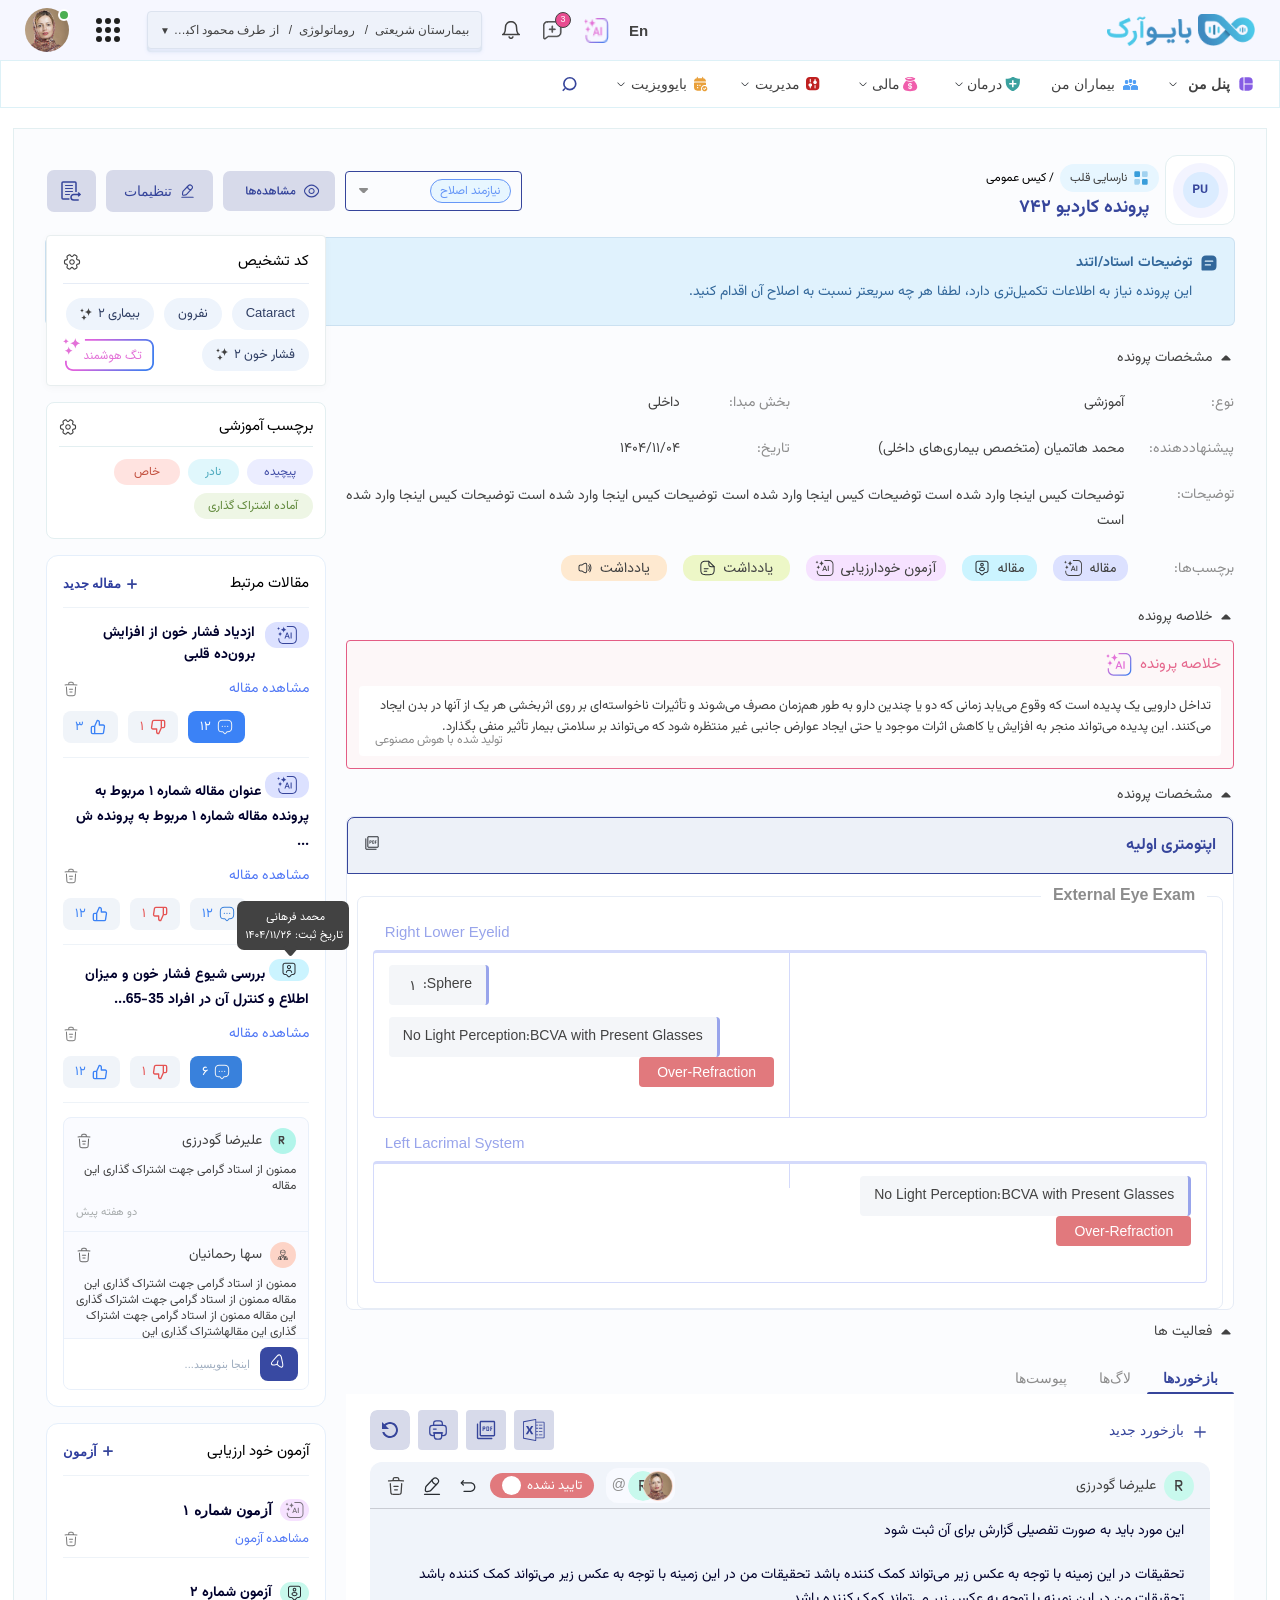
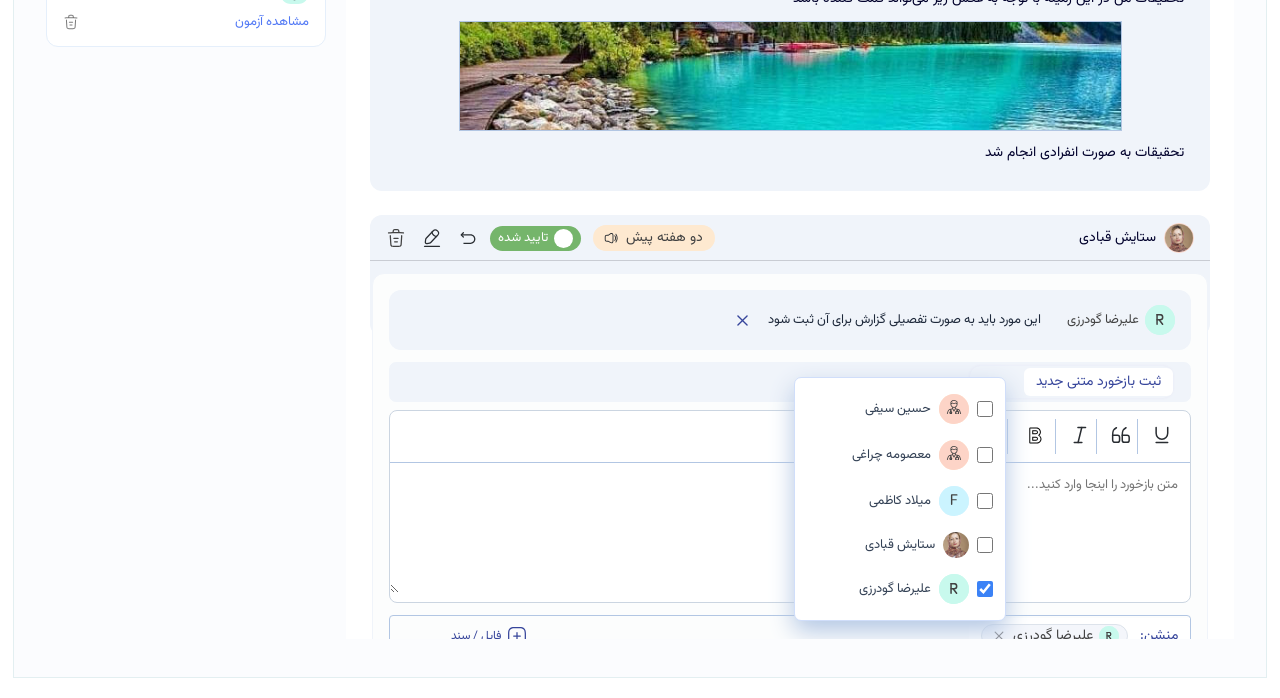
<file: task01-b/index.html>
<!DOCTYPE html>
<html lang="fa">
<head>
    <meta charset="UTF-8">
    <meta name="viewport" content="width=device-width, initial-scale=1.0">
    <title>بایوآرک</title>
    <link rel="stylesheet" href="./style.css">
</head>

<body>

    <header class="navbar">

        <!-- logo-bioarc -->
        <div class="logo">
            <img src="./image/bioarc.png" alt="bioarc">
        </div>

        <!-- left - part -->
        <div class="nav-left">

            <!-- logo-doctor -->
        <div class="log-dr">
            <img src="./image/dr.png" alt="logo doctor" class="logo-doctor">
            <span class="online-status"></span>
        </div>


            <!-- dot-9 -->
            <div class="menu-dots">
                <span></span>
                <span></span>
                <span></span>
                <span></span>
                <span></span>
                <span></span>
                <span></span>
                <span></span>
                <span></span>
            </div>

            <div class="hospital">
                <span>
                    بیمارستان شریعتی&nbsp; / &nbsp;
                     روماتولوژی&nbsp; / &nbsp;
                     از طرف محمود اکبریان
                </span>
                <span class="arrow">▼</span>
            </div>

            <!-- bell -->
            <div class="bell">
                <svg width="18" height="18" viewBox="0 0 18 18" fill="none" xmlns="http://www.w3.org/2000/svg">
                <g clip-path="url(#clip0_44_186)">
                <path d="M9 0.642857C10.4629 0.642857 11.8658 1.22397 12.9002 2.25837C13.9346 3.29277 14.5157 4.69571 14.5157 6.15857C14.5157 12.2914 16.7529 13.5 17.3571 13.5H0.642853C1.26 13.5 3.48428 12.2786 3.48428 6.15857C3.48428 4.69571 4.0654 3.29277 5.0998 2.25837C6.13419 1.22397 7.53714 0.642857 9 0.642857V0.642857Z" stroke="#424242" stroke-width="1.5" stroke-linecap="round" stroke-linejoin="round"/>
                <path d="M7.07141 15.8529C7.18255 16.2797 7.43218 16.6577 7.78119 16.9275C8.1302 17.1973 8.55886 17.3436 8.99998 17.3436C9.44111 17.3436 9.86976 17.1973 10.2188 16.9275C10.5678 16.6577 10.8174 16.2797 10.9286 15.8529" stroke="#424242" stroke-width="1.5" stroke-linecap="round" stroke-linejoin="round"/>
                </g>
                <defs>
                <clipPath id="clip0_44_186">
                <rect width="18" height="18" fill="white"/>
                </clipPath>
                </defs>
                </svg>
            </div>


            <!-- پیام -->
            <div class="message">
                <svg width="19" height="19" viewBox="0 0 19 19" fill="none" xmlns="http://www.w3.org/2000/svg">
                <path fill-rule="evenodd" clip-rule="evenodd" d="M4.51316 1.19737C2.6819 1.19736 1.19737 2.6819 1.19737 4.51316L1.19737 16.8651C1.19737 17.2521 1.63622 17.4758 1.94935 17.2484L5.16095 14.9167L13.9868 14.9167C15.8181 14.9167 17.3026 13.4321 17.3026 11.6009V4.51318C17.3026 2.68192 15.8181 1.19739 13.9868 1.19739L4.51316 1.19737ZM0.250001 4.51316C0.250001 2.15868 2.15869 0.249995 4.51317 0.25L13.9869 0.250019C16.3413 0.250024 18.25 2.1587 18.25 4.51318V11.6009C18.25 13.9553 16.3413 15.864 13.9868 15.864L5.4686 15.864L2.50595 18.015C1.56655 18.6971 0.25 18.026 0.25 16.8651L0.250001 4.51316ZM9.25003 4.98684C9.51164 4.98684 9.72371 5.19891 9.72371 5.46052V7.82894H12.0921C12.3537 7.82894 12.5658 8.04102 12.5658 8.30262C12.5658 8.56423 12.3537 8.77631 12.0921 8.77631H9.72371V11.1447C9.72371 11.4063 9.51164 11.6184 9.25003 11.6184C8.98842 11.6184 8.77634 11.4063 8.77634 11.1447V8.77631H6.40792C6.14631 8.77631 5.93424 8.56423 5.93424 8.30262C5.93424 8.04102 6.14631 7.82894 6.40792 7.82894H8.77634V5.46052C8.77634 5.19891 8.98842 4.98684 9.25003 4.98684Z" fill="#424242" stroke="#424242" stroke-width="0.5" stroke-linecap="round"/>
                </svg>
                <span class="badge">3</span>
            </div>

            <!-- AI -->
            <div class="ai">
                <img src="./image/ai.png" alt="AI LOGO">
            </div>

            <!-- language-->
            <div class="language">
                En
            </div>

        </div>
    </header>
    <!-- part-menu -->
    <div class="menu">
        <div class="menu-panel">
                <svg width="16" height="16" viewBox="0 0 16 16" fill="none" xmlns="http://www.w3.org/2000/svg">
                <path d="M5.50004 1.33334V14.6667H5.20671C2.78004 14.6667 1.33337 13.22 1.33337 10.7933V5.20667C1.33337 2.78 2.78004 1.33334 5.20671 1.33334H5.50004Z" fill="#865DE4"/>
                <path d="M14.6667 5.20667V7.5H6.5V1.33334H10.7933C13.22 1.33334 14.6667 2.78 14.6667 5.20667Z" fill="#865DE4"/>
                <path d="M14.6667 8.5V10.7933C14.6667 13.22 13.22 14.6667 10.7933 14.6667H6.5V8.5H14.6667Z" fill="#865DE4"/>
                </svg>
            <span > پنل من</span>
            <svg width="10" height="10" viewBox="0 0 10 10" fill="none" xmlns="http://www.w3.org/2000/svg">
            <path d="M5.00001 7C4.70834 7 4.41667 6.8875 4.19584 6.66667L1.47917 3.95C1.35834 3.82917 1.35834 3.62917 1.47917 3.50833C1.60001 3.3875 1.80001 3.3875 1.92084 3.50833L4.63751 6.225C4.83751 6.425 5.16251 6.425 5.36251 6.225L8.07917 3.50833C8.20001 3.3875 8.40001 3.3875 8.52084 3.50833C8.64167 3.62917 8.64167 3.82917 8.52084 3.95L5.80417 6.66667C5.58334 6.8875 5.29167 7 5.00001 7Z" fill="#292D32"/>
            </svg>
        </div>
        <div class="my-patyients">
        
            <span class="patients-icon">
                 <svg width="15" height="11" viewBox="0 0 15 11" fill="none" xmlns="http://www.w3.org/2000/svg">
                <path d="M5.22252 2.94557C5.22252 4.03048 4.47701 4.9092 3.55657 4.9092C2.63614 4.9092 1.89062 4.03048 1.89062 2.94557C1.89062 1.86066 2.63614 0.981934 3.55657 0.981934C4.47701 0.981934 5.22252 1.86066 5.22252 2.94557Z" fill="#519FF5"/>
                <path fill-rule="evenodd" clip-rule="evenodd" d="M3.55657 3.92739C4.01696 3.92739 4.38955 3.48822 4.38955 2.94557C4.38955 2.40292 4.01696 1.96375 3.55657 1.96375C3.09619 1.96375 2.7236 2.40292 2.7236 2.94557C2.7236 3.48822 3.09619 3.92739 3.55657 3.92739ZM3.55657 4.9092C4.47701 4.9092 5.22252 4.03048 5.22252 2.94557C5.22252 1.86066 4.47701 0.981934 3.55657 0.981934C2.63614 0.981934 1.89062 1.86066 1.89062 2.94557C1.89062 4.03048 2.63614 4.9092 3.55657 4.9092Z" fill="#519FF5"/>
                <path d="M0 8.12229C0 6.63838 2.35861 5.89087 3.54014 5.89087C4.72167 5.89087 7.08028 6.63838 7.08028 8.12229V10.8H0V8.12229Z" fill="#519FF5"/>
                <path fill-rule="evenodd" clip-rule="evenodd" d="M0.972164 7.84635C0.840579 7.99942 0.832974 8.08724 0.832974 8.12229V9.81814H6.24731V8.12229C6.24731 8.08724 6.23968 7.99942 6.10812 7.84635C5.96922 7.68475 5.73977 7.51141 5.42524 7.3526C4.79243 7.03302 4.0191 6.87269 3.54014 6.87269C3.06118 6.87269 2.28785 7.03302 1.65504 7.3526C1.34052 7.51141 1.11105 7.68475 0.972164 7.84635ZM3.54014 5.89087C2.35861 5.89087 0 6.63838 0 8.12229V10.8H7.08028V8.12229C7.08028 6.63838 4.72167 5.89087 3.54014 5.89087Z" fill="#519FF5"/>
                <path d="M13.1366 2.94557C13.1366 4.03048 12.3911 4.9092 11.4706 4.9092C10.5502 4.9092 9.80469 4.03048 9.80469 2.94557C9.80469 1.86066 10.5502 0.981934 11.4706 0.981934C12.3911 0.981934 13.1366 1.86066 13.1366 2.94557Z" fill="#519FF5"/>
                <path fill-rule="evenodd" clip-rule="evenodd" d="M11.4706 3.92739C11.931 3.92739 12.3036 3.48822 12.3036 2.94557C12.3036 2.40292 11.931 1.96375 11.4706 1.96375C11.0103 1.96375 10.6377 2.40292 10.6377 2.94557C10.6377 3.48822 11.0103 3.92739 11.4706 3.92739ZM11.4706 4.9092C12.3911 4.9092 13.1366 4.03048 13.1366 2.94557C13.1366 1.86066 12.3911 0.981934 11.4706 0.981934C10.5502 0.981934 9.80469 1.86066 9.80469 2.94557C9.80469 4.03048 10.5502 4.9092 11.4706 4.9092Z" fill="#519FF5"/>
                <path d="M9.17565 1.96363C9.17565 3.04854 8.43013 3.92727 7.5097 3.92727C6.58926 3.92727 5.84375 3.04854 5.84375 1.96363C5.84375 0.878726 6.58926 0 7.5097 0C8.43013 0 9.17565 0.878726 9.17565 1.96363Z" fill="#519FF5"/>
                <path fill-rule="evenodd" clip-rule="evenodd" d="M7.5097 2.94545C7.97008 2.94545 8.34267 2.50628 8.34267 1.96363C8.34267 1.42098 7.97008 0.981817 7.5097 0.981817C7.04931 0.981817 6.67672 1.42098 6.67672 1.96363C6.67672 2.50628 7.04931 2.94545 7.5097 2.94545ZM7.5097 3.92727C8.43013 3.92727 9.17565 3.04854 9.17565 1.96363C9.17565 0.878726 8.43013 0 7.5097 0C6.58926 0 5.84375 0.878726 5.84375 1.96363C5.84375 3.04854 6.58926 3.92727 7.5097 3.92727Z" fill="#519FF5"/>
                <path d="M7.92188 8.12229C7.92188 6.63838 10.2805 5.89087 11.462 5.89087C12.6435 5.89087 15.0022 6.63838 15.0022 8.12229V10.8H7.92188V8.12229Z" fill="#519FF5"/>
                <path fill-rule="evenodd" clip-rule="evenodd" d="M8.89404 7.84635C8.76247 7.99942 8.75485 8.08724 8.75485 8.12229V9.81814H14.1692V8.12229C14.1692 8.08724 14.1616 7.99942 14.03 7.84635C13.8911 7.68475 13.6616 7.51141 13.3471 7.3526C12.7143 7.03302 11.941 6.87269 11.462 6.87269C10.9831 6.87269 10.2097 7.03302 9.57691 7.3526C9.26238 7.51141 9.03294 7.68475 8.89404 7.84635ZM11.462 5.89087C10.2805 5.89087 7.92188 6.63838 7.92188 8.12229V10.8H15.0022V8.12229C15.0022 6.63838 12.6435 5.89087 11.462 5.89087Z" fill="#519FF5"/>
                <path fill-rule="evenodd" clip-rule="evenodd" d="M7.51174 7.14061C7.51174 6.31696 6.74236 5.72016 5.84375 5.35218C6.30534 5.09715 6.86902 4.90918 7.51178 4.90918C8.15454 4.90918 8.71818 5.09715 9.17981 5.35218C8.2812 5.72016 7.51174 6.31696 7.51174 7.14061Z" fill="#519FF5"/>
                <path fill-rule="evenodd" clip-rule="evenodd" d="M7.51178 7.14061C7.51178 6.70178 7.73019 6.32737 8.07012 6.01765C8.08928 6.00017 8.10886 5.9829 8.12876 5.96586C8.41876 5.71766 8.78694 5.51305 9.17981 5.35218C8.82463 5.15596 8.40902 4.99941 7.94347 4.93765C7.80399 4.91919 7.65997 4.90918 7.51178 4.90918C7.36355 4.90918 7.21957 4.91919 7.08005 4.93765C6.6145 4.99941 6.19893 5.15596 5.84375 5.35218C6.23662 5.51305 6.6048 5.71766 6.89475 5.96586C6.91466 5.9829 6.93424 6.00017 6.9534 6.01765C7.29337 6.32737 7.51178 6.70178 7.51178 7.14061Z" fill="#519FF5"/>
                </svg>
            </span>

            <span>
                بیماران من
            </span>

        </div>
        <div class="therapy">
            <span class="therapy-icon">
                <svg width="16" height="16" viewBox="0 0 16 16" fill="none" xmlns="http://www.w3.org/2000/svg">
                <g clip-path="url(#clip0_1_2587)">
                <path fill-rule="evenodd" clip-rule="evenodd" d="M6.88828 1.19675C7.57889 0.786263 8.46512 0.786267 9.15576 1.19675L9.96127 1.67551C11.0905 2.34672 12.3774 2.49654 13.6697 2.64702C14.0875 2.69569 14.5059 2.74439 14.9197 2.81081C14.9197 2.81081 14.9288 3.51558 14.9192 3.83554L14.8367 6.58431C14.7658 8.94166 13.6878 11.1771 11.8386 12.8013C10.9662 13.5676 10.064 14.2597 9.02726 14.8349C8.41258 15.1758 7.65213 15.2029 7.01097 14.9065C5.81395 14.3531 4.75385 13.6513 3.78612 12.8013C1.93688 11.1771 0.858891 8.94166 0.788068 6.58431L0.70575 3.8443C0.695999 3.5198 0.70575 2.81081 0.70575 2.81081C1.04172 2.77222 1.38415 2.74058 1.72917 2.70872C3.25232 2.56795 4.82595 2.42253 6.11692 1.65522L6.88828 1.19675ZM7.01825 7.03904V4.34835H8.59931V7.03904H11.3662V8.57657H8.59931V11.2673H7.01825V8.57657H4.25139V7.03904H7.01825Z" fill="#3BA19F"/>
                </g>
                <defs>
                <clipPath id="clip0_1_2587">
                <rect width="16" height="16" fill="white"/>
                </clipPath>
                </defs>
                </svg>
            </span>
            <span class="therapy-txt">
                درمان
            </span>
            <span class="therapy-menu">
            <svg width="10" height="10" viewBox="0 0 10 10" fill="none" xmlns="http://www.w3.org/2000/svg">
            <path d="M5.00001 7C4.70834 7 4.41667 6.8875 4.19584 6.66667L1.47917 3.95C1.35834 3.82917 1.35834 3.62917 1.47917 3.50833C1.60001 3.3875 1.80001 3.3875 1.92084 3.50833L4.63751 6.225C4.83751 6.425 5.16251 6.425 5.36251 6.225L8.07917 3.50833C8.20001 3.3875 8.40001 3.3875 8.52084 3.50833C8.64167 3.62917 8.64167 3.82917 8.52084 3.95L5.80417 6.66667C5.58334 6.8875 5.29167 7 5.00001 7Z" fill="#292D32"/>
            </svg>
            </span>
        </div>
        <div class="Financial">
            <span class="financial-icon">
                <svg width="15" height="15" viewBox="0 0 15 15" fill="none" xmlns="http://www.w3.org/2000/svg">
                <path fill-rule="evenodd" clip-rule="evenodd" d="M7.12661 0C5.25138 0 3.54255 0.589365 2.53182 1.07113C2.44073 1.11454 2.35533 1.15708 2.27599 1.19823C2.11896 1.27967 1.98565 1.35569 1.87907 1.42234L3.02909 3.03337L3.57037 3.23846C5.68633 4.25437 8.52379 4.25437 10.6397 3.23846L11.2544 2.93499L12.3418 1.42234C12.1824 1.32124 11.962 1.1986 11.6909 1.06818C11.6744 1.06024 11.6576 1.05226 11.6407 1.04426C10.6344 0.567738 8.96705 0 7.12661 0ZM4.45185 1.82383C4.03795 1.75113 3.63132 1.65094 3.24744 1.53594C4.1946 1.13571 5.60615 0.711168 7.12661 0.711168C8.18006 0.711168 9.17613 0.915009 9.99999 1.17311C9.03451 1.30281 8.00423 1.52174 7.02273 1.79191C6.25048 2.00451 5.34778 1.98112 4.45185 1.82383ZM11.0782 3.82451L10.9764 3.87338C8.64872 4.99098 5.5614 4.99098 3.23374 3.87338L3.137 3.82692C-0.359545 7.47809 -3.02929 14.2222 7.12661 14.2222C17.2825 14.2222 14.5476 7.3521 11.0782 3.82451ZM6.69523 7.11168C6.23661 7.11168 5.86486 7.46545 5.86486 7.90187C5.86486 8.33829 6.23661 8.69206 6.69523 8.69206V7.11168ZM7.5256 6.3215V5.9264H6.69523V6.3215C5.77804 6.3215 5.03448 7.02907 5.03448 7.90187C5.03448 8.77467 5.77804 9.48225 6.69523 9.48225V11.0626C6.33431 11.0626 6.0262 10.8433 5.91198 10.5359C5.83559 10.3301 5.59839 10.2223 5.3822 10.295C5.16597 10.3677 5.05267 10.5934 5.12911 10.7992C5.35688 11.4125 5.97148 11.8528 6.69523 11.8528V12.2479H7.5256V11.8528C8.44279 11.8528 9.18635 11.1452 9.18635 10.2724C9.18635 9.39963 8.44279 8.69206 7.5256 8.69206V7.11168C7.88652 7.11168 8.19463 7.331 8.30885 7.63842C8.38525 7.84419 8.62244 7.95201 8.83863 7.87927C9.05486 7.80657 9.16816 7.58086 9.09173 7.37513C8.86396 6.76183 8.24936 6.3215 7.5256 6.3215ZM7.5256 9.48225V11.0626C7.98422 11.0626 8.35598 10.7089 8.35598 10.2724C8.35598 9.83601 7.98422 9.48225 7.5256 9.48225Z" fill="#F05EAC"/>
                </svg>
            </span>
            <span class="financial-txt">
                مالی
            </span>
            <span class="financial-menu">
            <svg width="10" height="10" viewBox="0 0 10 10" fill="none" xmlns="http://www.w3.org/2000/svg">
            <path d="M5.00001 7C4.70834 7 4.41667 6.8875 4.19584 6.66667L1.47917 3.95C1.35834 3.82917 1.35834 3.62917 1.47917 3.50833C1.60001 3.3875 1.80001 3.3875 1.92084 3.50833L4.63751 6.225C4.83751 6.425 5.16251 6.425 5.36251 6.225L8.07917 3.50833C8.20001 3.3875 8.40001 3.3875 8.52084 3.50833C8.64167 3.62917 8.64167 3.82917 8.52084 3.95L5.80417 6.66667C5.58334 6.8875 5.29167 7 5.00001 7Z" fill="#292D32"/>
            </svg>
            </span>
        </div>
        <div class="management">
            <span class="managment-icon">
               <svg width="14" height="14" viewBox="0 0 14 14" fill="none" xmlns="http://www.w3.org/2000/svg">
                <path d="M9.46 0H3.87333C1.44667 0 0 1.44667 0 3.87333V9.45333C0 11.8867 1.44667 13.3333 3.87333 13.3333H9.45333C11.88 13.3333 13.3267 11.8867 13.3267 9.46V3.87333C13.3333 1.44667 11.8867 0 9.46 0ZM3.78 2.33333C3.78 2.06 4.00667 1.83333 4.28 1.83333C4.55333 1.83333 4.78 2.06 4.78 2.33333V4.93333C4.78 5.20667 4.55333 5.43333 4.28 5.43333C4.00667 5.43333 3.78 5.20667 3.78 4.93333V2.33333ZM5.12787 9.56616C4.93104 9.67011 4.78 9.85986 4.78 10.0825V11C4.78 11.2733 4.55333 11.5 4.28 11.5C4.00667 11.5 3.78 11.2733 3.78 11V10.0825C3.78 9.85986 3.62892 9.67017 3.43222 9.56596C2.85698 9.2612 2.46667 8.66096 2.46667 7.96667C2.46667 6.96667 3.28 6.14667 4.28 6.14667C5.28 6.14667 6.1 6.96 6.1 7.96667C6.1 8.66111 5.70482 9.26145 5.12787 9.56616ZM9.55333 11C9.55333 11.2733 9.32667 11.5 9.05333 11.5C8.78 11.5 8.55333 11.2733 8.55333 11V8.4C8.55333 8.12667 8.78 7.9 9.05333 7.9C9.32667 7.9 9.55333 8.12667 9.55333 8.4V11ZM9.05333 7.18C8.05333 7.18 7.23333 6.36667 7.23333 5.36C7.23333 4.66556 7.62851 4.06521 8.20547 3.76051C8.4023 3.65655 8.55333 3.46681 8.55333 3.24421V2.33333C8.55333 2.06 8.78 1.83333 9.05333 1.83333C9.32667 1.83333 9.55333 2.06 9.55333 2.33333V3.25088C9.55333 3.47347 9.70442 3.66316 9.90111 3.76737C10.4764 4.07214 10.8667 4.67238 10.8667 5.36667C10.8667 6.36667 10.0533 7.18 9.05333 7.18Z" fill="#BF1F1F"/>
                </svg>
                
            </span>
            <span class="managment-txt">مدیریت</span>
            <span class="management-menu">
                <svg width="10" height="10" viewBox="0 0 10 10" fill="none" xmlns="http://www.w3.org/2000/svg">
                <path d="M5.00001 7C4.70834 7 4.41667 6.8875 4.19584 6.66667L1.47917 3.95C1.35834 3.82917 1.35834 3.62917 1.47917 3.50833C1.60001 3.3875 1.80001 3.3875 1.92084 3.50833L4.63751 6.225C4.83751 6.425 5.16251 6.425 5.36251 6.225L8.07917 3.50833C8.20001 3.3875 8.40001 3.3875 8.52084 3.50833C8.64167 3.62917 8.64167 3.82917 8.52084 3.95L5.80417 6.66667C5.58334 6.8875 5.29167 7 5.00001 7Z" fill="#292D32"/>
                </svg>
            </span>
        </div>
        
        <div class="biovisit">
            <span class="biovisit-icon">
                <svg width="16" height="16" viewBox="0 0 16 16" fill="none" xmlns="http://www.w3.org/2000/svg">
                <path d="M11.1667 2.37334V1.33334C11.1667 1.06 10.94 0.833336 10.6667 0.833336C10.3933 0.833336 10.1667 1.06 10.1667 1.33334V2.33334H5.83332V1.33334C5.83332 1.06 5.60666 0.833336 5.33332 0.833336C5.05999 0.833336 4.83332 1.06 4.83332 1.33334V2.37334C3.03332 2.54 2.15999 3.61334 2.02666 5.20667C2.01332 5.4 2.17332 5.56 2.35999 5.56H13.64C13.8333 5.56 13.9933 5.39334 13.9733 5.20667C13.84 3.61334 12.9667 2.54 11.1667 2.37334Z" fill="#E9A03A"/>
                <path d="M12.6667 10C11.1933 10 10 11.1933 10 12.6667C10 13.1667 10.14 13.64 10.3867 14.04C10.8467 14.8133 11.6933 15.3333 12.6667 15.3333C13.64 15.3333 14.4867 14.8133 14.9467 14.04C15.1933 13.64 15.3333 13.1667 15.3333 12.6667C15.3333 11.1933 14.14 10 12.6667 10ZM14.0467 12.38L12.6267 13.6933C12.5333 13.78 12.4067 13.8267 12.2867 13.8267C12.16 13.8267 12.0333 13.78 11.9333 13.68L11.2733 13.02C11.08 12.8267 11.08 12.5067 11.2733 12.3133C11.4667 12.12 11.7867 12.12 11.98 12.3133L12.3 12.6333L13.3667 11.6467C13.5667 11.46 13.8867 11.4733 14.0733 11.6733C14.26 11.8733 14.2467 12.1867 14.0467 12.38Z" fill="#E9A03A"/>
                <path d="M13.3333 6.56H2.66667C2.3 6.56 2 6.86 2 7.22666V11.3333C2 13.3333 3 14.6667 5.33333 14.6667H8.62C9.08 14.6667 9.4 14.22 9.25333 13.7867C9.12 13.4 9.00667 12.9733 9.00667 12.6667C9.00667 10.6467 10.6533 9 12.6733 9C12.8667 9 13.06 9.01333 13.2467 9.04666C13.6467 9.10666 14.0067 8.79333 14.0067 8.39333V7.23333C14 6.86 13.7 6.56 13.3333 6.56ZM6.14 12.14C6.01333 12.26 5.84 12.3333 5.66667 12.3333C5.49333 12.3333 5.32 12.26 5.19333 12.14C5.07333 12.0133 5 11.84 5 11.6667C5 11.4933 5.07333 11.32 5.19333 11.1933C5.26 11.1333 5.32667 11.0867 5.41333 11.0533C5.66 10.9467 5.95333 11.0067 6.14 11.1933C6.26 11.32 6.33333 11.4933 6.33333 11.6667C6.33333 11.84 6.26 12.0133 6.14 12.14ZM6.14 9.80666C6.10667 9.83333 6.07333 9.86 6.04 9.88666C6 9.91333 5.96 9.93333 5.92 9.94666C5.88 9.96666 5.84 9.98 5.8 9.98666C5.75333 9.99333 5.70667 10 5.66667 10C5.49333 10 5.32 9.92666 5.19333 9.80666C5.07333 9.68 5 9.50666 5 9.33333C5 9.16 5.07333 8.98666 5.19333 8.86C5.34667 8.70666 5.58 8.63333 5.8 8.68C5.84 8.68666 5.88 8.7 5.92 8.72C5.96 8.73333 6 8.75333 6.04 8.78C6.07333 8.80666 6.10667 8.83333 6.14 8.86C6.26 8.98666 6.33333 9.16 6.33333 9.33333C6.33333 9.50666 6.26 9.68 6.14 9.80666ZM8.47333 9.80666C8.34667 9.92666 8.17333 10 8 10C7.82667 10 7.65333 9.92666 7.52667 9.80666C7.40667 9.68 7.33333 9.50666 7.33333 9.33333C7.33333 9.16 7.40667 8.98666 7.52667 8.86C7.78 8.61333 8.22667 8.61333 8.47333 8.86C8.59333 8.98666 8.66667 9.16 8.66667 9.33333C8.66667 9.50666 8.59333 9.68 8.47333 9.80666Z" fill="#E9A03A"/>
                </svg>
            </span>
            <span>
            بایوویزیت
            </span>
            <span>
                <svg width="10" height="10" viewBox="0 0 10 10" fill="none" xmlns="http://www.w3.org/2000/svg">
                <path d="M5.00001 7C4.70834 7 4.41667 6.8875 4.19584 6.66667L1.47917 3.95C1.35834 3.82917 1.35834 3.62917 1.47917 3.50833C1.60001 3.3875 1.80001 3.3875 1.92084 3.50833L4.63751 6.225C4.83751 6.425 5.16251 6.425 5.36251 6.225L8.07917 3.50833C8.20001 3.3875 8.40001 3.3875 8.52084 3.50833C8.64167 3.62917 8.64167 3.82917 8.52084 3.95L5.80417 6.66667C5.58334 6.8875 5.29167 7 5.00001 7Z" fill="#292D32"/>
                </svg>
            </span>
        </div>
        <div class="search">
            <span>
                <svg width="18" height="18" viewBox="0 0 18 18" fill="none" xmlns="http://www.w3.org/2000/svg">
                <path d="M2.25 8.625C2.25 12.56 5.43997 15.75 9.375 15.75C13.31 15.75 16.5 12.56 16.5 8.625C16.5 4.68997 13.31 1.5 9.375 1.5C5.43997 1.5 2.25 4.68997 2.25 8.625Z" stroke="#36459B" stroke-width="2" stroke-linecap="round" stroke-linejoin="round"/>
                <path d="M1.5 16.5L3 15" stroke="#36459B" stroke-width="2" stroke-linecap="round" stroke-linejoin="round"/>
                </svg>
            </span>
        </div>
    </div>

    
    <div class="main-content">

        <div class="pu-form">

            <span class="pu">
                <svg width="55" height="55" viewBox="0 0 55 55" fill="none" xmlns="http://www.w3.org/2000/svg">
                    <circle cx="27.5" cy="27.5" r="27.5" fill="#F3F4FF"/>
                    <circle cx="28" cy="27" r="18" fill="#DBECFF"/>
                    <path d="M21.8755 26.9948V30H20.1172V21.4696H23.4459C24.0859 21.4696 24.6494 21.5878 25.1363 21.8243C25.6233 22.0574 25.9972 22.3896 26.2581 22.8209C26.5189 23.2522 26.6494 23.7426 26.6494 24.2922C26.6494 25.127 26.3624 25.7861 25.7885 26.2696C25.2181 26.753 24.4268 26.9948 23.4146 26.9948H21.8755ZM21.8755 25.5704H23.4459C23.912 25.5704 24.2668 25.4609 24.5103 25.2417C24.7537 25.0226 24.8755 24.7096 24.8755 24.3026C24.8755 23.8852 24.752 23.5478 24.505 23.2904C24.2581 23.033 23.9189 22.9009 23.4876 22.8939H21.8755V25.5704ZM34.3224 21.4696V27.0887C34.3224 28.0209 34.0303 28.7583 33.4459 29.3009C32.8616 29.8435 32.0633 30.1148 31.0511 30.1148C30.0563 30.1148 29.265 29.8522 28.6772 29.327C28.0929 28.7983 27.7937 28.073 27.7798 27.1513V21.4696H29.5381V27.0991C29.5381 27.6591 29.672 28.0678 29.9398 28.3252C30.2076 28.5791 30.5781 28.7061 31.0511 28.7061C32.039 28.7061 32.5416 28.1861 32.559 27.1461V21.4696H34.3224Z" fill="#36459B"/>
                </svg>
            </span>
            <div class="cardio-info">

                <div class="cardio-row">
                    <span class="narasaei">
                        <svg width="16" height="16" viewBox="0 0 16 16" fill="none" xmlns="http://www.w3.org/2000/svg">
                            <path opacity="0.4" d="M14.6667 5.68V2.65333C14.6667 1.71333 14.24 1.33333 13.18 1.33333H10.4867C9.42667 1.33333 9 1.71333 9 2.65333V5.67333C9 6.62 9.42667 6.99333 10.4867 6.99333H13.18C14.24 6.99999 14.6667 6.62 14.6667 5.68Z" fill="#399DDA"/>

                            <path d="M14.6667 13.18V10.4867C14.6667 9.42667 14.24 9 13.18 9H10.4867C9.42667 9 9 9.42667 9 10.4867V13.18C9 14.24 9.42667 14.6667 10.4867 14.6667H13.18C14.24 14.6667 14.6667 14.24 14.6667 13.18Z" fill="#399DDA"/>

                            <path d="M7.00004 5.68V2.65333C7.00004 1.71333 6.57337 1.33333 5.51337 1.33333H2.82004C1.76004 1.33333 1.33337 1.71333 1.33337 2.65333V5.67333C1.33337 6.62 1.76004 6.99333 2.82004 6.99333H5.51337C6.57337 6.99999 7.00004 6.62 7.00004 5.68Z" fill="#399DDA"/>

                            <path opacity="0.4" d="M7.00004 13.18V10.4867C7.00004 9.42667 6.57337 9 5.51337 9H2.82004C1.76004 9 1.33337 9.42667 1.33337 10.4867V13.18C1.33337 14.24 1.76004 14.6667 2.82004 14.6667H5.51337C7.00004 13.18Z" fill="#399DDA"/>
                        </svg>

                        <span>نارسایی قلب</span>
                    </span>

                    <span class="case-type"> / کیس عمومی</span>
                </div>

                <span class="cardio-type">پرونده کاردیو ۷۴۲</span>

            </div>
            
        </div>
        <div class="button-left">

            <button class="button-log" type="button">
                <svg width="20" height="20" viewBox="0 0 20 20" fill="none" xmlns="http://www.w3.org/2000/svg">
                    <g clip-path="url(#clip0_1_2524)">
                        <path d="M15 10.8955V2C15 1.44772 14.5523 1 14 1H2C1.44772 1 1 1.44772 1 2V17C1 17.5523 1.44772 18 2 18H8.40385" stroke="#36459B" stroke-width="1.5"/>
                        <path d="M4.5 4.5H11.5" stroke="#36459B" stroke-linecap="round"/>
                        <path d="M4.5 7.5H11.5" stroke="#36459B" stroke-linecap="round"/>
                        <path d="M4.5 10.5H11.5" stroke="#36459B" stroke-linecap="round"/>
                        <path d="M4.5 13.5H8.5" stroke="#36459B" stroke-linecap="round"/>
                        <path d="M17.2 19H12.772C11.242 19 10 17.7552 10 16.2217C10 14.6881 11.242 13.4433 12.772 13.4433H18.865" stroke="#36459B" stroke-width="1.5" stroke-miterlimit="10" stroke-linecap="round" stroke-linejoin="round"/>
                        <path d="M17.5869 14.8415L18.9999 13.4162L17.5869 12" stroke="#36459B" stroke-width="1.5" stroke-linecap="round" stroke-linejoin="round"/>
                    </g>

                    <defs>
                        <clipPath id="clip0_1_2524">
                            <rect width="20" height="20" fill="white"/>
                        </clipPath>
                    </defs>
                </svg>
            </button>


            <button class="button-set" type="button" onclick="settingAction()">

                <span>تنظیمات</span>

                <svg width="15" height="20" viewBox="0 0 20 20" fill="none" xmlns="http://www.w3.org/2000/svg">
                    <path d="M11.05 3L4.20834 10.2417C3.95 10.5167 3.7 11.0583 3.65 11.4333L3.34167 14.1333C3.23334 15.1083 3.93334 15.775 4.9 15.6083L7.58334 15.15C7.95834 15.0833 8.48334 14.8083 8.74167 14.525L15.5833 7.28334C16.7667 6.03334 17.3 4.60834 15.4583 2.86667C13.625 1.14167 12.2333 1.75 11.05 3Z" stroke="#36459B" stroke-width="1.5" stroke-miterlimit="10" stroke-linecap="round" stroke-linejoin="round"/>
                    <path d="M9.90834 4.20833C10.2667 6.50833 12.1333 8.26666 14.45 8.49999" stroke="#36459B" stroke-width="1.5" stroke-miterlimit="10" stroke-linecap="round" stroke-linejoin="round"/>
                    <path d="M2.5 18.3333H17.5" stroke="#36459B" stroke-width="1.5" stroke-miterlimit="10" stroke-linecap="round" stroke-linejoin="round"/>
                </svg>

            </button>


            <button class="button-view" type="button">

                <svg width="100" height="40" viewBox="0 0 112 40" fill="none" xmlns="http://www.w3.org/2000/svg">

                    <path d="M20.4126 24.1826H20.1691C19.3453 24.1826 18.7204 23.9757 18.2943 23.5617C17.8682 23.1478 17.6532 22.5229 17.6491 21.687C17.6491 21.5571 17.6532 21.3441 17.6613 21.0478C17.6694 20.7475 17.6734 20.3823 17.6734 19.9522C17.6734 19.6965 17.6714 19.4226 17.6674 19.1304C17.6633 18.8342 17.6572 18.5339 17.6491 18.2296C17.641 17.9212 17.6288 17.6148 17.6126 17.3104C17.6004 17.002 17.5842 16.7058 17.5639 16.4217C17.5436 16.1336 17.5192 15.8658 17.4908 15.6183C17.4624 15.3667 17.43 15.1455 17.3934 14.9548L18.9213 14.4983C18.9659 14.7336 19.0065 15.0217 19.043 15.3626C19.0795 15.6994 19.112 16.0606 19.1404 16.4461C19.1688 16.8316 19.1891 17.2252 19.2013 17.627C19.2175 18.0246 19.2256 18.4 19.2256 18.753C19.2256 18.9681 19.2277 19.1974 19.2317 19.4409C19.2358 19.6803 19.2378 19.8913 19.2378 20.0739C19.2378 20.2281 19.2358 20.3742 19.2317 20.5122C19.2317 20.6461 19.2297 20.7759 19.2256 20.9017C19.2256 21.0275 19.2236 21.1513 19.2195 21.273C19.2195 21.3948 19.2195 21.5186 19.2195 21.6443C19.2195 21.6768 19.2195 21.7093 19.2195 21.7417C19.2195 21.8878 19.2337 22.0177 19.2621 22.1313C19.2946 22.2449 19.3494 22.3403 19.4265 22.4174C19.5036 22.4904 19.601 22.5432 19.7187 22.5757C19.8404 22.6081 19.9804 22.6243 20.1387 22.6243H20.4126V24.1826ZM20.2716 22.6243H20.3873C20.5293 22.6243 20.649 22.6243 20.7464 22.6243C20.8479 22.6203 20.9452 22.6162 21.0386 22.6122C21.1319 22.6041 21.2293 22.598 21.3308 22.5939C21.4363 22.5858 21.5641 22.5777 21.7142 22.5696C21.5154 22.3139 21.3673 22.0339 21.2699 21.7296C21.1765 21.4252 21.1299 21.1148 21.1299 20.7983C21.1299 20.5751 21.1542 20.3539 21.2029 20.1348C21.2516 19.9116 21.3247 19.7006 21.4221 19.5017C21.5194 19.3029 21.6392 19.1183 21.7812 18.9478C21.9273 18.7774 22.0957 18.6293 22.2864 18.5035C22.2539 18.4954 22.2073 18.4771 22.1464 18.4487C22.0896 18.4203 21.9983 18.3716 21.8725 18.3026L22.7794 16.8235C22.7957 16.8235 22.8525 16.8478 22.9499 16.8965C23.0473 16.9412 23.1731 17.002 23.3273 17.0791C23.4815 17.1562 23.656 17.2455 23.8508 17.347C24.0496 17.4443 24.2545 17.5458 24.4655 17.6513C24.6765 17.7528 24.8876 17.8542 25.0986 17.9557C25.3096 18.0571 25.5064 18.1484 25.689 18.2296C26.0664 18.4 26.3992 18.5501 26.6873 18.68C26.9754 18.8099 27.231 18.9397 27.4542 19.0696C27.6815 19.1994 27.8823 19.3354 28.0568 19.4774C28.2354 19.6194 28.4038 19.7878 28.5621 19.9826C28.8136 20.291 28.9821 20.6238 29.0673 20.9809C29.116 21.1797 29.1403 21.3765 29.1403 21.5713C29.1403 21.7336 29.1139 21.9406 29.0612 22.1922C29.0084 22.4438 28.8745 22.7238 28.6594 23.0322C28.4484 23.3406 28.1705 23.5983 27.8255 23.8052C27.7079 23.8742 27.5638 23.933 27.3934 23.9817C27.227 24.0304 27.0505 24.071 26.8638 24.1035C26.6812 24.1359 26.4986 24.1603 26.316 24.1765C26.1374 24.1928 25.9792 24.2009 25.8412 24.2009C25.6708 24.2009 25.48 24.1928 25.269 24.1765C25.0621 24.1643 24.851 24.142 24.636 24.1096C24.425 24.0771 24.218 24.0365 24.0151 23.9878C23.8122 23.9391 23.6316 23.8803 23.4734 23.8113C23.0919 23.933 22.6354 24.0243 22.1038 24.0852C21.5722 24.1501 21 24.1826 20.3873 24.1826H20.2716V22.6243ZM26.3586 20.5061C26.3586 20.8875 26.2957 21.2629 26.1699 21.6322C26.0481 21.9974 25.8655 22.3322 25.6221 22.6365C25.691 22.6446 25.758 22.6507 25.8229 22.6548C25.8879 22.6588 25.9508 22.6609 26.0116 22.6609C26.2713 22.6609 26.5108 22.6325 26.7299 22.5757C26.9531 22.5148 27.1458 22.4357 27.3081 22.3383C27.4705 22.2409 27.5983 22.1272 27.6916 21.9974C27.785 21.8675 27.8316 21.7296 27.8316 21.5835C27.8316 21.4536 27.791 21.3197 27.7099 21.1817C27.6328 21.0438 27.5273 20.9099 27.3934 20.78C27.2594 20.6461 27.1012 20.5203 26.9186 20.4026C26.736 20.2809 26.5412 20.1713 26.3342 20.0739C26.3423 20.1429 26.3484 20.2159 26.3525 20.293C26.3565 20.3661 26.3586 20.4371 26.3586 20.5061ZM23.7777 19.3252C23.7452 19.3212 23.7128 19.3191 23.6803 19.3191C23.5545 19.3191 23.4226 19.3638 23.2847 19.453C23.1467 19.5383 23.0168 19.662 22.8951 19.8243C22.7774 19.9867 22.6861 20.1672 22.6212 20.3661C22.5684 20.5243 22.5421 20.6745 22.5421 20.8165C22.5421 20.8612 22.5441 20.9038 22.5481 20.9443C22.5644 21.0742 22.5989 21.2061 22.6516 21.34C22.7084 21.4739 22.7774 21.5997 22.8586 21.7174C22.9438 21.831 23.0392 21.9325 23.1447 22.0217C23.2502 22.107 23.3638 22.1678 23.4855 22.2043C23.6479 22.1678 23.8021 22.113 23.9481 22.04C24.0983 21.9629 24.2322 21.8614 24.3499 21.7357C24.4716 21.6099 24.5751 21.4577 24.6603 21.2791C24.7455 21.0965 24.8044 20.8835 24.8368 20.64C24.845 20.5751 24.849 20.5142 24.849 20.4574C24.849 20.3235 24.8206 20.1916 24.7638 20.0617C24.707 19.9278 24.6218 19.8081 24.5081 19.7026C24.3986 19.593 24.2768 19.5078 24.1429 19.447C24.009 19.382 23.8873 19.3414 23.7777 19.3252ZM32.8151 24.1826C32.4052 24.1826 32.0359 24.1299 31.7072 24.0243C31.3826 23.9229 31.1046 23.7748 30.8733 23.58C30.6461 23.3812 30.4696 23.1397 30.3438 22.8557C30.222 22.5716 30.1612 22.249 30.1612 21.8878C30.1612 21.1168 30.5061 20.3133 31.1959 19.4774C31.3136 19.3394 31.4191 19.2217 31.5125 19.1243C31.6098 19.0229 31.6991 18.9316 31.7803 18.8504C31.7235 18.8058 31.6667 18.7612 31.6098 18.7165C31.553 18.6678 31.48 18.6029 31.3907 18.5217L32.3768 17.3165C32.5391 17.4423 32.7501 17.6229 33.0098 17.8583C33.2696 18.0936 33.5841 18.4122 33.9533 18.8139C34.9719 19.9786 35.4812 21.0032 35.4812 21.8878C35.4812 22.2693 35.4183 22.6041 35.2925 22.8922C35.1707 23.1762 34.9942 23.4157 34.7629 23.6104C34.5356 23.8012 34.2577 23.9432 33.929 24.0365C33.6003 24.1339 33.229 24.1826 32.8151 24.1826ZM34.1116 21.8878C34.1116 21.7742 34.073 21.6301 33.9959 21.4557C33.9188 21.2812 33.8154 21.0945 33.6855 20.8957C33.5556 20.6968 33.4055 20.4959 33.2351 20.293C33.0687 20.0901 32.8942 19.9014 32.7116 19.727C32.5939 19.8446 32.4681 19.9928 32.3342 20.1713C32.2003 20.3499 32.0745 20.5406 31.9568 20.7435C31.8432 20.9423 31.7478 21.1432 31.6707 21.3461C31.5936 21.5449 31.5551 21.7255 31.5551 21.8878C31.5551 22.0217 31.5977 22.1354 31.6829 22.2287C31.7722 22.318 31.8817 22.391 32.0116 22.4478C32.1414 22.5046 32.2774 22.5452 32.4194 22.5696C32.5655 22.5939 32.6974 22.6061 32.8151 22.6061C32.9571 22.6061 33.1052 22.5959 33.2594 22.5757C33.4136 22.5554 33.5536 22.5188 33.6794 22.4661C33.8052 22.4093 33.9087 22.3342 33.9898 22.2409C34.071 22.1475 34.1116 22.0299 34.1116 21.8878ZM39.1513 24.1826C38.6441 24.1826 38.1652 24.069 37.7148 23.8417C37.2684 23.6145 36.8484 23.298 36.4548 22.8922L37.3496 21.6322C37.7189 21.973 38.0638 22.2206 38.3844 22.3748C38.7049 22.5249 39.0113 22.6 39.3035 22.6C39.4455 22.6 39.5957 22.5878 39.7539 22.5635C39.9162 22.5351 40.0765 22.4965 40.2348 22.4478C40.3931 22.3991 40.5432 22.3423 40.6852 22.2774C40.8313 22.2084 40.9571 22.1354 41.0626 22.0583L39.1209 17.3713L40.5635 16.7687C40.6325 16.9472 40.7096 17.138 40.7948 17.3409C40.88 17.5438 40.9713 17.7629 41.0687 17.9983L42.5965 21.6809C42.6533 21.8188 42.7122 21.9467 42.7731 22.0643C42.838 22.178 42.911 22.2774 42.9922 22.3626C43.0774 22.4438 43.1728 22.5087 43.2783 22.5574C43.3878 22.602 43.5136 22.6243 43.6557 22.6243H43.7957V24.1826H43.6557C43.4 24.1826 43.1789 24.1623 42.9922 24.1217C42.8096 24.0852 42.6493 24.0345 42.5113 23.9696C42.3733 23.9006 42.2516 23.8214 42.1461 23.7322C42.0406 23.6388 41.9391 23.5394 41.8418 23.4339C41.647 23.58 41.4481 23.7017 41.2452 23.7991C41.0423 23.8965 40.8293 23.9736 40.6061 24.0304C40.3829 24.0872 40.1516 24.1258 39.9122 24.1461C39.6728 24.1704 39.4191 24.1826 39.1513 24.1826ZM43.654 22.6243H43.7697C43.9117 22.6243 44.0314 22.6243 44.1288 22.6243C44.2303 22.6203 44.3277 22.6162 44.421 22.6122C44.5143 22.6041 44.6117 22.598 44.7132 22.5939C44.8187 22.5858 44.9465 22.5777 45.0967 22.5696C44.8978 22.3139 44.7497 22.0339 44.6523 21.7296C44.559 21.4252 44.5123 21.1148 44.5123 20.7983C44.5123 20.5751 44.5367 20.3539 44.5853 20.1348C44.634 19.9116 44.7071 19.7006 44.8045 19.5017C44.9019 19.3029 45.0216 19.1183 45.1636 18.9478C45.3097 18.7774 45.4781 18.6293 45.6688 18.5035C45.6364 18.4954 45.5897 18.4771 45.5288 18.4487C45.472 18.4203 45.3807 18.3716 45.2549 18.3026L46.1619 16.8235C46.1781 16.8235 46.2349 16.8478 46.3323 16.8965C46.4297 16.9412 46.5555 17.002 46.7097 17.0791C46.8639 17.1562 47.0384 17.2455 47.2332 17.347C47.432 17.4443 47.6369 17.5458 47.848 17.6513C48.059 17.7528 48.27 17.8542 48.481 17.9557C48.692 18.0571 48.8888 18.1484 49.0714 18.2296C49.4488 18.4 49.7816 18.5501 50.0697 18.68C50.3578 18.8099 50.6135 18.9397 50.8367 19.0696C51.0639 19.1994 51.2648 19.3354 51.4393 19.4774C51.6178 19.6194 51.7862 19.7878 51.9445 19.9826C52.1961 20.291 52.3645 20.6238 52.4497 20.9809C52.4984 21.1797 52.5227 21.3765 52.5227 21.5713C52.5227 21.7336 52.4964 21.9406 52.4436 22.1922C52.3909 22.4438 52.2569 22.7238 52.0419 23.0322C51.8309 23.3406 51.5529 23.5983 51.208 23.8052C51.0903 23.8742 50.9462 23.933 50.7758 23.9817C50.6094 24.0304 50.4329 24.071 50.2462 24.1035C50.0636 24.1359 49.881 24.1603 49.6984 24.1765C49.5198 24.1928 49.3616 24.2009 49.2236 24.2009C49.0532 24.2009 48.8624 24.1928 48.6514 24.1765C48.4445 24.1643 48.2335 24.142 48.0184 24.1096C47.8074 24.0771 47.6004 24.0365 47.3975 23.9878C47.1946 23.9391 47.014 23.8803 46.8558 23.8113C46.4743 23.933 46.0178 24.0243 45.4862 24.0852C44.9546 24.1501 44.3824 24.1826 43.7697 24.1826H43.654V22.6243ZM49.741 20.5061C49.741 20.8875 49.6781 21.2629 49.5523 21.6322C49.4306 21.9974 49.248 22.3322 49.0045 22.6365C49.0735 22.6446 49.1404 22.6507 49.2053 22.6548C49.2703 22.6588 49.3332 22.6609 49.394 22.6609C49.6538 22.6609 49.8932 22.6325 50.1123 22.5757C50.3355 22.5148 50.5282 22.4357 50.6906 22.3383C50.8529 22.2409 50.9807 22.1272 51.074 21.9974C51.1674 21.8675 51.214 21.7296 51.214 21.5835C51.214 21.4536 51.1735 21.3197 51.0923 21.1817C51.0152 21.0438 50.9097 20.9099 50.7758 20.78C50.6419 20.6461 50.4836 20.5203 50.301 20.4026C50.1184 20.2809 49.9236 20.1713 49.7167 20.0739C49.7248 20.1429 49.7309 20.2159 49.7349 20.293C49.739 20.3661 49.741 20.4371 49.741 20.5061ZM47.1601 19.3252C47.1277 19.3212 47.0952 19.3191 47.0627 19.3191C46.9369 19.3191 46.8051 19.3638 46.6671 19.453C46.5291 19.5383 46.3993 19.662 46.2775 19.8243C46.1598 19.9867 46.0685 20.1672 46.0036 20.3661C45.9509 20.5243 45.9245 20.6745 45.9245 20.8165C45.9245 20.8612 45.9265 20.9038 45.9306 20.9443C45.9468 21.0742 45.9813 21.2061 46.034 21.34C46.0909 21.4739 46.1598 21.5997 46.241 21.7174C46.3262 21.831 46.4216 21.9325 46.5271 22.0217C46.6326 22.107 46.7462 22.1678 46.868 22.2043C47.0303 22.1678 47.1845 22.113 47.3306 22.04C47.4807 21.9629 47.6146 21.8614 47.7323 21.7357C47.854 21.6099 47.9575 21.4577 48.0427 21.2791C48.128 21.0965 48.1868 20.8835 48.2193 20.64C48.2274 20.5751 48.2314 20.5142 48.2314 20.4574C48.2314 20.3235 48.203 20.1916 48.1462 20.0617C48.0894 19.9278 48.0042 19.8081 47.8906 19.7026C47.781 19.593 47.6593 19.5078 47.5253 19.447C47.3914 19.382 47.2697 19.3414 47.1601 19.3252ZM57.0653 24.1826H56.8218C55.9981 24.1826 55.3731 23.9757 54.947 23.5617C54.521 23.1478 54.3059 22.5229 54.3018 21.687C54.3018 21.5571 54.3059 21.3441 54.314 21.0478C54.3221 20.7475 54.3262 20.3823 54.3262 19.9522C54.3262 19.6965 54.3242 19.4226 54.3201 19.1304C54.316 18.8342 54.3099 18.5339 54.3018 18.2296C54.2937 17.9212 54.2815 17.6148 54.2653 17.3104C54.2531 17.002 54.2369 16.7058 54.2166 16.4217C54.1963 16.1336 54.172 15.8658 54.1436 15.6183C54.1152 15.3667 54.0827 15.1455 54.0462 14.9548L55.574 14.4983C55.6186 14.7336 55.6592 15.0217 55.6957 15.3626C55.7323 15.6994 55.7647 16.0606 55.7931 16.4461C55.8215 16.8316 55.8418 17.2252 55.854 17.627C55.8702 18.0246 55.8784 18.4 55.8784 18.753C55.8784 18.9681 55.8804 19.1974 55.8844 19.4409C55.8885 19.6803 55.8905 19.8913 55.8905 20.0739C55.8905 20.2281 55.8885 20.3742 55.8844 20.5122C55.8844 20.6461 55.8824 20.7759 55.8784 20.9017C55.8784 21.0275 55.8763 21.1513 55.8723 21.273C55.8723 21.3948 55.8723 21.5186 55.8723 21.6443C55.8723 21.6768 55.8723 21.7093 55.8723 21.7417C55.8723 21.8878 55.8865 22.0177 55.9149 22.1313C55.9473 22.2449 56.0021 22.3403 56.0792 22.4174C56.1563 22.4904 56.2537 22.5432 56.3714 22.5757C56.4931 22.6081 56.6331 22.6243 56.7914 22.6243H57.0653V24.1826ZM57.18 22.6243C57.387 22.6243 57.5817 22.5838 57.7644 22.5026C57.951 22.4174 58.1275 22.2672 58.2939 22.0522C58.4644 21.833 58.6226 21.5348 58.7687 21.1574C58.9189 20.78 59.0609 20.2971 59.1948 19.7087L60.6861 20.1287C60.5887 20.4655 60.5015 20.7901 60.4244 21.1026C60.3473 21.411 60.3046 21.6768 60.2965 21.9C60.2965 21.9203 60.2965 21.9386 60.2965 21.9548C60.2965 22.0278 60.3026 22.1049 60.3148 22.1861C60.331 22.2672 60.3574 22.3423 60.3939 22.4113C60.4304 22.4803 60.4791 22.5351 60.54 22.5757C60.5968 22.6122 60.6597 22.6304 60.7287 22.6304C60.7368 22.6304 60.7449 22.6304 60.7531 22.6304C60.9032 22.6264 61.0452 22.5716 61.1791 22.4661C61.3131 22.3606 61.4368 22.2246 61.5504 22.0583C61.6681 21.8919 61.7736 21.7032 61.867 21.4922C61.9644 21.2812 62.0496 21.0681 62.1226 20.853C62.1997 20.6339 62.2646 20.4209 62.3174 20.2139C62.3702 20.007 62.4107 19.8243 62.4391 19.6661L63.8757 19.9583C63.8229 20.2017 63.7803 20.427 63.7478 20.6339C63.7154 20.8368 63.6951 21.0417 63.687 21.2487C63.6829 21.3014 63.6809 21.3542 63.6809 21.407C63.6809 21.5084 63.687 21.6281 63.6991 21.7661C63.7154 21.9 63.7499 22.0319 63.8026 22.1617C63.8554 22.2916 63.9284 22.3991 64.0217 22.4843C64.1191 22.5655 64.2449 22.6061 64.3991 22.6061C64.5736 22.6061 64.7136 22.5391 64.8191 22.4052C64.9287 22.2672 65.0119 22.0928 65.0687 21.8817C65.1255 21.6707 65.162 21.4374 65.1783 21.1817C65.1986 20.922 65.2087 20.6704 65.2087 20.427C65.2087 20.3499 65.2067 20.289 65.2026 20.2443C65.2026 20.1957 65.2026 20.151 65.2026 20.1104C65.2026 20.0699 65.2006 20.0252 65.1965 19.9765C65.1965 19.9238 65.1965 19.8528 65.1965 19.7635L66.7365 19.6417C66.7487 19.7757 66.7609 19.9075 66.7731 20.0374C66.7852 20.1632 66.7974 20.2951 66.8096 20.433C66.8217 20.567 66.836 20.711 66.8522 20.8652C66.8725 21.0154 66.8948 21.1797 66.9191 21.3583C66.9475 21.5693 67.0064 21.7539 67.0957 21.9122C67.189 22.0704 67.2965 22.2023 67.4183 22.3078C67.54 22.4133 67.6699 22.4925 67.8078 22.5452C67.9499 22.598 68.0838 22.6243 68.2096 22.6243H68.4348V24.1826H68.24C68.0412 24.1826 67.8444 24.1623 67.6496 24.1217C67.4589 24.0812 67.2762 24.0183 67.1017 23.933C66.9273 23.8478 66.7629 23.7403 66.6087 23.6104C66.4586 23.4765 66.3267 23.3183 66.2131 23.1357C66.0183 23.4522 65.7626 23.7058 65.4461 23.8965C65.1296 24.0872 64.7806 24.1826 64.3991 24.1826C64.0177 24.1826 63.6707 24.0913 63.3583 23.9087C63.0499 23.7261 62.8044 23.4826 62.6217 23.1783C62.5041 23.3284 62.3762 23.4664 62.2383 23.5922C62.1044 23.7139 61.9583 23.8214 61.8 23.9148C61.6458 24.0041 61.4815 24.073 61.307 24.1217C61.1325 24.1745 60.9499 24.2009 60.7591 24.2009C60.5765 24.2009 60.4 24.1765 60.2296 24.1278C60.0591 24.0832 59.9009 24.0162 59.7548 23.927C59.6087 23.8377 59.4768 23.7301 59.3591 23.6043C59.2415 23.4745 59.1441 23.3304 59.067 23.1722C58.8641 23.5293 58.6145 23.787 58.3183 23.9452C58.022 24.1035 57.6446 24.1826 57.1861 24.1826H56.9244V22.6243H57.18ZM63.0113 17.3774L61.9765 18.4122L60.9296 17.3713L61.9644 16.3304L63.0113 17.3774ZM65.3122 17.3835L64.2774 18.4243L63.2304 17.3774L64.2652 16.3426L65.3122 17.3835ZM62.1713 15.6183L63.1209 14.6687L64.0765 15.6243L63.127 16.5739L62.1713 15.6183ZM68.4117 22.6243C68.708 22.6243 68.9656 22.5696 69.1848 22.46C69.4039 22.3464 69.5966 22.2003 69.763 22.0217C69.9335 21.8432 70.0816 21.6423 70.2074 21.4191C70.3372 21.1959 70.459 20.9728 70.5726 20.7496C70.6862 20.5142 70.81 20.2809 70.9439 20.0496C71.0778 19.8183 71.23 19.6113 71.4004 19.4287C71.5709 19.242 71.7656 19.0919 71.9848 18.9783C72.2039 18.8606 72.4575 18.8017 72.7456 18.8017C73.0053 18.8017 73.2427 18.8423 73.4578 18.9235C73.6769 19.0006 73.8717 19.1101 74.0422 19.2522C74.2166 19.3901 74.3688 19.5525 74.4987 19.7391C74.6285 19.9217 74.7361 20.1206 74.8213 20.3357C74.9065 20.5467 74.9694 20.7658 75.01 20.993C75.0546 21.2203 75.0769 21.4455 75.0769 21.6687C75.0769 21.8757 75.0587 22.0765 75.0222 22.2713C74.9897 22.4661 74.939 22.6548 74.87 22.8374C74.7929 23.0322 74.6914 23.2087 74.5656 23.367C74.4439 23.5252 74.3039 23.6612 74.1456 23.7748C73.9874 23.8843 73.8169 23.9696 73.6343 24.0304C73.4517 24.0913 73.261 24.1217 73.0622 24.1217C72.8917 24.1217 72.7111 24.0994 72.5204 24.0548C72.3337 24.0142 72.143 23.9574 71.9482 23.8843C71.863 23.8478 71.7677 23.8052 71.6622 23.7565C71.5566 23.7038 71.4491 23.647 71.3395 23.5861C71.23 23.5252 71.1204 23.4623 71.0109 23.3974C70.9053 23.3284 70.8059 23.2614 70.7126 23.1965C70.392 23.513 70.0471 23.7565 69.6778 23.927C69.3126 24.0974 68.8906 24.1826 68.4117 24.1826H68.29V22.6243ZM71.6256 21.9122C71.7352 21.9852 71.8711 22.0664 72.0335 22.1557C72.1998 22.2449 72.3723 22.3261 72.5509 22.3991C72.7294 22.4722 72.9059 22.527 73.0804 22.5635C73.1778 22.5878 73.2671 22.6 73.3482 22.6C73.4132 22.6 73.472 22.5919 73.5248 22.5757C73.5653 22.5675 73.608 22.5432 73.6526 22.5026C73.7013 22.458 73.7439 22.3991 73.7804 22.3261C73.821 22.253 73.8535 22.1678 73.8778 22.0704C73.894 21.9893 73.9022 21.9 73.9022 21.8026C73.9022 21.7823 73.9022 21.762 73.9022 21.7417C73.9022 21.5591 73.8697 21.3765 73.8048 21.1939C73.7439 21.0072 73.6587 20.8429 73.5491 20.7009C73.4395 20.5588 73.3097 20.4493 73.1595 20.3722C73.0581 20.3235 72.9485 20.2991 72.8309 20.2991C72.774 20.2991 72.7152 20.3052 72.6543 20.3174C72.5975 20.3296 72.5407 20.362 72.4839 20.4148C72.4311 20.4635 72.3662 20.5487 72.2891 20.6704C72.212 20.7881 72.1207 20.9484 72.0152 21.1513C71.9097 21.3501 71.7798 21.6038 71.6256 21.9122Z" fill="#36459B"/>

                    <path d="M94 23.6083C92.0083 23.6083 90.3917 21.9917 90.3917 20C90.3917 18.0083 92.0083 16.3917 94 16.3917C95.9917 16.3917 97.6083 18.0083 97.6083 20C97.6083 21.9917 95.9917 23.6083 94 23.6083ZM94 17.6417C92.7 17.6417 91.6417 18.7 91.6417 20C91.6417 21.3 92.7 22.3583 94 22.3583C95.3 22.3583 96.3583 21.3 96.3583 20C96.3583 18.7 95.3 17.6417 94 17.6417Z" fill="#36459B"/>

                    <path d="M94 27.5167C90.8667 27.5167 87.9083 25.6833 85.875 22.5C84.9917 21.125 84.9917 18.8833 85.875 17.5C87.9167 14.3167 90.875 12.4833 94 12.4833C97.125 12.4833 100.083 14.3167 102.117 17.5C103 18.875 103 21.1167 102.117 22.5C100.083 25.6833 97.125 27.5167 94 27.5167ZM94 13.7333C91.3083 13.7333 88.7333 15.35 86.9333 18.175C86.3083 19.15 86.3083 20.85 86.9333 21.825C88.7333 24.65 91.3083 26.2667 94 26.2667C96.6917 26.2667 99.2667 24.65 101.067 21.825C101.692 20.85 101.692 19.15 101.067 18.175C99.2667 15.35 96.6917 13.7333 94 13.7333Z" fill="#36459B"/>

                </svg>
            </button>


            <span class="button-eslah">
                <span class="eslah">نیازمند اصلاح</span>

                <span class="flash-eslah">
                    <svg width="10" height="6" viewBox="0 0 10 6" fill="none" xmlns="http://www.w3.org/2000/svg">
                        <path d="M8.61251 1.50586e-06L4.45918 7.79668e-07L0.719181 1.25746e-07C0.0791811 1.38445e-08 -0.240819 0.773333 0.212514 1.22667L3.66585 4.68C4.21918 5.23333 5.11918 5.23333 5.67251 4.68L6.98585 3.36667L9.12585 1.22667C9.57251 0.773335 9.25251 1.61776 8.61251 1.50586e-06Z" fill="#8C8C8C"/>
                    </svg>
                </span>
            </span>

        </div>
        
       <div class="description">

           
            <div class="description-icon">
                <svg width="18" height="18" viewBox="0 0 18 18" fill="none"
                    xmlns="http://www.w3.org/2000/svg">
                    <path d="M12 1.5H6C3 1.5 1.5 3 1.5 6V15.75C1.5 16.1625 1.8375 16.5 2.25 16.5H12C15 16.5 16.5 15 16.5 12V6C16.5 3 15 1.5 12 1.5ZM10.5 11.4375H5.25C4.9425 11.4375 4.6875 11.1825 4.6875 10.875C4.6875 10.5675 4.9425 10.3125 5.25 10.3125H10.5C10.8075 10.3125 11.0625 10.5675 11.0625 10.875C11.0625 11.1825 10.8075 11.4375 10.5 11.4375ZM12.75 7.6875H5.25C4.9425 7.6875 4.6875 7.4325 4.6875 7.125C4.6875 6.8175 4.9425 6.5625 5.25 6.5625H12.75C13.0575 6.5625 13.3125 6.8175 13.3125 7.125C13.3125 7.4325 13.0575 7.6875 12.75 7.6875Z"
                        fill="#32679A"/>
                </svg>
            </div>

            <div class="description-text">

                <div class="description-txt1">
                    <span>توضیحات استاد/اتند</span>

                    <svg width="16" height="16" viewBox="0 0 16 16" fill="none"
                        xmlns="http://www.w3.org/2000/svg">
                        <path d="M4.05332 10.5467L8.20665 10.5467L11.9467 10.5467C12.5867 10.5467 12.9067 9.77333 12.4533 9.31999L8.99999 5.86666C8.44665 5.31333 7.54665 5.31333 6.99332 5.86666L5.67999 7.18L3.53999 9.31999C3.09332 9.77333 3.41332 10.5467 4.05332 10.5467Z"
                            fill="#32679A"/>
                    </svg>
                </div>

                <div class="description-txt2">
                    این پرونده نیاز به اطلاعات تکمیل‌تری دارد، لطفا هر چه سریعتر نسبت به اصلاح آن اقدام کنید.
                </div>

            </div>
            

        </div>

        <div class="file-details">
            <div class="file-details-main">
                <div class="file-details1">
                    <span class="details-flash">
                        <svg width="16" height="16" viewBox="0 0 16 16" fill="none" color=#424242 xmlns="http://www.w3.org/2000/svg">
                        <path d="M4.05338 10.5467L8.20671 10.5467L11.9467 10.5467C12.5867 10.5467 12.9067 9.77333 12.4534 9.32L9.00005 5.86666C8.44671 5.31333 7.54671 5.31333 6.99338 5.86666L5.68005 7.18L3.54005 9.32C3.09338 9.77333 3.41338 10.5467 4.05338 10.5467Z" fill="#424242"/>
                        </svg>
                    </span>
                    <span class="details-txt">
                        مشخصات پرونده
                    </span>
                </div>
                <div class="details-grid">
                    <!-- سطر ۱ -->
                    <div class="grid-row">
                        <div class="field-label">نوع:</div>
                        <div class="field-value">آموزشی</div>
                        <div class="field-label">بخش مبدا:</div>
                        <div class="field-value">داخلی</div>
                    </div>

                    <!-- سطر ۲ -->
                    <div class="grid-row">
                        <div class="field-label">پیشنهاددهنده:</div>
                        <div class="field-value">محمد هاتمیان (متخصص بیماری‌های داخلی)</div>
                        <div class="field-label">تاریخ:</div>
                        <div class="field-value">۱۴۰۴/۱۱/۰۴</div>
                    </div>

                    <!-- سطر ۳: توضیحات -->
                    <div class="grid-row full-width">
                        <div class="field-label">توضیحات:</div>
                        <div class="field-value text-content">
                            توضیحات کیس اینجا وارد شده است توضیحات کیس اینجا وارد شده است توضیحات کیس اینجا وارد شده است توضیحات کیس اینجا وارد شده است
                        </div>
                    </div>
                    <div class="row full">
                        <div class="field-label">برچسب‌ها:</div>
                        <div class="val tags">
                            <span class="tag tag-purple">
                                <svg width="75" height="26" viewBox="0 0 75 26" fill="none" xmlns="http://www.w3.org/2000/svg">
                                    <rect width="75" height="26" rx="12" fill="#DCE1FF"/>
                                    <path d="M24.25 16.1136H23.3203V10.7426H24.25V16.1136Z" fill="#424242"/>
                                    <path d="M21.237 14.862H19.1576L18.724 16.1136H17.7516L19.7817 10.7426H20.6194L22.6528 16.1136H21.6772L21.237 14.862ZM19.4204 14.1097H20.9775L20.1989 11.8825L19.4204 14.1097Z" fill="#424242"/>
                                    <path d="M19.5182 8.23363C17.9467 8.59836 17.4062 9.31517 17.0701 11.0197C16.7758 9.23762 16.1114 8.63505 14.4995 8.23363C16.2282 7.87372 16.7536 7.24398 17.0701 5.44757C17.4019 7.21382 17.8759 7.78245 19.5182 8.23363Z" fill="#424242"/>
                                    <path d="M13.8873 7.16912C13.0057 7.37754 12.7025 7.78714 12.5139 8.76115C12.3488 7.74283 11.9761 7.3985 11.0719 7.16912C12.0417 6.96346 12.3364 6.60361 12.5139 5.57709C12.7001 6.58637 12.966 6.9113 13.8873 7.16912Z" fill="#424242"/>
                                    <path d="M15.7259 12.1404C14.5377 12.427 14.129 12.9902 13.8749 14.3294C13.6523 12.9293 13.15 12.4558 11.9313 12.1404C13.2383 11.8576 13.6356 11.3628 13.8749 9.95135C14.1258 11.3391 14.4842 11.7859 15.7259 12.1404Z" fill="#424242"/>
                                    <path fill-rule="evenodd" clip-rule="evenodd" d="M24.9284 5.88889H19.9305V5H24.9284C27.1375 5 28.9284 6.79086 28.9284 9V17C28.9284 19.2091 27.1375 21 24.9284 21H16.2714C14.0622 21 12.2714 19.2091 12.2714 17V15.8148H13.1603V17C13.1603 18.7182 14.5531 20.1111 16.2714 20.1111H24.9284C26.6466 20.1111 28.0395 18.7182 28.0395 17V9C28.0395 7.28178 26.6466 5.88889 24.9284 5.88889Z" fill="#424242"/>
                                    <path d="M43.1365 15.807V17H43.0148C42.8606 17 42.676 16.9878 42.4609 16.9635C42.2499 16.9351 42.0389 16.8722 41.8278 16.7748C41.5073 16.6246 41.2394 16.3771 41.0244 16.0322C40.7687 16.0728 40.5313 16.1032 40.3122 16.1235C40.0971 16.1397 39.8902 16.1478 39.6913 16.1478C38.6444 16.1478 37.916 15.8942 37.5061 15.387C37.3925 15.253 37.3113 15.107 37.2626 14.9487C37.218 14.7904 37.1936 14.6362 37.1896 14.4861V14.3765C37.1896 14.267 37.1997 14.1554 37.22 14.0417C37.2403 13.9281 37.2687 13.8287 37.3052 13.7435C37.4148 13.5162 37.5447 13.3072 37.6948 13.1165C37.849 12.9258 38.0113 12.7554 38.1818 12.6052C38.3563 12.451 38.5348 12.3151 38.7174 12.1974C38.9041 12.0757 39.0826 11.9701 39.2531 11.8809C39.4276 11.7875 39.5919 11.7104 39.7461 11.6496C39.9003 11.5846 40.0342 11.5319 40.1478 11.4913C40.1154 11.1829 40.091 10.9577 40.0748 10.8157C40.0626 10.6696 40.0565 10.5945 40.0565 10.5904L41.2496 10.3409V10.3348C41.2536 10.3672 41.2618 10.4423 41.2739 10.56C41.2861 10.6736 41.3003 10.8096 41.3165 10.9678C41.3328 11.122 41.349 11.2884 41.3652 11.467C41.3855 11.6414 41.4038 11.8058 41.42 11.96C41.4363 12.1142 41.4505 12.2481 41.4626 12.3617C41.4748 12.4754 41.4829 12.5464 41.487 12.5748C41.5519 13.0983 41.6107 13.5264 41.6635 13.8591C41.7163 14.1919 41.7629 14.4577 41.8035 14.6565C41.8441 14.8554 41.8765 14.9974 41.9009 15.0826C41.9252 15.1638 41.9435 15.2165 41.9557 15.2409C42.0531 15.46 42.1829 15.6101 42.3452 15.6913C42.5076 15.7684 42.7307 15.807 43.0148 15.807H43.1365ZM40.2878 12.727C40.1905 12.7675 40.0748 12.8183 39.9409 12.8791C39.807 12.9359 39.667 13.0029 39.5209 13.08C39.3789 13.153 39.2368 13.2342 39.0948 13.3235C38.9568 13.4128 38.831 13.5101 38.7174 13.6157C38.6078 13.7212 38.5186 13.8348 38.4496 13.9565C38.3806 14.0742 38.3461 14.198 38.3461 14.3278C38.3461 14.4577 38.3867 14.5652 38.4678 14.6504C38.5531 14.7357 38.6606 14.8026 38.7905 14.8513C38.9244 14.8959 39.0745 14.9264 39.2409 14.9426C39.3789 14.9588 39.5189 14.967 39.6609 14.967C39.6893 14.967 39.7522 14.967 39.8496 14.967C39.947 14.9629 40.0707 14.9528 40.2209 14.9365C40.3751 14.9203 40.5049 14.902 40.6105 14.8817C40.5618 14.6464 40.511 14.3583 40.4583 14.0174C40.4096 13.6765 40.3528 13.2464 40.2878 12.727ZM42.8952 15.807H43.3578C43.8164 15.807 44.1431 15.7096 44.3378 15.5148C44.5448 15.3038 44.6483 14.9081 44.6483 14.3278V14.2609C44.6483 13.9971 44.6381 13.6177 44.6178 13.1226C44.5975 12.6235 44.5732 12.0087 44.5448 11.2783C44.5286 10.8319 44.5083 10.4159 44.4839 10.0304C44.4636 9.64087 44.4413 9.3 44.417 9.00783C44.3967 8.71565 44.3784 8.48029 44.3622 8.30174C44.346 8.11913 44.3358 8.00957 44.3318 7.97304L45.5248 7.84522C45.5289 7.91014 45.539 8.04 45.5552 8.23478C45.5755 8.42551 45.5958 8.66899 45.6161 8.96522C45.6404 9.26145 45.6648 9.60232 45.6891 9.98783C45.7135 10.3733 45.7358 10.7893 45.7561 11.2357C45.7683 11.6374 45.7804 11.9965 45.7926 12.313C45.8048 12.6255 45.8149 12.9035 45.8231 13.147C45.8312 13.3904 45.8373 13.6014 45.8413 13.78C45.8494 13.9586 45.8535 14.1148 45.8535 14.2487V14.407C45.8535 14.5165 45.8494 14.6464 45.8413 14.7965C45.8332 14.9467 45.8048 15.1151 45.7561 15.3017C45.7115 15.4884 45.6445 15.673 45.5552 15.8557C45.47 16.0383 45.3523 16.2067 45.2022 16.3609C44.7761 16.787 44.1613 17 43.3578 17H42.8952V15.807ZM50.2742 17C49.8278 17 49.4464 16.9472 49.1299 16.8417C48.8174 16.7362 48.5516 16.5739 48.3325 16.3548C48.1986 16.2209 48.0951 16.0768 48.022 15.9226C47.9531 15.7684 47.9003 15.6162 47.8638 15.4661C47.8313 15.3159 47.8131 15.1739 47.809 15.04C47.8049 14.902 47.8029 14.7843 47.8029 14.687C47.8029 14.6545 47.8029 14.5591 47.8029 14.4009C47.807 14.2386 47.811 14.0316 47.8151 13.78C47.8191 13.5284 47.8212 13.2403 47.8212 12.9157C47.8212 12.5951 47.8191 12.2562 47.8151 11.8991C47.8151 11.5501 47.811 11.187 47.8029 10.8096C47.7948 10.4322 47.7806 10.067 47.7603 9.71391C47.7441 9.36087 47.7217 9.03623 47.6933 8.74C47.669 8.43971 47.6386 8.1942 47.602 8.00348L48.7951 7.78435C48.8316 7.9913 48.862 8.24493 48.8864 8.54522C48.9148 8.84551 48.9371 9.17217 48.9533 9.52522C48.9736 9.87826 48.9878 10.2475 48.996 10.633C49.0081 11.0145 49.0142 11.3878 49.0142 11.753V14.8087C49.0142 14.9467 49.0203 15.0765 49.0325 15.1983C49.0487 15.3159 49.1035 15.4194 49.1968 15.5087C49.2902 15.602 49.4281 15.6751 49.6107 15.7278C49.7974 15.7806 50.0186 15.807 50.2742 15.807H50.396V17H50.2742ZM53.3263 12.4896C53.2167 12.4896 53.097 12.5301 52.9672 12.6113C52.8414 12.6884 52.7237 12.8 52.6141 12.9461C52.5046 13.0881 52.4133 13.2626 52.3402 13.4696C52.2712 13.6725 52.2367 13.8977 52.2367 14.1452C52.2367 14.2426 52.2631 14.3461 52.3159 14.4557C52.3727 14.5652 52.4498 14.6728 52.5472 14.7783C52.6486 14.8797 52.7704 14.9751 52.9124 15.0643C53.0544 15.1496 53.2106 15.2145 53.3811 15.2591C53.6164 15.1496 53.797 15.0055 53.9228 14.827C54.0527 14.6484 54.1379 14.4557 54.1785 14.2487C54.2028 14.1351 54.215 14.0214 54.215 13.9078C54.215 13.8145 54.2028 13.6928 54.1785 13.5426C54.1541 13.3925 54.0993 13.2342 54.0141 13.0678C53.933 12.8974 53.8315 12.7594 53.7098 12.6539C53.588 12.5443 53.4602 12.4896 53.3263 12.4896ZM50.155 15.807H50.2767C50.5811 15.807 50.8712 15.7968 51.1472 15.7765C51.4231 15.7562 51.6524 15.7359 51.835 15.7157C51.3075 15.253 51.0437 14.7296 51.0437 14.1452C51.0437 13.7638 51.1005 13.4046 51.2141 13.0678C51.3318 12.731 51.5002 12.4226 51.7193 12.1426C51.9385 11.8626 52.1901 11.6475 52.4741 11.4974C52.7338 11.3594 52.9996 11.2904 53.2715 11.2904H53.3385C53.6996 11.3067 54.0162 11.3919 54.288 11.5461C54.5599 11.7003 54.7851 11.8991 54.9637 12.1426C55.1463 12.3861 55.2802 12.66 55.3654 12.9643C55.4385 13.2322 55.475 13.5061 55.475 13.7861C55.475 13.8226 55.4709 13.9322 55.4628 14.1148C55.4547 14.2933 55.3918 14.5368 55.2741 14.8452C55.1605 15.1496 54.9941 15.4214 54.775 15.6609C54.8846 15.6852 55.0043 15.7055 55.1341 15.7217C55.268 15.738 55.404 15.7522 55.542 15.7643C55.684 15.7765 55.826 15.7867 55.968 15.7948C56.1101 15.8029 56.246 15.807 56.3759 15.807H56.4915V17H56.3698C55.8625 17 55.3614 16.9675 54.8663 16.9026C54.3712 16.8336 53.8904 16.722 53.4237 16.5678C53.0422 16.7139 52.5776 16.8235 52.0298 16.8965C51.482 16.9655 50.8976 17 50.2767 17H50.155V15.807ZM53.028 9.17826L52.042 10.1643L51.0437 9.17217L52.0298 8.18L53.028 9.17826ZM55.5237 9.18435L54.5376 10.1765L53.5393 9.17826L54.5254 8.19217L55.5237 9.18435ZM56.3744 15.807C56.7355 15.807 57.0358 15.7522 57.2753 15.6426C57.5147 15.529 57.7176 15.3809 57.884 15.1983C58.0544 15.0116 58.2005 14.8006 58.3222 14.5652C58.448 14.3258 58.5738 14.0803 58.6996 13.8287C58.8092 13.6014 58.9248 13.3783 59.0466 13.1591C59.1724 12.9359 59.3124 12.7391 59.4666 12.5687C59.6248 12.3942 59.8034 12.2542 60.0022 12.1487C60.2051 12.0391 60.4405 11.9843 60.7083 11.9843C61.0289 11.9843 61.3109 12.0493 61.5544 12.1791C61.8019 12.3049 62.0129 12.4713 62.1874 12.6783C62.3619 12.8852 62.4999 13.1206 62.6013 13.3843C62.7069 13.6481 62.7799 13.9159 62.8205 14.1878C62.8408 14.3258 62.8509 14.4678 62.8509 14.6139C62.8509 14.7438 62.8387 14.9142 62.8144 15.1252C62.79 15.3362 62.7251 15.5696 62.6196 15.8252C62.5141 16.0768 62.37 16.298 62.1874 16.4887C62.0048 16.6754 61.7816 16.8052 61.5179 16.8783C61.3515 16.9229 61.1851 16.9452 61.0187 16.9452C60.9376 16.9452 60.8118 16.9351 60.6413 16.9148C60.475 16.8945 60.2721 16.8397 60.0327 16.7504C59.7973 16.6571 59.57 16.5455 59.3509 16.4157C59.1318 16.2817 58.9289 16.1458 58.7422 16.0078C58.584 16.2229 58.4176 16.3954 58.2431 16.5252C58.0727 16.6551 57.89 16.7545 57.6953 16.8235C57.5005 16.8925 57.2935 16.9391 57.0744 16.9635C56.8553 16.9878 56.6219 17 56.3744 17H56.2527V15.807H56.3744ZM59.4422 15.0217C59.8115 15.2936 60.1483 15.4904 60.4527 15.6122C60.6555 15.6933 60.8382 15.7339 61.0005 15.7339C61.0776 15.7339 61.1486 15.7258 61.2135 15.7096C61.2825 15.6933 61.3495 15.6467 61.4144 15.5696C61.4793 15.4925 61.5341 15.393 61.5787 15.2713C61.6274 15.1496 61.6619 15.0096 61.6822 14.8513C61.6903 14.7864 61.6944 14.7214 61.6944 14.6565C61.6944 14.5551 61.6863 14.4496 61.67 14.34C61.666 14.3116 61.6558 14.2629 61.6396 14.1939C61.6234 14.1249 61.599 14.0478 61.5666 13.9626C61.5382 13.8774 61.4996 13.7901 61.4509 13.7009C61.4022 13.6075 61.3434 13.5243 61.2744 13.4513C61.2054 13.3742 61.1242 13.3113 61.0309 13.2626C60.9376 13.2139 60.83 13.1896 60.7083 13.1896C60.6271 13.1896 60.55 13.2139 60.477 13.2626C60.408 13.3072 60.337 13.3783 60.264 13.4757C60.195 13.573 60.1199 13.6948 60.0387 13.8409C59.9616 13.987 59.8724 14.1594 59.7709 14.3583L59.4422 15.0217Z" fill="#424242"/>
                                </svg>
                            </span>
                            <span class="tag tag-blue">
                                <svg width="75" height="26" viewBox="0 0 75 26" fill="none" xmlns="http://www.w3.org/2000/svg">
                                    <rect width="75" height="26" rx="12" fill="#CBF4FF"/>
                                    <path d="M20 20.1667C19.5333 20.1667 19.06 19.9867 18.7067 19.6333L17.5667 18.5067C17.2867 18.2267 16.9 18.0733 16.5067 18.0733H16C14.62 18.0733 13.5 16.96 13.5 15.5933V8.31334C13.5 6.94668 14.62 5.83334 16 5.83334H24C25.38 5.83334 26.5 6.94668 26.5 8.31334V15.5867C26.5 16.9533 25.38 18.0667 24 18.0667H23.4933C23.1 18.0667 22.7134 18.2267 22.4333 18.5L21.2933 19.6267C20.94 19.9867 20.4667 20.1667 20 20.1667ZM16 6.83334C15.1733 6.83334 14.5 7.50001 14.5 8.31334V15.5867C14.5 16.4067 15.1733 17.0667 16 17.0667H16.5067C17.1667 17.0667 17.8066 17.3333 18.2733 17.7933L19.4133 18.92C19.74 19.24 20.2667 19.24 20.5933 18.92L21.7333 17.7933C22.2 17.3333 22.84 17.0667 23.5 17.0667H24C24.8267 17.0667 25.5 16.4 25.5 15.5867V8.31334C25.5 7.49334 24.8267 6.83334 24 6.83334H16Z" fill="#292D32"/>
                                    <path d="M20.0465 11.4666C20.0332 11.4666 20.0132 11.4666 19.9998 11.4666C19.9798 11.4666 19.9532 11.4666 19.9332 11.4666C18.9599 11.4333 18.1998 10.6466 18.1998 9.66664C18.1998 8.6733 19.0065 7.86664 19.9998 7.86664C20.9932 7.86664 21.7998 8.6733 21.7998 9.66664C21.7932 10.6466 21.0332 11.4333 20.0599 11.4666C20.0599 11.4666 20.0532 11.4666 20.0465 11.4666ZM19.9998 8.86664C19.5598 8.86664 19.1998 9.22664 19.1998 9.66664C19.1998 10.1 19.5398 10.4533 19.9665 10.4666C19.9665 10.46 20.0065 10.46 20.0532 10.4666C20.4732 10.44 20.7998 10.0933 20.7998 9.66664C20.7998 9.22664 20.4398 8.86664 19.9998 8.86664Z" fill="#292D32"/>
                                    <path d="M20 16.1334C19.24 16.1334 18.48 15.9334 17.8867 15.54C17.3267 15.1667 17 14.6267 17 14.0534C17 13.48 17.32 12.9334 17.8867 12.56C19.0733 11.7734 20.9266 11.7734 22.1066 12.56C22.6666 12.9334 22.9933 13.48 22.9933 14.0467C22.9933 14.62 22.6733 15.16 22.1066 15.54C21.52 15.94 20.76 16.1334 20 16.1334ZM18.44 13.3934C18.1533 13.5867 18 13.82 18 14.0534C18 14.2867 18.16 14.52 18.44 14.7134C19.2866 15.28 20.7067 15.28 21.5533 14.7134C21.84 14.52 22 14.2867 21.9933 14.0534C21.9933 13.82 21.8333 13.5867 21.5533 13.3934C20.7133 12.8267 19.2866 12.8267 18.44 13.3934Z" fill="#292D32"/>
                                    <path d="M42.2084 15.807V17H42.0867C41.9325 17 41.7479 16.9878 41.5328 16.9635C41.3218 16.9351 41.1108 16.8722 40.8997 16.7748C40.5792 16.6246 40.3113 16.3771 40.0963 16.0322C39.8406 16.0728 39.6032 16.1032 39.3841 16.1235C39.169 16.1397 38.9621 16.1478 38.7632 16.1478C37.7163 16.1478 36.9879 15.8942 36.578 15.387C36.4644 15.253 36.3832 15.107 36.3345 14.9487C36.2899 14.7904 36.2655 14.6362 36.2615 14.4861V14.3765C36.2615 14.267 36.2716 14.1554 36.2919 14.0417C36.3122 13.9281 36.3406 13.8287 36.3771 13.7435C36.4867 13.5162 36.6166 13.3072 36.7667 13.1165C36.9209 12.9258 37.0832 12.7554 37.2537 12.6052C37.4282 12.451 37.6067 12.3151 37.7893 12.1974C37.976 12.0757 38.1545 11.9701 38.325 11.8809C38.4995 11.7875 38.6638 11.7104 38.818 11.6496C38.9722 11.5846 39.1061 11.5319 39.2197 11.4913C39.1873 11.1829 39.1629 10.9577 39.1467 10.8157C39.1345 10.6696 39.1284 10.5945 39.1284 10.5904L40.3215 10.3409V10.3348C40.3255 10.3672 40.3337 10.4423 40.3458 10.56C40.358 10.6736 40.3722 10.8096 40.3884 10.9678C40.4047 11.122 40.4209 11.2884 40.4371 11.467C40.4574 11.6414 40.4757 11.8058 40.4919 11.96C40.5082 12.1142 40.5224 12.2481 40.5345 12.3617C40.5467 12.4754 40.5548 12.5464 40.5589 12.5748C40.6238 13.0983 40.6826 13.5264 40.7354 13.8591C40.7882 14.1919 40.8348 14.4577 40.8754 14.6565C40.916 14.8554 40.9484 14.9974 40.9728 15.0826C40.9971 15.1638 41.0154 15.2165 41.0276 15.2409C41.125 15.46 41.2548 15.6101 41.4171 15.6913C41.5795 15.7684 41.8026 15.807 42.0867 15.807H42.2084ZM39.3597 12.727C39.2624 12.7675 39.1467 12.8183 39.0128 12.8791C38.8789 12.9359 38.7389 13.0029 38.5928 13.08C38.4508 13.153 38.3087 13.2342 38.1667 13.3235C38.0287 13.4128 37.9029 13.5101 37.7893 13.6157C37.6797 13.7212 37.5905 13.8348 37.5215 13.9565C37.4525 14.0742 37.418 14.198 37.418 14.3278C37.418 14.4577 37.4586 14.5652 37.5397 14.6504C37.625 14.7357 37.7325 14.8026 37.8624 14.8513C37.9963 14.8959 38.1464 14.9264 38.3128 14.9426C38.4508 14.9588 38.5908 14.967 38.7328 14.967C38.7612 14.967 38.8241 14.967 38.9215 14.967C39.0189 14.9629 39.1426 14.9528 39.2928 14.9365C39.447 14.9203 39.5768 14.902 39.6824 14.8817C39.6337 14.6464 39.5829 14.3583 39.5302 14.0174C39.4815 13.6765 39.4247 13.2464 39.3597 12.727ZM41.9671 15.807H42.4297C42.8883 15.807 43.215 15.7096 43.4097 15.5148C43.6167 15.3038 43.7202 14.9081 43.7202 14.3278V14.2609C43.7202 13.9971 43.71 13.6177 43.6897 13.1226C43.6694 12.6235 43.6451 12.0087 43.6167 11.2783C43.6005 10.8319 43.5802 10.4159 43.5558 10.0304C43.5355 9.64087 43.5132 9.3 43.4889 9.00783C43.4686 8.71565 43.4503 8.48029 43.4341 8.30174C43.4179 8.11913 43.4077 8.00957 43.4036 7.97304L44.5967 7.84522C44.6008 7.91014 44.6109 8.04 44.6271 8.23478C44.6474 8.42551 44.6677 8.66899 44.688 8.96522C44.7123 9.26145 44.7367 9.60232 44.761 9.98783C44.7854 10.3733 44.8077 10.7893 44.828 11.2357C44.8402 11.6374 44.8523 11.9965 44.8645 12.313C44.8767 12.6255 44.8868 12.9035 44.895 13.147C44.9031 13.3904 44.9092 13.6014 44.9132 13.78C44.9213 13.9586 44.9254 14.1148 44.9254 14.2487V14.407C44.9254 14.5165 44.9213 14.6464 44.9132 14.7965C44.9051 14.9467 44.8767 15.1151 44.828 15.3017C44.7834 15.4884 44.7164 15.673 44.6271 15.8557C44.5419 16.0383 44.4242 16.2067 44.2741 16.3609C43.848 16.787 43.2332 17 42.4297 17H41.9671V15.807ZM49.3461 17C48.8997 17 48.5183 16.9472 48.2018 16.8417C47.8893 16.7362 47.6235 16.5739 47.4044 16.3548C47.2705 16.2209 47.167 16.0768 47.0939 15.9226C47.025 15.7684 46.9722 15.6162 46.9357 15.4661C46.9032 15.3159 46.885 15.1739 46.8809 15.04C46.8768 14.902 46.8748 14.7843 46.8748 14.687C46.8748 14.6545 46.8748 14.5591 46.8748 14.4009C46.8789 14.2386 46.8829 14.0316 46.887 13.78C46.891 13.5284 46.8931 13.2403 46.8931 12.9157C46.8931 12.5951 46.891 12.2562 46.887 11.8991C46.887 11.5501 46.8829 11.187 46.8748 10.8096C46.8667 10.4322 46.8525 10.067 46.8322 9.71391C46.816 9.36087 46.7936 9.03623 46.7652 8.74C46.7409 8.43971 46.7105 8.1942 46.6739 8.00348L47.867 7.78435C47.9035 7.9913 47.9339 8.24493 47.9583 8.54522C47.9867 8.84551 48.009 9.17217 48.0252 9.52522C48.0455 9.87826 48.0597 10.2475 48.0679 10.633C48.08 11.0145 48.0861 11.3878 48.0861 11.753V14.8087C48.0861 14.9467 48.0922 15.0765 48.1044 15.1983C48.1206 15.3159 48.1754 15.4194 48.2687 15.5087C48.3621 15.602 48.5 15.6751 48.6826 15.7278C48.8693 15.7806 49.0905 15.807 49.3461 15.807H49.4679V17H49.3461ZM52.3982 12.4896C52.2886 12.4896 52.1689 12.5301 52.0391 12.6113C51.9133 12.6884 51.7956 12.8 51.686 12.9461C51.5765 13.0881 51.4852 13.2626 51.4121 13.4696C51.3431 13.6725 51.3086 13.8977 51.3086 14.1452C51.3086 14.2426 51.335 14.3461 51.3878 14.4557C51.4446 14.5652 51.5217 14.6728 51.6191 14.7783C51.7205 14.8797 51.8423 14.9751 51.9843 15.0643C52.1263 15.1496 52.2825 15.2145 52.453 15.2591C52.6883 15.1496 52.8689 15.0055 52.9947 14.827C53.1246 14.6484 53.2098 14.4557 53.2504 14.2487C53.2747 14.1351 53.2869 14.0214 53.2869 13.9078C53.2869 13.8145 53.2747 13.6928 53.2504 13.5426C53.226 13.3925 53.1712 13.2342 53.086 13.0678C53.0049 12.8974 52.9034 12.7594 52.7817 12.6539C52.6599 12.5443 52.5321 12.4896 52.3982 12.4896ZM49.2269 15.807H49.3486C49.653 15.807 49.9431 15.7968 50.2191 15.7765C50.495 15.7562 50.7243 15.7359 50.9069 15.7157C50.3794 15.253 50.1156 14.7296 50.1156 14.1452C50.1156 13.7638 50.1724 13.4046 50.286 13.0678C50.4037 12.731 50.5721 12.4226 50.7912 12.1426C51.0104 11.8626 51.262 11.6475 51.546 11.4974C51.8057 11.3594 52.0715 11.2904 52.3434 11.2904H52.4104C52.7715 11.3067 53.0881 11.3919 53.3599 11.5461C53.6318 11.7003 53.857 11.8991 54.0356 12.1426C54.2182 12.3861 54.3521 12.66 54.4373 12.9643C54.5104 13.2322 54.5469 13.5061 54.5469 13.7861C54.5469 13.8226 54.5428 13.9322 54.5347 14.1148C54.5266 14.2933 54.4637 14.5368 54.346 14.8452C54.2324 15.1496 54.066 15.4214 53.8469 15.6609C53.9565 15.6852 54.0762 15.7055 54.206 15.7217C54.3399 15.738 54.4759 15.7522 54.6139 15.7643C54.7559 15.7765 54.8979 15.7867 55.0399 15.7948C55.182 15.8029 55.3179 15.807 55.4478 15.807H55.5634V17H55.4417C54.9344 17 54.4333 16.9675 53.9382 16.9026C53.4431 16.8336 52.9623 16.722 52.4956 16.5678C52.1141 16.7139 51.6495 16.8235 51.1017 16.8965C50.5539 16.9655 49.9695 17 49.3486 17H49.2269V15.807ZM52.0999 9.17826L51.1139 10.1643L50.1156 9.17217L51.1017 8.18L52.0999 9.17826ZM54.5956 9.18435L53.6095 10.1765L52.6112 9.17826L53.5973 8.19217L54.5956 9.18435ZM55.4463 15.807C55.8074 15.807 56.1077 15.7522 56.3472 15.6426C56.5866 15.529 56.7895 15.3809 56.9559 15.1983C57.1263 15.0116 57.2724 14.8006 57.3941 14.5652C57.5199 14.3258 57.6457 14.0803 57.7715 13.8287C57.8811 13.6014 57.9967 13.3783 58.1185 13.1591C58.2443 12.9359 58.3843 12.7391 58.5385 12.5687C58.6967 12.3942 58.8753 12.2542 59.0741 12.1487C59.277 12.0391 59.5124 11.9843 59.7802 11.9843C60.1008 11.9843 60.3828 12.0493 60.6263 12.1791C60.8738 12.3049 61.0848 12.4713 61.2593 12.6783C61.4338 12.8852 61.5718 13.1206 61.6732 13.3843C61.7788 13.6481 61.8518 13.9159 61.8924 14.1878C61.9127 14.3258 61.9228 14.4678 61.9228 14.6139C61.9228 14.7438 61.9106 14.9142 61.8863 15.1252C61.8619 15.3362 61.797 15.5696 61.6915 15.8252C61.586 16.0768 61.4419 16.298 61.2593 16.4887C61.0767 16.6754 60.8535 16.8052 60.5898 16.8783C60.4234 16.9229 60.257 16.9452 60.0906 16.9452C60.0095 16.9452 59.8837 16.9351 59.7132 16.9148C59.5469 16.8945 59.344 16.8397 59.1045 16.7504C58.8692 16.6571 58.6419 16.5455 58.4228 16.4157C58.2037 16.2817 58.0008 16.1458 57.8141 16.0078C57.6559 16.2229 57.4895 16.3954 57.315 16.5252C57.1446 16.6551 56.9619 16.7545 56.7672 16.8235C56.5724 16.8925 56.3654 16.9391 56.1463 16.9635C55.9272 16.9878 55.6938 17 55.4463 17H55.3245V15.807H55.4463ZM58.5141 15.0217C58.8834 15.2936 59.2202 15.4904 59.5245 15.6122C59.7274 15.6933 59.9101 15.7339 60.0724 15.7339C60.1495 15.7339 60.2205 15.7258 60.2854 15.7096C60.3544 15.6933 60.4214 15.6467 60.4863 15.5696C60.5512 15.4925 60.606 15.393 60.6506 15.2713C60.6993 15.1496 60.7338 15.0096 60.7541 14.8513C60.7622 14.7864 60.7663 14.7214 60.7663 14.6565C60.7663 14.5551 60.7582 14.4496 60.7419 14.34C60.7379 14.3116 60.7277 14.2629 60.7115 14.1939C60.6953 14.1249 60.6709 14.0478 60.6385 13.9626C60.6101 13.8774 60.5715 13.7901 60.5228 13.7009C60.4741 13.6075 60.4153 13.5243 60.3463 13.4513C60.2773 13.3742 60.1961 13.3113 60.1028 13.2626C60.0095 13.2139 59.9019 13.1896 59.7802 13.1896C59.699 13.1896 59.6219 13.2139 59.5489 13.2626C59.4799 13.3072 59.4089 13.3783 59.3359 13.4757C59.2669 13.573 59.1918 13.6948 59.1106 13.8409C59.0335 13.987 58.9443 14.1594 58.8428 14.3583L58.5141 15.0217Z" fill="#424242"/>
                                </svg>
                            </span>
                            <span class="tag tag-pink">
                                <svg width="140" height="26" viewBox="0 0 140 26" fill="none" xmlns="http://www.w3.org/2000/svg">
                                    <rect width="140" height="26" rx="12" fill="#F6E2FF"/>
                                    <path d="M22.75 16.1136H21.8203V10.7426H22.75V16.1136Z" fill="#424242"/>
                                    <path d="M19.737 14.862H17.6576L17.224 16.1136H16.2516L18.2817 10.7426H19.1194L21.1528 16.1136H20.1772L19.737 14.862ZM17.9204 14.1097H19.4775L18.6989 11.8825L17.9204 14.1097Z" fill="#424242"/>
                                    <path d="M18.0183 8.23363C16.4468 8.59836 15.9062 9.31517 15.5701 11.0197C15.2758 9.23762 14.6114 8.63505 12.9996 8.23363C14.7283 7.87372 15.2537 7.24398 15.5701 5.44757C15.902 7.21382 16.376 7.78245 18.0183 8.23363Z" fill="#424242"/>
                                    <path d="M12.3873 7.16912C11.5057 7.37754 11.2025 7.78714 11.0139 8.76115C10.8488 7.74283 10.4761 7.3985 9.5719 7.16912C10.5417 6.96346 10.8364 6.60361 11.0139 5.57709C11.2001 6.58637 11.466 6.9113 12.3873 7.16912Z" fill="#424242"/>
                                    <path d="M14.2259 12.1404C13.0378 12.427 12.6291 12.9902 12.3749 14.3294C12.1524 12.9293 11.6501 12.4558 10.4313 12.1404C11.7384 11.8576 12.1356 11.3628 12.3749 9.95135C12.6258 11.3391 12.9842 11.7859 14.2259 12.1404Z" fill="#424242"/>
                                    <path fill-rule="evenodd" clip-rule="evenodd" d="M23.4284 5.88889H18.4305V5H23.4284C25.6375 5 27.4284 6.79086 27.4284 9V17C27.4284 19.2091 25.6375 21 23.4284 21H14.7714C12.5622 21 10.7714 19.2091 10.7714 17V15.8148H11.6603V17C11.6603 18.7182 13.0531 20.1111 14.7714 20.1111H23.4284C25.1466 20.1111 26.5395 18.7182 26.5395 17V9C26.5395 7.28178 25.1466 5.88889 23.4284 5.88889Z" fill="#424242"/>
                                    <path d="M39.4852 20.9687C39.1321 20.9687 38.7669 20.9504 38.3895 20.9139C38.0121 20.8814 37.6489 20.8125 37.2999 20.707C36.955 20.6014 36.6344 20.4513 36.3382 20.2565C36.046 20.0658 35.8066 19.8122 35.6199 19.4957C35.2263 18.9194 35.0295 18.187 35.0295 17.2983C35.0295 17.2009 35.0315 17.1014 35.0356 17C35.0883 15.8962 35.4333 14.5733 36.0704 13.0313L37.1843 13.4817C36.5472 15.0481 36.2286 16.3243 36.2286 17.3104C36.2286 17.9354 36.3565 18.4426 36.6121 18.8322C36.7785 19.0716 36.9834 19.2542 37.2269 19.38C37.4744 19.5099 37.7301 19.6032 37.9939 19.66C38.2617 19.7168 38.5254 19.7493 38.7852 19.7574C39.0489 19.7655 39.2823 19.7696 39.4852 19.7696C39.6028 19.7696 39.7692 19.7594 39.9843 19.7391C40.1994 19.7229 40.4327 19.6925 40.6843 19.6478C40.9359 19.6032 41.1915 19.5423 41.4512 19.4652C41.715 19.3922 41.9524 19.3009 42.1634 19.1913C42.3744 19.0817 42.5469 18.9519 42.6808 18.8017C42.8188 18.6516 42.8878 18.4771 42.8878 18.2783C42.8878 18.2296 42.8654 18.1707 42.8208 18.1017C42.7762 18.0368 42.7031 17.9658 42.6017 17.8887C42.5043 17.8157 42.3765 17.7365 42.2182 17.6513C42.0599 17.5661 41.8652 17.4809 41.6339 17.3957C41.4918 17.347 41.3498 17.3023 41.2078 17.2617C41.0698 17.2212 40.9399 17.1846 40.8182 17.1522C40.6965 17.1197 40.5849 17.0913 40.4834 17.067C40.382 17.0467 40.2988 17.0304 40.2339 17.0183L40.0999 16.9939L40.1912 15.807H44.9939V17H43.4234C43.5614 17.1136 43.673 17.2272 43.7582 17.3409C43.8475 17.4586 43.9165 17.5722 43.9652 17.6817C44.0139 17.7913 44.0463 17.8968 44.0625 17.9983C44.0788 18.0997 44.0869 18.193 44.0869 18.2783C44.0828 18.6232 44.0037 18.9296 43.8495 19.1974C43.6953 19.4652 43.4924 19.6986 43.2408 19.8974C42.9892 20.0962 42.7031 20.2626 42.3825 20.3965C42.062 20.5345 41.7312 20.6461 41.3904 20.7313C41.0536 20.8165 40.7188 20.8774 40.386 20.9139C40.0533 20.9504 39.753 20.9687 39.4852 20.9687ZM44.7566 15.807H45.4626C45.698 15.807 45.9151 15.8029 46.1139 15.7948C46.3128 15.7826 46.4934 15.7522 46.6557 15.7035C46.818 15.6548 46.96 15.5838 47.0818 15.4904C47.2035 15.393 47.305 15.2591 47.3861 15.0887C47.4267 15.0035 47.4571 14.8959 47.4774 14.7661C47.4896 14.6809 47.4957 14.5896 47.4957 14.4922C47.4957 14.4394 47.4916 14.3603 47.4835 14.2548C47.4754 14.1452 47.449 13.9971 47.4044 13.8104C47.3597 13.6197 47.2948 13.4209 47.2096 13.2139L46.68 11.9113L47.7635 11.3757C47.7635 11.3797 47.7818 11.4223 47.8183 11.5035C47.8548 11.5806 47.9015 11.6861 47.9583 11.82C48.0192 11.9539 48.0841 12.1101 48.1531 12.2887C48.2221 12.4632 48.287 12.6499 48.3479 12.8487C48.5305 13.4371 48.636 13.9565 48.6644 14.407C48.6684 14.4719 48.6705 14.5368 48.6705 14.6017C48.6705 14.971 48.6096 15.2957 48.4879 15.5757C48.3661 15.8516 48.216 16.0809 48.0374 16.2635C47.8629 16.4461 47.66 16.5922 47.4287 16.7017C47.1974 16.8113 46.9377 16.8884 46.6496 16.933C46.3655 16.9777 46.0571 17 45.7244 17H44.7566V15.807ZM47.7148 19.1791L46.7226 20.1713L45.7244 19.173L46.7166 18.1809L47.7148 19.1791ZM53.0242 17C52.5778 17 52.1964 16.9472 51.8799 16.8417C51.5674 16.7362 51.3016 16.5739 51.0825 16.3548C50.9486 16.2209 50.8451 16.0768 50.772 15.9226C50.7031 15.7684 50.6503 15.6162 50.6138 15.4661C50.5813 15.3159 50.5631 15.1739 50.559 15.04C50.5549 14.902 50.5529 14.7843 50.5529 14.687C50.5529 14.6545 50.5529 14.5591 50.5529 14.4009C50.557 14.2386 50.561 14.0316 50.5651 13.78C50.5691 13.5284 50.5712 13.2403 50.5712 12.9157C50.5712 12.5951 50.5691 12.2562 50.5651 11.8991C50.5651 11.5501 50.561 11.187 50.5529 10.8096C50.5448 10.4322 50.5306 10.067 50.5103 9.71391C50.4941 9.36087 50.4717 9.03623 50.4433 8.74C50.419 8.43971 50.3886 8.1942 50.352 8.00348L51.5451 7.78435C51.5816 7.9913 51.612 8.24493 51.6364 8.54522C51.6648 8.84551 51.6871 9.17217 51.7033 9.52522C51.7236 9.87826 51.7378 10.2475 51.746 10.633C51.7581 11.0145 51.7642 11.3878 51.7642 11.753V14.8087C51.7642 14.9467 51.7703 15.0765 51.7825 15.1983C51.7987 15.3159 51.8535 15.4194 51.9468 15.5087C52.0402 15.602 52.1781 15.6751 52.3607 15.7278C52.5474 15.7806 52.7686 15.807 53.0242 15.807H53.146V17H53.0242ZM52.905 15.807H54.0798C54.3151 15.807 54.5444 15.8029 54.7676 15.7948C54.9908 15.7826 55.1977 15.7522 55.3885 15.7035C55.5792 15.6548 55.7476 15.5838 55.8937 15.4904C56.0398 15.393 56.1534 15.2591 56.2346 15.0887C56.2751 15.0035 56.3056 14.8959 56.3259 14.7661C56.338 14.6809 56.3441 14.5896 56.3441 14.4922C56.3441 14.4394 56.3401 14.3603 56.332 14.2548C56.3238 14.1452 56.2975 13.9971 56.2528 13.8104C56.2082 13.6197 56.1433 13.4209 56.058 13.2139L55.5285 11.9113L56.612 11.3757C56.612 11.3797 56.6302 11.4223 56.6667 11.5035C56.7033 11.5806 56.7499 11.6861 56.8067 11.82C56.8676 11.9539 56.9325 12.1101 57.0015 12.2887C57.0705 12.4632 57.1354 12.6499 57.1963 12.8487C57.3789 13.4371 57.4844 13.9565 57.5128 14.407C57.5169 14.4719 57.5189 14.5368 57.5189 14.6017C57.5189 14.971 57.458 15.2957 57.3363 15.5757C57.2146 15.8516 57.0522 16.0809 56.8493 16.2635C56.6505 16.4461 56.4212 16.5922 56.1615 16.7017C55.9018 16.8113 55.6157 16.8884 55.3033 16.933C54.9948 16.9777 54.6743 17 54.3415 17H52.905V15.807ZM55.0233 18.9904L54.0372 19.9765L53.0389 18.9843L54.025 17.9922L55.0233 18.9904ZM57.5189 18.9965L56.5328 19.9887L55.5346 18.9904L56.5206 18.0043L57.5189 18.9965ZM61.8853 13.0435C61.9421 13.2342 61.9989 13.4229 62.0557 13.6096C62.1125 13.7922 62.1632 13.9768 62.2079 14.1635C62.2566 14.3583 62.3053 14.5551 62.3539 14.7539C62.4067 14.9487 62.4534 15.1435 62.4939 15.3383C62.5386 15.529 62.5751 15.7177 62.6035 15.9043C62.6319 16.091 62.6461 16.2736 62.6461 16.4522C62.6461 16.8052 62.5934 17.1461 62.4879 17.4748C62.3864 17.8075 62.2424 18.1281 62.0557 18.4365C61.8731 18.7449 61.6539 19.0391 61.3983 19.3191C61.1467 19.5991 60.8708 19.8629 60.5705 20.1104C60.2742 20.358 59.9597 20.5852 59.627 20.7922C59.2983 21.0032 58.9635 21.1919 58.6226 21.3583L58.0931 20.287C58.5192 20.0759 58.9331 19.8304 59.3348 19.5504C59.7366 19.2745 60.0937 18.9722 60.4061 18.6435C60.7226 18.3148 60.9763 17.9658 61.167 17.5965C61.3577 17.2272 61.4531 16.8458 61.4531 16.4522C61.4531 16.302 61.4389 16.1438 61.4105 15.9774C61.3861 15.811 61.3537 15.6406 61.3131 15.4661C61.2725 15.2916 61.2279 15.1171 61.1792 14.9426C61.1305 14.7681 61.0838 14.5977 61.0392 14.4313C60.9418 14.0904 60.8383 13.7496 60.7287 13.4087L61.8853 13.0435ZM62.2748 10.5478L61.2826 11.54L60.2844 10.5417L61.2766 9.54956L62.2748 10.5478ZM66.3833 13.0435C66.4401 13.2342 66.4969 13.4229 66.5537 13.6096C66.6105 13.7922 66.6613 13.9768 66.7059 14.1635C66.7546 14.3583 66.8033 14.5551 66.852 14.7539C66.9047 14.9487 66.9514 15.1435 66.992 15.3383C67.0366 15.529 67.0732 15.7177 67.1016 15.9043C67.13 16.091 67.1442 16.2736 67.1442 16.4522C67.1442 16.8052 67.0914 17.1461 66.9859 17.4748C66.8845 17.8075 66.7404 18.1281 66.5537 18.4365C66.3711 18.7449 66.152 19.0391 65.8963 19.3191C65.6447 19.5991 65.3688 19.8629 65.0685 20.1104C64.7723 20.358 64.4578 20.5852 64.125 20.7922C63.7963 21.0032 63.4616 21.1919 63.1207 21.3583L62.5911 20.287C63.0172 20.0759 63.4311 19.8304 63.8329 19.5504C64.2346 19.2745 64.5917 18.9722 64.9042 18.6435C65.2207 18.3148 65.4743 17.9658 65.665 17.5965C65.8558 17.2272 65.9511 16.8458 65.9511 16.4522C65.9511 16.302 65.9369 16.1438 65.9085 15.9774C65.8842 15.811 65.8517 15.6406 65.8111 15.4661C65.7705 15.2916 65.7259 15.1171 65.6772 14.9426C65.6285 14.7681 65.5819 14.5977 65.5372 14.4313C65.4398 14.0904 65.3363 13.7496 65.2268 13.4087L66.3833 13.0435ZM69.9866 7.3887C70.1611 9.03623 70.2645 10.5133 70.297 11.82C70.3092 12.4936 70.3153 13.1267 70.3153 13.7191C70.3153 14.0762 70.3092 14.553 70.297 15.1496C70.2889 15.7461 70.2564 16.3812 70.1996 17.0548L69.0005 16.9878C69.0654 16.0788 69.108 15.247 69.1283 14.4922C69.1364 14.1513 69.1405 13.8246 69.1405 13.5122C69.1405 13.1348 69.1344 12.7777 69.1222 12.4409C69.0411 10.4728 68.9315 8.84957 68.7935 7.5713L69.9866 7.3887ZM74.4594 16.9939C74.2646 16.9939 74.0333 16.9716 73.7654 16.927C73.5017 16.8783 73.2379 16.8154 72.9741 16.7383C72.7104 16.6612 72.4689 16.5759 72.2498 16.4826C72.0307 16.3893 71.8704 16.2959 71.7689 16.2026L72.2681 15.0583C72.4182 15.1557 72.5988 15.251 72.8098 15.3443C73.0208 15.4336 73.246 15.5128 73.4854 15.5817C73.7249 15.6467 73.9724 15.6954 74.2281 15.7278C74.3823 15.7481 74.5344 15.7583 74.6846 15.7583C74.7779 15.7583 74.9057 15.7522 75.0681 15.74C75.2304 15.7238 75.413 15.6751 75.6159 15.5939C75.8188 15.5128 75.9892 15.389 76.1272 15.2226C76.1881 15.1496 76.2185 15.04 76.2185 14.8939C76.2185 14.7884 76.2023 14.6626 76.1698 14.5165C76.1252 14.3177 76.0521 14.1107 75.9507 13.8957C75.8533 13.6765 75.7336 13.4594 75.5915 13.2443C75.4536 13.0252 75.2994 12.8142 75.1289 12.6113C74.9585 12.4043 74.7799 12.2116 74.5933 12.033C74.4107 11.8545 74.224 11.6962 74.0333 11.5583C73.8425 11.4203 73.6559 11.3107 73.4733 11.2296L73.9663 10.1217C74.2057 10.2313 74.4452 10.3733 74.6846 10.5478C74.9281 10.7223 75.1654 10.9191 75.3968 11.1383C75.6281 11.3574 75.8472 11.5948 76.0541 11.8504C76.2652 12.102 76.4559 12.3638 76.6263 12.6357C76.8008 12.9035 76.9489 13.1754 77.0707 13.4513C77.1965 13.7232 77.2898 13.987 77.3507 14.2426C77.3994 14.4699 77.4217 14.6748 77.4176 14.8574C77.4176 15.04 77.4014 15.2023 77.3689 15.3443C77.3365 15.4864 77.2918 15.6101 77.235 15.7157C77.1782 15.8212 77.1173 15.9125 77.0524 15.9896C76.9063 16.1681 76.7339 16.3223 76.535 16.4522C76.3402 16.578 76.1292 16.6814 75.902 16.7626C75.6747 16.8438 75.4373 16.9026 75.1898 16.9391C74.9463 16.9757 74.7028 16.9939 74.4594 16.9939ZM78.48 20.0983C79.105 19.9725 79.665 19.798 80.16 19.5748C80.6551 19.3516 81.0792 19.1 81.4322 18.82C81.7852 18.54 82.0632 18.2417 82.2661 17.9252C82.4731 17.6128 82.5989 17.3043 82.6435 17H82.3635C82.2661 17 82.1281 17 81.9496 17C81.7751 17 81.5763 16.9899 81.3531 16.9696C80.4725 16.9168 79.8212 16.6287 79.3992 16.1052C79.2125 15.8699 79.0948 15.598 79.0461 15.2896C79.0177 15.1272 79.0035 14.9649 79.0035 14.8026C79.0035 14.6484 79.0197 14.4536 79.0522 14.2183C79.0887 13.9788 79.1699 13.709 79.2957 13.4087C79.4215 13.1043 79.5696 12.8426 79.74 12.6235C79.947 12.3678 80.1702 12.1751 80.4096 12.0452C80.6531 11.9113 80.9047 11.8443 81.1644 11.8443C81.7406 11.8443 82.2702 12.1041 82.7531 12.6235C82.9235 12.8142 83.0777 13.0293 83.2157 13.2687C83.3537 13.5081 83.4713 13.7658 83.5687 14.0417C83.6661 14.3136 83.7432 14.5997 83.8 14.9C83.8568 15.1962 83.8893 15.4986 83.8974 15.807H84.4757V17H83.8061C83.6844 17.6006 83.4632 18.1423 83.1426 18.6252C82.8261 19.1122 82.4406 19.5362 81.9861 19.8974C81.5357 20.2586 81.0325 20.5548 80.4766 20.7861C79.9247 21.0174 79.3525 21.1797 78.76 21.273L78.48 20.0983ZM81.1644 13.0435C81.0467 13.0435 80.9351 13.0901 80.8296 13.1835C80.7241 13.2728 80.6287 13.3884 80.5435 13.5304C80.4624 13.6725 80.3934 13.8328 80.3366 14.0113C80.2797 14.1858 80.2412 14.3583 80.2209 14.5287C80.2087 14.622 80.2026 14.7133 80.2026 14.8026C80.2026 14.8757 80.2087 14.967 80.2209 15.0765C80.2371 15.182 80.2797 15.2774 80.3487 15.3626C80.4096 15.4438 80.4847 15.5107 80.5739 15.5635C80.6673 15.6122 80.7647 15.6528 80.8661 15.6852C80.9716 15.7136 81.0731 15.7359 81.1705 15.7522C81.2719 15.7643 81.3592 15.7725 81.4322 15.7765C81.6351 15.7887 81.8258 15.7948 82.0044 15.7948C82.049 15.7948 82.1342 15.7948 82.26 15.7948C82.3899 15.7907 82.5339 15.7826 82.6922 15.7704C82.68 15.5107 82.6496 15.2652 82.6009 15.0339C82.5522 14.8026 82.4893 14.5875 82.4122 14.3887C82.3351 14.1899 82.2479 14.0113 82.1505 13.853C82.0571 13.6907 81.9597 13.5507 81.8583 13.433C81.8177 13.3925 81.771 13.3499 81.7183 13.3052C81.6696 13.2565 81.6148 13.2139 81.5539 13.1774C81.4971 13.1368 81.4363 13.1043 81.3713 13.08C81.3064 13.0557 81.2374 13.0435 81.1644 13.0435ZM84.2273 15.807H85.5481C86.0878 15.807 86.6275 15.7562 87.1673 15.6548C87.707 15.5493 88.2386 15.4113 88.762 15.2409C89.2855 15.0704 89.7968 14.8757 90.296 14.6565C90.7951 14.4374 91.276 14.2122 91.7386 13.9809C91.4586 13.8835 91.1907 13.778 90.9351 13.6643C90.6794 13.5507 90.4278 13.4351 90.1803 13.3174C89.9896 13.2281 89.8029 13.1429 89.6203 13.0617C89.4418 12.9765 89.2673 12.9014 89.0968 12.8365C88.9304 12.7716 88.7722 12.7209 88.622 12.6843C88.4719 12.6438 88.3339 12.6235 88.2081 12.6235C88.0418 12.6235 87.8835 12.66 87.7333 12.733C87.5832 12.8061 87.4432 12.8994 87.3133 13.013C87.1875 13.1226 87.0739 13.2423 86.9725 13.3722C86.871 13.498 86.7838 13.6177 86.7107 13.7313C86.6377 13.8409 86.5809 13.9342 86.5403 14.0113C86.5038 14.0843 86.4855 14.1229 86.4855 14.127L85.3899 13.6339C85.3939 13.6258 85.4102 13.5913 85.4386 13.5304C85.471 13.4655 85.5157 13.3843 85.5725 13.287C85.6333 13.1896 85.7044 13.078 85.7855 12.9522C85.8707 12.8264 85.9681 12.6986 86.0777 12.5687C86.3942 12.1872 86.729 11.9012 87.082 11.7104C87.4391 11.5197 87.8145 11.4243 88.2081 11.4243C88.4029 11.4243 88.5997 11.4467 88.7986 11.4913C89.0015 11.5359 89.2064 11.5968 89.4133 11.6739C89.6203 11.747 89.8313 11.8322 90.0464 11.9296C90.2615 12.027 90.4786 12.1264 90.6977 12.2278C90.9371 12.3414 91.1786 12.453 91.422 12.5626C91.6696 12.6722 91.9171 12.7716 92.1647 12.8609C92.4122 12.9461 92.6597 13.0151 92.9073 13.0678C93.1548 13.1206 93.4044 13.147 93.656 13.147L93.8873 14.3035C93.6032 14.4212 93.3212 14.549 93.0412 14.687C92.7612 14.8209 92.469 14.9629 92.1647 15.113C91.7183 15.3362 91.2374 15.5594 90.722 15.7826C90.2107 16.0058 89.6731 16.2087 89.109 16.3913C88.549 16.5699 87.9687 16.7159 87.3681 16.8296C86.7675 16.9432 86.1609 17 85.5481 17H84.2273V15.807ZM89.1577 9.30609L88.1655 10.2983L87.1673 9.3L88.1594 8.30783L89.1577 9.30609ZM98.9594 18.047C98.9229 17.7913 98.9046 17.5377 98.9046 17.2861C98.9046 17.1319 98.9168 16.9168 98.9411 16.6409C98.9655 16.3609 99.0284 16.0322 99.1298 15.6548C99.2353 15.2774 99.3632 14.9203 99.5133 14.5835C99.6675 14.2426 99.8278 13.9342 99.9942 13.6583L100.962 14.3704C100.909 14.4435 100.848 14.549 100.779 14.687C100.71 14.8209 100.639 14.9791 100.566 15.1617C100.497 15.3443 100.43 15.5452 100.365 15.7643C100.301 15.9794 100.246 16.2046 100.201 16.44C100.161 16.6754 100.134 16.9148 100.122 17.1583C100.118 17.2272 100.116 17.2942 100.116 17.3591C100.116 17.5377 100.128 17.7101 100.152 17.8765C100.169 17.9861 100.199 18.1119 100.244 18.2539C100.292 18.4 100.363 18.5501 100.457 18.7043C100.55 18.8626 100.668 19.0168 100.81 19.167C100.952 19.3171 101.122 19.451 101.321 19.5687C101.524 19.6904 101.759 19.7878 102.027 19.8609C102.299 19.938 102.607 19.9765 102.952 19.9765C103.383 19.9765 103.772 19.9359 104.121 19.8548C104.47 19.7736 104.776 19.6539 105.04 19.4957C105.304 19.3414 105.525 19.1507 105.704 18.9235C105.882 18.7003 106.016 18.4467 106.105 18.1626C106.215 17.8136 106.274 17.4626 106.282 17.1096V17.0365C106.282 16.7078 106.256 16.3872 106.203 16.0748C106.15 15.7623 106.075 15.4661 105.978 15.1861C105.884 14.902 105.791 14.6565 105.698 14.4496C105.604 14.2386 105.521 14.0742 105.448 13.9565C105.379 13.8348 105.343 13.7739 105.339 13.7739L106.349 13.1287C106.361 13.149 106.412 13.2362 106.501 13.3904C106.59 13.5406 106.692 13.7435 106.805 13.9991C106.923 14.2507 107.039 14.547 107.152 14.8878C107.27 15.2246 107.361 15.5899 107.426 15.9835C107.475 16.2959 107.499 16.6186 107.499 16.9513C107.499 17.0406 107.493 17.2151 107.481 17.4748C107.469 17.7386 107.39 18.0896 107.244 18.5278C107.09 18.9864 106.872 19.382 106.592 19.7148C106.316 20.0475 105.994 20.3214 105.625 20.5365C105.255 20.7557 104.845 20.918 104.395 21.0235C103.949 21.129 103.476 21.1817 102.977 21.1817C102.457 21.1817 101.97 21.1168 101.516 20.987C101.065 20.8612 100.664 20.6684 100.311 20.4087C99.9576 20.153 99.6634 19.8284 99.4281 19.4348C99.1968 19.0412 99.0405 18.5786 98.9594 18.047ZM104.237 13.0678L103.245 14.06L102.246 13.0617L103.239 12.0696L104.237 13.0678ZM108.654 20.0983C109.279 19.9725 109.839 19.798 110.334 19.5748C110.829 19.3516 111.253 19.1 111.606 18.82C111.959 18.54 112.237 18.2417 112.44 17.9252C112.647 17.6128 112.773 17.3043 112.817 17H112.537C112.44 17 112.302 17 112.123 17C111.949 17 111.75 16.9899 111.527 16.9696C110.646 16.9168 109.995 16.6287 109.573 16.1052C109.386 15.8699 109.269 15.598 109.22 15.2896C109.192 15.1272 109.177 14.9649 109.177 14.8026C109.177 14.6484 109.194 14.4536 109.226 14.2183C109.263 13.9788 109.344 13.709 109.47 13.4087C109.595 13.1043 109.743 12.8426 109.914 12.6235C110.121 12.3678 110.344 12.1751 110.583 12.0452C110.827 11.9113 111.078 11.8443 111.338 11.8443C111.914 11.8443 112.444 12.1041 112.927 12.6235C113.097 12.8142 113.252 13.0293 113.39 13.2687C113.527 13.5081 113.645 13.7658 113.743 14.0417C113.84 14.3136 113.917 14.5997 113.974 14.9C114.031 15.1962 114.063 15.4986 114.071 15.807H114.65V17H113.98C113.858 17.6006 113.637 18.1423 113.316 18.6252C113 19.1122 112.614 19.5362 112.16 19.8974C111.71 20.2586 111.206 20.5548 110.65 20.7861C110.098 21.0174 109.526 21.1797 108.934 21.273L108.654 20.0983ZM111.338 13.0435C111.221 13.0435 111.109 13.0901 111.003 13.1835C110.898 13.2728 110.803 13.3884 110.717 13.5304C110.636 13.6725 110.567 13.8328 110.51 14.0113C110.454 14.1858 110.415 14.3583 110.395 14.5287C110.383 14.622 110.376 14.7133 110.376 14.8026C110.376 14.8757 110.383 14.967 110.395 15.0765C110.411 15.182 110.454 15.2774 110.523 15.3626C110.583 15.4438 110.658 15.5107 110.748 15.5635C110.841 15.6122 110.938 15.6528 111.04 15.6852C111.145 15.7136 111.247 15.7359 111.344 15.7522C111.446 15.7643 111.533 15.7725 111.606 15.7765C111.809 15.7887 112 15.7948 112.178 15.7948C112.223 15.7948 112.308 15.7948 112.434 15.7948C112.564 15.7907 112.708 15.7826 112.866 15.7704C112.854 15.5107 112.823 15.2652 112.775 15.0339C112.726 14.8026 112.663 14.5875 112.586 14.3887C112.509 14.1899 112.422 14.0113 112.324 13.853C112.231 13.6907 112.134 13.5507 112.032 13.433C111.992 13.3925 111.945 13.3499 111.892 13.3052C111.843 13.2565 111.789 13.2139 111.728 13.1774C111.671 13.1368 111.61 13.1043 111.545 13.08C111.48 13.0557 111.411 13.0435 111.338 13.0435ZM114.523 15.807C114.884 15.807 115.184 15.7522 115.424 15.6426C115.663 15.529 115.866 15.3809 116.032 15.1983C116.203 15.0116 116.349 14.8006 116.471 14.5652C116.596 14.3258 116.722 14.0803 116.848 13.8287C116.958 13.6014 117.073 13.3783 117.195 13.1591C117.321 12.9359 117.461 12.7391 117.615 12.5687C117.773 12.3942 117.952 12.2542 118.151 12.1487C118.354 12.0391 118.589 11.9843 118.857 11.9843C119.177 11.9843 119.459 12.0493 119.703 12.1791C119.95 12.3049 120.161 12.4713 120.336 12.6783C120.51 12.8852 120.648 13.1206 120.75 13.3843C120.855 13.6481 120.928 13.9159 120.969 14.1878C120.989 14.3258 120.999 14.4678 120.999 14.6139C120.999 14.7438 120.987 14.9142 120.963 15.1252C120.938 15.3362 120.874 15.5696 120.768 15.8252C120.663 16.0768 120.518 16.298 120.336 16.4887C120.153 16.6754 119.93 16.8052 119.666 16.8783C119.5 16.9229 119.334 16.9452 119.167 16.9452C119.086 16.9452 118.96 16.9351 118.79 16.9148C118.623 16.8945 118.421 16.8397 118.181 16.7504C117.946 16.6571 117.718 16.5455 117.499 16.4157C117.28 16.2817 117.077 16.1458 116.891 16.0078C116.732 16.2229 116.566 16.3954 116.392 16.5252C116.221 16.6551 116.038 16.7545 115.844 16.8235C115.649 16.8925 115.442 16.9391 115.223 16.9635C115.004 16.9878 114.77 17 114.523 17H114.401V15.807H114.523ZM117.591 15.0217C117.96 15.2936 118.297 15.4904 118.601 15.6122C118.804 15.6933 118.987 15.7339 119.149 15.7339C119.226 15.7339 119.297 15.7258 119.362 15.7096C119.431 15.6933 119.498 15.6467 119.563 15.5696C119.628 15.4925 119.683 15.393 119.727 15.2713C119.776 15.1496 119.81 15.0096 119.831 14.8513C119.839 14.7864 119.843 14.7214 119.843 14.6565C119.843 14.5551 119.835 14.4496 119.818 14.34C119.814 14.3116 119.804 14.2629 119.788 14.1939C119.772 14.1249 119.747 14.0478 119.715 13.9626C119.687 13.8774 119.648 13.7901 119.599 13.7009C119.551 13.6075 119.492 13.5243 119.423 13.4513C119.354 13.3742 119.273 13.3113 119.179 13.2626C119.086 13.2139 118.978 13.1896 118.857 13.1896C118.776 13.1896 118.698 13.2139 118.625 13.2626C118.556 13.3072 118.485 13.3783 118.412 13.4757C118.343 13.573 118.268 13.6948 118.187 13.8409C118.11 13.987 118.021 14.1594 117.919 14.3583L117.591 15.0217ZM124.625 13.0435C124.682 13.2342 124.739 13.4229 124.796 13.6096C124.853 13.7922 124.903 13.9768 124.948 14.1635C124.997 14.3583 125.045 14.5551 125.094 14.7539C125.147 14.9487 125.194 15.1435 125.234 15.3383C125.279 15.529 125.315 15.7177 125.344 15.9043C125.372 16.091 125.386 16.2736 125.386 16.4522C125.386 16.8052 125.334 17.1461 125.228 17.4748C125.127 17.8075 124.983 18.1281 124.796 18.4365C124.613 18.7449 124.394 19.0391 124.139 19.3191C123.887 19.5991 123.611 19.8629 123.311 20.1104C123.014 20.358 122.7 20.5852 122.367 20.7922C122.039 21.0032 121.704 21.1919 121.363 21.3583L120.833 20.287C121.259 20.0759 121.673 19.8304 122.075 19.5504C122.477 19.2745 122.834 18.9722 123.146 18.6435C123.463 18.3148 123.717 17.9658 123.907 17.5965C124.098 17.2272 124.193 16.8458 124.193 16.4522C124.193 16.302 124.179 16.1438 124.151 15.9774C124.126 15.811 124.094 15.6406 124.053 15.4661C124.013 15.2916 123.968 15.1171 123.919 14.9426C123.871 14.7681 123.824 14.5977 123.779 14.4313C123.682 14.0904 123.579 13.7496 123.469 13.4087L124.625 13.0435ZM125.015 10.5478L124.023 11.54L123.025 10.5417L124.017 9.54956L125.015 10.5478ZM128.831 8.19217C128.9 9.00783 128.955 9.77884 128.996 10.5052C129.036 11.2316 129.063 11.9214 129.075 12.5748C129.087 13.2484 129.093 13.8551 129.093 14.3948C129.093 14.7194 129.087 15.1354 129.075 15.6426C129.067 16.1458 129.034 16.5983 128.977 17L127.778 16.933C127.835 16.3 127.874 15.673 127.894 15.0522C127.906 14.7072 127.912 14.3623 127.912 14.0174C127.912 13.7455 127.908 13.4716 127.9 13.1957C127.872 12.1284 127.835 11.1951 127.79 10.3957C127.746 9.59623 127.695 8.92261 127.638 8.37478L128.831 8.19217ZM125.934 7.63217C125.97 7.44957 126.035 7.27507 126.129 7.1087C126.226 6.93826 126.344 6.79014 126.482 6.66435C126.62 6.53449 126.772 6.43304 126.938 6.36C127.105 6.2829 127.275 6.24435 127.45 6.24435C127.632 6.24435 127.795 6.26667 127.937 6.3113C128.079 6.35594 128.213 6.40464 128.338 6.45739C128.448 6.50203 128.555 6.54058 128.661 6.57304C128.77 6.60551 128.888 6.62377 129.014 6.62783H129.038C129.128 6.62783 129.217 6.60551 129.306 6.56087C129.395 6.51623 129.479 6.46145 129.556 6.39652C129.637 6.32754 129.704 6.26058 129.757 6.19565C129.813 6.13072 129.854 6.08203 129.878 6.04956L130.572 6.5C130.568 6.50812 130.548 6.53855 130.511 6.5913C130.475 6.64406 130.422 6.70899 130.353 6.78609C130.288 6.85913 130.209 6.93826 130.116 7.02348C130.022 7.10464 129.917 7.17971 129.799 7.2487C129.686 7.31768 129.56 7.37449 129.422 7.41913C129.296 7.45971 129.162 7.48 129.02 7.48H128.984C128.801 7.48 128.635 7.45768 128.484 7.41304C128.334 7.36435 128.192 7.31565 128.058 7.26696C127.928 7.2142 127.805 7.16957 127.687 7.13304C127.61 7.1087 127.531 7.09652 127.45 7.09652C127.409 7.09652 127.366 7.10058 127.322 7.1087C127.249 7.11681 127.18 7.15333 127.115 7.21826C127.05 7.27913 126.991 7.35217 126.938 7.43739C126.89 7.51855 126.847 7.60174 126.81 7.68696C126.778 7.76812 126.754 7.83304 126.737 7.88174L125.934 7.63217Z" fill="#424242"/>
                                </svg>
                            </span>
                            <span class="tag tag-yellow">
                                <svg width="107" height="26" viewBox="0 0 107 26" fill="none" xmlns="http://www.w3.org/2000/svg">
                                    <rect width="107" height="26" rx="12" fill="#EDF7C7"/>
                                    <path d="M26.5 20.1667H22.5C18.88 20.1667 17.3333 18.62 17.3333 15V11C17.3333 7.38001 18.88 5.83334 22.5 5.83334H25.8333C26.1066 5.83334 26.3333 6.06001 26.3333 6.33334C26.3333 6.60668 26.1066 6.83334 25.8333 6.83334H22.5C19.4266 6.83334 18.3333 7.92668 18.3333 11V15C18.3333 18.0733 19.4266 19.1667 22.5 19.1667H26.5C29.5733 19.1667 30.6666 18.0733 30.6666 15V11.6667C30.6666 11.3933 30.8933 11.1667 31.1666 11.1667C31.44 11.1667 31.6666 11.3933 31.6666 11.6667V15C31.6666 18.62 30.12 20.1667 26.5 20.1667Z" fill="#292D32"/>
                                    <path d="M31.1666 12.1667H28.5C26.22 12.1667 25.3333 11.28 25.3333 9V6.33334C25.3333 6.13334 25.4533 5.94667 25.64 5.87334C25.8266 5.79334 26.04 5.84 26.1866 5.98L31.52 11.3133C31.66 11.4533 31.7066 11.6733 31.6266 11.86C31.5466 12.0467 31.3666 12.1667 31.1666 12.1667ZM26.3333 7.54V9C26.3333 10.72 26.78 11.1667 28.5 11.1667H29.96L26.3333 7.54Z" fill="#292D32"/>
                                    <path d="M25.1667 14.1667H21.1667C20.8934 14.1667 20.6667 13.94 20.6667 13.6667C20.6667 13.3934 20.8934 13.1667 21.1667 13.1667H25.1667C25.44 13.1667 25.6667 13.3934 25.6667 13.6667C25.6667 13.94 25.44 14.1667 25.1667 14.1667Z" fill="#292D32"/>
                                    <path d="M23.8334 16.8333H21.1667C20.8934 16.8333 20.6667 16.6066 20.6667 16.3333C20.6667 16.06 20.8934 15.8333 21.1667 15.8333H23.8334C24.1067 15.8333 24.3334 16.06 24.3334 16.3333C24.3334 16.6066 24.1067 16.8333 23.8334 16.8333Z" fill="#292D32"/>
                                    <path d="M51.6454 16.0017C51.4831 15.807 51.3573 15.5858 51.268 15.3383C50.1967 16.4583 48.5066 17.0183 46.1976 17.0183C44.964 17.0101 43.9414 16.8641 43.1298 16.58C42.3222 16.2919 41.7359 15.8394 41.3706 15.2226C41.253 15.0238 41.1617 14.8188 41.0967 14.6078C41.0359 14.3968 40.9973 14.1858 40.9811 13.9748C40.973 13.8693 40.9689 13.7658 40.9689 13.6643C40.9689 13.5629 40.975 13.4371 40.9872 13.287C40.9993 13.1328 41.0298 12.9643 41.0785 12.7817C41.1799 12.3962 41.2773 12.0919 41.3706 11.8687C41.468 11.6414 41.5269 11.5136 41.5472 11.4852L42.6002 12.0635C42.6002 12.0675 42.5819 12.1081 42.5454 12.1852C42.5089 12.2623 42.4683 12.3638 42.4237 12.4896C42.379 12.6154 42.3344 12.7614 42.2898 12.9278C42.2492 13.0942 42.2248 13.2687 42.2167 13.4513C42.2127 13.5 42.2106 13.5507 42.2106 13.6035C42.2106 13.7374 42.2248 13.8875 42.2532 14.0539C42.2817 14.2162 42.3466 14.3826 42.448 14.553C42.6915 14.971 43.1257 15.2835 43.7506 15.4904C44.3796 15.6974 45.1953 15.8029 46.1976 15.807C47.0944 15.807 47.8573 15.7299 48.4863 15.5757C49.1153 15.4174 49.6388 15.1678 50.0567 14.827C50.2434 14.6809 50.4037 14.5206 50.5376 14.3461C50.6715 14.1716 50.7851 13.991 50.8785 13.8043C50.9759 13.6177 51.057 13.429 51.1219 13.2383C51.1909 13.0475 51.2518 12.8609 51.3046 12.6783L52.4611 12.9948C52.4408 13.0678 52.4164 13.1591 52.388 13.2687C52.3637 13.3742 52.3414 13.4838 52.3211 13.5974C52.3008 13.707 52.2846 13.8145 52.2724 13.92C52.2602 14.0093 52.2541 14.0864 52.2541 14.1513V14.2C52.2622 14.3745 52.2886 14.5571 52.3332 14.7478C52.3779 14.9386 52.4631 15.109 52.5889 15.2591C52.873 15.6203 53.3457 15.8029 54.0072 15.807H54.1593V17H53.9889C52.9338 16.9878 52.1527 16.6551 51.6454 16.0017ZM46.4532 11.0165L45.4672 12.0026L44.4689 11.0104L45.455 10.0183L46.4532 11.0165ZM48.9489 11.0226L47.9628 12.0148L46.9646 11.0165L47.9506 10.0304L48.9489 11.0226ZM53.9203 15.807H54.0542C54.2936 15.807 54.5087 15.7603 54.6994 15.667C54.8901 15.5696 55.0585 15.4438 55.2046 15.2896C55.3547 15.1313 55.4846 14.9507 55.5942 14.7478C55.7037 14.5449 55.7991 14.3339 55.8803 14.1148C55.9614 13.8916 56.0304 13.6684 56.0872 13.4452C56.144 13.222 56.1927 13.011 56.2333 12.8122L57.4385 13.0678C57.4061 13.1652 57.3655 13.291 57.3168 13.4452C57.2721 13.5994 57.2275 13.7658 57.1829 13.9443C57.1382 14.1188 57.0997 14.2994 57.0672 14.4861C57.0347 14.6687 57.0185 14.8391 57.0185 14.9974C57.0185 15.107 57.0287 15.2145 57.0489 15.32C57.0692 15.4214 57.1037 15.5128 57.1524 15.5939C57.2011 15.6751 57.2681 15.74 57.3533 15.7887C57.4385 15.8374 57.5461 15.8617 57.6759 15.8617C57.8829 15.8617 58.0675 15.8049 58.2298 15.6913C58.3962 15.5777 58.5423 15.4296 58.6681 15.247C58.7979 15.0643 58.9095 14.8574 59.0029 14.6261C59.1003 14.3948 59.1814 14.1594 59.2463 13.92C59.3153 13.6806 59.3701 13.4493 59.4107 13.2261C59.4553 12.9988 59.4898 12.802 59.5142 12.6357L60.6829 12.8487L60.6524 13.0435C60.6281 13.1774 60.5997 13.3397 60.5672 13.5304C60.5388 13.7171 60.5124 13.918 60.4881 14.133C60.4637 14.3441 60.4516 14.5328 60.4516 14.6991C60.4516 14.8493 60.4617 14.9933 60.482 15.1313C60.5063 15.2652 60.5429 15.3849 60.5916 15.4904C60.6443 15.5919 60.7113 15.6771 60.7924 15.7461C60.8776 15.811 60.9811 15.8496 61.1029 15.8617C61.18 15.8699 61.253 15.8739 61.322 15.8739C61.4397 15.8739 61.5553 15.8597 61.6689 15.8313C61.7866 15.7988 61.8901 15.7359 61.9794 15.6426C62.0727 15.5493 62.1397 15.4316 62.1803 15.2896C62.2208 15.1475 62.2411 14.9872 62.2411 14.8087C62.2411 14.5774 62.2087 14.3278 62.1437 14.06C62.0829 13.7922 62.0078 13.5304 61.9185 13.2748C61.8333 13.0151 61.742 12.7757 61.6446 12.5565C61.5513 12.3333 61.4721 12.1568 61.4072 12.027L62.4724 11.467C62.4927 11.5075 62.5313 11.5867 62.5881 11.7043C62.6449 11.818 62.7098 11.96 62.7829 12.1304C62.8559 12.2968 62.931 12.4875 63.0081 12.7026C63.0852 12.9136 63.1562 13.1348 63.2211 13.3661C63.2901 13.5974 63.3449 13.8348 63.3855 14.0783C63.4301 14.3217 63.4524 14.5591 63.4524 14.7904C63.4524 15.1394 63.4037 15.4559 63.3063 15.74C63.2089 16.02 63.0629 16.2594 62.8681 16.4583C62.6733 16.6571 62.4298 16.8093 62.1376 16.9148C61.8536 17.0203 61.5229 17.073 61.1455 17.073H61.1029C60.9487 17.073 60.7924 17.0487 60.6342 17C60.48 16.9513 60.3318 16.8864 60.1898 16.8052C60.0478 16.72 59.9159 16.6226 59.7942 16.513C59.6724 16.3994 59.5689 16.2777 59.4837 16.1478C59.2403 16.4319 58.9643 16.6571 58.6559 16.8235C58.3475 16.9899 58.0208 17.073 57.6759 17.073C57.5258 17.073 57.3695 17.0528 57.2072 17.0122C57.0489 16.9757 56.8968 16.9188 56.7507 16.8417C56.6046 16.7646 56.4707 16.6693 56.3489 16.5557C56.2313 16.442 56.14 16.3101 56.075 16.16C55.9533 16.2899 55.8234 16.4075 55.6855 16.513C55.5475 16.6145 55.3974 16.7017 55.235 16.7748C55.0727 16.8478 54.8921 16.9046 54.6933 16.9452C54.4985 16.9817 54.2834 17 54.0481 17H53.9203V15.807ZM59.9403 9.83565L60.9263 8.84956L61.9246 9.84783L60.9385 10.8339L59.9403 9.83565ZM57.2681 9.82956L58.2542 8.83739L59.2524 9.83565L58.2663 10.8278L57.2681 9.82956ZM58.735 7.99739L59.6359 7.09652L60.5429 8.00348L59.642 8.90435L58.735 7.99739ZM66.244 7.3887C66.4185 9.03623 66.522 10.5133 66.5544 11.82C66.5666 12.4936 66.5727 13.1267 66.5727 13.7191C66.5727 14.0762 66.5666 14.553 66.5544 15.1496C66.5463 15.7461 66.5139 16.3812 66.4571 17.0548L65.2579 16.9878C65.3229 16.0788 65.3655 15.247 65.3857 14.4922C65.3939 14.1513 65.3979 13.8246 65.3979 13.5122C65.3979 13.1348 65.3918 12.7777 65.3797 12.4409C65.2985 10.4728 65.1889 8.84957 65.051 7.5713L66.244 7.3887ZM70.7168 16.9939C70.522 16.9939 70.2907 16.9716 70.0229 16.927C69.7591 16.8783 69.4954 16.8154 69.2316 16.7383C68.9678 16.6612 68.7264 16.5759 68.5072 16.4826C68.2881 16.3893 68.1278 16.2959 68.0264 16.2026L68.5255 15.0583C68.6756 15.1557 68.8562 15.251 69.0672 15.3443C69.2783 15.4336 69.5035 15.5128 69.7429 15.5817C69.9823 15.6467 70.2298 15.6954 70.4855 15.7278C70.6397 15.7481 70.7919 15.7583 70.942 15.7583C71.0354 15.7583 71.1632 15.7522 71.3255 15.74C71.4878 15.7238 71.6704 15.6751 71.8733 15.5939C72.0762 15.5128 72.2467 15.389 72.3846 15.2226C72.4455 15.1496 72.4759 15.04 72.4759 14.8939C72.4759 14.7884 72.4597 14.6626 72.4272 14.5165C72.3826 14.3177 72.3096 14.1107 72.2081 13.8957C72.1107 13.6765 71.991 13.4594 71.849 13.2443C71.711 13.0252 71.5568 12.8142 71.3864 12.6113C71.2159 12.4043 71.0374 12.2116 70.8507 12.033C70.6681 11.8545 70.4814 11.6962 70.2907 11.5583C70.1 11.4203 69.9133 11.3107 69.7307 11.2296L70.2238 10.1217C70.4632 10.2313 70.7026 10.3733 70.942 10.5478C71.1855 10.7223 71.4229 10.9191 71.6542 11.1383C71.8855 11.3574 72.1046 11.5948 72.3116 11.8504C72.5226 12.102 72.7133 12.3638 72.8838 12.6357C73.0583 12.9035 73.2064 13.1754 73.3281 13.4513C73.4539 13.7232 73.5472 13.987 73.6081 14.2426C73.6568 14.4699 73.6791 14.6748 73.6751 14.8574C73.6751 15.04 73.6588 15.2023 73.6264 15.3443C73.5939 15.4864 73.5493 15.6101 73.4925 15.7157C73.4356 15.8212 73.3748 15.9125 73.3098 15.9896C73.1638 16.1681 72.9913 16.3223 72.7925 16.4522C72.5977 16.578 72.3867 16.6814 72.1594 16.7626C71.9322 16.8438 71.6948 16.9026 71.4472 16.9391C71.2038 16.9757 70.9603 16.9939 70.7168 16.9939ZM77.5801 16.9939C77.3853 16.9939 77.154 16.9716 76.8862 16.927C76.6224 16.8783 76.3586 16.8154 76.0949 16.7383C75.8311 16.6612 75.5897 16.5759 75.3705 16.4826C75.1514 16.3893 74.9911 16.2959 74.8897 16.2026L75.3888 15.0583C75.5389 15.1557 75.7195 15.251 75.9305 15.3443C76.1415 15.4336 76.3668 15.5128 76.6062 15.5817C76.8456 15.6467 77.0931 15.6954 77.3488 15.7278C77.503 15.7481 77.6552 15.7583 77.8053 15.7583C77.8986 15.7583 78.0265 15.7522 78.1888 15.74C78.3511 15.7238 78.5337 15.6751 78.7366 15.5939C78.9395 15.5128 79.1099 15.389 79.2479 15.2226C79.3088 15.1496 79.3392 15.04 79.3392 14.8939C79.3392 14.7884 79.323 14.6626 79.2905 14.5165C79.2459 14.3177 79.1728 14.1107 79.0714 13.8957C78.974 13.6765 78.8543 13.4594 78.7123 13.2443C78.5743 13.0252 78.4201 12.8142 78.2497 12.6113C78.0792 12.4043 77.9007 12.2116 77.714 12.033C77.5314 11.8545 77.3447 11.6962 77.154 11.5583C76.9633 11.4203 76.7766 11.3107 76.594 11.2296L77.087 10.1217C77.3265 10.2313 77.5659 10.3733 77.8053 10.5478C78.0488 10.7223 78.2862 10.9191 78.5175 11.1383C78.7488 11.3574 78.9679 11.5948 79.1749 11.8504C79.3859 12.102 79.5766 12.3638 79.747 12.6357C79.9215 12.9035 80.0697 13.1754 80.1914 13.4513C80.3172 13.7232 80.4105 13.987 80.4714 14.2426C80.5201 14.4699 80.5424 14.6748 80.5383 14.8574C80.5383 15.04 80.5221 15.2023 80.4897 15.3443C80.4572 15.4864 80.4126 15.6101 80.3557 15.7157C80.2989 15.8212 80.2381 15.9125 80.1731 15.9896C80.027 16.1681 79.8546 16.3223 79.6557 16.4522C79.461 16.578 79.2499 16.6814 79.0227 16.7626C78.7954 16.8438 78.5581 16.9026 78.3105 16.9391C78.067 16.9757 77.8236 16.9939 77.5801 16.9939ZM84.9242 17C84.4779 17 84.0964 16.9472 83.7799 16.8417C83.4674 16.7362 83.2016 16.5739 82.9825 16.3548C82.8486 16.2209 82.7451 16.0768 82.6721 15.9226C82.6031 15.7684 82.5503 15.6162 82.5138 15.4661C82.4813 15.3159 82.4631 15.1739 82.459 15.04C82.455 14.902 82.4529 14.7843 82.4529 14.687C82.4529 14.6545 82.4529 14.5591 82.4529 14.4009C82.457 14.2386 82.461 14.0316 82.4651 13.78C82.4692 13.5284 82.4712 13.2403 82.4712 12.9157C82.4712 12.5951 82.4692 12.2562 82.4651 11.8991C82.4651 11.5501 82.461 11.187 82.4529 10.8096C82.4448 10.4322 82.4306 10.067 82.4103 9.71391C82.3941 9.36087 82.3718 9.03623 82.3434 8.74C82.319 8.43971 82.2886 8.1942 82.2521 8.00348L83.4451 7.78435C83.4816 7.9913 83.5121 8.24493 83.5364 8.54522C83.5648 8.84551 83.5871 9.17217 83.6034 9.52522C83.6237 9.87826 83.6379 10.2475 83.646 10.633C83.6582 11.0145 83.6642 11.3878 83.6642 11.753V14.8087C83.6642 14.9467 83.6703 15.0765 83.6825 15.1983C83.6987 15.3159 83.7535 15.4194 83.8468 15.5087C83.9402 15.602 84.0782 15.6751 84.2608 15.7278C84.4474 15.7806 84.6686 15.807 84.9242 15.807H85.046V17H84.9242ZM84.805 15.807H85.9798C86.2152 15.807 86.4444 15.8029 86.6676 15.7948C86.8908 15.7826 87.0978 15.7522 87.2885 15.7035C87.4792 15.6548 87.6476 15.5838 87.7937 15.4904C87.9398 15.393 88.0534 15.2591 88.1346 15.0887C88.1752 15.0035 88.2056 14.8959 88.2259 14.7661C88.2381 14.6809 88.2441 14.5896 88.2441 14.4922C88.2441 14.4394 88.2401 14.3603 88.232 14.2548C88.2239 14.1452 88.1975 13.9971 88.1528 13.8104C88.1082 13.6197 88.0433 13.4209 87.9581 13.2139L87.4285 11.9113L88.512 11.3757C88.512 11.3797 88.5302 11.4223 88.5668 11.5035C88.6033 11.5806 88.6499 11.6861 88.7068 11.82C88.7676 11.9539 88.8326 12.1101 88.9015 12.2887C88.9705 12.4632 89.0355 12.6499 89.0963 12.8487C89.2789 13.4371 89.3844 13.9565 89.4128 14.407C89.4169 14.4719 89.4189 14.5368 89.4189 14.6017C89.4189 14.971 89.3581 15.2957 89.2363 15.5757C89.1146 15.8516 88.9523 16.0809 88.7494 16.2635C88.5505 16.4461 88.3213 16.5922 88.0615 16.7017C87.8018 16.8113 87.5157 16.8884 87.2033 16.933C86.8949 16.9777 86.5743 17 86.2415 17H84.805V15.807ZM86.9233 18.9904L85.9372 19.9765L84.9389 18.9843L85.925 17.9922L86.9233 18.9904ZM89.4189 18.9965L88.4328 19.9887L87.4346 18.9904L88.4207 18.0043L89.4189 18.9965Z" fill="#424242"/>
                                </svg>
                            </span>
                            <span class="tag tag-orange">
                                <svg width="106" height="26" viewBox="0 0 106 26" fill="none" xmlns="http://www.w3.org/2000/svg">
                                    <rect width="106" height="26" rx="12" fill="#FEE9D0"/>
                                    <path d="M24.33 18.154C23.856 18.154 23.334 17.986 22.812 17.656L21.06 16.558C20.94 16.486 20.802 16.444 20.664 16.444H19.8C18.348 16.444 17.55 15.646 17.55 14.194V11.794C17.55 10.342 18.348 9.54401 19.8 9.54401H20.658C20.796 9.54401 20.934 9.50201 21.054 9.43001L22.806 8.33201C23.682 7.78601 24.534 7.68401 25.206 8.05601C25.878 8.42801 26.244 9.20201 26.244 10.24V15.742C26.244 16.774 25.872 17.554 25.206 17.926C24.942 18.082 24.642 18.154 24.33 18.154ZM19.8 10.45C18.852 10.45 18.45 10.852 18.45 11.8V14.2C18.45 15.148 18.852 15.55 19.8 15.55H20.658C20.97 15.55 21.27 15.634 21.534 15.802L23.286 16.9C23.862 17.26 24.408 17.356 24.774 17.152C25.14 16.948 25.35 16.438 25.35 15.76V10.246C25.35 9.56201 25.14 9.05201 24.774 8.85401C24.408 8.65001 23.862 8.74001 23.286 9.10601L21.528 10.198C21.27 10.366 20.964 10.45 20.658 10.45H19.8Z" fill="#292D32"/>
                                    <path d="M27.6 15.85C27.504 15.85 27.414 15.82 27.33 15.76C27.132 15.61 27.09 15.328 27.24 15.13C28.182 13.876 28.182 12.124 27.24 10.87C27.09 10.672 27.132 10.39 27.33 10.24C27.528 10.09 27.81 10.132 27.96 10.33C29.136 11.902 29.136 14.098 27.96 15.67C27.87 15.79 27.738 15.85 27.6 15.85Z" fill="#292D32"/>
                                    <path d="M28.698 17.35C28.602 17.35 28.512 17.32 28.428 17.26C28.23 17.11 28.188 16.828 28.338 16.63C29.94 14.494 29.94 11.506 28.338 9.37C28.188 9.172 28.23 8.89001 28.428 8.74001C28.626 8.59 28.908 8.63201 29.058 8.83001C30.9 11.284 30.9 14.716 29.058 17.17C28.974 17.29 28.836 17.35 28.698 17.35Z" fill="#292D32"/>
                                    <path d="M50.3454 16.0017C50.1831 15.807 50.0573 15.5858 49.968 15.3383C48.8967 16.4583 47.2066 17.0183 44.8976 17.0183C43.664 17.0101 42.6414 16.8641 41.8298 16.58C41.0222 16.2919 40.4359 15.8394 40.0706 15.2226C39.953 15.0238 39.8617 14.8188 39.7967 14.6078C39.7359 14.3968 39.6973 14.1858 39.6811 13.9748C39.673 13.8693 39.6689 13.7658 39.6689 13.6643C39.6689 13.5629 39.675 13.4371 39.6872 13.287C39.6993 13.1328 39.7298 12.9643 39.7785 12.7817C39.8799 12.3962 39.9773 12.0919 40.0706 11.8687C40.168 11.6414 40.2269 11.5136 40.2472 11.4852L41.3002 12.0635C41.3002 12.0675 41.282 12.1081 41.2454 12.1852C41.2089 12.2623 41.1683 12.3638 41.1237 12.4896C41.0791 12.6154 41.0344 12.7614 40.9898 12.9278C40.9492 13.0942 40.9249 13.2687 40.9167 13.4513C40.9127 13.5 40.9106 13.5507 40.9106 13.6035C40.9106 13.7374 40.9249 13.8875 40.9533 14.0539C40.9817 14.2162 41.0466 14.3826 41.148 14.553C41.3915 14.971 41.8257 15.2835 42.4506 15.4904C43.0796 15.6974 43.8953 15.8029 44.8976 15.807C45.7944 15.807 46.5573 15.7299 47.1863 15.5757C47.8153 15.4174 48.3388 15.1678 48.7567 14.827C48.9434 14.6809 49.1037 14.5206 49.2376 14.3461C49.3715 14.1716 49.4851 13.991 49.5785 13.8043C49.6759 13.6177 49.757 13.429 49.822 13.2383C49.8909 13.0475 49.9518 12.8609 50.0046 12.6783L51.1611 12.9948C51.1408 13.0678 51.1164 13.1591 51.088 13.2687C51.0637 13.3742 51.0414 13.4838 51.0211 13.5974C51.0008 13.707 50.9846 13.8145 50.9724 13.92C50.9602 14.0093 50.9541 14.0864 50.9541 14.1513V14.2C50.9622 14.3745 50.9886 14.5571 51.0333 14.7478C51.0779 14.9386 51.1631 15.109 51.2889 15.2591C51.573 15.6203 52.0457 15.8029 52.7072 15.807H52.8593V17H52.6889C51.6338 16.9878 50.8527 16.6551 50.3454 16.0017ZM45.1533 11.0165L44.1672 12.0026L43.1689 11.0104L44.155 10.0183L45.1533 11.0165ZM47.6489 11.0226L46.6628 12.0148L45.6646 11.0165L46.6506 10.0304L47.6489 11.0226ZM52.6203 15.807H52.7542C52.9936 15.807 53.2087 15.7603 53.3994 15.667C53.5901 15.5696 53.7585 15.4438 53.9046 15.2896C54.0548 15.1313 54.1846 14.9507 54.2942 14.7478C54.4037 14.5449 54.4991 14.3339 54.5803 14.1148C54.6614 13.8916 54.7304 13.6684 54.7872 13.4452C54.844 13.222 54.8927 13.011 54.9333 12.8122L56.1385 13.0678C56.1061 13.1652 56.0655 13.291 56.0168 13.4452C55.9721 13.5994 55.9275 13.7658 55.8829 13.9443C55.8382 14.1188 55.7997 14.2994 55.7672 14.4861C55.7348 14.6687 55.7185 14.8391 55.7185 14.9974C55.7185 15.107 55.7287 15.2145 55.749 15.32C55.7693 15.4214 55.8037 15.5128 55.8524 15.5939C55.9011 15.6751 55.9681 15.74 56.0533 15.7887C56.1385 15.8374 56.2461 15.8617 56.3759 15.8617C56.5829 15.8617 56.7675 15.8049 56.9298 15.6913C57.0962 15.5777 57.2423 15.4296 57.3681 15.247C57.4979 15.0643 57.6095 14.8574 57.7029 14.6261C57.8003 14.3948 57.8814 14.1594 57.9464 13.92C58.0153 13.6806 58.0701 13.4493 58.1107 13.2261C58.1553 12.9988 58.1898 12.802 58.2142 12.6357L59.3829 12.8487L59.3524 13.0435C59.3281 13.1774 59.2997 13.3397 59.2672 13.5304C59.2388 13.7171 59.2124 13.918 59.1881 14.133C59.1637 14.3441 59.1516 14.5328 59.1516 14.6991C59.1516 14.8493 59.1617 14.9933 59.182 15.1313C59.2064 15.2652 59.2429 15.3849 59.2916 15.4904C59.3443 15.5919 59.4113 15.6771 59.4924 15.7461C59.5777 15.811 59.6811 15.8496 59.8029 15.8617C59.88 15.8699 59.953 15.8739 60.022 15.8739C60.1397 15.8739 60.2553 15.8597 60.369 15.8313C60.4866 15.7988 60.5901 15.7359 60.6794 15.6426C60.7727 15.5493 60.8397 15.4316 60.8803 15.2896C60.9208 15.1475 60.9411 14.9872 60.9411 14.8087C60.9411 14.5774 60.9087 14.3278 60.8437 14.06C60.7829 13.7922 60.7078 13.5304 60.6185 13.2748C60.5333 13.0151 60.442 12.7757 60.3446 12.5565C60.2513 12.3333 60.1721 12.1568 60.1072 12.027L61.1724 11.467C61.1927 11.5075 61.2313 11.5867 61.2881 11.7043C61.3449 11.818 61.4098 11.96 61.4829 12.1304C61.5559 12.2968 61.631 12.4875 61.7081 12.7026C61.7852 12.9136 61.8562 13.1348 61.9211 13.3661C61.9901 13.5974 62.0449 13.8348 62.0855 14.0783C62.1301 14.3217 62.1524 14.5591 62.1524 14.7904C62.1524 15.1394 62.1037 15.4559 62.0064 15.74C61.909 16.02 61.7629 16.2594 61.5681 16.4583C61.3733 16.6571 61.1298 16.8093 60.8377 16.9148C60.5536 17.0203 60.2229 17.073 59.8455 17.073H59.8029C59.6487 17.073 59.4924 17.0487 59.3342 17C59.18 16.9513 59.0319 16.8864 58.8898 16.8052C58.7478 16.72 58.6159 16.6226 58.4942 16.513C58.3724 16.3994 58.269 16.2777 58.1837 16.1478C57.9403 16.4319 57.6643 16.6571 57.3559 16.8235C57.0475 16.9899 56.7208 17.073 56.3759 17.073C56.2258 17.073 56.0695 17.0528 55.9072 17.0122C55.749 16.9757 55.5968 16.9188 55.4507 16.8417C55.3046 16.7646 55.1707 16.6693 55.049 16.5557C54.9313 16.442 54.84 16.3101 54.775 16.16C54.6533 16.2899 54.5235 16.4075 54.3855 16.513C54.2475 16.6145 54.0974 16.7017 53.935 16.7748C53.7727 16.8478 53.5921 16.9046 53.3933 16.9452C53.1985 16.9817 52.9835 17 52.7481 17H52.6203V15.807ZM58.6403 9.83565L59.6264 8.84956L60.6246 9.84783L59.6385 10.8339L58.6403 9.83565ZM55.9681 9.82956L56.9542 8.83739L57.9524 9.83565L56.9664 10.8278L55.9681 9.82956ZM57.435 7.99739L58.3359 7.09652L59.2429 8.00348L58.342 8.90435L57.435 7.99739ZM64.944 7.3887C65.1185 9.03623 65.222 10.5133 65.2545 11.82C65.2666 12.4936 65.2727 13.1267 65.2727 13.7191C65.2727 14.0762 65.2666 14.553 65.2545 15.1496C65.2463 15.7461 65.2139 16.3812 65.1571 17.0548L63.9579 16.9878C64.0229 16.0788 64.0655 15.247 64.0858 14.4922C64.0939 14.1513 64.0979 13.8246 64.0979 13.5122C64.0979 13.1348 64.0918 12.7777 64.0797 12.4409C63.9985 10.4728 63.8889 8.84957 63.751 7.5713L64.944 7.3887ZM69.4168 16.9939C69.222 16.9939 68.9907 16.9716 68.7229 16.927C68.4591 16.8783 68.1954 16.8154 67.9316 16.7383C67.6678 16.6612 67.4264 16.5759 67.2073 16.4826C66.9881 16.3893 66.8278 16.2959 66.7264 16.2026L67.2255 15.0583C67.3757 15.1557 67.5562 15.251 67.7673 15.3443C67.9783 15.4336 68.2035 15.5128 68.4429 15.5817C68.6823 15.6467 68.9299 15.6954 69.1855 15.7278C69.3397 15.7481 69.4919 15.7583 69.642 15.7583C69.7354 15.7583 69.8632 15.7522 70.0255 15.74C70.1878 15.7238 70.3704 15.6751 70.5733 15.5939C70.7762 15.5128 70.9467 15.389 71.0846 15.2226C71.1455 15.1496 71.1759 15.04 71.1759 14.8939C71.1759 14.7884 71.1597 14.6626 71.1273 14.5165C71.0826 14.3177 71.0096 14.1107 70.9081 13.8957C70.8107 13.6765 70.691 13.4594 70.549 13.2443C70.411 13.0252 70.2568 12.8142 70.0864 12.6113C69.9159 12.4043 69.7374 12.2116 69.5507 12.033C69.3681 11.8545 69.1815 11.6962 68.9907 11.5583C68.8 11.4203 68.6133 11.3107 68.4307 11.2296L68.9238 10.1217C69.1632 10.2313 69.4026 10.3733 69.642 10.5478C69.8855 10.7223 70.1229 10.9191 70.3542 11.1383C70.5855 11.3574 70.8046 11.5948 71.0116 11.8504C71.2226 12.102 71.4133 12.3638 71.5838 12.6357C71.7583 12.9035 71.9064 13.1754 72.0281 13.4513C72.1539 13.7232 72.2473 13.987 72.3081 14.2426C72.3568 14.4699 72.3791 14.6748 72.3751 14.8574C72.3751 15.04 72.3588 15.2023 72.3264 15.3443C72.2939 15.4864 72.2493 15.6101 72.1925 15.7157C72.1357 15.8212 72.0748 15.9125 72.0099 15.9896C71.8638 16.1681 71.6913 16.3223 71.4925 16.4522C71.2977 16.578 71.0867 16.6814 70.8594 16.7626C70.6322 16.8438 70.3948 16.9026 70.1473 16.9391C69.9038 16.9757 69.6603 16.9939 69.4168 16.9939ZM76.2801 16.9939C76.0853 16.9939 75.854 16.9716 75.5862 16.927C75.3224 16.8783 75.0586 16.8154 74.7949 16.7383C74.5311 16.6612 74.2897 16.5759 74.0705 16.4826C73.8514 16.3893 73.6911 16.2959 73.5897 16.2026L74.0888 15.0583C74.2389 15.1557 74.4195 15.251 74.6305 15.3443C74.8415 15.4336 75.0668 15.5128 75.3062 15.5817C75.5456 15.6467 75.7931 15.6954 76.0488 15.7278C76.203 15.7481 76.3552 15.7583 76.5053 15.7583C76.5986 15.7583 76.7265 15.7522 76.8888 15.74C77.0511 15.7238 77.2337 15.6751 77.4366 15.5939C77.6395 15.5128 77.81 15.389 77.9479 15.2226C78.0088 15.1496 78.0392 15.04 78.0392 14.8939C78.0392 14.7884 78.023 14.6626 77.9905 14.5165C77.9459 14.3177 77.8729 14.1107 77.7714 13.8957C77.674 13.6765 77.5543 13.4594 77.4123 13.2443C77.2743 13.0252 77.1201 12.8142 76.9497 12.6113C76.7792 12.4043 76.6007 12.2116 76.414 12.033C76.2314 11.8545 76.0447 11.6962 75.854 11.5583C75.6633 11.4203 75.4766 11.3107 75.294 11.2296L75.7871 10.1217C76.0265 10.2313 76.2659 10.3733 76.5053 10.5478C76.7488 10.7223 76.9862 10.9191 77.2175 11.1383C77.4488 11.3574 77.6679 11.5948 77.8749 11.8504C78.0859 12.102 78.2766 12.3638 78.4471 12.6357C78.6215 12.9035 78.7697 13.1754 78.8914 13.4513C79.0172 13.7232 79.1105 13.987 79.1714 14.2426C79.2201 14.4699 79.2424 14.6748 79.2384 14.8574C79.2384 15.04 79.2221 15.2023 79.1897 15.3443C79.1572 15.4864 79.1126 15.6101 79.0558 15.7157C78.9989 15.8212 78.9381 15.9125 78.8731 15.9896C78.7271 16.1681 78.5546 16.3223 78.3558 16.4522C78.161 16.578 77.95 16.6814 77.7227 16.7626C77.4955 16.8438 77.2581 16.9026 77.0105 16.9391C76.7671 16.9757 76.5236 16.9939 76.2801 16.9939ZM83.6242 17C83.1779 17 82.7964 16.9472 82.4799 16.8417C82.1674 16.7362 81.9016 16.5739 81.6825 16.3548C81.5486 16.2209 81.4451 16.0768 81.3721 15.9226C81.3031 15.7684 81.2503 15.6162 81.2138 15.4661C81.1814 15.3159 81.1631 15.1739 81.159 15.04C81.155 14.902 81.1529 14.7843 81.1529 14.687C81.1529 14.6545 81.1529 14.5591 81.1529 14.4009C81.157 14.2386 81.1611 14.0316 81.1651 13.78C81.1692 13.5284 81.1712 13.2403 81.1712 12.9157C81.1712 12.5951 81.1692 12.2562 81.1651 11.8991C81.1651 11.5501 81.1611 11.187 81.1529 10.8096C81.1448 10.4322 81.1306 10.067 81.1103 9.71391C81.0941 9.36087 81.0718 9.03623 81.0434 8.74C81.019 8.43971 80.9886 8.1942 80.9521 8.00348L82.1451 7.78435C82.1816 7.9913 82.2121 8.24493 82.2364 8.54522C82.2648 8.84551 82.2871 9.17217 82.3034 9.52522C82.3237 9.87826 82.3379 10.2475 82.346 10.633C82.3582 11.0145 82.3642 11.3878 82.3642 11.753V14.8087C82.3642 14.9467 82.3703 15.0765 82.3825 15.1983C82.3987 15.3159 82.4535 15.4194 82.5469 15.5087C82.6402 15.602 82.7782 15.6751 82.9608 15.7278C83.1474 15.7806 83.3686 15.807 83.6242 15.807H83.746V17H83.6242ZM83.505 15.807H84.6798C84.9152 15.807 85.1445 15.8029 85.3676 15.7948C85.5908 15.7826 85.7978 15.7522 85.9885 15.7035C86.1792 15.6548 86.3476 15.5838 86.4937 15.4904C86.6398 15.393 86.7534 15.2591 86.8346 15.0887C86.8752 15.0035 86.9056 14.8959 86.9259 14.7661C86.9381 14.6809 86.9442 14.5896 86.9442 14.4922C86.9442 14.4394 86.9401 14.3603 86.932 14.2548C86.9239 14.1452 86.8975 13.9971 86.8529 13.8104C86.8082 13.6197 86.7433 13.4209 86.6581 13.2139L86.1285 11.9113L87.212 11.3757C87.212 11.3797 87.2302 11.4223 87.2668 11.5035C87.3033 11.5806 87.35 11.6861 87.4068 11.82C87.4676 11.9539 87.5326 12.1101 87.6016 12.2887C87.6705 12.4632 87.7355 12.6499 87.7963 12.8487C87.9789 13.4371 88.0845 13.9565 88.1129 14.407C88.1169 14.4719 88.1189 14.5368 88.1189 14.6017C88.1189 14.971 88.0581 15.2957 87.9363 15.5757C87.8146 15.8516 87.6523 16.0809 87.4494 16.2635C87.2505 16.4461 87.0213 16.5922 86.7616 16.7017C86.5018 16.8113 86.2158 16.8884 85.9033 16.933C85.5949 16.9777 85.2743 17 84.9416 17H83.505V15.807ZM85.6233 18.9904L84.6372 19.9765L83.6389 18.9843L84.625 17.9922L85.6233 18.9904ZM88.1189 18.9965L87.1329 19.9887L86.1346 18.9904L87.1207 18.0043L88.1189 18.9965Z" fill="#424242"/>
                                </svg>
                            </span>
                        </div>
                    </div>
                    <div class="file-details1">
                        <span class="details-flash">
                            <svg width="16" height="16" viewBox="0 0 16 16" fill="none" color=#424242 xmlns="http://www.w3.org/2000/svg">
                            <path d="M4.05338 10.5467L8.20671 10.5467L11.9467 10.5467C12.5867 10.5467 12.9067 9.77333 12.4534 9.32L9.00005 5.86666C8.44671 5.31333 7.54671 5.31333 6.99338 5.86666L5.68005 7.18L3.54005 9.32C3.09338 9.77333 3.41338 10.5467 4.05338 10.5467Z" fill="#424242"/>
                            </svg>
                        </span>
                        <span class="details-txt">
                               خلاصه پرونده
                        </span>
                    </div>
                    <div class="file-details2">
                        <!-- بخش بالای باکس: عنوان و آیکون در سمت چپ آن -->
                        <div class="header-details2">
                            <span class="text-details2">خلاصه پرونده</span>
                            <span class="ai-details2">
                                <svg width="26" height="23" viewBox="0 0 26 23" fill="none" xmlns="http://www.w3.org/2000/svg">
                                    <path d="M18.6807 15.7444H17.3633V8.13379H18.6807V15.7444Z" fill="#E372D8"/>
                                    <path d="M14.4118 13.9709H11.4651L10.8506 15.7444H9.47266L12.3496 8.13379H13.5366L16.4182 15.7444H15.0356L14.4118 13.9709ZM11.8375 12.905H14.044L12.9408 9.749L11.8375 12.905Z" fill="#E372D8"/>
                                    <path d="M11.9713 4.57656C9.74439 5.09338 8.97839 6.10907 8.50207 8.52434C8.08505 5.9992 7.14353 5.14536 4.85938 4.57656C7.30911 4.06658 8.05363 3.17425 8.50207 0.628784C8.97234 3.13152 9.64404 3.93725 11.9713 4.57656Z" fill="#E372D8"/>
                                    <path d="M3.98962 3.07118C2.74037 3.3665 2.31067 3.9469 2.04347 5.32705C1.80952 3.88412 1.28135 3.39621 0 3.07118C1.37424 2.77976 1.7919 2.26986 2.04347 0.815308C2.30727 2.24544 2.68408 2.70586 3.98962 3.07118Z" fill="#E372D8"/>
                                    <path d="M6.59595 10.1221C4.91217 10.5282 4.333 11.3263 3.97286 13.224C3.65755 11.2399 2.94567 10.5691 1.21863 10.1221C3.07087 9.72145 3.6338 9.02033 3.97286 7.02032C4.32843 8.98676 4.8363 9.61984 6.59595 10.1221Z" fill="#E372D8"/>
                                    <path fill-rule="evenodd" clip-rule="evenodd" d="M19.6393 1.25953H12.5568V0H19.6393C22.7698 0 25.3077 2.53761 25.3077 5.6679V17.0037C25.3077 20.134 22.7698 22.6716 19.6393 22.6716H7.3715C4.24094 22.6716 1.70312 20.134 1.70312 17.0037V15.3243H2.96276V17.0037C2.96276 19.4384 4.93662 21.4121 7.3715 21.4121H19.6393C22.0742 21.4121 24.048 19.4384 24.048 17.0037V5.6679C24.048 3.23323 22.0742 1.25953 19.6393 1.25953Z" fill="url(#paint0_linear_1_2626)"/>
                                    <defs>
                                        <linearGradient id="paint0_linear_1_2626" x1="5.23905" y1="6.97588" x2="23.1149" y2="22.6731" gradientUnits="userSpaceOnUse">
                                            <stop stop-color="#E372D8"/>
                                            <stop offset="0.985017" stop-color="#417EEF"/>
                                        </linearGradient>
                                    </defs>
                                </svg>
                            </span>
                        </div>

                        <!-- باکس متنی سفید در زیر عنوان -->
                        <div class="summary-details2">
                            <span class="summary-text">
                                تداخل دارویی یک پدیده است که وقوع می‌یابد زمانی که دو یا چندین دارو به طور هم‌زمان مصرف می‌شوند و تأثیرات ناخواسته‌ای بر روی اثربخشی هر یک از آنها در بدن ایجاد می‌کنند. این پدیده می‌تواند منجر به افزایش یا کاهش اثرات موجود یا حتی ایجاد عوارض جانبی غیر منتظره شود که می‌تواند بر سلامتی بیمار تأثیر منفی بگذارد.
                            </span>
                            <span class="ai-badge">
                                تولید شده با هوش مصنوعی
                            </span>
                        </div>
                    </div>    
                </div>
                <div class="file-details3">
                    <div class="file-details1">
                        <span class="details-flash">
                            <svg width="16" height="16" viewBox="0 0 16 16" fill="none" color=#424242 xmlns="http://www.w3.org/2000/svg">
                            <path d="M4.05338 10.5467L8.20671 10.5467L11.9467 10.5467C12.5867 10.5467 12.9067 9.77333 12.4534 9.32L9.00005 5.86666C8.44671 5.31333 7.54671 5.31333 6.99338 5.86666L5.68005 7.18L3.54005 9.32C3.09338 9.77333 3.41338 10.5467 4.05338 10.5467Z" fill="#424242"/>
                            </svg>
                        </span>
                        <span class="details-txt">
                            مشخصات پرونده
                        </span>
                    </div>
                    <div class="direztion">
                    <div class="details3">
                        <div class="header-details3">
                            <span>اپتومتری اولیه </span>
                            <span>
                                <svg width="16" height="16" viewBox="0 0 16 16" fill="none" xmlns="http://www.w3.org/2000/svg">
                                <path d="M6.13334 7.43331H6.93334C7.10807 7.43331 7.25452 7.37421 7.37271 7.25601C7.49091 7.13782 7.55001 6.99137 7.55001 6.81665V6.01665C7.55001 5.84192 7.49091 5.69547 7.37271 5.57728C7.25452 5.45908 7.10807 5.39998 6.93334 5.39998H5.83334C5.7489 5.39998 5.67501 5.42776 5.61168 5.48331C5.54834 5.53887 5.51668 5.61336 5.51668 5.7068V8.50983C5.51668 8.60326 5.54834 8.67776 5.61168 8.73331C5.67501 8.78887 5.7489 8.81665 5.83334 8.81665C5.92223 8.81665 5.99445 8.78498 6.05001 8.72165C6.10557 8.65831 6.13334 8.58442 6.13334 8.49998V7.43331ZM6.13334 6.81665V6.01665H6.93334V6.81665H6.13334ZM9.68334 8.81665C9.85001 8.81665 9.99445 8.75755 10.1167 8.63935C10.2389 8.52116 10.3 8.3747 10.3 8.19998V6.01665C10.3 5.84192 10.2389 5.69547 10.1167 5.57728C9.99445 5.45908 9.85001 5.39998 9.68334 5.39998H8.60001C8.51557 5.39998 8.44168 5.42776 8.37834 5.48331C8.31501 5.53887 8.28334 5.61311 8.28334 5.70605V8.49391C8.28334 8.58685 8.31501 8.66387 8.37834 8.72498C8.44168 8.78609 8.51557 8.81665 8.60001 8.81665H9.68334ZM8.90001 8.19998V6.01665H9.68334V8.19998H8.90001ZM11.7333 7.43331H12.2667C12.3556 7.43331 12.4278 7.40165 12.4833 7.33831C12.5389 7.27498 12.5667 7.20109 12.5667 7.11665C12.5667 7.02776 12.5389 6.95553 12.4833 6.89998C12.4278 6.84442 12.3556 6.81665 12.2667 6.81665H11.7333V6.01665H12.2667C12.3556 6.01665 12.4278 5.98498 12.4833 5.92165C12.5389 5.85831 12.5667 5.78442 12.5667 5.69998C12.5667 5.61109 12.5389 5.53887 12.4833 5.48331C12.4278 5.42776 12.3556 5.39998 12.2667 5.39998H11.4333C11.3489 5.39998 11.275 5.42776 11.2117 5.48331C11.1483 5.53887 11.1167 5.61336 11.1167 5.7068V8.50983C11.1167 8.60326 11.1483 8.67776 11.2117 8.73331C11.275 8.78887 11.3489 8.81665 11.4333 8.81665C11.5222 8.81665 11.5945 8.78498 11.65 8.72165C11.7056 8.65831 11.7333 8.58442 11.7333 8.49998V7.43331ZM4.33334 12.6666C4.06668 12.6666 3.83334 12.5666 3.63334 12.3666C3.43334 12.1666 3.33334 11.9333 3.33334 11.6666V2.33331C3.33334 2.06665 3.43334 1.83331 3.63334 1.63331C3.83334 1.43331 4.06668 1.33331 4.33334 1.33331H13.6667C13.9333 1.33331 14.1667 1.43331 14.3667 1.63331C14.5667 1.83331 14.6667 2.06665 14.6667 2.33331V11.6666C14.6667 11.9333 14.5667 12.1666 14.3667 12.3666C14.1667 12.5666 13.9333 12.6666 13.6667 12.6666H4.33334ZM4.33334 11.6666H13.6667V2.33331H4.33334V11.6666ZM2.33334 14.6666C2.06668 14.6666 1.83334 14.5666 1.63334 14.3666C1.43334 14.1666 1.33334 13.9333 1.33334 13.6666V3.83331C1.33334 3.69165 1.38154 3.5729 1.47793 3.47706C1.57433 3.38123 1.69377 3.33331 1.83626 3.33331C1.97876 3.33331 2.09723 3.38123 2.19168 3.47706C2.28612 3.5729 2.33334 3.69165 2.33334 3.83331V13.6666H12.1667C12.3083 13.6666 12.4271 13.7148 12.5229 13.8112C12.6188 13.9076 12.6667 14.0271 12.6667 14.1696C12.6667 14.3121 12.6188 14.4305 12.5229 14.525C12.4271 14.6194 12.3083 14.6666 12.1667 14.6666H2.33334Z" fill="#292D32"/>
                                </svg>
                            </span>
                        </div>
                        <fieldset class="main-details3">
                            <legend class="border-title">External Eye Exam</legend>
                            
                            <!-- بخش اول (سمت چپ) -->
                            <div class="center-container">
                                <div class="text1-details3">Right Lower Eyelid</div>
                                <div class="main2-details3">
                                    <div class="section-left">
                                        <div class="inputs-row">
                                            <div class="input-badge">
                                                <input type="text" class="badge-input input-sphere" value="۱">
                                                <span class="badge-label left">:Sphere</span>
                                            </div>
                                            <div class="input-badge">
                                                <span class="badge-input">No Light Perception</span>
                                                <span class="badge-label">:BCVA with Present Glasses</span>
                                            </div>
                                        </div>
                                        <div class="button-row">
                                            <button class="btn-refraction">Over-Refraction</button>
                                        </div>
                                    </div>
                                    <div class="section-right"></div>
                                </div>
                            </div>

                            <!-- بخش دوم (سمت راست) -->
                            <div class="center-container">
                                <div class="text1-details3 text-right-title">Left Lacrimal System</div>
                                <div class="main2-details3">
                                    <div class="section-left"></div>
                                    <div class="section-right">
                                        <div class="inputs-row justify-end">
                                            <div class="input-badge">
                                                <span class="badge-input">No Light Perception</span>
                                                <span class="badge-label">:BCVA with Present Glasses</span>
                                            </div>
                                        </div>
                                        <!-- دکمه انتقال داده شده به زیر ورودی -->
                                        <div class="button-row button-row-under">
                                            <button class="btn-refraction">Over-Refraction</button>
                                        </div>
                                    </div>
                                </div>
                            </div>
                        </fieldset>
                    </div>
                    </div>
                    <!-- عنوان و تب‌ها -->
                    <div class="activities-top">

                        <div class="file-details1 flesh">
                            <span class="details-flash">
                                <svg width="16" height="16" viewBox="0 0 16 16" fill="none" xmlns="http://www.w3.org/2000/svg">
                                <path d="M4.05338 10.5466L8.20671 10.5466L11.9467 10.5466C12.5867 10.5466 12.9067 9.7733 12.4534 9.31997L9.00005 5.86663C8.44671 5.3133 7.54671 5.3133 6.99338 5.86663L5.68005 7.17997L3.54005 9.31996C3.09338 9.7733 3.41338 10.5466 4.05338 10.5466Z" fill="#424242"/>
                                </svg>
                            </span>
                            <span class="details-txt">فعالیت ها</span>
                        </div>

                        <div class="tabs-wrapper" dir="rtl">
                            <button class="tab-btn active">بازخوردها</button>
                            <button class="tab-btn">لاگ‌ها</button>
                            <button class="tab-btn">پیوست‌ها</button>
                        </div>
                        <div class="tab-content">
                            <!-- نوار ابزار بالا -->
                            <div class="feedback-toolbar">
                                <button class="add-feedback-btn">
                                    <span class="add-feedback-btn flash1">
                                        <svg width="20" height="20" viewBox="0 0 20 20" fill="none" xmlns="http://www.w3.org/2000/svg">
                                        <path d="M9.37508 10.625H4.79175C4.61466 10.625 4.46623 10.5647 4.34644 10.4442C4.22664 10.3237 4.16675 10.1744 4.16675 9.99631C4.16675 9.81819 4.22664 9.6701 4.34644 9.55204C4.46623 9.43399 4.61466 9.37496 4.79175 9.37496H9.37508V4.79163C9.37508 4.61454 9.43532 4.46611 9.55581 4.34631C9.67631 4.22652 9.82562 4.16663 10.0037 4.16663C10.1819 4.16663 10.3299 4.22652 10.448 4.34631C10.5661 4.46611 10.6251 4.61454 10.6251 4.79163V9.37496H15.2084C15.3855 9.37496 15.5339 9.4352 15.6537 9.55569C15.7735 9.67619 15.8334 9.82549 15.8334 10.0036C15.8334 10.1817 15.7735 10.3298 15.6537 10.4479C15.5339 10.5659 15.3855 10.625 15.2084 10.625H10.6251V15.2083C10.6251 15.3854 10.5648 15.5338 10.4444 15.6536C10.3239 15.7734 10.1745 15.8333 9.99644 15.8333C9.81831 15.8333 9.67022 15.7734 9.55217 15.6536C9.43411 15.5338 9.37508 15.3854 9.37508 15.2083V10.625Z" fill="#36459B"/>
                                        </svg>
                                    </span>
                                    <span>بازخورد جدید</span>
                                </button>
                                <div class="action-buttons">
                                    <button class="icon-btn" title="بازنشانی">
                                        <svg width="40" height="40" viewBox="0 0 40 40" fill="none" xmlns="http://www.w3.org/2000/svg">
                                        <g clip-path="url(#clip0_1_3446)">
                                        <rect width="40" height="40" rx="7" fill="#D7DAEA"/>
                                        <g clip-path="url(#clip1_1_3446)">
                                        <path d="M14.35 14.35C15.8 12.9 17.79 12 20 12C24.42 12 27.99 15.58 27.99 20C27.99 24.42 24.42 28 20 28C16.27 28 13.16 25.45 12.27 22H14.35C15.17 24.33 17.39 26 20 26C23.31 26 26 23.31 26 20C26 16.69 23.31 14 20 14C18.34 14 16.86 14.69 15.78 15.78L19 19H12V12L14.35 14.35Z" fill="#36459B"/>
                                        </g>
                                        </g>
                                        <defs>
                                        <clipPath id="clip0_1_3446">
                                        <rect width="40" height="40" rx="7" fill="white"/>
                                        </clipPath>
                                        <clipPath id="clip1_1_3446">
                                        <rect width="24" height="24" fill="white" transform="matrix(-1 0 0 1 32 8)"/>
                                        </clipPath>
                                        </defs>
                                        </svg>
                                    </button>
                                    <button class="icon-btn" title="چاپ">
                                        <svg width="40" height="40" viewBox="0 0 40 40" fill="none" xmlns="http://www.w3.org/2000/svg">
                                        <rect width="40" height="40" rx="4" fill="#D7DAEA"/>
                                        <path d="M15.6459 15.4167H24.3542V13.5834C24.3542 11.75 23.6667 10.8334 21.6042 10.8334H18.3959C16.3334 10.8334 15.6459 11.75 15.6459 13.5834V15.4167Z" stroke="#36459B" stroke-width="1.25" stroke-miterlimit="10" stroke-linecap="round" stroke-linejoin="round"/>
                                        <path d="M23.6667 22.75V26.4167C23.6667 28.25 22.75 29.1667 20.9167 29.1667H19.0834C17.25 29.1667 16.3334 28.25 16.3334 26.4167V22.75H23.6667Z" stroke="#36459B" stroke-width="1.25" stroke-miterlimit="10" stroke-linecap="round" stroke-linejoin="round"/>
                                        <path d="M28.25 18.1666V22.75C28.25 24.5833 27.3333 25.5 25.5 25.5H23.6667V22.75H16.3333V25.5H14.5C12.6667 25.5 11.75 24.5833 11.75 22.75V18.1666C11.75 16.3333 12.6667 15.4166 14.5 15.4166H25.5C27.3333 15.4166 28.25 16.3333 28.25 18.1666Z" stroke="#36459B" stroke-width="1.25" stroke-miterlimit="10" stroke-linecap="round" stroke-linejoin="round"/>
                                        <path d="M24.5833 22.75H23.4741H15.4166" stroke="#36459B" stroke-width="1.25" stroke-miterlimit="10" stroke-linecap="round" stroke-linejoin="round"/>
                                        <path d="M15.4166 19.0834H18.1666" stroke="#36459B" stroke-width="1.25" stroke-miterlimit="10" stroke-linecap="round" stroke-linejoin="round"/>
                                        </svg>
                                    </button>
                                    <button class="icon-btn" title="خروجی PDF">
                                        <svg width="40" height="40" viewBox="0 0 40 40" fill="none" xmlns="http://www.w3.org/2000/svg">
                                        <rect width="40" height="40" rx="4" fill="#D7DAEA"/>
                                        <path d="M17.4334 19.2209H18.5334C18.7736 19.2209 18.975 19.1396 19.1375 18.9771C19.3 18.8146 19.3813 18.6132 19.3813 18.373V17.273C19.3813 17.0327 19.3 16.8313 19.1375 16.6688C18.975 16.5063 18.7736 16.425 18.5334 16.425H17.0209C16.9048 16.425 16.8032 16.4632 16.7161 16.5396C16.629 16.616 16.5855 16.7184 16.5855 16.8469V20.7011C16.5855 20.8296 16.629 20.932 16.7161 21.0084C16.8032 21.0848 16.9048 21.123 17.0209 21.123C17.1431 21.123 17.2424 21.0794 17.3188 20.9923C17.3952 20.9052 17.4334 20.8037 17.4334 20.6875V19.2209ZM17.4334 18.373V17.273H18.5334V18.373H17.4334ZM22.3146 21.123C22.5438 21.123 22.7424 21.0417 22.9105 20.8792C23.0785 20.7167 23.1625 20.5153 23.1625 20.275V17.273C23.1625 17.0327 23.0785 16.8313 22.9105 16.6688C22.7424 16.5063 22.5438 16.425 22.3146 16.425H20.825C20.7089 16.425 20.6073 16.4632 20.5202 16.5396C20.4332 16.616 20.3896 16.7181 20.3896 16.8459V20.6792C20.3896 20.807 20.4332 20.9129 20.5202 20.9969C20.6073 21.0809 20.7089 21.123 20.825 21.123H22.3146ZM21.2375 20.275V17.273H22.3146V20.275H21.2375ZM25.1334 19.2209H25.8667C25.9889 19.2209 26.0882 19.1773 26.1646 19.0902C26.241 19.0032 26.2792 18.9016 26.2792 18.7855C26.2792 18.6632 26.241 18.5639 26.1646 18.4875C26.0882 18.4112 25.9889 18.373 25.8667 18.373H25.1334V17.273H25.8667C25.9889 17.273 26.0882 17.2294 26.1646 17.1423C26.241 17.0552 26.2792 16.9537 26.2792 16.8375C26.2792 16.7153 26.241 16.616 26.1646 16.5396C26.0882 16.4632 25.9889 16.425 25.8667 16.425H24.7209C24.6048 16.425 24.5032 16.4632 24.4161 16.5396C24.329 16.616 24.2855 16.7184 24.2855 16.8469V20.7011C24.2855 20.8296 24.329 20.932 24.4161 21.0084C24.5032 21.0848 24.6048 21.123 24.7209 21.123C24.8431 21.123 24.9424 21.0794 25.0188 20.9923C25.0952 20.9052 25.1334 20.8037 25.1334 20.6875V19.2209ZM14.9584 26.4167C14.5917 26.4167 14.2709 26.2792 13.9959 26.0042C13.7209 25.7292 13.5834 25.4084 13.5834 25.0417V12.2084C13.5834 11.8417 13.7209 11.5209 13.9959 11.2459C14.2709 10.9709 14.5917 10.8334 14.9584 10.8334H27.7917C28.1584 10.8334 28.4792 10.9709 28.7542 11.2459C29.0292 11.5209 29.1667 11.8417 29.1667 12.2084V25.0417C29.1667 25.4084 29.0292 25.7292 28.7542 26.0042C28.4792 26.2792 28.1584 26.4167 27.7917 26.4167H14.9584ZM14.9584 25.0417H27.7917V12.2084H14.9584V25.0417ZM12.2084 29.1667C11.8417 29.1667 11.5209 29.0292 11.2459 28.7542C10.9709 28.4792 10.8334 28.1584 10.8334 27.7917V14.2709C10.8334 14.0761 10.8996 13.9128 11.0322 13.781C11.1647 13.6493 11.329 13.5834 11.5249 13.5834C11.7208 13.5834 11.8837 13.6493 12.0136 13.781C12.1434 13.9128 12.2084 14.0761 12.2084 14.2709V27.7917H25.7292C25.924 27.7917 26.0873 27.858 26.2191 27.9905C26.3508 28.1231 26.4167 28.2873 26.4167 28.4832C26.4167 28.6792 26.3508 28.8421 26.2191 28.9719C26.0882 29.1018 25.924 29.1667 25.7292 29.1667H12.2084Z" fill="#36459B"/>
                                        </svg>
                                    </button>
                                    <button class="icon-btn" title="خروجی اکسل">
                                        <svg width="40" height="40" viewBox="0 0 40 40" fill="none" xmlns="http://www.w3.org/2000/svg">
                                        <rect width="40" height="40" rx="4" fill="#D7DAEA"/>
                                        <g clip-path="url(#clip0_1_3456)">
                                        <path d="M21.7051 9C21.6965 9.00343 21.6862 9.00859 21.6776 9.01375L9.35756 11.3512C9.14787 11.3908 8.99662 11.5764 9.00006 11.7912V28.2087C8.99662 28.4236 9.14787 28.6092 9.35756 28.6487L21.6776 30.9862C21.8047 31.0103 21.9371 30.9776 22.0385 30.8952C22.1382 30.8127 22.1983 30.6906 22.2001 30.56V28.36H29.6801C30.1613 28.36 30.5601 27.9612 30.5601 27.48V12.52C30.5601 12.0387 30.1613 11.64 29.6801 11.64H22.2001V9.44C22.2018 9.31281 22.1468 9.1925 22.0522 9.10828C21.9577 9.02406 21.8305 8.98453 21.7051 9ZM21.3201 9.9625V11.8737C21.2616 11.9958 21.2616 12.1367 21.3201 12.2587V27.8375C21.308 27.8959 21.308 27.9578 21.3201 28.0162V30.0375L9.88006 27.8512V12.1487L21.3201 9.9625ZM22.2001 12.52H29.6801V27.48H22.2001V25.28H23.9601V24.4H22.2001V21.76H23.9601V20.88H22.2001V18.68H23.9601V17.8H22.2001V15.6H23.9601V14.72H22.2001V12.52ZM24.8401 14.72V15.6H28.3601V14.72H24.8401ZM11.9426 15.9025L14.3488 20.0137L11.7226 24.125H13.9226L15.3526 21.4712C15.4522 21.2152 15.5176 21.0192 15.5451 20.8937H15.5588C15.6155 21.1619 15.6705 21.3441 15.7238 21.4437L17.1538 24.125H19.3401L16.8101 19.9725L19.2713 15.9025H17.2088L15.9026 18.3362C15.7771 18.6542 15.6877 18.9052 15.6413 19.065H15.6276C15.5554 18.7969 15.4729 18.558 15.3801 18.3637L14.1976 15.9025H11.9426ZM24.8401 17.8V18.68H28.3601V17.8H24.8401ZM24.8401 20.88V21.76H28.3601V20.88H24.8401ZM24.8401 24.4V25.28H28.3601V24.4H24.8401Z" fill="#36459B"/>
                                        </g>
                                        <defs>
                                        <clipPath id="clip0_1_3456">
                                        <rect width="22" height="22" fill="white" transform="translate(9 9)"/>
                                        </clipPath>
                                        </defs>
                                        </svg>
                                    </button>
                                </div>
                            </div>
                            <div class="feedback-toolbar2">

                                <!-- هدر Toolbar2 -->
                                <div class="toolbar2-header">

                                    <!-- سمت راست: کاربر -->
                                    <div class="toolbar2-user">
                                        <span class="toolbar2-user-name">

                                            <svg width="30" height="30" viewBox="0 0 30 30" fill="none"
                                                xmlns="http://www.w3.org/2000/svg">

                                                <circle cx="15" cy="15" r="15" fill="#C8F9ED"/>

                                                <g clip-path="url(#clip0_1_3497)">
                                                    <path
                                                        d="M12.1674 9.70105H15.1635C16.5584 9.70105 17.6891 10.8318 17.6891 12.2266C17.6891 13.6214 16.5584 14.7521 15.1635 14.7521H12.1672"
                                                        stroke="#424242"
                                                        stroke-width="1.5"
                                                        stroke-linecap="round"
                                                        stroke-linejoin="round"
                                                    />

                                                    <path
                                                        d="M12.052 9.70105V19.3236"
                                                        stroke="#424242"
                                                        stroke-width="1.5"
                                                        stroke-linecap="round"
                                                        stroke-linejoin="round"
                                                    />

                                                    <path
                                                        d="M14.3333 14.9584L17.5833 19.2917"
                                                        stroke="#424242"
                                                        stroke-width="1.5"
                                                        stroke-linecap="round"
                                                        stroke-linejoin="round"
                                                    />
                                                </g>

                                                <defs>
                                                    <clipPath id="clip0_1_3497">
                                                        <rect
                                                            width="13"
                                                            height="13"
                                                            fill="white"
                                                            transform="translate(10 9)"
                                                        />
                                                    </clipPath>
                                                </defs>

                                            </svg>

                                            <span class="toolbar2-name">علیرضا گودرزی</span>

                                        </span>
                                    </div>


                                    <!-- سمت چپ: ابزارها -->
                                    <div class="toolbar2-actions">

                                        <!-- آیکون‌های عملیات -->
                                        <div class="action-icons">

                                            <!-- حذف -->
                                            <button class="icon-btn" title="حذف">

                                                <svg width="20" height="20" viewBox="0 0 20 20"
                                                    fill="none" xmlns="http://www.w3.org/2000/svg">

                                                    <path
                                                        d="M17.5001 5.60827C17.4834 5.60827 17.4584 5.60827 17.4334 5.60827C13.0251 5.16661 8.62505 4.99994 4.26672 5.44161L2.56672 5.60827C2.21672 5.64161 1.90839 5.39161 1.87505 5.04161C1.84172 4.69161 2.09172 4.39161 2.43339 4.35827L4.13339 4.19161C8.56672 3.74161 13.0584 3.91661 17.5584 4.35827C17.9001 4.39161 18.1501 4.69994 18.1167 5.04161C18.0917 5.36661 17.8167 5.60827 17.5001 5.60827Z"
                                                        fill="#424242"
                                                    />

                                                    <path
                                                        d="M7.08338 4.76663C7.05005 4.76663 7.01672 4.76663 6.97505 4.75829C6.64172 4.69996 6.40838 4.37496 6.46672 4.04163L6.65005 2.94996C6.78338 2.14996 6.96671 1.04163 8.90838 1.04163H11.0917C13.0417 1.04163 13.225 2.19163 13.35 2.95829L13.5334 4.04163C13.5917 4.38329 13.3584 4.70829 13.025 4.75829C12.6834 4.81663 12.3584 4.58329 12.3084 4.24996L12.125 3.16663C12.0084 2.44163 11.9834 2.29996 11.1 2.29996H8.91672C8.03338 2.29996 8.01672 2.41663 7.89172 3.15829L7.70005 4.24163C7.65005 4.54996 7.38338 4.76663 7.08338 4.76663Z"
                                                        fill="#424242"
                                                    />

                                                    <path
                                                        d="M12.675 18.9583H7.325C4.41666 18.9583 4.3 17.3499 4.20833 16.0499L3.66666 7.65827C3.64166 7.31661 3.90833 7.01661 4.25 6.99161C4.6 6.97494 4.89166 7.23327 4.91666 7.57494L5.45833 15.9666C5.55 17.2333 5.58333 17.7083 7.325 17.7083H12.675C14.425 17.7083 14.4583 17.2333 14.5417 15.9666L15.0833 7.57494C15.1083 7.23327 15.4083 6.97494 15.75 6.99161C16.0917 7.01661 16.3583 7.30827 16.3333 7.65827L15.7917 16.0499C15.7 17.3499 15.5833 18.9583 12.675 18.9583Z"
                                                        fill="#424242"
                                                    />

                                                    <path
                                                        d="M11.3833 14.375H8.60828C8.26661 14.375 7.98328 14.0917 7.98328 13.75C7.98328 13.4083 8.26661 13.125 8.60828 13.125H11.3833C11.7249 13.125 12.0083 13.4083 12.0083 13.75C12.0083 14.0917 11.7249 14.375 11.3833 14.375Z"
                                                        fill="#424242"
                                                    />

                                                    <path
                                                        d="M12.0833 11.0416H7.91663C7.57496 11.0416 7.29163 10.7583 7.29163 10.4166C7.29163 10.075 7.57496 9.79163 7.91663 9.79163H12.0833C12.425 9.79163 12.7083 10.075 12.7083 10.4166C12.7083 10.7583 12.425 11.0416 12.0833 11.0416Z"
                                                        fill="#424242"
                                                    />

                                                </svg>

                                            </button>


                                            <!-- ویرایش -->
                                            <button class="icon-btn" title="ویرایش">

                                                <svg width="20" height="20" viewBox="0 0 20 20"
                                                    fill="none" xmlns="http://www.w3.org/2000/svg">

                                                    <path
                                                        d="M4.61666 16.2666C4.10832 16.2666 3.63332 16.0916 3.29166 15.7666C2.85832 15.3583 2.64999 14.7416 2.72499 14.075L3.03332 11.375C3.09166 10.8666 3.39999 10.1916 3.75832 9.82496L10.6 2.58329C12.3083 0.774959 14.0917 0.72496 15.9 2.43329C17.7083 4.14163 17.7583 5.92496 16.05 7.73329L9.20832 14.975C8.85832 15.35 8.20832 15.7 7.69999 15.7833L5.01666 16.2416C4.87499 16.25 4.74999 16.2666 4.61666 16.2666ZM13.275 2.42496C12.6333 2.42496 12.075 2.82496 11.5083 3.42496L4.66666 10.675C4.49999 10.85 4.30832 11.2666 4.27499 11.5083L3.96666 14.2083C3.93333 14.4833 3.99999 14.7083 4.14999 14.85C4.29999 14.9916 4.52499 15.0416 4.79999 15L7.48332 14.5416C7.72499 14.5 8.12499 14.2833 8.29166 14.1083L15.1333 6.86663C16.1667 5.76663 16.5417 4.74996 15.0333 3.33329C14.3667 2.69163 13.7917 2.42496 13.275 2.42496Z"
                                                        fill="#292D32"
                                                    />

                                                    <path
                                                        d="M14.45 9.12504C14.4333 9.12504 14.4083 9.12504 14.3916 9.12504C11.7916 8.8667 9.69996 6.8917 9.29996 4.30837C9.24996 3.9667 9.48329 3.65004 9.82496 3.5917C10.1666 3.5417 10.4833 3.77504 10.5416 4.1167C10.8583 6.13337 12.4916 7.68337 14.525 7.88337C14.8666 7.9167 15.1166 8.22504 15.0833 8.5667C15.0417 8.88337 14.7666 9.12504 14.45 9.12504Z"
                                                        fill="#292D32"
                                                    />

                                                    <path
                                                        d="M17.5 18.9584H2.5C2.15833 18.9584 1.875 18.675 1.875 18.3334C1.875 17.9917 2.15833 17.7084 2.5 17.7084H17.5C17.8417 17.7084 18.125 17.9917 18.125 18.3334C18.125 18.675 17.8417 18.9584 17.5 18.9584Z"
                                                        fill="#292D32"
                                                    />

                                                </svg>

                                            </button>


                                            <!-- پاسخ -->
                                            <button class="icon-btn" title="پاسخ">

                                                <svg width="20" height="20" viewBox="0 0 20 20"
                                                    fill="none" xmlns="http://www.w3.org/2000/svg">

                                                    <path
                                                        d="M12.6083 15.8834H5.94165C5.59998 15.8834 5.31665 15.6 5.31665 15.2584C5.31665 14.9167 5.59998 14.6334 5.94165 14.6334H12.6083C14.5583 14.6334 16.15 13.0417 16.15 11.0917C16.15 9.14172 14.5583 7.55005 12.6083 7.55005H3.44165C3.09998 7.55005 2.81665 7.26672 2.81665 6.92505C2.81665 6.58338 3.09998 6.30005 3.44165 6.30005H12.6083C15.25 6.30005 17.4 8.45005 17.4 11.0917C17.4 13.7334 15.25 15.8834 12.6083 15.8834Z"
                                                        fill="#292D32"
                                                    />

                                                    <path
                                                        d="M5.3583 9.63336C5.19997 9.63336 5.04163 9.57503 4.91663 9.45003L2.7833 7.31669C2.54163 7.07502 2.54163 6.67502 2.7833 6.43336L4.91663 4.30002C5.1583 4.05836 5.5583 4.05836 5.79997 4.30002C6.04163 4.54169 6.04163 4.94169 5.79997 5.18336L4.1083 6.87502L5.79997 8.56669C6.04163 8.80836 6.04163 9.20836 5.79997 9.45003C5.6833 9.57503 5.51663 9.63336 5.3583 9.63336Z"
                                                        fill="#292D32"
                                                    />

                                                </svg>

                                            </button>

                                        </div>


                                        <!-- وضعیت -->
                                        <div class="status-badge badge-red">

                                            <span class="white-dot"></span>

                                            <span>تایید نشده</span>

                                        </div>


                                        <!-- منشن -->
                                        <div class="mention-section">

                                            <span class="at-sign">@</span>

                                            <div class="avatar-group">

                                                <svg width="30" height="30" viewBox="0 0 30 30"
                                                    fill="none" xmlns="http://www.w3.org/2000/svg">

                                                    <circle cx="15" cy="15" r="15" fill="#C8F9ED"/>

                                                    <g clip-path="url(#clip0_1_3474)">

                                                        <path
                                                            d="M12.1673 9.70007H15.1634C16.5582 9.70007 17.6889 10.8308 17.6889 12.2256C17.6889 13.6204 16.5582 14.7511 15.1634 14.7511H12.1671"
                                                            stroke="#424242"
                                                            stroke-width="1.5"
                                                            stroke-linecap="round"
                                                            stroke-linejoin="round"
                                                        />

                                                        <path
                                                            d="M12.0519 9.70007V19.3226"
                                                            stroke="#424242"
                                                            stroke-width="1.5"
                                                            stroke-linecap="round"
                                                            stroke-linejoin="round"
                                                        />

                                                        <path
                                                            d="M14.3334 14.9574L17.5834 19.2907"
                                                            stroke="#424242"
                                                            stroke-width="1.5"
                                                            stroke-linecap="round"
                                                            stroke-linejoin="round"
                                                        />

                                                    </g>

                                                    <defs>
                                                        <clipPath id="clip0_1_3474">
                                                            <rect
                                                                width="13"
                                                                height="13"
                                                                fill="white"
                                                                transform="translate(10 8.99902)"
                                                            />
                                                        </clipPath>
                                                    </defs>

                                                </svg>

                                                <img
                                                    src="./image/dr.png"
                                                    alt="عکس منشن"
                                                    class="avatar-circle-img"
                                                >

                                            </div>

                                        </div>

                                    </div>

                                </div>


                                <!-- خط جداکننده -->
                                <hr class="line-divider3">
                                <div class="toolbar2-txt">
                                    این مورد باید به صورت تفصیلی گزارش برای آن ثبت شود
                                </div>
                                
                                <div class="toolbar2-txt">
                                    تحقیقات  در این زمینه با توجه به عکس زیر می‌تواند کمک کننده باشد تحقیقات من در این زمینه با توجه به عکس زیر می‌تواند کمک کننده باشد تحقیقات من در این زمینه با توجه به عکس زیر می‌تواند کمک کننده باشد
                                </div>
                                <img src="./image/nature.jpg" alt="nature-image" class="toolbar2-image">
                                <div class="toolbar2-txt">
                                 تحقیقات به صورت انفرادی انجام شد
                                </div>
                            </div>
                            <div class="feedback-toolbar3">
                                <div class="toolbar-top">
                                    <div class="user-toolbar3">
                                        <div class="user-info">
                                            <img src="./image/dr.png" alt="ستایش قبادی" class="user-avatar">
                                            <span class="user-name">ستایش قبادی</span>
                                        </div>
                                    </div>

                                    <div class="icon-toolbar3">
                                        <svg width="92" height="20" viewBox="0 0 92 20" fill="none" xmlns="http://www.w3.org/2000/svg">
                                            <path d="M17.5001 5.60827C17.4834 5.60827 17.4584 5.60827 17.4334 5.60827C13.0251 5.16661 8.62505 4.99994 4.26672 5.44161L2.56672 5.60827C2.21672 5.64161 1.90839 5.39161 1.87505 5.04161C1.84172 4.69161 2.09172 4.39161 2.43339 4.35827L4.13339 4.19161C8.56672 3.74161 13.0584 3.91661 17.5584 4.35827C17.9001 4.39161 18.1501 4.69994 18.1167 5.04161C18.0917 5.36661 17.8167 5.60827 17.5001 5.60827Z" fill="#424242"/>
                                            <path d="M7.08338 4.76663C7.05005 4.76663 7.01672 4.76663 6.97505 4.75829C6.64172 4.69996 6.40838 4.37496 6.46672 4.04163L6.65005 2.94996C6.78338 2.14996 6.96671 1.04163 8.90838 1.04163H11.0917C13.0417 1.04163 13.225 2.19163 13.35 2.95829L13.5334 4.04163C13.5917 4.38329 13.3584 4.70829 13.025 4.75829C12.6834 4.81663 12.3584 4.58329 12.3084 4.24996L12.125 3.16663C12.0084 2.44163 11.9834 2.29996 11.1 2.29996H8.91672C8.03338 2.29996 8.01672 2.41663 7.89172 3.15829L7.70005 4.24163C7.65005 4.54996 7.38338 4.76663 7.08338 4.76663Z" fill="#424242"/>
                                            <path d="M12.675 18.9583H7.325C4.41666 18.9583 4.3 17.3499 4.20833 16.0499L3.66666 7.65827C3.64166 7.31661 3.90833 7.01661 4.25 6.99161C4.6 6.97494 4.89166 7.23327 4.91666 7.57494L5.45833 15.9666C5.55 17.2333 5.58333 17.7083 7.325 17.7083H12.675C14.425 17.7083 14.4583 17.2333 14.5417 15.9666L15.0833 7.57494C15.1083 7.23327 15.4083 6.97494 15.75 6.99161C16.0917 7.01661 16.3583 7.30827 16.3333 7.65827L15.7917 16.0499C15.7 17.3499 15.5833 18.9583 12.675 18.9583Z" fill="#424242"/>
                                            <path d="M11.3833 14.375H8.60828C8.26661 14.375 7.98328 14.0917 7.98328 13.75C7.98328 13.4083 8.26661 13.125 8.60828 13.125H11.3833C11.7249 13.125 12.0083 13.4083 12.0083 13.75C12.0083 14.0917 11.7249 14.375 11.3833 14.375Z" fill="#424242"/>
                                            <path d="M12.0833 11.0416H7.91663C7.57496 11.0416 7.29163 10.7583 7.29163 10.4166C7.29163 10.075 7.57496 9.79163 7.91663 9.79163H12.0833C12.425 9.79163 12.7083 10.075 12.7083 10.4166C12.7083 10.7583 12.425 11.0416 12.0833 11.0416Z" fill="#424242"/>
                                            <path d="M40.6167 16.2666C40.1083 16.2666 39.6333 16.0916 39.2917 15.7666C38.8583 15.3583 38.65 14.7416 38.725 14.075L39.0333 11.375C39.0917 10.8666 39.4 10.1916 39.7583 9.82496L46.6 2.58329C48.3083 0.774959 50.0917 0.72496 51.9 2.43329C53.7083 4.14163 53.7583 5.92496 52.05 7.73329L45.2083 14.975C44.8583 15.35 44.2083 15.7 43.7 15.7833L41.0167 16.2416C40.875 16.25 40.75 16.2666 40.6167 16.2666ZM49.275 2.42496C48.6333 2.42496 48.075 2.82496 47.5083 3.42496L40.6667 10.675C40.5 10.85 40.3083 11.2666 40.275 11.5083L39.9667 14.2083C39.9333 14.4833 40 14.7083 40.15 14.85C40.3 14.9916 40.525 15.0416 40.8 15L43.4833 14.5416C43.725 14.5 44.125 14.2833 44.2917 14.1083L51.1333 6.86663C52.1667 5.76663 52.5417 4.74996 51.0333 3.33329C50.3667 2.69163 49.7917 2.42496 49.275 2.42496Z" fill="#292D32"/>
                                            <path d="M50.45 9.12504C50.4333 9.12504 50.4083 9.12504 50.3916 9.12504C47.7916 8.8667 45.7 6.8917 45.3 4.30837C45.25 3.9667 45.4833 3.65004 45.825 3.5917C46.1666 3.5417 46.4833 3.77504 46.5416 4.1167C46.8583 6.13337 48.4916 7.68337 50.525 7.88337C50.8666 7.9167 51.1166 8.22504 51.0833 8.5667C51.0416 8.88337 50.7666 9.12504 50.45 9.12504Z" fill="#292D32"/>
                                            <path d="M53.5 18.9584H38.5C38.1583 18.9584 37.875 18.675 37.875 18.3334C37.875 17.9917 38.1583 17.7084 38.5 17.7084H53.5C53.8417 17.7084 54.125 17.9917 54.125 18.3334C54.125 18.675 53.8417 18.9584 53.5 18.9584Z" fill="#292D32"/>
                                            <path d="M84.6083 15.8834H77.9417C77.6 15.8834 77.3167 15.6 77.3167 15.2584C77.3167 14.6334 77.6 14.6334 77.9417 14.6334H84.6083C86.5583 14.6334 88.15 13.0417 88.15 11.0917C88.15 9.14172 86.5583 7.55005 84.6083 7.55005H75.4417C75.1 7.55005 74.8167 7.26672 74.8167 6.92505C74.8167 6.58338 75.1 6.30005 75.4417 6.30005H84.6083C87.25 6.30005 89.4 8.45005 89.4 11.0917C89.4 13.7334 87.25 15.8834 84.6083 15.8834Z" fill="#292D32"/>
                                            <path d="M77.3583 9.63336C77.2 9.63336 77.0416 9.57503 76.9166 9.45003L74.7833 7.31669C74.5416 7.07502 74.5416 6.67502 74.7833 6.43336L76.9166 4.30002C77.1583 4.05836 77.5583 4.05836 77.8 4.30002C78.0416 4.54169 78.0416 4.94169 77.8 5.18336L76.1083 6.87502L77.8 8.56669C78.0416 8.80836 78.0416 9.20836 77.8 9.45003C77.6833 9.57503 77.5166 9.63336 77.3583 9.63336Z" fill="#292D32"/>
                                        </svg>

                                        <div class="status-toolbar3">
                                            <span class="circle-status"></span>
                                            <span>تایید شده</span>
                                        </div> 

                                        <div class="timer-toolbar3">
                                            <span>
                                                <svg width="15" height="15" viewBox="0 0 15 15" fill="none" xmlns="http://www.w3.org/2000/svg">
                                                    <path d="M7.53 12.354C7.056 12.354 6.534 12.186 6.012 11.856L4.26 10.758C4.14 10.686 4.002 10.644 3.864 10.644H3C1.548 10.644 0.75 9.84597 0.75 8.39397V5.99397C0.75 4.54197 1.548 3.74397 3 3.74397H3.858C3.996 3.74397 4.134 3.70197 4.254 3.62997L6.006 2.53197C6.882 1.98597 7.734 1.88397 8.406 2.25597C9.078 2.62797 9.444 3.40197 9.444 4.43997V9.94197C9.444 10.974 9.072 11.754 8.406 12.126C8.142 12.282 7.842 12.354 7.53 12.354ZM3 4.64997C2.052 4.64997 1.65 5.05197 1.65 5.99997V8.39997C1.65 9.34797 2.052 9.74997 3 9.74997H3.858C4.17 9.74997 4.47 9.83397 4.734 10.002L6.486 11.1C7.062 11.46 7.608 11.556 7.974 11.352C8.34 11.148 8.55 10.638 8.55 9.95997V4.44597C8.55 3.76197 8.34 3.25197 7.974 3.05397C7.608 2.84997 7.062 2.93997 6.486 3.30597L4.728 4.39797C4.47 4.56597 4.164 4.64997 3.858 4.64997H3Z" fill="#292D32"/>
                                                    <path d="M10.8 10.05C10.704 10.05 10.614 10.02 10.53 9.96002C10.332 9.81002 10.29 9.52802 10.44 9.33002C11.382 8.07602 11.382 6.32402 10.44 5.07002C10.29 4.87202 10.332 4.59002 10.53 4.44002C10.728 4.29002 11.01 4.33202 11.16 4.53002C12.336 6.10202 12.336 8.29802 11.16 9.87002C11.07 9.99002 10.938 10.05 10.8 10.05Z" fill="#292D32"/>
                                                    <path d="M11.898 11.55C11.802 11.55 11.712 11.52 11.628 11.46C11.43 11.31 11.388 11.028 11.538 10.83C13.14 8.69402 13.14 5.70602 11.538 3.57002C11.388 3.37202 11.43 3.09002 11.628 2.94002C11.826 2.79002 12.108 2.83202 12.258 3.03002C14.1 5.48402 14.1 8.91602 12.258 11.37C12.174 11.49 12.036 11.55 11.898 11.55Z" fill="#292D32"/>
                                                </svg>
                                            </span>
                                            <span>دو هفته پیش</span>
                                        </div> 
                                    </div>
                                </div>

                                <div class="toolbar-divider"></div>
                                <div class="toolbar4">
                                    <!-- ریپلای بالا -->
                                    <div class="tb4-quote">                        
                                        <div class="tb4-q-user">
                                            <span class="tb4-avatar tb4-bg-green">
                                                <svg width="30" height="30" viewBox="0 0 30 30" fill="none" xmlns="http://www.w3.org/2000/svg">
                                                <circle cx="15" cy="15" r="15" fill="#C8F9ED"/>
                                                <g clip-path="url(#clip0_1_2733)">
                                                <path d="M12.1673 9.70105H15.1634C16.5582 9.70105 17.6889 10.8318 17.6889 12.2266C17.6889 13.6214 16.5582 14.7521 15.1634 14.7521H12.1671" stroke="#424242" stroke-width="1.5" stroke-linecap="round" stroke-linejoin="round"/>
                                                <path d="M12.0519 9.70105V19.3236" stroke="#424242" stroke-width="1.5" stroke-linecap="round" stroke-linejoin="round"/>
                                                <path d="M14.3334 14.9584L17.5834 19.2917" stroke="#424242" stroke-width="1.5" stroke-linecap="round" stroke-linejoin="round"/>
                                                </g>
                                                <defs>
                                                <clipPath id="clip0_1_2733">
                                                <rect width="13" height="13" fill="white" transform="translate(10 9)"/>
                                                </clipPath>
                                                </defs>
                                                </svg>
                                            </span>
                                            <span class="toolbar2-name">علیرضا گودرزی</span>
                                            <span class="toolbar2-txt">این مورد باید به صورت تفصیلی گزارش برای آن ثبت شود</span>
                                            <span class="toolbar2-delete">
                                                <svg width="19" height="19" viewBox="0 0 19 19" fill="none" xmlns="http://www.w3.org/2000/svg">
                                                <path d="M9.49998 10.4448L5.40054 14.5443C5.26601 14.6788 5.10853 14.7461 4.92811 14.7461C4.74769 14.7461 4.59021 14.6788 4.45568 14.5443C4.32117 14.4098 4.25391 14.2523 4.25391 14.0719C4.25391 13.8914 4.32117 13.734 4.45568 13.5994L8.55515 9.49998L4.45568 5.40054C4.32117 5.26601 4.25391 5.10853 4.25391 4.92811C4.25391 4.74769 4.32117 4.59021 4.45568 4.45568C4.59021 4.32117 4.74769 4.25391 4.92811 4.25391C5.10853 4.25391 5.26601 4.32117 5.40054 4.45568L9.49998 8.55515L13.5994 4.45568C13.734 4.32117 13.8914 4.25391 14.0719 4.25391C14.2523 4.25391 14.4098 4.32117 14.5443 4.45568C14.6788 4.59021 14.7461 4.74769 14.7461 4.92811C14.7461 5.10853 14.6788 5.26601 14.5443 5.40054L10.4448 9.49998L14.5443 13.5994C14.6788 13.734 14.7461 13.8914 14.7461 14.0719C14.7461 14.2523 14.6788 14.4098 14.5443 14.5443C14.4098 14.6788 14.2523 14.7461 14.0719 14.7461C13.8914 14.7461 13.734 14.6788 13.5994 14.5443L9.49998 10.4448Z" fill="#36459B"/>
                                                </svg>
                                            </span>

                                        </div>    
                                    </div>

                                    <!-- کارت فرم -->
                                    <div class="tb4-card">
                                        <div class="tb4-header">
                                            <div class="tb4-head">
                                                <span class="tb4-title">ثبت بازخورد متنی جدید</span>
                                            </div>
                                            <div class="tb4-pop">
                                                <label class="tb4-pop-item">
                                                    <input type="checkbox" class="tb4-chk">
                                                    <span class="tb4-avatar tb4-bg-orange">
                                                        <svg width="30" height="30" viewBox="0 0 30 30" fill="none" xmlns="http://www.w3.org/2000/svg">
                                                            <circle cx="15" cy="15" r="15" fill="#FDD4C7"/>
                                                            <g clip-path="url(#clip0_1_2808)">
                                                            <path d="M11.6579 6.7218C11.6598 6.71772 11.6603 6.71317 11.6596 6.70874C11.6589 6.70431 11.6569 6.70019 11.6538 6.69691C11.7043 6.68837 11.7545 6.68168 11.7968 6.7218H11.6579Z" fill="#424242"/>
                                                            <path d="M22.0786 19.5966C21.7651 18.6515 21.4612 17.702 21.1365 16.7618C20.8155 15.833 20.1706 15.2334 19.2141 14.9987C18.4302 14.8062 17.6397 14.6417 16.8502 14.4715C16.7544 14.4511 16.7347 14.4136 16.7366 14.3255C16.7414 14.0655 16.7451 13.8054 16.7366 13.5484C16.7321 13.4317 16.7738 13.3719 16.8688 13.3084C17.8718 12.6498 18.4428 11.7218 18.5101 10.5189C18.5472 9.86394 18.5242 9.20491 18.5198 8.54998C18.5168 8.08339 18.3455 7.67586 18.0483 7.32034C17.3547 6.49043 16.4747 6.00675 15.3944 5.90868C14.067 5.7898 12.9403 6.20587 12.0324 7.19367C11.6398 7.62088 11.4376 8.11756 11.4495 8.70415C11.4596 9.21755 11.4495 9.73131 11.4518 10.2451C11.4493 10.4163 11.4587 10.5875 11.48 10.7574C11.638 11.8718 12.1929 12.7302 13.1446 13.3326C13.1749 13.3471 13.2001 13.3705 13.2168 13.3996C13.2336 13.4286 13.2412 13.4622 13.2386 13.4956C13.2327 13.778 13.233 14.0603 13.2386 14.3426C13.2386 14.4232 13.2141 14.4541 13.135 14.4697C12.3823 14.6331 11.6302 14.7994 10.8786 14.9686C9.85918 15.1963 9.16672 15.7974 8.82867 16.7907C8.52813 17.6727 8.23763 18.5583 7.94304 19.4425C7.83159 19.7831 7.88211 19.9232 8.19008 20.1041H8.38436C8.57383 20.0402 8.6719 19.9042 8.7332 19.7155C9.0159 18.8473 9.31532 17.9847 9.59543 17.115C9.83058 16.3854 10.3109 15.9393 11.0598 15.7814C11.1635 15.7595 11.2675 15.7383 11.3704 15.7123C11.4295 15.6978 11.4533 15.709 11.4533 15.7758C11.4533 16.3446 11.4503 16.9134 11.4533 17.4825C11.4533 17.5705 11.3916 17.5746 11.3418 17.5973C10.5988 17.9316 10.3284 18.8336 10.776 19.5097C10.9841 19.824 11.2742 20.0238 11.6542 20.0781C11.6635 20.0814 11.668 20.0851 11.6676 20.09C11.711 20.09 11.756 20.077 11.7973 20.103H12.0484C12.0544 20.0959 12.0629 20.0914 12.0722 20.0903H12.0844C12.201 20.0513 12.3233 20.0302 12.4343 19.9722C12.9173 19.7207 13.1774 19.3198 13.1729 18.7797C13.1684 18.2396 12.8983 17.8398 12.4069 17.6069C12.3114 17.5616 12.2828 17.5144 12.2835 17.4126C12.2887 16.8205 12.2887 16.2282 12.2835 15.6358C12.2835 15.5422 12.3025 15.5013 12.4042 15.4813C12.7167 15.4207 13.0265 15.3468 13.336 15.2728C13.4206 15.2524 13.4652 15.2728 13.5109 15.3494C13.8683 15.953 14.2309 16.5538 14.5923 17.1552C14.8126 17.5218 15.1652 17.5233 15.3847 17.1578C15.7462 16.5563 16.108 15.9553 16.465 15.3512C16.5096 15.2769 16.5523 15.2506 16.6389 15.271C16.9573 15.3453 17.2767 15.4196 17.5973 15.4865C17.6716 15.5021 17.695 15.5299 17.6943 15.6038C17.691 15.9185 17.6891 16.2331 17.6943 16.5478C17.6943 16.6355 17.6516 16.6518 17.5862 16.6756C16.958 16.9059 16.53 17.3216 16.3878 17.994C16.3583 18.1532 16.3458 18.3151 16.3506 18.477C16.3528 18.8425 16.3588 19.208 16.3487 19.5736C16.3417 19.8306 16.4342 20.0105 16.6794 20.1022H17.3176C17.4766 20.0257 17.6081 19.9261 17.6263 19.7307C17.6486 19.4963 17.5089 19.3184 17.2626 19.2712C17.2218 19.263 17.1816 19.2712 17.1827 19.2069C17.1876 18.8878 17.166 18.5665 17.1965 18.2503C17.2437 17.7551 17.6453 17.4167 18.1278 17.4275C18.6104 17.4382 18.9956 17.8023 19.025 18.3057C19.0421 18.601 19.0298 18.8978 19.0309 19.1939C19.0309 19.2311 19.0342 19.2634 18.9782 19.2682C18.7597 19.2931 18.6193 19.4113 18.5903 19.6338C18.5595 19.873 18.6992 20.0086 18.899 20.0996H19.5373C19.7821 20.0071 19.8734 19.8254 19.8653 19.5695C19.8501 19.1033 19.8969 18.6341 19.8452 18.1697C19.7624 17.4305 19.3522 16.9342 18.6542 16.6838C18.5465 16.6466 18.516 16.599 18.5201 16.4902C18.5286 16.2547 18.5246 16.0188 18.5201 15.7844C18.5201 15.7168 18.5354 15.6941 18.6067 15.7101C18.8392 15.7658 19.0788 15.7974 19.3006 15.8918C19.8129 16.1094 20.164 16.482 20.3408 17.0107C20.638 17.8974 20.9352 18.7846 21.2257 19.6742C21.2874 19.8641 21.3743 20.0171 21.56 20.1004H21.7543C21.9401 20.0788 22.0537 19.9811 22.0886 19.795V19.6041C22.0872 19.6018 22.0809 19.6 22.0786 19.5966ZM12.3456 18.792C12.343 18.9161 12.2921 19.0344 12.2037 19.1215C12.1153 19.2087 11.9964 19.258 11.8722 19.2588C11.748 19.2596 11.6285 19.212 11.5389 19.126C11.4494 19.0399 11.3969 18.9224 11.3927 18.7983C11.3952 18.6742 11.4461 18.5559 11.5346 18.4687C11.623 18.3815 11.7419 18.3322 11.8661 18.3314C11.9902 18.3306 12.1098 18.3783 12.1994 18.4643C12.2889 18.5503 12.3414 18.6679 12.3456 18.792ZM13.0276 7.39613C14.3394 6.3136 16.371 6.54541 17.4279 7.87461C17.588 8.07595 17.6846 8.30108 17.688 8.56038C17.6913 8.79627 17.688 9.0318 17.688 9.26621L17.6534 9.28961C17.4777 9.10833 17.305 8.92481 17.1263 8.74649C16.9093 8.53029 16.7853 8.5132 16.5059 8.63951C15.4932 9.09743 14.4802 9.09743 13.4667 8.63951C13.1855 8.51283 13.0581 8.534 12.8352 8.7569C12.6602 8.93187 12.4867 9.10833 12.3017 9.29556C12.2546 8.34603 12.197 8.08041 13.0276 7.39613ZM15.9048 14.6465C15.9021 14.6692 15.8938 14.6909 15.8807 14.7097C15.5876 15.2 15.2937 15.69 14.9891 16.199C14.9408 16.1194 14.9007 16.0548 14.8617 15.9894C14.6172 15.5808 14.3739 15.1722 14.1276 14.7669C14.0875 14.7053 14.0665 14.6331 14.0674 14.5596C14.0715 14.3144 14.0697 14.0692 14.0674 13.824C14.0674 13.7731 14.0674 13.7304 14.1391 13.7497C14.7238 13.902 15.309 13.8861 15.9052 13.7378C15.9059 14.0473 15.9063 14.3471 15.9048 14.6465ZM15.5705 12.9614C15.387 13.0047 15.1988 13.0256 15.0103 13.0234C13.499 13.0205 12.2936 11.8191 12.2843 10.3361C12.2843 10.29 12.2616 10.2343 12.3359 10.212C12.7022 10.1006 12.9515 9.83123 13.2026 9.56638C13.2713 9.49207 13.3278 9.48874 13.4181 9.52256C14.4582 9.91087 15.4998 9.91225 16.5427 9.5266C16.6541 9.4854 16.7158 9.50656 16.7905 9.58643C17.0345 9.84647 17.2819 10.1043 17.6378 10.212C17.7036 10.2321 17.6891 10.2793 17.6894 10.3235C17.7032 11.5669 16.7934 12.7014 15.5716 12.9614H15.5705Z" fill="#424242"/>
                                                            <path d="M12.4079 17.6131C12.3121 17.5678 12.2835 17.521 12.2842 17.4189C12.2894 16.8267 12.2894 16.2344 12.2842 15.642C12.2842 15.5547 12.3013 15.5135 12.3867 15.4934C12.1605 15.5421 11.6635 15.6547 11.3934 15.7163C11.4368 15.71 11.4547 15.726 11.4547 15.7839C11.4528 16.3527 11.4517 16.9218 11.4547 17.4906C11.4547 17.5786 11.393 17.5827 11.3432 17.6054C10.6003 17.9397 10.3298 18.842 10.7775 19.5178C10.9855 19.8321 11.2756 20.0319 11.6556 20.0862C11.6649 20.0895 11.6694 20.0932 11.6694 20.098C11.7129 20.098 11.7578 20.0854 11.7987 20.1111H12.0483C12.0544 20.104 12.0629 20.0995 12.0721 20.0984C12.0762 20.0984 12.0803 20.0984 12.0843 20.0984C12.201 20.0613 12.3232 20.0383 12.4343 19.9803C12.9172 19.7288 13.1773 19.3279 13.1728 18.7878C13.1683 18.2476 12.8991 17.8461 12.4079 17.6131ZM11.873 19.2759C11.7793 19.2763 11.6875 19.2489 11.6094 19.1972C11.5312 19.1455 11.4701 19.0718 11.4338 18.9854C11.3975 18.899 11.3876 18.8038 11.4053 18.7118C11.4231 18.6198 11.4676 18.5351 11.5335 18.4683C11.5993 18.4016 11.6834 18.3559 11.7752 18.337C11.867 18.318 11.9623 18.3267 12.0491 18.3618C12.136 18.397 12.2105 18.4571 12.2633 18.5346C12.316 18.612 12.3446 18.7034 12.3455 18.7971C12.3453 18.9229 12.2957 19.0437 12.2073 19.1333C12.1189 19.2228 11.9988 19.2741 11.873 19.2759Z" fill="#424242"/>
                                                            <path d="M16.6805 20.104H17.3187C17.4777 20.0275 17.6092 19.9279 17.6274 19.7326C17.6497 19.4981 17.51 19.3202 17.2637 19.273C17.2228 19.2648 17.1828 19.273 17.1839 19.2087C17.1887 18.8896 17.1672 18.5683 17.1976 18.2522C17.2448 17.757 17.6464 17.4185 18.1289 17.4293C18.6115 17.4401 18.9967 17.8041 19.0261 18.3075C19.0432 18.6028 19.0309 18.8997 19.032 19.1957C19.032 19.2329 19.0354 19.2652 18.9793 19.27C18.7608 19.2949 18.6204 19.4131 18.5914 19.6356C18.5606 19.8748 18.7003 20.0104 18.9001 20.1015H19.5384C19.7832 20.0089 19.8746 19.8273 19.8664 19.5713C19.8512 19.1051 19.898 18.6359 19.8463 18.1715C19.7635 17.4323 19.3534 16.9359 18.6553 16.6856C18.5476 16.6484 18.5172 16.6009 18.5212 16.492C18.5298 16.2565 18.5257 16.0206 18.5212 15.7862C18.5212 15.7215 18.5357 15.6982 18.5996 15.7119L17.6289 15.4972C17.6761 15.5143 17.692 15.5436 17.6913 15.6045C17.688 15.9192 17.6861 16.2339 17.6913 16.5485C17.6913 16.6362 17.6486 16.6525 17.5832 16.6763C16.955 16.9066 16.5271 17.3223 16.3848 17.9947C16.3553 18.1539 16.3429 18.3158 16.3476 18.4776C16.3499 18.8432 16.3558 19.2087 16.3458 19.5739C16.3428 19.8325 16.4353 20.0123 16.6805 20.104Z" fill="#424242"/>
                                                            </g>
                                                            <defs>
                                                            <clipPath id="clip0_1_2808">
                                                            <rect width="16" height="16" fill="white" transform="translate(7 5)"/>
                                                            </clipPath>
                                                            </defs>
                                                        </svg>

                                                    </span>
                                                    <span class="tb4-name">حسین سیفی</span>
                                                </label>
                                                <label class="tb4-pop-item">
                                                    <input type="checkbox" class="tb4-chk">
                                                    <span class="tb4-avatar tb4-bg-orange">
                                                        <svg width="30" height="30" viewBox="0 0 30 30" fill="none" xmlns="http://www.w3.org/2000/svg">
                                                        <circle cx="15" cy="15" r="15" fill="#FDD4C7"/>
                                                        <g clip-path="url(#clip0_1_2793)">
                                                        <path d="M11.6579 6.7218C11.6598 6.71772 11.6603 6.71317 11.6596 6.70874C11.6589 6.70431 11.6569 6.70019 11.6538 6.69691C11.7043 6.68837 11.7545 6.68168 11.7968 6.7218H11.6579Z" fill="#424242"/>
                                                        <path d="M22.0786 19.5966C21.7651 18.6515 21.4612 17.702 21.1365 16.7618C20.8155 15.833 20.1706 15.2334 19.2141 14.9987C18.4302 14.8062 17.6397 14.6417 16.8502 14.4715C16.7544 14.4511 16.7347 14.4136 16.7366 14.3255C16.7414 14.0655 16.7451 13.8054 16.7366 13.5484C16.7321 13.4317 16.7738 13.3719 16.8688 13.3084C17.8718 12.6498 18.4428 11.7218 18.5101 10.5189C18.5472 9.86394 18.5242 9.20491 18.5198 8.54998C18.5168 8.08339 18.3455 7.67586 18.0483 7.32034C17.3547 6.49043 16.4747 6.00675 15.3944 5.90868C14.067 5.7898 12.9403 6.20587 12.0324 7.19367C11.6398 7.62088 11.4376 8.11756 11.4495 8.70415C11.4596 9.21755 11.4495 9.73131 11.4518 10.2451C11.4493 10.4163 11.4587 10.5875 11.48 10.7574C11.638 11.8718 12.1929 12.7302 13.1446 13.3326C13.1749 13.3471 13.2001 13.3705 13.2168 13.3996C13.2336 13.4286 13.2412 13.4622 13.2386 13.4956C13.2327 13.778 13.233 14.0603 13.2386 14.3426C13.2386 14.4232 13.2141 14.4541 13.135 14.4697C12.3823 14.6331 11.6302 14.7994 10.8786 14.9686C9.85918 15.1963 9.16672 15.7974 8.82867 16.7907C8.52813 17.6727 8.23763 18.5583 7.94304 19.4425C7.83159 19.7831 7.88211 19.9232 8.19008 20.1041H8.38436C8.57383 20.0402 8.6719 19.9042 8.7332 19.7155C9.0159 18.8473 9.31532 17.9847 9.59543 17.115C9.83058 16.3854 10.3109 15.9393 11.0598 15.7814C11.1635 15.7595 11.2675 15.7383 11.3704 15.7123C11.4295 15.6978 11.4533 15.709 11.4533 15.7758C11.4533 16.3446 11.4503 16.9134 11.4533 17.4825C11.4533 17.5705 11.3916 17.5746 11.3418 17.5973C10.5988 17.9316 10.3284 18.8336 10.776 19.5097C10.9841 19.824 11.2742 20.0238 11.6542 20.0781C11.6635 20.0814 11.668 20.0851 11.6676 20.09C11.711 20.09 11.756 20.077 11.7973 20.103H12.0484C12.0544 20.0959 12.0629 20.0914 12.0722 20.0903H12.0844C12.201 20.0513 12.3233 20.0302 12.4343 19.9722C12.9173 19.7207 13.1774 19.3198 13.1729 18.7797C13.1684 18.2396 12.8983 17.8398 12.4069 17.6069C12.3114 17.5616 12.2828 17.5144 12.2835 17.4126C12.2887 16.8205 12.2887 16.2282 12.2835 15.6358C12.2835 15.5422 12.3025 15.5013 12.4042 15.4813C12.7167 15.4207 13.0265 15.3468 13.336 15.2728C13.4206 15.2524 13.4652 15.2728 13.5109 15.3494C13.8683 15.953 14.2309 16.5538 14.5923 17.1552C14.8126 17.5218 15.1652 17.5233 15.3847 17.1578C15.7462 16.5563 16.108 15.9553 16.465 15.3512C16.5096 15.2769 16.5523 15.2506 16.6389 15.271C16.9573 15.3453 17.2767 15.4196 17.5973 15.4865C17.6716 15.5021 17.695 15.5299 17.6943 15.6038C17.691 15.9185 17.6891 16.2331 17.6943 16.5478C17.6943 16.6355 17.6516 16.6518 17.5862 16.6756C16.958 16.9059 16.53 17.3216 16.3878 17.994C16.3583 18.1532 16.3458 18.3151 16.3506 18.477C16.3528 18.8425 16.3588 19.208 16.3487 19.5736C16.3417 19.8306 16.4342 20.0105 16.6794 20.1022H17.3176C17.4766 20.0257 17.6081 19.9261 17.6263 19.7307C17.6486 19.4963 17.5089 19.3184 17.2626 19.2712C17.2218 19.263 17.1816 19.2712 17.1827 19.2069C17.1876 18.8878 17.166 18.5665 17.1965 18.2503C17.2437 17.7551 17.6453 17.4167 18.1278 17.4275C18.6104 17.4382 18.9956 17.8023 19.025 18.3057C19.0421 18.601 19.0298 18.8978 19.0309 19.1939C19.0309 19.2311 19.0342 19.2634 18.9782 19.2682C18.7597 19.2931 18.6193 19.4113 18.5903 19.6338C18.5595 19.873 18.6992 20.0086 18.899 20.0996H19.5373C19.7821 20.0071 19.8734 19.8254 19.8653 19.5695C19.8501 19.1033 19.8969 18.6341 19.8452 18.1697C19.7624 17.4305 19.3522 16.9342 18.6542 16.6838C18.5465 16.6466 18.516 16.599 18.5201 16.4902C18.5286 16.2547 18.5246 16.0188 18.5201 15.7844C18.5201 15.7168 18.5354 15.6941 18.6067 15.7101C18.8392 15.7658 19.0788 15.7974 19.3006 15.8918C19.8129 16.1094 20.164 16.482 20.3408 17.0107C20.638 17.8974 20.9352 18.7846 21.2257 19.6742C21.2874 19.8641 21.3743 20.0171 21.56 20.1004H21.7543C21.9401 20.0788 22.0537 19.9811 22.0886 19.795V19.6041C22.0872 19.6018 22.0809 19.6 22.0786 19.5966ZM12.3456 18.792C12.343 18.9161 12.2921 19.0344 12.2037 19.1215C12.1153 19.2087 11.9964 19.258 11.8722 19.2588C11.748 19.2596 11.6285 19.212 11.5389 19.126C11.4494 19.0399 11.3969 18.9224 11.3927 18.7983C11.3952 18.6742 11.4461 18.5559 11.5346 18.4687C11.623 18.3815 11.7419 18.3322 11.8661 18.3314C11.9902 18.3306 12.1098 18.3783 12.1994 18.4643C12.2889 18.5503 12.3414 18.6679 12.3456 18.792ZM13.0276 7.39613C14.3394 6.3136 16.371 6.54541 17.4279 7.87461C17.588 8.07595 17.6846 8.30108 17.688 8.56038C17.6913 8.79627 17.688 9.0318 17.688 9.26621L17.6534 9.28961C17.4777 9.10833 17.305 8.92481 17.1263 8.74649C16.9093 8.53029 16.7853 8.5132 16.5059 8.63951C15.4932 9.09743 14.4802 9.09743 13.4667 8.63951C13.1855 8.51283 13.0581 8.534 12.8352 8.7569C12.6602 8.93187 12.4867 9.10833 12.3017 9.29556C12.2546 8.34603 12.197 8.08041 13.0276 7.39613ZM15.9048 14.6465C15.9021 14.6692 15.8938 14.6909 15.8807 14.7097C15.5876 15.2 15.2937 15.69 14.9891 16.199C14.9408 16.1194 14.9007 16.0548 14.8617 15.9894C14.6172 15.5808 14.3739 15.1722 14.1276 14.7669C14.0875 14.7053 14.0665 14.6331 14.0674 14.5596C14.0715 14.3144 14.0697 14.0692 14.0674 13.824C14.0674 13.7731 14.0674 13.7304 14.1391 13.7497C14.7238 13.902 15.309 13.8861 15.9052 13.7378C15.9059 14.0473 15.9063 14.3471 15.9048 14.6465ZM15.5705 12.9614C15.387 13.0047 15.1988 13.0256 15.0103 13.0234C13.499 13.0205 12.2936 11.8191 12.2843 10.3361C12.2843 10.29 12.2616 10.2343 12.3359 10.212C12.7022 10.1006 12.9515 9.83123 13.2026 9.56638C13.2713 9.49207 13.3278 9.48874 13.4181 9.52256C14.4582 9.91087 15.4998 9.91225 16.5427 9.5266C16.6541 9.4854 16.7158 9.50656 16.7905 9.58643C17.0345 9.84647 17.2819 10.1043 17.6378 10.212C17.7036 10.2321 17.6891 10.2793 17.6894 10.3235C17.7032 11.5669 16.7934 12.7014 15.5716 12.9614H15.5705Z" fill="#424242"/>
                                                        <path d="M12.4079 17.6131C12.3121 17.5678 12.2835 17.521 12.2842 17.4189C12.2894 16.8267 12.2894 16.2344 12.2842 15.642C12.2842 15.5547 12.3013 15.5135 12.3867 15.4934C12.1605 15.5421 11.6635 15.6547 11.3934 15.7163C11.4368 15.71 11.4547 15.726 11.4547 15.7839C11.4528 16.3527 11.4517 16.9218 11.4547 17.4906C11.4547 17.5786 11.393 17.5827 11.3432 17.6054C10.6003 17.9397 10.3298 18.842 10.7775 19.5178C10.9855 19.8321 11.2756 20.0319 11.6556 20.0862C11.6649 20.0895 11.6694 20.0932 11.6694 20.098C11.7129 20.098 11.7578 20.0854 11.7987 20.1111H12.0483C12.0544 20.104 12.0629 20.0995 12.0721 20.0984C12.0762 20.0984 12.0803 20.0984 12.0843 20.0984C12.201 20.0613 12.3232 20.0383 12.4343 19.9803C12.9172 19.7288 13.1773 19.3279 13.1728 18.7878C13.1683 18.2476 12.8991 17.8461 12.4079 17.6131ZM11.873 19.2759C11.7793 19.2763 11.6875 19.2489 11.6094 19.1972C11.5312 19.1455 11.4701 19.0718 11.4338 18.9854C11.3975 18.899 11.3876 18.8038 11.4053 18.7118C11.4231 18.6198 11.4676 18.5351 11.5335 18.4683C11.5993 18.4016 11.6834 18.3559 11.7752 18.337C11.867 18.318 11.9623 18.3267 12.0491 18.3618C12.136 18.397 12.2105 18.4571 12.2633 18.5346C12.316 18.612 12.3446 18.7034 12.3455 18.7971C12.3453 18.9229 12.2957 19.0437 12.2073 19.1333C12.1189 19.2228 11.9988 19.2741 11.873 19.2759Z" fill="#424242"/>
                                                        <path d="M16.6805 20.104H17.3187C17.4777 20.0275 17.6092 19.9279 17.6274 19.7326C17.6497 19.4981 17.51 19.3202 17.2637 19.273C17.2228 19.2648 17.1828 19.273 17.1839 19.2087C17.1887 18.8896 17.1672 18.5683 17.1976 18.2522C17.2448 17.757 17.6464 17.4185 18.1289 17.4293C18.6115 17.4401 18.9967 17.8041 19.0261 18.3075C19.0432 18.6028 19.0309 18.8997 19.032 19.1957C19.032 19.2329 19.0354 19.2652 18.9793 19.27C18.7608 19.2949 18.6204 19.4131 18.5914 19.6356C18.5606 19.8748 18.7003 20.0104 18.9001 20.1015H19.5384C19.7832 20.0089 19.8746 19.8273 19.8664 19.5713C19.8512 19.1051 19.898 18.6359 19.8463 18.1715C19.7635 17.4323 19.3534 16.9359 18.6553 16.6856C18.5476 16.6484 18.5172 16.6009 18.5212 16.492C18.5298 16.2565 18.5257 16.0206 18.5212 15.7862C18.5212 15.7215 18.5357 15.6982 18.5996 15.7119L17.6289 15.4972C17.6761 15.5143 17.692 15.5436 17.6913 15.6045C17.688 15.9192 17.6861 16.2339 17.6913 16.5485C17.6913 16.6362 17.6486 16.6525 17.5832 16.6763C16.955 16.9066 16.5271 17.3223 16.3848 17.9947C16.3553 18.1539 16.3429 18.3158 16.3476 18.4776C16.3499 18.8432 16.3558 19.2087 16.3458 19.5739C16.3428 19.8325 16.4353 20.0123 16.6805 20.104Z" fill="#424242"/>
                                                        </g>
                                                        <defs>
                                                        <clipPath id="clip0_1_2793">
                                                        <rect width="16" height="16" fill="white" transform="translate(7 5)"/>
                                                        </clipPath>
                                                        </defs>
                                                        </svg>

                                                    </span>
                                                    <span class="tb4-name">معصومه چراغی</span>
                                                </label>
                                                <label class="tb4-pop-item">
                                                    <input type="checkbox" class="tb4-chk">
                                                    <span class="tb4-avatar tb4-bg-blue">
                                                        <svg width="30" height="30" viewBox="0 0 30 30" fill="none" xmlns="http://www.w3.org/2000/svg">
                                                        <circle cx="15" cy="15" r="15" fill="#CBF4FF"/>
                                                        <path d="M17.8307 13.7173C17.8307 14.0343 17.5738 14.2913 17.2568 14.2913H13.3503V18.2989C13.3503 18.6861 13.0364 19 12.6492 19C12.262 19 11.9481 18.6861 11.9481 18.2989V9.33691C11.9481 8.78463 12.3958 8.33691 12.9481 8.33691H17.9775C18.2962 8.33691 18.5546 8.59532 18.5546 8.91409C18.5546 9.23285 18.2962 9.49126 17.9775 9.49126H13.3503V13.1434H17.2568C17.5738 13.1434 17.8307 13.4004 17.8307 13.7173Z" fill="#424242"/>
                                                        </svg>


                                                    </span>
                                                    <span class="tb4-name">میلاد کاظمی</span>
                                                </label>
                                                <label class="tb4-pop-item">
                                                    <input type="checkbox" class="tb4-chk">
                                                    <img src="./image/dr.png" alt="ستایش" class="tb4-avatar-img">
                                                    <span class="tb4-name">ستایش قبادی</span>
                                                </label>
                                                <label class="tb4-pop-item">
                                                    <input type="checkbox" class="tb4-chk" checked>
                                                    <span class="tb4-avatar tb4-bg-green">
                                                        <svg width="30" height="30" viewBox="0 0 30 30" fill="none" xmlns="http://www.w3.org/2000/svg">
                                                        <circle cx="15" cy="15" r="15" fill="#C8F9ED"/>
                                                        <g clip-path="url(#clip0_1_2783)">
                                                        <path d="M12.1673 9.70093H15.1634C16.5582 9.70093 17.6889 10.8316 17.6889 12.2264C17.6889 13.6212 16.5582 14.752 15.1634 14.752H12.1671" stroke="#424242" stroke-width="1.5" stroke-linecap="round" stroke-linejoin="round"/>
                                                        <path d="M12.0519 9.70093V19.3235" stroke="#424242" stroke-width="1.5" stroke-linecap="round" stroke-linejoin="round"/>
                                                        <path d="M14.3334 14.9583L17.5834 19.2916" stroke="#424242" stroke-width="1.5" stroke-linecap="round" stroke-linejoin="round"/>
                                                        </g>
                                                        <defs>
                                                        <clipPath id="clip0_1_2783">
                                                        <rect width="13" height="13" fill="white" transform="translate(10 9)"/>
                                                        </clipPath>
                                                        </defs>
                                                        </svg>

                                                    </span>
                                                    <span class="tb4-name">علیرضا گودرزی</span>
                                                </label>
                                            </div>
                                        </div>
                                        </div>

                                        <!-- ادیتور -->
                                        <div class="tb4-editor">
                                            <div class="tb4-tools">
                                                <button type="button" class="tb4-btn">
                                                    <svg width="20" height="20" viewBox="0 0 20 20" fill="none" xmlns="http://www.w3.org/2000/svg">
                                                    <path d="M4.13184 17.5H15.6997" stroke="#292D32" stroke-width="1.5" stroke-linecap="round" stroke-linejoin="round"/>
                                                    <path d="M4.13184 2.5V8.33333C4.13184 11.5583 6.71808 14.1667 9.91576 14.1667C13.1134 14.1667 15.6997 11.5583 15.6997 8.33333V2.5" stroke="#292D32" stroke-width="1.5" stroke-linecap="round" stroke-linejoin="round"/>
                                                    </svg>

                                                </button>
                                                <button type="button" class="tb4-btn">
                                                    <svg width="20" height="20" viewBox="0 0 20 20" fill="none" xmlns="http://www.w3.org/2000/svg">
                                                    <path d="M1.65308 10.2917H6.44546C7.70966 10.2917 8.57726 11.2584 8.57726 12.4418V15.1251C8.57726 16.3085 7.70966 17.2751 6.44546 17.2751H3.78488C2.61157 17.2751 1.65308 16.3085 1.65308 15.1251V10.2917" stroke="#292D32" stroke-width="1.5" stroke-linecap="round" stroke-linejoin="round"/>
                                                    <path d="M1.65308 10.2917C1.65308 5.25002 2.58679 4.41673 5.39613 2.7334" stroke="#292D32" stroke-width="1.5" stroke-linecap="round" stroke-linejoin="round"/>
                                                    <path d="M11.2627 10.2917H16.0551C17.3193 10.2917 18.1869 11.2584 18.1869 12.4418V15.1251C18.1869 16.3085 17.3193 17.2751 16.0551 17.2751H13.3945C12.2212 17.2751 11.2627 16.3085 11.2627 15.1251V10.2917" stroke="#292D32" stroke-width="1.5" stroke-linecap="round" stroke-linejoin="round"/>
                                                    <path d="M11.2627 10.2917C11.2627 5.25002 12.1964 4.41673 15.0057 2.7334" stroke="#292D32" stroke-width="1.5" stroke-linecap="round" stroke-linejoin="round"/>
                                                    </svg>

                                                </button>
                                                <button type="button" class="tb4-btn">
                                                    <svg width="20" height="20" viewBox="0 0 20 20" fill="none" xmlns="http://www.w3.org/2000/svg">
                                                    <path d="M7.94922 2.5H15.5923" stroke="#292D32" stroke-width="1.5" stroke-linecap="round" stroke-linejoin="round"/>
                                                    <path d="M4.23096 17.5H11.874" stroke="#292D32" stroke-width="1.5" stroke-linecap="round" stroke-linejoin="round"/>
                                                    <path d="M11.7749 2.5L8.05664 17.5" stroke="#292D32" stroke-width="1.5" stroke-linecap="round" stroke-linejoin="round"/>
                                                    </svg>

                                                </button>
                                                <button type="button" class="tb4-btn">
                                                    <svg width="27" height="27" viewBox="0 0 27 27" fill="none" xmlns="http://www.w3.org/2000/svg">
                                                    <path d="M10.7306 8.82694V8.32694H10.2306V8.82694H10.7306ZM10.7306 11.7476H10.2306V12.2476H10.7306V11.7476ZM10.7306 15.2524V14.7524H10.2306V15.2524H10.7306ZM10.7306 18.1731H10.2306V18.6731H10.7306V18.1731ZM16.6664 13.3263L16.378 12.9179C16.2333 13.0201 16.1535 13.1912 16.1681 13.3677C16.1828 13.5442 16.2898 13.6998 16.4493 13.7767L16.6664 13.3263ZM10.7306 8.82694V9.32694H14.0028V8.82694V8.32694H10.7306V8.82694ZM14.0028 11.7476V11.2476H10.7306V11.7476V12.2476H14.0028V11.7476ZM10.7306 11.7476H11.2306V8.82694H10.7306H10.2306V11.7476H10.7306ZM15.4508 10.2873H14.9508C14.9508 10.8217 14.5224 11.2476 14.0028 11.2476V11.7476V12.2476C15.0826 12.2476 15.9508 11.3659 15.9508 10.2873H15.4508ZM14.0028 8.82694V9.32694C14.5224 9.32694 14.9508 9.75288 14.9508 10.2873H15.4508H15.9508C15.9508 9.20863 15.0826 8.32694 14.0028 8.32694V8.82694ZM10.7306 15.2524V15.7524H14.0028V15.2524V14.7524H10.7306V15.2524ZM14.0028 18.1731V17.6731H10.7306V18.1731V18.6731H14.0028V18.1731ZM10.7306 18.1731H11.2306V15.2524H10.7306H10.2306V18.1731H10.7306ZM15.4508 16.7127H14.9508C14.9508 17.2471 14.5224 17.6731 14.0028 17.6731V18.1731V18.6731C15.0826 18.6731 15.9508 17.7914 15.9508 16.7127H15.4508ZM14.0028 15.2524V15.7524C14.5224 15.7524 14.9508 16.1783 14.9508 16.7127H15.4508H15.9508C15.9508 15.6341 15.0826 14.7524 14.0028 14.7524V15.2524ZM14.2707 5.90625V5.40625H8.37042V5.90625V6.40625H14.2707V5.90625ZM7.7804 6.49038H7.2804V20.5096H7.7804H8.2804V6.49038H7.7804ZM8.37042 21.0938V21.5938H14.8607V21.0938V20.5938H8.37042V21.0938ZM7.7804 20.5096H7.2804C7.2804 21.1131 7.77316 21.5938 8.37042 21.5938V21.0938V20.5938C8.31596 20.5938 8.2804 20.5514 8.2804 20.5096H7.7804ZM8.37042 5.90625V5.40625C7.77316 5.40625 7.2804 5.88692 7.2804 6.49038H7.7804H8.2804C8.2804 6.44864 8.31596 6.40625 8.37042 6.40625V5.90625ZM18.4009 9.99519H17.9009C17.9009 11.1986 17.302 12.2653 16.378 12.9179L16.6664 13.3263L16.9549 13.7347C18.1306 12.9044 18.9009 11.5398 18.9009 9.99519H18.4009ZM14.2707 5.90625V6.40625C16.2803 6.40625 17.9009 8.01781 17.9009 9.99519H18.4009H18.9009C18.9009 7.45609 16.8231 5.40625 14.2707 5.40625V5.90625ZM18.9909 17.0048H18.4909C18.4909 18.9822 16.8703 20.5938 14.8607 20.5938V21.0938V21.5938C17.4131 21.5938 19.4909 19.5439 19.4909 17.0048H18.9909ZM16.6664 13.3263L16.4493 13.7767C17.661 14.3608 18.4909 15.5888 18.4909 17.0048H18.9909H19.4909C19.4909 15.1864 18.4242 13.6185 16.8835 12.8759L16.6664 13.3263Z" fill="black"/>
                                                    </svg>

                                                </button>
                                                <button type="button" class="tb4-btn">
                                                    <svg width="27" height="28" viewBox="0 0 27 28" fill="none" xmlns="http://www.w3.org/2000/svg">
                                                    <path d="M11.1946 16.558C11.0036 16.7574 11.0036 17.0807 11.1946 17.2801C11.3856 17.4795 11.6954 17.4795 11.8864 17.2801L11.5405 16.9191L11.1946 16.558ZM7.51966 12.2592C7.32863 12.4586 7.32863 12.7819 7.51966 12.9813C7.71069 13.1807 8.02041 13.1807 8.21143 12.9813L7.86555 12.6203L7.51966 12.2592ZM8.12586 16.416L7.78176 16.0531L7.77998 16.0549L8.12586 16.416ZM13.0937 11.2836L13.4378 11.6465L13.4395 11.6446L13.0937 11.2836ZM11.5405 16.9191L11.8864 17.2801L15.3623 13.6517L15.0165 13.2907L14.6706 12.9296L11.1946 16.558L11.5405 16.9191ZM7.86555 12.6203L8.21143 12.9813L13.1015 7.87678L12.7556 7.51573L12.4097 7.15467L7.51966 12.2592L7.86555 12.6203ZM12.0224 20.4835L12.3683 20.8445L18.9464 13.978L18.6005 13.6169L18.2546 13.2559L11.6766 20.1224L12.0224 20.4835ZM8.12586 16.416L8.46996 16.7789L13.4378 11.6465L13.0937 11.2836L12.7496 10.9206L7.78177 16.0531L8.12586 16.416ZM13.0937 11.2836L13.4395 11.6446C13.8414 11.2251 14.3989 11.2338 14.7188 11.5677L15.0647 11.2066L15.4105 10.8456C14.6544 10.0563 13.4751 10.1633 12.7478 10.9225L13.0937 11.2836ZM15.0647 11.2066L14.7188 11.5677C15.0502 11.9137 15.0601 12.523 14.6706 12.9296L15.0165 13.2907L15.3623 13.6517C16.1021 12.8796 16.1551 11.6228 15.4105 10.8456L15.0647 11.2066ZM12.7556 7.51573L13.1015 7.87678C14.6203 6.29141 16.9917 6.2567 18.3992 7.72586L18.7451 7.36481L19.091 7.00375C17.2704 5.10331 14.2787 5.20374 12.4097 7.15467L12.7556 7.51573ZM18.7451 7.36481L18.3992 7.72586C19.8066 9.19503 19.7734 11.6705 18.2546 13.2559L18.6005 13.6169L18.9464 13.978C20.8153 12.0271 20.9115 8.90419 19.091 7.00375L18.7451 7.36481ZM12.0224 20.4835L11.6766 20.1224C10.7224 21.1184 9.2448 21.1306 8.37536 20.223L8.02948 20.5841L7.68359 20.9451C8.96618 22.284 11.064 22.2061 12.3683 20.8445L12.0224 20.4835ZM8.02948 20.5841L8.37536 20.223C7.50593 19.3154 7.51761 17.773 8.47175 16.777L8.12586 16.416L7.77998 16.0549C6.47563 17.4165 6.401 19.6063 7.68359 20.9451L8.02948 20.5841Z" fill="black"/>
                                                    </svg>
                                                </button>
                                            </div>

                                            <textarea class="tb4-input" placeholder="متن بازخورد را اینجا وارد کنید..."></textarea>
                                            
                                            <!-- لیست منشن popup -->
                                        </div>

                                        <!-- فوتر -->
                                        <div class="tb4-footer">
                                            <div class="tb4-tag-box">
                                                <span class="tb4-tag-lbl">منشن:</span>
                                                <div class="tb4-tag">
                                                    <span class="tb4-avatar tb4-bg-green tb4-av-xs">
                                                        <svg width="24" height="24" viewBox="0 0 24 24" fill="none" xmlns="http://www.w3.org/2000/svg">
                                                        <circle cx="12.0001" cy="12" r="12" fill="#C8F9ED"/>
                                                        <g clip-path="url(#clip0_1_2753)">
                                                        <path d="M9.73393 7.76074H12.1308C13.2467 7.76074 14.1512 8.66531 14.1512 9.78115C14.1512 10.897 13.2467 11.8016 12.1308 11.8016H9.73376" stroke="#424242" stroke-width="1.5" stroke-linecap="round" stroke-linejoin="round"/>
                                                        <path d="M9.64172 7.76074V15.4588" stroke="#424242" stroke-width="1.5" stroke-linecap="round" stroke-linejoin="round"/>
                                                        <path d="M11.4668 11.9666L14.0668 15.4332" stroke="#424242" stroke-width="1.5" stroke-linecap="round" stroke-linejoin="round"/>
                                                        </g>
                                                        <defs>
                                                        <clipPath id="clip0_1_2753">
                                                        <rect width="10.4" height="10.4" fill="white" transform="translate(8.00012 7.19995)"/>
                                                        </clipPath>
                                                        </defs>
                                                        </svg>

                                                    </span>
                                                    <span class="tb4-name-mention">علیرضا گودرزی</span>
                                                    <button type="button" class="tb4-tag-del">
                                                        <svg width="16" height="16" viewBox="0 0 16 16" fill="none" xmlns="http://www.w3.org/2000/svg">
                                                        <path d="M8.00003 8.79568L4.54786 12.2479C4.43457 12.3611 4.30196 12.4178 4.15003 12.4178C3.99809 12.4178 3.86548 12.3611 3.75219 12.2479C3.63891 12.1346 3.58228 12.002 3.58228 11.85C3.58228 11.6981 3.63891 11.5655 3.75219 11.4522L7.20438 8.00003L3.75219 4.54786C3.63891 4.43457 3.58228 4.30196 3.58228 4.15003C3.58228 3.99809 3.63891 3.86548 3.75219 3.75219C3.86548 3.63891 3.99809 3.58228 4.15003 3.58228C4.30196 3.58228 4.43457 3.63891 4.54786 3.75219L8.00003 7.20438L11.4522 3.75219C11.5655 3.63891 11.6981 3.58228 11.85 3.58228C12.002 3.58228 12.1346 3.63891 12.2479 3.75219C12.3611 3.86548 12.4178 3.99809 12.4178 4.15003C12.4178 4.30196 12.3611 4.43457 12.2479 4.54786L8.79568 8.00003L12.2479 11.4522C12.3611 11.5655 12.4178 11.6981 12.4178 11.85C12.4178 12.002 12.3611 12.1346 12.2479 12.2479C12.1346 12.3611 12.002 12.4178 11.85 12.4178C11.6981 12.4178 11.5655 12.3611 11.4522 12.2479L8.00003 8.79568Z" fill="#858588"/>
                                                        </svg>

                                                    </button>
                                                    
                                                
                                                </div>
                                                
                                            </div>
                                            <div class="mention2-toolbar4">
                                                <span>
                                                    <svg width="20" height="20" viewBox="0 0 20 20" fill="none" xmlns="http://www.w3.org/2000/svg">
                                                        <path d="M13.3334 10.625H6.66669C6.32502 10.625 6.04169 10.3417 6.04169 10C6.04169 9.65833 6.32502 9.375 6.66669 9.375H13.3334C13.675 9.375 13.9584 9.65833 13.9584 10C13.9584 10.3417 13.675 10.625 13.3334 10.625Z" fill="#36459B"/>
                                                        <path d="M10 13.9584C9.65833 13.9584 9.375 13.6751 9.375 13.3334V6.66675C9.375 6.32508 9.65833 6.04175 10 6.04175C10.3417 6.04175 10.625 6.32508 10.625 6.66675V13.3334C10.625 13.6751 10.3417 13.9584 10 13.9584Z" fill="#36459B"/>
                                                        <path d="M12.5 18.9584H7.50002C2.97502 18.9584 1.04169 17.0251 1.04169 12.5001V7.50008C1.04169 2.97508 2.97502 1.04175 7.50002 1.04175H12.5C17.025 1.04175 18.9584 2.97508 18.9584 7.50008V12.5001C18.9584 17.0251 17.025 18.9584 12.5 18.9584ZM7.50002 2.29175C3.65835 2.29175 2.29169 3.65841 2.29169 7.50008V12.5001C2.29169 16.3417 3.65835 17.7084 7.50002 17.7084H12.5C16.3417 17.7084 17.7084 16.3417 17.7084 12.5001V7.50008C17.7084 3.65841 16.3417 2.29175 12.5 2.29175H7.50002Z" fill="#36459B"/>
                                                    </svg>

                                                </span>
                                                <span class="after-mentiontb4">فایل / سند</span>
                                            </div>
                                            <form>
                                                <button type="submit" class="click">
                                                 ثبت
                                                </button>
                                            </form>
                                        </div>
                                        
                                    </div>
                                </div>
                            </div>
                            </div>
                        </div>
                        </div>
                        <div class="sidebar">
 
                            <div class="sidebar1">
                                <div class="sidebar1-header">
                                <span class="sidebar-title">کد تشخیص</span>
                                <button class="sidebar1-btn">
                                    <svg width="18" height="18" viewBox="0 0 18 18" fill="none" xmlns="http://www.w3.org/2000/svg">
                                    <path d="M9 11.8125C7.4475 11.8125 6.1875 10.5525 6.1875 9C6.1875 7.4475 7.4475 6.1875 9 6.1875C10.5525 6.1875 11.8125 7.4475 11.8125 9C11.8125 10.5525 10.5525 11.8125 9 11.8125ZM9 7.3125C8.07 7.3125 7.3125 8.07 7.3125 9C7.3125 9.93 8.07 10.6875 9 10.6875C9.93 10.6875 10.6875 9.93 10.6875 9C10.6875 8.07 9.93 7.3125 9 7.3125Z" fill="#424242"/>
                                    <path d="M11.4075 16.6425C11.25 16.6425 11.0925 16.62 10.935 16.5825C10.47 16.455 10.08 16.1625 9.8325 15.75L9.7425 15.6C9.3 14.835 8.6925 14.835 8.25 15.6L8.1675 15.7425C7.92 16.1625 7.53 16.4625 7.065 16.5825C6.5925 16.71 6.105 16.6425 5.6925 16.395L4.4025 15.6525C3.945 15.39 3.615 14.9625 3.4725 14.445C3.3375 13.9275 3.405 13.395 3.6675 12.9375C3.885 12.555 3.945 12.21 3.8175 11.9925C3.69 11.775 3.3675 11.6475 2.925 11.6475C1.83 11.6475 0.9375 10.755 0.9375 9.66V8.34C0.9375 7.245 1.83 6.3525 2.925 6.3525C3.3675 6.3525 3.69 6.225 3.8175 6.0075C3.945 5.79 3.8925 5.445 3.6675 5.0625C3.405 4.605 3.3375 4.065 3.4725 3.555C3.6075 3.0375 3.9375 2.61 4.4025 2.3475L5.7 1.605C6.5475 1.1025 7.665 1.395 8.175 2.2575L8.265 2.4075C8.7075 3.1725 9.315 3.1725 9.7575 2.4075L9.84 2.265C10.35 1.395 11.4675 1.1025 12.3225 1.6125L13.6125 2.355C14.07 2.6175 14.4 3.045 14.5425 3.5625C14.6775 4.08 14.61 4.6125 14.3475 5.07C14.13 5.4525 14.07 5.7975 14.1975 6.015C14.325 6.2325 14.6475 6.36 15.09 6.36C16.185 6.36 17.0775 7.2525 17.0775 8.3475V9.6675C17.0775 10.7625 16.185 11.655 15.09 11.655C14.6475 11.655 14.325 11.7825 14.1975 12C14.07 12.2175 14.1225 12.5625 14.3475 12.945C14.61 13.4025 14.685 13.9425 14.5425 14.4525C14.4075 14.97 14.0775 15.3975 13.6125 15.66L12.315 16.4025C12.03 16.56 11.7225 16.6425 11.4075 16.6425ZM9 13.8675C9.6675 13.8675 10.29 14.2875 10.7175 15.03L10.8 15.1725C10.89 15.33 11.04 15.4425 11.22 15.4875C11.4 15.5325 11.58 15.51 11.73 15.42L13.0275 14.67C13.2225 14.5575 13.3725 14.37 13.4325 14.145C13.4925 13.92 13.4625 13.6875 13.35 13.4925C12.9225 12.7575 12.87 12 13.2 11.4225C13.53 10.845 14.2125 10.515 15.0675 10.515C15.5475 10.515 15.93 10.1325 15.93 9.6525V8.3325C15.93 7.86 15.5475 7.47 15.0675 7.47C14.2125 7.47 13.53 7.14 13.2 6.5625C12.87 5.985 12.9225 5.2275 13.35 4.4925C13.4625 4.2975 13.4925 4.065 13.4325 3.84C13.3725 3.615 13.23 3.435 13.035 3.315L11.7375 2.5725C11.415 2.3775 10.9875 2.49 10.7925 2.82L10.71 2.9625C10.2825 3.705 9.66 4.125 8.9925 4.125C8.325 4.125 7.7025 3.705 7.275 2.9625L7.1925 2.8125C7.005 2.4975 6.585 2.385 6.2625 2.5725L4.965 3.3225C4.77 3.435 4.62 3.6225 4.56 3.8475C4.5 4.0725 4.53 4.305 4.6425 4.5C5.07 5.235 5.1225 5.9925 4.7925 6.57C4.4625 7.1475 3.78 7.4775 2.925 7.4775C2.445 7.4775 2.0625 7.86 2.0625 8.34V9.66C2.0625 10.1325 2.445 10.5225 2.925 10.5225C3.78 10.5225 4.4625 10.8525 4.7925 11.43C5.1225 12.0075 5.07 12.765 4.6425 13.5C4.53 13.695 4.5 13.9275 4.56 14.1525C4.62 14.3775 4.7625 14.5575 4.9575 14.6775L6.255 15.42C6.4125 15.5175 6.6 15.54 6.7725 15.495C6.9525 15.45 7.1025 15.33 7.2 15.1725L7.2825 15.03C7.71 14.295 8.3325 13.8675 9 13.8675Z" fill="#424242"/>
                                    </svg>
                                </button>
                                
                                </div>
                                
                                <div class="sidebar1-container">

                                    <span class="tagsidebar1 tagsidebar1-cataract">Cataract</span>
                                    <span class="tagsidebar1 tagsidebar1-neghres">نفرون</span>
                                    <span class="tagsidebar1 tagsidebar1-sick">بیماری ۲
                                        <svg width="12" height="13" viewBox="0 0 12 13" fill="none" xmlns="http://www.w3.org/2000/svg">
                                        <path d="M11.9993 3.95825C9.7667 4.47643 8.99873 5.49482 8.5212 7.91649C8.1031 5.38466 7.15916 4.52856 4.86914 3.95825C7.32517 3.44691 8.0716 2.55221 8.5212 0C8.99266 2.50937 9.6661 3.31724 11.9993 3.95825Z" fill="#424242"/>
                                        <path d="M3.99987 2.44545C2.74741 2.74155 2.3166 3.32349 2.04871 4.7073C1.81417 3.26054 1.28464 2.77134 0 2.44545C1.37777 2.15326 1.7965 1.642 2.04871 0.183594C2.3132 1.61752 2.69097 2.07916 3.99987 2.44545Z" fill="#424242"/>
                                        <path d="M6.61183 9.50849C4.92374 9.91563 4.34308 10.7158 3.98201 12.6185C3.66589 10.6292 2.95218 9.95659 1.2207 9.50849C3.0777 9.10672 3.64207 8.40375 3.98201 6.39844C4.33849 8.37009 4.84767 9.00484 6.61183 9.50849Z" fill="#424242"/>
                                        </svg>

                                    </span>
                                    <span class="tagsidebar1 tagsidebar1-blue">فشار خون ۲
                                        <svg width="12" height="13" viewBox="0 0 12 13" fill="none" xmlns="http://www.w3.org/2000/svg">
                                        <path d="M11.9993 3.95825C9.7667 4.47643 8.99873 5.49482 8.5212 7.91649C8.1031 5.38466 7.15916 4.52856 4.86914 3.95825C7.32517 3.44691 8.0716 2.55221 8.5212 0C8.99266 2.50937 9.6661 3.31724 11.9993 3.95825Z" fill="#424242"/>
                                        <path d="M3.99987 2.44545C2.74741 2.74155 2.3166 3.32349 2.04871 4.7073C1.81417 3.26054 1.28464 2.77134 0 2.44545C1.37777 2.15326 1.7965 1.642 2.04871 0.183594C2.3132 1.61752 2.69097 2.07916 3.99987 2.44545Z" fill="#424242"/>
                                        <path d="M6.61183 9.50849C4.92374 9.91563 4.34308 10.7158 3.98201 12.6185C3.66589 10.6292 2.95218 9.95659 1.2207 9.50849C3.0777 9.10672 3.64207 8.40375 3.98201 6.39844C4.33849 8.37009 4.84767 9.00484 6.61183 9.50849Z" fill="#424242"/>
                                        </svg>

                                    </span>
                                    <span class="tagsidebar1-purple">
                                        <svg width="91" height="33" viewBox="0 0 91 33" fill="none" xmlns="http://www.w3.org/2000/svg">
                                        <path d="M17.3072 5.2521C14.0869 5.93966 12.9792 7.29094 12.2905 10.5042C11.6874 7.14476 10.3259 6.00883 7.0229 5.2521C10.5654 4.57362 11.642 3.38647 12.2905 0C12.9705 3.32962 13.9418 4.40157 17.3072 5.2521Z" fill="#E372D8"/>
                                        <path d="M5.76925 3.25511C3.96275 3.648 3.34137 4.42016 2.95498 6.2563C2.61669 4.33663 1.85292 3.68752 0 3.25511C1.98724 2.8674 2.5912 2.18903 2.95498 0.253906C3.33646 2.15655 3.88135 2.76909 5.76925 3.25511Z" fill="#E372D8"/>
                                        <path d="M9.53374 12.6306C7.09891 13.1708 6.26139 14.2325 5.7406 16.7572C5.28464 14.1177 4.25522 13.2251 1.7578 12.6306C4.43626 12.0975 5.25029 11.1647 5.7406 8.50391C6.25477 11.12 6.98919 11.9623 9.53374 12.6306Z" fill="#E372D8"/>
                                        <path fill-rule="evenodd" clip-rule="evenodd" d="M82.9091 2.77778H21.9249V1H82.9091C87.3776 1 91 4.58172 91 9V25C91 29.4183 87.3776 33 82.9091 33H10.0909C5.62242 33 2 29.4183 2 25V22.6296H3.79798V25C3.79798 28.4364 6.61542 31.2222 10.0909 31.2222H82.9091C86.3846 31.2222 89.202 28.4364 89.202 25V9C89.202 5.56356 86.3846 2.77778 82.9091 2.77778Z" fill="url(#paint0_linear_1_2294)"/>
                                        <path d="M26.9035 19.9774V21H26.7992C26.5731 21 26.3714 20.9826 26.194 20.9478C26.0201 20.9096 25.8653 20.8591 25.7296 20.7965C25.5975 20.7339 25.4809 20.6609 25.3801 20.5774C25.2792 20.4904 25.1922 20.4 25.1192 20.3061C24.9731 20.4209 24.8253 20.5217 24.6757 20.6087C24.5296 20.6957 24.3714 20.7687 24.2009 20.8278C24.034 20.8835 23.8514 20.927 23.6531 20.9583C23.4548 20.9861 23.2322 21 22.9853 21C22.5748 21 22.194 20.9165 21.8427 20.7496C21.4948 20.5791 21.1731 20.3409 20.8775 20.0348L21.467 19.2052C21.6757 19.4 21.8861 19.5548 22.0983 19.6696C22.3105 19.7843 22.5209 19.8643 22.7296 19.9096C22.8688 19.9409 23.0079 19.9565 23.147 19.9565C23.2131 19.9565 23.3105 19.9513 23.4392 19.9409C23.5714 19.927 23.7314 19.8835 23.9192 19.8104C24.0966 19.7409 24.2409 19.6661 24.3522 19.5861C24.467 19.5026 24.554 19.4313 24.6131 19.3722L22.9644 15.407L23.914 15.0104C24.0809 15.4174 24.2322 15.7878 24.3679 16.1217C24.507 16.4557 24.6375 16.7722 24.7592 17.0713C24.8844 17.3704 25.0061 17.6661 25.1244 17.9583C25.2461 18.247 25.3748 18.5496 25.5105 18.8661C25.5801 19.033 25.6461 19.1861 25.7088 19.3252C25.7748 19.4609 25.8531 19.5774 25.9435 19.6748C26.034 19.7687 26.147 19.8435 26.2827 19.8991C26.4183 19.9513 26.5905 19.9774 26.7992 19.9774H26.9035ZM30.5834 19.9774V21H30.479C30.1277 21 29.8356 20.9409 29.6025 20.8226C29.3695 20.7009 29.1782 20.5443 29.0286 20.353C28.8095 20.5722 28.526 20.7357 28.1782 20.8435C27.8303 20.9478 27.4008 21 26.8895 21H26.6964V19.9774H26.8895C27.4738 19.9774 27.8982 19.873 28.1625 19.6643C28.4269 19.4522 28.559 19.1391 28.559 18.7252C28.559 18.527 28.5434 18.3252 28.5121 18.12C28.4843 17.9148 28.4321 17.68 28.3556 17.4157L29.3364 17.1391C29.3712 17.2609 29.4008 17.3791 29.4251 17.4939C29.4495 17.6052 29.4703 17.7235 29.4877 17.8487C29.5051 17.9739 29.5208 18.1096 29.5347 18.2557C29.5521 18.4017 29.5677 18.567 29.5817 18.7513C29.5921 18.88 29.6112 19.0157 29.639 19.1583C29.6669 19.3009 29.7121 19.433 29.7747 19.5548C29.8408 19.6765 29.9295 19.7774 30.0408 19.8574C30.1556 19.9374 30.3017 19.9774 30.479 19.9774H30.5834ZM29.206 15.3391L28.3556 16.1896L27.4999 15.3339L28.3503 14.4835L29.206 15.3391ZM36.7309 19.9774V21H36.6057C36.3483 21 36.1187 20.9583 35.917 20.8748C35.7187 20.7878 35.5535 20.6574 35.4213 20.4835C35.1709 20.8139 34.8666 20.9791 34.5083 20.9791C34.4526 20.9791 34.3953 20.9757 34.3361 20.9687C33.6405 20.8817 32.9674 20.6104 32.317 20.1548C32.2266 20.2974 32.0805 20.4383 31.8787 20.5774C31.4822 20.8591 31.0161 21 30.4805 21H30.3761V19.9774H30.4857C30.9726 19.9739 31.4039 19.7217 31.7796 19.2209C31.9013 19.0539 32.0283 18.8435 32.1605 18.5896C32.2683 18.3774 32.3535 18.2087 32.4161 18.0835C32.4787 17.9548 32.5274 17.8574 32.5622 17.7913C32.597 17.7217 32.6213 17.6748 32.6353 17.6504C32.6526 17.6226 32.6666 17.6 32.677 17.5826C32.8266 17.3252 33.0092 17.1165 33.2248 16.9565C33.4439 16.793 33.7066 16.7113 34.0126 16.7113C34.2248 16.7113 34.4161 16.7461 34.5866 16.8157C34.7605 16.8852 34.9153 16.9809 35.0509 17.1026C35.1866 17.2243 35.3031 17.367 35.4005 17.5304C35.5013 17.6904 35.5848 17.8609 35.6509 18.0417C35.7205 18.2226 35.7709 18.4104 35.8022 18.6052C35.837 18.8 35.8579 18.9896 35.8648 19.1739C35.8683 19.2817 35.8874 19.3843 35.9222 19.4817C35.957 19.5791 36.0057 19.6643 36.0683 19.7374C36.1309 19.8104 36.2074 19.8696 36.2979 19.9148C36.3883 19.9565 36.4909 19.9774 36.6057 19.9774H36.7309ZM34.2161 19.9461C34.2787 19.9565 34.3361 19.9617 34.3883 19.9617C34.5796 19.9617 34.7205 19.8957 34.8109 19.7635C34.8596 19.6939 34.8961 19.6104 34.9205 19.513C34.9379 19.4365 34.9466 19.3513 34.9466 19.2574V19.1739C34.9396 19.007 34.9153 18.8383 34.8735 18.6678C34.8353 18.4974 34.7779 18.3443 34.7013 18.2087C34.6283 18.0696 34.5344 17.9565 34.4196 17.8696C34.3048 17.7826 34.1692 17.7391 34.0126 17.7391C33.8283 17.7391 33.63 17.9339 33.4179 18.3235C33.3135 18.5391 33.23 18.7113 33.1674 18.84C33.1048 18.9652 33.0561 19.0626 33.0213 19.1322C32.99 19.1983 32.9674 19.2435 32.9535 19.2678C32.9431 19.2922 32.9344 19.3113 32.9274 19.3252C33.1883 19.5026 33.4248 19.6417 33.637 19.7426C33.8526 19.8435 34.0457 19.9113 34.2161 19.9461ZM36.5167 19.9774H36.6315C36.8367 19.9774 37.0211 19.9374 37.1846 19.8574C37.3481 19.7739 37.4924 19.6661 37.6176 19.5339C37.7463 19.3983 37.8576 19.2435 37.9515 19.0696C38.0454 18.8957 38.1272 18.7148 38.1967 18.527C38.2663 18.3357 38.3254 18.1443 38.3741 17.953C38.4228 17.7617 38.4646 17.5809 38.4994 17.4104L39.5324 17.6296C39.5046 17.713 39.4698 17.8209 39.4281 17.953C39.3898 18.0852 39.3515 18.2278 39.3133 18.3809C39.275 18.5304 39.242 18.6852 39.2141 18.8452C39.1863 19.0017 39.1724 19.1478 39.1724 19.2835C39.1724 19.3774 39.1811 19.4696 39.1985 19.56C39.2159 19.647 39.2454 19.7252 39.2872 19.7948C39.3289 19.8643 39.3863 19.92 39.4594 19.9617C39.5324 20.0035 39.6246 20.0243 39.7359 20.0243C39.9133 20.0243 40.0715 19.9757 40.2107 19.8783C40.3533 19.7809 40.4785 19.6539 40.5863 19.4974C40.6976 19.3409 40.7933 19.1635 40.8733 18.9652C40.9567 18.767 41.0263 18.5652 41.082 18.36C41.1411 18.1548 41.1881 17.9565 41.2228 17.7652C41.2611 17.5704 41.2907 17.4017 41.3115 17.2591L42.3133 17.4417L42.2872 17.6087C42.2663 17.7235 42.242 17.8626 42.2141 18.0261C42.1898 18.1861 42.1672 18.3583 42.1463 18.5426C42.1254 18.7235 42.115 18.8852 42.115 19.0278C42.115 19.1565 42.1237 19.28 42.1411 19.3983C42.162 19.513 42.1933 19.6157 42.235 19.7061C42.2802 19.793 42.3376 19.8661 42.4072 19.9252C42.4802 19.9809 42.5689 20.0139 42.6733 20.0243C42.7394 20.0313 42.802 20.0348 42.8611 20.0348C42.962 20.0348 43.0611 20.0226 43.1585 19.9983C43.2594 19.9704 43.3481 19.9165 43.4246 19.8365C43.5046 19.7565 43.562 19.6557 43.5967 19.5339C43.6315 19.4122 43.6489 19.2748 43.6489 19.1217C43.6489 18.9235 43.6211 18.7096 43.5654 18.48C43.5133 18.2504 43.4489 18.0261 43.3724 17.807C43.2994 17.5843 43.2211 17.3791 43.1376 17.1913C43.0576 17 42.9898 16.8487 42.9341 16.7374L43.8472 16.2574C43.8646 16.2922 43.8976 16.36 43.9463 16.4609C43.995 16.5583 44.0507 16.68 44.1133 16.8261C44.1759 16.9687 44.2402 17.1322 44.3063 17.3165C44.3724 17.4974 44.4333 17.687 44.4889 17.8852C44.5481 18.0835 44.595 18.287 44.6298 18.4957C44.6681 18.7043 44.6872 18.9078 44.6872 19.1061C44.6872 19.4052 44.6454 19.6765 44.562 19.92C44.4785 20.16 44.3533 20.3652 44.1863 20.5357C44.0194 20.7061 43.8107 20.8365 43.5602 20.927C43.3167 21.0174 43.0333 21.0626 42.7098 21.0626H42.6733C42.5411 21.0626 42.4072 21.0417 42.2715 21C42.1394 20.9583 42.0124 20.9026 41.8907 20.833C41.7689 20.76 41.6559 20.6765 41.5515 20.5826C41.4472 20.4852 41.3585 20.3809 41.2854 20.2696C41.0767 20.513 40.8402 20.7061 40.5759 20.8487C40.3115 20.9913 40.0315 21.0626 39.7359 21.0626C39.6072 21.0626 39.4733 21.0452 39.3341 21.0104C39.1985 20.9791 39.0681 20.9304 38.9428 20.8643C38.8176 20.7983 38.7028 20.7165 38.5985 20.6191C38.4976 20.5217 38.4194 20.4087 38.3637 20.28C38.2594 20.3913 38.1481 20.4922 38.0298 20.5826C37.9115 20.6696 37.7828 20.7443 37.6437 20.807C37.5046 20.8696 37.3498 20.9183 37.1794 20.953C37.0124 20.9843 36.8281 21 36.6263 21H36.5167V19.9774ZM41.6767 14.8591L42.522 14.0139L43.3776 14.8696L42.5324 15.7148L41.6767 14.8591ZM39.3863 14.8539L40.2315 14.0035L41.0872 14.8591L40.242 15.7096L39.3863 14.8539ZM40.6437 13.2835L41.4159 12.5113L42.1933 13.2887L41.4211 14.0609L40.6437 13.2835ZM45.6765 23.6557C46.2121 23.5478 46.6921 23.3983 47.1165 23.207C47.5408 23.0157 47.9043 22.8 48.2069 22.56C48.5095 22.32 48.7478 22.0643 48.9217 21.793C49.0991 21.5252 49.2069 21.2609 49.2452 21H49.0052C48.9217 21 48.8034 21 48.6504 21C48.5008 21 48.3304 20.9913 48.1391 20.9739C47.3843 20.9287 46.8261 20.6817 46.4643 20.233C46.3043 20.0313 46.2034 19.7983 46.1617 19.5339C46.1374 19.3948 46.1252 19.2557 46.1252 19.1165C46.1252 18.9843 46.1391 18.8174 46.1669 18.6157C46.1982 18.4104 46.2678 18.1791 46.3756 17.9217C46.4834 17.6609 46.6104 17.4365 46.7565 17.2487C46.9339 17.0296 47.1252 16.8643 47.3304 16.753C47.5391 16.6383 47.7547 16.5809 47.9774 16.5809C48.4713 16.5809 48.9252 16.8035 49.3391 17.2487C49.4852 17.4122 49.6174 17.5965 49.7356 17.8017C49.8539 18.007 49.9547 18.2278 50.0382 18.4643C50.1217 18.6974 50.1878 18.9426 50.2365 19.2C50.2852 19.4539 50.313 19.713 50.32 19.9774H50.8156V21H50.2417C50.1374 21.5148 49.9478 21.9791 49.673 22.393C49.4017 22.8104 49.0713 23.1739 48.6817 23.4835C48.2956 23.793 47.8643 24.047 47.3878 24.2452C46.9147 24.4435 46.4243 24.5826 45.9165 24.6626L45.6765 23.6557ZM47.9774 17.6087C47.8765 17.6087 47.7808 17.6487 47.6904 17.7287C47.6 17.8052 47.5182 17.9043 47.4452 18.0261C47.3756 18.1478 47.3165 18.2852 47.2678 18.4383C47.2191 18.5878 47.1861 18.7357 47.1687 18.8817C47.1582 18.9617 47.153 19.04 47.153 19.1165C47.153 19.1791 47.1582 19.2574 47.1687 19.3513C47.1826 19.4417 47.2191 19.5235 47.2782 19.5965C47.3304 19.6661 47.3947 19.7235 47.4713 19.7687C47.5513 19.8104 47.6347 19.8452 47.7217 19.873C47.8121 19.8974 47.8991 19.9165 47.9826 19.9304C48.0695 19.9409 48.1443 19.9478 48.2069 19.9513C48.3808 19.9617 48.5443 19.967 48.6974 19.967C48.7356 19.967 48.8087 19.967 48.9165 19.967C49.0278 19.9635 49.1513 19.9565 49.2869 19.9461C49.2765 19.7235 49.2504 19.513 49.2087 19.3148C49.1669 19.1165 49.113 18.9322 49.0469 18.7617C48.9808 18.5913 48.9061 18.4383 48.8226 18.3026C48.7426 18.1635 48.6591 18.0435 48.5721 17.9426C48.5374 17.9078 48.4974 17.8713 48.4521 17.833C48.4104 17.7913 48.3634 17.7548 48.3113 17.7235C48.2626 17.6887 48.2104 17.6609 48.1547 17.64C48.0991 17.6191 48.04 17.6087 47.9774 17.6087ZM50.6027 19.9774H50.7436C50.9522 19.9774 51.1349 19.9757 51.2914 19.9722C51.4514 19.9687 51.5957 19.9635 51.7244 19.9565C51.8531 19.9496 51.9696 19.9409 52.074 19.9304C52.1818 19.92 52.2862 19.9078 52.387 19.8939C52.1262 19.6122 51.9296 19.3357 51.7975 19.0643C51.6688 18.7896 51.6044 18.5252 51.6044 18.2713C51.6044 18.0974 51.627 17.9148 51.6722 17.7235C51.7209 17.5287 51.794 17.3426 51.8914 17.1652C51.9922 16.9843 52.1175 16.8174 52.267 16.6643C52.4166 16.5078 52.5957 16.3791 52.8044 16.2783L52.3922 16.1165L52.8879 15.1774L54.7036 15.9235C55.027 16.0661 55.3383 16.2087 55.6375 16.3513C55.9401 16.4939 56.2183 16.6365 56.4722 16.7791C56.7296 16.9217 56.9557 17.0661 57.1505 17.2122C57.3453 17.3583 57.4966 17.5043 57.6044 17.6504C57.9244 18.0957 58.0844 18.5478 58.0844 19.007C58.0844 19.3513 57.994 19.6713 57.8131 19.967C57.6357 20.2591 57.3627 20.5043 56.994 20.7026L56.9992 20.6974C56.9018 20.7565 56.787 20.807 56.6549 20.8487C56.5227 20.887 56.3836 20.92 56.2375 20.9478C56.0949 20.9722 55.9505 20.9896 55.8044 21C55.6583 21.0104 55.5244 21.0157 55.4027 21.0157C55.0966 21.0157 54.7992 20.993 54.5105 20.9478C54.2253 20.9026 53.9349 20.8209 53.6392 20.7026C53.4549 20.7583 53.2462 20.8052 53.0131 20.8435C52.7836 20.8817 52.5418 20.913 52.2879 20.9374C52.034 20.9583 51.7749 20.9739 51.5105 20.9843C51.2462 20.9948 50.9905 21 50.7436 21H50.6027V19.9774ZM55.6949 18.0209C55.6949 18.167 55.674 18.3252 55.6322 18.4957C55.5905 18.6661 55.5314 18.8383 55.4549 19.0122C55.3818 19.1826 55.2914 19.3513 55.1836 19.5183C55.0757 19.6852 54.9557 19.8383 54.8236 19.9774C54.9349 19.9948 55.027 20.0052 55.1001 20.0087C55.1731 20.0122 55.2409 20.0139 55.3036 20.0139C55.6305 20.0139 55.9088 19.9861 56.1383 19.9304C56.3679 19.8713 56.554 19.793 56.6966 19.6957C56.8427 19.5983 56.947 19.4852 57.0096 19.3565C57.0757 19.2243 57.1088 19.087 57.1088 18.9443C57.1088 18.8226 57.0775 18.6904 57.0149 18.5478C56.9522 18.4052 56.8583 18.2626 56.7331 18.12C56.6114 17.9739 56.4583 17.8313 56.274 17.6922C56.0896 17.553 55.874 17.4261 55.627 17.3113C55.6653 17.4435 55.6862 17.5687 55.6896 17.687C55.6931 17.8052 55.6949 17.9165 55.6949 18.0209ZM54.6253 17.9791C54.6253 17.8748 54.6166 17.7652 54.5992 17.6504C54.5853 17.5322 54.5522 17.4209 54.5001 17.3165C54.4514 17.2087 54.3801 17.1148 54.2862 17.0348C54.1957 16.9513 54.0757 16.8939 53.9262 16.8626C53.8601 16.8487 53.7957 16.8417 53.7331 16.8417C53.6149 16.8417 53.4896 16.873 53.3575 16.9357C53.2253 16.9983 53.1001 17.0974 52.9818 17.233C52.867 17.3687 52.7766 17.5217 52.7105 17.6922C52.6444 17.8626 52.6114 18.0261 52.6114 18.1826C52.6114 18.3287 52.6375 18.4678 52.6896 18.6C52.7418 18.7322 52.8114 18.8574 52.8983 18.9757C52.9888 19.0904 53.0931 19.2 53.2114 19.3043C53.3296 19.4052 53.4549 19.4991 53.587 19.5861C53.7644 19.5061 53.9175 19.4052 54.0462 19.2835C54.1783 19.1617 54.2862 19.0296 54.3696 18.887C54.4566 18.7409 54.5209 18.5896 54.5627 18.433C54.6044 18.2765 54.6253 18.1252 54.6253 17.9791ZM74.4939 19.9774V21H74.3895C73.8156 20.9965 73.2904 20.887 72.8139 20.6713C72.3373 20.4522 71.9443 20.127 71.6347 19.6957C71.4504 19.9704 71.2347 20.193 70.9878 20.3635C70.7408 20.5339 70.4452 20.6661 70.1008 20.76C69.7565 20.8539 69.353 20.9183 68.8904 20.953C68.4312 20.9843 67.8939 21 67.2782 21C66.9512 21 66.6208 20.9878 66.2869 20.9635C65.953 20.9357 65.626 20.8922 65.306 20.833C64.9895 20.7739 64.6852 20.6974 64.393 20.6035C64.1043 20.5096 63.8417 20.3948 63.6052 20.2591C63.3686 20.12 63.1634 19.96 62.9895 19.7791C62.8191 19.5983 62.6939 19.3913 62.6139 19.1583C62.5512 18.9809 62.5199 18.7861 62.5199 18.5739C62.5199 18.5078 62.5269 18.3861 62.5408 18.2087C62.5582 18.0313 62.6434 17.7687 62.7965 17.4209C62.8486 17.2957 62.9008 17.1826 62.953 17.0817C63.0052 16.9774 63.0521 16.8887 63.0939 16.8157C63.1391 16.7391 63.1756 16.6765 63.2034 16.6278C63.2347 16.5791 63.2556 16.5478 63.266 16.5339L64.0904 17.1496C64.0034 17.2713 63.9182 17.4087 63.8347 17.5617C63.7547 17.7148 63.6886 17.8713 63.6365 18.0313C63.5843 18.1913 63.5547 18.3461 63.5478 18.4957V18.5426C63.5478 18.6783 63.5739 18.7983 63.626 18.9026C63.6817 19.0174 63.7843 19.1252 63.9339 19.2261C64.0834 19.327 64.2625 19.4174 64.4712 19.4974C64.6799 19.5774 64.9078 19.6487 65.1547 19.7113C65.4017 19.7739 65.6521 19.8261 65.906 19.8678C66.1634 19.9061 66.4139 19.9339 66.6573 19.9513C66.8104 19.9617 66.9547 19.967 67.0904 19.967C67.1704 19.967 67.2486 19.9652 67.3252 19.9617C68.0347 19.9304 68.6121 19.8887 69.0573 19.8365C69.5025 19.7809 69.8417 19.7078 70.0747 19.6174C70.3808 19.5026 70.6052 19.367 70.7478 19.2104C70.8939 19.0539 70.9773 18.8835 70.9982 18.6991C71.0017 18.6609 71.0034 18.6226 71.0034 18.5843C71.0034 18.4383 70.9669 18.2765 70.8939 18.0991C70.8208 17.9183 70.7112 17.727 70.5652 17.5252C70.4191 17.3235 70.2486 17.1235 70.0539 16.9252C69.8625 16.727 69.666 16.5391 69.4643 16.3617C69.266 16.1809 69.073 16.0157 68.8852 15.8661C68.6973 15.7165 68.5339 15.5878 68.3947 15.48L68.5356 14.327L73.2156 12.313L73.6069 13.2626L69.4747 15.0052C69.7669 15.2104 70.0434 15.4313 70.3043 15.6678C70.5686 15.9009 70.8069 16.1443 71.0191 16.3983C71.2347 16.6487 71.4225 16.9078 71.5825 17.1757C71.746 17.44 71.873 17.7043 71.9634 17.9687C72.0191 18.1357 72.0799 18.3043 72.146 18.4748C72.2156 18.6452 72.3008 18.8104 72.4017 18.9704C72.506 19.1304 72.6312 19.28 72.7773 19.4191C72.9234 19.5583 73.1025 19.6783 73.3147 19.7791C73.4539 19.8452 73.6086 19.8939 73.7791 19.9252C73.9495 19.9565 74.1391 19.9739 74.3478 19.9774H74.4939ZM72.7721 11.7809L68.5773 13.5548L68.6139 12.887L72.5269 11.2539L72.7721 11.7809ZM74.2863 19.9774H75.2932C75.495 19.9774 75.6915 19.9739 75.8828 19.967C76.0741 19.9565 76.2515 19.9304 76.415 19.8887C76.5785 19.847 76.7228 19.7861 76.848 19.7061C76.9732 19.6226 77.0706 19.5078 77.1402 19.3617C77.175 19.2887 77.2011 19.1965 77.2185 19.0852C77.2289 19.0122 77.2341 18.9339 77.2341 18.8504C77.2341 18.8052 77.2306 18.7374 77.2237 18.647C77.2167 18.553 77.1941 18.4261 77.1558 18.2661C77.1176 18.1026 77.0619 17.9322 76.9889 17.7548L76.535 16.6383L77.4637 16.1791C77.4637 16.1826 77.4793 16.2191 77.5106 16.2887C77.5419 16.3548 77.5819 16.4452 77.6306 16.56C77.6828 16.6748 77.7385 16.8087 77.7976 16.9617C77.8567 17.1113 77.9124 17.2713 77.9645 17.4417C78.1211 17.9461 78.2115 18.3913 78.2358 18.7774C78.2393 18.833 78.2411 18.8887 78.2411 18.9443C78.2411 19.2609 78.1889 19.5391 78.0845 19.7791C77.9802 20.0157 77.8411 20.2122 77.6671 20.3687C77.4967 20.5252 77.3002 20.6504 77.0776 20.7443C76.855 20.8383 76.6098 20.9043 76.3419 20.9426C76.0776 20.9809 75.8028 21 75.5176 21H74.2863V19.9774ZM76.4985 14.4L75.6532 15.2452L74.7976 14.3948L75.6428 13.5443L76.4985 14.4ZM78.6376 14.4052L77.7924 15.2557L76.9367 14.4L77.7819 13.5548L78.6376 14.4052Z" fill="#E372D8"/>
                                        <defs>
                                        <linearGradient id="paint0_linear_1_2294" x1="27.1717" y1="1.88889" x2="81.2639" y2="32.6332" gradientUnits="userSpaceOnUse">
                                        <stop offset="0.016506" stop-color="#DF62DD"/>
                                        <stop offset="1" stop-color="#417EEF"/>
                                        </linearGradient>
                                        </defs>
                                        </svg>
                                    </span>
                                </div>
                            </div>
                            <div class="sidebar2">
                                <div class="sidebar2-header">
                                <span class="sidebar-title">برچسب‌ آموزشی</span>
                                    <button class="sidebar1-btn">
                                        <svg width="18" height="18" viewBox="0 0 18 18" fill="none" xmlns="http://www.w3.org/2000/svg">
                                        <path d="M9 11.8125C7.4475 11.8125 6.1875 10.5525 6.1875 9C6.1875 7.4475 7.4475 6.1875 9 6.1875C10.5525 6.1875 11.8125 7.4475 11.8125 9C11.8125 10.5525 10.5525 11.8125 9 11.8125ZM9 7.3125C8.07 7.3125 7.3125 8.07 7.3125 9C7.3125 9.93 8.07 10.6875 9 10.6875C9.93 10.6875 10.6875 9.93 10.6875 9C10.6875 8.07 9.93 7.3125 9 7.3125Z" fill="#424242"/>
                                        <path d="M11.4075 16.6425C11.25 16.6425 11.0925 16.62 10.935 16.5825C10.47 16.455 10.08 16.1625 9.8325 15.75L9.7425 15.6C9.3 14.835 8.6925 14.835 8.25 15.6L8.1675 15.7425C7.92 16.1625 7.53 16.4625 7.065 16.5825C6.5925 16.71 6.105 16.6425 5.6925 16.395L4.4025 15.6525C3.945 15.39 3.615 14.9625 3.4725 14.445C3.3375 13.9275 3.405 13.395 3.6675 12.9375C3.885 12.555 3.945 12.21 3.8175 11.9925C3.69 11.775 3.3675 11.6475 2.925 11.6475C1.83 11.6475 0.9375 10.755 0.9375 9.66V8.34C0.9375 7.245 1.83 6.3525 2.925 6.3525C3.3675 6.3525 3.69 6.225 3.8175 6.0075C3.945 5.79 3.8925 5.445 3.6675 5.0625C3.405 4.605 3.3375 4.065 3.4725 3.555C3.6075 3.0375 3.9375 2.61 4.4025 2.3475L5.7 1.605C6.5475 1.1025 7.665 1.395 8.175 2.2575L8.265 2.4075C8.7075 3.1725 9.315 3.1725 9.7575 2.4075L9.84 2.265C10.35 1.395 11.4675 1.1025 12.3225 1.6125L13.6125 2.355C14.07 2.6175 14.4 3.045 14.5425 3.5625C14.6775 4.08 14.61 4.6125 14.3475 5.07C14.13 5.4525 14.07 5.7975 14.1975 6.015C14.325 6.2325 14.6475 6.36 15.09 6.36C16.185 6.36 17.0775 7.2525 17.0775 8.3475V9.6675C17.0775 10.7625 16.185 11.655 15.09 11.655C14.6475 11.655 14.325 11.7825 14.1975 12C14.07 12.2175 14.1225 12.5625 14.3475 12.945C14.61 13.4025 14.685 13.9425 14.5425 14.4525C14.4075 14.97 14.0775 15.3975 13.6125 15.66L12.315 16.4025C12.03 16.56 11.7225 16.6425 11.4075 16.6425ZM9 13.8675C9.6675 13.8675 10.29 14.2875 10.7175 15.03L10.8 15.1725C10.89 15.33 11.04 15.4425 11.22 15.4875C11.4 15.5325 11.58 15.51 11.73 15.42L13.0275 14.67C13.2225 14.5575 13.3725 14.37 13.4325 14.145C13.4925 13.92 13.4625 13.6875 13.35 13.4925C12.9225 12.7575 12.87 12 13.2 11.4225C13.53 10.845 14.2125 10.515 15.0675 10.515C15.5475 10.515 15.93 10.1325 15.93 9.6525V8.3325C15.93 7.86 15.5475 7.47 15.0675 7.47C14.2125 7.47 13.53 7.14 13.2 6.5625C12.87 5.985 12.9225 5.2275 13.35 4.4925C13.4625 4.2975 13.4925 4.065 13.4325 3.84C13.3725 3.615 13.23 3.435 13.035 3.315L11.7375 2.5725C11.415 2.3775 10.9875 2.49 10.7925 2.82L10.71 2.9625C10.2825 3.705 9.66 4.125 8.9925 4.125C8.325 4.125 7.7025 3.705 7.275 2.9625L7.1925 2.8125C7.005 2.4975 6.585 2.385 6.2625 2.5725L4.965 3.3225C4.77 3.435 4.62 3.6225 4.56 3.8475C4.5 4.0725 4.53 4.305 4.6425 4.5C5.07 5.235 5.1225 5.9925 4.7925 6.57C4.4625 7.1475 3.78 7.4775 2.925 7.4775C2.445 7.4775 2.0625 7.86 2.0625 8.34V9.66C2.0625 10.1325 2.445 10.5225 2.925 10.5225C3.78 10.5225 4.4625 10.8525 4.7925 11.43C5.1225 12.0075 5.07 12.765 4.6425 13.5C4.53 13.695 4.5 13.9275 4.56 14.1525C4.62 14.3775 4.7625 14.5575 4.9575 14.6775L6.255 15.42C6.4125 15.5175 6.6 15.54 6.7725 15.495C6.9525 15.45 7.1025 15.33 7.2 15.1725L7.2825 15.03C7.71 14.295 8.3325 13.8675 9 13.8675Z" fill="#424242"/>
                                        </svg>
                                    </button>
                                </div>
                                <div class="sidebar2-container">
                                    <span class="title1-sidebar2">پیچیده</span>
                                    <span class="title2-sidebar2">نادر</span>
                                    <span class="title3-sidebar2">خاص</span>
                                    <span class="title4-sidebar2">آماده اشتراک گذاری</span>
                                </div>
                            </div>
                            <div class="sidebar3">
                                <div class="sidebar3-header">
                                    <span class="sidebar-title">مقالات مرتبط</span>
                                    <button class="icon-sidebar3">
                                        <svg width="14" height="14" viewBox="0 0 16 16" fill="none" xmlns="http://www.w3.org/2000/svg">
                                            <path d="M8 3.33331V12.6666M3.33334 8H12.6667" stroke="#36459B" stroke-width="2" stroke-linecap="round" stroke-linejoin="round"/>
                                        </svg>
                                        مقاله جدید
                                    </button>
                                </div>

                                <div class="part1-sidebar3">
                                    <div class="title-row">
                                        <span class="ai-sidebar3">
                                            <svg width="20" height="20" viewBox="0 0 18 16" fill="none" xmlns="http://www.w3.org/2000/svg">
                                                <path d="M13.1781 11.1136H12.2484V5.74255H13.1781V11.1136Z" fill="#36459B"/>
                                                <path d="M10.1652 9.86197H8.08574L7.65212 11.1136H6.67975L8.70989 5.74255H9.54757L11.581 11.1136H10.6054L10.1652 9.86197ZM8.34854 9.1097H9.90564L9.12709 6.88246L8.34854 9.1097Z" fill="#36459B"/>
                                                <path d="M8.44635 3.23357C6.87488 3.5983 6.33434 4.31511 5.99822 6.01963C5.70393 4.23756 5.03953 3.63499 3.42767 3.23357C5.15638 2.87366 5.68176 2.24392 5.99822 0.44751C6.33007 2.21376 6.80407 2.78239 8.44635 3.23357Z" fill="#36459B"/>
                                                <path d="M2.81536 2.16912C1.9338 2.37754 1.63057 2.78714 1.44201 3.76115C1.27693 2.74283 0.904212 2.3985 0 2.16912C0.96976 1.96346 1.26449 1.60361 1.44201 0.577087C1.62817 1.58637 1.89407 1.9113 2.81536 2.16912Z" fill="#36459B"/>
                                                <path d="M4.65402 7.14034C3.46583 7.42691 3.05713 7.99012 2.80299 9.32939C2.58048 7.92919 2.07813 7.45574 0.859406 7.14034C2.16647 6.85755 2.56372 6.36276 2.80299 4.95129C3.0539 6.33906 3.41229 6.78584 4.65402 7.14034Z" fill="#36459B"/>
                                                <path fill-rule="evenodd" clip-rule="evenodd" d="M13.8564 0.888889H8.85853V0H13.8564C16.0656 0 17.8564 1.79086 17.8564 4V12C17.8564 14.2091 16.0656 16 13.8564 16H5.19943C2.99029 16 1.19943 14.2091 1.19943 12V10.8148H2.08832V12C2.08832 13.7182 3.48121 15.1111 5.19943 15.1111H13.8564C15.5747 15.1111 16.9675 13.7182 16.9675 12V4C16.9675 2.28178 15.5747 0.888889 13.8564 0.888889Z" fill="#36459B"/>
                                            </svg>
                                        </span>
                                        <span class="text-sidebar3">ازدیاد فشار خون از افزایش برون‌ده قلبی</span>
                                    </div>

                                    <div class="action-row">
                                        <a href="#" class="view-article">مشاهده مقاله</a>
                                        <span class="del-sidebar3">
                                            <svg width="16" height="16" viewBox="0 0 16 16" fill="none" xmlns="http://www.w3.org/2000/svg">
                                            <path d="M14 4.48669C13.9867 4.48669 13.9667 4.48669 13.9467 4.48669C10.42 4.13336 6.9 4.00002 3.41333 4.35336L2.05333 4.48669C1.77333 4.51336 1.52666 4.31336 1.5 4.03336C1.47333 3.75336 1.67333 3.51336 1.94666 3.48669L3.30666 3.35336C6.85333 2.99336 10.4467 3.13336 14.0467 3.48669C14.32 3.51336 14.52 3.76002 14.4933 4.03336C14.4733 4.29336 14.2533 4.48669 14 4.48669Z" fill="#424242"/>
                                            <path d="M5.66666 3.81331C5.64 3.81331 5.61333 3.81331 5.58 3.80665C5.31333 3.75998 5.12666 3.49998 5.17333 3.23331L5.32 2.35998C5.42666 1.71998 5.57333 0.833313 7.12666 0.833313H8.87333C10.4333 0.833313 10.58 1.75331 10.68 2.36665L10.8267 3.23331C10.8733 3.50665 10.6867 3.76665 10.42 3.80665C10.1467 3.85331 9.88666 3.66665 9.84666 3.39998L9.7 2.53331C9.60666 1.95331 9.58666 1.83998 8.88 1.83998H7.13333C6.42666 1.83998 6.41333 1.93331 6.31333 2.52665L6.16 3.39331C6.12 3.63998 5.90666 3.81331 5.66666 3.81331Z" fill="#424242"/>
                                            <path d="M10.14 15.1667H5.86C3.53334 15.1667 3.44 13.88 3.36667 12.84L2.93334 6.12666C2.91334 5.85332 3.12667 5.61332 3.4 5.59332C3.68 5.57999 3.91334 5.78666 3.93334 6.05999L4.36667 12.7733C4.44 13.7867 4.46667 14.1667 5.86 14.1667H10.14C11.54 14.1667 11.5667 13.7867 11.6333 12.7733L12.0667 6.05999C12.0867 5.78666 12.3267 5.57999 12.6 5.59332C12.8733 5.61332 13.0867 5.84666 13.0667 6.12666L12.6333 12.84C12.56 13.88 12.4667 15.1667 10.14 15.1667Z" fill="#424242"/>
                                            <path d="M9.10667 11.5H6.88667C6.61333 11.5 6.38667 11.2733 6.38667 11C6.38667 10.7267 6.61333 10.5 6.88667 10.5H9.10667C9.38 10.5 9.60667 10.7267 9.60667 11C9.60667 11.2733 9.38 11.5 9.10667 11.5Z" fill="#424242"/>
                                            <path d="M9.66667 8.83331H6.33334C6.06 8.83331 5.83334 8.60665 5.83334 8.33331C5.83334 8.05998 6.06 7.83331 6.33334 7.83331H9.66667C9.94 7.83331 10.1667 8.05998 10.1667 8.33331C10.1667 8.60665 9.94 8.83331 9.66667 8.83331Z" fill="#424242"/>
                                            </svg>
                                        </span>
                                
                                    </div>

                                    <div class="stats-row">
                                        <!-- کامنت (راست) -->
                                        <div class="stat-badge gray">

                                            <span>۳</span>
                                            <svg width="16" height="16" viewBox="0 0 24 24" fill="none" stroke="currentColor" stroke-width="2" stroke-linecap="round" stroke-linejoin="round"><path d="M14 9V5a3 3 0 0 0-3-3l-4 9v11h11.28a2 2 0 0 0 2-1.7l1.38-9a2 2 0 0 0-2-2.3zM7 22H4a2 2 0 0 1-2-2v-7a2 2 0 0 1 2-2h3"></path></svg>
                                            

                                        
                                        </div>

                                        <!-- دیس‌لایک (وسط) -->
                                        <div class="stat-badge dislike-gray">
                                            
                                            <span>۱</span>
                                            <svg width="16" height="16" viewBox="0 0 24 24" fill="none" stroke="currentColor" stroke-width="2" stroke-linecap="round" stroke-linejoin="round"><path d="M10 15v4a3 3 0 0 0 3 3l4-9V2H5.72a2 2 0 0 0-2 1.7l-1.38 9a2 2 0 0 0 2 2.3zm7-13h3a2 2 0 0 1 2 2v7a2 2 0 0 1-2 2h-3"></path></svg>
                                            
                                        </div>

                                        <!-- لایک (چپ) -->
                                        <div class="stat-badge blue">
                                            
                                            <span>۱۲</span>
                                            <svg width="16" height="16" viewBox="0 0 16 16" fill="none" xmlns="http://www.w3.org/2000/svg">
                                            <path d="M7.99999 15.2066C7.53999 15.2066 7.10666 14.9733 6.79999 14.5666L5.79999 13.2333C5.77999 13.2066 5.69999 13.1733 5.66666 13.1666H5.33333C2.55333 13.1666 0.833328 12.4133 0.833328 8.66665V5.33331C0.833328 2.38665 2.38666 0.833313 5.33333 0.833313H10.6667C13.6133 0.833313 15.1667 2.38665 15.1667 5.33331V8.66665C15.1667 11.6133 13.6133 13.1666 10.6667 13.1666H10.3333C10.28 13.1666 10.2333 13.1933 10.2 13.2333L9.19999 14.5666C8.89333 14.9733 8.45999 15.2066 7.99999 15.2066ZM5.33333 1.83331C2.94666 1.83331 1.83333 2.94665 1.83333 5.33331V8.66665C1.83333 11.68 2.86666 12.1666 5.33333 12.1666H5.66666C6.00666 12.1666 6.39333 12.36 6.59999 12.6333L7.59999 13.9666C7.83333 14.2733 8.16666 14.2733 8.39999 13.9666L9.39999 12.6333C9.62 12.34 9.96666 12.1666 10.3333 12.1666H10.6667C13.0533 12.1666 14.1667 11.0533 14.1667 8.66665V5.33331C14.1667 2.94665 13.0533 1.83331 10.6667 1.83331H5.33333Z" fill="#EEF2F7"/>
                                            <path d="M7.99999 8.00002C7.62666 8.00002 7.33333 7.70002 7.33333 7.33335C7.33333 6.96669 7.63333 6.66669 7.99999 6.66669C8.36666 6.66669 8.66666 6.96669 8.66666 7.33335C8.66666 7.70002 8.37333 8.00002 7.99999 8.00002Z" fill="#EEF2F7"/>
                                            <path d="M10.6667 8.00002C10.2933 8.00002 10 7.70002 10 7.33335C10 6.96669 10.3 6.66669 10.6667 6.66669C11.0333 6.66669 11.3333 6.96669 11.3333 7.33335C11.3333 7.70002 11.04 8.00002 10.6667 8.00002Z" fill="#EEF2F7"/>
                                            <path d="M5.33334 8.00002C4.96001 8.00002 4.66667 7.70002 4.66667 7.33335C4.66667 6.96669 4.96667 6.66669 5.33334 6.66669C5.70001 6.66669 6.00001 6.96669 6.00001 7.33335C6.00001 7.70002 5.70667 8.00002 5.33334 8.00002Z" fill="#EEF2F7"/>
                                            </svg>
                                        </div>
                                    </div>
                                </div>

                                <div class="part2-sidebar3">
                                    <span class="ai-sidebar3">
                                        <svg width="20" height="20" viewBox="0 0 18 16" fill="none" xmlns="http://www.w3.org/2000/svg">
                                            <path d="M13.1781 11.1136H12.2484V5.74255H13.1781V11.1136Z" fill="#36459B"/>
                                            <path d="M10.1652 9.86197H8.08574L7.65212 11.1136H6.67975L8.70989 5.74255H9.54757L11.581 11.1136H10.6054L10.1652 9.86197ZM8.34854 9.1097H9.90564L9.12709 6.88246L8.34854 9.1097Z" fill="#36459B"/>
                                            <path d="M8.44635 3.23357C6.87488 3.5983 6.33434 4.31511 5.99822 6.01963C5.70393 4.23756 5.03953 3.63499 3.42767 3.23357C5.15638 2.87366 5.68176 2.24392 5.99822 0.44751C6.33007 2.21376 6.80407 2.78239 8.44635 3.23357Z" fill="#36459B"/>
                                            <path d="M2.81536 2.16912C1.9338 2.37754 1.63057 2.78714 1.44201 3.76115C1.27693 2.74283 0.904212 2.3985 0 2.16912C0.96976 1.96346 1.26449 1.60361 1.44201 0.577087C1.62817 1.58637 1.89407 1.9113 2.81536 2.16912Z" fill="#36459B"/>
                                            <path d="M4.65402 7.14034C3.46583 7.42691 3.05713 7.99012 2.80299 9.32939C2.58048 7.92919 2.07813 7.45574 0.859406 7.14034C2.16647 6.85755 2.56372 6.36276 2.80299 4.95129C3.0539 6.33906 3.41229 6.78584 4.65402 7.14034Z" fill="#36459B"/>
                                            <path fill-rule="evenodd" clip-rule="evenodd" d="M13.8564 0.888889H8.85853V0H13.8564C16.0656 0 17.8564 1.79086 17.8564 4V12C17.8564 14.2091 16.0656 16 13.8564 16H5.19943C2.99029 16 1.19943 14.2091 1.19943 12V10.8148H2.08832V12C2.08832 13.7182 3.48121 15.1111 5.19943 15.1111H13.8564C15.5747 15.1111 16.9675 13.7182 16.9675 12V4C16.9675 2.28178 15.5747 0.888889 13.8564 0.888889Z" fill="#36459B"/>
                                         </svg>
                                    </span>
                                    <span class="text-sidebar3">عنوان مقاله شماره ۱ مربوط به پرونده مقاله شماره ۱ مربوط به پرونده ش ...</span>
                                    <div class="action-row">
                                        <a href="#" class="view-article">مشاهده مقاله</a>
                                        <span class="del-sidebar3">
                                            <svg width="16" height="16" viewBox="0 0 16 16" fill="none" xmlns="http://www.w3.org/2000/svg">
                                            <path d="M14 4.48669C13.9867 4.48669 13.9667 4.48669 13.9467 4.48669C10.42 4.13336 6.9 4.00002 3.41333 4.35336L2.05333 4.48669C1.77333 4.51336 1.52666 4.31336 1.5 4.03336C1.47333 3.75336 1.67333 3.51336 1.94666 3.48669L3.30666 3.35336C6.85333 2.99336 10.4467 3.13336 14.0467 3.48669C14.32 3.51336 14.52 3.76002 14.4933 4.03336C14.4733 4.29336 14.2533 4.48669 14 4.48669Z" fill="#424242"/>
                                            <path d="M5.66666 3.81331C5.64 3.81331 5.61333 3.81331 5.58 3.80665C5.31333 3.75998 5.12666 3.49998 5.17333 3.23331L5.32 2.35998C5.42666 1.71998 5.57333 0.833313 7.12666 0.833313H8.87333C10.4333 0.833313 10.58 1.75331 10.68 2.36665L10.8267 3.23331C10.8733 3.50665 10.6867 3.76665 10.42 3.80665C10.1467 3.85331 9.88666 3.66665 9.84666 3.39998L9.7 2.53331C9.60666 1.95331 9.58666 1.83998 8.88 1.83998H7.13333C6.42666 1.83998 6.41333 1.93331 6.31333 2.52665L6.16 3.39331C6.12 3.63998 5.90666 3.81331 5.66666 3.81331Z" fill="#424242"/>
                                            <path d="M10.14 15.1667H5.86C3.53334 15.1667 3.44 13.88 3.36667 12.84L2.93334 6.12666C2.91334 5.85332 3.12667 5.61332 3.4 5.59332C3.68 5.57999 3.91334 5.78666 3.93334 6.05999L4.36667 12.7733C4.44 13.7867 4.46667 14.1667 5.86 14.1667H10.14C11.54 14.1667 11.5667 13.7867 11.6333 12.7733L12.0667 6.05999C12.0867 5.78666 12.3267 5.57999 12.6 5.59332C12.8733 5.61332 13.0867 5.84666 13.0667 6.12666L12.6333 12.84C12.56 13.88 12.4667 15.1667 10.14 15.1667Z" fill="#424242"/>
                                            <path d="M9.10667 11.5H6.88667C6.61333 11.5 6.38667 11.2733 6.38667 11C6.38667 10.7267 6.61333 10.5 6.88667 10.5H9.10667C9.38 10.5 9.60667 10.7267 9.60667 11C9.60667 11.2733 9.38 11.5 9.10667 11.5Z" fill="#424242"/>
                                            <path d="M9.66667 8.83331H6.33334C6.06 8.83331 5.83334 8.60665 5.83334 8.33331C5.83334 8.05998 6.06 7.83331 6.33334 7.83331H9.66667C9.94 7.83331 10.1667 8.05998 10.1667 8.33331C10.1667 8.60665 9.94 8.83331 9.66667 8.83331Z" fill="#424242"/>
                                            </svg>
                                        </span>
                                
                                    </div>
                                    <div class="stats-row">
                                        <!-- کامنت (راست) -->
                                        <div class="stat-badge gray">

                                            <span>۱۲</span>
                                            <svg width="16" height="16" viewBox="0 0 24 24" fill="none" stroke="currentColor" stroke-width="2" stroke-linecap="round" stroke-linejoin="round"><path d="M14 9V5a3 3 0 0 0-3-3l-4 9v11h11.28a2 2 0 0 0 2-1.7l1.38-9a2 2 0 0 0-2-2.3zM7 22H4a2 2 0 0 1-2-2v-7a2 2 0 0 1 2-2h3"></path></svg>
                                            
                                        </div>

                                        <!-- دیس‌لایک (وسط) -->
                                        <div class="stat-badge dislike-gray">
                                            
                                            <span>۱</span>
                                            <svg width="16" height="16" viewBox="0 0 24 24" fill="none" stroke="currentColor" stroke-width="2" stroke-linecap="round" stroke-linejoin="round"><path d="M10 15v4a3 3 0 0 0 3 3l4-9V2H5.72a2 2 0 0 0-2 1.7l-1.38 9a2 2 0 0 0 2 2.3zm7-13h3a2 2 0 0 1 2 2v7a2 2 0 0 1-2 2h-3"></path></svg>
                                            
                                        </div>

                                        <!-- لایک (چپ) -->
                                        <div class="stat-badge gray">
                                            
                                            <span>۱۲</span>
                                            <svg width="16" height="16" viewBox="0 0 16 16" fill="none" xmlns="http://www.w3.org/2000/svg">
                                            <path d="M7.99999 15.2066C7.53999 15.2066 7.10666 14.9733 6.79999 14.5666L5.79999 13.2333C5.77999 13.2066 5.69999 13.1733 5.66666 13.1666H5.33333C2.55333 13.1666 0.833328 12.4133 0.833328 8.66665V5.33331C0.833328 2.38665 2.38666 0.833313 5.33333 0.833313H10.6667C13.6133 0.833313 15.1667 2.38665 15.1667 5.33331V8.66665C15.1667 11.6133 13.6133 13.1666 10.6667 13.1666H10.3333C10.28 13.1666 10.2333 13.1933 10.2 13.2333L9.19999 14.5666C8.89333 14.9733 8.45999 15.2066 7.99999 15.2066ZM5.33333 1.83331C2.94666 1.83331 1.83333 2.94665 1.83333 5.33331V8.66665C1.83333 11.68 2.86666 12.1666 5.33333 12.1666H5.66666C6.00666 12.1666 6.39333 12.36 6.59999 12.6333L7.59999 13.9666C7.83333 14.2733 8.16666 14.2733 8.39999 13.9666L9.39999 12.6333C9.62 12.34 9.96666 12.1666 10.3333 12.1666H10.6667C13.0533 12.1666 14.1667 11.0533 14.1667 8.66665V5.33331C14.1667 2.94665 13.0533 1.83331 10.6667 1.83331H5.33333Z" fill="#3981DC"/>
                                            <path d="M7.99999 8.00002C7.62666 8.00002 7.33333 7.70002 7.33333 7.33335C7.33333 6.96669 7.63333 6.66669 7.99999 6.66669C8.36666 6.66669 8.66666 6.96669 8.66666 7.33335C8.66666 7.70002 8.37333 8.00002 7.99999 8.00002Z" fill="#3981DC"/>
                                            <path d="M10.6667 8.00002C10.2933 8.00002 10 7.70002 10 7.33335C10 6.96669 10.3 6.66669 10.6667 6.66669C11.0333 6.66669 11.3333 6.96669 11.3333 7.33335C11.3333 7.70002 11.04 8.00002 10.6667 8.00002Z" fill="#3981DC"/>
                                            <path d="M5.33334 8.00002C4.96001 8.00002 4.66667 7.70002 4.66667 7.33335C4.66667 6.96669 4.96667 6.66669 5.33334 6.66669C5.70001 6.66669 6.00001 6.96669 6.00001 7.33335C6.00001 7.70002 5.70667 8.00002 5.33334 8.00002Z" fill="#3981DC"/>
                                            </svg>

                                        </div>
                                    </div>
                                </div>
                                <div class="article-sidebar3"></div>
                                <div class="part3-sidebar3">
                                    <span class="name-part3">
                                        <svg width="112" height="56" viewBox="0 0 112 56" fill="none" xmlns="http://www.w3.org/2000/svg">
                                                <rect width="112" height="49" rx="7" fill="#424242"/>
                                                <path d="M33.1776 22.1183C32.9002 22.1183 32.6132 22.1039 32.3167 22.0752C32.0202 22.0497 31.7348 21.9955 31.4606 21.9126C31.1896 21.8297 30.9377 21.7117 30.705 21.5587C30.4754 21.4088 30.2873 21.2096 30.1406 20.9609C29.8313 20.5081 29.6767 19.9326 29.6767 19.2343C29.6767 19.1578 29.6783 19.0797 29.6815 19C29.7229 18.1328 29.9939 17.0933 30.4945 15.8817L31.3697 16.2357C30.8692 17.4664 30.6189 18.4691 30.6189 19.2439C30.6189 19.7349 30.7193 20.1335 30.9202 20.4396C31.0509 20.6277 31.2119 20.7712 31.4032 20.87C31.5977 20.972 31.7986 21.0454 32.0058 21.09C32.2163 21.1346 32.4235 21.1601 32.6276 21.1665C32.8348 21.1729 33.0182 21.1761 33.1776 21.1761C33.27 21.1761 33.4008 21.1681 33.5697 21.1522C33.7387 21.1394 33.9221 21.1155 34.1197 21.0804C34.3174 21.0454 34.5183 20.9975 34.7224 20.937C34.9296 20.8796 35.1161 20.8078 35.2819 20.7217C35.4477 20.6357 35.5832 20.5336 35.6884 20.4157C35.7968 20.2977 35.8511 20.1606 35.8511 20.0043C35.8511 19.9661 35.8335 19.9199 35.7984 19.8657C35.7634 19.8146 35.706 19.7588 35.6263 19.6983C35.5497 19.6409 35.4493 19.5787 35.325 19.5117C35.2006 19.4448 35.0476 19.3778 34.8658 19.3109C34.7542 19.2726 34.6426 19.2375 34.5311 19.2057C34.4226 19.1738 34.3206 19.1451 34.225 19.1196C34.1293 19.0941 34.0416 19.0717 33.9619 19.0526C33.8822 19.0367 33.8168 19.0239 33.7658 19.0143L33.6606 18.9952L33.7324 18.0626H37.5058V19H36.2719C36.3803 19.0893 36.468 19.1786 36.535 19.2678C36.6051 19.3603 36.6593 19.4496 36.6976 19.5357C36.7358 19.6217 36.7613 19.7046 36.7741 19.7843C36.7868 19.8641 36.7932 19.9374 36.7932 20.0043C36.79 20.2754 36.7279 20.5161 36.6067 20.7265C36.4855 20.937 36.3261 21.1203 36.1284 21.2765C35.9308 21.4328 35.706 21.5635 35.4541 21.6687C35.2022 21.7771 34.9424 21.8648 34.6745 21.9317C34.4099 21.9987 34.1468 22.0465 33.8854 22.0752C33.6239 22.1039 33.388 22.1183 33.1776 22.1183ZM37.3194 18.0626H37.8742C38.0591 18.0626 38.2297 18.0594 38.3859 18.053C38.5421 18.0435 38.684 18.0196 38.8116 17.9813C38.9391 17.943 39.0507 17.8872 39.1463 17.8139C39.242 17.7374 39.3217 17.6322 39.3855 17.4983C39.4174 17.4313 39.4413 17.3468 39.4572 17.2448C39.4668 17.1778 39.4716 17.1061 39.4716 17.0296C39.4716 16.9881 39.4684 16.9259 39.462 16.843C39.4556 16.757 39.4349 16.6406 39.3998 16.4939C39.3647 16.3441 39.3137 16.1878 39.2468 16.0252L38.8307 15.0017L39.682 14.5809C39.682 14.5841 39.6963 14.6175 39.725 14.6813C39.7537 14.7419 39.7904 14.8248 39.835 14.93C39.8829 15.0352 39.9339 15.158 39.9881 15.2983C40.0423 15.4354 40.0933 15.582 40.1411 15.7383C40.2846 16.2006 40.3675 16.6087 40.3898 16.9626C40.393 17.0136 40.3946 17.0646 40.3946 17.1157C40.3946 17.4058 40.3468 17.6609 40.2511 17.8809C40.1555 18.0977 40.0375 18.2778 39.8972 18.4213C39.7601 18.5648 39.6007 18.6796 39.419 18.7657C39.2372 18.8517 39.0332 18.9123 38.8068 18.9474C38.5836 18.9825 38.3413 19 38.0798 19H37.3194V18.0626ZM39.6246 13.0026L38.845 13.7822L38.0607 12.9978L38.8403 12.2183L39.6246 13.0026ZM43.8154 19C43.4647 19 43.165 18.9586 42.9163 18.8757C42.6708 18.7928 42.4619 18.6652 42.2898 18.493C42.1845 18.3878 42.1032 18.2746 42.0458 18.1535C41.9916 18.0323 41.9502 17.9128 41.9215 17.7948C41.896 17.6768 41.8816 17.5652 41.8784 17.46C41.8753 17.3516 41.8737 17.2591 41.8737 17.1826C41.8737 17.1571 41.8737 17.0822 41.8737 16.9578C41.8769 16.8303 41.88 16.6677 41.8832 16.47C41.8864 16.2723 41.888 16.0459 41.888 15.7909C41.888 15.539 41.8864 15.2728 41.8832 14.9922C41.8832 14.718 41.88 14.4326 41.8737 14.1361C41.8673 13.8396 41.8561 13.5526 41.8402 13.2752C41.8274 12.9978 41.8099 12.7428 41.7876 12.51C41.7684 12.2741 41.7445 12.0812 41.7158 11.9313L42.6532 11.7591C42.6819 11.9217 42.7058 12.121 42.725 12.357C42.7473 12.5929 42.7648 12.8496 42.7776 13.127C42.7935 13.4043 42.8047 13.6945 42.8111 13.9974C42.8206 14.2971 42.8254 14.5904 42.8254 14.8774V17.2783C42.8254 17.3867 42.8302 17.4887 42.8398 17.5843C42.8525 17.6768 42.8955 17.7581 42.9689 17.8283C43.0422 17.9016 43.1506 17.959 43.2941 18.0004C43.4408 18.0419 43.6145 18.0626 43.8154 18.0626H43.9111V19H43.8154ZM43.7217 18.0626H43.8509C44.0422 18.0626 44.2096 18.061 44.353 18.0578C44.4997 18.0546 44.632 18.0499 44.75 18.0435C44.868 18.0371 44.9748 18.0291 45.0704 18.0196C45.1693 18.01 45.2649 17.9988 45.3574 17.9861C45.1183 17.7278 44.9381 17.4743 44.8169 17.2257C44.699 16.9738 44.64 16.7314 44.64 16.4987C44.64 16.3393 44.6607 16.1719 44.7022 15.9965C44.7468 15.818 44.8138 15.6474 44.903 15.4848C44.9955 15.319 45.1103 15.1659 45.2474 15.0257C45.3845 14.8822 45.5487 14.7642 45.74 14.6717L45.3622 14.5235L45.8165 13.6626L47.4809 14.3465C47.7774 14.4772 48.0627 14.608 48.3369 14.7387C48.6143 14.8694 48.8694 15.0001 49.1022 15.1309C49.3381 15.2616 49.5454 15.3939 49.7239 15.5278C49.9025 15.6617 50.0412 15.7957 50.14 15.9296C50.4333 16.3377 50.58 16.7522 50.58 17.173C50.58 17.4887 50.4971 17.782 50.3313 18.053C50.1687 18.3209 49.9184 18.5457 49.5804 18.7274L49.5852 18.7226C49.4959 18.7768 49.3907 18.823 49.2696 18.8613C49.1484 18.8964 49.0209 18.9267 48.8869 18.9522C48.7562 18.9745 48.6239 18.9904 48.49 19C48.3561 19.0096 48.2333 19.0143 48.1217 19.0143C47.8412 19.0143 47.5685 18.9936 47.3039 18.9522C47.0425 18.9107 46.7762 18.8358 46.5052 18.7274C46.3362 18.7784 46.1449 18.8214 45.9313 18.8565C45.7209 18.8916 45.4993 18.9203 45.2665 18.9426C45.0338 18.9617 44.7962 18.9761 44.5539 18.9857C44.3116 18.9952 44.0772 19 43.8509 19H43.7217V18.0626ZM48.3896 16.2691C48.3896 16.403 48.3704 16.5481 48.3322 16.7043C48.2939 16.8606 48.2397 17.0184 48.1696 17.1778C48.1026 17.3341 48.0197 17.4887 47.9209 17.6417C47.822 17.7948 47.712 17.9351 47.5909 18.0626C47.6929 18.0786 47.7774 18.0881 47.8443 18.0913C47.9113 18.0945 47.9735 18.0961 48.0309 18.0961C48.3306 18.0961 48.5856 18.0706 48.7961 18.0196C49.0065 17.9654 49.1771 17.8936 49.3078 17.8043C49.4417 17.7151 49.5374 17.6114 49.5948 17.4935C49.6554 17.3723 49.6856 17.2464 49.6856 17.1157C49.6856 17.0041 49.6569 16.8829 49.5996 16.7522C49.5422 16.6214 49.4561 16.4907 49.3413 16.36C49.2297 16.2261 49.0894 16.0954 48.9204 15.9678C48.7514 15.8403 48.5538 15.7239 48.3274 15.6187C48.3625 15.7399 48.3816 15.8546 48.3848 15.963C48.388 16.0714 48.3896 16.1735 48.3896 16.2691ZM47.4091 16.2309C47.4091 16.1352 47.4012 16.0348 47.3852 15.9296C47.3725 15.8212 47.3422 15.7191 47.2943 15.6235C47.2497 15.5246 47.1843 15.4386 47.0983 15.3652C47.0154 15.2887 46.9054 15.2361 46.7683 15.2074C46.7077 15.1946 46.6487 15.1883 46.5913 15.1883C46.4829 15.1883 46.3681 15.217 46.2469 15.2743C46.1258 15.3317 46.011 15.4226 45.9026 15.547C45.7974 15.6713 45.7145 15.8116 45.6539 15.9678C45.5933 16.1241 45.563 16.2739 45.563 16.4174C45.563 16.5513 45.5869 16.6788 45.6348 16.8C45.6826 16.9212 45.7464 17.0359 45.8261 17.1443C45.909 17.2496 46.0046 17.35 46.113 17.4457C46.2214 17.5381 46.3362 17.6242 46.4574 17.7039C46.62 17.6306 46.7603 17.5381 46.8783 17.4265C46.9994 17.3149 47.0983 17.1938 47.1748 17.063C47.2545 16.9291 47.3135 16.7904 47.3517 16.647C47.39 16.5035 47.4091 16.3648 47.4091 16.2309ZM54.0897 18.67C54.0897 19.0877 54.0004 19.4862 53.8219 19.8657C53.6433 20.2451 53.4058 20.5974 53.1093 20.9226C52.8159 21.251 52.4796 21.5507 52.1002 21.8217C51.7207 22.0928 51.3302 22.3287 50.9284 22.5296L50.5171 21.683C50.7467 21.5651 50.9746 21.4343 51.201 21.2909C51.4274 21.1506 51.641 20.9991 51.8419 20.8365C52.0428 20.6739 52.2277 20.5017 52.3967 20.32C52.5657 20.1414 52.7075 19.9533 52.8223 19.7557C52.9403 19.558 53.028 19.3523 53.0854 19.1387C53.1268 18.9857 53.1475 18.8294 53.1475 18.67C53.1475 18.6062 53.1444 18.5472 53.138 18.493C53.1157 18.3113 53.0806 18.1168 53.0328 17.9096C52.9881 17.6991 52.9387 17.4935 52.8845 17.2926C52.8303 17.0917 52.7761 16.9036 52.7219 16.7283C52.6677 16.5497 52.6215 16.4014 52.5832 16.2835L53.4823 16.0061C53.6035 16.3759 53.7215 16.6916 53.8362 16.953C53.951 17.2113 54.069 17.4233 54.1902 17.5891C54.3113 17.7517 54.4373 17.8713 54.568 17.9478C54.7019 18.0243 54.8486 18.0626 55.008 18.0626H55.0845V19H55.0032C54.9586 19 54.9012 18.9984 54.831 18.9952C54.7609 18.992 54.6828 18.9793 54.5967 18.957C54.5138 18.9346 54.4277 18.8996 54.3384 18.8517C54.2523 18.8039 54.1694 18.737 54.0897 18.6509V18.67ZM57.047 14.5665C57.0023 14.5665 56.9497 14.5888 56.8891 14.6335C56.8286 14.6749 56.768 14.7387 56.7074 14.8248C56.6468 14.9109 56.5894 15.0161 56.5352 15.1404C56.4842 15.2648 56.4443 15.4083 56.4157 15.5709C56.4061 15.6314 56.4013 15.6888 56.4013 15.743C56.4013 15.8132 56.4109 15.8865 56.43 15.963C56.4523 16.0396 56.4986 16.1097 56.5687 16.1735C56.642 16.2372 56.7345 16.2851 56.8461 16.317C56.9609 16.3488 57.09 16.3696 57.2335 16.3791C57.3961 16.3855 57.5491 16.3887 57.6926 16.3887C57.8329 16.3887 57.9557 16.3855 58.0609 16.3791C58.0386 16.0699 57.978 15.7781 57.8791 15.5039C57.7835 15.2297 57.6543 15.0017 57.4917 14.82C57.4407 14.7626 57.3754 14.7068 57.2957 14.6526C57.2191 14.5952 57.1362 14.5665 57.047 14.5665ZM54.9043 18.0626H55C55.3507 18.0626 55.6743 18.0467 55.9709 18.0148C56.2706 17.9797 56.5368 17.9367 56.7696 17.8857C57.0055 17.8314 57.2048 17.7725 57.3674 17.7087C57.53 17.6449 57.6496 17.5812 57.7261 17.5174C57.7675 17.4823 57.801 17.4504 57.8265 17.4217C57.852 17.393 57.8775 17.3643 57.903 17.3357H57.42C57.2478 17.3357 57.0804 17.3229 56.9178 17.2974C56.7552 17.2687 56.6022 17.2272 56.4587 17.173C56.3152 17.1188 56.1845 17.0519 56.0665 16.9722C55.9486 16.8893 55.8481 16.7952 55.7652 16.69C55.7206 16.6326 55.6759 16.5641 55.6313 16.4843C55.5867 16.4014 55.55 16.3074 55.5213 16.2022C55.4926 16.097 55.4751 15.9774 55.4687 15.8435V15.7622C55.4687 15.6538 55.4783 15.5342 55.4974 15.4035C55.5867 14.9188 55.7572 14.5139 56.0091 14.1887C56.1526 13.9974 56.3136 13.8555 56.4922 13.763C56.6707 13.6674 56.8557 13.6196 57.047 13.6196C57.4678 13.6196 57.8504 13.8061 58.1948 14.1791C58.3414 14.3417 58.4722 14.5314 58.587 14.7483C58.7017 14.9619 58.7942 15.1914 58.8643 15.437C58.9377 15.6793 58.9871 15.9296 59.0126 16.1878C59.0222 16.2994 59.027 16.4094 59.027 16.5178C59.027 16.6677 59.0174 16.8159 58.9983 16.9626C58.96 17.2528 58.8803 17.5046 58.7591 17.7183C58.638 17.9319 58.4833 18.1136 58.2952 18.2635C58.1103 18.4133 57.8967 18.5361 57.6543 18.6317C57.4152 18.7242 57.1554 18.7975 56.8748 18.8517C56.5974 18.9059 56.3057 18.9442 55.9996 18.9665C55.6935 18.9857 55.3826 18.9968 55.067 19H54.9043V18.0626ZM57.7883 11.9265L57.0087 12.7061L56.2243 11.9217L57.0039 11.1422L57.7883 11.9265ZM68.9194 18.0626V19H68.8237C68.6165 19 68.4316 18.9841 68.269 18.9522C68.1095 18.9171 67.9677 18.8709 67.8433 18.8135C67.7221 18.7561 67.6153 18.6891 67.5229 18.6126C67.4304 18.5329 67.3507 18.45 67.2837 18.3639C67.1498 18.4691 67.0143 18.5616 66.8772 18.6413C66.7433 18.721 66.5982 18.788 66.442 18.8422C66.289 18.8932 66.1216 18.933 65.9398 18.9617C65.7581 18.9872 65.554 19 65.3277 19C64.9514 19 64.6023 18.9235 64.2803 18.7704C63.9614 18.6142 63.6665 18.3958 63.3955 18.1152L63.9359 17.3548C64.1272 17.5333 64.3201 17.6752 64.5146 17.7804C64.7091 17.8857 64.902 17.959 65.0933 18.0004C65.2208 18.0291 65.3484 18.0435 65.4759 18.0435C65.5365 18.0435 65.6258 18.0387 65.7437 18.0291C65.8649 18.0164 66.0116 17.9765 66.1837 17.9096C66.3463 17.8458 66.4787 17.7772 66.5807 17.7039C66.6859 17.6274 66.7656 17.562 66.8198 17.5078L65.3085 13.873L66.179 13.5096C66.332 13.8826 66.4707 14.2222 66.595 14.5283C66.7226 14.8343 66.8421 15.1245 66.9537 15.3987C67.0685 15.6729 67.1801 15.9439 67.2885 16.2117C67.4001 16.4764 67.5181 16.7538 67.6424 17.0439C67.7062 17.197 67.7668 17.3372 67.8242 17.4648C67.8848 17.5891 67.9565 17.6959 68.0394 17.7852C68.1223 17.8713 68.2259 17.9399 68.3503 17.9909C68.4746 18.0387 68.6324 18.0626 68.8237 18.0626H68.9194ZM74.5548 18.0626V19H74.44C74.204 19 73.9936 18.9617 73.8087 18.8852C73.6269 18.8055 73.4755 18.6859 73.3543 18.5265C73.1248 18.8294 72.8458 18.9809 72.5174 18.9809C72.4664 18.9809 72.4137 18.9777 72.3595 18.9713C71.7219 18.8916 71.1049 18.6429 70.5087 18.2252C70.4258 18.3559 70.2919 18.4851 70.1069 18.6126C69.7435 18.8709 69.3162 19 68.8252 19H68.7295V18.0626H68.83C69.2764 18.0594 69.6717 17.8283 70.0161 17.3691C70.1277 17.2161 70.244 17.0232 70.3652 16.7904C70.464 16.5959 70.5422 16.4413 70.5995 16.3265C70.6569 16.2086 70.7016 16.1193 70.7335 16.0587C70.7653 15.9949 70.7877 15.9519 70.8004 15.9296C70.8164 15.9041 70.8291 15.8833 70.8387 15.8674C70.9758 15.6314 71.1432 15.4401 71.3408 15.2935C71.5417 15.1436 71.7824 15.0687 72.063 15.0687C72.2575 15.0687 72.4329 15.1006 72.5891 15.1643C72.7485 15.2281 72.8904 15.3158 73.0148 15.4274C73.1391 15.539 73.2459 15.6697 73.3352 15.8196C73.4277 15.9662 73.5042 16.1225 73.5648 16.2883C73.6285 16.4541 73.6748 16.6262 73.7035 16.8048C73.7353 16.9833 73.7545 17.1571 73.7608 17.3261C73.764 17.4249 73.7816 17.519 73.8135 17.6083C73.8453 17.6975 73.89 17.7757 73.9474 17.8426C74.0048 17.9096 74.0749 17.9638 74.1578 18.0052C74.2407 18.0435 74.3348 18.0626 74.44 18.0626H74.5548ZM72.2495 18.0339C72.3069 18.0435 72.3595 18.0483 72.4074 18.0483C72.5827 18.0483 72.7119 17.9877 72.7948 17.8665C72.8394 17.8028 72.8729 17.7262 72.8952 17.637C72.9111 17.5668 72.9191 17.4887 72.9191 17.4026V17.3261C72.9127 17.173 72.8904 17.0184 72.8522 16.8622C72.8171 16.7059 72.7645 16.5657 72.6943 16.4413C72.6274 16.3138 72.5413 16.2101 72.4361 16.1304C72.3308 16.0507 72.2065 16.0109 72.063 16.0109C71.894 16.0109 71.7123 16.1894 71.5178 16.5465C71.4222 16.7442 71.3456 16.902 71.2882 17.02C71.2308 17.1348 71.1862 17.2241 71.1543 17.2878C71.1256 17.3484 71.1049 17.3899 71.0922 17.4122C71.0826 17.4345 71.0746 17.452 71.0682 17.4648C71.3074 17.6274 71.5242 17.7549 71.7187 17.8474C71.9164 17.9399 72.0933 18.002 72.2495 18.0339ZM74.3584 18.0626H75.0471C75.5254 18.0626 75.9798 18.0228 76.4102 17.943C76.8406 17.8601 77.2535 17.7517 77.6489 17.6178C78.0474 17.4839 78.4332 17.3309 78.8063 17.1587C79.1793 16.9865 79.5476 16.8096 79.9111 16.6278C79.6911 16.5513 79.4806 16.4684 79.2798 16.3791C79.0789 16.2899 78.8812 16.199 78.6867 16.1065C78.5369 16.0364 78.3902 15.9694 78.2467 15.9057C78.1064 15.8387 77.9693 15.7797 77.8354 15.7287C77.7047 15.6777 77.5803 15.6378 77.4624 15.6091C77.3444 15.5772 77.236 15.5613 77.1371 15.5613C77.0064 15.5613 76.8821 15.59 76.7641 15.6474C76.6461 15.7048 76.5361 15.7781 76.4341 15.8674C76.3353 15.9535 76.246 16.0475 76.1663 16.1496C76.0866 16.2484 76.018 16.3425 75.9606 16.4317C75.9032 16.5178 75.8586 16.5912 75.8267 16.6517C75.798 16.7091 75.7837 16.7394 75.7837 16.7426L74.9228 16.3552C74.926 16.3488 74.9387 16.3217 74.9611 16.2739C74.9866 16.2229 75.0216 16.1591 75.0663 16.0826C75.1141 16.0061 75.1699 15.9184 75.2337 15.8196C75.3006 15.7207 75.3771 15.6203 75.4632 15.5183C75.7119 15.2186 75.975 14.9938 76.2524 14.8439C76.5329 14.6941 76.8279 14.6191 77.1371 14.6191C77.2902 14.6191 77.4448 14.6367 77.6011 14.6717C77.7605 14.7068 77.9215 14.7546 78.0841 14.8152C78.2467 14.8726 78.4125 14.9396 78.5815 15.0161C78.7505 15.0926 78.9211 15.1707 79.0932 15.2504C79.2813 15.3397 79.4711 15.4274 79.6624 15.5135C79.8569 15.5996 80.0513 15.6777 80.2458 15.7478C80.4403 15.8148 80.6348 15.869 80.8293 15.9104C81.0238 15.9519 81.2199 15.9726 81.4176 15.9726L81.5993 16.8813C81.4527 16.9451 81.3076 17.0088 81.1641 17.0726C81.0206 17.1364 80.8756 17.2049 80.7289 17.2783C80.764 17.3994 80.8213 17.503 80.9011 17.5891C80.984 17.672 81.078 17.7438 81.1832 17.8043C81.2916 17.8617 81.4048 17.908 81.5228 17.943C81.644 17.9749 81.7619 18.0004 81.8767 18.0196C81.9915 18.0387 82.0967 18.0514 82.1924 18.0578C82.288 18.061 82.3645 18.0626 82.4219 18.0626H82.5224V19H82.4219C82.1063 19 81.8113 18.9713 81.5371 18.9139C81.2629 18.8533 81.0158 18.7672 80.7958 18.6557C80.579 18.5441 80.3909 18.4086 80.2315 18.2491C80.0753 18.0865 79.9573 17.9032 79.8776 17.6991C79.5492 17.8617 79.2064 18.0212 78.8493 18.1774C78.4922 18.3304 78.1144 18.4691 77.7158 18.5935C77.3205 18.7146 76.9012 18.8135 76.458 18.89C76.0148 18.9633 75.5445 19 75.0471 19H74.3584V18.0626ZM82.4248 18.0626C82.7086 18.0626 82.9445 18.0196 83.1326 17.9335C83.3207 17.8442 83.4802 17.7278 83.6109 17.5843C83.7448 17.4377 83.8596 17.2719 83.9552 17.087C84.0541 16.8988 84.1529 16.7059 84.2518 16.5083C84.3378 16.3297 84.4287 16.1543 84.5244 15.9822C84.6232 15.8068 84.7332 15.6522 84.8544 15.5183C84.9787 15.3812 85.119 15.2712 85.2752 15.1883C85.4347 15.1022 85.6196 15.0591 85.83 15.0591C86.0819 15.0591 86.3035 15.1101 86.4948 15.2122C86.6893 15.311 86.8551 15.4417 86.9922 15.6043C87.1293 15.767 87.2377 15.9519 87.3174 16.1591C87.4003 16.3664 87.4577 16.5768 87.4896 16.7904C87.5055 16.8988 87.5135 17.0104 87.5135 17.1252C87.5135 17.2272 87.5039 17.3612 87.4848 17.527C87.4657 17.6928 87.4147 17.8761 87.3318 18.077C87.2489 18.2746 87.1357 18.4484 86.9922 18.5983C86.8487 18.7449 86.6734 18.847 86.4661 18.9043C86.3354 18.9394 86.2047 18.957 86.0739 18.957C86.0102 18.957 85.9113 18.949 85.7774 18.933C85.6467 18.9171 85.4873 18.8741 85.2992 18.8039C85.1142 18.7306 84.9357 18.6429 84.7635 18.5409C84.5913 18.4357 84.4319 18.3288 84.2852 18.2204C84.1609 18.3894 84.0302 18.5249 83.8931 18.627C83.7592 18.729 83.6157 18.8071 83.4626 18.8613C83.3096 18.9155 83.147 18.9522 82.9748 18.9713C82.8026 18.9904 82.6193 19 82.4248 19H82.3292V18.0626H82.4248ZM84.8352 17.4457C85.1254 17.6593 85.39 17.8139 85.6292 17.9096C85.7886 17.9733 85.9321 18.0052 86.0596 18.0052C86.1202 18.0052 86.176 17.9988 86.227 17.9861C86.2812 17.9733 86.3338 17.9367 86.3848 17.8761C86.4358 17.8155 86.4789 17.7374 86.5139 17.6417C86.5522 17.5461 86.5793 17.4361 86.5952 17.3117C86.6016 17.2607 86.6048 17.2097 86.6048 17.1587C86.6048 17.079 86.5984 16.9961 86.5857 16.91C86.5825 16.8877 86.5745 16.8494 86.5618 16.7952C86.549 16.741 86.5299 16.6804 86.5044 16.6135C86.4821 16.5465 86.4518 16.478 86.4135 16.4078C86.3752 16.3345 86.329 16.2691 86.2748 16.2117C86.2206 16.1512 86.1568 16.1017 86.0835 16.0635C86.0102 16.0252 85.9257 16.0061 85.83 16.0061C85.7663 16.0061 85.7057 16.0252 85.6483 16.0635C85.5941 16.0986 85.5383 16.1543 85.4809 16.2309C85.4267 16.3074 85.3677 16.403 85.3039 16.5178C85.2434 16.6326 85.1732 16.7681 85.0935 16.9243L84.8352 17.4457Z" fill="white"/>
                                                <path d="M9.95937 37.1243C9.95937 36.5026 9.94821 35.8857 9.92589 35.2735C9.90357 34.6581 9.85415 34.0683 9.77763 33.5039C9.70111 32.9396 9.59111 32.4119 9.44763 31.9209C9.30734 31.4299 9.11763 30.9962 8.8785 30.62L9.67241 30.113C9.93386 30.5307 10.1507 31.0138 10.3228 31.5622C10.4982 32.1074 10.6321 32.7307 10.7246 33.4322C10.7628 33.7319 10.7931 34.0412 10.8155 34.36C10.841 34.6788 10.8601 34.9977 10.8728 35.3165C10.8888 35.6322 10.8984 35.943 10.9015 36.2491C10.9079 36.5552 10.9111 36.847 10.9111 37.1243H9.95937ZM15.2757 33.5757C14.976 33.5757 14.6827 33.5342 14.3957 33.4513C14.1119 33.3652 13.8632 33.2233 13.6496 33.0257C13.6879 33.1819 13.7198 33.3636 13.7453 33.5709C13.774 33.7781 13.7963 33.9997 13.8122 34.2357C13.8314 34.4684 13.8457 34.7107 13.8553 34.9626C13.8648 35.2145 13.8712 35.4632 13.8744 35.7087C13.8808 35.9542 13.884 36.1917 13.884 36.4213C13.884 36.6509 13.884 36.8597 13.884 37.0478H12.9322C12.9322 36.4261 12.9211 35.8091 12.8988 35.197C12.8764 34.5816 12.827 33.9917 12.7505 33.4274C12.674 32.863 12.564 32.3354 12.4205 31.8443C12.2802 31.3533 12.0905 30.9197 11.8514 30.5435L12.6453 30.0413C12.7569 30.223 12.8621 30.4143 12.9609 30.6152C13.0598 30.8161 13.1459 31.0186 13.2192 31.2226C13.2893 31.0313 13.385 30.8559 13.5061 30.6965C13.6305 30.5371 13.7724 30.4 13.9318 30.2852C14.0912 30.1672 14.2634 30.0748 14.4483 30.0078C14.6364 29.9409 14.8309 29.9026 15.0318 29.893H15.1131C15.3076 29.893 15.5148 29.9249 15.7348 29.9887C15.9548 30.0525 16.1796 30.1609 16.4092 30.3139C16.5527 30.4064 16.6706 30.4941 16.7631 30.577C16.8556 30.6599 16.9337 30.7316 16.9974 30.7922L16.3135 31.4522L16.2657 31.4043C16.2306 31.3725 16.1844 31.3326 16.127 31.2848C16.0728 31.237 16.0059 31.1859 15.9261 31.1317C15.8496 31.0775 15.7651 31.0281 15.6727 30.9835C15.5802 30.9388 15.4845 30.9022 15.3857 30.8735C15.3124 30.8543 15.2327 30.8448 15.1466 30.8448C15.1147 30.8448 15.0589 30.848 14.9792 30.8543C14.9027 30.8607 14.8006 30.8926 14.6731 30.95C14.5488 31.0074 14.4403 31.0823 14.3479 31.1748C14.2586 31.2672 14.1901 31.3741 14.1422 31.4952C14.1072 31.5877 14.0896 31.6865 14.0896 31.7917C14.0896 31.8268 14.0912 31.8619 14.0944 31.897C14.1263 32.0436 14.1789 32.1664 14.2522 32.2652C14.3256 32.3609 14.4132 32.4374 14.5153 32.4948C14.6205 32.549 14.7385 32.5857 14.8692 32.6048C14.968 32.6207 15.0716 32.6287 15.1801 32.6287H15.2757C15.3937 32.6255 15.5148 32.6175 15.6392 32.6048C15.7635 32.5888 15.8847 32.5665 16.0027 32.5378C16.1206 32.5091 16.2338 32.4725 16.3422 32.4278C16.4506 32.3832 16.5511 32.3274 16.6435 32.2604L17.0644 33.0352C16.7902 33.2361 16.5032 33.3764 16.2035 33.4561C15.9038 33.5358 15.5945 33.5757 15.2757 33.5757ZM18.2974 34.4078C18.2974 34.1846 18.3389 33.9758 18.4218 33.7813C18.5079 33.5836 18.6242 33.4114 18.7709 33.2648C18.9176 33.1149 19.0881 32.997 19.2826 32.9109C19.4803 32.8248 19.6923 32.7817 19.9187 32.7817C20.1419 32.7817 20.3508 32.8248 20.5452 32.9109C20.7429 32.997 20.9151 33.1149 21.0618 33.2648C21.2116 33.4114 21.3296 33.5836 21.4157 33.7813C21.5018 33.9758 21.5448 34.1846 21.5448 34.4078C21.5448 34.6342 21.5018 34.8462 21.4157 35.0439C21.3296 35.2384 21.2116 35.409 21.0618 35.5557C20.9151 35.7023 20.7429 35.8187 20.5452 35.9048C20.3508 35.9877 20.1419 36.0291 19.9187 36.0291C19.6923 36.0291 19.4803 35.9877 19.2826 35.9048C19.0881 35.8187 18.9176 35.7023 18.7709 35.5557C18.6242 35.409 18.5079 35.2384 18.4218 35.0439C18.3389 34.8462 18.2974 34.6342 18.2974 34.4078ZM19.077 34.4078C19.077 34.5226 19.0993 34.631 19.1439 34.733C19.1886 34.8351 19.2492 34.9243 19.3257 35.0009C19.4022 35.0774 19.4915 35.138 19.5935 35.1826C19.6955 35.2272 19.8039 35.2496 19.9187 35.2496C20.0335 35.2496 20.1419 35.2272 20.2439 35.1826C20.3492 35.138 20.44 35.0774 20.5165 35.0009C20.5931 34.9243 20.6537 34.8351 20.6983 34.733C20.7429 34.631 20.7652 34.5226 20.7652 34.4078C20.7652 34.293 20.7429 34.1846 20.6983 34.0826C20.6537 33.9774 20.5931 33.8865 20.5165 33.81C20.44 33.7335 20.3492 33.6729 20.2439 33.6283C20.1419 33.5836 20.0335 33.5613 19.9187 33.5613C19.8039 33.5613 19.6955 33.5836 19.5935 33.6283C19.4915 33.6729 19.4022 33.7335 19.3257 33.81C19.2492 33.8865 19.1886 33.9774 19.1439 34.0826C19.0993 34.1846 19.077 34.293 19.077 34.4078ZM26.0286 33.5757C25.7289 33.5757 25.4356 33.5342 25.1486 33.4513C24.8649 33.3652 24.6162 33.2233 24.4025 33.0257C24.4408 33.1819 24.4727 33.3636 24.4982 33.5709C24.5269 33.7781 24.5492 33.9997 24.5652 34.2357C24.5843 34.4684 24.5986 34.7107 24.6082 34.9626C24.6178 35.2145 24.6241 35.4632 24.6273 35.7087C24.6337 35.9542 24.6369 36.1917 24.6369 36.4213C24.6369 36.6509 24.6369 36.8597 24.6369 37.0478H23.6852C23.6852 36.4261 23.674 35.8091 23.6517 35.197C23.6294 34.5816 23.5799 33.9917 23.5034 33.4274C23.4269 32.863 23.3169 32.3354 23.1734 31.8443C23.0331 31.3533 22.8434 30.9197 22.6043 30.5435L23.3982 30.0413C23.5098 30.223 23.615 30.4143 23.7139 30.6152C23.8127 30.8161 23.8988 31.0186 23.9721 31.2226C24.0423 31.0313 24.1379 30.8559 24.2591 30.6965C24.3834 30.5371 24.5253 30.4 24.6847 30.2852C24.8441 30.1672 25.0163 30.0748 25.2012 30.0078C25.3894 29.9409 25.5839 29.9026 25.7847 29.893H25.866C26.0605 29.893 26.2678 29.9249 26.4878 29.9887C26.7078 30.0525 26.9325 30.1609 27.1621 30.3139C27.3056 30.4064 27.4236 30.4941 27.516 30.577C27.6085 30.6599 27.6866 30.7316 27.7504 30.7922L27.0665 31.4522L27.0186 31.4043C26.9836 31.3725 26.9373 31.3326 26.8799 31.2848C26.8257 31.237 26.7588 31.1859 26.6791 31.1317C26.6025 31.0775 26.5181 31.0281 26.4256 30.9835C26.3331 30.9388 26.2375 30.9022 26.1386 30.8735C26.0653 30.8543 25.9856 30.8448 25.8995 30.8448C25.8676 30.8448 25.8118 30.848 25.7321 30.8543C25.6556 30.8607 25.5536 30.8926 25.426 30.95C25.3017 31.0074 25.1933 31.0823 25.1008 31.1748C25.0115 31.2672 24.943 31.3741 24.8952 31.4952C24.8601 31.5877 24.8425 31.6865 24.8425 31.7917C24.8425 31.8268 24.8441 31.8619 24.8473 31.897C24.8792 32.0436 24.9318 32.1664 25.0052 32.2652C25.0785 32.3609 25.1662 32.4374 25.2682 32.4948C25.3734 32.549 25.4914 32.5857 25.6221 32.6048C25.721 32.6207 25.8246 32.6287 25.933 32.6287H26.0286C26.1466 32.6255 26.2678 32.6175 26.3921 32.6048C26.5165 32.5888 26.6376 32.5665 26.7556 32.5378C26.8736 32.5091 26.9868 32.4725 27.0952 32.4278C27.2036 32.3832 27.304 32.3274 27.3965 32.2604L27.8173 33.0352C27.5431 33.2361 27.2562 33.3764 26.9565 33.4561C26.6568 33.5358 26.3475 33.5757 26.0286 33.5757ZM29.189 37.6696H28.333L31.5995 29.1804H32.446L29.189 37.6696ZM34.4301 37.1243C34.4301 36.5026 34.4189 35.8857 34.3966 35.2735C34.3743 34.6581 34.3249 34.0683 34.2483 33.5039C34.1718 32.9396 34.0618 32.4119 33.9183 31.9209C33.778 31.4299 33.5883 30.9962 33.3492 30.62L34.1431 30.113C34.4046 30.5307 34.6214 31.0138 34.7936 31.5622C34.9689 32.1074 35.1028 32.7307 35.1953 33.4322C35.2336 33.7319 35.2638 34.0412 35.2862 34.36C35.3117 34.6788 35.3308 34.9977 35.3436 35.3165C35.3595 35.6322 35.3691 35.943 35.3722 36.2491C35.3786 36.5552 35.3818 36.847 35.3818 37.1243H34.4301ZM37.599 37.1243C37.599 36.5026 37.5879 35.8857 37.5655 35.2735C37.5432 34.6581 37.4938 34.0683 37.4173 33.5039C37.3408 32.9396 37.2308 32.4119 37.0873 31.9209C36.947 31.4299 36.7573 30.9962 36.5181 30.62L37.3121 30.113C37.5735 30.5307 37.7903 31.0138 37.9625 31.5622C38.1379 32.1074 38.2718 32.7307 38.3642 33.4322C38.4025 33.7319 38.4328 34.0412 38.4551 34.36C38.4806 34.6788 38.4997 34.9977 38.5125 35.3165C38.5284 35.6322 38.538 35.943 38.5412 36.2491C38.5476 36.5552 38.5508 36.847 38.5508 37.1243H37.599ZM40.0601 37.6696H39.2041L42.4706 29.1804H43.3171L40.0601 37.6696ZM48.3333 30.0078C48.3333 30.0142 48.3381 30.0461 48.3477 30.1035C48.3573 30.1577 48.3668 30.231 48.3764 30.3235C48.3859 30.4128 48.3939 30.5148 48.4003 30.6296C48.4035 30.7093 48.4051 30.7906 48.4051 30.8735V30.9978C48.3923 31.7343 48.2186 32.2987 47.8838 32.6909V32.6861C47.5586 33.0783 47.117 33.2743 46.559 33.2743C46.4059 33.2743 46.2673 33.2648 46.1429 33.2457C46.0217 33.2233 45.9006 33.1883 45.7794 33.1404L45.8177 33.4035C45.8559 33.7032 45.8862 34.0125 45.9086 34.3313C45.9341 34.647 45.9532 34.9642 45.9659 35.283C45.9819 35.5987 45.9915 35.9112 45.9946 36.2204C46.001 36.5265 46.0042 36.8183 46.0042 37.0957H45.0525C45.0525 36.5887 45.0477 36.0849 45.0381 35.5843C45.0286 35.0806 45.0031 34.5928 44.9616 34.1209C44.9202 33.6458 44.858 33.193 44.7751 32.7626C44.6954 32.329 44.5838 31.9304 44.4403 31.567C44.3733 31.3948 44.3016 31.2306 44.2251 31.0743C44.1486 30.9181 44.0625 30.7571 43.9668 30.5913L44.7655 30.0843C44.8165 30.1672 44.8628 30.2517 44.9042 30.3378C44.9488 30.4207 44.9919 30.5084 45.0333 30.6009C45.078 30.6901 45.1226 30.7858 45.1673 30.8878C45.2119 30.9899 45.2613 31.0999 45.3155 31.2178C45.3888 31.3868 45.4606 31.5399 45.5307 31.677C45.6041 31.8109 45.687 31.9272 45.7794 32.0261C45.8751 32.1249 45.9835 32.2014 46.1046 32.2557C46.229 32.3067 46.3804 32.3322 46.559 32.3322C46.8236 32.3322 47.0229 32.2509 47.1568 32.0883C47.2174 32.0181 47.2668 31.9368 47.3051 31.8443C47.3433 31.7487 47.3736 31.6483 47.3959 31.543C47.4215 31.4378 47.439 31.3294 47.4486 31.2178C47.4581 31.1062 47.4629 30.9978 47.4629 30.8926C47.4629 30.7555 47.4549 30.6232 47.439 30.4957C47.4262 30.3681 47.4119 30.2629 47.3959 30.18L48.3333 30.0078ZM49.5602 36.7848C49.5761 36.7338 49.6064 36.6477 49.6511 36.5265C49.6957 36.4054 49.7579 36.2571 49.8376 36.0817C49.9173 35.9064 50.0161 35.7087 50.1341 35.4887C50.2521 35.2655 50.3924 35.028 50.555 34.7761C50.7176 34.5274 50.8914 34.2883 51.0763 34.0587C51.2612 33.8291 51.4493 33.6235 51.6406 33.4417C51.4015 33.4099 51.1815 33.3525 50.9806 33.2696C50.7829 33.1835 50.6108 33.0735 50.4641 32.9396C50.3174 32.8057 50.2027 32.6462 50.1198 32.4613C50.04 32.2732 50.0002 32.0612 50.0002 31.8252C50.0002 31.6243 50.0305 31.4362 50.0911 31.2609C50.1516 31.0855 50.2345 30.9245 50.3398 30.7778C50.4482 30.628 50.5741 30.4941 50.7176 30.3761C50.8642 30.2581 51.0205 30.1593 51.1863 30.0796C51.3521 29.9967 51.5242 29.9345 51.7028 29.893C51.8814 29.8484 52.0599 29.8261 52.2385 29.8261C52.7071 29.8261 53.1695 29.96 53.6254 30.2278L53.1424 31.0504C52.9798 30.9484 52.8219 30.8767 52.6689 30.8352C52.519 30.7938 52.3756 30.773 52.2385 30.773C52.0822 30.773 51.926 30.8001 51.7698 30.8543C51.6167 30.9054 51.4796 30.9771 51.3585 31.0696C51.2373 31.162 51.1385 31.2736 51.0619 31.4043C50.9854 31.5319 50.9471 31.6738 50.9471 31.83C50.9471 31.9512 50.9758 32.0548 51.0332 32.1409C51.0938 32.227 51.1703 32.2971 51.2628 32.3513C51.3553 32.4055 51.4557 32.4454 51.5641 32.4709C51.6757 32.4964 51.7825 32.5091 51.8845 32.5091H51.9467C52.0743 32.5091 52.2098 32.5012 52.3532 32.4852C52.4967 32.4661 52.6418 32.4422 52.7885 32.4135C52.9351 32.3848 53.0722 32.3529 53.1998 32.3178C53.3273 32.2828 53.4373 32.2509 53.5298 32.2222C53.619 32.1935 53.6924 32.1696 53.7498 32.1504C53.8103 32.1313 53.8582 32.117 53.8932 32.1074L54.1706 33.0113L53.8263 33.1261C53.5298 33.2249 53.254 33.3572 52.9989 33.523C52.747 33.6857 52.5143 33.869 52.3006 34.073C52.0902 34.2739 51.8989 34.4875 51.7267 34.7139C51.5545 34.9403 51.3999 35.1635 51.2628 35.3835C51.1289 35.6035 51.0125 35.8155 50.9137 36.0196C50.8148 36.2204 50.7319 36.399 50.665 36.5552C50.6012 36.7083 50.5518 36.8326 50.5167 36.9283C50.4848 37.0207 50.4673 37.0686 50.4641 37.0717L49.5602 36.7848ZM58.8396 36.3974C58.8396 36.2125 58.8922 36.0642 58.9974 35.9526C59.109 35.8346 59.2669 35.7757 59.4709 35.7757C59.675 35.7757 59.836 35.8346 59.954 35.9526C60.0624 36.0642 60.1166 36.2125 60.1166 36.3974C60.1166 36.5696 60.0624 36.7099 59.954 36.8183C59.836 36.933 59.675 36.9904 59.4709 36.9904C59.2669 36.9904 59.109 36.933 58.9974 36.8183C58.8922 36.713 58.8396 36.5728 58.8396 36.3974ZM58.8444 33.15C58.8444 32.9651 58.897 32.8168 59.0022 32.7052C59.1138 32.5872 59.2716 32.5283 59.4757 32.5283C59.6829 32.5283 59.844 32.5872 59.9587 32.7052C60.0671 32.8168 60.1214 32.9651 60.1214 33.15C60.1214 33.3254 60.0671 33.4657 59.9587 33.5709C59.8408 33.6857 59.6798 33.743 59.4757 33.743C59.2748 33.743 59.117 33.6857 59.0022 33.5709C58.897 33.4657 58.8444 33.3254 58.8444 33.15ZM70.0965 36.2157C69.9689 36.0626 69.8701 35.8888 69.7999 35.6943C68.9582 36.5743 67.6302 37.0143 65.816 37.0143C64.8468 37.008 64.0433 36.8932 63.4056 36.67C62.7711 36.4436 62.3104 36.0881 62.0234 35.6035C61.931 35.4472 61.8592 35.2862 61.8082 35.1204C61.7604 34.9546 61.7301 34.7888 61.7173 34.623C61.711 34.5401 61.7078 34.4588 61.7078 34.3791C61.7078 34.2994 61.7126 34.2006 61.7221 34.0826C61.7317 33.9614 61.7556 33.8291 61.7939 33.6857C61.8736 33.3828 61.9501 33.1436 62.0234 32.9683C62.0999 32.7897 62.1462 32.6893 62.1621 32.667L62.9895 33.1213C62.9895 33.1245 62.9752 33.1564 62.9465 33.217C62.9178 33.2775 62.8859 33.3572 62.8508 33.4561C62.8157 33.5549 62.7807 33.6697 62.7456 33.8004C62.7137 33.9312 62.6946 34.0683 62.6882 34.2117C62.685 34.25 62.6834 34.2899 62.6834 34.3313C62.6834 34.4365 62.6946 34.5545 62.7169 34.6852C62.7392 34.8128 62.7902 34.9435 62.8699 35.0774C63.0613 35.4058 63.4024 35.6513 63.8934 35.8139C64.3876 35.9765 65.0285 36.0594 65.816 36.0626C66.5207 36.0626 67.1201 36.002 67.6143 35.8809C68.1085 35.7565 68.5198 35.5604 68.8482 35.2926C68.9949 35.1778 69.1208 35.0519 69.226 34.9148C69.3313 34.7777 69.4205 34.6358 69.4939 34.4891C69.5704 34.3425 69.6342 34.1942 69.6852 34.0443C69.7394 33.8945 69.7872 33.7478 69.8286 33.6043L70.7373 33.853C70.7214 33.9104 70.7023 33.9822 70.6799 34.0683C70.6608 34.1512 70.6433 34.2372 70.6273 34.3265C70.6114 34.4126 70.5986 34.4971 70.5891 34.58C70.5795 34.6501 70.5747 34.7107 70.5747 34.7617V34.8C70.5811 34.9371 70.6018 35.0806 70.6369 35.2304C70.672 35.3803 70.7389 35.5142 70.8378 35.6322C71.061 35.9159 71.4324 36.0594 71.9521 36.0626H72.0717V37H71.9378C71.1088 36.9904 70.495 36.729 70.0965 36.2157ZM66.0169 32.2987L65.2421 33.0735L64.4578 32.2939L65.2326 31.5143L66.0169 32.2987ZM67.9778 32.3035L67.203 33.083L66.4186 32.2987L67.1934 31.5239L67.9778 32.3035ZM75.4469 36.0626V37H75.3512C75.0292 37 74.7614 36.9458 74.5478 36.8374C74.3341 36.7258 74.1588 36.5823 74.0217 36.407C73.8208 36.6078 73.5609 36.7577 73.2421 36.8565C72.9233 36.9522 72.5295 37 72.0608 37H71.8838V36.0626H72.0608C72.5964 36.0626 72.9854 35.967 73.2278 35.7757C73.4701 35.5812 73.5912 35.2942 73.5912 34.9148C73.5912 34.733 73.5769 34.5481 73.5482 34.36C73.5227 34.1719 73.4749 33.9567 73.4047 33.7143L74.3038 33.4609C74.3357 33.5725 74.3628 33.6809 74.3851 33.7861C74.4075 33.8881 74.4266 33.9965 74.4425 34.1113C74.4585 34.2261 74.4728 34.3504 74.4856 34.4843C74.5015 34.6183 74.5159 34.7697 74.5286 34.9387C74.5382 35.0567 74.5557 35.181 74.5812 35.3117C74.6067 35.4425 74.6482 35.5636 74.7056 35.6752C74.7662 35.7868 74.8475 35.8793 74.9495 35.9526C75.0547 36.0259 75.1886 36.0626 75.3512 36.0626H75.4469ZM74.366 38.7122L73.5864 39.4917L72.8021 38.7074L73.5817 37.9278L74.366 38.7122ZM75.2569 36.0626H76.1799C76.3649 36.0626 76.545 36.0594 76.7204 36.053C76.8957 36.0435 77.0583 36.0196 77.2082 35.9813C77.358 35.943 77.4904 35.8872 77.6051 35.8139C77.7199 35.7374 77.8092 35.6322 77.873 35.4983C77.9049 35.4313 77.9288 35.3468 77.9447 35.2448C77.9543 35.1778 77.9591 35.1061 77.9591 35.0296C77.9591 34.9881 77.9559 34.9259 77.9495 34.843C77.9431 34.757 77.9224 34.6406 77.8873 34.4939C77.8522 34.3441 77.8012 34.1878 77.7343 34.0252L77.3182 33.0017L78.1695 32.5809C78.1695 32.5841 78.1838 32.6175 78.2125 32.6813C78.2412 32.7419 78.2779 32.8248 78.3225 32.93C78.3704 33.0352 78.4214 33.158 78.4756 33.2983C78.5298 33.4354 78.5808 33.582 78.6286 33.7383C78.7721 34.2006 78.855 34.6087 78.8773 34.9626C78.8805 35.0136 78.8821 35.0646 78.8821 35.1157C78.8821 35.4058 78.8343 35.6609 78.7386 35.8809C78.643 36.0977 78.5154 36.2778 78.356 36.4213C78.1998 36.5648 78.0196 36.6796 77.8156 36.7657C77.6115 36.8517 77.3867 36.9123 77.1412 36.9474C76.8989 36.9825 76.647 37 76.3856 37H75.2569V36.0626ZM77.5956 30.9309L78.3704 30.1561L79.1547 30.9404L78.3799 31.7152L77.5956 30.9309ZM75.496 30.9261L76.2708 30.1465L77.0551 30.9309L76.2804 31.7104L75.496 30.9261ZM76.6486 29.4865L77.3565 28.7787L78.0691 29.4913L77.3612 30.1991L76.6486 29.4865ZM87.0727 40.783C86.7251 40.783 86.3904 40.7448 86.0683 40.6683C85.7495 40.5917 85.4498 40.4817 85.1692 40.3383C84.8918 40.198 84.6399 40.0274 84.4135 39.8265C84.1904 39.6288 84.0022 39.4072 83.8492 39.1617C83.6962 38.9194 83.5846 38.6564 83.5144 38.3726C83.4602 38.1686 83.4331 37.9565 83.4331 37.7365C83.4331 37.6536 83.4379 37.5675 83.4475 37.4783C83.4762 37.1722 83.5495 36.8772 83.6675 36.5935C83.7854 36.3065 83.9385 36.0387 84.1266 35.79C84.3147 35.5381 84.5347 35.3117 84.7866 35.1109C85.0385 34.9068 85.3127 34.7362 85.6092 34.5991C86.0046 34.4174 86.4095 34.2755 86.824 34.1735C87.2385 34.0714 87.6482 33.9965 88.0531 33.9487L87.5366 33.7C87.2018 33.531 86.8957 33.3859 86.6183 33.2648C86.3409 33.1404 86.1098 33.0655 85.9249 33.04C85.8643 33.0304 85.8037 33.0257 85.7431 33.0257C85.3701 33.0257 85.0305 33.1883 84.7244 33.5135C84.6192 33.6283 84.5331 33.7414 84.4662 33.853C84.3992 33.9614 84.345 34.0587 84.3035 34.1448L83.4235 33.7813C83.4299 33.7686 83.4475 33.7335 83.4762 33.6761C83.5049 33.6187 83.5431 33.5486 83.5909 33.4657C83.642 33.3828 83.7041 33.2903 83.7775 33.1883C83.8508 33.083 83.9369 32.9778 84.0357 32.8726C84.3163 32.5633 84.6256 32.3449 84.9635 32.2174C85.2059 32.1249 85.4593 32.0787 85.724 32.0787C85.8292 32.0787 85.9376 32.0867 86.0492 32.1026C86.317 32.1377 86.604 32.2238 86.9101 32.3609C87.2193 32.4948 87.5669 32.6574 87.9527 32.8487C88.3002 33.0209 88.6701 33.1978 89.0622 33.3796C89.4544 33.5613 89.8817 33.7287 90.344 33.8817L90.1622 34.8C90.1559 34.8 90.1256 34.8 90.0714 34.8C90.0204 34.7968 89.947 34.7952 89.8514 34.7952C89.7589 34.792 89.6473 34.792 89.5166 34.7952C89.3891 34.7984 89.2472 34.8048 89.0909 34.8143C89.0909 35.0726 89.1308 35.283 89.2105 35.4457C89.2902 35.6051 89.405 35.731 89.5549 35.8235C89.7079 35.9159 89.8928 35.9797 90.1096 36.0148C90.3264 36.0467 90.5735 36.0626 90.8509 36.0626H90.9466V37H90.8509C90.4269 37 90.0475 36.9617 89.7127 36.8852C89.3779 36.8055 89.0941 36.6812 88.8614 36.5122C88.6286 36.3432 88.4501 36.1264 88.3257 35.8617C88.2014 35.5939 88.1392 35.2735 88.1392 34.9004C87.7821 34.9451 87.4202 35.0104 87.0535 35.0965C86.6901 35.1826 86.3393 35.3022 86.0014 35.4552C85.928 35.4903 85.8388 35.5381 85.7335 35.5987C85.6283 35.6561 85.5183 35.7278 85.4035 35.8139C85.2888 35.8968 85.174 35.9941 85.0592 36.1057C84.9444 36.2172 84.8392 36.3432 84.7435 36.4835C84.6511 36.6238 84.5714 36.7784 84.5044 36.9474C84.4406 37.1132 84.4008 37.2949 84.3849 37.4926C84.3817 37.5436 84.3801 37.5946 84.3801 37.6457C84.3801 37.8912 84.4215 38.1287 84.5044 38.3583C84.5873 38.5878 84.7133 38.7983 84.8822 38.9896C85.0512 39.1841 85.2537 39.3467 85.4896 39.4774C85.7256 39.6081 85.9791 39.7086 86.2501 39.7787C86.5243 39.8488 86.808 39.8855 87.1014 39.8887H87.1827C87.4441 39.8887 87.7104 39.8584 87.9814 39.7978C88.2556 39.7404 88.5234 39.6464 88.7849 39.5157C89.0463 39.3881 89.2822 39.2239 89.4927 39.023L90.1096 39.75C89.8833 39.9509 89.6457 40.1167 89.397 40.2474C89.1483 40.3813 88.8933 40.4865 88.6318 40.563C88.3735 40.6428 88.1121 40.6986 87.8475 40.7304C87.586 40.7655 87.3277 40.783 87.0727 40.783ZM86.5562 30.357L85.7766 31.1365L84.9922 30.3522L85.7718 29.5726L86.5562 30.357ZM90.7579 36.0626H91.6809C91.8658 36.0626 92.046 36.0594 92.2213 36.053C92.3967 36.0435 92.5593 36.0196 92.7092 35.9813C92.859 35.943 92.9913 35.8872 93.1061 35.8139C93.2209 35.7374 93.3102 35.6322 93.374 35.4983C93.4058 35.4313 93.4297 35.3468 93.4457 35.2448C93.4553 35.1778 93.46 35.1061 93.46 35.0296C93.46 34.9881 93.4568 34.9259 93.4505 34.843C93.4441 34.757 93.4234 34.6406 93.3883 34.4939C93.3532 34.3441 93.3022 34.1878 93.2353 34.0252L92.8192 33.0017L93.6705 32.5809C93.6705 32.5841 93.6848 32.6175 93.7135 32.6813C93.7422 32.7419 93.7789 32.8248 93.8235 32.93C93.8713 33.0352 93.9224 33.158 93.9766 33.2983C94.0308 33.4354 94.0818 33.582 94.1296 33.7383C94.2731 34.2006 94.356 34.6087 94.3783 34.9626C94.3815 35.0136 94.3831 35.0646 94.3831 35.1157C94.3831 35.4058 94.3353 35.6609 94.2396 35.8809C94.144 36.0977 94.0164 36.2778 93.857 36.4213C93.7008 36.5648 93.5206 36.6796 93.3166 36.7657C93.1125 36.8517 92.8877 36.9123 92.6422 36.9474C92.3999 36.9825 92.148 37 91.8866 37H90.7579V36.0626ZM92.4222 38.5639L91.6474 39.3387L90.8631 38.5591L91.6379 37.7796L92.4222 38.5639ZM94.3831 38.5687L93.6083 39.3483L92.824 38.5639L93.5987 37.7891L94.3831 38.5687ZM97.8138 33.8913C97.8584 34.0412 97.9031 34.1894 97.9477 34.3361C97.9923 34.4796 98.0322 34.6246 98.0673 34.7713C98.1055 34.9243 98.1438 35.079 98.182 35.2352C98.2235 35.3883 98.2602 35.5413 98.292 35.6943C98.3271 35.8442 98.3558 35.9925 98.3781 36.1391C98.4004 36.2858 98.4116 36.4293 98.4116 36.5696C98.4116 36.847 98.3702 37.1148 98.2873 37.373C98.2075 37.6345 98.0944 37.8864 97.9477 38.1287C97.8042 38.371 97.632 38.6022 97.4312 38.8222C97.2335 39.0422 97.0167 39.2494 96.7807 39.4439C96.548 39.6384 96.3009 39.817 96.0394 39.9796C95.7812 40.1454 95.5181 40.2936 95.2503 40.4243L94.8342 39.5826C95.169 39.4168 95.4942 39.2239 95.8099 39.0039C96.1255 38.7871 96.4061 38.5496 96.6516 38.2913C96.9003 38.033 97.0996 37.7588 97.2494 37.4687C97.3993 37.1786 97.4742 36.8788 97.4742 36.5696C97.4742 36.4516 97.4631 36.3272 97.4407 36.1965C97.4216 36.0658 97.3961 35.9319 97.3642 35.7948C97.3323 35.6577 97.2973 35.5206 97.259 35.3835C97.2207 35.2464 97.1841 35.1125 97.149 34.9817C97.0725 34.7139 96.9912 34.4461 96.9051 34.1783L97.8138 33.8913ZM101.97 37C101.619 37 101.319 36.9586 101.071 36.8757C100.825 36.7928 100.616 36.6652 100.444 36.493C100.339 36.3878 100.258 36.2746 100.2 36.1535C100.146 36.0323 100.104 35.9128 100.076 35.7948C100.05 35.6768 100.036 35.5652 100.033 35.46C100.03 35.3516 100.028 35.2591 100.028 35.1826C100.028 35.1571 100.028 35.0822 100.028 34.9578C100.031 34.8303 100.034 34.6677 100.038 34.47C100.041 34.2723 100.042 34.0459 100.042 33.7909C100.042 33.539 100.041 33.2728 100.038 32.9922C100.038 32.718 100.034 32.4326 100.028 32.1361C100.022 31.8396 100.01 31.5526 99.9945 31.2752C99.9817 30.9978 99.9642 30.7428 99.9419 30.51C99.9227 30.2741 99.8988 30.0812 99.8701 29.9313L100.808 29.7591C100.836 29.9217 100.86 30.121 100.879 30.357C100.902 30.5929 100.919 30.8496 100.932 31.127C100.948 31.4043 100.959 31.6945 100.965 31.9974C100.975 32.2971 100.98 32.5904 100.98 32.8774V35.2783C100.98 35.3867 100.984 35.4887 100.994 35.5843C101.007 35.6768 101.05 35.7581 101.123 35.8283C101.197 35.9016 101.305 35.959 101.448 36.0004C101.595 36.0419 101.769 36.0626 101.97 36.0626H102.065V37H101.97ZM101.876 36.0626H102.799C102.984 36.0626 103.164 36.0594 103.34 36.053C103.515 36.0435 103.677 36.0196 103.827 35.9813C103.977 35.943 104.11 35.8872 104.224 35.8139C104.339 35.7374 104.428 35.6322 104.492 35.4983C104.524 35.4313 104.548 35.3468 104.564 35.2448C104.573 35.1778 104.578 35.1061 104.578 35.0296C104.578 34.9881 104.575 34.9259 104.569 34.843C104.562 34.757 104.542 34.6406 104.506 34.4939C104.471 34.3441 104.42 34.1878 104.353 34.0252L103.937 33.0017L104.789 32.5809C104.789 32.5841 104.803 32.6175 104.832 32.6813C104.86 32.7419 104.897 32.8248 104.942 32.93C104.99 33.0352 105.041 33.158 105.095 33.2983C105.149 33.4354 105.2 33.582 105.248 33.7383C105.391 34.2006 105.474 34.6087 105.496 34.9626C105.5 35.0136 105.501 35.0646 105.501 35.1157C105.501 35.4058 105.453 35.6609 105.358 35.8809C105.262 36.0977 105.135 36.2778 104.975 36.4213C104.819 36.5648 104.639 36.6796 104.435 36.7657C104.231 36.8517 104.006 36.9123 103.76 36.9474C103.518 36.9825 103.266 37 103.005 37H101.876V36.0626ZM103.904 30.95L103.129 31.7248L102.345 30.9452L103.12 30.1657L103.904 30.95ZM105.865 30.9548L105.09 31.7343L104.306 30.95L105.08 30.1752L105.865 30.9548Z" fill="white"/>
                                                <path d="M55.0119 54.2543C54.2143 55.1752 52.7857 55.1752 51.9881 54.2543L47.2727 48.8093C46.1509 47.514 47.071 45.5 48.7845 45.5L58.2155 45.5C59.929 45.5 60.8491 47.514 59.7273 48.8093L55.0119 54.2543Z" fill="#424242"/>
                                        </svg>
                                    </span> 
                                    <span class="ai-sidebar3 person">
                                        <svg width="16" height="16" viewBox="0 0 16 16" fill="none" xmlns="http://www.w3.org/2000/svg">
                                        <path d="M8 15.1667C7.53333 15.1667 7.06 14.9867 6.70667 14.6334L5.56665 13.5067C5.28665 13.2267 4.90001 13.0733 4.50667 13.0733H4C2.62 13.0733 1.5 11.96 1.5 10.5934V3.32001C1.5 1.95334 2.62 0.840027 4 0.840027H12C13.38 0.840027 14.5 1.95334 14.5 3.32001V10.5934C14.5 11.96 13.38 13.0733 12 13.0733H11.4933C11.1 13.0733 10.7134 13.2334 10.4333 13.5067L9.29333 14.6334C8.94 14.9867 8.46667 15.1667 8 15.1667ZM4 1.83335C3.17333 1.83335 2.5 2.5 2.5 3.31333V10.5867C2.5 11.4067 3.17333 12.0667 4 12.0667H4.50667C5.16667 12.0667 5.80665 12.3334 6.27332 12.7934L7.41333 13.92C7.74 14.24 8.26668 14.24 8.59334 13.92L9.73332 12.7934C10.2 12.3334 10.84 12.0667 11.5 12.0667H12C12.8267 12.0667 13.5 11.4 13.5 10.5867V3.31333C13.5 2.49333 12.8267 1.83335 12 1.83335H4Z" fill="#292D32"/>
                                        <path d="M7.99997 7.16671C6.86664 7.16671 5.94662 6.2467 5.94662 5.11336C5.94662 3.98003 6.86664 3.06006 7.99997 3.06006C9.1333 3.06006 10.0533 3.98003 10.0533 5.11336C10.0533 6.2467 9.1333 7.16671 7.99997 7.16671ZM7.99997 4.06006C7.41997 4.06006 6.94662 4.53336 6.94662 5.11336C6.94662 5.69336 7.41997 6.16671 7.99997 6.16671C8.57997 6.16671 9.05331 5.69336 9.05331 5.11336C9.05331 4.53336 8.57997 4.06006 7.99997 4.06006Z" fill="#292D32"/>
                                        <path d="M10.6667 10.9401C10.3933 10.9401 10.1667 10.7134 10.1667 10.4401C10.1667 9.52008 9.19334 8.76678 8.00001 8.76678C6.80668 8.76678 5.83334 9.52008 5.83334 10.4401C5.83334 10.7134 5.60668 10.9401 5.33334 10.9401C5.06001 10.9401 4.83334 10.7134 4.83334 10.4401C4.83334 8.96675 6.25334 7.76678 8.00001 7.76678C9.74668 7.76678 11.1667 8.96675 11.1667 10.4401C11.1667 10.7134 10.94 10.9401 10.6667 10.9401Z" fill="#292D32"/>
                                        </svg>

                                    </span>
                                    <span class="text-sidebar3">بررسی شیوع فشار خون و میزان اطلاع و کنترل آن در افراد 35-65...</span>
                                    
                                    <div class="action-row">
                                        <a href="#" class="view-article">مشاهده مقاله</a>
                                        <span class="del-sidebar3">
                                            <svg width="16" height="16" viewBox="0 0 16 16" fill="none" xmlns="http://www.w3.org/2000/svg">
                                            <path d="M14 4.48669C13.9867 4.48669 13.9667 4.48669 13.9467 4.48669C10.42 4.13336 6.9 4.00002 3.41333 4.35336L2.05333 4.48669C1.77333 4.51336 1.52666 4.31336 1.5 4.03336C1.47333 3.75336 1.67333 3.51336 1.94666 3.48669L3.30666 3.35336C6.85333 2.99336 10.4467 3.13336 14.0467 3.48669C14.32 3.51336 14.52 3.76002 14.4933 4.03336C14.4733 4.29336 14.2533 4.48669 14 4.48669Z" fill="#424242"/>
                                            <path d="M5.66666 3.81331C5.64 3.81331 5.61333 3.81331 5.58 3.80665C5.31333 3.75998 5.12666 3.49998 5.17333 3.23331L5.32 2.35998C5.42666 1.71998 5.57333 0.833313 7.12666 0.833313H8.87333C10.4333 0.833313 10.58 1.75331 10.68 2.36665L10.8267 3.23331C10.8733 3.50665 10.6867 3.76665 10.42 3.80665C10.1467 3.85331 9.88666 3.66665 9.84666 3.39998L9.7 2.53331C9.60666 1.95331 9.58666 1.83998 8.88 1.83998H7.13333C6.42666 1.83998 6.41333 1.93331 6.31333 2.52665L6.16 3.39331C6.12 3.63998 5.90666 3.81331 5.66666 3.81331Z" fill="#424242"/>
                                            <path d="M10.14 15.1667H5.86C3.53334 15.1667 3.44 13.88 3.36667 12.84L2.93334 6.12666C2.91334 5.85332 3.12667 5.61332 3.4 5.59332C3.68 5.57999 3.91334 5.78666 3.93334 6.05999L4.36667 12.7733C4.44 13.7867 4.46667 14.1667 5.86 14.1667H10.14C11.54 14.1667 11.5667 13.7867 11.6333 12.7733L12.0667 6.05999C12.0867 5.78666 12.3267 5.57999 12.6 5.59332C12.8733 5.61332 13.0867 5.84666 13.0667 6.12666L12.6333 12.84C12.56 13.88 12.4667 15.1667 10.14 15.1667Z" fill="#424242"/>
                                            <path d="M9.10667 11.5H6.88667C6.61333 11.5 6.38667 11.2733 6.38667 11C6.38667 10.7267 6.61333 10.5 6.88667 10.5H9.10667C9.38 10.5 9.60667 10.7267 9.60667 11C9.60667 11.2733 9.38 11.5 9.10667 11.5Z" fill="#424242"/>
                                            <path d="M9.66667 8.83331H6.33334C6.06 8.83331 5.83334 8.60665 5.83334 8.33331C5.83334 8.05998 6.06 7.83331 6.33334 7.83331H9.66667C9.94 7.83331 10.1667 8.05998 10.1667 8.33331C10.1667 8.60665 9.94 8.83331 9.66667 8.83331Z" fill="#424242"/>
                                            </svg>
                                        </span>
                                
                                    </div>
                                    <div class="stats-row">
                                        <!-- کامنت (راست) -->
                                         <div class="stat-badge gray">
                                            
                                            <span>۱۲</span>
                                            <svg width="16" height="16" viewBox="0 0 24 24" fill="none" stroke="currentColor" stroke-width="2" stroke-linecap="round" stroke-linejoin="round"><path d="M14 9V5a3 3 0 0 0-3-3l-4 9v11h11.28a2 2 0 0 0 2-1.7l1.38-9a2 2 0 0 0-2-2.3zM7 22H4a2 2 0 0 1-2-2v-7a2 2 0 0 1 2-2h3"></path></svg>
                                            
                                        </div>

                                        <!-- دیس‌لایک (وسط) -->
                                        <div class="stat-badge dislike-gray">
                                            
                                            <span>۱</span>
                                            <svg width="16" height="16" viewBox="0 0 24 24" fill="none" stroke="currentColor" stroke-width="2" stroke-linecap="round" stroke-linejoin="round"><path d="M10 15v4a3 3 0 0 0 3 3l4-9V2H5.72a2 2 0 0 0-2 1.7l-1.38 9a2 2 0 0 0 2 2.3zm7-13h3a2 2 0 0 1 2 2v7a2 2 0 0 1-2 2h-3"></path></svg>
                                            
                                        </div>

                                        <!-- لایک (چپ) -->
                                         <div class="stat-badge comment">
                                            <span>۶</span>
                                            <svg width="16" height="16" viewBox="0 0 16 16" fill="none" xmlns="http://www.w3.org/2000/svg">
                                            <path d="M7.99999 15.2066C7.53999 15.2066 7.10666 14.9733 6.79999 14.5666L5.79999 13.2333C5.77999 13.2066 5.69999 13.1733 5.66666 13.1666H5.33333C2.55333 13.1666 0.833328 12.4133 0.833328 8.66665V5.33331C0.833328 2.38665 2.38666 0.833313 5.33333 0.833313H10.6667C13.6133 0.833313 15.1667 2.38665 15.1667 5.33331V8.66665C15.1667 11.6133 13.6133 13.1666 10.6667 13.1666H10.3333C10.28 13.1666 10.2333 13.1933 10.2 13.2333L9.19999 14.5666C8.89333 14.9733 8.45999 15.2066 7.99999 15.2066ZM5.33333 1.83331C2.94666 1.83331 1.83333 2.94665 1.83333 5.33331V8.66665C1.83333 11.68 2.86666 12.1666 5.33333 12.1666H5.66666C6.00666 12.1666 6.39333 12.36 6.59999 12.6333L7.59999 13.9666C7.83333 14.2733 8.16666 14.2733 8.39999 13.9666L9.39999 12.6333C9.62 12.34 9.96666 12.1666 10.3333 12.1666H10.6667C13.0533 12.1666 14.1667 11.0533 14.1667 8.66665V5.33331C14.1667 2.94665 13.0533 1.83331 10.6667 1.83331H5.33333Z" fill="#EEF2F7"/>
                                            <path d="M7.99999 8.00002C7.62666 8.00002 7.33333 7.70002 7.33333 7.33335C7.33333 6.96669 7.63333 6.66669 7.99999 6.66669C8.36666 6.66669 8.66666 6.96669 8.66666 7.33335C8.66666 7.70002 8.37333 8.00002 7.99999 8.00002Z" fill="#EEF2F7"/>
                                            <path d="M10.6667 8.00002C10.2933 8.00002 10 7.70002 10 7.33335C10 6.96669 10.3 6.66669 10.6667 6.66669C11.0333 6.66669 11.3333 6.96669 11.3333 7.33335C11.3333 7.70002 11.04 8.00002 10.6667 8.00002Z" fill="#EEF2F7"/>
                                            <path d="M5.33334 8.00002C4.96001 8.00002 4.66667 7.70002 4.66667 7.33335C4.66667 6.96669 4.96667 6.66669 5.33334 6.66669C5.70001 6.66669 6.00001 6.96669 6.00001 7.33335C6.00001 7.70002 5.70667 8.00002 5.33334 8.00002Z" fill="#EEF2F7"/>
                                            </svg>
                                            

                    
                                        </div>
                                    </div>
                                </div>
                                <div></div>
                                <div class="part4-sidebar3">
                                    <!-- کانتینر اسکرول نظرات -->
                                    <div class="part4-sidebar3-list">
                                        
                                        <!-- کامنت اول -->
                                        <div class="part4-sidebar3-item">
                                        <div class="part4-sidebar3-header">

                                            <div class="part4-sidebar3-user">
                                            
                                            <div class="part4-sidebar3-avatar part4-sidebar3-avatar-green">
                                                <svg width="10" height="10" viewBox="0 0 10 10" fill="none" xmlns="http://www.w3.org/2000/svg">
                                                <g clip-path="url(#clip0_1_2359)">
                                                <path d="M1.58938 0.514038H3.78653C4.80939 0.514038 5.63857 1.34322 5.63857 2.36607C5.63857 3.38893 4.80939 4.21813 3.78653 4.21813H1.58923" stroke="#424242" stroke-width="1.5" stroke-linecap="round" stroke-linejoin="round"/>
                                                <path d="M1.50476 0.514038V7.57059" stroke="#424242" stroke-width="1.5" stroke-linecap="round" stroke-linejoin="round"/>
                                                <path d="M3.17776 4.36938L5.5611 7.54716" stroke="#424242" stroke-width="1.5" stroke-linecap="round" stroke-linejoin="round"/>
                                                </g>
                                                <defs>
                                                <clipPath id="clip0_1_2359">
                                                <rect width="9.53333" height="9.53333" fill="white"/>
                                                </clipPath>
                                                </defs>
                                                </svg>

                                            </div>
                                            <span class="part4-sidebar3-username">علیرضا گودرزی</span>
                                            </div>
                                            <button class="part4-sidebar3-delete" type="button" aria-label="حذف">
                                                <svg width="16" height="16" viewBox="0 0 16 16" fill="none" xmlns="http://www.w3.org/2000/svg">
                                                <path d="M14 4.48669C13.9867 4.48669 13.9667 4.48669 13.9467 4.48669C10.42 4.13336 6.9 4.00002 3.41333 4.35336L2.05333 4.48669C1.77333 4.51336 1.52666 4.31336 1.5 4.03336C1.47333 3.75336 1.67333 3.51336 1.94666 3.48669L3.30666 3.35336C6.85333 2.99336 10.4467 3.13336 14.0467 3.48669C14.32 3.51336 14.52 3.76002 14.4933 4.03336C14.4733 4.29336 14.2533 4.48669 14 4.48669Z" fill="#424242"/>
                                                <path d="M5.66666 3.81337C5.64 3.81337 5.61333 3.81337 5.58 3.80671C5.31333 3.76004 5.12666 3.50004 5.17333 3.23337L5.32 2.36004C5.42666 1.72004 5.57333 0.833374 7.12666 0.833374H8.87333C10.4333 0.833374 10.58 1.75337 10.68 2.36671L10.8267 3.23337C10.8733 3.50671 10.6867 3.76671 10.42 3.80671C10.1467 3.85337 9.88666 3.66671 9.84666 3.40004L9.7 2.53337C9.60666 1.95337 9.58666 1.84004 8.88 1.84004H7.13333C6.42666 1.84004 6.41333 1.93337 6.31333 2.52671L6.16 3.39337C6.12 3.64004 5.90666 3.81337 5.66666 3.81337Z" fill="#424242"/>
                                                <path d="M10.14 15.1667H5.86C3.53334 15.1667 3.44 13.88 3.36667 12.84L2.93334 6.12672C2.91334 5.85338 3.12667 5.61338 3.4 5.59338C3.68 5.58005 3.91334 5.78672 3.93334 6.06005L4.36667 12.7734C4.44 13.7867 4.46667 14.1667 5.86 14.1667H10.14C11.54 14.1667 11.5667 13.7867 11.6333 12.7734L12.0667 6.06005C12.0867 5.78672 12.3267 5.58005 12.6 5.59338C12.8733 5.61338 13.0867 5.84672 13.0667 6.12672L12.6333 12.84C12.56 13.88 12.4667 15.1667 10.14 15.1667Z" fill="#424242"/>
                                                <path d="M9.10667 11.5H6.88667C6.61333 11.5 6.38667 11.2733 6.38667 11C6.38667 10.7267 6.61333 10.5 6.88667 10.5H9.10667C9.38 10.5 9.60667 10.7267 9.60667 11C9.60667 11.2733 9.38 11.5 9.10667 11.5Z" fill="#424242"/>
                                                <path d="M9.66667 8.83337H6.33334C6.06 8.83337 5.83334 8.60671 5.83334 8.33337C5.83334 8.06004 6.06 7.83337 6.33334 7.83337H9.66667C9.94 7.83337 10.1667 8.06004 10.1667 8.33337C10.1667 8.60671 9.94 8.83337 9.66667 8.83337Z" fill="#424242"/>
                                                </svg>

                                            </button>
                                        </div>

                                        <p class="part4-sidebar3-text">ممنون از استاد گرامی جهت اشتراک گذاری این مقاله</p>
                                        <div class="part4-sidebar3-time">دو هفته پیش</div>
                                        </div>

                                        <!-- کامنت دوم -->
                                        <div class="part4-sidebar3-item">
                                        <div class="part4-sidebar3-header">
                                            <div class="part4-sidebar3-user">
                                                <div class="part4-sidebar3-avatar part4-sidebar3-avatar-peach">
                                                    <svg width="12" height="12" viewBox="0 0 12 12" fill="none" xmlns="http://www.w3.org/2000/svg">
                                                    <g clip-path="url(#clip0_1_2373)">
                                                    <path d="M3.41581 1.26263C3.41718 1.25964 3.4176 1.2563 3.41708 1.25305C3.41653 1.2498 3.41506 1.24678 3.41281 1.24438C3.44984 1.23812 3.48663 1.23321 3.51769 1.26263H3.41581Z" fill="#424242"/>
                                                    <path d="M11.0576 10.7042C10.8277 10.0111 10.6049 9.3148 10.3667 8.62527C10.1313 7.94422 9.65843 7.50451 8.95694 7.33236C8.3821 7.19123 7.80238 7.07054 7.22347 6.94578C7.1532 6.93078 7.13876 6.90328 7.14013 6.83871C7.14365 6.64801 7.14639 6.45731 7.14013 6.2688C7.13684 6.18324 7.16738 6.1394 7.23709 6.0928C7.97264 5.60981 8.39136 4.92927 8.44067 4.04716C8.46792 3.56687 8.45104 3.08359 8.44778 2.6033C8.44559 2.26113 8.32001 1.96228 8.10207 1.70157C7.59343 1.09297 6.94806 0.738268 6.15583 0.666349C5.18246 0.57917 4.3562 0.884289 3.69037 1.60867C3.40244 1.92196 3.25423 2.28619 3.26295 2.71636C3.27031 3.09285 3.26295 3.46961 3.26458 3.84639C3.26275 3.97193 3.26966 4.09748 3.28527 4.22205C3.40117 5.03934 3.80806 5.66883 4.50603 6.11053C4.52822 6.12118 4.54667 6.13833 4.55896 6.15968C4.57128 6.18099 4.57685 6.20557 4.57496 6.23011C4.57059 6.43717 4.57086 6.6442 4.57496 6.85126C4.57496 6.91035 4.55697 6.93297 4.49896 6.94441C3.947 7.06428 3.39544 7.18625 2.84423 7.31029C2.09669 7.4773 1.58888 7.91808 1.34098 8.64652C1.12058 9.29329 0.907546 9.94273 0.691513 10.5911C0.609784 10.8409 0.646835 10.9436 0.872676 11.0763H1.01515C1.15409 11.0295 1.22601 10.9297 1.27096 10.7913C1.47828 10.1547 1.69785 9.52212 1.90327 8.88435C2.07571 8.34931 2.42796 8.02215 2.97717 7.90635C3.05318 7.89028 3.12946 7.87476 3.20492 7.8557C3.24824 7.84507 3.26569 7.85322 3.26569 7.90227C3.26569 8.31936 3.2635 8.73645 3.26569 9.1538C3.26569 9.21836 3.22045 9.22136 3.18394 9.23798C2.63909 9.48314 2.44076 10.1446 2.76904 10.6404C2.9216 10.8709 3.13436 11.0175 3.41304 11.0572C3.41985 11.0597 3.42314 11.0624 3.42285 11.066C3.45472 11.066 3.48771 11.0564 3.51795 11.0755H3.7021C3.70653 11.0703 3.71276 11.067 3.71954 11.0662H3.72853C3.81406 11.0376 3.90369 11.0221 3.98513 10.9796C4.33932 10.7952 4.53002 10.5012 4.52673 10.1051C4.52347 9.70901 4.3254 9.41587 3.96499 9.24505C3.89498 9.21181 3.87399 9.17723 3.87455 9.10259C3.87836 8.66833 3.87836 8.234 3.87455 7.79957C3.87455 7.7309 3.88843 7.70095 3.96307 7.68625C4.19219 7.64182 4.4194 7.58762 4.64634 7.53339C4.70843 7.51843 4.74112 7.53339 4.77462 7.58951C5.0367 8.03222 5.30259 8.47274 5.56767 8.91378C5.72923 9.18267 5.98775 9.18375 6.14876 8.91571C6.41384 8.47463 6.67917 8.03385 6.94099 7.59088C6.97368 7.53639 7.005 7.51706 7.06846 7.53205C7.30195 7.58651 7.53623 7.64101 7.77132 7.69006C7.82581 7.7015 7.84299 7.7219 7.84243 7.77614C7.83999 8.00689 7.83862 8.23762 7.84243 8.46837C7.84243 8.53268 7.81111 8.54464 7.76317 8.56208C7.30247 8.731 6.98864 9.03584 6.88431 9.52894C6.8627 9.64568 6.85358 9.76438 6.85706 9.88309C6.85869 10.1512 6.86306 10.4192 6.85569 10.6873C6.85054 10.8758 6.91837 11.0077 7.09815 11.0749H7.56618C7.6828 11.0188 7.77924 10.9458 7.79257 10.8025C7.80893 10.6306 7.70649 10.5001 7.52586 10.4655C7.49591 10.4595 7.46648 10.4655 7.46729 10.4184C7.47085 10.1844 7.45504 9.94873 7.4774 9.7169C7.51198 9.35375 7.80649 9.10556 8.16034 9.11348C8.51423 9.12136 8.79675 9.38836 8.81826 9.75747C8.8308 9.97408 8.82181 10.1917 8.82262 10.4089C8.82262 10.4361 8.82507 10.4598 8.78394 10.4633C8.62374 10.4816 8.52078 10.5682 8.49953 10.7314C8.47691 10.9069 8.57935 11.0063 8.72592 11.073H9.19395C9.37347 11.0052 9.44048 10.872 9.43448 10.6843C9.42334 10.3424 9.45766 9.9983 9.41979 9.65777C9.35903 9.11566 9.05827 8.7517 8.54637 8.56807C8.46737 8.54083 8.44504 8.50595 8.44804 8.42613C8.4543 8.25342 8.4513 8.08042 8.44804 7.90853C8.44804 7.85896 8.45922 7.84233 8.51153 7.85403C8.68205 7.89491 8.85776 7.91808 9.0204 7.98727C9.39609 8.14691 9.65354 8.42014 9.78319 8.80782C10.0011 9.45808 10.2191 10.1087 10.4321 10.7611C10.4774 10.9003 10.5411 11.0125 10.6773 11.0736H10.8198C10.956 11.0578 11.0393 10.9861 11.065 10.8497V10.7096C11.0639 10.708 11.0593 10.7066 11.0576 10.7042ZM3.92005 10.1141C3.91816 10.2051 3.88084 10.2919 3.81601 10.3558C3.75118 10.4197 3.66397 10.4558 3.5729 10.4565C3.48184 10.457 3.39417 10.4221 3.32849 10.359C3.26282 10.2959 3.22434 10.2097 3.22126 10.1187C3.22313 10.0277 3.26044 9.94097 3.3253 9.87702C3.39012 9.81308 3.47734 9.77697 3.56841 9.77638C3.65947 9.77576 3.74714 9.81073 3.81282 9.8738C3.87849 9.93686 3.91695 10.0231 3.92005 10.1141ZM4.42021 1.75714C5.38215 0.963293 6.87206 1.13329 7.64711 2.10803C7.76451 2.25568 7.83536 2.42078 7.83781 2.61093C7.84025 2.78392 7.83781 2.95664 7.83781 3.12854L7.81248 3.1457C7.68361 3.01276 7.55692 2.87818 7.4259 2.74741C7.26678 2.58886 7.17582 2.57633 6.97094 2.66895C6.22832 3.00477 5.4854 3.00477 4.74223 2.66895C4.53598 2.57606 4.44254 2.59159 4.27909 2.75504C4.15077 2.88336 4.02356 3.01276 3.88788 3.15006C3.8533 2.45374 3.81106 2.25895 4.42021 1.75714ZM6.53016 7.07409C6.52814 7.09075 6.52204 7.10665 6.51246 7.12041C6.29751 7.48 6.08201 7.83934 5.85862 8.21255C5.82323 8.15424 5.79379 8.10686 5.76518 8.05891C5.58592 7.75926 5.40747 7.45957 5.22688 7.16235C5.19745 7.11718 5.18206 7.06425 5.18275 7.01034C5.18575 6.83053 5.18438 6.65075 5.18275 6.47094C5.18275 6.43362 5.18275 6.4023 5.23532 6.41644C5.66411 6.52814 6.09319 6.51644 6.53042 6.40774C6.53097 6.63468 6.53123 6.85452 6.53016 7.07409ZM6.28497 5.83838C6.15039 5.87012 6.01243 5.88541 5.87417 5.88385C4.76592 5.88169 3.88191 5.00065 3.8751 3.91313C3.8751 3.87934 3.85848 3.8385 3.91294 3.82214C4.18157 3.74039 4.36438 3.54288 4.54853 3.34866C4.59892 3.29417 4.64034 3.29172 4.70654 3.31653C5.46934 3.60129 6.23311 3.6023 6.99793 3.31949C7.07964 3.28928 7.12488 3.30479 7.17963 3.36336C7.3586 3.55406 7.54004 3.74313 7.80101 3.82214C7.84925 3.83684 7.83862 3.87145 7.83888 3.90388C7.84899 4.81569 7.18182 5.64768 6.28578 5.83838H6.28497Z" fill="#424242"/>
                                                    <path d="M3.96587 9.24966C3.89556 9.21642 3.87457 9.1821 3.87513 9.1072C3.87894 8.67294 3.87894 8.23861 3.87513 7.80418C3.87513 7.74014 3.88768 7.70992 3.95032 7.69519C3.78442 7.73088 3.41991 7.81344 3.22185 7.85864C3.25373 7.85401 3.26682 7.86575 3.26682 7.90825C3.26545 8.32534 3.26464 8.74268 3.26682 9.15977C3.26682 9.22434 3.22158 9.22734 3.18508 9.24396C2.64022 9.48912 2.4419 10.1508 2.77017 10.6464C2.92273 10.8769 3.13549 11.0234 3.41417 11.0632C3.42098 11.0657 3.42427 11.0684 3.42427 11.0719C3.45615 11.0719 3.4891 11.0627 3.51909 11.0815H3.70213C3.70659 11.0763 3.71282 11.073 3.71956 11.0722C3.72256 11.0722 3.72556 11.0722 3.72856 11.0722C3.81411 11.045 3.90374 11.0281 3.98519 10.9856C4.33934 10.8011 4.53004 10.5072 4.52678 10.1111C4.52349 9.71495 4.32601 9.42048 3.96587 9.24966ZM3.57355 10.469C3.50484 10.4693 3.43757 10.4492 3.38024 10.4113C3.32294 10.3734 3.27813 10.3193 3.25151 10.256C3.22487 10.1926 3.2176 10.1228 3.23061 10.0553C3.24361 9.98785 3.2763 9.92573 3.32457 9.87681C3.37284 9.82789 3.43454 9.79435 3.50184 9.78046C3.56915 9.76655 3.63906 9.7729 3.70274 9.79868C3.76646 9.8245 3.82109 9.86856 3.85978 9.92537C3.89846 9.98218 3.91942 10.0492 3.92007 10.1179C3.91994 10.2102 3.88354 10.2987 3.81871 10.3644C3.75388 10.4301 3.66585 10.4677 3.57355 10.469Z" fill="#424242"/>
                                                    <path d="M7.09902 11.0764H7.56705C7.68363 11.0202 7.78008 10.9472 7.79344 10.8039C7.80977 10.632 7.70736 10.5015 7.52673 10.4669C7.49675 10.4609 7.46735 10.4669 7.46817 10.4198C7.47169 10.1858 7.45591 9.95015 7.47824 9.71832C7.51285 9.35517 7.80732 9.10698 8.16121 9.1149C8.5151 9.12278 8.79758 9.38975 8.81913 9.75889C8.83164 9.97547 8.82265 10.1932 8.82346 10.4103C8.82346 10.4375 8.82594 10.4612 8.78481 10.4648C8.62462 10.483 8.52162 10.5696 8.50037 10.7328C8.47779 10.9083 8.58019 11.0077 8.72676 11.0745H9.19479C9.37431 11.0066 9.44135 10.8734 9.43536 10.6857C9.42418 10.3438 9.4585 9.99972 9.42062 9.65919C9.35987 9.11705 9.05914 8.75309 8.54724 8.56949C8.46824 8.54224 8.44591 8.50737 8.44888 8.42755C8.45517 8.25484 8.45217 8.08184 8.44888 7.90995C8.44888 7.86253 8.4595 7.84538 8.50637 7.85545L7.79452 7.698C7.82913 7.71051 7.84083 7.73206 7.84031 7.77671C7.83783 8.00747 7.83646 8.23822 7.84031 8.46898C7.84031 8.53325 7.80895 8.54524 7.76101 8.56268C7.30035 8.73157 6.98651 9.03641 6.88218 9.52951C6.86057 9.64629 6.85145 9.76499 6.85494 9.88366C6.85657 10.1517 6.86093 10.4198 6.85357 10.6876C6.85138 10.8772 6.91921 11.0091 7.09902 11.0764Z" fill="#424242"/>
                                                    </g>
                                                    <defs>
                                                    <clipPath id="clip0_1_2373">
                                                    <rect width="11.7333" height="11.7333" fill="white"/>
                                                    </clipPath>
                                                    </defs>
                                                    </svg>
                                                    
                                                </div>
                                                <span class="part4-sidebar3-username">سها رحمانیان</span>
                                            </div>
                                            <button class="part4-sidebar3-delete" type="button" aria-label="حذف">
                                                <svg width="16" height="16" viewBox="0 0 16 16" fill="none" xmlns="http://www.w3.org/2000/svg">
                                                <path d="M14 4.48669C13.9867 4.48669 13.9667 4.48669 13.9467 4.48669C10.42 4.13336 6.9 4.00002 3.41333 4.35336L2.05333 4.48669C1.77333 4.51336 1.52666 4.31336 1.5 4.03336C1.47333 3.75336 1.67333 3.51336 1.94666 3.48669L3.30666 3.35336C6.85333 2.99336 10.4467 3.13336 14.0467 3.48669C14.32 3.51336 14.52 3.76002 14.4933 4.03336C14.4733 4.29336 14.2533 4.48669 14 4.48669Z" fill="#424242"/>
                                                <path d="M5.66666 3.81337C5.64 3.81337 5.61333 3.81337 5.58 3.80671C5.31333 3.76004 5.12666 3.50004 5.17333 3.23337L5.32 2.36004C5.42666 1.72004 5.57333 0.833374 7.12666 0.833374H8.87333C10.4333 0.833374 10.58 1.75337 10.68 2.36671L10.8267 3.23337C10.8733 3.50671 10.6867 3.76671 10.42 3.80671C10.1467 3.85337 9.88666 3.66671 9.84666 3.40004L9.7 2.53337C9.60666 1.95337 9.58666 1.84004 8.88 1.84004H7.13333C6.42666 1.84004 6.41333 1.93337 6.31333 2.52671L6.16 3.39337C6.12 3.64004 5.90666 3.81337 5.66666 3.81337Z" fill="#424242"/>
                                                <path d="M10.14 15.1667H5.86C3.53334 15.1667 3.44 13.88 3.36667 12.84L2.93334 6.12672C2.91334 5.85338 3.12667 5.61338 3.4 5.59338C3.68 5.58005 3.91334 5.78672 3.93334 6.06005L4.36667 12.7734C4.44 13.7867 4.46667 14.1667 5.86 14.1667H10.14C11.54 14.1667 11.5667 13.7867 11.6333 12.7734L12.0667 6.06005C12.0867 5.78672 12.3267 5.58005 12.6 5.59338C12.8733 5.61338 13.0867 5.84672 13.0667 6.12672L12.6333 12.84C12.56 13.88 12.4667 15.1667 10.14 15.1667Z" fill="#424242"/>
                                                <path d="M9.10667 11.5H6.88667C6.61333 11.5 6.38667 11.2733 6.38667 11C6.38667 10.7267 6.61333 10.5 6.88667 10.5H9.10667C9.38 10.5 9.60667 10.7267 9.60667 11C9.60667 11.2733 9.38 11.5 9.10667 11.5Z" fill="#424242"/>
                                                <path d="M9.66667 8.83337H6.33334C6.06 8.83337 5.83334 8.60671 5.83334 8.33337C5.83334 8.06004 6.06 7.83337 6.33334 7.83337H9.66667C9.94 7.83337 10.1667 8.06004 10.1667 8.33337C10.1667 8.60671 9.94 8.83337 9.66667 8.83337Z" fill="#424242"/>
                                                </svg>

                                            </button>
                                        </div>

                                        <p class="part4-sidebar3-text">
                                            ممنون از استاد گرامی جهت اشتراک گذاری این مقاله ممنون از استاد گرامی جهت اشتراک گذاری این مقاله ممنون از استاد گرامی جهت اشتراک گذاری این مقالهاشتراک گذاری این
                                        </p>
                                        </div>

                                    </div>

                                    <!-- بخش ورودی پیام پایین -->
                                    <div class="part4-sidebar3-footer">
                                        <button class="part4-sidebar3-send-btn" type="button" aria-label="ارسال">
                                        <svg width="17" height="17" viewBox="0 0 17 17" fill="none" xmlns="http://www.w3.org/2000/svg">
                                        <path d="M9.77429 14.87C8.96318 14.87 7.81526 14.2995 6.90792 11.5706L6.41301 10.0859L4.92827 9.59096C2.20625 8.68362 1.63573 7.5357 1.63573 6.72459C1.63573 5.92036 2.20625 4.76556 4.92827 3.85135L10.7641 1.90607C12.2214 1.41803 13.438 1.56238 14.1873 2.30475C14.9365 3.04712 15.0808 4.27065 14.5928 5.72789L12.6475 11.5637C11.7333 14.2995 10.5854 14.87 9.77429 14.87ZM5.25134 4.8343C3.34043 5.47356 2.65992 6.22968 2.65992 6.72459C2.65992 7.2195 3.34043 7.97562 5.25134 8.60801L6.98353 9.18541C7.13476 9.23352 7.25848 9.35725 7.3066 9.50847L7.884 11.2407C8.51639 13.1516 9.27938 13.8321 9.77429 13.8321C10.2692 13.8321 11.0253 13.1516 11.6646 11.2407L13.6099 5.40482C13.9604 4.34626 13.8986 3.48016 13.4518 3.03337C13.005 2.58657 12.1389 2.53158 11.0872 2.88215L5.25134 4.8343Z" fill="white"/>
                                        <path d="M6.95002 9.89767C6.81942 9.89767 6.68881 9.84956 6.58571 9.74645C6.38637 9.54711 6.38637 9.21717 6.58571 9.01783L9.04652 6.55014C9.24586 6.3508 9.5758 6.3508 9.77514 6.55014C9.97448 6.74948 9.97448 7.07942 9.77514 7.27876L7.31433 9.74645C7.2181 9.84956 7.08062 9.89767 6.95002 9.89767Z" fill="white"/>
                                        </svg>

                                        </button>
                                        <input type="text" class="part4-sidebar3-input" placeholder="اینجا بنویسید..." />
                                    </div>
                                </div>  
                            </div>
                            <div class="sidebar4">
                                <div class="sidebar3-header">
                                    <span class="sidebar-title">آزمون خود ارزیابی</span>
                                    <button class="icon-sidebar3">
                                        <svg width="14" height="14" viewBox="0 0 16 16" fill="none" xmlns="http://www.w3.org/2000/svg">
                                            <path d="M8 3.33331V12.6666M3.33334 8H12.6667" stroke="#36459B" stroke-width="2" stroke-linecap="round" stroke-linejoin="round"/>
                                        </svg>
                                        آزمون
                                    </button>
                                </div>
                                <div class="sidebar4-main">
                                    
                                    <button class="icon-sidebar3">
                                        <svg width="29" height="22" viewBox="0 0 29 22" fill="none" xmlns="http://www.w3.org/2000/svg">
                                        <rect width="29" height="22" rx="11" fill="#F6E2FF"/>
                                        <path d="M18.75 14.1137H17.8203V8.74268H18.75V14.1137Z" fill="#424242"/>
                                        <path d="M15.7371 12.8621H13.6576L13.224 14.1137H12.2516L14.2818 8.74268H15.1195L17.1529 14.1137H16.1773L15.7371 12.8621ZM13.9204 12.1098H15.4775L14.699 9.88258L13.9204 12.1098Z" fill="#424242"/>
                                        <path d="M14.0183 6.23357C12.4468 6.5983 11.9062 7.31511 11.5701 9.01963C11.2758 7.23756 10.6114 6.63499 8.99957 6.23357C10.7283 5.87366 11.2537 5.24392 11.5701 3.44751C11.902 5.21376 12.376 5.78239 14.0183 6.23357Z" fill="#424242"/>
                                        <path d="M8.38726 5.16906C7.5057 5.37748 7.20247 5.78708 7.01391 6.76109C6.84883 5.74277 6.47611 5.39844 5.5719 5.16906C6.54166 4.9634 6.83639 4.60354 7.01391 3.57703C7.20007 4.58631 7.46597 4.91124 8.38726 5.16906Z" fill="#424242"/>
                                        <path d="M10.2259 10.1403C9.03773 10.4269 8.62903 10.9901 8.37489 12.3294C8.15238 10.9292 7.65003 10.4557 6.4313 10.1403C7.73837 9.85755 8.13562 9.36276 8.37489 7.95129C8.6258 9.33906 8.98419 9.78584 10.2259 10.1403Z" fill="#424242"/>
                                        <path fill-rule="evenodd" clip-rule="evenodd" d="M19.4283 3.88889H14.4304V3H19.4283C21.6375 3 23.4283 4.79086 23.4283 7V15C23.4283 17.2091 21.6375 19 19.4283 19H10.7713C8.56219 19 6.77133 17.2091 6.77133 15V13.8148H7.66022V15C7.66022 16.7182 9.05311 18.1111 10.7713 18.1111H19.4283C21.1466 18.1111 22.5394 16.7182 22.5394 15V7C22.5394 5.28178 21.1466 3.88889 19.4283 3.88889Z" fill="#424242"/>
                                        </svg>
                                        آزمون شماره ۱
                                    </button>

                                    <div>
                                        <a href="#" class="view-article">مشاهده آزمون</a>
                                            <svg width="16" height="16" viewBox="0 0 16 16" fill="none" xmlns="http://www.w3.org/2000/svg">
                                            <path d="M14 4.48669C13.9867 4.48669 13.9667 4.48669 13.9467 4.48669C10.42 4.13336 6.9 4.00002 3.41333 4.35336L2.05333 4.48669C1.77333 4.51336 1.52666 4.31336 1.5 4.03336C1.47333 3.75336 1.67333 3.51336 1.94666 3.48669L3.30666 3.35336C6.85333 2.99336 10.4467 3.13336 14.0467 3.48669C14.32 3.51336 14.52 3.76002 14.4933 4.03336C14.4733 4.29336 14.2533 4.48669 14 4.48669Z" fill="#424242"/>
                                            <path d="M5.66666 3.81331C5.64 3.81331 5.61333 3.81331 5.58 3.80665C5.31333 3.75998 5.12666 3.49998 5.17333 3.23331L5.32 2.35998C5.42666 1.71998 5.57333 0.833313 7.12666 0.833313H8.87333C10.4333 0.833313 10.58 1.75331 10.68 2.36665L10.8267 3.23331C10.8733 3.50665 10.6867 3.76665 10.42 3.80665C10.1467 3.85331 9.88666 3.66665 9.84666 3.39998L9.7 2.53331C9.60666 1.95331 9.58666 1.83998 8.88 1.83998H7.13333C6.42666 1.83998 6.41333 1.93331 6.31333 2.52665L6.16 3.39331C6.12 3.63998 5.90666 3.81331 5.66666 3.81331Z" fill="#424242"/>
                                            <path d="M10.14 15.1667H5.86C3.53334 15.1667 3.44 13.88 3.36667 12.84L2.93334 6.12666C2.91334 5.85332 3.12667 5.61332 3.4 5.59332C3.68 5.57999 3.91334 5.78666 3.93334 6.05999L4.36667 12.7733C4.44 13.7867 4.46667 14.1667 5.86 14.1667H10.14C11.54 14.1667 11.5667 13.7867 11.6333 12.7733L12.0667 6.05999C12.0867 5.78666 12.3267 5.57999 12.6 5.59332C12.8733 5.61332 13.0867 5.84666 13.0667 6.12666L12.6333 12.84C12.56 13.88 12.4667 15.1667 10.14 15.1667Z" fill="#424242"/>
                                            <path d="M9.10667 11.5H6.88667C6.61333 11.5 6.38667 11.2733 6.38667 11C6.38667 10.7267 6.61333 10.5 6.88667 10.5H9.10667C9.38 10.5 9.60667 10.7267 9.60667 11C9.60667 11.2733 9.38 11.5 9.10667 11.5Z" fill="#424242"/>
                                            <path d="M9.66667 8.83331H6.33334C6.06 8.83331 5.83334 8.60665 5.83334 8.33331C5.83334 8.05998 6.06 7.83331 6.33334 7.83331H9.66667C9.94 7.83331 10.1667 8.05998 10.1667 8.33331C10.1667 8.60665 9.94 8.83331 9.66667 8.83331Z" fill="#424242"/>
                                            </svg>
                                    </div>
                                </div>
                                <div class="sidebar4-footer">
                                    <span class="icon-sidebar3">
                                        <svg width="29" height="22" viewBox="0 0 29 22" fill="none" xmlns="http://www.w3.org/2000/svg">
                                        <rect width="29" height="22" rx="11" fill="#C8F9ED"/>
                                        <path d="M14.5 18.1667C14.0333 18.1667 13.56 17.9867 13.2067 17.6334L12.0667 16.5067C11.7867 16.2267 11.4 16.0734 11.0067 16.0734H10.5C9.12 16.0734 8 14.96 8 13.5934V6.31337C8 4.94671 9.12 3.83337 10.5 3.83337H18.5C19.88 3.83337 21 4.94671 21 6.31337V13.5867C21 14.9534 19.88 16.0667 18.5 16.0667H17.9933C17.6 16.0667 17.2134 16.2267 16.9333 16.5L15.7933 17.6267C15.44 17.9867 14.9667 18.1667 14.5 18.1667ZM10.5 4.83337C9.67333 4.83337 9 5.50004 9 6.31337V13.5867C9 14.4067 9.67333 15.0667 10.5 15.0667H11.0067C11.6667 15.0667 12.3066 15.3334 12.7733 15.7934L13.9133 16.92C14.24 17.24 14.7667 17.24 15.0933 16.92L16.2333 15.7934C16.7 15.3334 17.34 15.0667 18 15.0667H18.5C19.3267 15.0667 20 14.4 20 13.5867V6.31337C20 5.49337 19.3267 4.83337 18.5 4.83337H10.5Z" fill="#292D32"/>
                                        <path d="M14.5465 9.4667C14.5332 9.4667 14.5132 9.4667 14.4999 9.4667C14.4799 9.4667 14.4532 9.4667 14.4332 9.4667C13.4599 9.43337 12.6999 8.6467 12.6999 7.6667C12.6999 6.67337 13.5065 5.8667 14.4999 5.8667C15.4932 5.8667 16.2999 6.67337 16.2999 7.6667C16.2932 8.6467 15.5332 9.43337 14.5599 9.4667C14.5599 9.4667 14.5532 9.4667 14.5465 9.4667ZM14.4999 6.8667C14.0599 6.8667 13.6999 7.2267 13.6999 7.6667C13.6999 8.10003 14.0399 8.45337 14.4665 8.4667C14.4665 8.46003 14.5065 8.46003 14.5532 8.4667C14.9732 8.44003 15.2999 8.09337 15.2999 7.6667C15.2999 7.2267 14.9399 6.8667 14.4999 6.8667Z" fill="#292D32"/>
                                        <path d="M14.5 14.1333C13.74 14.1333 12.98 13.9333 12.3867 13.54C11.8267 13.1666 11.5 12.6266 11.5 12.0533C11.5 11.48 11.82 10.9333 12.3867 10.56C13.5733 9.7733 15.4266 9.7733 16.6066 10.56C17.1666 10.9333 17.4933 11.48 17.4933 12.0466C17.4933 12.62 17.1733 13.16 16.6066 13.54C16.02 13.94 15.26 14.1333 14.5 14.1333ZM12.94 11.3933C12.6533 11.5866 12.5 11.82 12.5 12.0533C12.5 12.2866 12.66 12.52 12.94 12.7133C13.7866 13.28 15.2067 13.28 16.0533 12.7133C16.34 12.52 16.5 12.2866 16.4933 12.0533C16.4933 11.82 16.3333 11.5866 16.0533 11.3933C15.2133 10.8266 13.7866 10.8266 12.94 11.3933Z" fill="#292D32"/>
                                        </svg>
                                        آزمون شماره ۲
                                    </span>
                                    <div>
                                        <a href="#" class="view-article">مشاهده آزمون</a>
                                            <svg width="16" height="16" viewBox="0 0 16 16" fill="none" xmlns="http://www.w3.org/2000/svg">
                                            <path d="M14 4.48669C13.9867 4.48669 13.9667 4.48669 13.9467 4.48669C10.42 4.13336 6.9 4.00002 3.41333 4.35336L2.05333 4.48669C1.77333 4.51336 1.52666 4.31336 1.5 4.03336C1.47333 3.75336 1.67333 3.51336 1.94666 3.48669L3.30666 3.35336C6.85333 2.99336 10.4467 3.13336 14.0467 3.48669C14.32 3.51336 14.52 3.76002 14.4933 4.03336C14.4733 4.29336 14.2533 4.48669 14 4.48669Z" fill="#424242"/>
                                            <path d="M5.66666 3.81331C5.64 3.81331 5.61333 3.81331 5.58 3.80665C5.31333 3.75998 5.12666 3.49998 5.17333 3.23331L5.32 2.35998C5.42666 1.71998 5.57333 0.833313 7.12666 0.833313H8.87333C10.4333 0.833313 10.58 1.75331 10.68 2.36665L10.8267 3.23331C10.8733 3.50665 10.6867 3.76665 10.42 3.80665C10.1467 3.85331 9.88666 3.66665 9.84666 3.39998L9.7 2.53331C9.60666 1.95331 9.58666 1.83998 8.88 1.83998H7.13333C6.42666 1.83998 6.41333 1.93331 6.31333 2.52665L6.16 3.39331C6.12 3.63998 5.90666 3.81331 5.66666 3.81331Z" fill="#424242"/>
                                            <path d="M10.14 15.1667H5.86C3.53334 15.1667 3.44 13.88 3.36667 12.84L2.93334 6.12666C2.91334 5.85332 3.12667 5.61332 3.4 5.59332C3.68 5.57999 3.91334 5.78666 3.93334 6.05999L4.36667 12.7733C4.44 13.7867 4.46667 14.1667 5.86 14.1667H10.14C11.54 14.1667 11.5667 13.7867 11.6333 12.7733L12.0667 6.05999C12.0867 5.78666 12.3267 5.57999 12.6 5.59332C12.8733 5.61332 13.0867 5.84666 13.0667 6.12666L12.6333 12.84C12.56 13.88 12.4667 15.1667 10.14 15.1667Z" fill="#424242"/>
                                            <path d="M9.10667 11.5H6.88667C6.61333 11.5 6.38667 11.2733 6.38667 11C6.38667 10.7267 6.61333 10.5 6.88667 10.5H9.10667C9.38 10.5 9.60667 10.7267 9.60667 11C9.60667 11.2733 9.38 11.5 9.10667 11.5Z" fill="#424242"/>
                                            <path d="M9.66667 8.83331H6.33334C6.06 8.83331 5.83334 8.60665 5.83334 8.33331C5.83334 8.05998 6.06 7.83331 6.33334 7.83331H9.66667C9.94 7.83331 10.1667 8.05998 10.1667 8.33331C10.1667 8.60665 9.94 8.83331 9.66667 8.83331Z" fill="#424242"/>
                                            </svg>
                                    </div>
                                </div>
                            </div> 
                        </div>
                    </div>
                </div>
                
        </div>

    </div>



        
    </div>

</body>
</html>
</file>
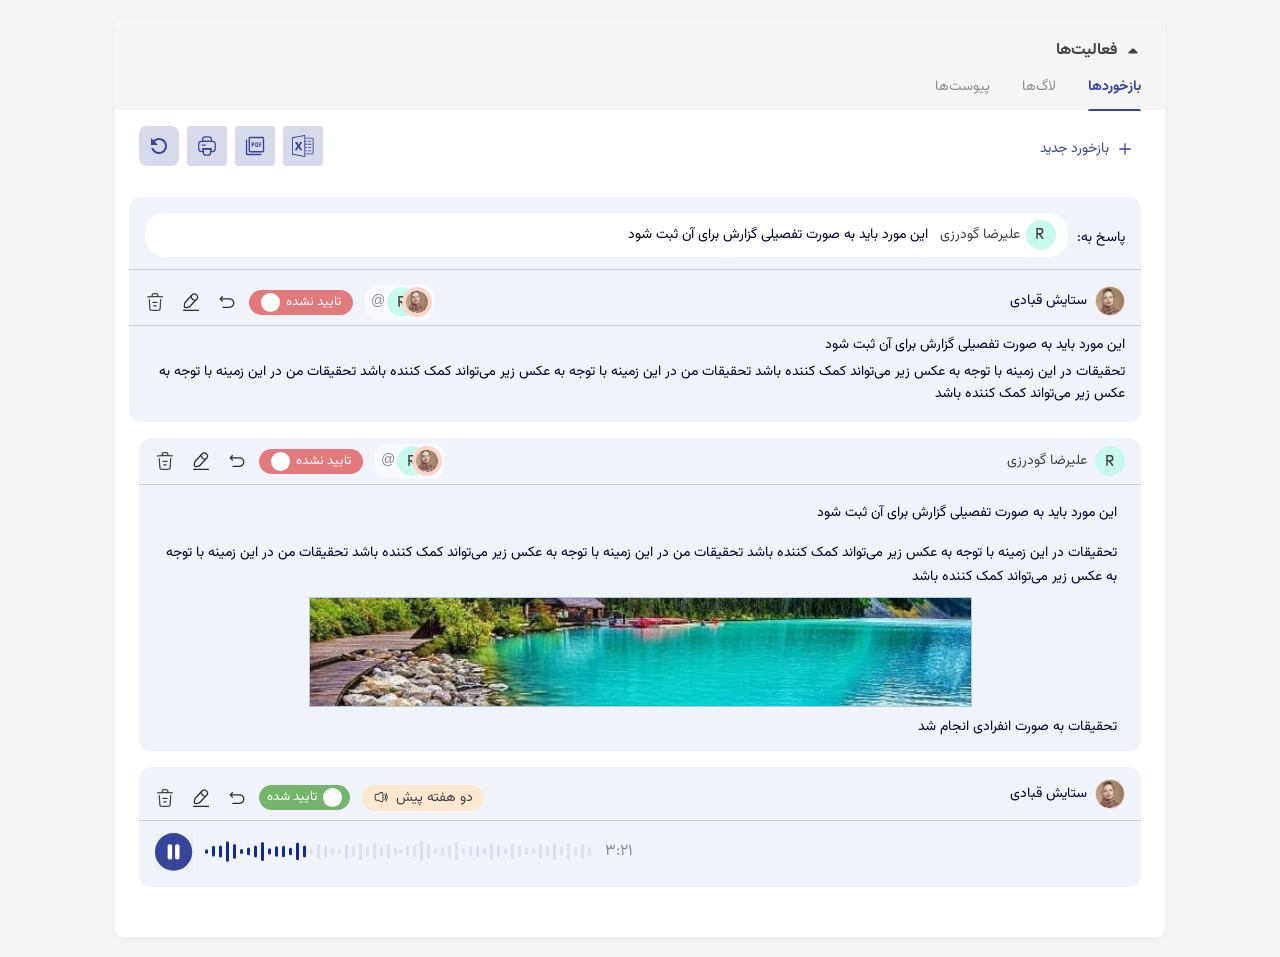
<file: task02-b/index.html>
<!DOCTYPE html>
<html lang="fa" dir="rtl">
<head>
    <meta charset="UTF-8">
    <meta name="viewport" content="width=device-width, initial-scale=1.0">
    <title>مدیریت فعالیت‌ها</title>
    <link rel="stylesheet" href="style.css">
</head>
<body>
    <div class="main-container">
        <!-- بخش هدر و تب‌ها -->
        <div class="header-tabs">
            <div class="header-title">
                <span class="header-flash">
                    <svg width="16" height="16" viewBox="0 0 16 16" fill="none" xmlns="http://www.w3.org/2000/svg">
                        <path d="M4.05326 10.5466L8.20659 10.5466L11.9466 10.5466C12.5866 10.5466 12.9066 9.7733 12.4533 9.31997L8.99992 5.86663C8.44659 5.3133 7.54659 5.3133 6.99326 5.86663L5.67992 7.17997L3.53992 9.31996C3.09326 9.7733 3.41326 10.5466 4.05326 10.5466Z" fill="#424242"/>
                    </svg>
                </span>
                <span class="header-txt">فعالیت‌ها</span>
            </div>
            
            <div class="tabs-list">
                <button class="active">بازخوردها</button>
                <button>لاگ‌ها</button>
                <button>پیوست‌ها</button>
            </div>
        </div>

        <!-- بدنه اصلی و لیست بازخوردها -->
        <div class="tab-content">
            <!-- نوار ابزار بالا -->
            <div class="feedback-toolbar">
                <button class="add-feedback-btn">
                    <span class="add-sign">
                        <svg width="20" height="20" viewBox="0 0 20 20" fill="none" xmlns="http://www.w3.org/2000/svg">
                        <path d="M9.37508 10.625H4.79175C4.61466 10.625 4.46623 10.5647 4.34644 10.4442C4.22664 10.3237 4.16675 10.1744 4.16675 9.99631C4.16675 9.81819 4.22664 9.6701 4.34644 9.55204C4.46623 9.43399 4.61466 9.37496 4.79175 9.37496H9.37508V4.79163C9.37508 4.61454 9.43532 4.46611 9.55581 4.34631C9.67631 4.22652 9.82562 4.16663 10.0037 4.16663C10.1819 4.16663 10.3299 4.22652 10.448 4.34631C10.5661 4.46611 10.6251 4.61454 10.6251 4.79163V9.37496H15.2084C15.3855 9.37496 15.5339 9.4352 15.6537 9.55569C15.7735 9.67619 15.8334 9.82549 15.8334 10.0036C15.8334 10.1817 15.7735 10.3298 15.6537 10.4479C15.5339 10.5659 15.3855 10.625 15.2084 10.625H10.6251V15.2083C10.6251 15.3854 10.5648 15.5338 10.4444 15.6536C10.3239 15.7734 10.1745 15.8333 9.99644 15.8333C9.81831 15.8333 9.67022 15.7734 9.55217 15.6536C9.43411 15.5338 9.37508 15.3854 9.37508 15.2083V10.625Z" fill="#36459B"/>
                        </svg>
                    </span>
                    <span>بازخورد جدید</span>
                </button>
                <div class="action-buttons">
                    <button class="icon-btn" title="بازنشانی">
                        <svg width="40" height="40" viewBox="0 0 40 40" fill="none" xmlns="http://www.w3.org/2000/svg">
                        <g clip-path="url(#clip0_1_3446)">
                        <rect width="40" height="40" rx="7" fill="#D7DAEA"/>
                        <g clip-path="url(#clip1_1_3446)">
                        <path d="M14.35 14.35C15.8 12.9 17.79 12 20 12C24.42 12 27.99 15.58 27.99 20C27.99 24.42 24.42 28 20 28C16.27 28 13.16 25.45 12.27 22H14.35C15.17 24.33 17.39 26 20 26C23.31 26 26 23.31 26 20C26 16.69 23.31 14 20 14C18.34 14 16.86 14.69 15.78 15.78L19 19H12V12L14.35 14.35Z" fill="#36459B"/>
                        </g>
                        </g>
                        <defs>
                        <clipPath id="clip0_1_3446">
                        <rect width="40" height="40" rx="7" fill="white"/>
                        </clipPath>
                        <clipPath id="clip1_1_3446">
                        <rect width="24" height="24" fill="white" transform="matrix(-1 0 0 1 32 8)"/>
                        </clipPath>
                        </defs>
                        </svg>
                    </button>
                    <button class="icon-btn" title="چاپ">
                        <svg width="40" height="40" viewBox="0 0 40 40" fill="none" xmlns="http://www.w3.org/2000/svg">
                        <rect width="40" height="40" rx="4" fill="#D7DAEA"/>
                        <path d="M15.6459 15.4167H24.3542V13.5834C24.3542 11.75 23.6667 10.8334 21.6042 10.8334H18.3959C16.3334 10.8334 15.6459 11.75 15.6459 13.5834V15.4167Z" stroke="#36459B" stroke-width="1.25" stroke-miterlimit="10" stroke-linecap="round" stroke-linejoin="round"/>
                        <path d="M23.6667 22.75V26.4167C23.6667 28.25 22.75 29.1667 20.9167 29.1667H19.0834C17.25 29.1667 16.3334 28.25 16.3334 26.4167V22.75H23.6667Z" stroke="#36459B" stroke-width="1.25" stroke-miterlimit="10" stroke-linecap="round" stroke-linejoin="round"/>
                        <path d="M28.25 18.1666V22.75C28.25 24.5833 27.3333 25.5 25.5 25.5H23.6667V22.75H16.3333V25.5H14.5C12.6667 25.5 11.75 24.5833 11.75 22.75V18.1666C11.75 16.3333 12.6667 15.4166 14.5 15.4166H25.5C27.3333 15.4166 28.25 16.3333 28.25 18.1666Z" stroke="#36459B" stroke-width="1.25" stroke-miterlimit="10" stroke-linecap="round" stroke-linejoin="round"/>
                        <path d="M24.5833 22.75H23.4741H15.4166" stroke="#36459B" stroke-width="1.25" stroke-miterlimit="10" stroke-linecap="round" stroke-linejoin="round"/>
                        <path d="M15.4166 19.0834H18.1666" stroke="#36459B" stroke-width="1.25" stroke-miterlimit="10" stroke-linecap="round" stroke-linejoin="round"/>
                        </svg>
                    </button>
                    <button class="icon-btn" title="خروجی PDF">
                        <svg width="40" height="40" viewBox="0 0 40 40" fill="none" xmlns="http://www.w3.org/2000/svg">
                        <rect width="40" height="40" rx="4" fill="#D7DAEA"/>
                        <path d="M17.4334 19.2209H18.5334C18.7736 19.2209 18.975 19.1396 19.1375 18.9771C19.3 18.8146 19.3813 18.6132 19.3813 18.373V17.273C19.3813 17.0327 19.3 16.8313 19.1375 16.6688C18.975 16.5063 18.7736 16.425 18.5334 16.425H17.0209C16.9048 16.425 16.8032 16.4632 16.7161 16.5396C16.629 16.616 16.5855 16.7184 16.5855 16.8469V20.7011C16.5855 20.8296 16.629 20.932 16.7161 21.0084C16.8032 21.0848 16.9048 21.123 17.0209 21.123C17.1431 21.123 17.2424 21.0794 17.3188 20.9923C17.3952 20.9052 17.4334 20.8037 17.4334 20.6875V19.2209ZM17.4334 18.373V17.273H18.5334V18.373H17.4334ZM22.3146 21.123C22.5438 21.123 22.7424 21.0417 22.9105 20.8792C23.0785 20.7167 23.1625 20.5153 23.1625 20.275V17.273C23.1625 17.0327 23.0785 16.8313 22.9105 16.6688C22.7424 16.5063 22.5438 16.425 22.3146 16.425H20.825C20.7089 16.425 20.6073 16.4632 20.5202 16.5396C20.4332 16.616 20.3896 16.7181 20.3896 16.8459V20.6792C20.3896 20.807 20.4332 20.9129 20.5202 20.9969C20.6073 21.0809 20.7089 21.123 20.825 21.123H22.3146ZM21.2375 20.275V17.273H22.3146V20.275H21.2375ZM25.1334 19.2209H25.8667C25.9889 19.2209 26.0882 19.1773 26.1646 19.0902C26.241 19.0032 26.2792 18.9016 26.2792 18.7855C26.2792 18.6632 26.241 18.5639 26.1646 18.4875C26.0882 18.4112 25.9889 18.373 25.8667 18.373H25.1334V17.273H25.8667C25.9889 17.273 26.0882 17.2294 26.1646 17.1423C26.241 17.0552 26.2792 16.9537 26.2792 16.8375C26.2792 16.7153 26.241 16.616 26.1646 16.5396C26.0882 16.4632 25.9889 16.425 25.8667 16.425H24.7209C24.6048 16.425 24.5032 16.4632 24.4161 16.5396C24.329 16.616 24.2855 16.7184 24.2855 16.8469V20.7011C24.2855 20.8296 24.329 20.932 24.4161 21.0084C24.5032 21.0848 24.6048 21.123 24.7209 21.123C24.8431 21.123 24.9424 21.0794 25.0188 20.9923C25.0952 20.9052 25.1334 20.8037 25.1334 20.6875V19.2209ZM14.9584 26.4167C14.5917 26.4167 14.2709 26.2792 13.9959 26.0042C13.7209 25.7292 13.5834 25.4084 13.5834 25.0417V12.2084C13.5834 11.8417 13.7209 11.5209 13.9959 11.2459C14.2709 10.9709 14.5917 10.8334 14.9584 10.8334H27.7917C28.1584 10.8334 28.4792 10.9709 28.7542 11.2459C29.0292 11.5209 29.1667 11.8417 29.1667 12.2084V25.0417C29.1667 25.4084 29.0292 25.7292 28.7542 26.0042C28.4792 26.2792 28.1584 26.4167 27.7917 26.4167H14.9584ZM14.9584 25.0417H27.7917V12.2084H14.9584V25.0417ZM12.2084 29.1667C11.8417 29.1667 11.5209 29.0292 11.2459 28.7542C10.9709 28.4792 10.8334 28.1584 10.8334 27.7917V14.2709C10.8334 14.0761 10.8996 13.9128 11.0322 13.781C11.1647 13.6493 11.329 13.5834 11.5249 13.5834C11.7208 13.5834 11.8837 13.6493 12.0136 13.781C12.1434 13.9128 12.2084 14.0761 12.2084 14.2709V27.7917H25.7292C25.924 27.7917 26.0873 27.858 26.2191 27.9905C26.3508 28.1231 26.4167 28.2873 26.4167 28.4832C26.4167 28.6792 26.3508 28.8421 26.2191 28.9719C26.0882 29.1018 25.924 29.1667 25.7292 29.1667H12.2084Z" fill="#36459B"/>
                        </svg>
                    </button>
                    <button class="icon-btn" title="خروجی اکسل">
                        <svg width="40" height="40" viewBox="0 0 40 40" fill="none" xmlns="http://www.w3.org/2000/svg">
                        <rect width="40" height="40" rx="4" fill="#D7DAEA"/>
                        <g clip-path="url(#clip0_1_3456)">
                        <path d="M21.7051 9C21.6965 9.00343 21.6862 9.00859 21.6776 9.01375L9.35756 11.3512C9.14787 11.3908 8.99662 11.5764 9.00006 11.7912V28.2087C8.99662 28.4236 9.14787 28.6092 9.35756 28.6487L21.6776 30.9862C21.8047 31.0103 21.9371 30.9776 22.0385 30.8952C22.1382 30.8127 22.1983 30.6906 22.2001 30.56V28.36H29.6801C30.1613 28.36 30.5601 27.9612 30.5601 27.48V12.52C30.5601 12.0387 30.1613 11.64 29.6801 11.64H22.2001V9.44C22.2018 9.31281 22.1468 9.1925 22.0522 9.10828C21.9577 9.02406 21.8305 8.98453 21.7051 9ZM21.3201 9.9625V11.8737C21.2616 11.9958 21.2616 12.1367 21.3201 12.2587V27.8375C21.308 27.8959 21.308 27.9578 21.3201 28.0162V30.0375L9.88006 27.8512V12.1487L21.3201 9.9625ZM22.2001 12.52H29.6801V27.48H22.2001V25.28H23.9601V24.4H22.2001V21.76H23.9601V20.88H22.2001V18.68H23.9601V17.8H22.2001V15.6H23.9601V14.72H22.2001V12.52ZM24.8401 14.72V15.6H28.3601V14.72H24.8401ZM11.9426 15.9025L14.3488 20.0137L11.7226 24.125H13.9226L15.3526 21.4712C15.4522 21.2152 15.5176 21.0192 15.5451 20.8937H15.5588C15.6155 21.1619 15.6705 21.3441 15.7238 21.4437L17.1538 24.125H19.3401L16.8101 19.9725L19.2713 15.9025H17.2088L15.9026 18.3362C15.7771 18.6542 15.6877 18.9052 15.6413 19.065H15.6276C15.5554 18.7969 15.4729 18.558 15.3801 18.3637L14.1976 15.9025H11.9426ZM24.8401 17.8V18.68H28.3601V17.8H24.8401ZM24.8401 20.88V21.76H28.3601V20.88H24.8401ZM24.8401 24.4V25.28H28.3601V24.4H24.8401Z" fill="#36459B"/>
                        </g>
                        <defs>
                        <clipPath id="clip0_1_3456">
                        <rect width="22" height="22" fill="white" transform="translate(9 9)"/>
                        </clipPath>
                        </defs>
                        </svg>
                    </button>
                </div>
            </div>
            <div class="feedback-card">
                <!-- کانتینر کلی بخش پاسخ -->
                <div class="reply-wrapper">
                    <span class="reply-badge">پاسخ به:</span>
                    <div class="reply-banner">
                        <div class="reply-user">
                            <span class="avatar-circle green-bg">
                                <svg width="13" height="13" viewBox="0 0 13 13" fill="none" xmlns="http://www.w3.org/2000/svg">
                                    <g clip-path="url(#clip0_1_3370)">
                                        <path d="M2.16744 0.70105H5.16355C6.55836 0.70105 7.68906 1.83176 7.68906 3.22655C7.68906 4.62135 6.55836 5.75209 5.16355 5.75209H2.16724" stroke="#424242" stroke-width="1.5" stroke-linecap="round" stroke-linejoin="round"/>
                                        <path d="M2.052 0.70105V10.3236" stroke="#424242" stroke-width="1.5" stroke-linecap="round" stroke-linejoin="round"/>
                                        <path d="M4.33325 5.95837L7.58325 10.2917" stroke="#424242" stroke-width="1.5" stroke-linecap="round" stroke-linejoin="round"/>
                                    </g>
                                    <defs>
                                        <clipPath id="clip0_1_3370">
                                            <rect width="13" height="13" fill="white"/>
                                        </clipPath>
                                    </defs>
                                </svg>
                            </span>
                            <span>علیرضا گودرزی</span>
                        </div>
                        <span class="reply-text">این مورد باید به صورت تفصیلی گزارش برای آن ثبت شود</span>
                    </div>
                </div>

                <hr class="line-divider">

                <div class="card-body">
                    <!-- سمت راست: پروفایل کاربر -->
                    <div class="user-info">
                        <img src="./img/img-dr.png" alt="ستایش قبادی" class="user-avatar">
                        <span class="user-name">ستایش قبادی</span>
                    </div>

                    <!-- سمت چپ: آیکون‌ها، وضعیت و منشن -->
                    <div class="user-bar-left">
                        <!-- آیکون‌های عملیات -->
                        <div class="action-icons">
                            <button class="icon-btn" title="حذف">
                                <svg width="20" height="20" viewBox="0 0 20 20" fill="none" xmlns="http://www.w3.org/2000/svg">
                                    <path d="M17.5001 5.60827C17.4834 5.60827 17.4584 5.60827 17.4334 5.60827C13.0251 5.16661 8.62505 4.99994 4.26672 5.44161L2.56672 5.60827C2.21672 5.64161 1.90839 5.39161 1.87505 5.04161C1.84172 4.69161 2.09172 4.39161 2.43339 4.35827L4.13339 4.19161C8.56672 3.74161 13.0584 3.91661 17.5584 4.35827C17.9001 4.39161 18.1501 4.69994 18.1167 5.04161C18.0917 5.36661 17.8167 5.60827 17.5001 5.60827Z" fill="#424242"/>
                                    <path d="M7.08338 4.76663C7.05005 4.76663 7.01672 4.76663 6.97505 4.75829C6.64172 4.69996 6.40838 4.37496 6.46672 4.04163L6.65005 2.94996C6.78338 2.14996 6.96671 1.04163 8.90838 1.04163H11.0917C13.0417 1.04163 13.225 2.19163 13.35 2.95829L13.5334 4.04163C13.5917 4.38329 13.3584 4.70829 13.025 4.75829C12.6834 4.81663 12.3584 4.58329 12.3084 4.24996L12.125 3.16663C12.0084 2.44163 11.9834 2.29996 11.1 2.29996H8.91672C8.03338 2.29996 8.01672 2.41663 7.89172 3.15829L7.70005 4.24163C7.65005 4.54996 7.38338 4.76663 7.08338 4.76663Z" fill="#424242"/>
                                    <path d="M12.675 18.9583H7.325C4.41666 18.9583 4.3 17.3499 4.20833 16.0499L3.66666 7.65827C3.64166 7.31661 3.90833 7.01661 4.25 6.99161C4.6 6.97494 4.89166 7.23327 4.91666 7.57494L5.45833 15.9666C5.55 17.2333 5.58333 17.7083 7.325 17.7083H12.675C14.425 17.7083 14.4583 17.2333 14.5417 15.9666L15.0833 7.57494C15.1083 7.23327 15.4083 6.97494 15.75 6.99161C16.0917 7.01661 16.3583 7.30827 16.3333 7.65827L15.7917 16.0499C15.7 17.3499 15.5833 18.9583 12.675 18.9583Z" fill="#424242"/>
                                    <path d="M11.3833 14.375H8.60828C8.26661 14.375 7.98328 14.0917 7.98328 13.75C7.98328 13.4083 8.26661 13.125 8.60828 13.125H11.3833C11.7249 13.125 12.0083 13.4083 12.0083 13.75C12.0083 14.0917 11.7249 14.375 11.3833 14.375Z" fill="#424242"/>
                                    <path d="M12.0833 11.0416H7.91663C7.57496 11.0416 7.29163 10.7583 7.29163 10.4166C7.29163 10.075 7.57496 9.79163 7.91663 9.79163H12.0833C12.425 9.79163 12.7083 10.075 12.7083 10.4166C12.7083 10.7583 12.425 11.0416 12.0833 11.0416Z" fill="#424242"/>
                                </svg>
                            </button>
                            <button class="icon-btn" title="ویرایش">
                                <svg width="20" height="20" viewBox="0 0 20 20" fill="none" xmlns="http://www.w3.org/2000/svg">
                                    <path d="M4.61666 16.2666C4.10832 16.2666 3.63332 16.0916 3.29166 15.7666C2.85832 15.3583 2.64999 14.7416 2.72499 14.075L3.03332 11.375C3.09166 10.8666 3.39999 10.1916 3.75832 9.82496L10.6 2.58329C12.3083 0.774959 14.0917 0.72496 15.9 2.43329C17.7083 4.14163 17.7583 5.92496 16.05 7.73329L9.20832 14.975C8.85832 15.35 8.20832 15.7 7.69999 15.7833L5.01666 16.2416C4.87499 16.25 4.74999 16.2666 4.61666 16.2666ZM13.275 2.42496C12.6333 2.42496 12.075 2.82496 11.5083 3.42496L4.66666 10.675C4.49999 10.85 4.30832 11.2666 4.27499 11.5083L3.96666 14.2083C3.93332 14.4833 3.99999 14.7083 4.14999 14.85C4.29999 14.9916 4.52499 15.0416 4.79999 15L7.48332 14.5416C7.72499 14.5 8.12499 14.2833 8.29166 14.1083L15.1333 6.86663C16.1667 5.76663 16.5417 4.74996 15.0333 3.33329C14.3667 2.69163 13.7917 2.42496 13.275 2.42496Z" fill="#292D32"/>
                                    <path d="M14.45 9.12504C14.4333 9.12504 14.4083 9.12504 14.3916 9.12504C11.7916 8.8667 9.69996 6.8917 9.29996 4.30837C9.24996 3.9667 9.48329 3.65004 9.82496 3.5917C10.1666 3.5417 10.4833 3.77504 10.5416 4.1167C10.8583 6.13337 12.4916 7.68337 14.525 7.88337C14.8666 7.9167 15.1166 8.22504 15.0833 8.5667C15.0416 8.88337 14.7666 9.12504 14.45 9.12504Z" fill="#292D32"/>
                                    <path d="M17.5 18.9584H2.5C2.15833 18.9584 1.875 18.675 1.875 18.3334C1.875 17.9917 2.15833 17.7084 2.5 17.7084H17.5C17.8417 17.7084 18.125 17.9917 18.125 18.3334C18.125 18.675 17.8417 18.9584 17.5 18.9584Z" fill="#292D32"/>
                                </svg>
                            </button>
                            <button class="icon-btn" title="پاسخ">
                                <svg width="20" height="20" viewBox="0 0 20 20" fill="none" xmlns="http://www.w3.org/2000/svg">
                                    <path d="M12.6083 15.8834H5.94165C5.59998 15.8834 5.31665 15.6 5.31665 15.2584C5.31665 14.9167 5.59998 14.6334 5.94165 14.6334H12.6083C14.5583 14.6334 16.15 13.0417 16.15 11.0917C16.15 9.14172 14.5583 7.55005 12.6083 7.55005H3.44165C3.09998 7.55005 2.81665 7.26672 2.81665 6.92505C2.81665 6.58338 3.09998 6.30005 3.44165 6.30005H12.6083C15.25 6.30005 17.4 8.45005 17.4 11.0917C17.4 13.7334 15.25 15.8834 12.6083 15.8834Z" fill="#292D32"/>
                                    <path d="M5.3583 9.63336C5.19997 9.63336 5.04163 9.57503 4.91663 9.45003L2.7833 7.31669C2.54163 7.07502 2.54163 6.67502 2.7833 6.43336L4.91663 4.30002C5.1583 4.05836 5.5583 4.05836 5.79997 4.30002C6.04163 4.54169 6.04163 4.94169 5.79997 5.18336L4.1083 6.87502L5.79997 8.56669C6.04163 8.80836 6.04163 9.20836 5.79997 9.45003C5.6833 9.57503 5.51663 9.63336 5.3583 9.63336Z" fill="#292D32"/>
                                </svg>
                            </button>
                        </div>

                        <!-- بج‌های وضعیت -->
                        <div class="status-badge badge-red">
                            <span class="white-dot"></span>
                            <span>تایید نشده</span>
                        </div>

                        <div class="mention-section">
                            <span class="at-sign">@</span>
                            <div class="avatar-group">
                                <svg width="30" height="30" viewBox="0 0 30 30" fill="none" xmlns="http://www.w3.org/2000/svg">
                                    <circle cx="15" cy="15" r="15" fill="#C8F9ED"/>
                                    <g clip-path="url(#clip0_1_3474)">
                                        <path d="M12.1673 9.70007H15.1634C16.5582 9.70007 17.6889 10.8308 17.6889 12.2256C17.6889 13.6204 16.5582 14.7511 15.1634 14.7511H12.1671" stroke="#424242" stroke-width="1.5" stroke-linecap="round" stroke-linejoin="round"/>
                                        <path d="M12.0519 9.70007V19.3226" stroke="#424242" stroke-width="1.5" stroke-linecap="round" stroke-linejoin="round"/>
                                        <path d="M14.3334 14.9574L17.5834 19.2907" stroke="#424242" stroke-width="1.5" stroke-linecap="round" stroke-linejoin="round"/>
                                    </g>
                                    <defs>
                                        <clipPath id="clip0_1_3474">
                                            <rect width="13" height="13" fill="white" transform="translate(10 8.99902)"/>
                                        </clipPath>
                                    </defs>
                                </svg>
                                <img src="./img/img-dr.png" alt="عکس منشن" class="avatar-circle-img">
                            </div>
                        </div>   
                    </div>
                    <hr class="line-divider line-divider1">
                    <div class="user-mention">
                        <span>
                            این مورد باید به صورت تفصیلی گزارش برای آن ثبت شود
                        </span>
                        <span>
                            تحقیقات  در این زمینه با توجه به عکس زیر می‌تواند کمک کننده باشد تحقیقات من در این زمینه با توجه به عکس زیر می‌تواند کمک کننده باشد تحقیقات من در این زمینه با توجه به عکس زیر می‌تواند کمک کننده باشد
                        </span>
                    </div>
                </div>
            </div>
            


            <div class="feedback-toolbar2">

                <!-- هدر Toolbar2 -->
                <div class="toolbar2-header">

                    <!-- سمت راست: کاربر -->
                    <div class="toolbar2-user">
                        <span class="toolbar2-user-name">

                            <svg width="30" height="30" viewBox="0 0 30 30" fill="none"
                                xmlns="http://www.w3.org/2000/svg">

                                <circle cx="15" cy="15" r="15" fill="#C8F9ED"/>

                                <g clip-path="url(#clip0_1_3497)">
                                    <path
                                        d="M12.1674 9.70105H15.1635C16.5584 9.70105 17.6891 10.8318 17.6891 12.2266C17.6891 13.6214 16.5584 14.7521 15.1635 14.7521H12.1672"
                                        stroke="#424242"
                                        stroke-width="1.5"
                                        stroke-linecap="round"
                                        stroke-linejoin="round"
                                    />

                                    <path
                                        d="M12.052 9.70105V19.3236"
                                        stroke="#424242"
                                        stroke-width="1.5"
                                        stroke-linecap="round"
                                        stroke-linejoin="round"
                                    />

                                    <path
                                        d="M14.3333 14.9584L17.5833 19.2917"
                                        stroke="#424242"
                                        stroke-width="1.5"
                                        stroke-linecap="round"
                                        stroke-linejoin="round"
                                    />
                                </g>

                                <defs>
                                    <clipPath id="clip0_1_3497">
                                        <rect
                                            width="13"
                                            height="13"
                                            fill="white"
                                            transform="translate(10 9)"
                                        />
                                    </clipPath>
                                </defs>

                            </svg>

                            <span class="toolbar2-name">علیرضا گودرزی</span>

                        </span>
                    </div>


                    <!-- سمت چپ: ابزارها -->
                    <div class="toolbar2-actions">

                        <!-- آیکون‌های عملیات -->
                        <div class="action-icons">

                            <!-- حذف -->
                            <button class="icon-btn" title="حذف">

                                <svg width="20" height="20" viewBox="0 0 20 20"
                                    fill="none" xmlns="http://www.w3.org/2000/svg">

                                    <path
                                        d="M17.5001 5.60827C17.4834 5.60827 17.4584 5.60827 17.4334 5.60827C13.0251 5.16661 8.62505 4.99994 4.26672 5.44161L2.56672 5.60827C2.21672 5.64161 1.90839 5.39161 1.87505 5.04161C1.84172 4.69161 2.09172 4.39161 2.43339 4.35827L4.13339 4.19161C8.56672 3.74161 13.0584 3.91661 17.5584 4.35827C17.9001 4.39161 18.1501 4.69994 18.1167 5.04161C18.0917 5.36661 17.8167 5.60827 17.5001 5.60827Z"
                                        fill="#424242"
                                    />

                                    <path
                                        d="M7.08338 4.76663C7.05005 4.76663 7.01672 4.76663 6.97505 4.75829C6.64172 4.69996 6.40838 4.37496 6.46672 4.04163L6.65005 2.94996C6.78338 2.14996 6.96671 1.04163 8.90838 1.04163H11.0917C13.0417 1.04163 13.225 2.19163 13.35 2.95829L13.5334 4.04163C13.5917 4.38329 13.3584 4.70829 13.025 4.75829C12.6834 4.81663 12.3584 4.58329 12.3084 4.24996L12.125 3.16663C12.0084 2.44163 11.9834 2.29996 11.1 2.29996H8.91672C8.03338 2.29996 8.01672 2.41663 7.89172 3.15829L7.70005 4.24163C7.65005 4.54996 7.38338 4.76663 7.08338 4.76663Z"
                                        fill="#424242"
                                    />

                                    <path
                                        d="M12.675 18.9583H7.325C4.41666 18.9583 4.3 17.3499 4.20833 16.0499L3.66666 7.65827C3.64166 7.31661 3.90833 7.01661 4.25 6.99161C4.6 6.97494 4.89166 7.23327 4.91666 7.57494L5.45833 15.9666C5.55 17.2333 5.58333 17.7083 7.325 17.7083H12.675C14.425 17.7083 14.4583 17.2333 14.5417 15.9666L15.0833 7.57494C15.1083 7.23327 15.4083 6.97494 15.75 6.99161C16.0917 7.01661 16.3583 7.30827 16.3333 7.65827L15.7917 16.0499C15.7 17.3499 15.5833 18.9583 12.675 18.9583Z"
                                        fill="#424242"
                                    />

                                    <path
                                        d="M11.3833 14.375H8.60828C8.26661 14.375 7.98328 14.0917 7.98328 13.75C7.98328 13.4083 8.26661 13.125 8.60828 13.125H11.3833C11.7249 13.125 12.0083 13.4083 12.0083 13.75C12.0083 14.0917 11.7249 14.375 11.3833 14.375Z"
                                        fill="#424242"
                                    />

                                    <path
                                        d="M12.0833 11.0416H7.91663C7.57496 11.0416 7.29163 10.7583 7.29163 10.4166C7.29163 10.075 7.57496 9.79163 7.91663 9.79163H12.0833C12.425 9.79163 12.7083 10.075 12.7083 10.4166C12.7083 10.7583 12.425 11.0416 12.0833 11.0416Z"
                                        fill="#424242"
                                    />

                                </svg>

                            </button>


                            <!-- ویرایش -->
                            <button class="icon-btn" title="ویرایش">

                                <svg width="20" height="20" viewBox="0 0 20 20"
                                    fill="none" xmlns="http://www.w3.org/2000/svg">

                                    <path
                                        d="M4.61666 16.2666C4.10832 16.2666 3.63332 16.0916 3.29166 15.7666C2.85832 15.3583 2.64999 14.7416 2.72499 14.075L3.03332 11.375C3.09166 10.8666 3.39999 10.1916 3.75832 9.82496L10.6 2.58329C12.3083 0.774959 14.0917 0.72496 15.9 2.43329C17.7083 4.14163 17.7583 5.92496 16.05 7.73329L9.20832 14.975C8.85832 15.35 8.20832 15.7 7.69999 15.7833L5.01666 16.2416C4.87499 16.25 4.74999 16.2666 4.61666 16.2666ZM13.275 2.42496C12.6333 2.42496 12.075 2.82496 11.5083 3.42496L4.66666 10.675C4.49999 10.85 4.30832 11.2666 4.27499 11.5083L3.96666 14.2083C3.93333 14.4833 3.99999 14.7083 4.14999 14.85C4.29999 14.9916 4.52499 15.0416 4.79999 15L7.48332 14.5416C7.72499 14.5 8.12499 14.2833 8.29166 14.1083L15.1333 6.86663C16.1667 5.76663 16.5417 4.74996 15.0333 3.33329C14.3667 2.69163 13.7917 2.42496 13.275 2.42496Z"
                                        fill="#292D32"
                                    />

                                    <path
                                        d="M14.45 9.12504C14.4333 9.12504 14.4083 9.12504 14.3916 9.12504C11.7916 8.8667 9.69996 6.8917 9.29996 4.30837C9.24996 3.9667 9.48329 3.65004 9.82496 3.5917C10.1666 3.5417 10.4833 3.77504 10.5416 4.1167C10.8583 6.13337 12.4916 7.68337 14.525 7.88337C14.8666 7.9167 15.1166 8.22504 15.0833 8.5667C15.0417 8.88337 14.7666 9.12504 14.45 9.12504Z"
                                        fill="#292D32"
                                    />

                                    <path
                                        d="M17.5 18.9584H2.5C2.15833 18.9584 1.875 18.675 1.875 18.3334C1.875 17.9917 2.15833 17.7084 2.5 17.7084H17.5C17.8417 17.7084 18.125 17.9917 18.125 18.3334C18.125 18.675 17.8417 18.9584 17.5 18.9584Z"
                                        fill="#292D32"
                                    />

                                </svg>

                            </button>


                            <!-- پاسخ -->
                            <button class="icon-btn" title="پاسخ">

                                <svg width="20" height="20" viewBox="0 0 20 20"
                                    fill="none" xmlns="http://www.w3.org/2000/svg">

                                    <path
                                        d="M12.6083 15.8834H5.94165C5.59998 15.8834 5.31665 15.6 5.31665 15.2584C5.31665 14.9167 5.59998 14.6334 5.94165 14.6334H12.6083C14.5583 14.6334 16.15 13.0417 16.15 11.0917C16.15 9.14172 14.5583 7.55005 12.6083 7.55005H3.44165C3.09998 7.55005 2.81665 7.26672 2.81665 6.92505C2.81665 6.58338 3.09998 6.30005 3.44165 6.30005H12.6083C15.25 6.30005 17.4 8.45005 17.4 11.0917C17.4 13.7334 15.25 15.8834 12.6083 15.8834Z"
                                        fill="#292D32"
                                    />

                                    <path
                                        d="M5.3583 9.63336C5.19997 9.63336 5.04163 9.57503 4.91663 9.45003L2.7833 7.31669C2.54163 7.07502 2.54163 6.67502 2.7833 6.43336L4.91663 4.30002C5.1583 4.05836 5.5583 4.05836 5.79997 4.30002C6.04163 4.54169 6.04163 4.94169 5.79997 5.18336L4.1083 6.87502L5.79997 8.56669C6.04163 8.80836 6.04163 9.20836 5.79997 9.45003C5.6833 9.57503 5.51663 9.63336 5.3583 9.63336Z"
                                        fill="#292D32"
                                    />

                                </svg>

                            </button>

                        </div>


                        <!-- وضعیت -->
                        <div class="status-badge badge-red">

                            <span class="white-dot"></span>

                            <span>تایید نشده</span>

                        </div>


                        <!-- منشن -->
                        <div class="mention-section">

                            <span class="at-sign">@</span>

                            <div class="avatar-group">

                                <svg width="30" height="30" viewBox="0 0 30 30"
                                    fill="none" xmlns="http://www.w3.org/2000/svg">

                                    <circle cx="15" cy="15" r="15" fill="#C8F9ED"/>

                                    <g clip-path="url(#clip0_1_3474)">

                                        <path
                                            d="M12.1673 9.70007H15.1634C16.5582 9.70007 17.6889 10.8308 17.6889 12.2256C17.6889 13.6204 16.5582 14.7511 15.1634 14.7511H12.1671"
                                            stroke="#424242"
                                            stroke-width="1.5"
                                            stroke-linecap="round"
                                            stroke-linejoin="round"
                                        />

                                        <path
                                            d="M12.0519 9.70007V19.3226"
                                            stroke="#424242"
                                            stroke-width="1.5"
                                            stroke-linecap="round"
                                            stroke-linejoin="round"
                                        />

                                        <path
                                            d="M14.3334 14.9574L17.5834 19.2907"
                                            stroke="#424242"
                                            stroke-width="1.5"
                                            stroke-linecap="round"
                                            stroke-linejoin="round"
                                        />

                                    </g>

                                    <defs>
                                        <clipPath id="clip0_1_3474">
                                            <rect
                                                width="13"
                                                height="13"
                                                fill="white"
                                                transform="translate(10 8.99902)"
                                            />
                                        </clipPath>
                                    </defs>

                                </svg>

                                <img
                                    src="./img/img-dr.png"
                                    alt="عکس منشن"
                                    class="avatar-circle-img"
                                >

                            </div>

                        </div>

                    </div>

                </div>


                <!-- خط جداکننده -->
                <hr class="line-divider3">
                <div class="toolbar2-txt">
                     این مورد باید به صورت تفصیلی گزارش برای آن ثبت شود
                </div>
                
                <div class="toolbar2-txt">
                     تحقیقات  در این زمینه با توجه به عکس زیر می‌تواند کمک کننده باشد تحقیقات من در این زمینه با توجه به عکس زیر می‌تواند کمک کننده باشد تحقیقات من در این زمینه با توجه به عکس زیر می‌تواند کمک کننده باشد
                </div>
                <img src="./img/nature.jpg" alt="nature-image" class="toolbar2-image">
                <div class="toolbar2-txt">
                    تحقیقات به صورت انفرادی انجام شد
                </div>
            </div>

            <div class="feedback-toolbar3">
                <div class="toolbar-top">
                    <div class="user-toolbar3">
                        <div class="user-info">
                            <img src="./img/img-dr.png" alt="ستایش قبادی" class="user-avatar">
                            <span class="user-name">ستایش قبادی</span>
                        </div>
                    </div>

                    <div class="icon-toolbar3">
                        <svg width="92" height="20" viewBox="0 0 92 20" fill="none" xmlns="http://www.w3.org/2000/svg">
                            <path d="M17.5001 5.60827C17.4834 5.60827 17.4584 5.60827 17.4334 5.60827C13.0251 5.16661 8.62505 4.99994 4.26672 5.44161L2.56672 5.60827C2.21672 5.64161 1.90839 5.39161 1.87505 5.04161C1.84172 4.69161 2.09172 4.39161 2.43339 4.35827L4.13339 4.19161C8.56672 3.74161 13.0584 3.91661 17.5584 4.35827C17.9001 4.39161 18.1501 4.69994 18.1167 5.04161C18.0917 5.36661 17.8167 5.60827 17.5001 5.60827Z" fill="#424242"/>
                            <path d="M7.08338 4.76663C7.05005 4.76663 7.01672 4.76663 6.97505 4.75829C6.64172 4.69996 6.40838 4.37496 6.46672 4.04163L6.65005 2.94996C6.78338 2.14996 6.96671 1.04163 8.90838 1.04163H11.0917C13.0417 1.04163 13.225 2.19163 13.35 2.95829L13.5334 4.04163C13.5917 4.38329 13.3584 4.70829 13.025 4.75829C12.6834 4.81663 12.3584 4.58329 12.3084 4.24996L12.125 3.16663C12.0084 2.44163 11.9834 2.29996 11.1 2.29996H8.91672C8.03338 2.29996 8.01672 2.41663 7.89172 3.15829L7.70005 4.24163C7.65005 4.54996 7.38338 4.76663 7.08338 4.76663Z" fill="#424242"/>
                            <path d="M12.675 18.9583H7.325C4.41666 18.9583 4.3 17.3499 4.20833 16.0499L3.66666 7.65827C3.64166 7.31661 3.90833 7.01661 4.25 6.99161C4.6 6.97494 4.89166 7.23327 4.91666 7.57494L5.45833 15.9666C5.55 17.2333 5.58333 17.7083 7.325 17.7083H12.675C14.425 17.7083 14.4583 17.2333 14.5417 15.9666L15.0833 7.57494C15.1083 7.23327 15.4083 6.97494 15.75 6.99161C16.0917 7.01661 16.3583 7.30827 16.3333 7.65827L15.7917 16.0499C15.7 17.3499 15.5833 18.9583 12.675 18.9583Z" fill="#424242"/>
                            <path d="M11.3833 14.375H8.60828C8.26661 14.375 7.98328 14.0917 7.98328 13.75C7.98328 13.4083 8.26661 13.125 8.60828 13.125H11.3833C11.7249 13.125 12.0083 13.4083 12.0083 13.75C12.0083 14.0917 11.7249 14.375 11.3833 14.375Z" fill="#424242"/>
                            <path d="M12.0833 11.0416H7.91663C7.57496 11.0416 7.29163 10.7583 7.29163 10.4166C7.29163 10.075 7.57496 9.79163 7.91663 9.79163H12.0833C12.425 9.79163 12.7083 10.075 12.7083 10.4166C12.7083 10.7583 12.425 11.0416 12.0833 11.0416Z" fill="#424242"/>
                            <path d="M40.6167 16.2666C40.1083 16.2666 39.6333 16.0916 39.2917 15.7666C38.8583 15.3583 38.65 14.7416 38.725 14.075L39.0333 11.375C39.0917 10.8666 39.4 10.1916 39.7583 9.82496L46.6 2.58329C48.3083 0.774959 50.0917 0.72496 51.9 2.43329C53.7083 4.14163 53.7583 5.92496 52.05 7.73329L45.2083 14.975C44.8583 15.35 44.2083 15.7 43.7 15.7833L41.0167 16.2416C40.875 16.25 40.75 16.2666 40.6167 16.2666ZM49.275 2.42496C48.6333 2.42496 48.075 2.82496 47.5083 3.42496L40.6667 10.675C40.5 10.85 40.3083 11.2666 40.275 11.5083L39.9667 14.2083C39.9333 14.4833 40 14.7083 40.15 14.85C40.3 14.9916 40.525 15.0416 40.8 15L43.4833 14.5416C43.725 14.5 44.125 14.2833 44.2917 14.1083L51.1333 6.86663C52.1667 5.76663 52.5417 4.74996 51.0333 3.33329C50.3667 2.69163 49.7917 2.42496 49.275 2.42496Z" fill="#292D32"/>
                            <path d="M50.45 9.12504C50.4333 9.12504 50.4083 9.12504 50.3916 9.12504C47.7916 8.8667 45.7 6.8917 45.3 4.30837C45.25 3.9667 45.4833 3.65004 45.825 3.5917C46.1666 3.5417 46.4833 3.77504 46.5416 4.1167C46.8583 6.13337 48.4916 7.68337 50.525 7.88337C50.8666 7.9167 51.1166 8.22504 51.0833 8.5667C51.0416 8.88337 50.7666 9.12504 50.45 9.12504Z" fill="#292D32"/>
                            <path d="M53.5 18.9584H38.5C38.1583 18.9584 37.875 18.675 37.875 18.3334C37.875 17.9917 38.1583 17.7084 38.5 17.7084H53.5C53.8417 17.7084 54.125 17.9917 54.125 18.3334C54.125 18.675 53.8417 18.9584 53.5 18.9584Z" fill="#292D32"/>
                            <path d="M84.6083 15.8834H77.9417C77.6 15.8834 77.3167 15.6 77.3167 15.2584C77.3167 14.6334 77.6 14.6334 77.9417 14.6334H84.6083C86.5583 14.6334 88.15 13.0417 88.15 11.0917C88.15 9.14172 86.5583 7.55005 84.6083 7.55005H75.4417C75.1 7.55005 74.8167 7.26672 74.8167 6.92505C74.8167 6.58338 75.1 6.30005 75.4417 6.30005H84.6083C87.25 6.30005 89.4 8.45005 89.4 11.0917C89.4 13.7334 87.25 15.8834 84.6083 15.8834Z" fill="#292D32"/>
                            <path d="M77.3583 9.63336C77.2 9.63336 77.0416 9.57503 76.9166 9.45003L74.7833 7.31669C74.5416 7.07502 74.5416 6.67502 74.7833 6.43336L76.9166 4.30002C77.1583 4.05836 77.5583 4.05836 77.8 4.30002C78.0416 4.54169 78.0416 4.94169 77.8 5.18336L76.1083 6.87502L77.8 8.56669C78.0416 8.80836 78.0416 9.20836 77.8 9.45003C77.6833 9.57503 77.5166 9.63336 77.3583 9.63336Z" fill="#292D32"/>
                        </svg>

                        <div class="status-toolbar3">
                            <span class="circle-status"></span>
                            <span>تایید شده</span>
                        </div> 

                        <div class="timer-toolbar3">
                            <span>
                                <svg width="15" height="15" viewBox="0 0 15 15" fill="none" xmlns="http://www.w3.org/2000/svg">
                                    <path d="M7.53 12.354C7.056 12.354 6.534 12.186 6.012 11.856L4.26 10.758C4.14 10.686 4.002 10.644 3.864 10.644H3C1.548 10.644 0.75 9.84597 0.75 8.39397V5.99397C0.75 4.54197 1.548 3.74397 3 3.74397H3.858C3.996 3.74397 4.134 3.70197 4.254 3.62997L6.006 2.53197C6.882 1.98597 7.734 1.88397 8.406 2.25597C9.078 2.62797 9.444 3.40197 9.444 4.43997V9.94197C9.444 10.974 9.072 11.754 8.406 12.126C8.142 12.282 7.842 12.354 7.53 12.354ZM3 4.64997C2.052 4.64997 1.65 5.05197 1.65 5.99997V8.39997C1.65 9.34797 2.052 9.74997 3 9.74997H3.858C4.17 9.74997 4.47 9.83397 4.734 10.002L6.486 11.1C7.062 11.46 7.608 11.556 7.974 11.352C8.34 11.148 8.55 10.638 8.55 9.95997V4.44597C8.55 3.76197 8.34 3.25197 7.974 3.05397C7.608 2.84997 7.062 2.93997 6.486 3.30597L4.728 4.39797C4.47 4.56597 4.164 4.64997 3.858 4.64997H3Z" fill="#292D32"/>
                                    <path d="M10.8 10.05C10.704 10.05 10.614 10.02 10.53 9.96002C10.332 9.81002 10.29 9.52802 10.44 9.33002C11.382 8.07602 11.382 6.32402 10.44 5.07002C10.29 4.87202 10.332 4.59002 10.53 4.44002C10.728 4.29002 11.01 4.33202 11.16 4.53002C12.336 6.10202 12.336 8.29802 11.16 9.87002C11.07 9.99002 10.938 10.05 10.8 10.05Z" fill="#292D32"/>
                                    <path d="M11.898 11.55C11.802 11.55 11.712 11.52 11.628 11.46C11.43 11.31 11.388 11.028 11.538 10.83C13.14 8.69402 13.14 5.70602 11.538 3.57002C11.388 3.37202 11.43 3.09002 11.628 2.94002C11.826 2.79002 12.108 2.83202 12.258 3.03002C14.1 5.48402 14.1 8.91602 12.258 11.37C12.174 11.49 12.036 11.55 11.898 11.55Z" fill="#292D32"/>
                                </svg>
                            </span>
                            <span>دو هفته پیش</span>
                        </div> 
                    </div>
                </div>

                <div class="toolbar-divider"></div>

                <div class="audio-player">
                    <button class="play-btn" type="button">
                        <svg width="38" height="38" viewBox="0 0 38 38" fill="none" xmlns="http://www.w3.org/2000/svg">
                            <rect width="37.1867" height="37.7286" rx="18.5934" fill="#36459B"/>
                            <rect x="12.6433" y="11.3171" width="4.46241" height="15.0914" rx="2" fill="white"/>
                            <rect x="20.0807" y="11.3171" width="4.46241" height="15.0914" rx="2" fill="white"/>
                        </svg>
                    </button>

                    <div class="waveform-container">
                        <svg class="waveform"  0 386 21" fill="none"  xmlns="http://www.w3.org/2000/svg">
                            <rect x="14" y="4.42944" width="3" height="12.0197" rx="1.5" fill="#132D84"/>
                            <rect x="21" y="0.188232" width="3" height="20.5043" rx="1.5" fill="#132D84"/>
                            <rect x="28" y="3.0166" width="3" height="14.8479" rx="1.5" fill="#132D84"/>
                            <rect x="35" y="7.96558" width="3" height="4.94931" rx="1.5" fill="#132D84"/>
                            <rect x="42" y="6.55273" width="3" height="7.77748" rx="1.5" fill="#132D84"/>
                            <rect x="49" y="4.42944" width="3" height="12.0197" rx="1.5" fill="#132D84"/>
                            <rect x="56" y="0.895996" width="3" height="19.0902" rx="1.5" fill="#132D84"/>
                            <rect x="63" y="7.25781" width="3" height="6.36339" rx="1.5" fill="#132D84"/>
                            <rect x="70" y="5.13721" width="3" height="10.6057" rx="1.5" fill="#132D84"/>
                            <rect x="77" y="4.81055" width="3" height="11.4002" rx="1.5" fill="#132D84"/>
                            <rect x="84" y="6.81958" width="3" height="7.37661" rx="1.5" fill="#132D84"/>
                            <rect x="91" y="1.59839" width="3" height="17.6761" rx="1.5" fill="#132D84"/>
                            <rect x="98" y="4.42944" width="3" height="12.0197" rx="1.5" fill="#132D84"/>
                            <rect x="105" y="7.25513" width="3" height="6.36339" rx="1.5" fill="#DDE1F0"/>
                            <rect x="112" y="3.01392" width="3" height="14.8479" rx="1.5" fill="#DDE1F0"/>
                            <rect x="119" y="4.42944" width="3" height="12.0197" rx="1.5" fill="#DDE1F0"/>
                            <rect x="126" y="6.54736" width="3" height="7.77748" rx="1.5" fill="#DDE1F0"/>
                            <rect x="133" y="7.96289" width="3" height="4.94931" rx="1.5" fill="#DDE1F0"/>
                            <rect x="140" y="3.01392" width="3" height="14.8479" rx="1.5" fill="#DDE1F0"/>
                            <rect x="147" y="5.13452" width="3" height="10.6057" rx="1.5" fill="#DDE1F0"/>
                            <rect x="154" y="1.59839" width="3" height="17.6761" rx="1.5" fill="#DDE1F0"/>
                            <rect x="161" y="5.84229" width="3" height="9.19157" rx="1.5" fill="#DDE1F0"/>
                            <rect x="168" y="2.30615" width="3" height="16.262" rx="1.5" fill="#DDE1F0"/>
                            <rect x="175" y="5.84229" width="3" height="9.19157" rx="1.5" fill="#DDE1F0"/>
                            <rect x="182" y="3.01392" width="3" height="14.8479" rx="1.5" fill="#DDE1F0"/>
                            <rect x="189" y="6.54736" width="3" height="7.77748" rx="1.5" fill="#DDE1F0"/>
                            <rect x="7" y="4.81055" width="3" height="10.7296" rx="1.5" fill="#132D84"/>
                            <rect y="8.16162" width="3" height="4.6942" rx="1.5" fill="#132D84"/>
                            <rect x="208.001" y="4.24121" width="3" height="12.0197" rx="1.5" fill="#DDE1F0"/>
                            <rect x="215.001" width="3" height="20.5043" rx="1.5" fill="#DDE1F0"/>
                            <rect x="222.001" y="2.82837" width="3" height="14.8479" rx="1.5" fill="#DDE1F0"/>
                            <rect x="229.001" y="7.77734" width="3" height="4.94931" rx="1.5" fill="#DDE1F0"/>
                            <rect x="236.001" y="6.3645" width="3" height="7.77748" rx="1.5" fill="#DDE1F0"/>
                            <rect x="243.001" y="4.24121" width="3" height="12.0197" rx="1.5" fill="#DDE1F0"/>
                            <rect x="250.001" y="0.707764" width="3" height="19.0902" rx="1.5" fill="#DDE1F0"/>
                            <rect x="257.001" y="7.06958" width="3" height="6.36339" rx="1.5" fill="#DDE1F0"/>
                            <rect x="264.001" y="4.94897" width="3" height="10.6057" rx="1.5" fill="#DDE1F0"/>
                            <rect x="271.001" y="4.62231" width="3" height="11.4002" rx="1.5" fill="#DDE1F0"/>
                            <rect x="278.001" y="6.63135" width="3" height="7.37661" rx="1.5" fill="#DDE1F0"/>
                            <rect x="285.001" y="1.41016" width="3" height="17.6761" rx="1.5" fill="#DDE1F0"/>
                            <rect x="292.001" y="4.24121" width="3" height="12.0197" rx="1.5" fill="#DDE1F0"/>
                            <rect x="299.001" y="7.06689" width="3" height="6.36339" rx="1.5" fill="#DDE1F0"/>
                            <rect x="306.001" y="2.82568" width="3" height="14.8479" rx="1.5" fill="#DDE1F0"/>
                            <rect x="313.001" y="4.24121" width="3" height="12.0197" rx="1.5" fill="#DDE1F0"/>
                            <rect x="320.001" y="6.35913" width="3" height="7.77748" rx="1.5" fill="#DDE1F0"/>
                            <rect x="327.001" y="7.77466" width="3" height="4.94931" rx="1.5" fill="#DDE1F0"/>
                            <rect x="334.001" y="2.82568" width="3" height="14.8479" rx="1.5" fill="#DDE1F0"/>
                            <rect x="341.001" y="4.94629" width="3" height="10.6057" rx="1.5" fill="#DDE1F0"/>
                            <rect x="348.001" y="1.41016" width="3" height="17.6761" rx="1.5" fill="#DDE1F0"/>
                            <rect x="355.001" y="5.65405" width="3" height="9.19157" rx="1.5" fill="#DDE1F0"/>
                            <rect x="362.001" y="2.11792" width="3" height="16.262" rx="1.5" fill="#DDE1F0"/>
                            <rect x="369.001" y="5.65405" width="3" height="9.19157" rx="1.5" fill="#DDE1F0"/>
                            <rect x="376.001" y="2.82568" width="3" height="14.8479" rx="1.5" fill="#DDE1F0"/>
                            <rect x="383.001" y="6.35913" width="3" height="7.77748" rx="1.5" fill="#DDE1F0"/>
                            <rect x="201.001" y="4.62231" width="3" height="10.7296" rx="1.5" fill="#DDE1F0"/>
                            <rect x="194.001" y="7.97339" width="3" height="4.6942" rx="1.5" fill="#DDE1F0"/>
                        </svg>
                       
                    </div>
                    <span class="audio-time">۳:۲۱</span>
                </div>
            </div>

              
                
                
            </div>
            
            
        </div>
    </div>
</body>
</html>
</file>
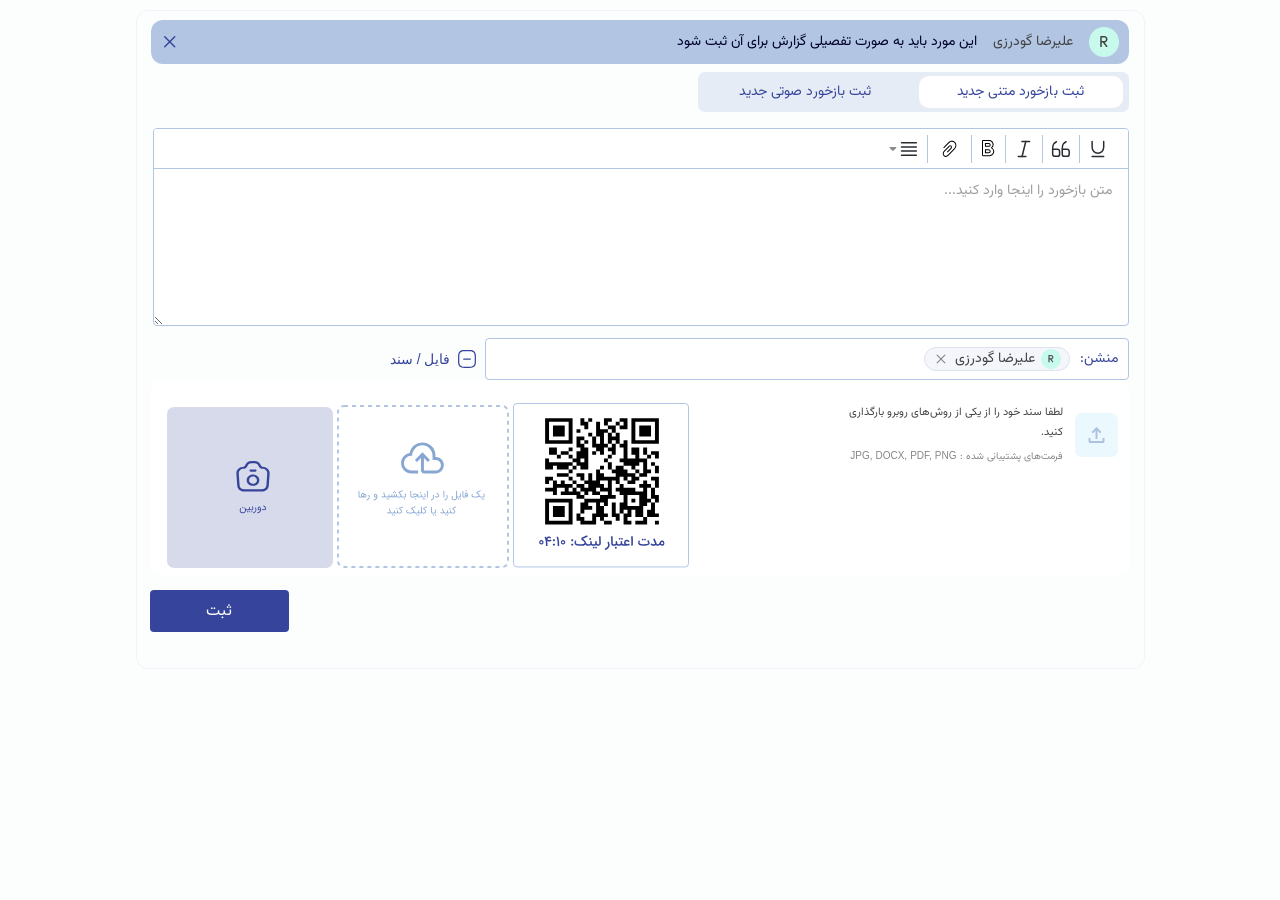
<file: task03-b/index.html>
<!DOCTYPE html>
<html lang="fa" dir="rtl">

<head>
    <meta charset="UTF-8">
    <meta name="viewport" content="width=device-width, initial-scale=1.0">
    <title>بایوآرک</title>
    <link rel="stylesheet" href="style.css">
</head>

<body>

    <div class="layout">

        <!-- نوار بالایی -->
        <div class="nav">
            <div class="text-nav">
                <img src="./img/Group 239871.png" alt="لوگوی علیرضا گودرزی" class="logo">
                <span class="name">علیرضا گودرزی</span>
                <span class="text">این مورد باید به صورت تفصیلی گزارش برای آن ثبت شود</span>
            </div>

            <button type="button" class="login" aria-label="بستن" aria-hidden="true">
                <svg width="12" height="12" viewBox="0 0 11 11" fill="none" xmlns="http://www.w3.org/2000/svg">
                    <path d="M5.24608 6.19091L1.14663 10.2904C1.0121 10.4249 0.854624 10.4922 0.674203 10.4922C0.493782 10.4922 0.336307 10.4249 0.201776 10.2904C0.0672588 10.1559 0 9.99837 0 9.81795C0 9.63753 0.0672588 9.48006 0.201776 9.34553L4.30124 5.24608L0.201776 1.14663C0.0672588 1.0121 0 0.854624 0 0.674203C0 0.493782 0.0672588 0.336307 0.201776 0.201776C0.336307 0.0672588 0.493782 0 0.674203 0C0.854624 0 1.0121 0.0672588 1.14663 0.201776L5.24608 4.30124L9.34553 0.201776C9.48006 0.0672588 9.63753 0 9.81795 0C9.99837 0 10.1559 0.0672588 10.2904 0.201776C10.4249 0.336307 10.4922 0.493782 10.4922 0.674203C10.4922 0.854624 10.4249 1.0121 10.2904 1.14663L6.19091 5.24608L10.2904 9.34553C10.4249 9.48006 10.4922 9.63753 10.4922 9.81795C10.4922 9.99837 10.4249 10.1559 10.2904 10.2904C10.1559 10.4249 9.99837 10.4922 9.81795 10.4922C9.63753 10.4922 9.48006 10.4249 9.34553 10.2904L5.24608 6.19091Z" fill="#36459B"/>
                </svg>
            </button>
        </div>

        <!-- تب‌ها -->
        <div class="layout2">
            <form class="nav2">
                <button class="txt1" type="submit" value="text">ثبت بازخورد متنی جدید</button>
                <button class="txt2" type="submit">ثبت بازخورد صوتی جدید</button>
            </form>
        </div>

        <!-- کارت بازخورد -->
        <div class="feedback-container">
            <div class="feedback-card">

                <!-- نوار ابزار -->
                <div class="toolbar">
                    <div class="toolbar-right">
                        <button type="button" class="tool-btn">
                            <svg width="20" height="20" viewBox="0 0 20 20" fill="none" xmlns="http://www.w3.org/2000/svg">
                                <path d="M4.13135 17.5H15.6992" stroke="#292D32" stroke-width="1.5" stroke-linecap="round" stroke-linejoin="round"/>
                                <path d="M4.13135 2.5V8.33333C4.13135 11.5583 6.71759 14.1667 9.91527 14.1667C13.113 14.1667 15.6992 11.5583 15.6992 8.33333V2.5" stroke="#292D32" stroke-width="1.5" stroke-linecap="round" stroke-linejoin="round"/>
                            </svg>
                        </button>

                        <button type="button" class="tool-btn">
                            <svg width="20" height="20" viewBox="0 0 20 20" fill="none" xmlns="http://www.w3.org/2000/svg">
                                <path d="M1.65259 10.2917H6.44497C7.70917 10.2917 8.57678 11.2584 8.57678 12.4418V15.1251C8.57678 16.3085 7.70917 17.2751 6.44497 17.2751H3.78439C2.61108 17.2751 1.65259 16.3085 1.65259 15.1251V10.2917" stroke="#292D32" stroke-width="1.5" stroke-linecap="round" stroke-linejoin="round"/>
                                <path d="M1.65259 10.2917C1.65259 5.25002 2.5863 4.41673 5.39564 2.7334" stroke="#292D32" stroke-width="1.5" stroke-linecap="round" stroke-linejoin="round"/>
                                <path d="M11.2622 10.2917H16.0546C17.3188 10.2917 18.1864 11.2584 18.1864 12.4418V15.1251C18.1864 16.3085 17.3188 17.2751 16.0546 17.2751H13.394C12.2207 17.2751 11.2622 16.3085 11.2622 15.1251V10.2917" stroke="#292D32" stroke-width="1.5" stroke-linecap="round" stroke-linejoin="round"/>
                                <path d="M11.2622 10.2917C11.2622 5.25002 12.1959 4.41673 15.0052 2.7334" stroke="#292D32" stroke-width="1.5" stroke-linecap="round" stroke-linejoin="round"/>
                            </svg>
                        </button>

                        <button type="button" class="tool-btn">
                            <svg width="20" height="20" viewBox="0 0 20 20" fill="none" xmlns="http://www.w3.org/2000/svg">
                                <path d="M7.94873 2.5H15.5918" stroke="#292D32" stroke-width="1.5" stroke-linecap="round" stroke-linejoin="round"/>
                                <path d="M4.23047 17.5H11.8735" stroke="#292D32" stroke-width="1.5" stroke-linecap="round" stroke-linejoin="round"/>
                                <path d="M11.7744 2.5L8.05615 17.5" stroke="#292D32" stroke-width="1.5" stroke-linecap="round" stroke-linejoin="round"/>
                            </svg>
                        </button>

                        <button type="button" class="tool-btn">
                            <svg width="13" height="17" viewBox="0 0 13 17" fill="none" xmlns="http://www.w3.org/2000/svg">
                                <path d="M3.45017 3.42069V2.92069H2.95017V3.42069H3.45017ZM3.45017 6.34136H2.95017V6.84136H3.45017V6.34136ZM3.45017 9.84616V9.34616H2.95017V9.84616H3.45017ZM3.45017 12.7668H2.95017V13.2668H3.45017V12.7668ZM9.38604 7.92005L9.0976 7.51163C8.95292 7.61381 8.87309 7.78491 8.88775 7.96143C8.90241 8.13795 9.00937 8.29354 9.16892 8.37045L9.38604 7.92005ZM3.45017 3.42069V3.92069H6.72241V3.42069V2.92069H3.45017V3.42069ZM6.72241 6.34136V5.84136H3.45017V6.34136V6.84136H6.72241V6.34136ZM3.45017 6.34136H3.95017V3.42069H3.45017H2.95017V6.34136H3.45017ZM8.17038 4.88102H7.67038C7.67038 5.41542 7.24196 5.84136 6.72241 5.84136V6.34136V6.84136C7.80224 6.84136 8.67038 5.95967 8.67038 4.88102H8.17038ZM6.72241 3.42069V3.92069C7.24196 3.92069 7.67038 4.34663 7.67038 4.88102H8.17038H8.67038C8.67038 3.80238 7.80224 2.92069 6.72241 2.92069V3.42069ZM3.45017 9.84616V10.3462H6.72241V9.84616V9.34616H3.45017V9.84616ZM6.72241 12.7668V12.2668H3.45017V12.7668V13.2668H6.72241V12.7668ZM3.45017 12.7668H3.95017V9.84616H3.45017H2.95017V12.7668H3.45017ZM8.17038 11.3065H7.67038C7.67038 11.8409 7.24196 12.2668 6.72241 12.2668V12.7668V13.2668C7.80224 13.2668 8.67038 12.3851 8.67038 11.3065H8.17038ZM6.72241 9.84616V10.3462C7.24196 10.3462 7.67038 10.7721 7.67038 11.3065H8.17038H8.67038C8.67038 10.2278 7.80224 9.34616 6.72241 9.34616V9.84616ZM6.99028 0.5V0H1.09003V0.5V1H6.99028V0.5ZM0.5 1.08413H0V15.1034H0.5H1V1.08413H0.5ZM1.09003 15.6875V16.1875H7.58031V15.6875V15.1875H1.09003V15.6875ZM0.5 15.1034H0C0 15.7068 0.492763 16.1875 1.09003 16.1875V15.6875V15.1875C1.03556 15.1875 1 15.1451 1 15.1034H0.5ZM1.09003 0.5V0C0.492763 0 0 0.480666 0 1.08413H0.5H1C1 1.04239 1.03556 1 1.09003 1V0.5ZM11.1205 4.58894H10.6205C10.6205 5.79235 10.0216 6.85909 9.0976 7.51163L9.38604 7.92005L9.67447 8.32847C10.8502 7.49814 11.6205 6.13351 11.6205 4.58894H11.1205ZM6.99028 0.5V1C8.9999 1 10.6205 2.61156 10.6205 4.58894H11.1205H11.6205C11.6205 2.04984 9.5427 0 6.99028 0V0.5ZM11.7105 11.5986H11.2105C11.2105 13.5759 9.58993 15.1875 7.58031 15.1875V15.6875V16.1875C10.1327 16.1875 12.2105 14.1377 12.2105 11.5986H11.7105ZM9.38604 7.92005L9.16892 8.37045C10.3806 8.95452 11.2105 10.1826 11.2105 11.5986H11.7105H12.2105C12.2105 9.78013 11.1438 8.21229 9.60315 7.46965L9.38604 7.92005Z" fill="black"/>
                            </svg>
                        </button>

                        <button type="button" class="tool-btn">
                            <svg width="27" height="28" viewBox="0 0 27 28" fill="none" xmlns="http://www.w3.org/2000/svg">
                                <path d="M11.1947 16.558C11.0037 16.7574 11.0037 17.0807 11.1947 17.2801C11.3858 17.4795 11.6955 17.4795 11.8865 17.2801L11.5406 16.9191L11.1947 16.558ZM7.51978 12.2592C7.32875 12.4586 7.32875 12.7819 7.51978 12.9813C7.71081 13.1807 8.02053 13.1807 8.21156 12.9813L7.86567 12.6203L7.51978 12.2592ZM8.12599 16.416L7.78188 16.0531L7.7801 16.0549L8.12599 16.416ZM13.0938 11.2836L13.4379 11.6465L13.4397 11.6446L13.0938 11.2836ZM11.5406 16.9191L11.8865 17.2801L15.3625 13.6517L15.0166 13.2907L14.6707 12.9296L11.1947 16.558L11.5406 16.9191ZM7.86567 12.6203L8.21156 12.9813L13.1016 7.87678L12.7557 7.51573L12.4099 7.15467L7.51978 12.2592L7.86567 12.6203ZM12.0226 20.4835L12.3685 20.8445L18.9465 13.978L18.6006 13.6169L18.2547 13.2559L11.6767 20.1224L12.0226 20.4835ZM8.12599 16.416L8.47008 16.7789L13.4379 11.6465L13.0938 11.2836L12.7497 10.9206L7.78189 16.0531L8.12599 16.416ZM13.0938 11.2836L13.4397 11.6446C13.8416 11.2251 14.399 11.2338 14.7189 11.5677L15.0648 11.2066L15.4107 10.8456C14.6545 10.0563 13.4752 10.1633 12.7479 10.9225L13.0938 11.2836ZM15.0648 11.2066L14.7189 11.5677C15.0503 11.9137 15.0602 12.523 14.6707 12.9296L15.0166 13.2907L15.3625 13.6517C16.1022 12.8796 16.1552 11.6228 15.4107 10.8456L15.0648 11.2066ZM12.7557 7.51573L13.1016 7.87678C14.6204 6.29141 16.9919 6.2567 18.3993 7.72586L18.7452 7.36481L19.0911 7.00375C17.2705 5.10331 14.2788 5.20374 12.4099 7.15467L12.7557 7.51573ZM18.7452 7.36481L18.3993 7.72586C19.8067 9.19503 19.7735 11.6705 18.2547 13.2559L18.6006 13.6169L18.9465 13.978C20.8155 12.0271 20.9117 8.90419 19.0911 7.00375L18.7452 7.36481ZM12.0226 20.4835L11.6767 20.1224C10.7225 21.1184 9.24492 21.1306 8.37549 20.223L8.0296 20.5841L7.68371 20.9451C8.9663 22.284 11.0641 22.2061 12.3685 20.8445L12.0226 20.4835ZM8.0296 20.5841L8.37549 20.223C7.50605 19.3154 7.51773 17.773 8.47187 16.777L8.12599 16.416L7.7801 16.0549C6.47576 17.4165 6.40112 19.6063 7.68371 20.9451L8.0296 20.5841Z" fill="black"/>
                            </svg>
                        </button>

                        <button type="button" class="tool-btn">
                            <svg width="20" height="20" viewBox="0 0 20 20" fill="none" xmlns="http://www.w3.org/2000/svg">
                                <path d="M2.47876 3.75H17.3517" stroke="#292D32" stroke-width="1.5" stroke-linecap="round" stroke-linejoin="round"/>
                                <path d="M2.47876 7.91663H17.3517" stroke="#292D32" stroke-width="1.5" stroke-linecap="round" stroke-linejoin="round"/>
                                <path d="M2.47876 12.0834H17.3517" stroke="#292D32" stroke-width="1.5" stroke-linecap="round" stroke-linejoin="round"/>
                                <path d="M2.47876 16.25H17.3517" stroke="#292D32" stroke-width="1.5" stroke-linecap="round" stroke-linejoin="round"/>
                            </svg>
                            <svg width="12" height="12" viewBox="0 0 12 12" fill="none" xmlns="http://www.w3.org/2000/svg">
                                <path d="M8.88417 4.08997L5.79555 4.08997L3.01431 4.08997C2.53838 4.08997 2.30041 4.66997 2.63753 5.00997L5.20559 7.59997C5.61708 8.01497 6.28636 8.01497 6.69785 7.59997L7.6745 6.61497L9.26591 5.00997C9.59807 4.66997 9.3601 4.08997 8.88417 4.08997Z" fill="#8C8C8C"/>
                            </svg>
                        </button>
                    </div>
                </div>

                <!-- ورودی متن -->
                <div class="textarea-wrapper">
                    <textarea class="feedback-input" placeholder="متن بازخورد را اینجا وارد کنید..."></textarea>
                </div>
            </div>
        </div>

        <!-- ردیف پایین: فایل/سند بعد از کادر منشن -->
        <div class="bottom-row">

            <!-- ۱. بخش منشن (سمت راست) -->
            <div class="mention-box">
                <span class="label">منشن:</span>

                <div class="user-tag">
                    <span class="avatar">
                        <img src="./img/Group 239871.png" alt="علیرضا گودرزی">
                    </span>
                    <span class="name2">علیرضا گودرزی</span>
                    <button class="close" type="button" aria-label="حذف">
                        <svg width="16" height="16" viewBox="0 0 16 16" fill="none" xmlns="http://www.w3.org/2000/svg">
                        <path d="M8.00003 8.79568L4.54786 12.2479C4.43457 12.3611 4.30196 12.4178 4.15003 12.4178C3.99809 12.4178 3.86548 12.3611 3.75219 12.2479C3.63891 12.1346 3.58228 12.002 3.58228 11.85C3.58228 11.6981 3.63891 11.5655 3.75219 11.4522L7.20438 8.00003L3.75219 4.54786C3.63891 4.43457 3.58228 4.30196 3.58228 4.15003C3.58228 3.99809 3.63891 3.86548 3.75219 3.75219C3.86548 3.63891 3.99809 3.58228 4.15003 3.58228C4.30196 3.58228 4.43457 3.63891 4.54786 3.75219L8.00003 7.20438L11.4522 3.75219C11.5655 3.63891 11.6981 3.58228 11.85 3.58228C12.002 3.58228 12.1346 3.63891 12.2479 3.75219C12.3611 3.86548 12.4178 3.99809 12.4178 4.15003C12.4178 4.30196 12.3611 4.43457 12.2479 4.54786L8.79568 8.00003L12.2479 11.4522C12.3611 11.5655 12.4178 11.6981 12.4178 11.85C12.4178 12.002 12.3611 12.1346 12.2479 12.2479C12.1346 12.3611 12.002 12.4178 11.85 12.4178C11.6981 12.4178 11.5655 12.3611 11.4522 12.2479L8.00003 8.79568Z" fill="#858588"/>
                        </svg>
                    </button>
                </div>
            </div>

            <!-- ۲. بخش فایل / سند (سمت چپ / بعد از منشن) -->
            <div class="after-mention">
                <span class="file-icon">
                    <svg width="20" height="20" viewBox="0 0 20 20" fill="none" xmlns="http://www.w3.org/2000/svg">
                        <path d="M13.3334 10.625H6.66675C6.32508 10.625 6.04175 10.3417 6.04175 10C6.04175 9.65833 6.32508 9.375 6.66675 9.375H13.3334C13.6751 9.375 13.9584 9.65833 13.9584 10C13.9584 10.3417 13.6751 10.625 13.3334 10.625Z" fill="#36459B"/>
                        <path d="M12.5001 18.9583H7.50008C2.97508 18.9583 1.04175 17.025 1.04175 12.5V7.49996C1.04175 2.97496 2.97508 1.04163 7.50008 1.04163H12.5001C17.0251 1.04163 18.9584 2.97496 18.9584 7.49996V12.5C18.9584 17.025 17.0251 18.9583 12.5001 18.9583ZM7.50008 2.29163C3.65841 2.29163 2.29175 3.65829 2.29175 7.49996V12.5C2.29175 16.3416 3.65841 17.7083 7.50008 17.7083H12.5001C16.3417 17.7083 17.7084 16.3416 17.7084 12.5V7.49996C17.7084 3.65829 16.3417 2.29163 12.5001 2.29163H7.50008Z" fill="#36459B"/>
                    </svg>
                </span>
                <span class="file-text">فایل / سند</span>
            </div>

        </div>
        <div class="send">
            <div class="send-file">
                <span class="send-icon">
                    <svg width="43" height="44" aria-hidden="true" viewBox="0 0 43 44" fill="none" xmlns="http://www.w3.org/2000/svg">
                        <g opacity="0.68">
                            <rect width="43" height="44" rx="7" fill="#DEF5FE" fill-opacity="0.86"/>
                            <path d="M20.5 26V17.85L17.9 20.45L16.5 19L21.5 14L26.5 19L25.1 20.45L22.5 17.85V26H20.5ZM15.5 30C14.95 30 14.4792 29.8042 14.0875 29.4125C13.6958 29.0208 13.5 28.55 13.5 28V25H15.5V28H27.5V25H29.5V28C29.5 28.55 29.3042 29.0208 28.9125 29.4125C28.5208 29.8042 28.05 30 27.5 30H15.5Z" fill="#87A6D2"/>
                        </g>
                    </svg>
                </span>
                <div class="send-text-wrapper">
                    <span class="send-txt1">لطفا سند خود را از یکی از روش‌های روبرو بارگذاری کنید.</span>
                    <span class="send-txt2">فرمت‌های پشتیبانی شده : JPG, DOCX, PDF, PNG</span>
                </div>
            </div>
            <div class="link-img">
                <span class="send-link">
                    <svg width="176" height="165" viewBox="0 0 176 165" fill="none" xmlns="http://www.w3.org/2000/svg">
                        <rect x="0.5" y="0.500122" width="175" height="163.46" rx="3.5" fill="white" stroke="#B2C6E3"/>
                        <path d="M32.1199 108.574V95.7599H59.5789V121.388H32.1199V108.574ZM55.6562 108.574V99.4211H36.0426V117.727H55.6562V108.574ZM39.9653 108.574V103.082H51.7335V114.066H39.9653V108.574ZM67.4244 119.558V117.727H63.5016V110.405H67.4244V99.4211H71.3471V95.7599H63.5016V92.0987H47.8108V88.4375H51.7335V84.7763H43.888V92.0987H39.9653V88.4375H32.1199V84.7763H39.9653V77.4539H36.0426V81.1151H32.1199V73.7927H39.9653V77.4539H43.888V81.1151H47.8108V77.4539H51.7335V81.1151H59.5789V77.4539H55.6562V73.7927H43.888V70.1315H55.6562V66.4703H43.888V62.8091H39.9653V66.4703H32.1199V55.4867H36.0426V59.1479H59.5789V55.4867H55.6562V51.8254H47.8108V55.4867H43.888V51.8254H36.0426V44.503H43.888V51.8254H47.8108V48.1642H55.6562V44.503H59.5789V48.1642H55.6562V51.8254H59.5789V55.4867H63.5016V48.1642H67.4244V44.503H63.5016V33.5194H71.3471V37.1806H75.2698V40.8418H71.3471V44.503H75.2698V66.4703H67.4244V62.8091H63.5016V66.4703H59.5789V70.1315H55.6562V73.7927H59.5789V77.4539H63.5016V81.1151H71.3471V77.4539H67.4244V73.7927H63.5016V70.1315H71.3471V77.4539H75.2698V70.1315H79.1925V77.4539H83.1153V66.4703H87.038V62.8091H90.9607V66.4703H87.038V70.1315H90.9607V73.7927H102.729V70.1315H98.8061V66.4703H94.8834V59.1479H90.9607V55.4867H94.8834V51.8254H98.8061V48.1642H94.8834V44.503H90.9607V51.8254H87.038V48.1642H83.1153V51.8254H79.1925V48.1642H83.1153V44.503H79.1925V33.5194H75.2698V29.8582H79.1925V33.5194H83.1153V18.8746H87.038V26.197H94.8834V22.5358H90.9607V15.2134H98.8061V18.8746H94.8834V22.5358H102.729V18.8746H106.652V15.2134H114.497V26.197H106.652V22.5358H102.729V29.8582H106.652V40.8418H110.574V37.1806H114.497V55.4867H122.342V51.8254H118.42V44.503H126.265V55.4867H134.111V51.8254H130.188V44.503H134.111V51.8254H138.033V48.1642H145.879V55.4867H141.956V51.8254H138.033V55.4867H134.111V66.4703H138.033V70.1315H134.111V73.7927H126.265V77.4539H122.342V81.1151H114.497V77.4539H110.574V73.7927H106.652V81.1151H110.574V84.7763H122.342V88.4375H130.188V84.7763H126.265V81.1151H130.188V77.4539H134.111V81.1151H138.033V84.7763H141.956V77.4539H138.033V73.7927H145.879V84.7763H141.956V92.0987H145.879V99.4211H141.956V110.405H145.879V114.066H134.111V121.388H122.342V117.727H130.188V114.066H122.342V106.744H118.42V114.066H114.497V117.727H118.42V121.388H110.574V110.405H106.652V117.727H102.729V114.066H98.8061V99.4211H102.729V110.405H106.652V99.4211H110.574V92.0987H106.652V88.4375H102.729V84.7763H106.652V81.1151H102.729V77.4539H98.8061V92.0987H102.729V95.7599H94.8834V103.082H90.9607V110.405H94.8834V114.066H90.9607V117.727H98.8061V121.388H90.9607V117.727H87.038V114.066H83.1153V121.388H67.4244V119.558ZM79.1925 114.066V110.405H83.1153V99.4211H75.2698V103.082H79.1925V106.744H71.3471V110.405H67.4244V114.066H71.3471V117.727H79.1925V114.066ZM134.111 110.405V106.744H138.033V99.4211H141.956V95.7599H138.033V84.7763H134.111V95.7599H138.033V99.4211H134.111V103.082H130.188V114.066H134.111V110.405ZM114.497 108.574V106.744H110.574V110.405H114.497V108.574ZM90.9607 101.252V99.4211H87.038V103.082H90.9607V101.252ZM126.265 97.5905V92.0987H114.497V103.082H126.265V97.5905ZM118.42 97.5905V95.7599H122.342V99.4211H118.42V97.5905ZM87.038 93.9293V92.0987H94.8834V88.4375H87.038V84.7763H83.1153V88.4375H87.038V92.0987H79.1925V88.4375H75.2698V92.0987H71.3471V88.4375H67.4244V84.7763H63.5016V81.1151H59.5789V84.7763H55.6562V88.4375H59.5789V84.7763H63.5016V88.4375H67.4244V92.0987H71.3471V95.7599H87.038V93.9293ZM75.2698 82.9457V81.1151H71.3471V84.7763H75.2698V82.9457ZM94.8834 81.1151V77.4539H87.038V81.1151H90.9607V84.7763H94.8834V81.1151ZM118.42 75.6233V73.7927H114.497V77.4539H118.42V75.6233ZM126.265 71.9621V70.1315H130.188V59.1479H126.265V62.8091H122.342V66.4703H118.42V62.8091H110.574V59.1479H106.652V55.4867H110.574V44.503H106.652V40.8418H102.729V37.1806H98.8061V40.8418H94.8834V29.8582H98.8061V33.5194H102.729V29.8582H98.8061V26.197H94.8834V29.8582H90.9607V40.8418H94.8834V44.503H98.8061V40.8418H102.729V51.8254H98.8061V55.4867H94.8834V59.1479H98.8061V66.4703H102.729V62.8091H110.574V66.4703H114.497V70.1315H122.342V73.7927H126.265V71.9621ZM122.342 68.3009V66.4703H126.265V70.1315H122.342V68.3009ZM59.5789 64.6397V62.8091H63.5016V59.1479H59.5789V62.8091H55.6562V66.4703H59.5789V64.6397ZM71.3471 57.3173V55.4867H67.4244V59.1479H71.3471V57.3173ZM71.3471 39.0112V37.1806H67.4244V40.8418H71.3471V39.0112ZM87.038 37.1806V33.5194H83.1153V40.8418H87.038V37.1806ZM110.574 20.7052V18.8746H106.652V22.5358H110.574V20.7052ZM141.956 119.558V117.727H145.879V121.388H141.956V119.558ZM141.956 66.4703V62.8091H138.033V59.1479H141.956V62.8091H145.879V70.1315H141.956V66.4703ZM32.1199 28.0276V15.2134H59.5789V40.8418H32.1199V28.0276ZM55.6562 28.0276V18.8746H36.0426V37.1806H55.6562V28.0276ZM39.9653 28.0276V22.5358H51.7335V33.5194H39.9653V28.0276ZM118.42 28.0276V15.2134H145.879V40.8418H118.42V28.0276ZM141.956 28.0276V18.8746H122.342V37.1806H141.956V28.0276ZM126.265 28.0276V22.5358H138.033V33.5194H126.265V28.0276ZM63.5016 28.0276V26.197H67.4244V29.8582H63.5016V28.0276ZM71.3471 24.3664V22.5358H67.4244V15.2134H71.3471V18.8746H75.2698V15.2134H79.1925V18.8746H75.2698V26.197H71.3471V24.3664Z" fill="black"/>
                        <path d="M27.3577 139.309C27.3577 139.447 27.3841 139.577 27.4369 139.699C27.4896 139.816 27.5606 139.92 27.6499 140.009C27.7392 140.098 27.8427 140.169 27.9604 140.222C28.0821 140.275 28.2119 140.301 28.3499 140.301C28.4879 140.301 28.6157 140.275 28.7334 140.222C28.8551 140.169 28.9606 140.098 29.0499 140.009C29.1433 139.92 29.2163 139.816 29.2691 139.699C29.3218 139.577 29.3482 139.447 29.3482 139.309C29.3482 139.171 29.3218 139.043 29.2691 138.926C29.2163 138.804 29.1433 138.698 29.0499 138.609C28.9606 138.516 28.8551 138.443 28.7334 138.39C28.6157 138.337 28.4879 138.311 28.3499 138.311C28.2119 138.311 28.0821 138.337 27.9604 138.39C27.8427 138.443 27.7392 138.516 27.6499 138.609C27.5606 138.698 27.4896 138.804 27.4369 138.926C27.3841 139.043 27.3577 139.171 27.3577 139.309ZM26.1525 139.309C26.1525 139.009 26.2093 138.725 26.323 138.457C26.4406 138.189 26.5969 137.956 26.7917 137.757C26.9905 137.554 27.2238 137.396 27.4917 137.282C27.7595 137.164 28.0456 137.106 28.3499 137.106C28.6502 137.106 28.9343 137.164 29.2021 137.282C29.4699 137.396 29.7033 137.554 29.9021 137.757C30.105 137.956 30.2633 138.189 30.3769 138.457C30.4946 138.725 30.5534 139.009 30.5534 139.309C30.5534 139.613 30.4946 139.899 30.3769 140.167C30.2633 140.435 30.105 140.668 29.9021 140.867C29.7033 141.062 29.4699 141.218 29.2021 141.336C28.9343 141.45 28.6502 141.506 28.3499 141.506C28.0456 141.506 27.7595 141.45 27.4917 141.336C27.2238 141.218 26.9905 141.062 26.7917 140.867C26.5969 140.668 26.4406 140.435 26.323 140.167C26.2093 139.899 26.1525 139.613 26.1525 139.309ZM36.0836 138.506C35.7508 138.506 35.4241 138.467 35.1036 138.39C34.787 138.313 34.4949 138.189 34.227 138.019C34.3407 138.964 34.4097 139.839 34.434 140.642C34.4624 141.442 34.4766 142.19 34.4766 142.888H32.9366C32.9366 142.081 32.9204 141.281 32.8879 140.49C32.8595 139.695 32.7946 138.932 32.6931 138.201C32.5917 137.471 32.4456 136.785 32.2549 136.144C32.0682 135.503 31.8166 134.933 31.5001 134.433L32.7966 133.618C32.9305 133.841 33.0543 134.06 33.1679 134.275C33.2856 134.49 33.3911 134.709 33.4844 134.933C33.5981 134.713 33.736 134.519 33.8983 134.348C34.0607 134.174 34.2392 134.026 34.434 133.904C34.6328 133.782 34.8439 133.687 35.067 133.618C35.2902 133.549 35.5215 133.508 35.761 133.496C35.8015 133.496 35.8441 133.496 35.8888 133.496C36.043 133.496 36.2154 133.508 36.4062 133.533C36.601 133.557 36.8039 133.608 37.0149 133.685C37.2299 133.758 37.4328 133.857 37.6236 133.983C37.8143 134.109 37.9786 134.265 38.1166 134.452L37.2462 135.535L37.1244 135.456C37.0433 135.403 36.9357 135.346 36.8018 135.286C36.672 135.225 36.5218 135.168 36.3514 135.115C36.185 135.062 36.0146 135.034 35.8401 135.03C35.6899 135.05 35.5317 135.095 35.3653 135.164C35.1989 135.233 35.0468 135.32 34.9088 135.426C34.7708 135.527 34.6592 135.643 34.574 135.773C34.501 135.882 34.4644 135.996 34.4644 136.113C34.4644 136.134 34.4665 136.156 34.4705 136.18V136.174C34.4989 136.324 34.5679 136.452 34.6775 136.558C34.787 136.659 34.9169 136.742 35.067 136.807C35.2212 136.872 35.3856 136.919 35.5601 136.947C35.7346 136.976 35.901 136.99 36.0592 136.99C36.2094 136.99 36.3656 136.976 36.5279 136.947C36.6943 136.915 36.8566 136.874 37.0149 136.826C37.1772 136.777 37.3334 136.72 37.4836 136.655C37.6378 136.586 37.7757 136.515 37.8975 136.442L38.5731 137.702C38.1552 138.01 37.7372 138.222 37.3192 138.335C36.9012 138.449 36.4894 138.506 36.0836 138.506ZM40.9155 140.673C41.2482 140.673 41.5059 140.768 41.6885 140.959C41.8711 141.145 41.9624 141.383 41.9624 141.671C41.9624 141.951 41.8711 142.182 41.6885 142.365C41.5059 142.547 41.2482 142.639 40.9155 142.639C40.5949 142.639 40.3413 142.549 40.1546 142.371C39.9679 142.188 39.8746 141.953 39.8746 141.665C39.8746 141.381 39.9659 141.145 40.1485 140.959C40.3311 140.768 40.5868 140.673 40.9155 140.673ZM40.9155 136.241C41.2482 136.241 41.5059 136.337 41.6885 136.527C41.8711 136.718 41.9624 136.955 41.9624 137.239C41.9624 137.519 41.8711 137.753 41.6885 137.939C41.5059 138.122 41.2482 138.213 40.9155 138.213C40.5949 138.213 40.3413 138.122 40.1546 137.939C39.9679 137.757 39.8746 137.524 39.8746 137.239C39.8746 136.955 39.9659 136.718 40.1485 136.527C40.3311 136.337 40.5868 136.241 40.9155 136.241ZM44.6474 142.955C44.6474 142.436 44.6434 141.908 44.6352 141.373C44.6312 140.833 44.617 140.301 44.5926 139.778C44.5683 139.25 44.5318 138.733 44.4831 138.226C44.4384 137.718 44.3735 137.235 44.2883 136.777C44.2071 136.314 44.1036 135.88 43.9778 135.474C43.8561 135.068 43.706 134.701 43.5274 134.373L44.8118 133.581C44.9984 133.869 45.1526 134.182 45.2744 134.519C45.4002 134.851 45.5077 135.204 45.597 135.578C45.6863 135.947 45.7613 136.335 45.8222 136.74C45.8831 137.142 45.9419 137.552 45.9987 137.97C46.0393 138.286 46.0718 138.631 46.0961 139.005C46.1205 139.374 46.1387 139.751 46.1509 140.137C46.1671 140.518 46.1773 140.896 46.1813 141.269C46.1854 141.642 46.1874 141.991 46.1874 142.316V142.955H44.6474ZM49.0824 139.309C49.0824 139.447 49.1087 139.577 49.1615 139.699C49.2142 139.816 49.2853 139.92 49.3745 140.009C49.4638 140.098 49.5673 140.169 49.685 140.222C49.8067 140.275 49.9366 140.301 50.0745 140.301C50.2125 140.301 50.3403 140.275 50.458 140.222C50.5797 140.169 50.6853 140.098 50.7745 140.009C50.8679 139.92 50.9409 139.816 50.9937 139.699C51.0464 139.577 51.0728 139.447 51.0728 139.309C51.0728 139.171 51.0464 139.043 50.9937 138.926C50.9409 138.804 50.8679 138.698 50.7745 138.609C50.6853 138.516 50.5797 138.443 50.458 138.39C50.3403 138.337 50.2125 138.311 50.0745 138.311C49.9366 138.311 49.8067 138.337 49.685 138.39C49.5673 138.443 49.4638 138.516 49.3745 138.609C49.2853 138.698 49.2142 138.804 49.1615 138.926C49.1087 139.043 49.0824 139.171 49.0824 139.309ZM47.8771 139.309C47.8771 139.009 47.9339 138.725 48.0476 138.457C48.1653 138.189 48.3215 137.956 48.5163 137.757C48.7151 137.554 48.9484 137.396 49.2163 137.282C49.4841 137.164 49.7702 137.106 50.0745 137.106C50.3748 137.106 50.6589 137.164 50.9267 137.282C51.1945 137.396 51.4279 137.554 51.6267 137.757C51.8296 137.956 51.9879 138.189 52.1015 138.457C52.2192 138.725 52.278 139.009 52.278 139.309C52.278 139.613 52.2192 139.899 52.1015 140.167C51.9879 140.435 51.8296 140.668 51.6267 140.867C51.4279 141.062 51.1945 141.218 50.9267 141.336C50.6589 141.45 50.3748 141.506 50.0745 141.506C49.7702 141.506 49.4841 141.45 49.2163 141.336C48.9484 141.218 48.7151 141.062 48.5163 140.867C48.3215 140.668 48.1653 140.435 48.0476 140.167C47.9339 139.899 47.8771 139.613 47.8771 139.309ZM59.2221 140.673C59.5549 140.673 59.8125 140.768 59.9952 140.959C60.1778 141.145 60.2691 141.383 60.2691 141.671C60.2691 141.951 60.1778 142.182 59.9952 142.365C59.8125 142.547 59.5549 142.639 59.2221 142.639C58.9015 142.639 58.6479 142.549 58.4612 142.371C58.2746 142.188 58.1812 141.953 58.1812 141.665C58.1812 141.381 58.2725 141.145 58.4552 140.959C58.6378 140.768 58.8934 140.673 59.2221 140.673ZM59.2221 136.241C59.5549 136.241 59.8125 136.337 59.9952 136.527C60.1778 136.718 60.2691 136.955 60.2691 137.239C60.2691 137.519 60.1778 137.753 59.9952 137.939C59.8125 138.122 59.5549 138.213 59.2221 138.213C58.9015 138.213 58.6479 138.122 58.4612 137.939C58.2746 137.757 58.1812 137.524 58.1812 137.239C58.1812 136.955 58.2725 136.718 58.4552 136.527C58.6378 136.337 58.8934 136.241 59.2221 136.241ZM67.7445 141.239C68.0042 141.239 68.2761 141.237 68.5601 141.233C68.8442 141.224 69.1222 141.208 69.3941 141.184C69.67 141.155 69.9297 141.113 70.1732 141.056C70.4207 140.999 70.6378 140.92 70.8245 140.819C71.0152 140.713 71.1654 140.583 71.2749 140.429C71.3845 140.271 71.4393 140.078 71.4393 139.851C71.4393 139.648 71.3885 139.445 71.2871 139.242C71.1856 139.035 71.0497 138.83 70.8793 138.627C70.7129 138.424 70.5201 138.224 70.301 138.025C70.0819 137.826 69.8546 137.631 69.6193 137.44C69.388 137.25 69.1567 137.065 68.9254 136.886C68.6941 136.708 68.481 136.537 68.2862 136.375L68.4627 134.78L74.0749 132.364L74.6897 133.813L70.0149 135.779C70.3152 136.034 70.6114 136.298 70.9036 136.57C71.1958 136.842 71.4656 137.124 71.7132 137.416C71.9607 137.704 72.1778 138 72.3645 138.305C72.5512 138.605 72.6912 138.909 72.7845 139.218C72.8575 139.477 72.9752 139.729 73.1375 139.973C73.3039 140.212 73.4967 140.427 73.7158 140.618C73.9349 140.804 74.1743 140.955 74.4341 141.068C74.6978 141.182 74.9656 141.239 75.2375 141.239H75.4688V142.797H75.2862C74.6572 142.793 74.0912 142.679 73.588 142.456C73.0888 142.229 72.6485 141.894 72.2671 141.452C72.1372 141.675 71.9709 141.864 71.768 142.018C71.5651 142.172 71.3378 142.3 71.0862 142.401C70.8387 142.503 70.5729 142.582 70.2888 142.639C70.0048 142.695 69.7187 142.736 69.4306 142.76C69.1425 142.789 68.8584 142.805 68.5784 142.809C68.2984 142.813 68.0387 142.815 67.7993 142.815C67.3935 142.815 66.9897 142.809 66.588 142.797C66.1903 142.789 65.8007 142.764 65.4193 142.724C65.0378 142.687 64.6685 142.63 64.3114 142.553C63.9584 142.476 63.6256 142.369 63.3132 142.231C63.0048 142.093 62.7187 141.92 62.4549 141.713C62.1912 141.502 61.9619 141.249 61.7671 140.953C61.6007 140.66 61.5054 140.35 61.481 140.021C61.477 139.94 61.4749 139.859 61.4749 139.778C61.4749 139.534 61.5054 139.27 61.5662 138.986C61.6271 138.702 61.7265 138.408 61.8645 138.104C62.0065 137.799 62.1567 137.522 62.3149 137.27L63.4471 138.219C63.3781 138.313 63.301 138.441 63.2158 138.603C63.1306 138.765 63.0535 138.938 62.9845 139.12C62.9196 139.299 62.8749 139.475 62.8506 139.65C62.8425 139.711 62.8384 139.768 62.8384 139.82C62.8384 139.922 62.8546 140.009 62.8871 140.082C62.9561 140.232 63.0738 140.366 63.2401 140.484C63.4065 140.597 63.6094 140.699 63.8488 140.788C64.0923 140.873 64.3642 140.944 64.6645 141.001C64.9648 141.058 65.2833 141.105 65.6201 141.141C65.961 141.178 66.31 141.204 66.6671 141.22C67.0283 141.233 67.3874 141.239 67.7445 141.239ZM79.7675 141.239V142.797H79.6458C79.2522 142.797 78.9154 142.734 78.6354 142.608C78.3594 142.482 78.1261 142.32 77.9354 142.121C77.6554 142.353 77.3145 142.523 76.9128 142.633C76.5151 142.742 76.0301 142.797 75.458 142.797H75.2328V141.239H75.458C76.0788 141.239 76.5455 141.133 76.858 140.922C77.1745 140.707 77.3328 140.386 77.3328 139.96C77.3328 139.822 77.3043 139.634 77.2475 139.394C77.1907 139.151 77.1096 138.848 77.0041 138.487L78.5014 138.067C78.5542 138.246 78.5948 138.406 78.6232 138.548C78.6557 138.686 78.682 138.826 78.7023 138.968C78.7267 139.106 78.7449 139.256 78.7571 139.419C78.7733 139.577 78.7896 139.764 78.8058 139.979C78.818 140.108 78.8362 140.248 78.8606 140.399C78.889 140.545 78.9336 140.681 78.9945 140.806C79.0554 140.928 79.1365 141.032 79.238 141.117C79.3435 141.198 79.4794 141.239 79.6458 141.239H79.7675ZM78.3371 136.004L77.1684 137.173L76.0058 136.004L77.1684 134.841L78.3371 136.004ZM84.9553 141.239V142.797H84.8335C84.4399 142.797 84.1072 142.734 83.8353 142.608C83.5634 142.482 83.3321 142.32 83.1414 142.121C83.0075 142.292 82.8086 142.424 82.5449 142.517C82.2851 142.606 81.995 142.671 81.6744 142.712C81.3538 142.756 81.0231 142.781 80.6822 142.785C80.3454 142.793 80.035 142.797 79.7509 142.797H79.5257V141.239H79.7509C80.2257 141.239 80.6254 141.212 80.9501 141.159C81.2747 141.103 81.5364 141.022 81.7353 140.916C81.9382 140.81 82.0843 140.679 82.1735 140.52C82.2628 140.358 82.3075 140.171 82.3075 139.96C82.3075 139.822 82.2811 139.64 82.2283 139.413C82.1756 139.181 82.0964 138.885 81.9909 138.524L83.4883 138.104C83.5411 138.282 83.5817 138.441 83.6101 138.579C83.6425 138.713 83.6669 138.848 83.6831 138.986C83.7034 139.12 83.7196 139.266 83.7318 139.425C83.748 139.579 83.7643 139.764 83.7805 139.979C83.7927 140.108 83.8231 140.248 83.8718 140.399C83.9205 140.545 83.9875 140.681 84.0727 140.806C84.162 140.928 84.2695 141.032 84.3953 141.117C84.5211 141.198 84.6672 141.239 84.8335 141.239H84.9553ZM81.7901 144.599L80.7553 145.633L79.7083 144.593L80.7431 143.552L81.7901 144.599ZM84.0909 144.605L83.0562 145.646L82.0092 144.599L83.044 143.564L84.0909 144.605ZM84.7074 141.239H85.17C85.3932 141.239 85.5778 141.214 85.7239 141.166C85.87 141.113 85.9836 141.032 86.0648 140.922C86.1459 140.813 86.2007 140.673 86.2291 140.502C86.2616 140.328 86.2778 140.119 86.2778 139.875C86.2778 139.782 86.2778 139.67 86.2778 139.54C86.2819 139.41 86.2819 139.236 86.2778 139.017C86.2778 138.794 86.2697 138.514 86.2534 138.177C86.2372 137.836 86.2108 137.41 86.1743 136.899C86.1581 136.464 86.1398 136.048 86.1195 135.651C86.0992 135.253 86.079 134.898 86.0587 134.586C86.0424 134.273 86.0262 134.015 86.01 133.813C85.9978 133.61 85.9897 133.486 85.9856 133.441L87.5195 133.113C87.5642 133.591 87.6048 134.149 87.6413 134.786C87.6819 135.424 87.7184 136.109 87.7508 136.844C87.7671 137.396 87.7813 137.85 87.7934 138.207C87.8056 138.56 87.8158 138.855 87.8239 139.09C87.8361 139.321 87.8442 139.512 87.8482 139.662C87.8523 139.808 87.8543 139.95 87.8543 140.088C87.8543 140.506 87.8016 140.884 87.6961 141.22C87.5906 141.553 87.4282 141.837 87.2091 142.073C86.99 142.304 86.712 142.482 86.3752 142.608C86.0384 142.734 85.6366 142.797 85.17 142.797H84.7074V141.239ZM95.9107 138.749C95.9919 139.005 96.0751 139.273 96.1603 139.553C96.2496 139.828 96.3287 140.108 96.3977 140.393C96.4707 140.677 96.5296 140.961 96.5742 141.245C96.6188 141.525 96.6411 141.799 96.6411 142.066C96.6411 142.432 96.5843 142.787 96.4707 143.132C96.3611 143.481 96.2069 143.815 96.0081 144.136C95.8133 144.461 95.58 144.769 95.3081 145.061C95.0403 145.353 94.7481 145.629 94.4316 145.889C94.1151 146.149 93.7803 146.39 93.4272 146.613C93.0742 146.837 92.7171 147.037 92.3559 147.216L91.662 145.822C91.9501 145.68 92.2342 145.522 92.5142 145.347C92.7942 145.177 93.06 144.994 93.3116 144.799C93.5672 144.605 93.8026 144.4 94.0177 144.185C94.2368 143.97 94.4235 143.746 94.5777 143.515C94.7359 143.284 94.8597 143.046 94.949 142.803C95.0383 142.559 95.0829 142.314 95.0829 142.066C95.0829 141.835 95.0565 141.592 95.0038 141.336C94.951 141.08 94.8861 140.829 94.809 140.581C94.7359 140.33 94.6588 140.088 94.5777 139.857C94.5006 139.626 94.4356 139.421 94.3829 139.242L95.9107 138.749ZM100.944 142.797H100.701C99.8772 142.797 99.2522 142.59 98.8262 142.176C98.4001 141.762 98.185 141.137 98.1809 140.301C98.1809 140.171 98.185 139.958 98.1931 139.662C98.2012 139.362 98.2053 138.997 98.2053 138.566C98.2053 138.311 98.2033 138.037 98.1992 137.745C98.1951 137.448 98.1891 137.148 98.1809 136.844C98.1728 136.535 98.1606 136.229 98.1444 135.925C98.1322 135.616 98.116 135.32 98.0957 135.036C98.0754 134.748 98.0511 134.48 98.0227 134.233C97.9943 133.981 97.9618 133.76 97.9253 133.569L99.4531 133.113C99.4977 133.348 99.5383 133.636 99.5748 133.977C99.6114 134.314 99.6438 134.675 99.6722 135.06C99.7006 135.446 99.7209 135.839 99.7331 136.241C99.7493 136.639 99.7575 137.014 99.7575 137.367C99.7575 137.582 99.7595 137.812 99.7635 138.055C99.7676 138.295 99.7696 138.506 99.7696 138.688C99.7696 138.842 99.7676 138.988 99.7635 139.126C99.7635 139.26 99.7615 139.39 99.7575 139.516C99.7575 139.642 99.7554 139.766 99.7514 139.887C99.7514 140.009 99.7514 140.133 99.7514 140.259C99.7514 140.291 99.7514 140.324 99.7514 140.356C99.7514 140.502 99.7656 140.632 99.794 140.746C99.8264 140.859 99.8812 140.955 99.9583 141.032C100.035 141.105 100.133 141.157 100.251 141.19C100.372 141.222 100.512 141.239 100.671 141.239H100.944V142.797ZM105.238 141.239V142.797H105.116C104.723 142.797 104.386 142.734 104.106 142.608C103.83 142.482 103.597 142.32 103.406 142.121C103.126 142.353 102.785 142.523 102.383 142.633C101.986 142.742 101.501 142.797 100.929 142.797H100.703V141.239H100.929C101.55 141.239 102.016 141.133 102.329 140.922C102.645 140.707 102.803 140.386 102.803 139.96C102.803 139.822 102.775 139.634 102.718 139.394C102.661 139.151 102.58 138.848 102.475 138.487L103.972 138.067C104.025 138.246 104.065 138.406 104.094 138.548C104.126 138.686 104.153 138.826 104.173 138.968C104.197 139.106 104.216 139.256 104.228 139.419C104.244 139.577 104.26 139.764 104.276 139.979C104.289 140.108 104.307 140.248 104.331 140.399C104.36 140.545 104.404 140.681 104.465 140.806C104.526 140.928 104.607 141.032 104.709 141.117C104.814 141.198 104.95 141.239 105.116 141.239H105.238ZM104.039 144.775L102.87 145.944L101.708 144.775L102.87 143.613L104.039 144.775ZM110.426 141.239V142.797H110.304C109.911 142.797 109.578 142.734 109.306 142.608C109.034 142.482 108.803 142.32 108.612 142.121C108.478 142.292 108.279 142.424 108.016 142.517C107.756 142.606 107.466 142.671 107.145 142.712C106.825 142.756 106.494 142.781 106.153 142.785C105.816 142.793 105.506 142.797 105.222 142.797H104.996V141.239H105.222C105.696 141.239 106.096 141.212 106.421 141.159C106.745 141.103 107.007 141.022 107.206 140.916C107.409 140.81 107.555 140.679 107.644 140.52C107.734 140.358 107.778 140.171 107.778 139.96C107.778 139.822 107.752 139.64 107.699 139.413C107.646 139.181 107.567 138.885 107.462 138.524L108.959 138.104C109.012 138.282 109.052 138.441 109.081 138.579C109.113 138.713 109.138 138.848 109.154 138.986C109.174 139.12 109.19 139.266 109.203 139.425C109.219 139.579 109.235 139.764 109.251 139.979C109.263 140.108 109.294 140.248 109.343 140.399C109.391 140.545 109.458 140.681 109.543 140.806C109.633 140.928 109.74 141.032 109.866 141.117C109.992 141.198 110.138 141.239 110.304 141.239H110.426ZM107.723 135.846L106.689 136.88L105.642 135.839L106.676 134.799L107.723 135.846ZM110.024 135.852L108.989 136.893L107.943 135.846L108.977 134.811L110.024 135.852ZM115.632 139.224C115.486 139.053 115.315 138.899 115.121 138.761C114.958 138.644 114.77 138.538 114.555 138.445C114.34 138.347 114.104 138.299 113.849 138.299C113.642 138.299 113.459 138.331 113.301 138.396C113.142 138.457 113.009 138.542 112.899 138.652C112.789 138.757 112.704 138.881 112.643 139.023C112.582 139.165 112.546 139.317 112.534 139.479C112.53 139.508 112.528 139.536 112.528 139.565C112.528 139.755 112.578 139.942 112.68 140.125C112.781 140.303 112.923 140.464 113.106 140.606C113.289 140.744 113.5 140.849 113.739 140.922C113.934 140.983 114.131 141.013 114.329 141.013C114.374 141.013 114.419 141.011 114.463 141.007C114.699 140.991 114.934 140.967 115.169 140.934C115.409 140.898 115.626 140.863 115.821 140.831L116.472 140.703L116.661 142.219C116.409 142.284 116.127 142.35 115.815 142.419C115.502 142.488 115.143 142.551 114.737 142.608C114.335 142.661 113.879 142.706 113.368 142.742C112.856 142.779 112.276 142.797 111.627 142.797H110.178V141.239H110.446L111.609 141.233C111.389 140.977 111.239 140.715 111.158 140.447C111.081 140.175 111.042 139.877 111.042 139.553C111.042 139.171 111.113 138.81 111.255 138.469C111.397 138.128 111.592 137.83 111.84 137.574C112.091 137.319 112.388 137.116 112.729 136.966C113.073 136.815 113.447 136.74 113.849 136.74C114.047 136.74 114.238 136.759 114.421 136.795C114.607 136.832 114.784 136.88 114.95 136.941C115.117 137.002 115.273 137.071 115.419 137.148C115.569 137.225 115.705 137.302 115.827 137.379C115.969 137.473 116.107 137.572 116.241 137.678C116.375 137.783 116.5 137.895 116.618 138.013L115.632 139.224ZM119.618 133.113C119.719 133.888 119.79 134.628 119.831 135.334C119.871 136.036 119.896 136.724 119.904 137.398C119.912 137.97 119.914 138.499 119.91 138.986C119.91 139.473 119.906 139.928 119.898 140.35C119.889 140.768 119.877 141.159 119.861 141.525C119.845 141.886 119.829 142.225 119.812 142.541L118.218 142.785C118.303 141.446 118.345 140.263 118.345 139.236C118.345 138.822 118.339 138.435 118.327 138.073C118.295 137.242 118.258 136.46 118.218 135.73C118.177 134.995 118.122 134.293 118.053 133.624L119.618 133.113ZM130.788 142.797C130.349 142.793 129.905 142.775 129.455 142.742C129.004 142.71 128.57 142.653 128.152 142.572C127.734 142.486 127.34 142.373 126.971 142.231C126.602 142.085 126.281 141.896 126.009 141.665C125.738 141.433 125.523 141.153 125.364 140.825C125.206 140.492 125.127 140.1 125.127 139.65C125.127 139.427 125.151 139.214 125.2 139.011C125.249 138.804 125.312 138.603 125.389 138.408C125.466 138.213 125.553 138.025 125.65 137.842C125.748 137.655 125.845 137.471 125.943 137.288L127.075 138.238C127.006 138.331 126.927 138.459 126.837 138.621C126.752 138.784 126.675 138.956 126.606 139.139C126.541 139.321 126.496 139.498 126.472 139.668C126.464 139.725 126.46 139.78 126.46 139.833C126.46 139.934 126.478 140.023 126.515 140.1C126.604 140.283 126.772 140.445 127.02 140.587C127.272 140.725 127.584 140.843 127.957 140.94C128.335 141.034 128.763 141.105 129.242 141.153C129.725 141.202 130.24 141.226 130.788 141.226C131.092 141.226 131.435 141.216 131.816 141.196C132.202 141.176 132.598 141.137 133.003 141.08C133.413 141.024 133.815 140.946 134.209 140.849C134.606 140.748 134.969 140.616 135.298 140.453C135.249 140.218 135.183 139.991 135.097 139.772C135.016 139.553 134.923 139.337 134.817 139.126C134.712 138.915 134.6 138.708 134.483 138.506C134.365 138.299 134.245 138.092 134.123 137.885L135.426 137.039C135.438 137.039 135.475 137.099 135.536 137.221C135.6 137.339 135.678 137.495 135.767 137.69C135.86 137.885 135.958 138.106 136.059 138.353C136.16 138.601 136.254 138.85 136.339 139.102C136.424 139.354 136.495 139.597 136.552 139.833C136.609 140.064 136.637 140.265 136.637 140.435C136.637 140.675 136.576 140.892 136.455 141.086C136.333 141.281 136.167 141.458 135.956 141.616C135.745 141.774 135.499 141.914 135.219 142.036C134.939 142.154 134.641 142.257 134.324 142.346C134.012 142.432 133.689 142.505 133.356 142.566C133.028 142.626 132.707 142.673 132.395 142.706C132.082 142.742 131.788 142.766 131.512 142.779C131.293 142.791 131.094 142.797 130.916 142.797C130.871 142.797 130.828 142.797 130.788 142.797ZM130.782 136.613L129.747 137.647L128.7 136.606L129.735 135.566L130.782 136.613ZM133.083 136.619L132.048 137.659L131.001 136.613L132.036 135.578L133.083 136.619ZM140.146 142.797C139.639 142.797 139.16 142.683 138.71 142.456C138.264 142.229 137.844 141.912 137.45 141.506L138.345 140.246C138.714 140.587 139.059 140.835 139.379 140.989C139.7 141.139 140.006 141.214 140.299 141.214C140.441 141.214 140.591 141.202 140.749 141.178C140.911 141.149 141.072 141.111 141.23 141.062C141.388 141.013 141.538 140.957 141.68 140.892C141.826 140.823 141.952 140.75 142.058 140.673L140.116 135.986L141.559 135.383C141.628 135.562 141.705 135.752 141.79 135.955C141.875 136.158 141.966 136.377 142.064 136.613L143.592 140.295C143.648 140.433 143.707 140.561 143.768 140.679C143.833 140.792 143.906 140.892 143.987 140.977C144.073 141.058 144.168 141.123 144.273 141.172C144.383 141.216 144.509 141.239 144.651 141.239H144.791V142.797H144.651C144.395 142.797 144.174 142.777 143.987 142.736C143.805 142.699 143.644 142.649 143.506 142.584C143.368 142.515 143.247 142.436 143.141 142.346C143.036 142.253 142.934 142.154 142.837 142.048C142.642 142.194 142.443 142.316 142.24 142.413C142.037 142.511 141.824 142.588 141.601 142.645C141.378 142.702 141.147 142.74 140.907 142.76C140.668 142.785 140.414 142.797 140.146 142.797ZM144.671 141.239C144.967 141.239 145.225 141.184 145.444 141.074C145.663 140.961 145.856 140.815 146.022 140.636C146.193 140.457 146.341 140.257 146.467 140.033C146.596 139.81 146.718 139.587 146.832 139.364C146.945 139.128 147.069 138.895 147.203 138.664C147.337 138.433 147.489 138.226 147.66 138.043C147.83 137.856 148.025 137.706 148.244 137.593C148.463 137.475 148.717 137.416 149.005 137.416C149.265 137.416 149.502 137.457 149.717 137.538C149.936 137.615 150.131 137.724 150.301 137.866C150.476 138.004 150.628 138.167 150.758 138.353C150.888 138.536 150.995 138.735 151.08 138.95C151.166 139.161 151.229 139.38 151.269 139.607C151.314 139.835 151.336 140.06 151.336 140.283C151.336 140.49 151.318 140.691 151.281 140.886C151.249 141.08 151.198 141.269 151.129 141.452C151.052 141.646 150.951 141.823 150.825 141.981C150.703 142.139 150.563 142.275 150.405 142.389C150.247 142.499 150.076 142.584 149.894 142.645C149.711 142.706 149.52 142.736 149.321 142.736C149.151 142.736 148.97 142.714 148.78 142.669C148.593 142.628 148.402 142.572 148.207 142.499C148.122 142.462 148.027 142.419 147.921 142.371C147.816 142.318 147.708 142.261 147.599 142.2C147.489 142.139 147.38 142.077 147.27 142.012C147.165 141.943 147.065 141.876 146.972 141.811C146.651 142.127 146.306 142.371 145.937 142.541C145.572 142.712 145.15 142.797 144.671 142.797H144.549V141.239H144.671ZM147.885 140.526C147.994 140.599 148.13 140.681 148.293 140.77C148.459 140.859 148.631 140.94 148.81 141.013C148.989 141.086 149.165 141.141 149.34 141.178C149.437 141.202 149.526 141.214 149.607 141.214C149.672 141.214 149.731 141.206 149.784 141.19C149.825 141.182 149.867 141.157 149.912 141.117C149.96 141.072 150.003 141.013 150.04 140.94C150.08 140.867 150.113 140.782 150.137 140.685C150.153 140.604 150.161 140.514 150.161 140.417C150.161 140.397 150.161 140.376 150.161 140.356C150.161 140.173 150.129 139.991 150.064 139.808C150.003 139.622 149.918 139.457 149.808 139.315C149.699 139.173 149.569 139.064 149.419 138.986C149.317 138.938 149.208 138.913 149.09 138.913C149.033 138.913 148.974 138.919 148.914 138.932C148.857 138.944 148.8 138.976 148.743 139.029C148.69 139.078 148.625 139.163 148.548 139.285C148.471 139.402 148.38 139.563 148.274 139.766C148.169 139.964 148.039 140.218 147.885 140.526Z" fill="#36459B"/>
                    </svg>
                </span>
                <span class="sendfile">
                    <svg width="172" height="163" viewBox="0 0 172 163" fill="none" xmlns="http://www.w3.org/2000/svg">
                    <path d="M74.2877 68.3991C71.5044 68.3991 69.1096 67.3959 67.103 65.3894C65.0965 63.3828 64.0933 60.988 64.0933 58.2047C64.0933 55.6804 64.8943 53.4554 66.4962 51.5298C68.0982 49.6042 70.1614 48.4472 72.6857 48.0589C73.3329 44.9196 74.854 42.3549 77.2489 40.3645C79.6438 38.3742 82.4108 37.379 85.55 37.379C89.2071 37.379 92.2735 38.6978 94.7493 41.3354C97.2251 43.973 98.4629 47.1365 98.4629 50.8259V51.991C100.793 51.9263 102.767 52.6787 104.385 54.2483C106.004 55.8179 106.813 57.8002 106.813 60.1951C106.813 62.4281 106.004 64.3537 104.385 65.9719C102.767 67.59 100.842 68.3991 98.6086 68.3991H86.9093C86.1326 68.3991 85.453 68.1079 84.8704 67.5253C84.2879 66.9428 83.9966 66.2632 83.9966 65.4864V52.9619L79.9674 56.9911L77.88 54.9037L85.453 47.3307L93.0259 54.9037L90.9385 56.9911L86.9093 52.9619V65.4864H98.6086C100.065 65.4864 101.311 64.9686 102.347 63.933C103.382 62.8974 103.9 61.6514 103.9 60.1951C103.9 58.7387 103.382 57.4927 102.347 56.4571C101.311 55.4215 100.065 54.9037 98.6086 54.9037H95.5503V50.8259C95.5503 47.9456 94.5713 45.4698 92.6133 43.3986C90.6553 41.3273 88.2362 40.2917 85.3559 40.2917C82.4755 40.2917 80.0483 41.3273 78.0742 43.3986C76.1 45.4698 75.1129 47.9456 75.1129 50.8259H74.1906C72.1841 50.8259 70.485 51.5298 69.0934 52.9376C67.7018 54.3454 67.0059 56.0849 67.0059 58.1562C67.0059 60.1627 67.7168 61.886 69.1385 63.3262C70.5601 64.7664 72.2765 65.4864 74.2877 65.4864H81.0839V68.3991H74.2877Z" fill="#87A6D2"/>
                    <path d="M23.3393 92.5C23.0205 92.5 22.748 92.4623 22.5219 92.387C22.2988 92.3116 22.1089 92.1957 21.9524 92.0391C21.8567 91.9435 21.7828 91.8406 21.7306 91.7304C21.6814 91.6203 21.6437 91.5116 21.6176 91.4043C21.5944 91.2971 21.5814 91.1957 21.5785 91.1C21.5756 91.0014 21.5741 90.9174 21.5741 90.8478C21.5741 90.8246 21.5741 90.7565 21.5741 90.6435C21.577 90.5275 21.5799 90.3797 21.5828 90.2C21.5857 90.0203 21.5872 89.8145 21.5872 89.5826C21.5872 89.3536 21.5857 89.1116 21.5828 88.8565C21.5828 88.6072 21.5799 88.3478 21.5741 88.0783C21.5683 87.8087 21.5582 87.5478 21.5437 87.2957C21.5321 87.0435 21.5161 86.8116 21.4959 86.6C21.4785 86.3855 21.4567 86.2101 21.4306 86.0739L22.2828 85.9174C22.3089 86.0652 22.3306 86.2464 22.348 86.4609C22.3683 86.6754 22.3843 86.9087 22.3959 87.1609C22.4103 87.413 22.4205 87.6768 22.4263 87.9522C22.435 88.2246 22.4393 88.4913 22.4393 88.7522V90.9348C22.4393 91.0333 22.4437 91.1261 22.4524 91.213C22.464 91.2971 22.5031 91.371 22.5698 91.4348C22.6364 91.5014 22.735 91.5536 22.8654 91.5913C22.9988 91.629 23.1567 91.6478 23.3393 91.6478H23.4263V92.5H23.3393ZM23.2542 91.6478H23.3716C23.5455 91.6478 23.6977 91.6464 23.8281 91.6435C23.9614 91.6406 24.0817 91.6362 24.189 91.6304C24.2962 91.6246 24.3933 91.6174 24.4803 91.6087C24.5701 91.6 24.6571 91.5899 24.7411 91.5783C24.5237 91.3435 24.36 91.113 24.2498 90.887C24.1426 90.658 24.089 90.4377 24.089 90.2261C24.089 90.0812 24.1078 89.929 24.1455 89.7696C24.1861 89.6072 24.2469 89.4522 24.3281 89.3043C24.4121 89.1536 24.5165 89.0145 24.6411 88.887C24.7658 88.7565 24.915 88.6493 25.089 88.5652L24.7455 88.4304L25.1585 87.6478L26.6716 88.2696C26.9411 88.3884 27.2006 88.5072 27.4498 88.6261C27.702 88.7449 27.9339 88.8638 28.1455 88.9826C28.36 89.1014 28.5484 89.2217 28.7107 89.3435C28.873 89.4652 28.9991 89.587 29.089 89.7087C29.3556 90.0797 29.489 90.4565 29.489 90.8391C29.489 91.1261 29.4136 91.3928 29.2629 91.6391C29.115 91.8826 28.8875 92.087 28.5803 92.2522L28.5846 92.2478C28.5035 92.2971 28.4078 92.3391 28.2977 92.3739C28.1875 92.4058 28.0716 92.4333 27.9498 92.4565C27.831 92.4768 27.7107 92.4913 27.589 92.5C27.4672 92.5087 27.3556 92.513 27.2542 92.513C26.9991 92.513 26.7513 92.4942 26.5107 92.4565C26.273 92.4188 26.031 92.3507 25.7846 92.2522C25.631 92.2986 25.4571 92.3377 25.2629 92.3696C25.0716 92.4014 24.8701 92.4275 24.6585 92.4478C24.4469 92.4652 24.231 92.4783 24.0107 92.487C23.7904 92.4957 23.5774 92.5 23.3716 92.5H23.2542V91.6478ZM27.4977 90.0174C27.4977 90.1391 27.4803 90.271 27.4455 90.413C27.4107 90.5551 27.3614 90.6986 27.2977 90.8435C27.2368 90.9855 27.1614 91.1261 27.0716 91.2652C26.9817 91.4043 26.8817 91.5319 26.7716 91.6478C26.8643 91.6623 26.9411 91.671 27.002 91.6739C27.0629 91.6768 27.1194 91.6783 27.1716 91.6783C27.444 91.6783 27.6759 91.6551 27.8672 91.6087C28.0585 91.5594 28.2136 91.4942 28.3324 91.413C28.4542 91.3319 28.5411 91.2377 28.5933 91.1304C28.6484 91.0203 28.6759 90.9058 28.6759 90.787C28.6759 90.6855 28.6498 90.5754 28.5977 90.4565C28.5455 90.3377 28.4672 90.2188 28.3629 90.1C28.2614 89.9783 28.1339 89.8594 27.9803 89.7435C27.8266 89.6275 27.6469 89.5217 27.4411 89.4261C27.473 89.5362 27.4904 89.6406 27.4933 89.7391C27.4962 89.8377 27.4977 89.9304 27.4977 90.0174ZM26.6064 89.9826C26.6064 89.8957 26.5991 89.8043 26.5846 89.7087C26.573 89.6101 26.5455 89.5174 26.502 89.4304C26.4614 89.3406 26.402 89.2623 26.3237 89.1957C26.2484 89.1261 26.1484 89.0783 26.0237 89.0522C25.9687 89.0406 25.915 89.0348 25.8629 89.0348C25.7643 89.0348 25.66 89.0609 25.5498 89.113C25.4397 89.1652 25.3353 89.2478 25.2368 89.3609C25.1411 89.4739 25.0658 89.6014 25.0107 89.7435C24.9556 89.8855 24.9281 90.0217 24.9281 90.1522C24.9281 90.2739 24.9498 90.3899 24.9933 90.5C25.0368 90.6101 25.0948 90.7145 25.1672 90.813C25.2426 90.9087 25.3295 91 25.4281 91.087C25.5266 91.171 25.631 91.2493 25.7411 91.3217C25.889 91.2551 26.0165 91.171 26.1237 91.0696C26.2339 90.9681 26.3237 90.858 26.3933 90.7391C26.4658 90.6174 26.5194 90.4913 26.5542 90.3609C26.589 90.2304 26.6064 90.1043 26.6064 89.9826ZM32.1101 89.6739C32.1506 89.8101 32.1912 89.9449 32.2318 90.0783C32.2724 90.2087 32.3086 90.3406 32.3405 90.4739C32.3753 90.613 32.4101 90.7536 32.4448 90.8957C32.4825 91.0348 32.5159 91.1739 32.5448 91.313C32.5767 91.4493 32.6028 91.5841 32.6231 91.7174C32.6434 91.8507 32.6535 91.9812 32.6535 92.1087C32.6535 92.3609 32.6159 92.6043 32.5405 92.8391C32.468 93.0768 32.3651 93.3058 32.2318 93.5261C32.1014 93.7464 31.9448 93.9565 31.7622 94.1565C31.5825 94.3565 31.3854 94.5449 31.1709 94.7217C30.9593 94.8986 30.7347 95.0609 30.497 95.2087C30.2622 95.3594 30.0231 95.4942 29.7796 95.613L29.4014 94.8478C29.7057 94.6971 30.0014 94.5217 30.2883 94.3217C30.5753 94.1246 30.8303 93.9087 31.0535 93.6739C31.2796 93.4391 31.4608 93.1899 31.597 92.9261C31.7332 92.6623 31.8014 92.3899 31.8014 92.1087C31.8014 92.0014 31.7912 91.8884 31.7709 91.7696C31.7535 91.6507 31.7303 91.529 31.7014 91.4043C31.6724 91.2797 31.6405 91.1551 31.6057 91.0304C31.5709 90.9058 31.5376 90.7841 31.5057 90.6652C31.4361 90.4217 31.3622 90.1783 31.284 89.9348L32.1101 89.6739ZM38.4546 89.6739C38.3706 89.6739 38.2909 89.7072 38.2155 89.7739C38.1401 89.8377 38.072 89.9203 38.0112 90.0217C37.9532 90.1232 37.9039 90.2377 37.8633 90.3652C37.8228 90.4899 37.7952 90.613 37.7807 90.7348C37.772 90.8014 37.7677 90.8667 37.7677 90.9304C37.7677 90.9826 37.772 91.0478 37.7807 91.1261C37.7923 91.2014 37.8228 91.2696 37.872 91.3304C37.9155 91.3884 37.9691 91.4362 38.0329 91.4739C38.0996 91.5087 38.1691 91.5377 38.2416 91.5609C38.317 91.5812 38.3894 91.5971 38.459 91.6087C38.5314 91.6174 38.5938 91.6232 38.6459 91.6261C38.7909 91.6348 38.9271 91.6391 39.0546 91.6391C39.0865 91.6391 39.1474 91.6391 39.2372 91.6391C39.33 91.6362 39.4329 91.6304 39.5459 91.6217C39.5372 91.4362 39.5155 91.2609 39.4807 91.0957C39.4459 90.9304 39.401 90.7768 39.3459 90.6348C39.2909 90.4928 39.2285 90.3652 39.159 90.2522C39.0923 90.1362 39.0228 90.0362 38.9503 89.9522C38.9213 89.9232 38.888 89.8928 38.8503 89.8609C38.8155 89.8261 38.7764 89.7957 38.7329 89.7696C38.6923 89.7406 38.6488 89.7174 38.6025 89.7C38.5561 89.6826 38.5068 89.6739 38.4546 89.6739ZM36.5372 94.713C36.9836 94.6232 37.3836 94.4986 37.7372 94.3391C38.0909 94.1797 38.3938 94 38.6459 93.8C38.8981 93.6 39.0967 93.387 39.2416 93.1609C39.3894 92.9377 39.4793 92.7174 39.5112 92.5H39.3112C39.2416 92.5 39.143 92.5 39.0155 92.5C38.8909 92.5 38.7488 92.4928 38.5894 92.4783C37.9604 92.4406 37.4952 92.2348 37.1938 91.8609C37.0604 91.6928 36.9764 91.4986 36.9416 91.2783C36.9213 91.1623 36.9112 91.0464 36.9112 90.9304C36.9112 90.8203 36.9228 90.6812 36.9459 90.513C36.972 90.342 37.03 90.1493 37.1199 89.9348C37.2097 89.7174 37.3155 89.5304 37.4372 89.3739C37.5851 89.1913 37.7445 89.0536 37.9155 88.9609C38.0894 88.8652 38.2691 88.8174 38.4546 88.8174C38.8662 88.8174 39.2445 89.0029 39.5894 89.3739C39.7372 89.5362 39.8662 89.7246 39.9764 89.9391C40.0894 90.1507 40.1807 90.3783 40.2503 90.6217C40.3199 90.8652 40.3677 91.1188 40.3938 91.3826C40.4054 91.5072 40.4112 91.6319 40.4112 91.7565C40.4112 91.8957 40.4039 92.0348 40.3894 92.1739C40.3575 92.4928 40.2865 92.7899 40.1764 93.0652C40.0662 93.3435 39.9256 93.6 39.7546 93.8348C39.5836 94.0696 39.3851 94.2826 39.159 94.4739C38.9358 94.6652 38.6938 94.8319 38.4329 94.9739C38.1749 95.1188 37.9025 95.2391 37.6155 95.3348C37.3285 95.4333 37.0358 95.5058 36.7372 95.5522L36.5372 94.713ZM49.4912 91.6478V92.5H49.4043C49.2159 92.5 49.0477 92.4855 48.8999 92.4565C48.755 92.4246 48.626 92.3826 48.513 92.3304C48.4028 92.2783 48.3057 92.2174 48.2217 92.1478C48.1376 92.0754 48.0651 92 48.0043 91.9217C47.8825 92.0174 47.7593 92.1014 47.6347 92.1739C47.513 92.2464 47.3811 92.3072 47.239 92.3565C47.0999 92.4029 46.9477 92.4391 46.7825 92.4652C46.6173 92.4884 46.4318 92.5 46.226 92.5C45.884 92.5 45.5666 92.4304 45.2738 92.2913C44.984 92.1493 44.7159 91.9507 44.4695 91.6957L44.9608 91.0043C45.1347 91.1667 45.3101 91.2957 45.4869 91.3913C45.6637 91.487 45.839 91.5536 46.013 91.5913C46.1289 91.6174 46.2448 91.6304 46.3608 91.6304C46.4159 91.6304 46.497 91.6261 46.6043 91.6174C46.7144 91.6058 46.8477 91.5696 47.0043 91.5087C47.1521 91.4507 47.2724 91.3884 47.3651 91.3217C47.4608 91.2522 47.5332 91.1928 47.5825 91.1435L46.2086 87.8391L46.9999 87.5087C47.139 87.8478 47.2651 88.1565 47.3782 88.4348C47.4941 88.713 47.6028 88.9768 47.7043 89.2261C47.8086 89.4754 47.9101 89.7217 48.0086 89.9652C48.1101 90.2058 48.2173 90.458 48.3303 90.7217C48.3883 90.8609 48.4434 90.9884 48.4956 91.1043C48.5506 91.2174 48.6159 91.3145 48.6912 91.3957C48.7666 91.4739 48.8608 91.5362 48.9738 91.5826C49.0869 91.6261 49.2303 91.6478 49.4043 91.6478H49.4912ZM53.1969 91.6478V92.5H53.1099C52.8172 92.5 52.5737 92.4507 52.3795 92.3522C52.1853 92.2507 52.0259 92.1203 51.9012 91.9609C51.8085 92.0507 51.707 92.1304 51.5969 92.2C51.4867 92.2667 51.3563 92.3232 51.2056 92.3696C51.0549 92.413 50.8781 92.4464 50.6752 92.4696C50.4752 92.4899 50.2389 92.5 49.9665 92.5H49.3186V91.6478H49.9665C50.2418 91.6478 50.4766 91.6261 50.6708 91.5826C50.8679 91.5391 51.0273 91.4739 51.1491 91.387C51.2737 91.3 51.365 91.1913 51.423 91.0609C51.4809 90.9304 51.5099 90.7783 51.5099 90.6043C51.5099 90.4391 51.4969 90.271 51.4708 90.1C51.4476 89.929 51.4041 89.7333 51.3404 89.513L52.1578 89.2826C52.1867 89.3841 52.2114 89.4826 52.2317 89.5783C52.252 89.671 52.2694 89.7696 52.2838 89.8739C52.2983 89.9783 52.3114 90.0913 52.323 90.213C52.3375 90.3348 52.3505 90.4725 52.3621 90.6261C52.3708 90.7333 52.3867 90.8464 52.4099 90.9652C52.4331 91.0841 52.4708 91.1942 52.523 91.2957C52.5781 91.3971 52.652 91.4812 52.7447 91.5478C52.8404 91.6145 52.9621 91.6478 53.1099 91.6478H53.1969ZM50.8317 93.9217L50.1273 94.6261L49.4143 93.9174L50.1186 93.2087L50.8317 93.9217ZM52.6143 93.9261L51.9099 94.6348L51.1969 93.9217L51.9012 93.2174L52.6143 93.9261ZM53.0198 91.6478H53.1111C53.2328 91.6478 53.3502 91.6203 53.4633 91.5652C53.5792 91.5101 53.6865 91.4377 53.785 91.3478C53.8865 91.2551 53.9792 91.1522 54.0633 91.0391C54.1473 90.9232 54.2213 90.8058 54.285 90.687C54.3517 90.5536 54.4082 90.4232 54.4546 90.2957C54.501 90.1652 54.5401 90.0435 54.572 89.9304C54.6068 89.8145 54.6343 89.7087 54.6546 89.613C54.6749 89.5174 54.6937 89.4348 54.7111 89.3652L55.5459 89.5957C55.5285 89.6681 55.5053 89.7696 55.4763 89.9C55.4502 90.0304 55.4241 90.1725 55.3981 90.3261C55.3749 90.4768 55.3589 90.6304 55.3502 90.787C55.3473 90.8449 55.3459 90.9 55.3459 90.9522C55.3459 91.0449 55.3531 91.1449 55.3676 91.2522C55.385 91.3565 55.4241 91.4493 55.485 91.5304C55.5488 91.6116 55.6401 91.6522 55.7589 91.6522C55.9068 91.6522 56.0386 91.613 56.1546 91.5348C56.2734 91.4565 56.3778 91.3536 56.4676 91.2261C56.5575 91.0986 56.6343 90.9522 56.6981 90.787C56.7618 90.6217 56.8169 90.4536 56.8633 90.2826C56.9097 90.1116 56.9459 89.9435 56.972 89.7783C57.001 89.6101 57.0227 89.4594 57.0372 89.3261L57.885 89.487C57.8705 89.5884 57.8517 89.7116 57.8285 89.8565C57.8053 90.0014 57.7879 90.1536 57.7763 90.313C57.7647 90.4261 57.7589 90.5391 57.7589 90.6522C57.7589 90.6986 57.7604 90.7725 57.7633 90.8739C57.7691 90.9754 57.7908 91.0884 57.8285 91.213C57.8691 91.3377 57.9314 91.4391 58.0155 91.5174C58.0995 91.5957 58.214 91.6348 58.3589 91.6348C58.4981 91.6348 58.6126 91.5942 58.7024 91.513C58.7923 91.429 58.8633 91.3203 58.9155 91.187C58.9705 91.0507 59.0097 90.9 59.0328 90.7348C59.056 90.5667 59.0705 90.3986 59.0763 90.2304C59.0792 90.1464 59.0807 90.0638 59.0807 89.9826C59.0807 89.9014 59.0778 89.8043 59.072 89.6913C59.0691 89.5783 59.0647 89.4696 59.0589 89.3652L59.9111 89.2957C59.9198 89.3913 59.9285 89.4884 59.9372 89.587C59.9488 89.6826 59.9618 89.7826 59.9763 89.887C59.9937 89.9913 60.014 90.1014 60.0372 90.2174C60.0633 90.3333 60.0981 90.4565 60.1415 90.587C60.2575 90.9435 60.3995 91.2101 60.5676 91.387C60.7386 91.5609 60.9285 91.6478 61.1372 91.6478H61.2415V92.5H61.1372C60.9865 92.5 60.8386 92.4797 60.6937 92.4391C60.5488 92.3957 60.4111 92.3348 60.2807 92.2565C60.1531 92.1783 60.0357 92.0841 59.9285 91.9739C59.8213 91.8638 59.7299 91.7391 59.6546 91.6C59.5966 91.7362 59.5241 91.8594 59.4372 91.9696C59.3502 92.0797 59.2502 92.1739 59.1372 92.2522C59.027 92.3304 58.9068 92.3913 58.7763 92.4348C58.6459 92.4783 58.5068 92.5 58.3589 92.5C58.0691 92.5 57.8155 92.4261 57.5981 92.2783C57.3807 92.1275 57.2184 91.9232 57.1111 91.6652C57.0328 91.787 56.9444 91.9 56.8459 92.0043C56.7502 92.1058 56.6444 92.1957 56.5285 92.2739C56.4155 92.3493 56.2937 92.4087 56.1633 92.4522C56.0357 92.4928 55.901 92.513 55.7589 92.513C55.6227 92.513 55.4908 92.4928 55.3633 92.4522C55.2386 92.4116 55.1256 92.3536 55.0241 92.2783C54.9227 92.2029 54.8343 92.1116 54.7589 92.0043C54.6836 91.8971 54.627 91.7783 54.5894 91.6478C54.4995 91.7754 54.4039 91.8913 54.3024 91.9957C54.201 92.1 54.0894 92.1899 53.9676 92.2652C53.8459 92.3377 53.714 92.3957 53.572 92.4391C53.4328 92.4797 53.2792 92.5 53.1111 92.5H53.0198V91.6478ZM57.6676 87.787L58.372 87.0826L59.085 87.7957L58.3807 88.5L57.6676 87.787ZM55.7589 87.7826L56.4633 87.0739L57.1763 87.787L56.472 88.4957L55.7589 87.7826ZM56.8068 86.4739L57.4502 85.8304L58.0981 86.4783L57.4546 87.1217L56.8068 86.4739ZM61.0667 91.6478H62.5841C62.7 91.6478 62.816 91.6246 62.9319 91.5783C63.0507 91.5319 63.1565 91.4696 63.2493 91.3913C63.3449 91.313 63.4232 91.2246 63.4841 91.1261C63.5478 91.0246 63.5841 90.9217 63.5928 90.8174C63.5957 90.7826 63.5971 90.7478 63.5971 90.713C63.5971 90.5797 63.571 90.4319 63.5189 90.2696C63.4696 90.1072 63.3928 89.9333 63.2884 89.7478C63.1841 89.5623 63.0623 89.3797 62.9232 89.2C62.7841 89.0174 62.6377 88.8449 62.4841 88.6826C62.3333 88.5174 62.1812 88.3652 62.0275 88.2261C61.8739 88.087 61.7319 87.9667 61.6015 87.8652L61.7145 86.9043L65.558 85.2478L65.8928 86.0391L62.4449 87.487C62.6623 87.6638 62.8551 87.842 63.0232 88.0217C63.1913 88.1986 63.342 88.3768 63.4754 88.5565C63.6087 88.7362 63.7275 88.9159 63.8319 89.0957C63.9391 89.2754 64.0406 89.4551 64.1362 89.6348C64.2348 89.8145 64.3319 89.9957 64.4275 90.1783C64.5232 90.3609 64.6261 90.5449 64.7362 90.7304C64.8203 90.8696 64.9087 90.9957 65.0015 91.1087C65.0971 91.2188 65.2015 91.313 65.3145 91.3913C65.4275 91.4696 65.5507 91.5319 65.6841 91.5783C65.8203 91.6217 65.9696 91.6449 66.1319 91.6478H66.4058V92.5H66.2797C66.071 92.5 65.887 92.487 65.7275 92.4609C65.571 92.4348 65.4174 92.3971 65.2667 92.3478C65.058 92.2725 64.8667 92.1623 64.6928 92.0174C64.5217 91.8725 64.371 91.7159 64.2406 91.5478C64.1449 91.7304 64.0203 91.8928 63.8667 92.0348C63.771 92.1188 63.6696 92.1899 63.5623 92.2478C63.458 92.3058 63.3493 92.3522 63.2362 92.387C63.1232 92.4217 63.0073 92.4478 62.8884 92.4652C62.7696 92.4826 62.6493 92.4942 62.5275 92.5H61.0667V91.6478ZM66.2327 91.6478H66.737C66.9052 91.6478 67.0602 91.6449 67.2023 91.6391C67.3443 91.6304 67.4733 91.6087 67.5892 91.5739C67.7052 91.5391 67.8066 91.4884 67.8936 91.4217C67.9805 91.3522 68.053 91.2565 68.111 91.1348C68.1399 91.0739 68.1617 90.9971 68.1762 90.9043C68.1849 90.8435 68.1892 90.7783 68.1892 90.7087C68.1892 90.671 68.1863 90.6145 68.1805 90.5391C68.1747 90.4609 68.1559 90.3551 68.124 90.2217C68.0921 90.0855 68.0457 89.9435 67.9849 89.7957L67.6066 88.8652L68.3805 88.4826C68.3805 88.4855 68.3936 88.5159 68.4196 88.5739C68.4457 88.629 68.4791 88.7043 68.5196 88.8C68.5631 88.8957 68.6095 89.0072 68.6588 89.1348C68.7081 89.2594 68.7544 89.3928 68.7979 89.5348C68.9283 89.9551 69.0037 90.3261 69.024 90.6478C69.0269 90.6942 69.0283 90.7406 69.0283 90.787C69.0283 91.0507 68.9849 91.2826 68.8979 91.4826C68.811 91.6797 68.7037 91.8435 68.5762 91.9739C68.4515 92.1043 68.3066 92.2087 68.1414 92.287C67.9762 92.3652 67.7907 92.4203 67.5849 92.4522C67.382 92.4841 67.1617 92.5 66.924 92.5H66.2327V91.6478ZM68.3457 94.0565L67.637 94.7652L66.924 94.0522L67.6327 93.3435L68.3457 94.0565ZM75.1655 92.5C74.8467 92.5 74.5742 92.4623 74.3481 92.387C74.1249 92.3116 73.9351 92.1957 73.7785 92.0391C73.6829 91.9435 73.609 91.8406 73.5568 91.7304C73.5075 91.6203 73.4699 91.5116 73.4438 91.4043C73.4206 91.2971 73.4075 91.1957 73.4046 91.1C73.4017 91.0014 73.4003 90.9174 73.4003 90.8478C73.4003 90.8246 73.4003 90.7565 73.4003 90.6435C73.4032 90.5275 73.4061 90.3797 73.409 90.2C73.4119 90.0203 73.4133 89.8145 73.4133 89.5826C73.4133 89.3536 73.4119 89.1116 73.409 88.8565C73.409 88.6072 73.4061 88.3478 73.4003 88.0783C73.3945 87.8087 73.3843 87.5478 73.3699 87.2957C73.3583 87.0435 73.3423 86.8116 73.322 86.6C73.3046 86.3855 73.2829 86.2101 73.2568 86.0739L74.109 85.9174C74.1351 86.0652 74.1568 86.2464 74.1742 86.4609C74.1945 86.6754 74.2104 86.9087 74.222 87.1609C74.2365 87.413 74.2467 87.6768 74.2525 87.9522C74.2612 88.2246 74.2655 88.4913 74.2655 88.7522V90.9348C74.2655 91.0333 74.2699 91.1261 74.2785 91.213C74.2901 91.2971 74.3293 91.371 74.3959 91.4348C74.4626 91.5014 74.5612 91.5536 74.6916 91.5913C74.8249 91.629 74.9829 91.6478 75.1655 91.6478H75.2525V92.5H75.1655ZM75.0803 91.6478H75.7064C76.1412 91.6478 76.5543 91.6116 76.9456 91.5391C77.3369 91.4638 77.7122 91.3652 78.0717 91.2435C78.434 91.1217 78.7847 90.9826 79.1238 90.8261C79.463 90.6696 79.7977 90.5087 80.1282 90.3435C79.9282 90.2739 79.7369 90.1986 79.5543 90.1174C79.3717 90.0362 79.1919 89.9536 79.0151 89.8696C78.8789 89.8058 78.7456 89.7449 78.6151 89.687C78.4876 89.6261 78.363 89.5725 78.2412 89.5261C78.1224 89.4797 78.0093 89.4435 77.9021 89.4174C77.7948 89.3884 77.6963 89.3739 77.6064 89.3739C77.4876 89.3739 77.3746 89.4 77.2673 89.4522C77.1601 89.5043 77.0601 89.571 76.9673 89.6522C76.8774 89.7304 76.7963 89.8159 76.7238 89.9087C76.6514 89.9986 76.589 90.0841 76.5369 90.1652C76.4847 90.2435 76.4441 90.3101 76.4151 90.3652C76.389 90.4174 76.376 90.4449 76.376 90.4478L75.5934 90.0957C75.5963 90.0899 75.6079 90.0652 75.6282 90.0217C75.6514 89.9754 75.6832 89.9174 75.7238 89.8478C75.7673 89.7783 75.818 89.6986 75.876 89.6087C75.9369 89.5188 76.0064 89.4275 76.0847 89.3348C76.3108 89.0623 76.5499 88.858 76.8021 88.7217C77.0572 88.5855 77.3253 88.5174 77.6064 88.5174C77.7456 88.5174 77.8861 88.5333 78.0282 88.5652C78.1731 88.5971 78.3195 88.6406 78.4673 88.6957C78.6151 88.7478 78.7659 88.8087 78.9195 88.8783C79.0731 88.9478 79.2282 89.0188 79.3847 89.0913C79.5557 89.1725 79.7282 89.2522 79.9021 89.3304C80.0789 89.4087 80.2557 89.4797 80.4325 89.5435C80.6093 89.6043 80.7861 89.6536 80.963 89.6913C81.1398 89.729 81.318 89.7478 81.4977 89.7478L81.663 90.5739C81.5296 90.6319 81.3977 90.6899 81.2673 90.7478C81.1369 90.8058 81.005 90.8681 80.8717 90.9348C80.9035 91.0449 80.9557 91.1391 81.0282 91.2174C81.1035 91.2928 81.189 91.358 81.2847 91.413C81.3832 91.4652 81.4861 91.5072 81.5934 91.5391C81.7035 91.5681 81.8108 91.5913 81.9151 91.6087C82.0195 91.6261 82.1151 91.6377 82.2021 91.6435C82.289 91.6464 82.3586 91.6478 82.4108 91.6478H82.5021V92.5H82.4108C82.1238 92.5 81.8557 92.4739 81.6064 92.4217C81.3572 92.3667 81.1325 92.2884 80.9325 92.187C80.7354 92.0855 80.5644 91.9623 80.4195 91.8174C80.2775 91.6696 80.1702 91.5029 80.0977 91.3174C79.7992 91.4652 79.4876 91.6101 79.163 91.7522C78.8383 91.8913 78.4948 92.0174 78.1325 92.1304C77.7731 92.2406 77.3919 92.3304 76.989 92.4C76.5861 92.4667 76.1586 92.5 75.7064 92.5H75.0803V91.6478ZM79.376 94.0565L78.6673 94.7652L77.9543 94.0522L78.663 93.3435L79.376 94.0565ZM85.5656 91.6478V92.5H85.4786C85.1859 92.5 84.9424 92.4507 84.7482 92.3522C84.554 92.2507 84.3946 92.1203 84.2699 91.9609C84.0873 92.1435 83.8511 92.2797 83.5612 92.3696C83.2714 92.4565 82.9134 92.5 82.4873 92.5H82.3264V91.6478H82.4873C82.9743 91.6478 83.3279 91.5609 83.5482 91.387C83.7685 91.2101 83.8786 90.9493 83.8786 90.6043C83.8786 90.4391 83.8656 90.271 83.8395 90.1C83.8163 89.929 83.7728 89.7333 83.7091 89.513L84.5264 89.2826C84.5554 89.3841 84.5801 89.4826 84.6004 89.5783C84.6206 89.671 84.638 89.7696 84.6525 89.8739C84.667 89.9783 84.6801 90.0913 84.6917 90.213C84.7062 90.3348 84.7192 90.4725 84.7308 90.6261C84.7395 90.7333 84.7554 90.8464 84.7786 90.9652C84.8018 91.0841 84.8395 91.1942 84.8917 91.2957C84.9467 91.3971 85.0206 91.4812 85.1134 91.5478C85.2091 91.6145 85.3308 91.6478 85.4786 91.6478H85.5656ZM84.4177 87.7826L83.7091 88.4913L82.996 87.7783L83.7047 87.0696L84.4177 87.7826ZM85.3928 91.6478H86.232C86.4001 91.6478 86.5639 91.6449 86.7233 91.6391C86.8827 91.6304 87.0305 91.6087 87.1668 91.5739C87.303 91.5391 87.4233 91.4884 87.5276 91.4217C87.632 91.3522 87.7131 91.2565 87.7711 91.1348C87.8001 91.0739 87.8218 90.9971 87.8363 90.9043C87.845 90.8435 87.8494 90.7783 87.8494 90.7087C87.8494 90.671 87.8465 90.6145 87.8407 90.5391C87.8349 90.4609 87.816 90.3551 87.7842 90.2217C87.7523 90.0855 87.7059 89.9435 87.645 89.7957L87.2668 88.8652L88.0407 88.4826C88.0407 88.4855 88.0537 88.5159 88.0798 88.5739C88.1059 88.629 88.1392 88.7043 88.1798 88.8C88.2233 88.8957 88.2697 89.0072 88.3189 89.1348C88.3682 89.2594 88.4146 89.3928 88.4581 89.5348C88.5885 89.9551 88.6639 90.3261 88.6842 90.6478C88.6871 90.6942 88.6885 90.7406 88.6885 90.787C88.6885 91.0507 88.645 91.2826 88.5581 91.4826C88.4711 91.6797 88.3552 91.8435 88.2102 91.9739C88.0682 92.1043 87.9044 92.2087 87.7189 92.287C87.5334 92.3652 87.3291 92.4203 87.1059 92.4522C86.8856 92.4841 86.6566 92.5 86.4189 92.5H85.3928V91.6478ZM86.9059 93.9217L86.2015 94.6261L85.4885 93.9174L86.1928 93.2087L86.9059 93.9217ZM88.6885 93.9261L87.9842 94.6348L87.2711 93.9217L87.9755 93.2174L88.6885 93.9261ZM90.6506 85.6348C90.7752 86.8116 90.8492 87.8667 90.8723 88.8C90.881 89.2812 90.8854 89.7333 90.8854 90.1565C90.8854 90.4116 90.881 90.7522 90.8723 91.1783C90.8666 91.6043 90.8434 92.058 90.8028 92.5391L89.9463 92.4913C89.9926 91.842 90.0231 91.2478 90.0376 90.7087C90.0434 90.4652 90.0463 90.2319 90.0463 90.0087C90.0463 89.7391 90.0419 89.4841 90.0332 89.2435C89.9752 87.8377 89.897 86.6783 89.7984 85.7652L90.6506 85.6348ZM96.6511 89.6739C96.6916 89.8101 96.7322 89.9449 96.7728 90.0783C96.8134 90.2087 96.8496 90.3406 96.8815 90.4739C96.9163 90.613 96.9511 90.7536 96.9859 90.8957C97.0235 91.0348 97.0569 91.1739 97.0859 91.313C97.1177 91.4493 97.1438 91.5841 97.1641 91.7174C97.1844 91.8507 97.1945 91.9812 97.1945 92.1087C97.1945 92.3609 97.1569 92.6043 97.0815 92.8391C97.009 93.0768 96.9061 93.3058 96.7728 93.5261C96.6424 93.7464 96.4859 93.9565 96.3032 94.1565C96.1235 94.3565 95.9264 94.5449 95.7119 94.7217C95.5003 94.8986 95.2757 95.0609 95.038 95.2087C94.8032 95.3594 94.5641 95.4942 94.3206 95.613L93.9424 94.8478C94.2467 94.6971 94.5424 94.5217 94.8293 94.3217C95.1163 94.1246 95.3714 93.9087 95.5945 93.6739C95.8206 93.4391 96.0018 93.1899 96.138 92.9261C96.2743 92.6623 96.3424 92.3899 96.3424 92.1087C96.3424 92.0014 96.3322 91.8884 96.3119 91.7696C96.2945 91.6507 96.2714 91.529 96.2424 91.4043C96.2134 91.2797 96.1815 91.1551 96.1467 91.0304C96.1119 90.9058 96.0786 90.7841 96.0467 90.6652C95.9772 90.4217 95.9032 90.1783 95.825 89.9348L96.6511 89.6739ZM100.086 92.4957C99.9466 92.4957 99.7814 92.4797 99.59 92.4478C99.4016 92.413 99.2132 92.3681 99.0248 92.313C98.8364 92.258 98.664 92.1971 98.5074 92.1304C98.3509 92.0638 98.2364 91.9971 98.164 91.9304L98.5205 91.113C98.6277 91.1826 98.7567 91.2507 98.9074 91.3174C99.0582 91.3812 99.219 91.4377 99.39 91.487C99.5611 91.5333 99.7379 91.5681 99.9205 91.5913C100.031 91.6058 100.139 91.613 100.247 91.613C100.313 91.613 100.405 91.6087 100.52 91.6C100.636 91.5884 100.767 91.5536 100.912 91.4957C101.057 91.4377 101.178 91.3493 101.277 91.2304C101.32 91.1783 101.342 91.1 101.342 90.9957C101.342 90.9203 101.331 90.8304 101.307 90.7261C101.276 90.5841 101.223 90.4362 101.151 90.2826C101.081 90.1261 100.996 89.971 100.894 89.8174C100.796 89.6609 100.686 89.5101 100.564 89.3652C100.442 89.2174 100.315 89.0797 100.181 88.9522C100.051 88.8246 99.9176 88.7116 99.7814 88.613C99.6451 88.5145 99.5118 88.4362 99.3814 88.3783L99.7335 87.587C99.9045 87.6652 100.076 87.7667 100.247 87.8913C100.42 88.0159 100.59 88.1565 100.755 88.313C100.92 88.4696 101.077 88.6391 101.225 88.8217C101.376 89.0014 101.512 89.1884 101.634 89.3826C101.758 89.5739 101.864 89.7681 101.951 89.9652C102.041 90.1594 102.107 90.3478 102.151 90.5304C102.186 90.6928 102.202 90.8391 102.199 90.9696C102.199 91.1 102.187 91.2159 102.164 91.3174C102.141 91.4188 102.109 91.5072 102.068 91.5826C102.028 91.658 101.984 91.7232 101.938 91.7783C101.834 91.9058 101.71 92.0159 101.568 92.1087C101.429 92.1986 101.278 92.2725 101.116 92.3304C100.954 92.3884 100.784 92.4304 100.607 92.4565C100.434 92.4826 100.26 92.4957 100.086 92.4957ZM107.155 85.6348C107.279 86.8116 107.353 87.8667 107.376 88.8C107.385 89.2812 107.389 89.7333 107.389 90.1565C107.389 90.4116 107.385 90.7522 107.376 91.1783C107.37 91.6043 107.347 92.058 107.307 92.5391L106.45 92.4913C106.497 91.842 106.527 91.2478 106.541 90.7087C106.547 90.4652 106.55 90.2319 106.55 90.0087C106.55 89.7391 106.546 89.4841 106.537 89.2435C106.479 87.8377 106.401 86.6783 106.302 85.7652L107.155 85.6348ZM110.128 89.6739C110.168 89.8101 110.209 89.9449 110.249 90.0783C110.29 90.2087 110.326 90.3406 110.358 90.4739C110.393 90.613 110.428 90.7536 110.462 90.8957C110.5 91.0348 110.533 91.1739 110.562 91.313C110.594 91.4493 110.62 91.5841 110.641 91.7174C110.661 91.8507 110.671 91.9812 110.671 92.1087C110.671 92.3609 110.633 92.6043 110.558 92.8391C110.486 93.0768 110.383 93.3058 110.249 93.5261C110.119 93.7464 109.962 93.9565 109.78 94.1565C109.6 94.3565 109.403 94.5449 109.189 94.7217C108.977 94.8986 108.752 95.0609 108.515 95.2087C108.28 95.3594 108.041 95.4942 107.797 95.613L107.419 94.8478C107.723 94.6971 108.019 94.5217 108.306 94.3217C108.593 94.1246 108.848 93.9087 109.071 93.6739C109.297 93.4391 109.478 93.1899 109.615 92.9261C109.751 92.6623 109.819 92.3899 109.819 92.1087C109.819 92.0014 109.809 91.8884 109.789 91.7696C109.771 91.6507 109.748 91.529 109.719 91.4043C109.69 91.2797 109.658 91.1551 109.623 91.0304C109.589 90.9058 109.555 90.7841 109.523 90.6652C109.454 90.4217 109.38 90.1783 109.302 89.9348L110.128 89.6739ZM115.916 91.0261C115.875 91.0899 115.835 91.1609 115.794 91.2391C115.756 91.3145 115.721 91.3971 115.69 91.487C115.632 91.6435 115.578 91.8348 115.529 92.0609C115.482 92.2841 115.459 92.5493 115.459 92.8565C115.459 93.0478 115.484 93.2203 115.533 93.3739C115.585 93.5304 115.653 93.6681 115.737 93.787C115.824 93.9058 115.923 94.0087 116.033 94.0957C116.146 94.1826 116.262 94.2536 116.381 94.3087C116.5 94.3667 116.617 94.4101 116.733 94.4391C116.852 94.471 116.962 94.4899 117.064 94.4957C117.101 94.4986 117.137 94.5 117.172 94.5C117.285 94.5 117.411 94.4884 117.55 94.4652C117.693 94.4449 117.842 94.4043 117.998 94.3435C118.155 94.2826 118.304 94.2014 118.446 94.1C118.588 93.9986 118.713 93.8739 118.82 93.7261C118.93 93.5812 119.017 93.4116 119.081 93.2174C119.148 93.0261 119.181 92.8072 119.181 92.5609C119.181 92.3319 119.177 92.0609 119.168 91.7478C119.162 91.4348 119.153 91.1 119.142 90.7435C119.133 90.387 119.121 90.0203 119.107 89.6435C119.093 89.2638 119.078 88.8942 119.064 88.5348C119.049 88.1116 119.032 87.6812 119.011 87.2435C118.994 86.8029 118.974 86.3507 118.95 85.887L119.803 85.8522C119.826 86.3188 119.846 86.7739 119.864 87.2174C119.884 87.658 119.901 88.0913 119.916 88.5174C119.93 88.8739 119.943 89.2377 119.955 89.6087C119.969 89.9768 119.982 90.3377 119.994 90.6913C119.997 90.813 120.016 90.9319 120.05 91.0478C120.088 91.1609 120.143 91.2623 120.216 91.3522C120.288 91.442 120.378 91.5145 120.485 91.5696C120.595 91.6217 120.727 91.6478 120.881 91.6478H120.968V92.5H120.881C120.681 92.5 120.516 92.4841 120.385 92.4522C120.258 92.4174 120.14 92.3696 120.033 92.3087V92.5609C120.033 92.9261 119.987 93.2493 119.894 93.5304C119.801 93.8145 119.677 94.0609 119.52 94.2696C119.366 94.4812 119.188 94.658 118.985 94.8C118.785 94.942 118.575 95.0551 118.355 95.1391C118.135 95.2261 117.913 95.2855 117.69 95.3174C117.527 95.3406 117.371 95.3522 117.22 95.3522C117.168 95.3522 117.116 95.3507 117.064 95.3478C116.887 95.3391 116.703 95.3116 116.511 95.2652C116.323 95.2188 116.137 95.1522 115.955 95.0652C115.772 94.9783 115.598 94.8681 115.433 94.7348C115.271 94.6043 115.127 94.4478 115.003 94.2652C114.878 94.0826 114.781 93.8739 114.711 93.6391C114.642 93.4159 114.607 93.1667 114.607 92.8913V92.8565C114.61 92.4797 114.639 92.1565 114.694 91.887C114.749 91.6174 114.81 91.3913 114.877 91.2087C114.952 90.9971 115.039 90.8203 115.137 90.6783L115.916 91.0261ZM120.793 91.6478H121.632C121.8 91.6478 121.964 91.6449 122.124 91.6391C122.283 91.6304 122.431 91.6087 122.567 91.5739C122.703 91.5391 122.824 91.4884 122.928 91.4217C123.032 91.3522 123.114 91.2565 123.172 91.1348C123.2 91.0739 123.222 90.9971 123.237 90.9043C123.245 90.8435 123.25 90.7783 123.25 90.7087C123.25 90.671 123.247 90.6145 123.241 90.5391C123.235 90.4609 123.216 90.3551 123.185 90.2217C123.153 90.0855 123.106 89.9435 123.045 89.7957L122.667 88.8652L123.441 88.4826C123.441 88.4855 123.454 88.5159 123.48 88.5739C123.506 88.629 123.54 88.7043 123.58 88.8C123.624 88.8957 123.67 89.0072 123.719 89.1348C123.769 89.2594 123.815 89.3928 123.858 89.5348C123.989 89.9551 124.064 90.3261 124.085 90.6478C124.087 90.6942 124.089 90.7406 124.089 90.787C124.089 91.0507 124.045 91.2826 123.958 91.4826C123.872 91.6797 123.756 91.8435 123.611 91.9739C123.469 92.1043 123.305 92.2087 123.119 92.287C122.934 92.3652 122.729 92.4203 122.506 92.4522C122.286 92.4841 122.057 92.5 121.819 92.5H120.793V91.6478ZM122.306 93.9217L121.602 94.6261L120.889 93.9174L121.593 93.2087L122.306 93.9217ZM124.089 93.9261L123.385 94.6348L122.671 93.9217L123.376 93.2174L124.089 93.9261ZM127.255 92.5C126.937 92.5 126.664 92.4623 126.438 92.387C126.215 92.3116 126.025 92.1957 125.868 92.0391C125.773 91.9435 125.699 91.8406 125.647 91.7304C125.597 91.6203 125.56 91.5116 125.534 91.4043C125.51 91.2971 125.497 91.1957 125.494 91.1C125.492 91.0014 125.49 90.9174 125.49 90.8478C125.49 90.8246 125.49 90.7565 125.49 90.6435C125.493 90.5275 125.496 90.3797 125.499 90.2C125.502 90.0203 125.503 89.8145 125.503 89.5826C125.503 89.3536 125.502 89.1116 125.499 88.8565C125.499 88.6072 125.496 88.3478 125.49 88.0783C125.484 87.8087 125.474 87.5478 125.46 87.2957C125.448 87.0435 125.432 86.8116 125.412 86.6C125.394 86.3855 125.373 86.2101 125.347 86.0739L126.199 85.9174C126.225 86.0652 126.247 86.2464 126.264 86.4609C126.284 86.6754 126.3 86.9087 126.312 87.1609C126.326 87.413 126.337 87.6768 126.342 87.9522C126.351 88.2246 126.355 88.4913 126.355 88.7522V90.9348C126.355 91.0333 126.36 91.1261 126.368 91.213C126.38 91.2971 126.419 91.371 126.486 91.4348C126.552 91.5014 126.651 91.5536 126.781 91.5913C126.915 91.629 127.073 91.6478 127.255 91.6478H127.342V92.5H127.255ZM129.118 88.4696C129.077 88.4696 129.03 88.4899 128.975 88.5304C128.919 88.5681 128.864 88.6261 128.809 88.7043C128.754 88.7826 128.702 88.8783 128.653 88.9913C128.606 89.1043 128.57 89.2348 128.544 89.3826C128.535 89.4377 128.531 89.4899 128.531 89.5391C128.531 89.6029 128.54 89.6696 128.557 89.7391C128.577 89.8087 128.619 89.8725 128.683 89.9304C128.75 89.9884 128.834 90.0319 128.935 90.0609C129.04 90.0899 129.157 90.1087 129.288 90.1174C129.435 90.1232 129.575 90.1261 129.705 90.1261C129.833 90.1261 129.944 90.1232 130.04 90.1174C130.019 89.8362 129.964 89.571 129.875 89.3217C129.788 89.0725 129.67 88.8652 129.522 88.7C129.476 88.6478 129.417 88.5971 129.344 88.5478C129.275 88.4957 129.199 88.4696 129.118 88.4696ZM127.17 91.6478H127.257C127.576 91.6478 127.87 91.6333 128.14 91.6043C128.412 91.5725 128.654 91.5333 128.866 91.487C129.08 91.4377 129.261 91.3841 129.409 91.3261C129.557 91.2681 129.666 91.2101 129.735 91.1522C129.773 91.1203 129.804 91.0913 129.827 91.0652C129.85 91.0391 129.873 91.013 129.896 90.987H129.457C129.301 90.987 129.148 90.9754 129.001 90.9522C128.853 90.9261 128.714 90.8884 128.583 90.8391C128.453 90.7899 128.334 90.729 128.227 90.6565C128.119 90.5812 128.028 90.4957 127.953 90.4C127.912 90.3478 127.872 90.2855 127.831 90.213C127.79 90.1377 127.757 90.0522 127.731 89.9565C127.705 89.8609 127.689 89.7522 127.683 89.6304V89.5565C127.683 89.458 127.692 89.3493 127.709 89.2304C127.79 88.7899 127.946 88.4217 128.175 88.1261C128.305 87.9522 128.451 87.8232 128.614 87.7391C128.776 87.6522 128.944 87.6087 129.118 87.6087C129.501 87.6087 129.848 87.7783 130.161 88.1174C130.295 88.2652 130.414 88.4377 130.518 88.6348C130.622 88.829 130.706 89.0377 130.77 89.2609C130.837 89.4812 130.882 89.7087 130.905 89.9435C130.914 90.0449 130.918 90.1449 130.918 90.2435C130.918 90.3797 130.909 90.5145 130.892 90.6478C130.857 90.9116 130.785 91.1406 130.675 91.3348C130.564 91.529 130.424 91.6942 130.253 91.8304C130.085 91.9667 129.89 92.0783 129.67 92.1652C129.453 92.2493 129.217 92.3159 128.961 92.3652C128.709 92.4145 128.444 92.4493 128.166 92.4696C127.888 92.487 127.605 92.4971 127.318 92.5H127.17V91.6478ZM129.792 86.0696L129.083 86.7783L128.37 86.0652L129.079 85.3565L129.792 86.0696ZM144.511 91.6478V92.5H144.424C143.946 92.4971 143.508 92.4058 143.111 92.2261C142.714 92.0435 142.387 91.7725 142.129 91.413C141.975 91.642 141.795 91.8275 141.589 91.9696C141.384 92.1116 141.137 92.2217 140.85 92.3C140.563 92.3783 140.227 92.4319 139.842 92.4609C139.459 92.487 139.011 92.5 138.498 92.5C138.226 92.5 137.95 92.4899 137.672 92.4696C137.394 92.4464 137.121 92.4101 136.855 92.3609C136.591 92.3116 136.337 92.2478 136.094 92.1696C135.853 92.0913 135.634 91.9957 135.437 91.8826C135.24 91.7667 135.069 91.6333 134.924 91.4826C134.782 91.3319 134.678 91.1594 134.611 90.9652C134.559 90.8174 134.533 90.6551 134.533 90.4783C134.533 90.4232 134.539 90.3217 134.55 90.1739C134.565 90.0261 134.636 89.8072 134.763 89.5174C134.807 89.413 134.85 89.3188 134.894 89.2348C134.937 89.1478 134.976 89.0739 135.011 89.013C135.049 88.9493 135.079 88.8971 135.102 88.8565C135.129 88.8159 135.146 88.7899 135.155 88.7783L135.842 89.2913C135.769 89.3928 135.698 89.5072 135.629 89.6348C135.562 89.7623 135.507 89.8928 135.463 90.0261C135.42 90.1594 135.395 90.2884 135.389 90.413V90.4522C135.389 90.5652 135.411 90.6652 135.455 90.7522C135.501 90.8478 135.587 90.9377 135.711 91.0217C135.836 91.1058 135.985 91.1812 136.159 91.2478C136.333 91.3145 136.523 91.3739 136.729 91.4261C136.934 91.4783 137.143 91.5217 137.355 91.5565C137.569 91.5884 137.778 91.6116 137.981 91.6261C138.108 91.6348 138.229 91.6391 138.342 91.6391C138.408 91.6391 138.473 91.6377 138.537 91.6348C139.129 91.6087 139.61 91.5739 139.981 91.5304C140.352 91.4841 140.634 91.4232 140.829 91.3478C141.084 91.2522 141.271 91.1391 141.389 91.0087C141.511 90.8783 141.581 90.7362 141.598 90.5826C141.601 90.5507 141.602 90.5188 141.602 90.487C141.602 90.3652 141.572 90.2304 141.511 90.0826C141.45 89.9319 141.359 89.7725 141.237 89.6043C141.115 89.4362 140.973 89.2696 140.811 89.1043C140.652 88.9391 140.488 88.7826 140.32 88.6348C140.155 88.4841 139.994 88.3464 139.837 88.2217C139.681 88.0971 139.544 87.9899 139.429 87.9L139.546 86.9391L143.446 85.2609L143.772 86.0522L140.329 87.5043C140.572 87.6754 140.802 87.8594 141.02 88.0565C141.24 88.2507 141.439 88.4536 141.615 88.6652C141.795 88.8739 141.952 89.0899 142.085 89.313C142.221 89.5333 142.327 89.7536 142.402 89.9739C142.449 90.113 142.5 90.2536 142.555 90.3957C142.613 90.5377 142.684 90.6754 142.768 90.8087C142.855 90.942 142.959 91.0667 143.081 91.1826C143.202 91.2986 143.352 91.3986 143.529 91.4826C143.644 91.5377 143.773 91.5783 143.915 91.6043C144.058 91.6304 144.215 91.6449 144.389 91.6478H144.511ZM144.338 91.6478H145.177C145.345 91.6478 145.509 91.6449 145.669 91.6391C145.828 91.6304 145.976 91.6087 146.112 91.5739C146.248 91.5391 146.369 91.4884 146.473 91.4217C146.577 91.3522 146.658 91.2565 146.716 91.1348C146.745 91.0739 146.767 90.9971 146.782 90.9043C146.79 90.8435 146.795 90.7783 146.795 90.7087C146.795 90.671 146.792 90.6145 146.786 90.5391C146.78 90.4609 146.761 90.3551 146.729 90.2217C146.698 90.0855 146.651 89.9435 146.59 89.7957L146.212 88.8652L146.986 88.4826C146.986 88.4855 146.999 88.5159 147.025 88.5739C147.051 88.629 147.085 88.7043 147.125 88.8C147.169 88.8957 147.215 89.0072 147.264 89.1348C147.314 89.2594 147.36 89.3928 147.403 89.5348C147.534 89.9551 147.609 90.3261 147.629 90.6478C147.632 90.6942 147.634 90.7406 147.634 90.787C147.634 91.0507 147.59 91.2826 147.503 91.4826C147.416 91.6797 147.3 91.8435 147.156 91.9739C147.014 92.1043 146.85 92.2087 146.664 92.287C146.479 92.3652 146.274 92.4203 146.051 92.4522C145.831 92.4841 145.602 92.5 145.364 92.5H144.338V91.6478ZM145.851 93.9217L145.147 94.6261L144.434 93.9174L145.138 93.2087L145.851 93.9217ZM147.634 93.9261L146.929 94.6348L146.216 93.9217L146.921 93.2174L147.634 93.9261ZM54.9746 107.648V108.5H54.8877C54.6993 108.5 54.5311 108.486 54.3833 108.457C54.2384 108.425 54.1094 108.383 53.9964 108.33C53.8862 108.278 53.7891 108.217 53.7051 108.148C53.621 108.075 53.5485 108 53.4877 107.922C53.3659 108.017 53.2427 108.101 53.1181 108.174C52.9964 108.246 52.8645 108.307 52.7224 108.357C52.5833 108.403 52.4311 108.439 52.2659 108.465C52.1007 108.488 51.9152 108.5 51.7094 108.5C51.3674 108.5 51.05 108.43 50.7572 108.291C50.4674 108.149 50.1993 107.951 49.9529 107.696L50.4442 107.004C50.6181 107.167 50.7935 107.296 50.9703 107.391C51.1471 107.487 51.3224 107.554 51.4964 107.591C51.6123 107.617 51.7282 107.63 51.8442 107.63C51.8993 107.63 51.9804 107.626 52.0877 107.617C52.1978 107.606 52.3311 107.57 52.4877 107.509C52.6355 107.451 52.7558 107.388 52.8485 107.322C52.9442 107.252 53.0166 107.193 53.0659 107.143L51.692 103.839L52.4833 103.509C52.6224 103.848 52.7485 104.157 52.8616 104.435C52.9775 104.713 53.0862 104.977 53.1877 105.226C53.292 105.475 53.3935 105.722 53.492 105.965C53.5935 106.206 53.7007 106.458 53.8137 106.722C53.8717 106.861 53.9268 106.988 53.979 107.104C54.034 107.217 54.0993 107.314 54.1746 107.396C54.25 107.474 54.3442 107.536 54.4572 107.583C54.5703 107.626 54.7137 107.648 54.8877 107.648H54.9746ZM58.6803 107.648V108.5H58.5933C58.3006 108.5 58.0571 108.451 57.8629 108.352C57.6687 108.251 57.5093 108.12 57.3846 107.961C57.2919 108.051 57.1904 108.13 57.0803 108.2C56.9701 108.267 56.8397 108.323 56.689 108.37C56.5383 108.413 56.3614 108.446 56.1585 108.47C55.9585 108.49 55.7223 108.5 55.4499 108.5H54.802V107.648H55.4499C55.7252 107.648 55.96 107.626 56.1542 107.583C56.3513 107.539 56.5107 107.474 56.6325 107.387C56.7571 107.3 56.8484 107.191 56.9064 107.061C56.9643 106.93 56.9933 106.778 56.9933 106.604C56.9933 106.439 56.9803 106.271 56.9542 106.1C56.931 105.929 56.8875 105.733 56.8238 105.513L57.6412 105.283C57.6701 105.384 57.6948 105.483 57.7151 105.578C57.7354 105.671 57.7528 105.77 57.7672 105.874C57.7817 105.978 57.7948 106.091 57.8064 106.213C57.8209 106.335 57.8339 106.472 57.8455 106.626C57.8542 106.733 57.8701 106.846 57.8933 106.965C57.9165 107.084 57.9542 107.194 58.0064 107.296C58.0614 107.397 58.1354 107.481 58.2281 107.548C58.3238 107.614 58.4455 107.648 58.5933 107.648H58.6803ZM56.3151 109.922L55.6107 110.626L54.8977 109.917L55.602 109.209L56.3151 109.922ZM58.0977 109.926L57.3933 110.635L56.6803 109.922L57.3846 109.217L58.0977 109.926ZM61.7423 107.648V108.5H61.6554C61.3626 108.5 61.1191 108.451 60.9249 108.352C60.7307 108.251 60.5713 108.12 60.4467 107.961C60.2641 108.143 60.0278 108.28 59.738 108.37C59.4481 108.457 59.0902 108.5 58.6641 108.5H58.5032V107.648H58.6641C59.151 107.648 59.5046 107.561 59.7249 107.387C59.9452 107.21 60.0554 106.949 60.0554 106.604C60.0554 106.439 60.0423 106.271 60.0162 106.1C59.9931 105.929 59.9496 105.733 59.8858 105.513L60.7032 105.283C60.7322 105.384 60.7568 105.483 60.7771 105.578C60.7974 105.671 60.8148 105.77 60.8293 105.874C60.8438 105.978 60.8568 106.091 60.8684 106.213C60.8829 106.335 60.896 106.472 60.9075 106.626C60.9162 106.733 60.9322 106.846 60.9554 106.965C60.9786 107.084 61.0162 107.194 61.0684 107.296C61.1235 107.397 61.1974 107.481 61.2902 107.548C61.3858 107.614 61.5075 107.648 61.6554 107.648H61.7423ZM60.5945 103.783L59.8858 104.491L59.1728 103.778L59.8815 103.07L60.5945 103.783ZM61.5696 107.648H62.1131C62.287 107.648 62.4682 107.646 62.6566 107.643C62.845 107.638 63.0247 107.62 63.1957 107.591C63.3667 107.559 63.5232 107.512 63.6653 107.448C63.8073 107.381 63.9189 107.287 64 107.165C64.0957 107.017 64.1522 106.858 64.1696 106.687C64.1725 106.649 64.174 106.612 64.174 106.574C64.174 106.438 64.1537 106.291 64.1131 106.135C64.0812 106.016 64.0015 105.865 63.874 105.683C63.7493 105.497 63.5942 105.3 63.4087 105.091C63.2232 104.88 63.016 104.664 62.787 104.443C62.558 104.223 62.3247 104.017 62.087 103.826L62.187 102.935L65.7609 101.404L66.0957 102.196L62.9826 103.504C63.1247 103.626 63.2798 103.762 63.4479 103.913C63.616 104.064 63.7826 104.23 63.9479 104.413C64.1682 104.657 64.3493 104.89 64.4913 105.113C64.6334 105.333 64.7435 105.543 64.8218 105.743C64.9 105.943 64.9522 106.132 64.9783 106.309C64.9957 106.425 65.0044 106.535 65.0044 106.639C65.0044 106.7 64.9986 106.784 64.987 106.891C64.9783 106.996 64.9508 107.114 64.9044 107.248C64.8609 107.381 64.8087 107.503 64.7479 107.613C64.4899 108.071 64.0537 108.357 63.4392 108.47C63.3377 108.49 63.2116 108.5 63.0609 108.5H61.5696V107.648ZM79.3012 107.648V108.5H79.2142C78.736 108.497 78.2983 108.406 77.9012 108.226C77.5041 108.043 77.1765 107.772 76.9186 107.413C76.7649 107.642 76.5852 107.828 76.3794 107.97C76.1736 108.112 75.9273 108.222 75.6403 108.3C75.3534 108.378 75.0171 108.432 74.6316 108.461C74.249 108.487 73.8012 108.5 73.2881 108.5C73.0157 108.5 72.7403 108.49 72.462 108.47C72.1838 108.446 71.9113 108.41 71.6447 108.361C71.3809 108.312 71.1273 108.248 70.8838 108.17C70.6432 108.091 70.4244 107.996 70.2273 107.883C70.0302 107.767 69.8591 107.633 69.7142 107.483C69.5722 107.332 69.4678 107.159 69.4012 106.965C69.349 106.817 69.3229 106.655 69.3229 106.478C69.3229 106.423 69.3287 106.322 69.3403 106.174C69.3548 106.026 69.4258 105.807 69.5534 105.517C69.5968 105.413 69.6403 105.319 69.6838 105.235C69.7273 105.148 69.7664 105.074 69.8012 105.013C69.8389 104.949 69.8693 104.897 69.8925 104.857C69.9186 104.816 69.936 104.79 69.9447 104.778L70.6316 105.291C70.5592 105.393 70.4881 105.507 70.4186 105.635C70.3519 105.762 70.2968 105.893 70.2534 106.026C70.2099 106.159 70.1852 106.288 70.1794 106.413V106.452C70.1794 106.565 70.2012 106.665 70.2447 106.752C70.291 106.848 70.3765 106.938 70.5012 107.022C70.6258 107.106 70.7751 107.181 70.949 107.248C71.1229 107.314 71.3128 107.374 71.5186 107.426C71.7244 107.478 71.9331 107.522 72.1447 107.557C72.3592 107.588 72.5678 107.612 72.7707 107.626C72.8983 107.635 73.0186 107.639 73.1316 107.639C73.1983 107.639 73.2635 107.638 73.3273 107.635C73.9186 107.609 74.3997 107.574 74.7707 107.53C75.1418 107.484 75.4244 107.423 75.6186 107.348C75.8736 107.252 76.0606 107.139 76.1794 107.009C76.3012 106.878 76.3707 106.736 76.3881 106.583C76.391 106.551 76.3925 106.519 76.3925 106.487C76.3925 106.365 76.362 106.23 76.3012 106.083C76.2403 105.932 76.149 105.772 76.0273 105.604C75.9055 105.436 75.7635 105.27 75.6012 105.104C75.4418 104.939 75.278 104.783 75.1099 104.635C74.9447 104.484 74.7838 104.346 74.6273 104.222C74.4707 104.097 74.3345 103.99 74.2186 103.9L74.336 102.939L78.236 101.261L78.562 102.052L75.1186 103.504C75.362 103.675 75.5925 103.859 75.8099 104.057C76.0302 104.251 76.2287 104.454 76.4055 104.665C76.5852 104.874 76.7418 105.09 76.8751 105.313C77.0113 105.533 77.1171 105.754 77.1925 105.974C77.2389 106.113 77.2896 106.254 77.3447 106.396C77.4026 106.538 77.4736 106.675 77.5577 106.809C77.6447 106.942 77.749 107.067 77.8707 107.183C77.9925 107.299 78.1418 107.399 78.3186 107.483C78.4345 107.538 78.5635 107.578 78.7055 107.604C78.8476 107.63 79.0055 107.645 79.1794 107.648H79.3012ZM83.0065 107.648V108.5H82.9195C82.6268 108.5 82.3833 108.451 82.1891 108.352C81.9949 108.251 81.8354 108.12 81.7108 107.961C81.6181 108.051 81.5166 108.13 81.4065 108.2C81.2963 108.267 81.1659 108.323 81.0152 108.37C80.8644 108.413 80.6876 108.446 80.4847 108.47C80.2847 108.49 80.0485 108.5 79.776 108.5H79.1282V107.648H79.776C80.0514 107.648 80.2862 107.626 80.4804 107.583C80.6775 107.539 80.8369 107.474 80.9586 107.387C81.0833 107.3 81.1746 107.191 81.2325 107.061C81.2905 106.93 81.3195 106.778 81.3195 106.604C81.3195 106.439 81.3065 106.271 81.2804 106.1C81.2572 105.929 81.2137 105.733 81.1499 105.513L81.9673 105.283C81.9963 105.384 82.021 105.483 82.0412 105.578C82.0615 105.671 82.0789 105.77 82.0934 105.874C82.1079 105.978 82.121 106.091 82.1325 106.213C82.147 106.335 82.1601 106.472 82.1717 106.626C82.1804 106.733 82.1963 106.846 82.2195 106.965C82.2427 107.084 82.2804 107.194 82.3325 107.296C82.3876 107.397 82.4615 107.481 82.5543 107.548C82.6499 107.614 82.7717 107.648 82.9195 107.648H83.0065ZM80.6412 109.922L79.9369 110.626L79.2239 109.917L79.9282 109.209L80.6412 109.922ZM82.4239 109.926L81.7195 110.635L81.0065 109.922L81.7108 109.217L82.4239 109.926ZM82.8294 107.648H83.2729C83.3598 107.645 83.4337 107.641 83.4946 107.635C83.5555 107.629 83.6062 107.622 83.6468 107.613C83.6902 107.604 83.725 107.594 83.7511 107.583C83.7801 107.568 83.8062 107.552 83.8294 107.535C83.8729 107.503 83.9076 107.461 83.9337 107.409C83.9627 107.354 83.9859 107.293 84.0033 107.226C84.0207 107.159 84.0323 107.09 84.0381 107.017C84.0468 106.942 84.054 106.867 84.0598 106.791C84.0598 106.786 84.0613 106.728 84.0642 106.617C84.0671 106.504 84.07 106.355 84.0729 106.17C84.0757 105.984 84.0786 105.77 84.0815 105.526C84.0844 105.28 84.0873 105.023 84.0902 104.757C84.0931 104.487 84.0931 104.213 84.0902 103.935C84.0902 103.657 84.0873 103.39 84.0815 103.135C84.0757 102.88 84.0671 102.645 84.0555 102.43C84.0468 102.216 84.0337 102.038 84.0163 101.896L84.8642 101.787C84.8844 101.935 84.9004 102.117 84.912 102.335C84.9265 102.552 84.9366 102.788 84.9424 103.043C84.9482 103.296 84.9511 103.561 84.9511 103.839C84.954 104.114 84.954 104.387 84.9511 104.657C84.9511 104.926 84.9497 105.186 84.9468 105.435C84.9439 105.681 84.941 105.901 84.9381 106.096C84.9352 106.29 84.9323 106.451 84.9294 106.578C84.9265 106.703 84.925 106.78 84.925 106.809C84.925 106.875 84.9323 106.958 84.9468 107.057C84.9642 107.152 85.0018 107.246 85.0598 107.339C85.1149 107.426 85.1917 107.499 85.2902 107.557C85.3917 107.614 85.5381 107.645 85.7294 107.648H85.825V108.5H85.6859C85.5613 108.5 85.441 108.488 85.325 108.465C85.2091 108.442 85.1004 108.41 84.9989 108.37C84.9004 108.329 84.8105 108.281 84.7294 108.226C84.6511 108.171 84.5844 108.113 84.5294 108.052C84.4569 108.148 84.3714 108.225 84.2729 108.283C84.1772 108.341 84.0757 108.386 83.9685 108.417C83.8642 108.449 83.7598 108.471 83.6555 108.483C83.5511 108.494 83.4569 108.5 83.3729 108.5H82.8294V107.648ZM85.6516 107.648H86.1951C86.369 107.648 86.5502 107.646 86.7386 107.643C86.927 107.638 87.1067 107.62 87.2777 107.591C87.4487 107.559 87.6053 107.512 87.7473 107.448C87.8893 107.381 88.0009 107.287 88.0821 107.165C88.1777 107.017 88.2342 106.858 88.2516 106.687C88.2545 106.649 88.256 106.612 88.256 106.574C88.256 106.438 88.2357 106.291 88.1951 106.135C88.1632 106.016 88.0835 105.865 87.956 105.683C87.8313 105.497 87.6763 105.3 87.4908 105.091C87.3053 104.88 87.098 104.664 86.869 104.443C86.64 104.223 86.4067 104.017 86.169 103.826L86.269 102.935L89.8429 101.404L90.1777 102.196L87.0647 103.504C87.2067 103.626 87.3618 103.762 87.5299 103.913C87.698 104.064 87.8647 104.23 88.0299 104.413C88.2502 104.657 88.4313 104.89 88.5734 105.113C88.7154 105.333 88.8256 105.543 88.9038 105.743C88.9821 105.943 89.0342 106.132 89.0603 106.309C89.0777 106.425 89.0864 106.535 89.0864 106.639C89.0864 106.7 89.0806 106.784 89.069 106.891C89.0603 106.996 89.0328 107.114 88.9864 107.248C88.9429 107.381 88.8908 107.503 88.8299 107.613C88.5719 108.071 88.1357 108.357 87.5212 108.47C87.4198 108.49 87.2937 108.5 87.1429 108.5H85.6516V107.648ZM95.9223 108.5C95.6035 108.5 95.331 108.462 95.1049 108.387C94.8818 108.312 94.6919 108.196 94.5354 108.039C94.4397 107.943 94.3658 107.841 94.3136 107.73C94.2644 107.62 94.2267 107.512 94.2006 107.404C94.1774 107.297 94.1644 107.196 94.1615 107.1C94.1586 107.001 94.1571 106.917 94.1571 106.848C94.1571 106.825 94.1571 106.757 94.1571 106.643C94.16 106.528 94.1629 106.38 94.1658 106.2C94.1687 106.02 94.1702 105.814 94.1702 105.583C94.1702 105.354 94.1687 105.112 94.1658 104.857C94.1658 104.607 94.1629 104.348 94.1571 104.078C94.1513 103.809 94.1412 103.548 94.1267 103.296C94.1151 103.043 94.0992 102.812 94.0789 102.6C94.0615 102.386 94.0397 102.21 94.0136 102.074L94.8658 101.917C94.8919 102.065 94.9136 102.246 94.931 102.461C94.9513 102.675 94.9673 102.909 94.9789 103.161C94.9934 103.413 95.0035 103.677 95.0093 103.952C95.018 104.225 95.0223 104.491 95.0223 104.752V106.935C95.0223 107.033 95.0267 107.126 95.0354 107.213C95.047 107.297 95.0861 107.371 95.1528 107.435C95.2194 107.501 95.318 107.554 95.4484 107.591C95.5818 107.629 95.7397 107.648 95.9223 107.648H96.0093V108.5H95.9223ZM95.8372 107.648H96.6763C96.8444 107.648 97.0082 107.645 97.1676 107.639C97.327 107.63 97.4749 107.609 97.6111 107.574C97.7473 107.539 97.8676 107.488 97.972 107.422C98.0763 107.352 98.1575 107.257 98.2154 107.135C98.2444 107.074 98.2662 106.997 98.2807 106.904C98.2894 106.843 98.2937 106.778 98.2937 106.709C98.2937 106.671 98.2908 106.614 98.285 106.539C98.2792 106.461 98.2604 106.355 98.2285 106.222C98.1966 106.086 98.1502 105.943 98.0894 105.796L97.7111 104.865L98.485 104.483C98.485 104.486 98.4981 104.516 98.5241 104.574C98.5502 104.629 98.5836 104.704 98.6241 104.8C98.6676 104.896 98.714 105.007 98.7633 105.135C98.8125 105.259 98.8589 105.393 98.9024 105.535C99.0328 105.955 99.1082 106.326 99.1285 106.648C99.1314 106.694 99.1328 106.741 99.1328 106.787C99.1328 107.051 99.0894 107.283 99.0024 107.483C98.9154 107.68 98.7995 107.843 98.6546 107.974C98.5125 108.104 98.3488 108.209 98.1633 108.287C97.9778 108.365 97.7734 108.42 97.5502 108.452C97.3299 108.484 97.101 108.5 96.8633 108.5H95.8372V107.648ZM97.3502 109.922L96.6459 110.626L95.9328 109.917L96.6372 109.209L97.3502 109.922ZM99.1328 109.926L98.4285 110.635L97.7154 109.922L98.4198 109.217L99.1328 109.926ZM108.188 107.648V108.5H108.101C107.912 108.5 107.744 108.486 107.596 108.457C107.451 108.425 107.322 108.383 107.209 108.33C107.099 108.278 107.002 108.217 106.918 108.148C106.834 108.075 106.761 108 106.701 107.922C106.579 108.017 106.456 108.101 106.331 108.174C106.209 108.246 106.077 108.307 105.935 108.357C105.796 108.403 105.644 108.439 105.479 108.465C105.314 108.488 105.128 108.5 104.922 108.5C104.58 108.5 104.263 108.43 103.97 108.291C103.68 108.149 103.412 107.951 103.166 107.696L103.657 107.004C103.831 107.167 104.006 107.296 104.183 107.391C104.36 107.487 104.535 107.554 104.709 107.591C104.825 107.617 104.941 107.63 105.057 107.63C105.112 107.63 105.193 107.626 105.301 107.617C105.411 107.606 105.544 107.57 105.701 107.509C105.848 107.451 105.969 107.388 106.061 107.322C106.157 107.252 106.23 107.193 106.279 107.143L104.905 103.839L105.696 103.509C105.835 103.848 105.961 104.157 106.074 104.435C106.19 104.713 106.299 104.977 106.401 105.226C106.505 105.475 106.606 105.722 106.705 105.965C106.806 106.206 106.914 106.458 107.027 106.722C107.085 106.861 107.14 106.988 107.192 107.104C107.247 107.217 107.312 107.314 107.388 107.396C107.463 107.474 107.557 107.536 107.67 107.583C107.783 107.626 107.927 107.648 108.101 107.648H108.188ZM111.893 107.648V108.5H111.806C111.513 108.5 111.27 108.451 111.076 108.352C110.882 108.251 110.722 108.12 110.598 107.961C110.505 108.051 110.403 108.13 110.293 108.2C110.183 108.267 110.053 108.323 109.902 108.37C109.751 108.413 109.574 108.446 109.371 108.47C109.171 108.49 108.935 108.5 108.663 108.5H108.015V107.648H108.663C108.938 107.648 109.173 107.626 109.367 107.583C109.564 107.539 109.724 107.474 109.845 107.387C109.97 107.3 110.061 107.191 110.119 107.061C110.177 106.93 110.206 106.778 110.206 106.604C110.206 106.439 110.193 106.271 110.167 106.1C110.144 105.929 110.1 105.733 110.037 105.513L110.854 105.283C110.883 105.384 110.908 105.483 110.928 105.578C110.948 105.671 110.966 105.77 110.98 105.874C110.995 105.978 111.008 106.091 111.019 106.213C111.034 106.335 111.047 106.472 111.058 106.626C111.067 106.733 111.083 106.846 111.106 106.965C111.129 107.084 111.167 107.194 111.219 107.296C111.274 107.397 111.348 107.481 111.441 107.548C111.537 107.614 111.658 107.648 111.806 107.648H111.893ZM109.528 109.922L108.824 110.626L108.111 109.917L108.815 109.209L109.528 109.922ZM111.311 109.926L110.606 110.635L109.893 109.922L110.598 109.217L111.311 109.926ZM114.955 107.648V108.5H114.868C114.576 108.5 114.332 108.451 114.138 108.352C113.944 108.251 113.784 108.12 113.66 107.961C113.477 108.143 113.241 108.28 112.951 108.37C112.661 108.457 112.303 108.5 111.877 108.5H111.716V107.648H111.877C112.364 107.648 112.718 107.561 112.938 107.387C113.158 107.21 113.268 106.949 113.268 106.604C113.268 106.439 113.255 106.271 113.229 106.1C113.206 105.929 113.162 105.733 113.099 105.513L113.916 105.283C113.945 105.384 113.97 105.483 113.99 105.578C114.01 105.671 114.028 105.77 114.042 105.874C114.057 105.978 114.07 106.091 114.081 106.213C114.096 106.335 114.109 106.472 114.12 106.626C114.129 106.733 114.145 106.846 114.168 106.965C114.191 107.084 114.229 107.194 114.281 107.296C114.336 107.397 114.41 107.481 114.503 107.548C114.599 107.614 114.72 107.648 114.868 107.648H114.955ZM113.807 103.783L113.099 104.491L112.386 103.778L113.094 103.07L113.807 103.783ZM114.782 107.648H115.326C115.5 107.648 115.681 107.646 115.869 107.643C116.058 107.638 116.238 107.62 116.409 107.591C116.58 107.559 116.736 107.512 116.878 107.448C117.02 107.381 117.132 107.287 117.213 107.165C117.309 107.017 117.365 106.858 117.382 106.687C117.385 106.649 117.387 106.612 117.387 106.574C117.387 106.438 117.367 106.291 117.326 106.135C117.294 106.016 117.214 105.865 117.087 105.683C116.962 105.497 116.807 105.3 116.622 105.091C116.436 104.88 116.229 104.664 116 104.443C115.771 104.223 115.538 104.017 115.3 103.826L115.4 102.935L118.974 101.404L119.309 102.196L116.196 103.504C116.338 103.626 116.493 103.762 116.661 103.913C116.829 104.064 116.996 104.23 117.161 104.413C117.381 104.657 117.562 104.89 117.704 105.113C117.846 105.333 117.956 105.543 118.035 105.743C118.113 105.943 118.165 106.132 118.191 106.309C118.209 106.425 118.217 106.535 118.217 106.639C118.217 106.7 118.211 106.784 118.2 106.891C118.191 106.996 118.164 107.114 118.117 107.248C118.074 107.381 118.022 107.503 117.961 107.613C117.703 108.071 117.267 108.357 116.652 108.47C116.551 108.49 116.425 108.5 116.274 108.5H114.782V107.648Z" fill="#87A6D2"/>
                    <rect x="1" y="1" width="170" height="161" rx="6" stroke="#B2C6E3" stroke-width="2" stroke-dasharray="4 4"/>
                    </svg>
                </span>
                <span class="send-img">
                    <svg width="166" height="161" viewBox="0 0 166 161" fill="none" xmlns="http://www.w3.org/2000/svg">
                    <rect width="166" height="161" rx="7" fill="#D7DAEA"/>
                    <path d="M72.7708 104.014C72.7447 103.831 72.7317 103.65 72.7317 103.471C72.7317 103.36 72.7404 103.207 72.7578 103.01C72.7751 102.81 72.8201 102.575 72.8925 102.305C72.9679 102.036 73.0592 101.781 73.1664 101.54C73.2766 101.297 73.3911 101.076 73.5099 100.879L74.2012 101.388C74.1636 101.44 74.1201 101.515 74.0708 101.614C74.0215 101.71 73.9708 101.823 73.9186 101.953C73.8693 102.084 73.8215 102.227 73.7751 102.384C73.7288 102.537 73.6896 102.698 73.6578 102.866C73.6288 103.034 73.6099 103.205 73.6012 103.379C73.5983 103.428 73.5969 103.476 73.5969 103.523C73.5969 103.65 73.6056 103.773 73.623 103.892C73.6346 103.968 73.6563 104.057 73.6882 104.162C73.723 104.266 73.7737 104.373 73.8404 104.484C73.907 104.597 73.9911 104.707 74.0925 104.814C74.194 104.921 74.3157 105.017 74.4578 105.101C74.6027 105.188 74.7708 105.257 74.9621 105.31C75.1563 105.365 75.3766 105.392 75.623 105.392C75.9302 105.392 76.2085 105.363 76.4578 105.305C76.707 105.247 76.9259 105.162 77.1143 105.049C77.3027 104.939 77.4607 104.802 77.5882 104.64C77.7157 104.481 77.8114 104.299 77.8751 104.097C77.9534 103.847 77.9954 103.597 78.0012 103.344V103.292C78.0012 103.057 77.9824 102.828 77.9447 102.605C77.907 102.382 77.8534 102.171 77.7838 101.971C77.7172 101.768 77.6505 101.592 77.5838 101.444C77.5172 101.294 77.4578 101.176 77.4056 101.092C77.3563 101.005 77.3302 100.962 77.3273 100.962L78.0491 100.501C78.0578 100.515 78.0925 100.575 78.1534 100.679C78.2143 100.781 78.2853 100.918 78.3664 101.092C78.5259 101.394 78.6766 101.633 78.8186 101.81C78.9607 101.986 79.0954 102.12 79.223 102.21C79.3505 102.299 79.4708 102.357 79.5838 102.384C79.6998 102.407 79.8085 102.418 79.9099 102.418H80.0056V103.271H79.9099C79.5186 103.271 79.1693 103.182 78.8621 103.005C78.865 103.072 78.8664 103.139 78.8664 103.205C78.8664 103.359 78.8549 103.531 78.8317 103.723C78.8114 103.914 78.7636 104.126 78.6882 104.357C78.578 104.685 78.423 104.968 78.223 105.205C78.0259 105.443 77.7954 105.639 77.5317 105.792C77.2679 105.949 76.9751 106.065 76.6534 106.14C76.3346 106.215 75.9969 106.253 75.6404 106.253C75.2693 106.253 74.9215 106.207 74.5969 106.114C74.2751 106.024 73.9882 105.886 73.736 105.701C73.4838 105.518 73.2737 105.286 73.1056 105.005C72.9404 104.724 72.8288 104.394 72.7708 104.014ZM76.5273 100.462L75.8186 101.171L75.1056 100.457L75.8143 99.7488L76.5273 100.462ZM83.7024 102.418V103.271H83.6155C83.3227 103.271 83.0792 103.221 82.885 103.123C82.6908 103.021 82.5314 102.891 82.4068 102.731C82.314 102.821 82.2126 102.901 82.1024 102.971C81.9923 103.037 81.8619 103.094 81.7111 103.14C81.5604 103.184 81.3836 103.217 81.1807 103.24C80.9807 103.26 80.7445 103.271 80.472 103.271H79.8242V102.418H80.472C80.7474 102.418 80.9821 102.397 81.1764 102.353C81.3735 102.31 81.5329 102.244 81.6546 102.157C81.7792 102.071 81.8706 101.962 81.9285 101.831C81.9865 101.701 82.0155 101.549 82.0155 101.375C82.0155 101.21 82.0024 101.042 81.9764 100.871C81.9532 100.699 81.9097 100.504 81.8459 100.284L82.6633 100.053C82.6923 100.155 82.7169 100.253 82.7372 100.349C82.7575 100.442 82.7749 100.54 82.7894 100.644C82.8039 100.749 82.8169 100.862 82.8285 100.984C82.843 101.105 82.8561 101.243 82.8677 101.397C82.8764 101.504 82.8923 101.617 82.9155 101.736C82.9387 101.855 82.9764 101.965 83.0285 102.066C83.0836 102.168 83.1575 102.252 83.2503 102.318C83.3459 102.385 83.4677 102.418 83.6155 102.418H83.7024ZM81.3372 104.692L80.6329 105.397L79.9198 104.688L80.6242 103.979L81.3372 104.692ZM83.1198 104.697L82.4155 105.405L81.7024 104.692L82.4068 103.988L83.1198 104.697ZM83.5253 102.418H84.0297C84.1978 102.418 84.3529 102.415 84.4949 102.41C84.6369 102.401 84.7659 102.379 84.8819 102.344C84.9978 102.31 85.0993 102.259 85.1862 102.192C85.2732 102.123 85.3456 102.027 85.4036 101.905C85.4326 101.844 85.4543 101.768 85.4688 101.675C85.4775 101.614 85.4819 101.549 85.4819 101.479C85.4819 101.442 85.479 101.385 85.4732 101.31C85.4674 101.231 85.4485 101.126 85.4167 100.992C85.3848 100.856 85.3384 100.714 85.2775 100.566L84.8993 99.6357L85.6732 99.2531C85.6732 99.256 85.6862 99.2864 85.7123 99.3444C85.7384 99.3995 85.7717 99.4749 85.8123 99.5705C85.8558 99.6662 85.9022 99.7778 85.9514 99.9053C86.0007 100.03 86.0471 100.163 86.0906 100.305C86.221 100.726 86.2964 101.097 86.3167 101.418C86.3196 101.465 86.321 101.511 86.321 101.557C86.321 101.821 86.2775 102.053 86.1906 102.253C86.1036 102.45 85.9964 102.614 85.8688 102.744C85.7442 102.875 85.5993 102.979 85.434 103.057C85.2688 103.136 85.0833 103.191 84.8775 103.223C84.6746 103.255 84.4543 103.271 84.2167 103.271H83.5253V102.418ZM85.6384 104.827L84.9297 105.536L84.2167 104.823L84.9253 104.114L85.6384 104.827ZM88.8656 100.444C88.9062 100.581 88.9468 100.715 88.9873 100.849C89.0279 100.979 89.0642 101.111 89.096 101.244C89.1308 101.384 89.1656 101.524 89.2004 101.666C89.2381 101.805 89.2714 101.944 89.3004 102.084C89.3323 102.22 89.3584 102.355 89.3786 102.488C89.3989 102.621 89.4091 102.752 89.4091 102.879C89.4091 103.131 89.3714 103.375 89.296 103.61C89.2236 103.847 89.1207 104.076 88.9873 104.297C88.8569 104.517 88.7004 104.727 88.5178 104.927C88.3381 105.127 88.141 105.315 87.9265 105.492C87.7149 105.669 87.4902 105.831 87.2526 105.979C87.0178 106.13 86.7786 106.265 86.5352 106.384L86.1569 105.618C86.4613 105.468 86.7569 105.292 87.0439 105.092C87.3308 104.895 87.5859 104.679 87.8091 104.444C88.0352 104.21 88.2163 103.96 88.3526 103.697C88.4888 103.433 88.5569 103.16 88.5569 102.879C88.5569 102.772 88.5468 102.659 88.5265 102.54C88.5091 102.421 88.4859 102.299 88.4569 102.175C88.4279 102.05 88.396 101.926 88.3613 101.801C88.3265 101.676 88.2931 101.555 88.2613 101.436C88.1917 101.192 88.1178 100.949 88.0395 100.705L88.8656 100.444ZM92.1828 100.444C92.0988 100.444 92.0191 100.478 91.9437 100.544C91.8683 100.608 91.8002 100.691 91.7394 100.792C91.6814 100.894 91.6321 101.008 91.5915 101.136C91.551 101.26 91.5234 101.384 91.5089 101.505C91.5002 101.572 91.4959 101.637 91.4959 101.701C91.4959 101.753 91.5002 101.818 91.5089 101.897C91.5205 101.972 91.551 102.04 91.6002 102.101C91.6437 102.159 91.6973 102.207 91.7611 102.244C91.8278 102.279 91.8973 102.308 91.9698 102.331C92.0452 102.352 92.1176 102.368 92.1872 102.379C92.2596 102.388 92.322 102.394 92.3741 102.397C92.5191 102.405 92.6553 102.41 92.7828 102.41C92.8147 102.41 92.8756 102.41 92.9654 102.41C93.0582 102.407 93.1611 102.401 93.2741 102.392C93.2654 102.207 93.2437 102.031 93.2089 101.866C93.1741 101.701 93.1292 101.547 93.0741 101.405C93.0191 101.263 92.9568 101.136 92.8872 101.023C92.8205 100.907 92.751 100.807 92.6785 100.723C92.6495 100.694 92.6162 100.663 92.5785 100.631C92.5437 100.597 92.5046 100.566 92.4611 100.54C92.4205 100.511 92.377 100.488 92.3307 100.471C92.2843 100.453 92.235 100.444 92.1828 100.444ZM90.2654 105.484C90.7118 105.394 91.1118 105.269 91.4654 105.11C91.8191 104.95 92.122 104.771 92.3741 104.571C92.6263 104.371 92.8249 104.157 92.9698 103.931C93.1176 103.708 93.2075 103.488 93.2394 103.271H93.0394C92.9698 103.271 92.8712 103.271 92.7437 103.271C92.6191 103.271 92.477 103.263 92.3176 103.249C91.6886 103.211 91.2234 103.005 90.922 102.631C90.7886 102.463 90.7046 102.269 90.6698 102.049C90.6495 101.933 90.6394 101.817 90.6394 101.701C90.6394 101.591 90.651 101.452 90.6741 101.284C90.7002 101.113 90.7582 100.92 90.8481 100.705C90.9379 100.488 91.0437 100.301 91.1654 100.144C91.3133 99.9618 91.4727 99.8241 91.6437 99.7314C91.8176 99.6357 91.9973 99.5879 92.1828 99.5879C92.5944 99.5879 92.9727 99.7734 93.3176 100.144C93.4654 100.307 93.5944 100.495 93.7046 100.71C93.8176 100.921 93.9089 101.149 93.9785 101.392C94.0481 101.636 94.0959 101.889 94.122 102.153C94.1336 102.278 94.1394 102.402 94.1394 102.527C94.1394 102.666 94.1321 102.805 94.1176 102.944C94.0857 103.263 94.0147 103.56 93.9046 103.836C93.7944 104.114 93.6539 104.371 93.4828 104.605C93.3118 104.84 93.1133 105.053 92.8872 105.244C92.664 105.436 92.422 105.602 92.1611 105.744C91.9031 105.889 91.6307 106.01 91.3437 106.105C91.0568 106.204 90.764 106.276 90.4654 106.323L90.2654 105.484ZM96.9877 103.266C96.8486 103.266 96.6834 103.25 96.4921 103.218C96.3037 103.184 96.1153 103.139 95.9269 103.084C95.7385 103.028 95.566 102.968 95.4095 102.901C95.2529 102.834 95.1385 102.768 95.066 102.701L95.4225 101.884C95.5298 101.953 95.6587 102.021 95.8095 102.088C95.9602 102.152 96.1211 102.208 96.2921 102.257C96.4631 102.304 96.6399 102.339 96.8225 102.362C96.9327 102.376 97.0414 102.384 97.1486 102.384C97.2153 102.384 97.3066 102.379 97.4225 102.371C97.5385 102.359 97.6689 102.324 97.8138 102.266C97.9587 102.208 98.0805 102.12 98.179 102.001C98.2225 101.949 98.2443 101.871 98.2443 101.766C98.2443 101.691 98.2327 101.601 98.2095 101.497C98.1776 101.355 98.1254 101.207 98.0529 101.053C97.9834 100.897 97.8979 100.742 97.7964 100.588C97.6979 100.431 97.5877 100.281 97.466 100.136C97.3443 99.9879 97.2167 99.8502 97.0834 99.7227C96.9529 99.5951 96.8196 99.4821 96.6834 99.3836C96.5471 99.285 96.4138 99.2067 96.2834 99.1488L96.6356 98.3575C96.8066 98.4357 96.9776 98.5372 97.1486 98.6618C97.3225 98.7864 97.4921 98.927 97.6573 99.0836C97.8225 99.2401 97.979 99.4096 98.1269 99.5922C98.2776 99.772 98.4138 99.9589 98.5356 100.153C98.6602 100.344 98.766 100.539 98.8529 100.736C98.9428 100.93 99.0095 101.118 99.0529 101.301C99.0877 101.463 99.1037 101.61 99.1008 101.74C99.1008 101.871 99.0892 101.986 99.066 102.088C99.0428 102.189 99.0109 102.278 98.9703 102.353C98.9298 102.428 98.8863 102.494 98.8399 102.549C98.7356 102.676 98.6124 102.786 98.4703 102.879C98.3312 102.969 98.1805 103.043 98.0182 103.101C97.8558 103.159 97.6863 103.201 97.5095 103.227C97.3356 103.253 97.1616 103.266 96.9877 103.266Z" fill="#36459B"/>
                    <path d="M94.2967 84.4997H77.7034C73.2701 84.4997 70.4517 82.1339 70.1984 78.1814L69.3751 66.4939C69.2484 64.723 69.9292 63.023 71.2909 61.7339C72.6367 60.4447 74.5367 59.708 76.5001 59.708C77.0067 59.708 77.4976 59.4389 77.7351 59.0139L78.8751 56.988C79.8092 55.3305 82.1526 54.0414 84.1951 54.0414H87.8209C89.8634 54.0414 92.1909 55.3305 93.1251 56.9739L94.2651 59.0422C94.5026 59.4389 94.9776 59.708 95.5001 59.708C97.4634 59.708 99.3634 60.4447 100.709 61.7339C102.071 63.0372 102.752 64.723 102.625 66.4939L101.802 78.1955C101.517 82.2047 98.7776 84.4997 94.2967 84.4997ZM84.1951 56.1664C83.0234 56.1664 81.5351 56.988 80.9967 57.9372L79.8567 59.9772C79.1917 61.1247 77.9092 61.833 76.5001 61.833C75.1701 61.833 73.9351 62.3147 73.0167 63.1789C72.1142 64.043 71.6551 65.1764 71.7501 66.3522L72.5734 78.0539C72.7634 80.9156 74.4892 82.3747 77.7034 82.3747H94.2967C97.4951 82.3747 99.2209 80.9156 99.4267 78.0539L100.25 66.3522C100.329 65.1764 99.8859 64.043 98.9834 63.1789C98.0651 62.3147 96.8301 61.833 95.5001 61.833C94.0909 61.833 92.8084 61.1247 92.1434 60.0055L90.9876 57.9372C90.4651 57.0022 88.9767 56.1805 87.8051 56.1805H84.1951V56.1664Z" fill="#36459B"/>
                    <path d="M88.375 64.6664H83.625C82.9758 64.6664 82.4375 64.1847 82.4375 63.6039C82.4375 63.023 82.9758 62.5414 83.625 62.5414H88.375C89.0242 62.5414 89.5625 63.023 89.5625 63.6039C89.5625 64.1847 89.0242 64.6664 88.375 64.6664Z" fill="#36459B"/>
                    <path d="M86.0001 78.833C82.5009 78.833 79.6667 76.2971 79.6667 73.1663C79.6667 70.0355 82.5009 67.4996 86.0001 67.4996C89.4992 67.4996 92.3334 70.0355 92.3334 73.1663C92.3334 76.2971 89.4992 78.833 86.0001 78.833ZM86.0001 69.6246C83.8151 69.6246 82.0417 71.2113 82.0417 73.1663C82.0417 75.1213 83.8151 76.708 86.0001 76.708C88.1851 76.708 89.9584 75.1213 89.9584 73.1663C89.9584 71.2113 88.1851 69.6246 86.0001 69.6246Z" fill="#36459B"/>
                    </svg>
                </span>
            </div>
        </div>
        <form>
            <button type="submit" class="click">
             ثبت
            </button>
        </form>

    </div>

</body>

</html>
</file>
<file: task01-b/style.css>
* {
    box-sizing: border-box;
}

html,
body {
    max-width: 1440px;
    width: 100%;
    margin: 0 auto; /* Centers the body in the browser viewport */
    box-sizing: border-box;
}

body {
    background-color: #ffffff;
    direction: rtl;
    font-family: "Vazirmatn", sans-serif;
}
/* fonts */
@font-face {
    font-family: "Vazirmatn";
    src: url("./fonts/Vazirmatn-NL-Regular.woff2") format("woff2");
    font-weight: 400;
    font-style: normal;
}

@font-face {
    font-family: "Vazirmatn";
    src: url("./fonts/Vazirmatn-NL-Bold.woff2") format("woff2");
    font-weight: 700;
    font-style: bold;
}

/* =====================================================
   NAVBAR
===================================================== */

.navbar {
    width: 100%;
    height: 60px;

    padding: 0 25px;

    background-color: #f6f7ff;

    display: flex;
    align-items: center;
    justify-content: space-between;
}


/* =====================================================
   LOGO
===================================================== */

.logo {
    display: flex;
    align-items: center;
    direction: ltr;
}

.logo img {
    width: 148px;
    height: auto;
    display: block;
}


/* =====================================================
   NAV LEFT
===================================================== */

.nav-left {
    display: flex;
    align-items: center;

    gap: 20px;

    direction: ltr;
}


/* =====================================================
   DOCTOR
===================================================== */

.log-dr {
    position: relative;

    width: 44px;
    height: 44px;

    flex-shrink: 0;
    display: flex;
    align-items: center;
    justify-content: center;
}

.logo-doctor {
    width: 44px;
    height: 44px;
    display: block;

    border-radius: 50%;

    object-fit: cover;
    object-position: center 10%;
}


/* Online Status */

.online-status {
    position: absolute;

    width: 12px;
    height: 12px;

    top: 1px;
    right: -1px;

    background-color: #4caf50;

    border: 2px solid #ffffff;
    border-radius: 50%;
}


/* =====================================================
   9 DOTS
===================================================== */

.menu-dots {
    width: 38px;
    height: 38px;

    flex-shrink: 0;

    display: grid;

    grid-template-columns: repeat(3, 6px);
    grid-template-rows: repeat(3, 6px);

    gap: 3px;

    align-content: center;
    justify-content: center;

    cursor: pointer;
}

.menu-dots span {
    width: 6px;
    height: 6px;

    background-color: #1f1f1f;

    border-radius: 50%;
}


/* =====================================================
   HOSPITAL
===================================================== */

.hospital {
    width: 335px;
    height: 38px;

    flex-shrink: 0;

    padding: 0 12px;

    display: flex;
    align-items: center;

    background-color: #eef2fa;

    border: 1px solid #dce3ef;
    border-radius: 4px;

    box-shadow:
        0 4px 4px #e6ebfb,
        0 3px 1px #ccdce1;

    direction: rtl;

    color: #424242;

    font-family: "IRANYekan", Arial, sans-serif;
    font-size: 12px;
    font-weight: 400;
    line-height: normal;

    white-space: nowrap;
}

.hospital > span:first-child {
    overflow: hidden;
    text-overflow: ellipsis;
}

.hospital .arrow {
    margin-right: auto;

    flex-shrink: 0;

    color: #424242;

    font-size: 10px;
    font-weight: bold;

    cursor: pointer;
}


/* =====================================================
   BELL
===================================================== */

.bell {
    width: 18px;
    height: 18px;

    flex-shrink: 0;

    display: flex;
    align-items: center;
    justify-content: center;

    color: #424242;

    cursor: pointer;
}

.bell svg {
    width: 18px;
    height: 18px;

    display: block;
}


/* =====================================================
   MESSAGE
===================================================== */

.message {
    position: relative;

    width: 24px;
    height: 24px;

    flex-shrink: 0;

    display: flex;
    align-items: center;
    justify-content: center;

    color: #424242;

    cursor: pointer;
}

.message svg {
    width: 19px;
    height: 19px;

    display: block;
}


/* =====================================================
   BADGE
===================================================== */

.badge {
    position: absolute;

    top: -6px;
    right: -7px;

    min-width: 16px;
    height: 16px;

    padding: 0 3px;

    display: flex;
    align-items: center;
    justify-content: center;

    background-color: #e94d91;

    border: 1px solid #424242;
    border-radius: 50%;

    color: #ffffff;

    font-size: 9px;
    font-weight: 400;
    line-height: 1;
}


/* =====================================================
   AI
===================================================== */

.ai {
    width: 25px;
    height: 25px;

    flex-shrink: 0;

    display: flex;
    align-items: center;
    justify-content: center;

    cursor: pointer;
}

.ai img {
    width: 25px;
    height: 25px;

    display: block;
}


/* =====================================================
   LANGUAGE
===================================================== */

.language {
    flex-shrink: 0;

    color: #424242;

    font-family: "IRANSans", Arial, sans-serif;
    font-size: 15px;
    font-weight: 700;
    line-height: normal;

    cursor: pointer;
}


/* =====================================================
   MAIN MENU
===================================================== */

.menu {
    width: 100%;
    height: 48px;

    padding: 0 25px;

    display: flex;
    align-items: center;

    gap: 30px;

    background-color: #ffffff;

    border: 1px solid #ddf1f7;

    direction: rtl;

    color: #424242;

    font-family: "IRANYekan", Arial, sans-serif;
    font-size: 14px;
    font-weight: 500;
    line-height: 16px;

    white-space: nowrap;
}


/* =====================================================
   MENU ITEMS
===================================================== */

.menu > div {
    height: 100%;

    flex-shrink: 0;

    display: flex;
    align-items: center;

    cursor: pointer;

    white-space: nowrap;

    transition: color 0.2s ease;
}


/* =====================================================
   پنل من
===================================================== */

.menu-panel {
    gap: 8px;
    font-weight: 700;
}

.menu-panel > svg:first-child {
    width: 16px;
    height: 16px;

    flex-shrink: 0;

    display: block;
}

.menu-panel > svg:last-child {
    width: 10px;
    height: 10px;

    flex-shrink: 0;

    margin-right: 2px;

    display: block;

    transition: transform 0.2s ease;
}


/* =====================================================
   بیماران من
===================================================== */

.my-patyients {
    gap: 8px;
    font-weight: 500;
}

.my-patyients .patients-icon {
    width: 15px;
    height: 11px;

    flex-shrink: 0;

    display: flex;
    align-items: center;
    justify-content: center;
}

.my-patyients .patients-icon svg {
    width: 15px;
    height: 11px;

    display: block;
}


/* =====================================================
   درمان
===================================================== */

.therapy {
    width: 73px;
    height: 16px;

    gap: 4px;
}

.therapy-icon {
    width: 16px;
    height: 16px;

    flex-shrink: 0;

    display: flex;
    align-items: center;
    justify-content: center;
}

.therapy-icon svg {
    width: 16px;
    height: 16px;

    display: block;
}

.therapy-txt {
    width: 33px;
    height: 16px;

    display: flex;
    align-items: center;
    justify-content: center;
}

.therapy-menu {
    width: 10px;
    height: 10px;

    flex-shrink: 0;

    display: flex;
    align-items: center;
    justify-content: center;
}

.therapy-menu svg {
    width: 10px;
    height: 10px;

    display: block;
}


/* =====================================================
   مالی
===================================================== */

.Financial {
    width: 67px;
    height: 16px;

    gap: 4px;
}

.financial-icon {
    width: 15px;
    height: 15px;

    flex-shrink: 0;

    display: flex;
    align-items: center;
    justify-content: center;
}

.financial-icon svg {
    width: 15px;
    height: 15px;

    display: block;
}

.financial-txt {
    width: 27px;
    height: 16px;

    display: flex;
    align-items: center;
    justify-content: center;
}

.financial-menu {
    width: 10px;
    height: 10px;

    flex-shrink: 0;

    display: flex;
    align-items: center;
    justify-content: center;
}

.financial-menu svg {
    width: 10px;
    height: 10px;

    display: block;
}


/* =====================================================
   مدیریت
===================================================== */

.management {
    width: 83px;
    height: 17px !important;

    gap: 4px;
}

.managment-icon {
    width: 16px;
    height: 16px;

    flex-shrink: 0;

    display: flex;
    align-items: center;
    justify-content: center;
}

.managment-icon svg {
    width: 14px;
    height: 14px;

    display: block;
}

.managment-txt {
    width: 47px;
    height: 16px;

    display: flex;
    align-items: center;
    justify-content: center;
}

.management-menu {
    width: 10px;
    height: 10px;

    flex-shrink: 0;

    display: flex;
    align-items: center;
    justify-content: center;
}

.management-menu svg {
    width: 10px;
    height: 10px;

    display: block;
}


/* =====================================================
   بایوویزیت
===================================================== */

.biovisit {
    width: 100px;
    height: 16px;

    gap: 5px;
}

.biovisit-icon {
    width: 16px;
    height: 16px;

    flex-shrink: 0;

    display: flex;
    align-items: center;
    justify-content: center;
}

.biovisit-icon svg {
    width: 16px;
    height: 16px;

    display: block;
}

.biovisit > span:nth-child(2) {
    height: 16px;

    display: flex;
    align-items: center;
}

.biovisit > span:last-child {
    width: 10px;
    height: 10px;

    flex-shrink: 0;

    display: flex;
    align-items: center;
    justify-content: center;
}

.biovisit > span:last-child svg {
    width: 10px;
    height: 10px;

    display: block;
}


/* =====================================================
   SEARCH
===================================================== */

.search {
    width: 18px;
    height: 18px;

    flex-shrink: 0;

    display: flex;
    align-items: center;
    justify-content: center;

    cursor: pointer;
}

.search > span {
    width: 15px;
    height: 15px;

    display: flex;
    align-items: center;
    justify-content: center;
}

.search svg {
    width: 18px;
    height: 18px;

    display: block;
}


/* =====================================================
   HOVER
===================================================== */

.menu-panel:hover,
.my-patyients:hover,
.therapy:hover,
.Financial:hover,
.management:hover,
.biovisit:hover {
    color: #519ff5;
}


/* Hover - SVG Fill */

.menu-panel:hover > svg path,
.my-patyients:hover .patients-icon svg path,
.therapy:hover .therapy-menu svg path,
.Financial:hover .financial-menu svg path,
.management:hover .management-menu svg path,
.biovisit:hover > span:last-child svg path {
    fill: #519ff5;
}


/* =====================================================
   ACTIVE
===================================================== */

.menu-panel.active,
.my-patyients.active,
.therapy.active,
.Financial.active,
.management.active,
.biovisit.active {
    color: #519ff5;
}


/* Active - SVG */

.menu-panel.active > svg path,
.my-patyients.active .patients-icon svg path,
.therapy.active .therapy-menu svg path,
.Financial.active .financial-menu svg path,
.management.active .management-menu svg path,
.biovisit.active > span:last-child svg path {
    fill: #519ff5;
}


/* =====================================================
   MAIN CONTENT
===================================================== */
.main-content {
    width: 98%;
    max-width: 100%;
    min-height: 2078px;

    margin: 20px auto;
    padding: 0;
    background-color: #f4f6fb61;
    border: 1px solid #e3eff1;
    box-sizing: border-box;
}


/* ==============================
   PU FORM
============================== */

.pu-form {
    width: 100%;
    min-height: 70px;

    margin: 10px 15px;
    padding: 0;
    display: flex;
    align-items: center;
    justify-content: flex-start;
    gap: 6px;
    border: 1px;
    box-sizing: border-box;
    direction: rtl;
    cursor: pointer;
}
/* ==============================
   PU
============================== */

.pu {
    width: 70px;
    height: 70px;

    flex: 0 0 70px;

    display: inline-flex;
    align-items: center;
    justify-content: center;

    box-sizing: border-box;

    border-radius: 12px;
    border: 1px solid #e3eff1;

    background-color: #ffffff;
}

.pu svg {
    width: 55px;
    height: 55px;
    display: block;
}


/* ==============================
   SMALL SVG ICON
============================== */

.pu-form > svg {
    width: 16px;
    height: 16px;

    flex: 0 0 16px;

    display: block;
}


/* ==============================
   CARDIO INFO
============================== */

.cardio-info {
    display: flex;
    flex-direction: column;
    align-items: flex-start;

    gap: 5px;
}


/* ==============================
   TOP ROW
============================== */

.cardio-row {
    display: flex;
    align-items: center;

    gap: 6px;
}

.narasaei {
    height: 28px;
    padding: 5px 10px;

    display: inline-flex;
    align-items: center;
    justify-content: center;
    gap: 6px;
    box-sizing: border-box;
    background-color: #e7f6ff;
    border-radius: 15px;

    color: #424242;
    font-size: 12px;
    font-weight: 400;
    line-height: 100%;

    white-space: nowrap;
}

.narasaei svg {
    width: 16px;
    height: 16px;
    flex: 0 0 16px;
    display: block;
}

/* ==============================
   CASE TYPE
============================== */

.case-type {
    display: inline-flex;
    align-items: center;

    color: #000000;
    font-size: 12px;
    font-weight: 400;
    letter-spacing: 0%;
    white-space: nowrap;
    line-height: 100%;
}


/* ==============================
   CARDIO TYPE
============================== */

.cardio-type {
    display: block;

    color: #36459b;

    font-weight: 700;
    font-size: 18px;
    line-height: 20px;
    padding: 1px 10px;
    width: 129px;
    height: 20px;

    white-space: nowrap;
}

.button-left {
    display: flex;
    align-items: center;
    justify-content: flex-start;
    direction: ltr;
    width: 100%;
    gap: 10px;
    margin: -65px 0 0 0;
}

/* دکمه لاگ */
.button-log {
    display: flex;
    align-items: center;
    justify-content: center;
    width: 49px;
    height: 42px;
    padding: 0;
    margin-left: 17px;
    background-color: #D7DAEA;
    border: none;
    border-radius: 7px;
}

/* دکمه تنظیمات */
.button-set {
    display: flex;
    align-items: center;
    justify-content: center;

    width: 107px;
    height: 42px;
    padding: 0 12px;
    gap: 8px;

    background-color: #D7DAEA;
    border: none;
    border-radius: 7px;

    color: #36459B;
    font-size: 14px;
    font-weight: 500;
    line-height: 1;
}

/* دکمه مشاهده */
.button-view {
    display: flex;
    align-items: center;
    justify-content: center;

    width: 112px;
    height: 40px;
    padding: 0 8px;

    background-color: #D7DAEA;
    border: none;
    border-radius: 7px;

    color: #36459B;
    gap: 8px;
}

/* وضعیت نیازمند اصلاح */
.button-eslah {
    display: flex;
    align-items: center;
    justify-content: space-between;

    width: 177px;
    height: 40px;
    padding: 0 10px;

    box-sizing: border-box;

    background-color: transparent;
    border: 1px solid #36459B;
    border-radius: 4px;

    direction: rtl;
    gap: 10px;
}

/* برچسب نیازمند اصلاح */
.eslah {
    display: flex;
    align-items: center;
    justify-content: center;

    width: 81px;
    height: 24px;
    padding: 3px 10px;

    box-sizing: border-box;

    color: #6697F7;
    background-color: #E7F6FF;
    border: 1px solid #6697F7;
    border-radius: 15px;

    font-size: 12px;
    font-weight: 400;
    line-height: 1;
    white-space: nowrap;
}

/* فلش */
.flash-eslah {
    display: flex;
    align-items: center;
    justify-content: center;

    width: 16px;
    height: 16px;
    padding: 0;

    color: #8C8C8C;
    flex-shrink: 0;
}



.description {
width: 1353px;
min-height: 89px;
margin: 25px 15px 10px;
padding: 14px 16px;

display: flex;
flex-direction: row;
align-items: flex-start;
gap: 8px;

background: #E0F2FD;
border: 1px solid rgba(50, 103, 154, 0.12);
border-radius: 6px;

box-sizing: border-box;

direction: rtl;


}

/* آیکون اصلی */
.description-icon {
width: 18px;
height: 18px;
display: flex;
align-items: center;
justify-content: center;

flex-shrink: 0;

margin-top: 2px;


}

/* بخش متن */
.description-text {
flex: 1;

display: flex;
flex-direction: column;
align-items: flex-start;

gap: 6px;

direction: rtl;
text-align: right;


}

.description-txt1 {
    width: 100%;

    display: flex;
    align-items: center;

    color: #32679A;

    font-size: 14px;
    font-weight: 600;

    line-height: 22px;

    direction: rtl;
}

/* فلش بره انتهای سمت چپ */
.description-txt1 svg {
    margin-right: auto;

    width: 16px;
    height: 16px;

    flex-shrink: 0;
}

/* متن توضیحات */
.description-txt2 {
max-width: 100%;


color: #32679A;

font-size: 14px;
font-weight: 400;

line-height: 24px;

text-align: right;

direction: rtl;


}


/* کانتینر اصلی */
.file-details {
    width: 100%;
    max-width: 100%;
    box-sizing: border-box;
    display: flex;
    flex-direction: row;
    align-items: flex-start;
    justify-content: flex-start;
    gap: 20px;
    padding: 12px 16px;
    margin: 0 0 10px;
    direction: rtl;
}

/* ستون اصلی (راست) شامل مشخصات، خلاصه، اپتومتری و فعالیت‌ها */
.file-details-main {
    width: 100%;
    max-width: 1053px;
    min-width: 0;
    flex: 1 1 auto;
    box-sizing: border-box;
    display: flex;
    flex-direction: column;
    align-items: flex-start;
    justify-content: flex-start;
}

/* تیتر و آیکون */
.file-details1 {
    display: inline-flex;
    align-items: center;
    gap: 6px;
    height: 20px;
    width: fit-content;
    margin-bottom: 24px;
    cursor: pointer;
}

.details-flash {
    display: inline-flex;
    align-items: center;
    justify-content: center;
    padding: 0;
    width: 16px;
    height: 16px;
    flex-shrink: 0;
    position: relative;
    top: 2px;
    margin-top: -4px;
}

.details-flash svg {
    display: block;
}

.details-txt {
    font-size: 14px;
    font-weight: 500;
    font-style: medium;
    line-height: 1;
    color: #424242;
    white-space: nowrap;
}

/* شبکه اصلی داده‌ها */
.details-grid {
    display: flex;
    flex-direction: column;
    gap: 24px;
    width: 100%;
    direction: rtl;
}

/* چیدمان سطرهای ۴ خانه‌ای (لیبل ۱ | مقدار ۱ | لیبل ۲ | مقدار ۲) */
.grid-row {
    display: grid;
    grid-template-columns: 110px 1fr 110px 1fr;
    align-items: center;
}

/* چیدمان سطر تک‌ستونه (توضیحات) */
.grid-row.full-width {
    grid-template-columns: 110px 1fr;
    align-items: flex-start;
}


.field-label {
    color: #8c8c8c;
    font-size: 14px;
    font-weight: 400;
}

/* مقادیر متنی */
.field-value {
    color: #424242;
    font-weight: 500;
    font-size: 14px;
}

/* متن توضیحات */
.text-content {
    line-height: 1.8;
    color: #424242;
    text-align: justify;
}

/* سطرهای کامل (توضیحات و برچسب‌ها) */
.row.full {
  display: flex;
  align-items: flex-start;
  gap: 40px;
  
}
/* عنوان متنی */
.label {
  color: #8c8c8c;
  font-size: 14px;
  font-weight: 400;
  width: 110px;
  flex-shrink: 0;
}

/* مقدار متنی */
.val {
  color: #424242;
  font-size: 14px;
  font-weight: 500;
  line-height: 20px;
  letter-spacing: 0.1px;
  flex: 1;
}

.val.text {
  line-height: 1.8;
  color: #424242;
  text-align: justify;
}

/* نگهدارنده برچسب‌ها */
.tags {
  display: flex;
  flex-wrap: wrap;
  gap: 4px;
  align-items: center;
  margin-top: -5px;
}

/* استایل هر برچسب */
.tag {
  display: inline-flex;
  align-items: center;
  gap: 4px;
  padding: 2px 6px;
  border-radius: 12px;
  font-size: 12.5px;
  font-weight: 500;
  line-height: 1.4;
  white-space: nowrap;
}
.file-details2 {
    background-color: #FDF7F8;
    width: 1347px;
    height: auto;
    margin-bottom: 16px;
    border: 1px solid #E35D85;
    margin-top: -35px;
    border-radius: 4px;
    padding: 12px;
    box-sizing: border-box;

    display: flex;
    flex-direction: column;
    gap: 10px;
    direction: rtl;
}

/* هدر بالای باکس: متن در راست، آیکون در سمت چپ متن */
.header-details2 {
    display: flex;
    align-items: center;
    gap: 8px; /* فاصله بین متن و آیکون */
}

.text-details2 {
    color: #E5678D;
    font-size: 15px;
    font-weight: 500;
    line-height: 23px;
}

.ai-details2 {
    display: inline-flex;
    align-items: center;
}
/* باکس سفید رنگ زیر هدر */
.summary-details2 {
    width: 1327px;
    height: 70px;
    box-sizing: border-box;
    display: flex;
    flex-direction: column;
    justify-content: space-between;
    background-color: #FFFFFF;
    color: #424242;
    font-size: 13px;
    line-height: 21px;
    font-weight: 500;
    border-radius: 4px;
    padding: 10px;
    gap: 8px;
}

.summary-text {
    color: #424242;
    font-size: 13px;
    font-weight: 500;
    font-style: medium;
    line-height: 21px;
}

.ai-badge {
    width: 134px;
    height: 16px;
    font-size: 12px;
    font-weight: 400;
    color: #8C8C8C;
    align-self: flex-end;
    margin-top: -25px;
}

.details3 {
    background-color: #FFFFFF;
    border: 1px solid #E6ECF6;
    width: 1350px;
    height: 480px;
    border-radius: 7px;
    box-sizing: border-box;
    margin-top: -13px;
    direction: rtl;
}

.header-details3 {
    width: 100%;
    height: 57px;
    border: 1px solid #36459B;
    background-color: #EDF1F8;
    border-top-left-radius: 7px;
    border-top-right-radius: 7px;
    font-size: 16px;
    font-weight: 700;
    line-height: 16px;
    color: #36459B;
    box-sizing: border-box;
    display: flex;
    align-items: center;
    justify-content: space-between;
    padding: 0 16px;
}

.main-details3 {
    width: 1285px;
    border: 1px solid #E6ECF6;
    border-radius: 7px;
    box-sizing: border-box;
    margin: 10px auto 0;
    padding: 8px 15px 15px 15px;
    direction: ltr;
}

.border-title {
    font-size: 16px;
    color: #8C8C8C;
    font-weight: 700;
    padding: 0 12px;
    margin-left: auto;
}

.center-container {
    width: 1244px;
    margin: 0 auto 10px auto;
}

.text1-details3 {
    color: #98A4EB;
    font-size: 15px;
    font-weight: 500;
    line-height: 16px;
    width: 944px;
    height: 33px;
    direction: ltr;
    display: flex;
    align-items: center;
    box-sizing: border-box;
    justify-content: flex-start;
    padding-left: 130px;
}

.text1-details3.text-right-title {
    justify-content: flex-end;
    padding-left: 80px;
    padding-right: 10px;
    margin-left: 150px;
}

.main2-details3 {
    width: 1244px;
    height: 122px;
    border-radius: 4px;
    border: 1px solid #D4DAFB;
    border-top: 3px solid #D4DAFB;
    direction: ltr;
    display: flex;
    box-sizing: border-box;
    background-color: #ffffff;
}

.main2-details3 .section-left,
.main2-details3 .section-right {
    width: 50%;
    height: 100%;
    padding: 12px 15px;
    display: flex;
    flex-direction: column;
    box-sizing: border-box;
}
.main2-details3 .section-left {
    border-right: 1px solid #D4DAFB;
}

.main2-details3 .inputs-row {
    display: flex;
    gap: 12px;
    align-items: center;
}

.main2-details3 .inputs-row.justify-end {
    justify-content: flex-end;
}

/* تغییرات: بزرگ‌تر شدن عرض و طول کادرهای خاکستری داخلی */
.main2-details3 .input-badge {
    display: inline-flex;
    align-items: center;
    background-color: #F4F6F9;
    border-right: 3px solid #98A4EB;
    border-radius: 4px;
    padding: 8px 43.5px; /* پدینگ بیشتر برای ارتفاع و طول بهتر */
    height: 40px; /* ارتفاع دقیق و مناسب */
    font-size: 14px;
    box-sizing: border-box;
    direction: ltr;
}

.main2-details3 .input-badge.sphere-badge {
    gap: 12px;
}

.main2-details3 .input-badge.bcva-badge {
    gap: 16px;
}

.main2-details3 .badge-input {
    border: none;
    background: transparent;
    outline: none;
    color: #424242;
    font-size: 14px;
    font-weight: 400;
    line-height: 16px;
    white-space: nowrap;
}

.main2-details3 .input-sphere {
    width: 20px;
    text-align: center;
    padding: 0;
}

.main2-details3 .badge-text {
    color: #424242;
    font-size: 14px;
    font-weight: 400;
    white-space: nowrap;
}

.main2-details3 .badge-label {
    color: #424242;
    white-space: nowrap;
    font-size: 14px;
    line-height: 16px;
}

/* تغییرات: جایگاه دکمه قرمز دقیقاً در پایین و سمت راست */
.main2-details3 .button-row {
    display: flex;
    justify-content: flex-end;
    align-items: center;
    margin-bottom: 18px;
    margin-top: auto; /* چسباندن دکمه به انتهای پایین کادر */
}

.main2-details3 .btn-refraction {
    background-color: #E1797D;
    color: #ffffff;
    border: none;
    border-radius: 4px;
    padding: 7px 18px; /* کمی پدینگ بیشتر برای ظاهر بهتر دکمه */
    font-size: 14px;
    line-height: 16px;
    font-weight: 400;
    cursor: pointer;
    
}

.main2-details3 .btn-refraction:hover {
    background-color: #c04a4a;
}

.tabs-wrapper {
    display: flex;
    flex-direction: row;
    align-items: center;
    justify-content: flex-start;
    width: 488.19px;
    height: 32px;
    direction: rtl;
    box-sizing: border-box;
    font-family: inherit;
    margin-right: 0;
    margin-left: auto;
}

.tab-btn {
    background: transparent;
    border: none;
    outline: none;
    height: 100%;
    padding: 0 16px;
    display: inline-flex;
    align-items: center;
    justify-content: center;
    font-size: 14px;
    font-weight: 500;
    color: #8C8C8C;
    cursor: pointer;
    position: relative;
    box-sizing: border-box;
}

/* تب فعال */
.tab-btn.active {
    color: #36459B;
    font-weight: 700;
}

/* خط زیرین تب فعال */
.tab-btn.active::after {
    content: '';
    position: absolute;
    bottom: 0;
    right: 0;
    width: 100%;
    height: 2px;
    background-color: #36459B;
    border-radius: 2px 2px 0 0;
}

.tab-btn:hover:not(.active) {
    color: #36459B;
}

/*part 4*/
.activities-top {
    width: 1350px;
    height: 917px;
    box-sizing: border-box;
    margin-top: 12px;
}

.activities-title {
    width: 108px;
    height: 20px;
    margin: 15px;
    display: flex;
    cursor: pointer;
}

.tab-content {
    
    width: 1350px;
    height: 845px;
    padding: 16px 24px;
    box-sizing: border-box;
    display: flex;
    flex-direction: column;
    gap: 4px;
    background-color: #ffffff;
    overflow-y: auto;
    overflow-x: hidden;
}

/*فلش فعالیت ها*/
.file-details1.flesh{
    margin-bottom: 20px;
}
/* =========================
   نوار ابزار اصلی
   ========================= */

.feedback-toolbar {
    width: 1350px;

    display: flex;
    justify-content: space-between;
    align-items: center;
    margin-bottom: 8px;
}


/* دکمه‌های سمت چپ */

.action-buttons {
    display: flex;
    align-items: center;
    gap: 8px;
    direction: ltr;
    
}

.action-buttons .icon-btn svg {
    display: block;
    direction: ltr;
}


/* دکمه عمومی آیکون */

.icon-btn {
    border: none;
    background: transparent;

    padding: 0;
    margin-left: 0;

    cursor: pointer;

    display: flex;
    align-items: center;
    justify-content: center;
}


/* دکمه بازخورد جدید */

.add-feedback-btn {
    display: flex;
    align-items: center;
    
    gap: 6px;

    padding: 0;
    margin: 0;

    background: transparent;
    border: none;

    color: #36459B;

    font-size: 14px;
    font-weight: 500;
    line-height: 20px;
    cursor: pointer;
    font-style: medium;
    letter-spacing: 0.1%;
    vertical-align: middle;
}
.add-feedback-btn.flash1{
    margin-top: 2.5px;
}

/* =========================
   Toolbar 2
   ========================= */

.feedback-toolbar2 {
    width: 100%;
    min-height: 313px;
    height: auto;

    padding: 16px;

    box-sizing: border-box;

    background-color: #F0F4FA;
    border-radius: 12px;

    overflow: visible;

    display: flex;
    flex-direction: column;

    direction: rtl;
}


/* =========================
   Header Toolbar 2
   ========================= */

.toolbar2-header {
    width: 100%;

    margin-top: -10px;

    display: flex;
    align-items: center;
    justify-content: space-between;

    direction: rtl;

    flex-shrink: 0;
}


/* =========================
   کاربر
   ========================= */

.toolbar2-user {
    display: flex;
    align-items: center;
}

.toolbar2-user-name {
    display: flex;
    align-items: center;

    gap: 8px;

    font-size: 14px;
    font-weight: 400;

    color: #424242;

    white-space: nowrap;
    direction: rtl;
}

.toolbar2-name {
    font-size: 14px;
    font-weight: 400;

    line-height: 16px;

    color: #424242;
}


/* =========================
   ابزارهای Toolbar 2
   ========================= */

.toolbar2-actions {
    display: flex;
    align-items: center;

    gap: 12px;

    direction: ltr;
}


/* =========================
   آیکون‌های عملیات
   ========================= */

.action-icons {
    display: flex;
    align-items: center;

    gap: 16px;
}

.action-icons .icon-btn {
    width: 20px;
    height: 20px;

    padding: 0;
    margin: 0;

    display: flex;
    align-items: center;
    justify-content: center;

    background: transparent;
    border: none;

    cursor: pointer;
}

.action-icons .icon-btn svg {
    width: 20px;
    height: 20px;

    display: block;
}


/* =========================
   Badge وضعیت
   ========================= */

.status-badge {
    height: 25px;

    padding: 4px 12px;

    box-sizing: border-box;

    display: flex;
    align-items: center;

    gap: 6px;

    border-radius: 20px;

    font-size: 13px;
    font-weight: 400;

    white-space: nowrap;

    cursor: pointer;
}

.badge-red {
    background-color: #E1797D;
    color: #FFFFFF;
}

.badge-green {
    background-color: #EDF7C7;
    color: #424242;
}

.white-dot {
    width: 19px;
    height: 19px;

    background-color: #FFFFFF;

    border-radius: 50%;

    flex-shrink: 0;
}


/* =========================
   Mention
   ========================= */

.mention-section {
    width: 69px;
    height: 35px;

    padding: 2px 6px;

    box-sizing: border-box;

    display: flex;
    align-items: center;
    justify-content: space-between;

    background-color: #F8FAFF;

    border-radius: 12px;

    direction: ltr;
}

.at-sign {
    color: #8C8C8C;

    font-size: 14px;
    font-weight: 400;

    line-height: 16px;

    margin-right: 2px;
}

.avatar-group {
    display: flex;
    align-items: center;
}

.avatar-group svg {
    width: 30px;
    height: 30px;

    border-radius: 50%;

    flex-shrink: 0;
}

.avatar-circle-img {
    width: 30px;
    height: 30px;

    border-radius: 50%;

    object-fit: cover;

    border: 1.5px solid #FDD4C7;
    object-position: center 10%;
    box-sizing: border-box;

    overflow: hidden;

    margin-left: -15px;

    z-index: 2;

    flex-shrink: 0;
}


/* =========================
   خط جداکننده Toolbar 2
   ========================= */

.feedback-toolbar2 .line-divider3 {
    width: calc(100% + 32px);
    height: 1px;

    margin: 5px -16px 0;

    padding: 0;

    border: none;
    border-top: 1px solid #C9CCD3;

    box-sizing: border-box;

    flex-shrink: 0;
}


/* =========================
   متن Toolbar 2
   ========================= */

.toolbar2-txt {
    width: 100%;

    padding: 10px;

    box-sizing: border-box;

    margin: 0;

    color: #00002C;

    font-size: 14px;
    font-weight: 400;

    line-height: 24px;

    text-align: right;
    direction: rtl;

    flex-shrink: 0;
}


/* =========================
   تصویر
   ========================= */

.toolbar2-image {
    width: 100%;
    max-width: 663px;
    height: 110px;

    border: 1px solid #B2C6E3;

    box-sizing: border-box;

    object-fit: cover;

    display: block;

    align-self: center;

    flex-shrink: 0;
}
/* =====================================================
   Toolbar 3
   ===================================================== */

.feedback-toolbar3 {

    width: 1313px;
    height: 121px;
    padding: 16px;
    margin-top: 20px;
    box-sizing: border-box;

    display: flex;
    flex-direction: column;

    gap: 12px;

    background-color: #F0F4FA;

    border-radius: 12px;

    direction: rtl;
}


/* =========================
   ردیف بالایی
   ========================= */

.toolbar-top {
    width: 100%;
    margin-top: -8px;
    display: flex;
    align-items: center;
    justify-content: space-between;

    box-sizing: border-box;
}


/* =========================
   اطلاعات کاربر
   ========================= */

.user-toolbar3 {
    display: flex;
    align-items: center;

    flex-shrink: 0;
}

.user-info {
    display: flex;
    align-items: center;

    gap: 8px;
}

.user-avatar {
    width: 30px;
    height: 30px;

    border-radius: 50%;

    object-fit: cover;
    object-position: center 10%;
    border: 1.5px solid #FDD4C7;
}

.user-name {
    font-size: 14px;
    font-weight: 400;

    line-height: 20px;

    color: #00002C;

    white-space: nowrap;
}


/* =========================
   ابزارهای Toolbar 3
   ========================= */

.icon-toolbar3 {
    display: flex;
    align-items: center;

    gap: 12px;

    direction: ltr;
}

.icon-toolbar3 > svg {
    width: 92px;
    height: 20px;

    display: block;

    flex-shrink: 0;

    cursor: pointer;
}


/* =========================
   وضعیت تایید شده
   ========================= */

.status-toolbar3 {
    width: 91px;
    height: 25px;

    padding: 4px 10px;

    box-sizing: border-box;

    display: flex;
    align-items: center;
    justify-content: center;

    gap: 6px;

    background-color: #75B56B;

    border-radius: 20px;

    color: #FFFFFF;

    font-size: 13px;
    font-weight: 400;

    line-height: 17px;

    white-space: nowrap;

    direction: rtl;

    flex-shrink: 0;
}

.circle-status {
    width: 19px;
    height: 19px;

    background-color: #FFFFFF;

    border-radius: 50%;

    flex-shrink: 0;
}


/* =========================
   تایمر
   ========================= */

.timer-toolbar3 {
    width: 122px;
    height: 26px;

    padding: 3px 8px;

    box-sizing: border-box;

    display: flex;
    align-items: center;
    justify-content: center;

    gap: 7px;

    background-color: #FEE9D0;

    border-radius: 20px;

    color: #424242;

    font-size: 14px;
    font-weight: 400;

    line-height: 20px;

    white-space: nowrap;

    direction: ltr;

    flex-shrink: 0;
}

.timer-toolbar3 > span:first-child {
    width: 15px;
    height: 15px;

    display: flex;
    align-items: center;
    justify-content: center;

    flex-shrink: 0;
}

.timer-toolbar3 svg {
    width: 15px;
    height: 15px;

    display: block;
}


/* =========================
   خط جداکننده Toolbar 3
   ========================= */

.toolbar-divider {
    width: calc(100% + 32px);
    height: 1px;

    margin-top: -5px;
    margin-right: -16px;
    margin-left: -16px;

    background-color: #C9CCD3;

    box-sizing: border-box;

    flex-shrink: 0;
}

/* tooolbar4 */
.toolbar4 {
    width: 1313px;
    height: 381px;
    background: #FCFDFD;
    border-radius: 12px;
    padding: 16px;
    direction: rtl;
    box-sizing: border-box;
    border: 1px solid #F0F4FA;   
}

/* Quote Bar */
.tb4-quote {
    display: flex;
    align-items: center;
    background: #F0F4FA;
    border-radius: 12px;
    padding: 10px 16px;
    margin-bottom: 12px;
    font-size: 13px;
    direction: rtl;
}
/* Avatar + Name */
.tb4-q-user {
    display: flex;
    align-items: center;
    gap: 6px;
    color: #64748b;
    white-space: nowrap;
    flex: 0 0 auto;
}
.tb4-q-user .tb4-avatar {
    flex: 0 0 auto;
}
.tb4-q-user .toolbar2-name {
    color: #424242;
    font-size: 13px;
    white-space: nowrap;
}
/* متن گزارش */

.tb4-quote .toolbar2-txt {
    flex: 1;
    min-width: 0;
    color: #1e293b;
    font-size: 13px;
    font-weight: 500;
    line-height: 20px;
    text-align: right;
    margin-right: 10px;
}

/* ضربدر */
.toolbar2-delete {
    width: 19px;
    height: 19px;
    display: flex;
    align-items: center;
    justify-content: center;
    flex: 0 0 auto;
    margin-right: 780px;
    cursor: pointer;
}

.toolbar2-delete svg {
    width: 19px;
    height: 19px;
    display: block;
}
/* Avatars */
.tb4-avatar {
    width: 30px;
    height: 30px;
    border-radius: 50%;
    display: inline-flex;
    align-items: center;
    justify-content: center;
    font-size: 12px;
    font-weight: bold;
    
}
.tb4-bg-green { background: #C8F9ED; color: #424242; }
.tb4-bg-orange { background: #ffedd5; color: #c2410c; }
.tb4-bg-blue { background: #e0f2fe; color: #0369a1; }
.tb4-av-xs { width: 20px; height: 20px; font-size: 10px; }
.tb4-avatar-img { width: 26px; height: 26px; border-radius: 50%; object-fit: cover; }

/* Form Container */
.tb4-card {
    background: #fff;
    border-radius: 7px;
    padding: 0;
    position: relative;
}
.tb4-header {width: 431px;
    height: 40px; display: flex; justify-content: flex-start; border-radius: 7px; margin-bottom: 8px; background-color: #F0F4FA; }


.tb4-head{
    width: 203.67px; height: 32px;
    border-radius: 10px; display: flex; align-self: center; margin: 18px;
    box-shadow: 0px 0px 3px 0px #E7E7F5;
}
.tb4-title { align-self: center; font-size: 14px; font-weight: 500; line-height: 20px; color: #36459B; background: #FFFFFF; padding: 4px 12px; border-radius: 6px; }

/* Editor */
.tb4-editor {
    position: relative;
    border: 1px solid #cbd5e1;
    border-radius: 8px;
    background: #fff;
    min-height: 180px;
}

.tb4-tools > button + button {
    height: 100%s;
    border-right: 1px solid #B2C6E3;
}
.tb4-tools { display: flex; gap: 8px; padding: 8px 12px; border-bottom: 1px solid #B2C6E3; }
.tb4-btn { background: none; border: none; font-size: 14px; color: #64748b; cursor: pointer; padding: 2px 6px; }
.tb4-btn:hover { background: #f1f5f9; border-radius: 4px; }
.tb4-input {
    width: 100%;
    height: 130px;
    border: none;
    outline: none;
    padding: 12px;
    resize: vertical;
    font-family: inherit;
    font-size: 13px;
    color: #334155;
    box-sizing: border-box;
}

/* Mention Dropdown Pop-up */
.tb4-pop {
    position: absolute;
    right: 245px;
    top: 15px;
    background: #FFFFFF;
    border: 1px solid #D0DEFA;
    border-radius: 7px;
    box-shadow: 0 10px 25px #B2C6E3;
    width: 210px;
    padding: 8px 0;
    z-index: 10;
    margin-right: -60px;
   
}
.tb4-tag-box {
    flex: 1;
    display: flex;
    align-items: center;
    justify-content: flex-start;
    gap: 12px;
    padding: 6px 12px;
    background: #fff;
    direction: rtl;
}
.tb4-pop-item {
    display: flex;
    align-items: center;
    justify-content: flex-start;
    gap: 8px;
    padding: 8px 12px;
    cursor: pointer;
}

.tb4-pop-item:hover {
    background: #f8fafc;
}

.tb4-name {
    font-size: 13px;
    color: #334155;
    margin: 0;
    padding: 0;
}

.tb4-chk {
    width: 16px;
    height: 16px;
    accent-color: #3b82f6;
    cursor: pointer;
    margin: 0;
}
/* Footer & Buttons */
.tb4-footer {width: 644px; height: 42px; display: flex; align-items: center; gap: 12px; margin-top: 12px; border: 1px solid #B2C6E3; border-radius: 4px;}
.tb4-submit { background: #3b49df; color: #fff; border: none; border-radius: 8px; padding: 8px 36px; font-size: 14px; font-weight: bold; cursor: pointer; }
.tb4-submit:hover { background: #2b38be; }
.tb4-file { display: flex; align-items: center; gap: 6px; border: 1px solid #3b82f6; color: #3b82f6; border-radius: 8px; padding: 6px 14px; font-size: 12px; cursor: pointer; }
.tb4-tag-lbl { font-size: 14px; color: #36459B; font-weight: 400; line-height: 16px;}
.tb4-name-mention{ color: #424242; font-size: 14px; font-weight: 400; line-height: 16px;}
.tb4-tag {width: 147px; height: 24px; display: flex;  border: 1px solid #dde3eb; align-items: center; gap: 6px; background: #F4F6FB; padding: 2px 8px; border-radius: 15px; font-size: 12px; }
.tb4-tag-del {display: flex; background: none; border: none; color: #858588; cursor: pointer; font-size: 14px; padding: 0; }


.mention2-toolbar4 {
    display: inline-flex;       /* جهت قرارگیری افقی عناصر کنار هم */
    align-items: center;        /* هم‌ترازی دقیق عمودی آیکون و متن */
    gap: 6px;                   /* ایجاد فاصله منظم بین آیکون و متن */
    min-width: 76px;            /* به جای width ثابت تا متن بیرون نزند */
    height: 20px;
    color: #36459B;
    font-size: 12px;
    font-weight: 400;
    line-height: 1;
    margin-right: 430px;
}

.mention2-toolbar4 span {
    display: inline-flex;       /* جلوگیری از فاصله‌های ناخواسته زیر SVG */
    align-items: center;
}

.after-mentiontb4 {
    white-space: nowrap;        /* جلوگیری از شکستن متن به خط بعد */
}

.click {
    width: 138.62px;
    height: 42px;
    border-radius: 4px;
    background-color: #36459B;
    color: #FFFFFF;
    font-size: 16px;
    font-weight: 500;
    cursor: pointer;
    border: none;
    display: block;
    margin-right: 373px;
}
/* asidebar */

.sidebar {
  width: 280px;
  flex: 0 0 280px;
  position: static;
  padding: 0px;
  direction: rtl;
  box-sizing: border-box;
  background-color: transparent;
  font-family: inherit;
  margin-right: auto;
  margin-left: 0;
  margin-top: -113px;
}

/* کارت اول */
.sidebar1 {
  position: relative;
  width: 100%; 
  background-color: #ffffff;
  border: 1px solid #e8eeef;
  border-radius: 4px;
  padding: 14px 16px;
  margin-bottom: 16px;
  box-sizing: border-box;
  box-shadow: 0px 2px 8px rgba(0, 0, 0, 0.03);
}

.sidebar1-header {
  display: flex;
  justify-content: space-between;
  align-items: center;
  padding-bottom: 10px;
  margin-bottom: 14px;
  border-bottom: 1px solid #E6ECF6;
}

.sidebar-title {
  font-size: 15px;
  font-weight: 400;
  color: #000000;
}

.sidebar1-btn {
  background: none;
  border: none;
  padding: 0;
  cursor: pointer;
  display: flex;
  align-items: center;
  justify-content: center;
}

.sidebar1-container {
  display: flex;
  flex-wrap: wrap;
  gap: 8px 10px;
  align-items: center;
  direction: rtl;
}

.tagsidebar1 {
  font-size: 13px;
  font-weight: 500;
  color: #2f3e63;
  background-color: #eef4fc;
  padding: 6px 14px;
  border-radius: 18px;
  display: inline-flex;
  align-items: center;
  gap: 6px;
  height: 32px;
  box-sizing: border-box;
}

.sparkle-icon {
  opacity: 0.7;
}

.tagsidebar1-purple {
  display: inline-flex;
  align-items: flex-start;
  direction: ltr;
  margin-right: auto;
}

.main-content {
  padding: 16px;
} 

/* کارت دوم */
.sidebar2 {
  width: 100%; /* اصلاح شد: از 265px به 100% */
  min-height: 137px;
  height: auto;
  border-radius: 8px;
  border: 1px solid #E3EFF1;
  background-color: #FFFFFF;
  padding: 12px;
  margin-bottom: 16px; /* اضافه شد: ایجاد فاصله با کارت بعدی */
  box-sizing: border-box;
  direction: rtl;
}

.sidebar2-header {
  display: flex;
  justify-content: space-between;
  align-items: center;
  padding-bottom: 8px;
  border-bottom: 1px solid #E3EFF1;
}

.sidebar2-container {
  display: flex;
  flex-wrap: wrap;
  gap: 8px;
  margin-top: 12px;
}

.sidebar2-container span {
  display: inline-flex;
  align-items: center;
  justify-content: center;
  height: 26px;
  border-radius: 17px;
  font-size: 12px;
  font-weight: 500;
  box-sizing: border-box;
}

.title1-sidebar2 {
  background-color: #EBEDFF;
  color: #424EA7;
  width: 66px;
}

.title2-sidebar2 {
  background-color: #E0F7FC;
  color: #4DAABE;
  width: 51px;
}

.title3-sidebar2 {
  background-color: #FFE3E0;
  color: #C3503F;
  width: 66px;
}

.title4-sidebar2 {
  background-color: #EEF6E5;
  color: #628A3D;
  width: 119px;
}

/* کارت سوم */
/* کانتینر اصلی کارت سوم */
.sidebar3 {
  width: 100%;
  background-color: #FFFFFF;
  border: 1px solid #E5EFFB;
  border-radius: 12px;
  padding: 16px;
  margin-bottom: 16px;
  box-sizing: border-box;
  direction: rtl;
  font-family: inherit;
}

/* هدر کارت سوم */
.sidebar3-header {
  display: flex;
  justify-content: space-between;
  align-items: center;
  padding-bottom: 12px;
  border-bottom: 1px solid #EEF3F8;
}

.icon-sidebar3 {
  background: none;
  border: none;
  color: #2F3E9E;
  font-size: 13px;
  font-weight: 600;
  cursor: pointer;
  display: flex;
  align-items: center;
  gap: 4px;
  padding: 0;
}

/* بخش‌های مقاله (Part 1, 2, 3) */
.part1-sidebar3,
.part2-sidebar3 {
  padding: 14px 0;
  border-bottom: 1px solid #EEF3F8;
}

.part3-sidebar3 {
  width: 100%; /* اصلاح شد: هماهنگی کامل با عرض کارت */
  min-height: 107px;
  height: auto;
  padding: 14px 0;
  border-bottom: 1px solid #EEF3F8;
  position: relative;
}

/* تولتیپ نام و تاریخ ثبت: به‌صورت شناور بالای آیکون نمایش داده شود
   و در جریان عادی متن جا نگیرد (تا روی عنوان مقاله نیفتد) */
.name-part3 {
  position: absolute;
  z-index: 5;
  pointer-events: none;
  top: -54px;
  left: 130px;
  width: 112px;
  height: 65px;
  margin-left: 44px;
  margin-top: 10px;
}
.name-part3 svg {
  width: 112px;
  height: 56px;
  max-width: none;
}

/* سطر عنوان و آیکون AI */
.title-row {
  display: flex;
  align-items: flex-start;
  gap: 10px;
}

.ai-sidebar3 {
  background-color: #DCE1FF;
  border-radius: 12px;
  padding: 3px 12px;
  display: inline-flex;
  align-items: center;
  justify-content: center;
  flex-shrink: 0;
  gap: 7px;
}

.ai-sidebar3.person {
  background-color: #CBF4FF;
  gap: 7px;
}

.text-sidebar3 {
  font-size: 14px;
  font-weight: 600;
  line-height: 1.6;
  color: #00002C;
}

/* سطر اکشن‌ها (مشاهده مقاله و حذف) */
.action-row {
  display: flex;
  justify-content: space-between;
  align-items: center;
  margin-top: 14px;
}

.view-article {
  color: #5178F5;
  font-size: 14px;
  text-decoration: none;
  font-weight: 400;
  line-height: 16px;
}

.del-sidebar3 {
  cursor: pointer;
  display: flex;
  align-items: center;
  opacity: 0.7;
  transition: opacity 0.2s;
}

.del-sidebar3:hover {
  opacity: 1;
}

/* آمار و نشان‌ها */
.stats-row {
  display: flex;
  gap: 10px;
  margin-top: 14px;
  direction: ltr;
}

.stat-badge {
  display: flex;
  align-items: center;
  justify-content: center;
  gap: 6px;
  height: 32px;
  padding: 0 12px;
  border-radius: 8px;
  font-size: 13px;
  font-weight: 400;
  box-sizing: border-box;
}

.stat-badge.blue {
  background-color: #3B82F6;
  color: #FFFFFF;
}

.stat-badge.dislike-gray {
  background-color: #F0F4F9;
  color: #E55353;
}

.stat-badge.gray {
  background-color: #F0F4F9;
  color: #3B82F6;
}

.stat-badge.comment {
  background-color: #3981DC;
  color: #FFFFFF;
}

/* بخش چت / نظرات (Part 4) */
.part4-sidebar3 {
  width: 100%; /* اصلاح شد: پر کردن کامل عرض کارت */
  height: 273px;
  background-color: #FAFBFF;
  border: 1px solid #E9F0FA;
  border-radius: 8px;
  display: flex;
  flex-direction: column;
  justify-content: space-between;
  direction: rtl;
  overflow: hidden;
  box-sizing: border-box;
  margin-top: 14px; /* فاصله از بخش قبلی */
}

.part4-sidebar3-list {
  flex: 1;
  overflow-y: auto;
  overflow-x: hidden;
}

.part4-sidebar3-list::-webkit-scrollbar {
  width: 3px;
}

.part4-sidebar3-list::-webkit-scrollbar-thumb {
  background-color: #DDE5F0;
  border-radius: 3px;
}

.part4-sidebar3-item {
  padding: 10px 12px;
  border-bottom: 1px solid #EBF1FA;
}

.part4-sidebar3-header {
  display: flex;
  align-items: center;
  justify-content: space-between;
  margin-bottom: 8px;
}

.part4-sidebar3-user {
  display: flex;
  align-items: center;
  gap: 8px;
}

.part4-sidebar3-username {
  font-size: 14px;
  font-weight: 400;
  color: #424242;
}

.part4-sidebar3-avatar {
  width: 26px;
  height: 26px;
  border-radius: 50%;
  display: flex;
  align-items: center;
  justify-content: center;
  font-size: 13px;
  font-weight: bold;
}

.part4-sidebar3-avatar-green {
  background-color: #B2F5EA;
  color: #424242;
}

.part4-sidebar3-avatar-peach {
  background-color: #FDD4C7;
}

.part4-sidebar3-delete {
  background: none;
  border: none;
  padding: 0;
  cursor: pointer;
  display: flex;
  align-items: center;
  justify-content: center;
  opacity: 0.8;
  transition: opacity 0.2s;
}

.part4-sidebar3-delete:hover {
  opacity: 1;
}

.part4-sidebar3-text {
  font-size: 12px;
  color: #424242;
  font-weight: 400;
  line-height: 16px;
  margin: 0;
  text-align: right;
  word-wrap: break-word;
}

.part4-sidebar3-time {
  font-size: 11px;
  color: #A6ABAC;
  margin-top: 10px;
  text-align: left;
}

/* فوتر چت */
.part4-sidebar3-footer {
  display: flex;
  align-items: center;
  padding: 8px 10px;
  background-color: #FFFFFF;
  border-top: 1px solid #EBF1FA;
  gap: 8px;
}

.part4-sidebar3-input {
  border: none;
  outline: none;
  flex: 1;
  font-size: 11px;
  color: #4A5568;
  background: transparent;
  text-align: right;
  direction: rtl;
}

.part4-sidebar3-input::placeholder {
  color: #A0AEC0;
}

.part4-sidebar3-send-btn {
  width: 38px;
  height: 34px;
  background-color: #3849A2;
  border: none;
  border-radius: 8px;
  display: flex;
  align-items: center;
  justify-content: center;
  cursor: pointer;
  flex-shrink: 0;
  transition: background-color 0.2s;
}

.part4-sidebar3-send-btn:hover {
  background-color: #2C3A85;
}

.part4-sidebar3-send-btn svg {
  transform: rotate(-30deg) translateY(-1px);
}

/* کانتینر اصلی کارت */
.sidebar4 {
  width: 100%;
  height: 224px;
  background-color: #FFFFFF;
  border: 1px solid #E5EFFB;
  border-radius: 12px;
  padding: 16px;
  margin-bottom: 16px;
  box-sizing: border-box;
  direction: rtl;
  font-family: inherit;
  display: flex;
  flex-direction: column;
  justify-content: space-between;
}

/* بخش‌های داخلی (آزمون ۱ و آزمون ۲) */
.sidebar4-main,
.sidebar4-footer {
  padding-top: 10px;
  padding-bottom: 10px;
  border-bottom: 1px solid #EEF3F8;
  display: flex;
  flex-direction: column;
  gap: 10px;
}

.sidebar4-footer {
  border-bottom: none; /* خط جداکننده برای بخش آخر لازم نیست */
  padding-bottom: 0;
}

/* نشان/دکمه عنوان آزمون‌ها */
.sidebar4-main .icon-sidebar3,
.sidebar4-footer .icon-sidebar3 {
  display: inline-flex;
  align-items: center;
  gap: 8px;
  font-size: 14px;
  font-weight: 600;
  color: #00002C;
  background: none;
  border: none;
  padding: 0;
}

/* سطر پایینی شامل لینک مشاهده و آیکون حذف */
.sidebar4-main > div,
.sidebar4-footer > div {
  display: flex;
  align-items: center;
  justify-content: space-between; /* لینک سمت راست، سطل زباله سمت چپ */
  width: 100%;
}

/* لینک مشاهده آزمون */
.sidebar4 .view-article {
  color: #5178F5;
  font-size: 13px;
  text-decoration: none;
  font-weight: 400;
}

/* آیکون سطل زباله */
.sidebar4 svg path[fill="#424242"] {
  cursor: pointer;
  opacity: 0.7;
  transition: opacity 0.2s;
}

.sidebar4 svg path[fill="#424242"]:hover {
  opacity: 1;
}

/* =====================================================================
   ریسپانسیو - تبلت و موبایل
   ===================================================================== */

/* -----------------------------------------------------------
   1699px - جلوگیری از تداخل بخش «فعالیت‌ها / toolbar4» با sidebar
   (details3 / activities-top / tab-content عرض ثابت 1350px دارند که
   زیر عرض ۱۷۰۰ باعث می‌شد این بخش زیر sidebar برود؛ ظاهر و سایز در
   عرض‌های بزرگ‌تر از ۱۷۰۰ دست‌نخورده باقی می‌ماند)
----------------------------------------------------------- */
@media (max-width: 1699px) {

    .file-details3 {
        width: 100%;
        max-width: 100%;
        min-width: 0;
        box-sizing: border-box;
    }

    .details3,
    .activities-top,
    .tab-content {
        width: 100%;
        max-width: 100%;
        min-width: 0;
    }
}

/* -----------------------------------------------------------
   1200px
----------------------------------------------------------- */
@media (max-width: 1200px) {

    html, body {
        overflow-x: hidden;
    }

    .main-content {
        width: 100%;
        margin: 12px auto;
        padding: 0 8px;
        box-sizing: border-box;
    }
}


/* -----------------------------------------------------------
   1024px - تبلت بزرگ
----------------------------------------------------------- */
@media (max-width: 1024px) {

    .file-details {
        gap: 16px;
        padding: 10px 12px;
    }

    .hospital {
        width: 300px;
    }

    .nav-left {
        gap: 14px;
    }
}


/* -----------------------------------------------------------
   900px - چیدمان ستونی سایدبار + محتوای اصلی (تبلت کوچک)
----------------------------------------------------------- */
@media (max-width: 900px) {

    .file-details {
        flex-direction: column;
    }

    .sidebar {
        width: 100%;
        flex: 1 1 auto;
    }

    .file-details-main {
        max-width: 100%;
        width: 100%;
    }

    .hospital {
        width: 260px;
        max-width: 100%;
    }

    .nav-left {
        gap: 12px;
    }

    .menu {
        padding: 0 20px;
        gap: 20px;
        overflow-x: auto;
        scrollbar-width: none;
    }

    .menu::-webkit-scrollbar {
        display: none;
    }

    .description {
        height: auto;
        min-height: 89px;
    }

    .description-text {
        flex: 1;
        min-width: 0;
    }

    .description-txt1 {
        width: auto;
        white-space: nowrap;
    }

    .description-txt2 {
        width: 100%;
        max-width: 100%;
    }

    /* باکس‌های داخل «مشاهده پرونده» با عرض کامل هماهنگ شوند */
    .file-details2,
    .summary-details2,
    .details3,
    .main-details3,
    .center-container,
    .text1-details3,
    .main2-details3 {
        max-width: 100%;
    }
}


/* -----------------------------------------------------------
   800px
----------------------------------------------------------- */
@media (max-width: 800px) {

    .description {
        padding: 10px;
        gap: 5px;
    }

    .description-txt1 {
        font-size: 13px;
        line-height: 21px;
    }

    .description-txt2 {
        font-size: 13px;
        line-height: 21px;
    }

    .description svg {
        width: 17px;
        height: 17px;
    }

    .pu-form {
        max-width: 100%;
    }

    /* از این عرض به پایین، دکمه‌های تنظیمات/مشاهده‌ها زیر عنوان
       قرار می‌گیرند تا با آن تداخل (روی‌هم‌افتادگی) نداشته باشند */
    .button-left {
        margin: 10px 0 0 0;
        flex-wrap: wrap;
    }
}


/* -----------------------------------------------------------
   700px
----------------------------------------------------------- */
@media (max-width: 700px) {

    .hospital {
        display: none;
    }

    .navbar {
        padding: 0 20px;
    }

    .nav-left {
        gap: 15px;
    }

    .menu {
        padding: 0 15px;
        gap: 15px;
        overflow-x: auto;
        overflow-y: hidden;
        scrollbar-width: none;
    }

    .menu::-webkit-scrollbar {
        display: none;
    }

    .menu > div {
        font-size: 12px;
        flex-shrink: 0;
    }

    .description {
        padding: 9px;
    }

    .description-txt1 {
        font-size: 13px;
    }

    .description-txt2 {
        font-size: 13px;
        line-height: 20px;
    }

    .pu-form {
        width: 100%;
        max-width: 100%;
        box-sizing: border-box;
    }

    /* مشخصات پرونده: هر ردیف فقط یک لیبل/مقدار نشان دهد */
    .grid-row,
    .grid-row.full-width {
        grid-template-columns: 100px 1fr;
    }

    /* External Eye Exam: دو نیم‌ستون به‌جای کنار هم، زیر هم قرار بگیرند */
    .main2-details3 {
        flex-direction: column;
        height: auto;
    }

    .main2-details3 .section-left,
    .main2-details3 .section-right {
        width: 100%;
        border-right: none;
        border-bottom: 1px solid #D4DAFB;
    }

    .main2-details3 .section-right {
        border-bottom: none;
    }

    .text1-details3,
    .text1-details3.text-right-title {
        padding-left: 12px;
        padding-right: 12px;
        justify-content: flex-start;
        font-size: 13px;
    }

    .tb4-pop {
        right: 10px;
        max-width: calc(100% - 20px);
    }
}


/* -----------------------------------------------------------
   600px
----------------------------------------------------------- */
@media (max-width: 600px) {

    .navbar {
        padding: 0 15px;
    }

    .description {
        min-height: 80px;
        padding: 8px;
    }

    .description-txt1 {
        font-size: 12px;
        line-height: 20px;
    }

    .description-txt2 {
        font-size: 12px;
        line-height: 19px;
    }

    .description svg {
        width: 16px;
        height: 16px;
    }

    .menu > div {
        font-size: 11px;
    }

    .main2-details3 .badge-text,
    .main2-details3 .badge-label {
        font-size: 12px;
        white-space: normal;
    }

    .tb4-footer {
        justify-content: flex-start;
    }
}


/* -----------------------------------------------------------
   500px
----------------------------------------------------------- */
@media (max-width: 500px) {

    .description {
        padding: 7px;
        gap: 4px;
    }

    .description-txt1 {
        font-size: 12px;
    }

    .description-txt2 {
        font-size: 11px;
        line-height: 18px;
    }

    .row.full {
        gap: 16px;
    }
}


/* -----------------------------------------------------------
   450px
----------------------------------------------------------- */
@media (max-width: 450px) {

    .navbar {
        padding: 0 12px;
    }

    .logo img {
        width: 115px;
        max-width: 100%;
    }

    .language {
        display: none;
    }

    .nav-left {
        gap: 10px;
    }

    .menu {
        padding: 0 12px;
        gap: 10px;
    }

    .description {
        min-height: 75px;
        padding: 7px;
    }

    .description-txt1 {
        font-size: 11px;
        line-height: 18px;
    }

    .description-txt2 {
        font-size: 11px;
        line-height: 17px;
    }

    .pu-form {
        width: 100%;
        max-width: 100%;
    }

    .grid-row,
    .grid-row.full-width {
        grid-template-columns: 90px 1fr;
    }

    .label {
        width: 90px;
    }
}


/* -----------------------------------------------------------
   400px
----------------------------------------------------------- */
@media (max-width: 400px) {

    .logo img {
        width: 105px;
    }

    .description {
        padding: 6px;
    }

    .description-txt1 {
        font-size: 10px;
    }

    .description-txt2 {
        font-size: 10px;
        line-height: 16px;
    }

    .description svg {
        width: 15px;
        height: 15px;
    }
}


/* -----------------------------------------------------------
   360px
----------------------------------------------------------- */
@media (max-width: 360px) {

    .navbar {
        padding: 0 10px;
    }

    .logo img {
        width: 95px;
    }

    .nav-left {
        gap: 8px;
    }

    .menu {
        padding: 0 10px;
        gap: 8px;
    }

    .description {
        padding: 5px;
        gap: 3px;
    }

    .description-txt1 {
        font-size: 10px;
        line-height: 16px;
    }

    .description-txt2 {
        font-size: 9px;
        line-height: 15px;
    }

    .description svg {
        width: 14px;
        height: 14px;
    }

    .grid-row,
    .grid-row.full-width {
        grid-template-columns: 1fr;
        row-gap: 4px;
    }
}

/* =========================================================
   RESPONSIVE FIX — final override
   جلوگیری از overflow افقی و عرض‌های ثابت در تبلت/موبایل
========================================================= */

*, *::before, *::after {
    box-sizing: border-box;
}

html {
    width: 100%;
    max-width: 100%;
    overflow-x: hidden;
}

body {
    width: 100%;
    max-width: 100%;
    overflow-x: hidden;
}

img, svg, video, canvas {
    max-width: 100%;
}

.navbar,
.menu,
.main-content,
.file-details,
.file-details-main,
.sidebar,
.activities-top,
.tab-content {
    min-width: 0;
}

/* ---------- Header ---------- */

@media (max-width: 1200px) {
    .navbar {
        padding-inline: clamp(12px, 2vw, 25px);
    }

    .nav-left {
        gap: clamp(8px, 1.5vw, 20px);
        min-width: 0;
    }

    .hospital {
        width: min(335px, 28vw);
    }

    .main-content {
        width: calc(100% - 24px);
        max-width: none;
        margin-inline: auto;
        padding: 12px;
    }

    .file-details {
        width: 100%;
        padding-inline: 0;
        gap: 16px;
    }

    .file-details-main {
        width: min(100%, calc(100% - 296px));
        max-width: none;
    }

    .sidebar {
        width: 280px;
        flex: 0 0 280px;
    }

    /* همه‌ی باکس‌های داخلی از عرض والد تبعیت کنند */
    .description,
    .file-details2,
    .summary-details2,
    .details3,
    .main-details3,
    .center-container,
    .text1-details3,
    .main2-details3,
    .activities-top,
    .tab-content,
    .feedback-toolbar2 {
        width: 100%;
        max-width: 100%;
    }

    .summary-details2 {
        height: auto;
        min-height: 70px;
    }

    .main-details3 {
        width: calc(100% - 20px);
    }

    .center-container {
        width: 100%;
    }

    .text1-details3 {
        width: 100%;
    }

    .main2-details3 {
        width: 100%;
    }

    .tb4-footer {
        width: 100%;
        max-width: 100%;
    }
}

/* ---------- Tablet ---------- */

@media (max-width: 900px) {
    .navbar {
        height: auto;
        min-height: 60px;
    }

    .logo img {
        max-width: 148px;
        width: clamp(105px, 20vw, 148px);
    }

    .file-details {
        flex-direction: column;
        width: 100%;
        gap: 20px;
    }

    .file-details-main,
    .sidebar {
        width: 100%;
        max-width: 100%;
        flex: 1 1 100%;
        min-width: 0;
    }

    .sidebar {
        margin: 0;
    }

    .sidebar1,
    .sidebar2,
    .sidebar3,
    .sidebar4 {
        width: 100%;
        max-width: 100%;
    }

    .pu-form {
        width: calc(100% - 30px);
        max-width: calc(100% - 30px);
        margin-inline: 15px;
        min-width: 0;
        flex-wrap: wrap;
    }

    .cardio-info {
        min-width: 0;
        flex: 1 1 auto;
    }

    .cardio-row {
        max-width: 100%;
        flex-wrap: wrap;
    }

    .button-left {
        width: 100%;
        margin: 12px 0 0;
        flex-wrap: wrap;
    }

    .description {
        width: calc(100% - 30px);
        max-width: calc(100% - 30px);
        margin-inline: 15px;
    }

    .description-txt1 {
        min-width: 0;
        white-space: normal;
    }

    .description-txt2 {
        overflow-wrap: anywhere;
    }

    .file-details2,
    .details3,
    .activities-top {
        height: auto;
    }

    .file-details2 {
        margin-top: 0;
    }

    .summary-details2 {
        width: 100%;
        height: auto;
        min-height: 70px;
    }

    .details3 {
        width: 100%;
        min-height: 480px;
    }

    .main-details3 {
        width: calc(100% - 20px);
    }

    .center-container,
    .text1-details3,
    .main2-details3 {
        width: 100%;
        max-width: 100%;
    }

    .text1-details3,
    .text1-details3.text-right-title {
        padding-inline: 12px;
    }

    .tabs-wrapper {
        width: 100%;
        max-width: 100%;
        overflow-x: auto;
    }

    .tab-content {
        height: auto;
        min-height: 400px;
        max-height: none;
        overflow: visible;
    }

    .feedback-toolbar {
        flex-wrap: wrap;
        gap: 10px;
    }

    .feedback-toolbar2 {
        min-width: 0;
    }

    .toolbar2-header {
        flex-wrap: wrap;
        gap: 12px;
    }

    .toolbar2-actions {
        max-width: 100%;
        flex-wrap: wrap;
    }

    .tb4-editor {
        width: 100%;
        min-width: 0;
    }

    .tb4-pop {
        right: auto;
        left: 10px;
        max-width: calc(100% - 20px);
    }

    .tb4-footer {
        height: auto;
        min-height: 42px;
        flex-wrap: wrap;
    }
}

/* ---------- Mobile ---------- */

@media (max-width: 600px) {
    .navbar {
        padding-inline: 10px;
    }

    .nav-left {
        gap: 7px;
    }

    .log-dr,
    .logo-doctor {
        width: 38px;
        height: 38px;
    }

    .menu-dots {
        width: 32px;
        height: 32px;
    }

    .ai,
    .ai img {
        width: 22px;
        height: 22px;
    }

    .menu {
        height: auto;
        min-height: 48px;
        padding: 7px 10px;
        gap: 14px;
        overflow-x: auto;
        overflow-y: hidden;
        white-space: nowrap;
        -webkit-overflow-scrolling: touch;
    }

    .menu > div {
        height: 34px;
        flex: 0 0 auto;
    }

    .main-content {
        width: calc(100% - 16px);
        margin: 8px auto;
        padding: 8px;
    }

    .pu-form {
        margin-inline: 0;
        width: 100%;
        max-width: 100%;
        gap: 8px;
    }

    .pu {
        width: 58px;
        height: 58px;
        flex-basis: 58px;
    }

    .pu svg {
        width: 46px;
        height: 46px;
    }

    .cardio-info {
        width: calc(100% - 70px);
    }

    .cardio-row {
        gap: 5px;
    }

    .narasaei,
    .case-type {
        font-size: 11px;
    }

    .cardio-type {
        width: auto;
        max-width: 100%;
        height: auto;
        padding-inline: 0;
        font-size: 16px;
        white-space: normal;
    }

    .button-left {
        justify-content: flex-start;
        gap: 7px;
    }

    .button-log {
        margin-left: 0;
    }

    .button-log,
    .button-set,
    .button-view,
    .button-eslah {
        width: auto;
        min-width: 0;
    }

    .button-set {
        padding-inline: 10px;
    }

    .button-view {
        padding-inline: 9px;
    }

    .button-eslah {
        flex: 1 1 150px;
        max-width: 100%;
    }

    .description {
        width: 100%;
        max-width: 100%;
        margin: 15px 0 10px;
        align-items: flex-start;
    }

    .description-text {
        min-width: 0;
    }

    .description-txt1,
    .description-txt2 {
        width: 100%;
        max-width: 100%;
        overflow-wrap: anywhere;
    }

    .file-details {
        padding: 0;
    }

    .grid-row,
    .grid-row.full-width {
        grid-template-columns: minmax(75px, 90px) minmax(0, 1fr);
        gap: 6px 10px;
    }

    .row.full {
        gap: 10px;
        flex-wrap: wrap;
    }

    .label {
        width: 90px;
    }

    .val {
        min-width: 0;
        overflow-wrap: anywhere;
    }

    .file-details2 {
        padding: 10px;
    }

    .summary-details2 {
        padding: 9px;
    }

    .summary-text {
        overflow-wrap: anywhere;
    }

    .ai-badge {
        width: auto;
        max-width: 100%;
        margin-top: 0;
        align-self: flex-start;
    }

    .details3 {
        min-height: 0;
        margin-top: 0;
    }

    .header-details3 {
        min-height: 52px;
        height: auto;
        padding: 10px 12px;
        gap: 8px;
        flex-wrap: wrap;
    }

    .main-details3 {
        width: calc(100% - 16px);
        margin-top: 8px;
        padding: 8px;
    }

    .main2-details3 {
        flex-direction: column;
        height: auto;
    }

    .main2-details3 .section-left,
    .main2-details3 .section-right {
        width: 100%;
        height: auto;
        min-height: 110px;
        padding: 10px;
        border-right: none;
        border-bottom: 1px solid #D4DAFB;
    }

    .main2-details3 .section-right {
        border-bottom: none;
    }

    .main2-details3 .inputs-row {
        flex-wrap: wrap;
    }

    .main2-details3 .input-badge {
        max-width: 100%;
    }

    .main2-details3 .badge-label,
    .main2-details3 .badge-text {
        white-space: normal;
        overflow-wrap: anywhere;
    }

    .activities-top {
        height: auto;
        margin-top: 10px;
    }

    .activities-title {
        width: auto;
        max-width: 100%;
        margin: 10px 0;
    }

    .tab-content {
        padding: 12px;
        height: auto;
        min-height: 0;
        overflow: visible;
    }

    .feedback-toolbar2 {
        padding: 12px;
    }

    .toolbar2-header,
    .toolbar2-actions {
        width: 100%;
    }

    .toolbar2-actions {
        justify-content: flex-start;
    }

    .action-icons {
        gap: 10px;
    }

    .status-badge {
        max-width: 100%;
    }

    .tb4-tag-box {
        flex-wrap: wrap;
        min-width: 0;
    }

    .tb4-tag {
        max-width: 100%;
    }

    .tb4-footer {
        width: 100%;
        padding: 6px;
        gap: 7px;
    }

    .tb4-submit,
    .tb4-file {
        max-width: 100%;
    }

    .sidebar {
        margin-top: 0;
    }

    .sidebar3,
    .sidebar4 {
        height: auto;
    }

    .part4-sidebar3 {
        height: 273px;
        max-height: 60vh;
    }

    .stats-row {
        flex-wrap: wrap;
    }

    .stat-badge {
        max-width: 100%;
    }
}

/* ---------- Very small phones ---------- */

@media (max-width: 400px) {
    .logo img {
        width: 90px;
    }

    .language {
        display: none;
    }

    .nav-left {
        gap: 5px;
    }

    .log-dr,
    .logo-doctor {
        width: 34px;
        height: 34px;
    }

    .menu-dots {
        width: 28px;
        height: 28px;
        grid-template-columns: repeat(3, 5px);
        grid-template-rows: repeat(3, 5px);
        gap: 2px;
    }

    .menu-dots span {
        width: 5px;
        height: 5px;
    }

    .pu-form {
        align-items: flex-start;
    }

    .pu {
        width: 52px;
        height: 52px;
        flex-basis: 52px;
        border-radius: 9px;
    }

    .pu svg {
        width: 40px;
        height: 40px;
    }

    .cardio-info {
        width: calc(100% - 60px);
    }

    .button-left {
        flex-direction: row;
        width: 100%;
    }

    .button-set,
    .button-view,
    .button-eslah {
        min-height: 38px;
    }

    .button-eslah {
        flex-basis: 100%;
    }

    .grid-row,
    .grid-row.full-width {
        grid-template-columns: 1fr;
    }

    .field-label,
    .field-value {
        min-width: 0;
    }

    .label {
        width: 100%;
    }

    .row.full {
        flex-direction: column;
        gap: 5px;
    }

    .tabs-wrapper {
        justify-content: flex-start;
    }

    .tab-btn {
        padding-inline: 10px;
        flex: 0 0 auto;
    }

    .tb4-tools {
        flex-wrap: wrap;
    }
}

/* =========================================================
   RESPONSIVE PATCH 2 — Optometry + sections above/below
   ========================================================= */

@media (max-width: 1100px) {
  .file-details-main { width: 100% !important; max-width: 100% !important; }

  .file-details2,
  .summary-details2,
  .details3,
  .activities-top,
  .tab-content { width: 100% !important; max-width: 100% !important; }

  .file-details2 { margin-top: 0 !important; }
  .summary-details2 { height: auto !important; min-height: 70px; }

  .details3 {
    height: auto !important;
    min-height: 0 !important;
    overflow: visible !important;
  }

  .main-details3 {
    width: calc(100% - 20px) !important;
    max-width: calc(100% - 20px) !important;
    min-width: 0 !important;
  }

  .center-container,
  .text1-details3,
  .main2-details3 {
    width: 100% !important;
    max-width: 100% !important;
    min-width: 0 !important;
  }

  .center-container { padding: 0 4px; box-sizing: border-box; }

  .text1-details3 {
    height: auto !important;
    min-height: 33px;
    padding-left: 0 !important;
    padding-right: 0 !important;
    overflow-wrap: anywhere;
  }

  .main2-details3 {
    height: auto !important;
    min-height: 122px;
  }

  .main2-details3 .section-left,
  .main2-details3 .section-right {
    min-width: 0 !important;
  }

  .main2-details3 .inputs-row {
    flex-wrap: wrap;
    min-width: 0;
  }

  .main2-details3 .input-badge {
    max-width: 100%;
    min-width: 0;
  }

  .main2-details3 .badge-text,
  .main2-details3 .badge-label {
    overflow-wrap: anywhere;
  }

  .tabs-wrapper {
    width: 100% !important;
    max-width: 100% !important;
    overflow-x: auto;
  }

  .tab-content {
    height: auto !important;
    max-height: none !important;
    min-height: 0 !important;
    overflow: visible !important;
  }
}

@media (max-width: 700px) {
  .file-details {
    padding: 8px !important;
    gap: 12px !important;
  }

  .file-details2,
  .details3,
  .activities-top {
    border-radius: 6px;
  }

  .main-details3 {
    width: calc(100% - 12px) !important;
    max-width: calc(100% - 12px) !important;
    margin: 8px auto 0 !important;
    padding: 8px !important;
  }

  .header-details3 {
    height: auto !important;
    min-height: 52px;
    padding: 10px 12px !important;
  }

  .main2-details3 {
    display: flex !important;
    flex-direction: column !important;
    height: auto !important;
  }

  .main2-details3 .section-left,
  .main2-details3 .section-right {
    width: 100% !important;
    height: auto !important;
    min-height: 115px;
    padding: 10px !important;
    border-right: 0 !important;
    border-bottom: 1px solid #D4DAFB;
  }

  .main2-details3 .section-right { border-bottom: 0; }

  .main2-details3 .inputs-row,
  .main2-details3 .inputs-row.justify-end {
    justify-content: flex-start !important;
    gap: 7px;
  }

  .main2-details3 .input-badge {
    flex: 1 1 140px;
    width: auto;
  }

  .main2-details3 .button-row {
    justify-content: flex-start !important;
  }

  .tabs-wrapper {
    justify-content: flex-start !important;
    overflow-x: auto;
    scrollbar-width: thin;
  }

  .tab-btn { flex: 0 0 auto; padding-inline: 10px; }

  .activities-title {
    margin: 12px 8px !important;
  }

  .tab-content {
    padding: 10px !important;
  }
}

@media (max-width: 480px) {
  .main-details3 { padding: 6px !important; }

  .border-title {
    font-size: 14px;
    padding-inline: 6px;
  }

  .text1-details3 {
    font-size: 13px;
    min-height: 30px;
  }

  .main2-details3 .section-left,
  .main2-details3 .section-right {
    padding: 8px !important;
  }

  .main2-details3 .input-badge {
    flex-basis: 100%;
    width: 100%;
  }

  .main2-details3 .badge-input {
    max-width: 100%;
  }
}


/* =========================================================
   FEEDBACK TOOLBAR 3 — pixel layout + fully responsive
   Based on the supplied reference screenshot
========================================================= */

.feedback-toolbar3 {
    width: 100%;
    max-width: 100%;
    margin-inline: 0;
    padding: 16px;
    box-sizing: border-box;
    display: flex;
    flex-direction: column;
    gap: 12px;
    direction: rtl;
    overflow: visible;
}

.feedback-toolbar3 > .toolbar-top {
    width: 100%;
    min-width: 0;
    display: flex;
    align-items: center;
    justify-content: space-between;
    gap: 16px;
}

.feedback-toolbar3 .user-toolbar3,
.feedback-toolbar3 .user-info {
    min-width: 0;
}

.feedback-toolbar3 .user-info {
    display: flex;
    align-items: center;
    gap: 8px;
}

.feedback-toolbar3 .user-name {
    white-space: nowrap;
}

.feedback-toolbar3 .icon-toolbar3 {
    display: flex;
    align-items: center;
    justify-content: flex-start;
    gap: 12px;
    min-width: 0;
    flex-wrap: nowrap;
}

.feedback-toolbar3 .icon-toolbar3 > svg {
    width: 92px;
    height: 20px;
    flex: 0 0 92px;
}

.feedback-toolbar3 .status-toolbar3 {
    width: 91px;
    min-width: 91px;
    height: 25px;
}

.feedback-toolbar3 .timer-toolbar3 {
    width: 122px;
    min-width: 122px;
    height: 26px;
}

.feedback-toolbar3 > .toolbar-divider {
    width: calc(100% + 32px);
    margin-inline: -16px;
    flex: 0 0 1px;
}

/* توضیح: toolbar4 عمداً کمی از fedback-toolbar3 عریض‌تر می‌شود (با margin منفی
   به اندازه‌ی همان padding داخلی کارت) تا تقریباً هم‌عرض بالای کارت باشد، بدون
   اینکه فاصله‌گذاری کلی صفحه تغییر کند. */
.feedback-toolbar3 > .toolbar4 {
    width: calc(100% + 28px);
    margin-block: 0;
    margin-inline: -14px;
    max-width: none;
    min-width: 0;
    box-sizing: border-box;
}

/* Keep the reference desktop proportions, but never force them on small screens. */
.feedback-toolbar3 .tb4-header {
    width: 431px;
    max-width: 100%;
}

.feedback-toolbar3 .tb4-footer {
    width: 644px;
    max-width: 100%;
}

/* Mention popup stays attached to the editor and cannot escape viewport. */
.feedback-toolbar3 .tb4-card {
    min-width: 0;
}

.feedback-toolbar3 .tb4-pop {
    max-width: calc(100% - 20px);
}

/* ================= TABLET ================= */
@media (max-width: 1100px) {
    .navbar {
        height: auto;
        min-height: 60px;
        padding: 8px 16px;
        gap: 10px;
        flex-wrap: wrap;
    }

    .logo img {
        width: clamp(105px, 16vw, 148px);
    }

    .nav-left {
        flex: 1 1 auto;
        min-width: 0;
        justify-content: flex-start;
        flex-wrap: wrap;
        gap: 10px;
    }

    .hospital {
        width: min(335px, 42vw);
        max-width: 100%;
    }

    .menu {
        height: auto;
        min-height: 48px;
        padding: 8px 16px;
        gap: 18px;
        overflow-x: auto;
        overflow-y: hidden;
        flex-wrap: nowrap;
        -webkit-overflow-scrolling: touch;
        scrollbar-width: thin;
    }

    .menu > div {
        flex: 0 0 auto;
    }

    .main-content {
        width: calc(100% - 24px);
        max-width: none;
        margin-block: 14px;
    }

    .pu-form {
        margin-inline: 12px;
        width: calc(100% - 24px);
    }

    .description {
        width: calc(100% - 24px);
        margin-inline: 12px;
    }

    .file-details {
        padding-inline: 12px;
    }

    .grid-row {
        grid-template-columns: 100px minmax(0, 1fr) 100px minmax(0, 1fr);
        gap: 6px 10px;
    }

    .file-details2 {
        width: 100%;
        margin-top: 0;
    }

    .summary-details2 {
        width: 100%;
    }

    .details3,
    .activities-top,
    .tab-content,
    .feedback-toolbar {
        width: 100%;
    }

    .main-details3 {
        width: calc(100% - 20px);
    }

    .main2-details3 {
        flex-wrap: wrap;
    }

    .main2-details3 .section-left,
    .main2-details3 .section-right {
        min-width: 0;
    }

    .feedback-toolbar {
        flex-wrap: wrap;
        gap: 10px;
    }

    .action-buttons {
        margin-left: 0;
    }
}

/* ================= MOBILE ================= */
@media (max-width: 700px) {
    .navbar {
        padding: 8px 12px;
        align-items: center;
    }

    .logo {
        flex: 0 0 auto;
    }

    .nav-left {
        gap: 8px;
    }

    .hospital {
        width: min(100%, 250px);
        flex: 1 1 150px;
        font-size: 11px;
    }

    .log-dr,
    .logo-doctor {
        width: 38px;
        height: 38px;
    }

    .online-status {
        width: 10px;
        height: 10px;
    }

    .menu-dots {
        width: 32px;
        height: 32px;
    }

    .language {
        font-size: 13px;
    }

    .menu {
        padding: 8px 12px;
        gap: 16px;
        font-size: 13px;
    }

    .main-content {
        width: calc(100% - 16px);
        margin: 10px auto;
    }

    .pu-form {
        width: calc(100% - 16px);
        margin: 8px;
        gap: 8px;
    }

    .pu {
        width: 58px;
        height: 58px;
        flex-basis: 58px;
        border-radius: 10px;
    }

    .pu svg {
        width: 44px;
        height: 44px;
    }

    .cardio-info {
        flex: 1 1 calc(100% - 70px);
    }

    .cardio-row {
        gap: 5px;
    }

    .narasaei {
        height: 26px;
        padding-inline: 8px;
        font-size: 11px;
    }

    .case-type {
        font-size: 11px;
    }

    .cardio-type {
        font-size: 16px;
        line-height: 20px;
        padding-inline: 4px;
    }

    .button-left {
        margin-top: 6px;
        gap: 7px;
        justify-content: flex-start;
    }

    .button-log,
    .button-set,
    .button-view,
    .button-eslah {
        min-height: 38px;
        height: 38px;
    }

    .button-log {
        width: 44px;
        margin-left: 0;
    }

    .button-set {
        width: auto;
        min-width: 94px;
        padding-inline: 10px;
    }

    .button-view {
        width: auto;
        min-width: 96px;
    }

    .button-eslah {
        width: auto;
        min-width: 150px;
        flex: 1 1 150px;
    }

    .description {
        width: calc(100% - 16px);
        margin: 12px 8px;
        padding: 11px 12px;
    }

    .description-txt1,
    .description-txt2 {
        font-size: 13px;
    }

    .file-details {
        padding: 8px;
        gap: 10px;
    }

    .file-details1 {
        margin-bottom: 16px;
    }

    .grid-row,
    .grid-row.full-width {
        grid-template-columns: 1fr;
        gap: 4px;
    }

    .field-label {
        font-size: 12px;
    }

    .field-value,
    .val,
    .details-txt {
        font-size: 13px;
    }

    .row.full {
        flex-direction: column;
        gap: 5px;
    }

    .label {
        width: 100%;
        font-size: 12px;
    }

    .tags {
        gap: 5px;
    }

    .file-details2 {
        padding: 10px;
    }

    .summary-details2 {
        padding: 9px;
        font-size: 12px;
    }

    .summary-text {
        font-size: 12px;
        line-height: 20px;
    }

    .ai-badge {
        width: auto;
        max-width: 100%;
        margin-top: 0;
        align-self: flex-start;
    }

    .details3 {
        margin-top: 8px;
    }

    .header-details3 {
        min-height: 50px;
        height: auto;
        padding: 10px 12px;
        flex-wrap: wrap;
        gap: 8px;
    }

    .main-details3 {
        width: calc(100% - 12px);
        margin: 8px auto;
        padding: 7px;
    }

    .border-title {
        font-size: 14px;
    }

    .text1-details3 {
        height: auto;
        min-height: 30px;
        padding: 4px 0;
        font-size: 13px;
        white-space: normal;
    }

    .main2-details3 {
        flex-direction: column;
        height: auto;
    }

    .main2-details3 .section-left,
    .main2-details3 .section-right {
        width: 100%;
        height: auto;
        min-height: 0;
        padding: 10px;
        border-right: 0;
        border-bottom: 1px solid #D4DAFB;
    }

    .main2-details3 .section-right {
        border-bottom: 0;
    }

    .main2-details3 .inputs-row,
    .main2-details3 .inputs-row.justify-end {
        flex-wrap: wrap;
        justify-content: flex-start;
        gap: 7px;
    }

    .main2-details3 .input-badge {
        width: auto;
        max-width: 100%;
        flex: 1 1 135px;
    }

    .main2-details3 .button-row {
        justify-content: flex-start;
    }

    .tabs-wrapper {
        width: 100%;
        overflow-x: auto;
    }

    .tab-btn {
        padding-inline: 9px;
        font-size: 13px;
    }

    .activities-top {
        height: auto;
        margin-top: 8px;
    }

    .activities-title {
        width: auto;
        margin: 10px 8px;
    }

    .tab-content {
        height: auto;
        max-height: none;
        padding: 10px;
        overflow: visible;
    }

    .feedback-toolbar {
        padding-inline: 8px;
    }

    .action-buttons {
        margin-left: 0;
        flex-wrap: wrap;
    }
}

/* ================= SMALL PHONES ================= */
@media (max-width: 480px) {
    .navbar {
        padding: 7px 8px;
    }

    .logo img {
        width: 100px;
    }

    .nav-left {
        gap: 6px;
    }

    .hospital {
        min-width: 0;
        width: 100%;
        flex-basis: 100%;
        order: 3;
    }

    .language {
        font-size: 12px;
    }

    .menu {
        gap: 14px;
        font-size: 12px;
    }

    .main-content {
        width: calc(100% - 10px);
        border-radius: 4px;
    }

    .pu-form {
        align-items: flex-start;
    }

    .pu {
        width: 52px;
        height: 52px;
        flex-basis: 52px;
    }

    .pu svg {
        width: 39px;
        height: 39px;
    }

    .cardio-info {
        flex-basis: calc(100% - 62px);
    }

    .button-left {
        width: 100%;
    }

    .button-log,
    .button-set,
    .button-view,
    .button-eslah {
        flex: 1 1 calc(50% - 6px);
        width: auto;
        min-width: 0;
    }

    .button-log {
        flex-basis: 44px;
        flex-grow: 0;
    }

    .button-eslah {
        flex-basis: 100%;
    }

    .description {
        width: calc(100% - 12px);
        margin-inline: 6px;
    }

    .file-details {
        padding: 7px;
    }

    .main-details3 {
        width: calc(100% - 8px);
        padding: 6px;
    }

    .main2-details3 .input-badge {
        flex-basis: 100%;
        width: 100%;
    }

    .main2-details3 .badge-input {
        max-width: 100%;
    }

    .feedback-toolbar3 {
        padding: 8px;
    }

    .feedback-toolbar3 .icon-toolbar3 {
        gap: 5px;
    }

    .feedback-toolbar3 .status-toolbar3,
    .feedback-toolbar3 .timer-toolbar3 {
        min-width: 0;
    }
}

/* Never allow a child with an old fixed width to widen the viewport. */
@media (max-width: 1100px) {
    .main-content * {
        max-width: 100%;
    }

    .main-content input,
    .main-content textarea,
    .main-content select {
        max-width: 100%;
    }
}








/* =========================================================
   FINAL RESPONSIVE OVERRIDES
   Breakpoints requested by the project
   ========================================================= */

/* ---------- 1200px | لپ تاپ بزرگ ---------- */
@media screen and (max-width: 1200px) {
    html,
    body {
        width: 100%;
        max-width: 100%;
        overflow-x: hidden;
    }

    .main-content {
        width: calc(100% - 24px);
        max-width: none;
        margin-inline: auto;
    }

    .file-details {
        width: 100%;
        max-width: 100%;
        display: flex;
        flex-direction: row;
        align-items: flex-start;
        gap: 16px;
        padding-inline: 12px;
    }

    /* Keep the sidebar beside the main column without overlap. */
    .file-details-main {
        width: calc(100% - 296px);
        max-width: none;
        min-width: 0;
        flex: 1 1 auto;
    }

    .sidebar {
        width: 280px;
        max-width: 280px;
        min-width: 280px;
        flex: 0 0 280px;
        margin-top: 0;
        margin-right: 0;
        min-width: 0;
    }

    .feedback-toolbar,
    .feedback-toolbar3,
    .toolbar4,
    .file-details2,
    .summary-details2,
    .details3,
    .main-details3,
    .activities-top,
    .tab-content {
        width: 100%;
        max-width: 100%;
        min-width: 0;
        box-sizing: border-box;
    }

    /* toolbar4 fills only the main column, so it can never enter the sidebar. */
    .feedback-toolbar3 > .toolbar4 {
        width: 100%;
        max-width: 100%;
        min-width: 0;
        margin-inline: 0;
        box-sizing: border-box;
    }

    .feedback-toolbar3 .tb4-header,
    .feedback-toolbar3 .tb4-footer {
        max-width: 100%;
    }

    .tb4-quote,
    .tb4-card,
    .tb4-editor {
        max-width: 100%;
        min-width: 0;
        box-sizing: border-box;
    }

    .toolbar2-delete,
    .mention2-toolbar4,
    .click {
        margin-right: 0;
    }

    .tb4-tag-box {
        min-width: 0;
        flex-wrap: wrap;
    }

    .tb4-tag {
        max-width: 100%;
    }
}

/* ---------- 992px | لپ تاپ کوچک ---------- */
@media screen and (max-width: 992px) {
    .navbar {
        padding-inline: 16px;
        gap: 12px;
    }

    .nav-left {
        min-width: 0;
        flex: 1 1 auto;
        flex-wrap: wrap;
        gap: 12px;
    }

    .hospital {
        width: min(335px, 38vw);
        max-width: 100%;
        min-width: 0;
    }

    .menu {
        overflow-x: auto;
        overflow-y: hidden;
        flex-wrap: nowrap;
        scrollbar-width: none;
        -webkit-overflow-scrolling: touch;
    }

    .menu::-webkit-scrollbar {
        display: none;
    }

    .file-details {
        gap: 14px;
    }

    .file-details-main {
        width: calc(100% - 294px);
    }

    .sidebar {
        width: 280px;
        min-width: 280px;
        flex-basis: 280px;
    }

    .grid-row {
        min-width: 0;
    }

    .description,
    .description-text,
    .description-txt2,
    .summary-text,
    .val {
        min-width: 0;
        max-width: 100%;
        overflow-wrap: anywhere;
    }
}

/* ---------- 800px | تبلت و موبایل افقی ---------- */
@media screen and (max-width: 800px) {
    .navbar {
        height: auto;
        min-height: 60px;
        padding: 8px 12px;
        flex-wrap: wrap;
    }

    .nav-left {
        width: 100%;
        flex: 1 1 100%;
        justify-content: flex-start;
    }

    .hospital {
        flex: 1 1 180px;
        width: auto;
        max-width: 100%;
    }

    .menu {
        height: auto;
        min-height: 48px;
        padding-inline: 12px;
        gap: 16px;
    }

    .main-content {
        width: calc(100% - 16px);
        margin-block: 10px;
    }

    /* From this width down, stack main content and sidebar vertically. */
    .file-details {
        flex-direction: column;
        width: 100%;
        gap: 16px;
        padding-inline: 8px;
    }

    .file-details-main,
    .sidebar {
        width: 100%;
        max-width: 100%;
        min-width: 0;
        flex: 1 1 100%;
        margin: 0;
    }

    .sidebar {
        min-width: 0;
    }

    .file-details2,
    .summary-details2,
    .details3,
    .main-details3,
    .feedback-toolbar,
    .feedback-toolbar2,
    .feedback-toolbar3,
    .toolbar4,
    .activities-top,
    .tab-content {
        width: 100%;
        max-width: 100%;
        min-width: 0;
        box-sizing: border-box;
    }

    .feedback-toolbar3 {
        height: auto;
        min-height: 121px;
    }

    .feedback-toolbar3 > .toolbar-top,
    .feedback-toolbar3 .icon-toolbar3 {
        min-width: 0;
        max-width: 100%;
        flex-wrap: wrap;
    }

    .feedback-toolbar3 > .toolbar4 {
        width: 100%;
        max-width: 100%;
        min-width: 0;
        height: auto;
        min-height: 381px;
        margin: 0;
        overflow: visible;
    }

    .tb4-header,
    .tb4-footer {
        width: 100%;
        max-width: 100%;
    }

    .tb4-quote {
        flex-wrap: wrap;
        width: 100%;
    }

    .tb4-quote .toolbar2-txt {
        min-width: 0;
        flex: 1 1 180px;
        overflow-wrap: anywhere;
    }

    .tb4-card,
    .tb4-editor,
    .tb4-tools,
    .tb4-tag-box {
        width: 100%;
        max-width: 100%;
        min-width: 0;
    }

    .tb4-tools {
        flex-wrap: wrap;
    }

    .tb4-input {
        width: 100%;
        max-width: 100%;
        box-sizing: border-box;
    }

    .tb4-tag-box {
        flex-wrap: wrap;
    }

    .tb4-footer {
        flex-wrap: wrap;
        height: auto;
        min-height: 42px;
    }

    .tb4-submit,
    .tb4-file {
        max-width: 100%;
    }

    .tb4-pop {
        right: auto;
        left: 10px;
        max-width: calc(100% - 20px);
    }

    .button-left {
        width: 100%;
        margin-top: 6px;
        flex-wrap: wrap;
    }

    .main2-details3,
    .main2-details3 .section-left,
    .main2-details3 .section-right {
        min-width: 0;
        max-width: 100%;
    }
}

/* ---------- 500px | موبایل خیلی بزرگ ---------- */
@media screen and (max-width: 500px) {
    .navbar {
        padding: 8px 10px;
    }

    .logo img {
        max-width: 100%;
    }

    .nav-left {
        gap: 8px;
    }

    .hospital {
        flex-basis: 100%;
        width: 100%;
        order: 3;
    }

    .menu {
        padding-inline: 10px;
        gap: 14px;
        font-size: 13px;
    }

    .main-content {
        width: calc(100% - 12px);
    }

    .file-details {
        padding-inline: 6px;
        gap: 12px;
    }

    .feedback-toolbar3 {
        padding: 10px;
    }

    .feedback-toolbar3 > .toolbar4 {
        padding: 10px;
        min-height: 0;
        height: auto;
    }

    .tb4-quote {
        padding: 8px 10px;
        gap: 6px;
    }

    .tb4-q-user {
        max-width: 100%;
    }

    .tb4-q-user .toolbar2-name,
    .tb4-name-mention,
    .tb4-after-mentiontb4,
    .after-mentiontb4 {
        overflow-wrap: anywhere;
    }

    .tb4-footer {
        gap: 8px;
    }

    .tb4-submit,
    .tb4-file {
        flex: 1 1 140px;
    }

    .button-left {
        gap: 6px;
    }

    .button-log,
    .button-set,
    .button-view,
    .button-eslah {
        max-width: 100%;
    }
}

/* ---------- 425px | موبایل بزرگ ---------- */
@media screen and (max-width: 425px) {
    .navbar {
        padding-inline: 8px;
    }

    .nav-left {
        gap: 6px;
    }

    .menu {
        gap: 12px;
        padding-inline: 8px;
    }

    .file-details {
        padding-inline: 5px;
    }

    .feedback-toolbar3 {
        padding: 8px;
    }

    .feedback-toolbar3 > .toolbar4 {
        padding: 8px;
    }

    .tb4-header,
    .tb4-footer {
        height: auto;
        min-height: 40px;
    }

    .tb4-head {
        max-width: calc(100% - 16px);
    }

    .tb4-tag {
        max-width: 100%;
    }
}

/* ---------- 375px | موبایل متوسط ---------- */
@media screen and (max-width: 375px) {
    .nav-left {
        gap: 5px;
    }

    .language {
        font-size: 12px;
    }

    .menu {
        font-size: 12px;
        gap: 10px;
    }

    .file-details {
        padding-inline: 4px;
        gap: 10px;
    }

    .feedback-toolbar3 {
        padding: 7px;
    }

    .feedback-toolbar3 > .toolbar4 {
        padding: 7px;
    }

    .tb4-quote {
        align-items: flex-start;
    }

    .tb4-q-user {
        flex: 1 1 100%;
    }

    .tb4-quote .toolbar2-txt {
        flex-basis: 100%;
        margin-right: 0;
    }

    .tb4-submit,
    .tb4-file {
        flex-basis: 100%;
        width: 100%;
    }
}

/* ---------- 320px | موبایل کوچک ---------- */
@media screen and (max-width: 320px) {
    .navbar {
        padding-inline: 6px;
    }

    .menu {
        padding-inline: 6px;
        gap: 8px;
    }

    .main-content {
        width: calc(100% - 8px);
    }

    .file-details {
        padding-inline: 3px;
    }

    .feedback-toolbar3 {
        padding: 6px;
    }

    .feedback-toolbar3 > .toolbar4 {
        padding: 6px;
    }

    .tb4-tools {
        gap: 4px;
        padding-inline: 6px;
    }

    .tb4-btn {
        padding-inline: 4px;
    }

    .tb4-footer {
        gap: 6px;
    }
}









/* =========================================================
   RESPONSIVE STABILITY PATCH
   Keeps the existing desktop design intact and only changes
   layout behavior when the available width becomes smaller.
========================================================= */

html,
body {
    overflow-x: hidden;
}

img,
svg {
    max-width: 100%;
}

.main-content,
.file-details,
.file-details-main,
.sidebar,
.description,
.file-details2,
.summary-details2,
.details3,
.main-details3,
.center-container,
.main2-details3,
.activities-top,
.tab-content,
.feedback-toolbar,
.feedback-toolbar2,
.feedback-toolbar3,
.toolbar4 {
    min-width: 0;
}

/* Large screens: fluidize the previously fixed-width content
   without changing its desktop proportions. */
@media screen and (max-width: 1399px) {
    .description,
    .file-details2,
    .summary-details2,
    .details3,
    .main-details3,
    .center-container,
    .main2-details3,
    .activities-top,
    .tab-content,
    .feedback-toolbar,
    .feedback-toolbar3,
    .toolbar4 {
        max-width: 100%;
    }

    .description {
        width: calc(100% - 30px);
    }

    .file-details2,
    .summary-details2,
    .details3,
    .main-details3,
    .center-container,
    .main2-details3,
    .activities-top,
    .tab-content,
    .feedback-toolbar,
    .feedback-toolbar3,
    .toolbar4 {
        width: 100%;
    }

    .tabs-wrapper {
        max-width: 100%;
    }
}

/* Tablet / small laptop */
@media screen and (max-width: 1100px) {
    .navbar {
        min-width: 0;
    }

    .nav-left {
        min-width: 0;
        flex-wrap: wrap;
    }

    .hospital {
        max-width: 100%;
        min-width: 0;
    }

    .menu {
        overflow-x: auto;
        overflow-y: hidden;
        scrollbar-width: none;
        -webkit-overflow-scrolling: touch;
    }

    .menu::-webkit-scrollbar {
        display: none;
    }

    .main-content {
        width: calc(100% - 24px);
        min-width: 0;
    }

    .pu-form {
        width: calc(100% - 30px);
        max-width: calc(100% - 30px);
        min-width: 0;
        margin-inline: 15px;
    }

    .cardio-info {
        min-width: 0;
        max-width: 100%;
    }

    .cardio-row {
        min-width: 0;
        max-width: 100%;
        flex-wrap: wrap;
    }

    .cardio-type,
    .case-type {
        max-width: 100%;
        overflow-wrap: anywhere;
    }

    .button-left {
        width: calc(100% - 30px);
        max-width: calc(100% - 30px);
        min-width: 0;
        margin-inline: 15px;
        flex-wrap: wrap;
    }

    .description {
        width: calc(100% - 30px);
        max-width: calc(100% - 30px);
        margin-inline: 15px;
    }

    .file-details {
        width: 100%;
        max-width: 100%;
        padding-inline: 12px;
        gap: 16px;
    }

    .file-details-main {
        width: calc(100% - 296px);
        max-width: calc(100% - 296px);
    }

    .sidebar {
        width: 280px;
        max-width: 280px;
        min-width: 280px;
        flex: 0 0 280px;
    }

    .details-grid,
    .grid-row,
    .details3,
    .main-details3,
    .main2-details3,
    .feedback-toolbar,
    .feedback-toolbar2,
    .feedback-toolbar3,
    .toolbar4,
    .activities-top,
    .tab-content {
        max-width: 100%;
        min-width: 0;
    }

    .grid-row {
        grid-template-columns: 100px minmax(0, 1fr) 100px minmax(0, 1fr);
    }

    .main-details3 {
        width: 100%;
        margin-inline: 0;
    }

    .center-container,
    .main2-details3 {
        width: 100%;
    }

    .main2-details3 {
        height: auto;
        min-height: 122px;
    }

    .section-left,
    .section-right {
        min-width: 0;
    }

    .activities-top,
    .tab-content {
        width: 100%;
    }

    .tab-content {
        overflow-x: hidden;
    }

    .feedback-toolbar3,
    .toolbar4 {
        width: 100%;
        height: auto;
    }

    .tb4-card,
    .tb4-editor,
    .tb4-input,
    .tb4-tools,
    .tb4-tag-box,
    .tb4-header,
    .tb4-footer,
    .tb4-quote {
        max-width: 100%;
        min-width: 0;
        box-sizing: border-box;
    }
}

/* Tablet portrait / large phone */
@media screen and (max-width: 800px) {
    .navbar {
        height: auto;
        min-height: 60px;
        padding: 8px 12px;
        flex-wrap: wrap;
        gap: 8px;
    }

    .logo {
        flex: 0 0 auto;
    }

    .logo img {
        width: 125px;
    }

    .nav-left {
        width: 100%;
        flex: 1 1 100%;
        justify-content: flex-start;
        gap: 10px;
        flex-wrap: wrap;
    }

    .hospital {
        flex: 1 1 220px;
        width: auto;
        order: 0;
    }

    .menu {
        width: 100%;
        height: auto;
        min-height: 48px;
        padding-inline: 12px;
        gap: 18px;
        flex-wrap: nowrap;
    }

    .main-content {
        width: calc(100% - 16px);
        max-width: calc(100% - 16px);
        margin-block: 10px;
    }

    .pu-form {
        width: calc(100% - 20px);
        max-width: calc(100% - 20px);
        margin: 10px;
        flex-wrap: wrap;
        align-items: flex-start;
    }

    .pu {
        flex: 0 0 58px;
        width: 58px;
        height: 58px;
    }

    .pu svg {
        width: 45px;
        height: 45px;
    }

    .cardio-info {
        flex: 1 1 calc(100% - 70px);
        max-width: calc(100% - 70px);
    }

    .cardio-row {
        flex-wrap: wrap;
    }

    .button-left {
        width: calc(100% - 20px);
        max-width: calc(100% - 20px);
        margin: 6px 10px 0;
        justify-content: flex-start;
        flex-wrap: wrap;
        gap: 8px;
    }

    .button-log {
        margin-left: 0;
    }

    .button-log,
    .button-set,
    .button-view {
        flex: 1 1 120px;
        min-width: 0;
        width: auto;
        max-width: none;
    }

    .button-eslah {
        flex: 1 1 180px;
        min-width: 0;
        width: auto;
        max-width: none;
    }

    .description {
        width: calc(100% - 20px);
        max-width: calc(100% - 20px);
        margin: 16px 10px 10px;
        padding: 12px;
    }

    .description-txt1,
    .description-txt2 {
        overflow-wrap: anywhere;
    }

    .file-details {
        flex-direction: column;
        width: 100%;
        max-width: 100%;
        padding: 8px 10px;
        gap: 16px;
    }

    .file-details-main,
    .sidebar {
        width: 100%;
        max-width: 100%;
        min-width: 0;
        flex: 1 1 100%;
        margin: 0;
    }

    .file-details1 {
        max-width: 100%;
        margin-bottom: 16px;
    }

    .details-grid {
        width: 100%;
    }

    .grid-row {
        grid-template-columns: minmax(82px, 0.35fr) minmax(0, 1fr);
        gap: 8px 10px;
    }
    }
    .grid-row > .field-label:nth-of-type(2),
    .grid-row > .field-value:nth-of-type(2) {
        /* keep the original two-column desktop rows readable */
    

    .file-details2,
    .summary-details2,
    .details3,
    .main-details3,
    .center-container,
    .main2-details3,
    .activities-top,
    .tab-content,
    .feedback-toolbar,
    .feedback-toolbar2,
    .feedback-toolbar3,
    .toolbar4 {
        width: 100%;
        max-width: 100%;
        min-width: 0;
    }

    .file-details2 {
        margin-top: 0;
    }

    .summary-details2 {
        height: auto;
        min-height: 70px;
    }

    .details3 {
        height: auto;
        min-height: 0;
        margin-top: 0;
    }

    .main-details3 {
        margin-top: 10px;
        padding: 8px;
    }

    .main2-details3 {
        flex-direction: column;
        height: auto;
        min-height: 0;
    }

    .section-left,
    .section-right {
        width: 100%;
        height: auto;
        min-height: 90px;
        border-right: 0;
        border-bottom: 1px solid #D4DAFB;
    }

    .section-left:last-child,
    .section-right:last-child {
        border-bottom: 0;
    }

    .activities-top {
        height: auto;
        min-height: 0;
        margin-top: 12px;
    }

    .tabs-wrapper {
        width: 100%;
        max-width: 100%;
        height: auto;
        min-height: 32px;
        overflow-x: auto;
        scrollbar-width: none;
    }

    .tabs-wrapper::-webkit-scrollbar {
        display: none;
    }

    .tab-content {
        height: auto;
        min-height: 300px;
        max-height: none;
        padding: 12px;
        overflow-x: hidden;
        overflow-y: visible;
    }

    .feedback-toolbar3 {
        min-height: 0;
        padding: 12px;
    }

    .feedback-toolbar3 > .toolbar4 {
        width: 100%;
        max-width: 100%;
        height: auto;
        min-height: 0;
        padding: 12px;
        margin: 0;
    }

    .tb4-header,
    .tb4-footer,
    .tb4-tools,
    .tb4-tag-box {
        flex-wrap: wrap;
    }

    .tb4-input {
        width: 100%;
        max-width: 100%;
    }

    .tb4-submit,
    .tb4-file {
        flex: 1 1 140px;
        max-width: 100%;
    }
}

/* Phones */
@media screen and (max-width: 500px) {
    .navbar {
        padding: 8px;
    }

    .logo img {
        width: 105px;
    }

    .nav-left {
        gap: 7px;
    }

    .log-dr {
        width: 38px;
        height: 38px;
    }

    .logo-doctor {
        width: 38px;
        height: 38px;
    }

    .online-status {
        width: 10px;
        height: 10px;
    }

    .menu-dots {
        width: 34px;
        height: 34px;
    }

    .hospital {
        flex-basis: 100%;
        width: 100%;
        order: 3;
    }

    .menu {
        padding-inline: 8px;
        gap: 14px;
        font-size: 12px;
    }

    .main-content {
        width: calc(100% - 10px);
        max-width: calc(100% - 10px);
    }

    .pu-form {
        width: calc(100% - 16px);
        max-width: calc(100% - 16px);
        margin: 8px;
    }

    .pu {
        flex-basis: 52px;
        width: 52px;
        height: 52px;
    }

    .pu svg {
        width: 39px;
        height: 39px;
    }

    .cardio-info {
        flex-basis: calc(100% - 62px);
        max-width: calc(100% - 62px);
    }

    .cardio-type {
        width: auto;
        height: auto;
        padding-inline: 4px;
        white-space: normal;
        overflow-wrap: anywhere;
    }

    .button-left {
        width: calc(100% - 16px);
        max-width: calc(100% - 16px);
        margin-inline: 8px;
        gap: 6px;
    }

    .button-log {
        flex: 0 1 48px;
    }

    .button-set,
    .button-view {
        flex: 1 1 100px;
    }

    .button-eslah {
        flex: 1 1 150px;
    }

    .description {
        width: calc(100% - 16px);
        max-width: calc(100% - 16px);
        margin-inline: 8px;
        padding: 10px;
    }

    .description-txt1,
    .description-txt2 {
        font-size: 13px;
        line-height: 21px;
    }

    .file-details {
        padding-inline: 6px;
        gap: 12px;
    }

    .grid-row {
        grid-template-columns: 1fr;
        gap: 5px;
        padding-bottom: 10px;
        border-bottom: 1px solid #eef1f6;
    }

    .grid-row .field-label,
    .grid-row .field-value {
        width: 100%;
        max-width: 100%;
    }

    .main-details3 {
        padding: 6px;
    }

    .main2-details3 {
        border-top-width: 2px;
    }

    .feedback-toolbar3,
    .feedback-toolbar3 > .toolbar4 {
        padding: 8px;
    }

    .tb4-quote {
        padding: 8px;
        gap: 6px;
        flex-wrap: wrap;
    }

    .tb4-q-user,
    .tb4-quote .toolbar2-txt {
        min-width: 0;
        max-width: 100%;
        overflow-wrap: anywhere;
    }

    .tb4-footer {
        gap: 7px;
    }

    .tb4-submit,
    .tb4-file {
        flex: 1 1 100%;
        width: 100%;
    }
}

/* Very small phones: prevent controls/text from forcing a wider page. */
@media screen and (max-width: 375px) {
    .navbar {
        padding-inline: 6px;
    }

    .logo img {
        width: 96px;
    }

    .nav-left {
        gap: 5px;
    }

    .menu {
        gap: 10px;
        font-size: 11px;
    }

    .main-content {
        width: calc(100% - 8px);
        max-width: calc(100% - 8px);
    }

    .pu-form,
    .button-left,
    .description {
        width: calc(100% - 12px);
        max-width: calc(100% - 12px);
        margin-inline: 6px;
    }

    .button-log,
    .button-set,
    .button-view,
    .button-eslah {
        flex: 1 1 100%;
        width: 100%;
    }

    .button-log {
        min-width: 48px;
    }

    .file-details {
        padding-inline: 4px;
    }

    .file-details1 {
        max-width: 100%;
    }

    .details-txt,
    .field-label,
    .field-value,
    .val,
    .summary-text {
        overflow-wrap: anywhere;
        word-break: break-word;
    }
}

/* =========================================================
   RESPONSIVE POLISH V2
   Final pass: fluid sizing, safer flex/grid behavior,
   predictable wrapping and no accidental page overflow.
========================================================= */

html {
    overflow-x: hidden;
    -webkit-text-size-adjust: 100%;
}

body {
    overflow-x: hidden;
    min-width: 0;
}

img,
svg {
    max-width: 100%;
}

button,
a,
input,
textarea,
select {
    max-width: 100%;
}

/* Keep every major content box inside its parent. */
.main-content,
.file-details,
.file-details-main,
.sidebar,
.description,
.file-details2,
.summary-details2,
.details3,
.main-details3,
.center-container,
.main2-details3,
.activities-top,
.tab-content,
.feedback-toolbar,
.feedback-toolbar2,
.feedback-toolbar3,
.toolbar4 {
    min-width: 0;
    max-width: 100%;
    box-sizing: border-box;
}

/* Fluid versions of the large desktop canvases. Desktop appearance stays intact. */
@media screen and (max-width: 1399px) {
    .description,
    .file-details2,
    .details3,
    .activities-top,
    .tab-content,
    .feedback-toolbar {
        width: 100%;
    }

    .summary-details2,
    .main-details3,
    .center-container,
    .main2-details3 {
        width: 100%;
    }

    .main-details3 {
        max-width: calc(100% - 20px);
    }

    .center-container {
        max-width: 100%;
    }

    .text1-details3 {
        width: 100%;
        max-width: 100%;
        padding-left: clamp(12px, 8vw, 130px);
    }

    .main2-details3 {
        max-width: 100%;
    }
}

/* ---------- 1100px: protect the two-column area ---------- */
@media screen and (max-width: 1100px) {
    .file-details {
        display: flex;
        flex-direction: row;
        align-items: flex-start;
    }

    .file-details-main {
        flex: 1 1 auto;
        width: auto;
        min-width: 0;
    }

    .sidebar {
        flex: 0 1 280px;
        width: 280px;
        min-width: 240px;
    }

    .details-grid {
        gap: 18px;
    }

    .grid-row {
        grid-template-columns: 96px minmax(0, 1fr) 96px minmax(0, 1fr);
        column-gap: 12px;
    }

    .description {
        padding-inline: 14px;
    }
}

/* ---------- 900px: one clean column ---------- */
@media screen and (max-width: 900px) {
    .navbar {
        align-items: center;
    }

    .logo {
        flex: 0 0 auto;
        min-width: 0;
    }

    .nav-left {
        min-width: 0;
    }

    .hospital {
        min-width: 0;
        max-width: 100%;
    }

    .file-details {
        flex-direction: column;
        align-items: stretch;
    }

    .file-details-main,
    .sidebar {
        width: 100%;
        max-width: 100%;
        min-width: 0;
        flex: 1 1 auto;
    }

    .grid-row {
        grid-template-columns: minmax(85px, 105px) minmax(0, 1fr);
        row-gap: 8px;
    }

    .grid-row > .field-label:nth-of-type(3),
    .grid-row > .field-value:nth-of-type(4) {
        grid-column: auto;
    }

    .row.full {
        gap: 14px;
    }

    .details3 {
        height: auto;
        min-height: 0;
    }

    .main-details3 {
        width: calc(100% - 16px);
        max-width: calc(100% - 16px);
    }

    .main2-details3 {
        height: auto;
    }

    .main2-details3 .section-left,
    .main2-details3 .section-right {
        min-width: 0;
    }
}

/* ---------- 700px: compact navigation + flexible controls ---------- */
@media screen and (max-width: 700px) {
    .navbar {
        padding: 8px 10px;
        row-gap: 8px;
    }

    .logo img {
        width: clamp(92px, 25vw, 125px);
        height: auto;
    }

    .nav-left {
        gap: 8px;
        width: 100%;
        flex-wrap: wrap;
    }

    .hospital {
        order: 10;
        flex: 1 1 100%;
        width: 100%;
        height: 36px;
    }

    .menu {
        overflow-x: auto;
        overflow-y: hidden;
        scrollbar-width: none;
        -webkit-overflow-scrolling: touch;
    }

    .menu::-webkit-scrollbar {
        display: none;
    }

    .menu > div {
        flex: 0 0 auto;
        min-width: max-content;
    }

    .main-content {
        width: calc(100% - 16px);
        margin: 10px auto;
        padding: 8px;
    }

    .pu-form {
        width: 100%;
        margin-inline: 0;
        align-items: flex-start;
    }

    .cardio-info {
        flex: 1 1 0;
        width: auto;
        max-width: calc(100% - 66px);
        min-width: 0;
    }

    .cardio-row {
        width: 100%;
        min-width: 0;
        flex-wrap: wrap;
    }

    .narasaei,
    .case-type {
        max-width: 100%;
    }

    .cardio-type {
        max-width: 100%;
        overflow-wrap: anywhere;
    }

    .button-left {
        width: 100%;
        display: flex;
        flex-wrap: wrap;
        align-items: stretch;
    }

    .button-left > * {
        min-width: 0;
    }

    .button-log {
        flex: 0 0 48px;
    }

    .button-set,
    .button-view,
    .button-eslah {
        flex: 1 1 120px;
    }

    .description {
        width: 100%;
        margin-inline: 0;
        padding: 10px;
        gap: 8px;
    }

    .description-text,
    .description-txt1,
    .description-txt2 {
        min-width: 0;
        width: 100%;
        overflow-wrap: anywhere;
        word-break: normal;
    }

    .file-details2 {
        margin-top: 0;
        padding: 10px;
    }

    .summary-details2 {
        height: auto;
        min-height: 0;
    }

    .summary-text {
        overflow-wrap: anywhere;
    }

    .tabs-wrapper {
        max-width: 100%;
        overflow-x: auto;
        scrollbar-width: none;
    }

    .tabs-wrapper::-webkit-scrollbar {
        display: none;
    }

    .tab-btn {
        flex: 0 0 auto;
        white-space: nowrap;
    }

    .feedback-toolbar,
    .feedback-toolbar2,
    .feedback-toolbar3,
    .toolbar4 {
        overflow: hidden;
    }

    .feedback-toolbar {
        flex-wrap: wrap;
        gap: 10px;
    }

    .action-buttons {
        margin-left: 0;
        flex-wrap: wrap;
    }

    .toolbar2-header,
    .toolbar2-actions,
    .tb4-header,
    .tb4-footer,
    .tb4-tools,
    .tb4-tag-box {
        min-width: 0;
        max-width: 100%;
        flex-wrap: wrap;
    }

    .tb4-editor,
    .tb4-input,
    .tb4-card,
    .tb4-quote {
        width: 100%;
        max-width: 100%;
        min-width: 0;
        box-sizing: border-box;
    }

    .tb4-quote .toolbar2-txt,
    .tb4-q-user,
    .tb4-name-mention,
    .after-mentiontb4 {
        min-width: 0;
        max-width: 100%;
        overflow-wrap: anywhere;
    }
}

/* ---------- 480px: true phone layout ---------- */
@media screen and (max-width: 480px) {
    .navbar {
        padding: 7px 8px;
    }

    .nav-left {
        gap: 6px;
    }

    .log-dr,
    .logo-doctor {
        width: 34px;
        height: 34px;
    }

    .online-status {
        width: 9px;
        height: 9px;
        top: 0;
        right: -1px;
    }

    .menu-dots {
        width: 30px;
        height: 30px;
    }

    .ai,
    .ai img {
        width: 21px;
        height: 21px;
    }

    .hospital {
        font-size: 11px;
        padding-inline: 9px;
    }

    .menu {
        min-height: 44px;
        padding: 6px 8px;
        gap: 10px;
    }

    .main-content {
        width: calc(100% - 12px);
        margin: 7px auto;
        padding: 7px;
    }

    .pu-form {
        gap: 7px;
    }

    .pu {
        width: 52px;
        height: 52px;
        flex: 0 0 52px;
    }

    .pu svg {
        width: 40px;
        height: 40px;
    }

    .cardio-info {
        max-width: calc(100% - 59px);
    }

    .narasaei,
    .case-type {
        font-size: 11px;
    }

    .cardio-type {
        font-size: clamp(13px, 3.8vw, 16px);
        line-height: 1.55;
    }

    .button-left {
        gap: 6px;
    }

    .button-log,
    .button-set,
    .button-view,
    .button-eslah {
        min-height: 40px;
    }

    .button-log {
        flex: 0 0 46px;
    }

    .button-set,
    .button-view {
        flex: 1 1 105px;
    }

    .button-eslah {
        flex: 1 1 100%;
    }

    .description {
        padding: 9px;
    }

    .description-txt1,
    .description-txt2,
    .field-label,
    .field-value,
    .label,
    .val,
    .details-txt,
    .summary-text {
        font-size: 13px;
    }

    .grid-row,
    .grid-row.full-width {
        grid-template-columns: 1fr;
        gap: 4px;
        padding-bottom: 10px;
    }

    .grid-row .field-label,
    .grid-row .field-value {
        width: 100%;
        max-width: 100%;
    }

    .row.full {
        flex-direction: column;
        gap: 5px;
    }

    .label {
        width: 100%;
    }

    .val {
        width: 100%;
        min-width: 0;
    }

    .tag {
        max-width: 100%;
        white-space: normal;
        overflow-wrap: anywhere;
    }

    .details3 {
        border-radius: 6px;
    }

    .header-details3 {
        min-height: 48px;
        padding: 9px 10px;
        font-size: 14px;
    }

    .main-details3 {
        width: calc(100% - 12px);
        max-width: calc(100% - 12px);
        padding: 7px;
    }

    .text1-details3,
    .text1-details3.text-right-title {
        height: auto;
        min-height: 30px;
        margin: 0;
        padding: 6px 8px;
        width: 100%;
        justify-content: flex-start;
        overflow-wrap: anywhere;
    }

    .main2-details3 {
        flex-direction: column;
    }

    .main2-details3 .section-left,
    .main2-details3 .section-right {
        width: 100%;
        height: auto;
        min-height: 0;
        padding: 9px;
        border-right: 0;
    }

    .main2-details3 .inputs-row {
        flex-wrap: wrap;
    }

    .main2-details3 .input-badge {
        max-width: 100%;
        width: auto;
        padding-inline: 14px;
    }

    .activities-title {
        width: 100%;
        max-width: 100%;
        margin: 8px 0;
    }

    .tab-content {
        padding: 9px;
    }

    .feedback-toolbar2,
    .feedback-toolbar3,
    .toolbar4 {
        padding: 8px;
    }

    .tb4-footer {
        gap: 6px;
    }

    .tb4-submit,
    .tb4-file {
        width: 100%;
        flex: 1 1 100%;
    }

    .part4-sidebar3 {
        max-height: none;
        height: auto;
    }

    .stats-row {
        gap: 6px;
    }
}

/* ---------- 360px: nothing may force horizontal scrolling ---------- */
@media screen and (max-width: 360px) {
    .navbar {
        padding-inline: 6px;
    }

    .logo img {
        width: 88px;
    }

    .nav-left {
        gap: 4px;
    }

    .menu-dots {
        width: 27px;
        height: 27px;
        grid-template-columns: repeat(3, 4px);
        grid-template-rows: repeat(3, 4px);
        gap: 2px;
    }

    .menu-dots span {
        width: 4px;
        height: 4px;
    }

    .main-content {
        width: calc(100% - 8px);
        padding: 6px;
    }

    .file-details {
        padding-inline: 2px;
    }

    .button-left {
        display: grid;
        grid-template-columns: 46px 1fr;
        gap: 6px;
    }

    .button-log {
        grid-row: span 1;
    }

    .button-set,
    .button-view {
        width: 100%;
    }

    .button-eslah {
        grid-column: 1 / -1;
        width: 100%;
    }

    .description,
    .file-details2,
    .feedback-toolbar2,
    .feedback-toolbar3,
    .toolbar4 {
        padding: 7px;
    }

    .details-grid {
        gap: 12px;
    }

    .tb4-tools {
        gap: 5px;
    }
}

/* =========================================================
   TARGETED RESPONSIVE FIX — details3 / direztion / toolbar4
   Desktop styling is intentionally untouched.
========================================================= */

.direztion {
    width: 100%;
    min-width: 0;
    box-sizing: border-box;
    display: block;
}

@media (max-width: 1399px) {
    .direztion,
    .direztion .details3,
    .direztion .main-details3,
    .direztion .center-container,
    .direztion .text1-details3,
    .direztion .main2-details3 {
        max-width: 100%;
        min-width: 0;
        box-sizing: border-box;
    }

    .direztion .details3 {
        width: 100%;
        height: auto;
        min-height: 0;
        margin-top: -13px;
    }

    .direztion .main-details3 {
        width: calc(100% - 20px);
        margin-inline: auto;
    }

    .direztion .center-container,
    .direztion .text1-details3,
    .direztion .main2-details3 {
        width: 100%;
    }

    .direztion .text1-details3,
    .direztion .text1-details3.text-right-title {
        margin-left: 0;
        padding-inline: 12px;
        height: auto;
        min-height: 33px;
        justify-content: flex-start;
        overflow-wrap: anywhere;
        white-space: normal;
    }

    .direztion .main2-details3 {
        height: auto;
        min-height: 122px;
    }

    .direztion .main2-details3 .section-left,
    .direztion .main2-details3 .section-right {
        min-width: 0;
    }

    .direztion .main2-details3 .inputs-row {
        min-width: 0;
        max-width: 100%;
        flex-wrap: wrap;
    }

    .direztion .main2-details3 .input-badge {
        min-width: 0;
        max-width: 100%;
        box-sizing: border-box;
        padding-inline: 14px;
    }

    .direztion .main2-details3 .badge-input,
    .direztion .main2-details3 .badge-text,
    .direztion .main2-details3 .badge-label {
        min-width: 0;
        max-width: 100%;
        overflow-wrap: anywhere;
        white-space: normal;
    }

    .toolbar4 {
        width: 100%;
        max-width: 100%;
        min-width: 0;
        height: auto;
        min-height: 381px;
        box-sizing: border-box;
    }

    .toolbar4 .tb4-quote {
        width: 100%;
        max-width: 100%;
        min-width: 0;
        box-sizing: border-box;
    }

    .toolbar4 .tb4-quote .toolbar2-txt {
        min-width: 0;
        overflow-wrap: anywhere;
        white-space: normal;
    }

    .toolbar4 .toolbar2-delete {
        margin-right: 0;
        flex: 0 0 auto;
    }

    .toolbar4 .tb4-header,
    .toolbar4 .tb4-editor,
    .toolbar4 .tb4-footer {
        max-width: 100%;
        box-sizing: border-box;
    }

    .toolbar4 .tb4-header,
    .toolbar4 .tb4-footer {
        width: 100%;
    }
}

@media (max-width: 900px) {
    .direztion .main-details3 {
        width: 100%;
        padding: 8px;
    }

    .direztion .header-details3 {
        min-height: 48px;
        height: auto;
        padding: 10px 12px;
        font-size: 14px;
        line-height: 20px;
    }

    .direztion .main2-details3 {
        flex-direction: column;
        height: auto;
    }

    .direztion .main2-details3 .section-left,
    .direztion .main2-details3 .section-right {
        width: 100%;
        height: auto;
        min-height: 72px;
        padding: 10px;
        border-right: 0;
        box-sizing: border-box;
    }

    .direztion .main2-details3 .section-left {
        border-right: 0;
        border-bottom: 1px solid #D4DAFB;
    }

    .direztion .main2-details3 .section-right {
        border-bottom: 0;
    }

    .direztion .main2-details3 .inputs-row,
    .direztion .main2-details3 .inputs-row.justify-end {
        width: 100%;
        justify-content: flex-start;
        gap: 8px;
    }

    .direztion .main2-details3 .input-badge {
        flex: 1 1 180px;
        width: auto;
        min-height: 40px;
        height: auto;
        padding: 8px 12px;
        gap: 8px;
    }

    .direztion .main2-details3 .badge-input,
    .direztion .main2-details3 .badge-text,
    .direztion .main2-details3 .badge-label {
        font-size: 13px;
        line-height: 19px;
    }

    .direztion .main2-details3 .button-row {
        width: 100%;
        margin: 10px 0 0;
        justify-content: flex-end;
    }

    .direztion .main2-details3 .btn-refraction {
        max-width: 100%;
        white-space: normal;
    }

    .toolbar4 {
        padding: 10px;
        min-height: 0;
    }

    .toolbar4 .tb4-quote {
        align-items: flex-start;
        flex-wrap: wrap;
        gap: 6px;
        padding: 8px 10px;
    }

    .toolbar4 .tb4-q-user {
        flex: 0 1 auto;
        max-width: 100%;
    }

    .toolbar4 .tb4-quote .toolbar2-txt {
        flex: 1 1 100%;
        margin-right: 0;
        font-size: 12px;
        line-height: 19px;
    }

    .toolbar4 .toolbar2-delete {
        margin-right: auto;
    }

    .toolbar4 .tb4-tools {
        flex-wrap: wrap;
        gap: 4px;
    }

    .toolbar4 .tb4-footer {
        height: auto;
        min-height: 42px;
        flex-wrap: wrap;
        padding: 6px;
    }
}

@media (max-width: 600px) {
    .direztion .header-details3 {
        font-size: 13px;
    }

    .direztion .main-details3 {
        padding: 6px;
    }

    .direztion .text1-details3,
    .direztion .text1-details3.text-right-title {
        font-size: 12px;
        line-height: 18px;
        padding: 6px 8px;
    }

    .direztion .main2-details3 .section-left,
    .direztion .main2-details3 .section-right {
        padding: 8px;
    }

    .direztion .main2-details3 .input-badge {
        flex: 1 1 100%;
        width: 100%;
    }

    .direztion .main2-details3 .badge-input,
    .direztion .main2-details3 .badge-text,
    .direztion .main2-details3 .badge-label {
        font-size: 12px;
        line-height: 18px;
    }

    .direztion .main2-details3 .btn-refraction {
        width: 100%;
        padding-inline: 12px;
        font-size: 12px;
    }

    .toolbar4 {
        padding: 8px;
    }

    .toolbar4 .tb4-quote .toolbar2-txt {
        font-size: 11px;
        line-height: 18px;
    }
}

@media (max-width: 390px) {
    .direztion .header-details3 {
        font-size: 12px;
        padding-inline: 9px;
    }

    .direztion .text1-details3,
    .direztion .text1-details3.text-right-title {
        font-size: 11px;
    }

    .direztion .main2-details3 .badge-input,
    .direztion .main2-details3 .badge-text,
    .direztion .main2-details3 .badge-label {
        font-size: 11px;
    }

    .toolbar4 .tb4-quote .toolbar2-txt {
        font-size: 10.5px;
    }
}

/* =========================================================
   RESPONSIVE DETAIL REPAIR — v3
   Only active below 1100px. Desktop design remains unchanged.
========================================================= */

@media screen and (max-width: 1100px) {
    /* Never let flex/grid children create an invisible wider canvas. */
    .file-details,
    .file-details-main,
    .sidebar,
    .file-details2,
    .summary-details2,
    .details3,
    .direztion,
    .main-details3,
    .center-container,
    .main2-details3,
    .activities-top,
    .tab-content,
    .feedback-toolbar3,
    .toolbar4 {
        min-width: 0 !important;
    }

    .description {
        min-width: 0;
    }

    .description-txt1 {
        min-width: 0;
        white-space: normal !important;
    }

    .description-txt1 span,
    .description-txt2,
    .summary-text,
    .text-content,
    .field-value,
    .val,
    .details-txt {
        min-width: 0;
        overflow-wrap: anywhere;
        word-break: normal;
    }

    /* The large desktop file-detail canvas becomes a real fluid card. */
    .file-details2 {
        width: 100% !important;
        max-width: 100% !important;
        height: auto !important;
    }

    .summary-details2 {
        width: 100% !important;
        max-width: 100% !important;
        height: auto !important;
        min-height: 70px;
    }

    /* Optometry/detail card: preserve its visual hierarchy while allowing
       every internal row to shrink naturally. */
    .direztion .details3 {
        width: 100% !important;
        max-width: 100% !important;
        height: auto !important;
        min-height: 0 !important;
        overflow: visible !important;
    }

    .direztion .header-details3 {
        width: 100%;
        max-width: 100%;
        min-width: 0;
    }

    .direztion .main-details3 {
        width: calc(100% - 20px) !important;
        max-width: calc(100% - 20px) !important;
        min-width: 0 !important;
        overflow: visible;
    }

    .direztion .center-container {
        width: 100% !important;
        max-width: 100% !important;
        min-width: 0 !important;
        padding-inline: 0;
    }

    .direztion .text1-details3,
    .direztion .text1-details3.text-right-title {
        width: 100% !important;
        max-width: 100% !important;
        min-width: 0 !important;
        height: auto !important;
        min-height: 33px;
        margin-inline: 0 !important;
        padding-inline: 10px !important;
        white-space: normal !important;
        overflow-wrap: anywhere;
    }

    .direztion .main2-details3 {
        width: 100% !important;
        max-width: 100% !important;
        min-width: 0 !important;
        height: auto !important;
    }

    .direztion .main2-details3 .section-left,
    .direztion .main2-details3 .section-right {
        min-width: 0 !important;
    }

    .direztion .main2-details3 .inputs-row {
        min-width: 0;
        max-width: 100%;
        flex-wrap: wrap;
    }

    .direztion .main2-details3 .input-badge {
        min-width: 0 !important;
        max-width: 100%;
        box-sizing: border-box;
    }

    .direztion .main2-details3 .badge-input,
    .direztion .main2-details3 .badge-text,
    .direztion .main2-details3 .badge-label {
        min-width: 0 !important;
        max-width: 100%;
        overflow-wrap: anywhere;
        white-space: normal;
    }

    /* Article/sidebar tooltip: its original desktop absolute offset is too
       large on narrow screens. Keep the same asset, but anchor it to the card. */
    .part3-sidebar3 {
        min-width: 0;
    }

    .name-part3 {
        left: auto !important;
        right: 8px !important;
        margin-left: 0 !important;
        margin-top: 0 !important;
        max-width: calc(100% - 16px);
        width: min(112px, 30vw);
        height: auto;
    }

    .name-part3 svg {
        width: 100%;
        height: auto;
        max-width: 112px;
    }

    /* Toolbar4: remove desktop-only fixed offsets without changing colors,
       typography or the desktop composition. */
    .feedback-toolbar3,
    .feedback-toolbar3 > .toolbar4,
    .toolbar4 {
        width: 100% !important;
        max-width: 100% !important;
        min-width: 0 !important;
        box-sizing: border-box;
    }

    .feedback-toolbar3 {
        height: auto !important;
        min-height: 0 !important;
    }

    .toolbar4 .tb4-header,
    .toolbar4 .tb4-head,
    .toolbar4 .tb4-editor,
    .toolbar4 .tb4-footer,
    .toolbar4 .tb4-input,
    .toolbar4 .tb4-tag-box {
        max-width: 100%;
        min-width: 0;
        box-sizing: border-box;
    }

    .toolbar4 .tb4-header {
        width: 100% !important;
    }

    .toolbar4 .tb4-head {
        width: min(203.67px, 100%) !important;
    }

    .toolbar4 .tb4-title {
        min-width: 0;
        max-width: 100%;
        overflow-wrap: anywhere;
    }

    .toolbar4 .tb4-editor {
        width: 100% !important;
        overflow: visible;
    }

    .toolbar4 .tb4-tools {
        max-width: 100%;
        min-width: 0;
        flex-wrap: wrap;
    }

    .toolbar4 .tb4-btn {
        flex: 0 0 auto;
    }

    .toolbar4 .tb4-input {
        width: 100% !important;
        max-width: 100% !important;
        min-width: 0 !important;
    }

    .toolbar4 .tb4-footer {
        width: 100% !important;
        height: auto !important;
        min-height: 42px;
        flex-wrap: wrap;
    }

    .toolbar4 .tb4-tag-box {
        flex: 1 1 180px;
    }

    .toolbar4 .tb4-tag,
    .toolbar4 .tb4-name-mention,
    .toolbar4 .tb4-tag-lbl,
    .toolbar4 .after-mentiontb4 {
        min-width: 0;
        max-width: 100%;
        overflow-wrap: anywhere;
        white-space: normal;
    }

    .toolbar4 .tb4-tag {
        width: auto;
        min-width: 0;
    }

    /* This element had a desktop margin of 430px. On responsive sizes it
       must participate in the normal layout instead of pushing the footer. */
    .toolbar4 .mention2-toolbar4 {
        margin-right: 0 !important;
        margin-left: 0 !important;
        min-width: 0;
        max-width: 100%;
    }

    .toolbar4 .tb4-pop {
        right: 10px !important;
        left: auto !important;
        margin-right: 0 !important;
        max-width: calc(100% - 20px) !important;
    }
}

@media screen and (max-width: 900px) {
    .direztion .main-details3 {
        width: 100% !important;
        max-width: 100% !important;
        padding: 8px !important;
    }

    .direztion .main2-details3 {
        flex-direction: column !important;
        height: auto !important;
    }

    .direztion .main2-details3 .section-left,
    .direztion .main2-details3 .section-right {
        width: 100% !important;
        height: auto !important;
        min-height: 0 !important;
        padding: 10px !important;
        border-right: 0 !important;
        box-sizing: border-box;
    }

    .direztion .main2-details3 .section-left {
        border-bottom: 1px solid #D4DAFB !important;
    }

    .direztion .main2-details3 .section-right {
        border-bottom: 0 !important;
    }

    .direztion .main2-details3 .input-badge {
        flex: 1 1 180px;
        width: auto;
        min-height: 40px;
        height: auto;
    }

    .direztion .main2-details3 .button-row {
        width: 100%;
        max-width: 100%;
        flex-wrap: wrap;
        gap: 8px;
    }

    .direztion .main2-details3 .btn-refraction {
        max-width: 100%;
        white-space: normal;
    }

    .toolbar4 .tb4-quote {
        width: 100%;
        max-width: 100%;
        min-width: 0;
        flex-wrap: wrap;
        align-items: flex-start;
    }

    .toolbar4 .tb4-q-user {
        flex: 0 1 auto;
        min-width: 0;
        max-width: 100%;
    }

    .toolbar4 .tb4-quote .toolbar2-txt {
        flex: 1 1 100%;
        min-width: 0;
        margin-right: 0 !important;
        overflow-wrap: anywhere;
        white-space: normal;
    }

    .toolbar4 .toolbar2-delete {
        margin-right: auto !important;
        flex: 0 0 auto;
    }

    .toolbar4 .tb4-tools {
        gap: 5px;
        padding: 7px 9px;
    }

    .toolbar4 .tb4-footer {
        gap: 7px;
        padding: 7px;
    }
}

@media screen and (max-width: 600px) {
    .direztion .header-details3 {
        font-size: 13px;
        line-height: 19px;
        padding-inline: 10px !important;
    }

    .direztion .main-details3 {
        padding: 6px !important;
    }

    .direztion .text1-details3,
    .direztion .text1-details3.text-right-title {
        font-size: 12px !important;
        line-height: 18px;
        padding: 6px 8px !important;
    }

    .direztion .main2-details3 .section-left,
    .direztion .main2-details3 .section-right {
        padding: 8px !important;
    }

    .direztion .main2-details3 .inputs-row {
        width: 100%;
        gap: 7px;
    }

    .direztion .main2-details3 .input-badge {
        flex: 1 1 100% !important;
        width: 100% !important;
        min-height: 40px;
    }

    .direztion .main2-details3 .badge-input,
    .direztion .main2-details3 .badge-text,
    .direztion .main2-details3 .badge-label {
        font-size: 12px !important;
        line-height: 18px;
    }

    .direztion .main2-details3 .button-row {
        justify-content: stretch;
    }

    .direztion .main2-details3 .btn-refraction {
        width: 100%;
        font-size: 12px;
        padding-inline: 12px;
    }

    .name-part3 {
        right: 4px !important;
        width: min(100px, 32vw);
    }

    .toolbar4 {
        padding: 8px !important;
    }

    .toolbar4 .tb4-head {
        margin: 8px !important;
        width: min(190px, calc(100% - 16px)) !important;
    }

    .toolbar4 .tb4-title {
        font-size: 13px;
        line-height: 18px;
        padding: 4px 9px;
    }

    .toolbar4 .tb4-input {
        height: 120px;
        font-size: 12px;
        line-height: 20px;
    }

    .toolbar4 .tb4-tools {
        gap: 3px;
    }

    .toolbar4 .tb4-btn {
        font-size: 12px;
        padding-inline: 5px;
    }

    .toolbar4 .tb4-submit,
    .toolbar4 .tb4-file {
        flex: 1 1 100%;
        width: 100%;
        max-width: 100%;
    }

    .toolbar4 .tb4-tag-box {
        flex: 1 1 100%;
        width: 100%;
    }

    .toolbar4 .tb4-tag {
        max-width: 100%;
    }

    .toolbar4 .tb4-pop {
        right: 6px !important;
        max-width: calc(100% - 12px) !important;
    }

    .description-txt1 {
        font-size: 12px !important;
        line-height: 19px !important;
    }

    .description-txt2 {
        font-size: 12px !important;
        line-height: 19px !important;
    }
}

@media screen and (max-width: 390px) {
    .name-part3 {
        width: 90px;
    }

    .toolbar4 .tb4-input {
        height: 112px;
        font-size: 11px;
        line-height: 18px;
    }

    .toolbar4 .tb4-title {
        font-size: 12px;
    }

    .toolbar4 .tb4-submit,
    .toolbar4 .tb4-file {
        font-size: 11px;
    }

    .description-txt1,
    .description-txt2 {
        font-size: 11px !important;
        line-height: 18px !important;
    }
}

@media screen and (max-width: 340px) {
    .description-txt1,
    .description-txt2,
    .field-label,
    .field-value,
    .details-txt,
    .summary-text {
        font-size: 10px !important;
        line-height: 16px !important;
    }

    .direztion .header-details3,
    .direztion .text1-details3 {
        font-size: 11px !important;
        line-height: 17px;
    }

    .direztion .main2-details3 .badge-input,
    .direztion .main2-details3 .badge-text,
    .direztion .main2-details3 .badge-label {
        font-size: 10px !important;
        line-height: 16px;
    }
}

/* =========================================================
   FINAL FIX — toolbar4 popup
   Keep the original popup visual style at every viewport size.
   Only its position is adapted on narrow screens so the popup
   remains visible; its size, colors, border, radius and shadow
   stay identical to the original design.
========================================================= */
.tb4-pop {
    width: 210px !important;
    max-width: none !important;
    min-width: 210px !important;
    padding: 8px 0 !important;
    background: #FFFFFF !important;
    border: 1px solid #D0DEFA !important;
    border-radius: 7px !important;
    box-shadow: 0 10px 25px #B2C6E3 !important;
    top: 15px !important;
    margin-right: -60px !important;
    box-sizing: content-box !important;
}

@media (max-width: 600px) {
    .toolbar4 .tb4-pop {
        width: 210px !important;
        min-width: 210px !important;
        max-width: none !important;
        right: 10px !important;
        left: auto !important;
        margin-right: 0 !important;
        top: 15px !important;
    }
}

@media (max-width: 340px) {
    .toolbar4 .tb4-pop {
        width: 210px !important;
        min-width: 210px !important;
        max-width: none !important;
        right: 5px !important;
        left: auto !important;
        margin-right: 0 !important;
        top: 15px !important;
    }
}

/* Responsive-only fix: description border follows its containing width,
   matching the responsive width behavior of the پرونده summary box. */
@media (max-width: 1400px) {
  .description {
    width: auto;
    max-width: none;
    box-sizing: border-box;
  }
}

@media (max-width: 768px) {
  .description {
    width: auto;
    max-width: none;
    margin-left: 15px;
    margin-right: 15px;
    box-sizing: border-box;
  }
}
</file>
<file: task02-b/style.css>
@font-face {
    font-family: "Vazirmatn";
    src: url("./fonts/Vazirmatn-NL-Regular.woff2") format("woff2");
    font-weight: 400;
    font-style: normal;
}

@font-face {
    font-family: "Vazirmatn";
    src: url("./fonts/Vazirmatn-NL-Bold.woff2") format("woff2");
    font-weight: 700;
    font-style: normal;
}
* {

box-sizing: border-box;

font-family: "Vazirmatn", sans-serif;

}


body {

margin: 0;

padding: 20px;

background-color: #f5f5f5;

font-family: "Vazirmatn", sans-serif;

-webkit-font-smoothing: antialiased;

-moz-osx-font-smoothing: grayscale;

}


.main-container {

width: 100%;

max-width: 1050px;

height: 917px;

margin: 0 auto;

background: #ffffff;

padding: 0;

border-radius: 8px;

box-shadow: 0 2px 8px rgba(0, 0, 0, 0.05);

overflow: hidden;

}


/* کانتینر هدر */

.header-tabs {
  width: 100%;
  background-color: #f5f5f5;
  display: flex;
  flex-direction: column;
  gap: 16px;
  padding: 20px 24px 0 24px; /* پدینگ پایین صفر شد تا خط به کف متصل شود */
  border-top-left-radius: 8px;
  border-top-right-radius: 8px;
  box-sizing: border-box;
}

/* سطر اول: عنوان و فلش SVG */
.header-title {
  display: flex;
  align-items: center;
  gap: 8px;
}

.header-flash {
  display: inline-flex;
  align-items: center;
  justify-content: center;
  width: 16px;
  height: 16px;
  flex-shrink: 0;
}

.header-txt {
  color: #424242;
  font-weight: 700;
  font-size: 16px;
  line-height: 1.4;
}

/* سطر دوم: لیست تب‌ها */
.tabs-list {
  width: 100%;
  display: flex;
  align-items: center;
  gap: 32px;

}

/* استایل دکمه‌های تب */
.tabs-list button {
  background: none;
  border: none;
  outline: none;
  font-family: inherit;
  color: #8c8c8c;
  font-size: 14px;
  font-weight: 500;
  cursor: pointer;
  padding: 0 0 12px 0;
  position: relative;
  line-height: 1.4;
  transition: color 0.2s ease;
  user-select: none;
}

.tabs-list button:hover {
  color: #36459b;
}

.tabs-list button.active {
  color: #36459b;
  font-weight: 700;
}

/* خط نشان‌دهنده تب فعال */
.tabs-list button.active::after {
  content: '';
  position: absolute;
  bottom: -1px; /* قرارگیری دقیق روی border-bottom کانتینر */
  right: 0;
  left: 0;
  height: 2px;
  background-color: #36459b;
  border-radius: 2px 2px 0 0;
}

/* کدهای CSS کانتینر .tab-content و کارت‌های بازخورد */


.tab-content {

width: 1050px;

height: 845px;

padding: 16px 24px;

display: flex;

flex-direction: column;

gap: 16px;

overflow-y: auto;

flex: 1;

}


/* نوار ابزار بالا */

.feedback-toolbar {

display: flex;

justify-content: space-between;

align-items: center;

margin-bottom: 8px;

}


.action-buttons {

display: flex;

gap: 8px;

}


.icon-btn {

border: none;

background: transparent;

padding: 0;

cursor: pointer;

}


.add-feedback-btn {

display: flex;

align-items: center;

gap: 6px;

background: transparent;

border: none;

color: #36459B;

font-size: 14px;

font-weight: 500;

cursor: pointer;

letter-spacing: 0.1%;

vertical-align: middle;

}
.add-sign{
    margin-top: 8px;
}

/* کانتینر اصلی کارت */

.feedback-card {

background-color: #F0F4FA;

width: 1012px;

height: 225px;

border-radius: 12px;

padding: 16px;

display: flex;

flex-direction: column;

gap: 12px;

box-sizing: border-box;


}


/* ردیف پاسخ شامل عنوان بیرون و کادر سفید */

.reply-wrapper {

display: flex;

align-items: center;

color: #00002C;

font-size: 14px;

letter-spacing: 0%;

gap: 8px;

width: 100%;

}


/* متن "پاسخ به:" خارج از کادر */

.reply-badge {

color: #00002C;
width: 49px;
height: 16px;
font-weight: 400;

font-size: 14px;
letter-spacing: 0%;
white-space: nowrap;

flex-shrink: 0;

}


/* کادر سفید اصلی */

.reply-banner {

width: 932px;

height: 44px;

display: flex;

align-items: center;

gap: 12px;

background: #FFFFFF;

border-radius: 20px;

padding: 6px 12px;

height: 44px;

flex: 1; /* پر کردن باقی‌مانده عرض */

box-sizing: border-box;

overflow: hidden;

}

.reply-user {

display: flex;

align-items: center;

gap: 6px;

font-weight: 400;

color: #424242;

white-space: nowrap;

flex-shrink: 0;

font-size: 14px;

line-height: 16px;

}

.avatar-circle {

width: 30px;

height: 30px;

border-radius: 50%;

display: flex;

align-items: center;

justify-content: center;

font-size: 11px;

font-weight: 700;

color: #C8F9ED;

flex-shrink: 0;

}


.green-bg {

background-color: #C8F9ED;

color: #424242;

}


.reply-text {

color: #00002C;

font-weight: 400;

font-size: 14px;

line-height: 16px;

white-space: nowrap;

overflow: hidden;

text-overflow: ellipsis;

letter-spacing: 0%;

}

/* تنظیم چیدمان دکمه‌ها دقیقاً بر اساس ترتیب کد HTML */

.action-buttons {

display: flex;

gap: 8px;

direction: ltr; /* ترتیب خوانش عناصر از چپ به راست بر اساس کد HTML */

}

.action-buttons .icon-btn svg {

direction: ltr; 

}

.line-divider {
    width: calc(100% + 32px); /* جبران پدینگ چپ و راست */
    margin-right: -16px;       /* لبه راست کارت */
    margin-left: -16px;        /* لبه چپ کارت */
    border: none;
    margin-top: 0px;
    border-top: 1px solid #C9CCD3;
}
.user-bar {
    display: flex;
    align-items: center;
    justify-content: space-between;
    margin-top: 0px;
    width: 100%;
}

.user-info {
    display: flex;
    align-items: center;
    gap: 8px;
    margin-top: 0px;
    transform: translateY(-4px); /* تنظیم ارتفاع متمایل به بالا */
}

.user-avatar {
    width: 30px;
    height: 30px;
    border-radius: 50%;
    object-fit: cover;
    object-position: center 10%;
    border: 1.5px solid #FDD4C7;
}

.user-name {
    font-size: 14px;
    font-weight: 400;
    color: #00002C;
    white-space: nowrap;
}
/* بخش سمت چپ */
.user-bar-left {
    display: flex;
    align-items: center;
    transform: translateY(-35px);
    direction: ltr;
    gap: 12px; 
}

/* ۱. آیکون‌ها */
.action-icons {
    display: flex;
    align-items: center;
    gap: 16px;
}

.action-icons .icon-btn {
    background: transparent;
    border: none;
    cursor: pointer;
    padding: 2px;
    display: flex;
    align-items: center;
    justify-content: center;
}
/* ۲ و ۳. تگ‌های رنگی */
.status-badge {
    display: flex;
    align-items: center;
    gap: 6px;
    padding: 4px 12px;
    border-radius: 20px;
    font-size: 13px;
    font-weight: 400;
    height: 25px;
    box-sizing: border-box;
    cursor: pointer;
}

.badge-red {
    background-color: #E1797D;
    color: #FFFFFF;
}

.badge-green {
    background-color: #EDF7C7;
    color: #424242;
}

.white-dot {
    width: 19px;
    height: 19px;
    background-color: #FFFFFF;
    border-radius: 50%;
    flex-shrink: 0;
}

/* بخش منشن و آواتارهای روی هم */
.mention-section {
    display: flex;
    align-items: center;
    justify-content: space-between;
    width: 69px;
    height: 35px;
    background-color: #F8FAFF;
    padding: 2px 6px;
    border-radius: 12px;
    box-sizing: border-box;
    direction: ltr; /* جهت ثابت برای هم‌پوشانی درست آواتارها */
}

.at-sign {
    color: #8C8C8C;
    font-size: 14px;
    font-weight: 400;
    line-height: 16px;
    margin-right: 2px;
}

.avatar-group {
    display: flex;
    align-items: center;
}

.avatar-group svg {
    width: 30px;
    height: 30px;
    border-radius: 50%;
    flex-shrink: 0;
}

.avatar-circle-text {

width: 13px;

height: 13px;

border-radius: 50%;

background-color: #C8F9ED;
border: 1.5px solid #424242;
font-size: 11px;

font-weight: bold;

display: flex;

align-items: center;

justify-content: center;

}



.avatar-circle-img {
    width: 30px;
    height: 30px;
    border-radius: 50%;
    object-fit: cover;
    border: 4px solid #FDD4C7; /* بوردر هلویی */
    box-sizing: border-box;   /* محاسبه ضخامت بوردر داخل ابعاد کلی */
    overflow: hidden;         /* جلوگیری از بیرون زدن محتوای تصویر */
    margin-left: -15px;       /* هم‌پوشانی */
    z-index: 2;
    flex-shrink: 0;
}
.line-divider1{
    margin-top: -30px;
}
.user-mention{
    color: #00002C;
    font-size: 14px;
    font-weight: 400;
    letter-spacing: 0%;
    display: flex;
    flex-direction: column;
    gap: 5px;
}

.feedback-toolbar2 {
    width: 100%;
    height: 313px;
    background-color: #F0F4FA;
    border-radius: 12px;
    padding: 16px;
    box-sizing: border-box;
    overflow: hidden;
    display: flex;
    flex-direction: column;
}


/* ردیف بالایی */
.toolbar2-header {
    width: 100%;
    margin-top: -10px;
    display: flex;
    align-items: center;
    justify-content: space-between;

    direction: rtl;
}


/* =========================
   کاربر - سمت راست
   ========================= */

.toolbar2-user {
    display: flex;
    align-items: center;
}

.toolbar2-user-name {
    display: flex;
    align-items: center;
    gap: 8px;
    font-weight: 400;
    font-size: 14px;
    color: #424242;
    white-space: nowrap;
    direction: rtl;
}


/* =========================
   ابزارها - سمت چپ
   ========================= */

.toolbar2-actions {
    display: flex;
    align-items: center;
    gap: 12px;

    direction: ltr;
}


/* آیکون‌ها */
.action-icons {
    display: flex;
    align-items: center;
    gap: 16px;
}


/* دکمه آیکون */
.action-icons .icon-btn {
    width: 20px;
    height: 20px;

    padding: 0;
    margin: 0;

    display: flex;
    align-items: center;
    justify-content: center;

    background: transparent;
    border: none;

    cursor: pointer;
}


/* =========================
   Badge وضعیت
   ========================= */

.toolbar2-actions .status-badge {
    height: 25px;

    padding: 4px 12px;
    box-sizing: border-box;

    display: flex;
    align-items: center;
    gap: 6px;

    border-radius: 20px;

    white-space: nowrap;
}


/* =========================
   Mention
   ========================= */

.toolbar2-actions .mention-section {
    width: 69px;
    height: 35px;

    padding: 2px 6px;
    box-sizing: border-box;

    display: flex;
    align-items: center;
    justify-content: space-between;

    background-color: #F8FAFF;
    border-radius: 12px;

    direction: ltr;
}


.toolbar2-actions .avatar-group {
    display: flex;
    align-items: center;
}


/* =========================
   خط جداکننده
   ========================= */

.feedback-toolbar2 .line-divider3 {
    width: calc(100% + 32px); /* جبران پدینگ چپ و راست */
    margin-right: -16px;       /* لبه راست کارت */
    margin-left: -16px;        /* لبه چپ کارت */
    border: none;
    margin-top: 5px;
    border-top: 1px solid #C9CCD3;
}
.toolbar-name{
    font-size: 14px;
    font-weight: 400;
    line-height: 16px;
    letter-spacing: 0%;
    color: #424242;
}
.toolbar2-txt{
    color: #00002C;
    font-size: 14px;
    font-weight: 400;
    line-height: 16px;
    letter-spacing: 0%;
    
}

.toolbar2-content {
    flex: 1;
    min-height: 0;

    display: flex;
    flex-direction: column;
    gap: 12px;

    overflow-y: auto;
    padding-top: 10px;
    padding-left: 4px;
    padding-right: 4px;
}

/* متن */
.toolbar2-txt {
    width: 100%;
    padding: 8px;
    color: #00002C;
    font-size: 14px;
    font-weight: 400;
    line-height: 24px;

    text-align: right;
    direction: rtl;

    margin: 0;
}

/* عکس */
.toolbar2-image {
    width: 100%;
    max-width: 663px;
    height: 110px;

    border: 1px solid #B2C6E3;
    

    object-fit: cover;
    display: block;

    align-self: center;
}
/* باکس اصلی کارت */
.feedback-toolbar3 {
    width: 100%;
    padding: 16px;
    box-sizing: border-box;
    display: flex;
    flex-direction: column;
    gap: 12px;
    background-color: #F0F4FA;
    border-radius: 12px;
    direction: rtl;
}

/* سطر بالا: چیدمان اسم و ابزارها */
.toolbar-top {
    display: flex;
    align-items: center;
    justify-content: space-between;
    width: 100%;
}

/* اطلاعات کاربر (پروفایل) */
.user-toolbar3 {
    display: flex;
    align-items: center;
    flex-shrink: 0;
}

.user-info {
    display: flex;
    align-items: center;
    gap: 8px;
}

.user-avatar {
    width: 30px;
    height: 30px;
    border-radius: 50%;
    object-fit: cover;
    flex-shrink: 0;
}

.user-name {
    font-size: 14px;
    font-weight: 400;
    line-height: 20px;
    color: #00002C;
    white-space: nowrap;
}

/* بخش سمت چپ ابزارها */
.icon-toolbar3 {
    display: flex;
    align-items: center;
    gap: 12px;
    direction: ltr;
}

.icon-toolbar3 > svg {
    width: 92px;
    height: 20px;
    display: block;
    flex-shrink: 0;
    cursor: pointer;
}

/* نشان تایید شده */
.status-toolbar3 {
    width: 91px;
    height: 25px;
    padding: 4px 10px;
    box-sizing: border-box;
    display: flex;
    align-items: center;
    justify-content: center;
    gap: 6px;
    background-color: #75B56B;
    border-radius: 20px;
    color: #FFFFFF;
    font-size: 13px;
    font-weight: 400;
    line-height: 17px;
    white-space: nowrap;
    direction: rtl;
    flex-shrink: 0;
}

.circle-status {
    width: 19px;
    height: 19px;
    background-color: #FFFFFF;
    border-radius: 50%;
    flex-shrink: 0;
}

/* تایمر */
.timer-toolbar3 {
    width: 122px;
    height: 26px;
    padding: 3px 8px;
    box-sizing: border-box;
    display: flex;
    align-items: center;
    justify-content: center;
    gap: 7px;
    background-color: #FEE9D0;
    border-radius: 20px;
    color: #424242;
    font-size: 14px;
    font-weight: 400;
    line-height: 20px;
    white-space: nowrap;
    direction: ltr;
    flex-shrink: 0;
}

.timer-toolbar3 > span:first-child {
    width: 15px;
    height: 15px;
    display: flex;
    align-items: center;
    justify-content: center;
    flex-shrink: 0;
}

.timer-toolbar3 svg {
    width: 15px;
    height: 15px;
    display: block;
}

/* خط جداکننده لبه‌به‌لبه */
.toolbar-divider {
    width: calc(100% + 32px);
    height: 1px;
    background-color: #C9CCD3;
    margin-top: -5px;
    margin-right: -16px;
    margin-left: -16px;
}

/* سطر پایین: ویس پلیر */

/* کانتینر اصلی پخش‌کننده ویس */
/* کانتینر اصلی پخش ویس */
.audio-player {
    position: relative;
    display: flex;
    align-items: center;
    gap: 12px;
    width: 100%;
    direction: ltr; /* تغییر جهت چیدمان: انتقال تایمر به چپ و دکمه به راست */
}
/* دکمه پخش / توقف */
.play-btn {
    
    border: none;
    padding: 0;
    margin: 0;
    cursor: pointer;
    display: flex;
    align-items: center;
    justify-content: center;
    flex-shrink: 0;
    outline: none;
    transition: transform 0.2s ease;
}

.play-btn:hover {
    transform: scale(1.05);
}

.play-icon {
    width: 38px;
    height: 38px;
    display: block;
}

/* کانتینر موج صوتی */
.waveform-container {
    flex: 1 1 auto; /* پر کردن هوشمند فضای خالی وسط */
    display: flex;
    align-items: center;
    height: 21px;
    min-width: 0; /* جلوگیری از سرریز شدن در صفحات کوچک */
}

.waveform {
    width: 100%;
    height: 21px;
    display: block;
}


/* تایمر ویس */
.audio-time {
    width: 27px;
    height: 25px;
    position: absolute;
    font-size: 16px;
    font-weight: 400;
    color: #8C8C8C;
    flex-shrink: 0;
    line-height: 100%;
    display: flex;
    align-items: center;
    direction: ltr;
    margin-left: 450px; /* این مقدار اتوماتیک تایمر را به انتهای سمت چپ می‌برد */
}
</file>
<file: task03-b/style.css>
* {
    box-sizing: border-box;
    font-family: "Vazirmatn", sans-serif;
}

/* =========================
   فونت
========================= */
@font-face {
    font-family: "Vazirmatn";
    src: url("./fonts/Vazirmatn-NL-Regular.woff2") format("woff2");
    font-weight: 400;
    font-style: normal;
}

@font-face {
    font-family: "Vazirmatn";
    src: url("./fonts/Vazirmatn-NL-Bold.woff2") format("woff2");
    font-weight: 700;
    font-style: normal;
}
/* =========================
   Body
========================= */

body {
    margin: 0;
    padding: 0;
    background-color: #FCFDFD;
    direction: rtl;
    font-family: "Vazirmatn", sans-serif;
}

/* =========================
   کادر اصلی
========================= */

.layout {
    width: 1009px;
    min-height: 659px;
    margin: 10px auto;
    padding: 9px 15px;
    border: 1px solid #F0F4FA;
    border-radius: 12px;
}

/* =========================
   نوار بالایی
========================= */

.nav {
    width: 978px;
    height: 44px;
    display: flex;
    align-items: center;
    justify-content: space-between;
    padding: 0 10px;
    background-color: #B2C6E3;
    border-radius: 12px;
}

.text-nav {
    display: flex;
    align-items: center;
    gap: 16px;
}

.logo {
    width: 30px;
    height: 30px;
    object-fit: contain;
}

.name {
    margin: 0;
    font-weight: 400;
    font-size: 14px;
    line-height: 16px;
    white-space: nowrap;
    color: #424242;
}

.text {
    margin: 0;
    font-weight: 400;
    font-size: 14px;
    line-height: 16px;
    white-space: nowrap;
    color: #00002C;
}

/* =========================
   دکمه بستن
========================= */

.login {
    width: 19px;
    height: 19px;
    display: flex;
    align-items: center;
    justify-content: center;
    padding: 0;
    border: none;
    outline: none;
    background: transparent;
    cursor: pointer;
}

/* =========================
   بخش تب‌ها
========================= */

.layout2 {
    width: 431px;
    margin-top: 8px;
}

.nav2 {
    width: 431px;
    height: 40px;
    display: flex;
    align-items: center;
    justify-content: space-between;
    padding: 4px 6px;
    background-color: #E6ECF6;
    border-radius: 7px;
}

.txt1,
.txt2 {
    width: 204px;
    height: 32px;
    margin: 0;
    padding: 0;
    display: flex;
    align-items: center;
    justify-content: center;
    border: none;
    outline: none;
    border-radius: 10px;
    color: #36459B;
    font-weight: 500;
    font-size: 14px;
    line-height: 20px;
    letter-spacing: 0.1px;
    cursor: pointer;
}

.txt1 {
    background-color: #FFFFFF;
}

.txt2 {
    background-color: transparent;
}

.txt1:hover,
.txt2:hover {
    opacity: 0.8;
}

/* =========================
   بخش بازخورد
========================= */

.feedback-container {
    width: 976px;
    height: 198px;
    margin-top: 16px;
}

.feedback-card {
  width: 976px;
  height: 198px;
  margin: 0;
  border: 1px solid #b2c6e3;
  border-radius: 4px;
  background-color: #ffffff;
  overflow: hidden;
  display: flex;
  flex-direction: column; /* چیدمان عمودی برای نوار ابزار و textarea */
}

/* =========================
   نوار ابزار
========================= */

.toolbar {
    width: 100%;
    height: 40px;
    display: flex;
    align-items: center;
    justify-content: flex-start;
    padding: 6px 12px;
    border-bottom: 1px solid #B2C6E3;
    background-color: #FFFFFF;
}

.toolbar-right {
    display: flex;
    align-items: center;
    justify-content: flex-start;
    gap: 0;
}

.tool-btn {
    min-width: 34px;
    height: 28px;
    display: flex;
    align-items: center;
    justify-content: center;
    margin: 0;
    padding: 4px 8px;
    background: transparent;
    border: none;
    border-left: 1px solid #B2C6E3;
    outline: none;
    font-size: 14px;
    color: #292d32;
    cursor: pointer;
    border-radius: 0;
    transition: background-color 0.2s ease;
}

.tool-btn:last-child {
    border-left: none;
}

.tool-btn:hover {
    background-color: #E6ECF6;
}

.tool-btn:active {
    background-color: #D9E3F2;
}

/* =========================
   ورودی متن بازخورد
========================= */

.textarea-wrapper {
  width: 100%;
  flex: 1; /* پر کردن مابقی ارتفاع کارت (158px) */
  padding: 12px 16px 0 0; /* پدینگ چپ و پایین صفر شد */
  box-sizing: border-box;
}

.feedback-input {
  width: 100%;
  height: 100%; /* استفاده از تمام ارتفاع والد */
  display: block;
  margin: 0;
  padding: 0 0 0 16px; /* پدینگ چپ برای فاصله متن از لبه */
  border: none;
  outline: none;
  resize: vertical;
  direction: rtl;
  font-size: 14px;
  font-weight: 400;
  line-height: 20px;
  color: #212121;
  background-color: transparent;
  box-sizing: border-box;
}

.feedback-input::placeholder {
  color: #9e9e9e;
}

/* =========================
   کانتینر ردیف پایین (منشن + فایل/سند)
========================= */

.bottom-row {
    width: 976px;
    display: flex;
    align-items: center;
    justify-content: flex-start;
    gap: 8px;
    margin-top: 12px;
}


/* =========================
   بخش منشن
========================= */

.mention-box {
    width: 644px;
    height: 42px;
    display: flex;
    align-items: center;
    gap: 10px;
    padding: 0 10px;
    background-color: #FFFFFF;
    border: 1px solid #B2C6E3;
    border-radius: 4px;
}

.label {
    flex-shrink: 0;
    display: flex;
    align-items: center;
    margin: 0;
    color: #36459B;
    font-weight: 400;
    font-size: 14px;
}

.user-tag {
    height: 24px;
    display: flex;
    align-items: center;
    margin: 0;
    padding: 0 8px;
    gap: 6px;
    background-color: #F4F6FB;
    border: 1px solid #DDE3EB;
    border-radius: 12px;
}

.avatar {
    width: 20px;
    height: 20px;
    flex-shrink: 0;
    display: flex;
    align-items: center;
    justify-content: center;
}

.avatar img {
    width: 20px;
    height: 20px;
    object-fit: contain;
}

.name2 {
    flex-shrink: 0;
    display: flex;
    align-items: center;
    margin: 0;
    overflow: hidden;
    white-space: nowrap;
    font-size: 14px;
    font-weight: 400;
    color: #424242;
}

.close {
    width: 16px;
    height: 16px;
    flex-shrink: 0;
    display: flex;
    align-items: center;
    justify-content: center;
    margin: 0;
    padding: 0;
    border: none;
    outline: none;
    background-color: transparent;
    color: #858588;
    font-size: 16px;
    cursor: pointer;
}

.close:hover {
    color: #424242;
}
/* =========================
   بخش فایل / سند
========================= */

.after-mention {
    display: flex;
    align-items: center;
    gap: 6px;
    cursor: pointer;
}

.file-icon {
    width: 20px;
    height: 20px;
    display: flex;
    align-items: center;
    justify-content: center;
}

.file-text {
    color: #36459B;
    font-family: "IRANSans", sans-serif;
    font-weight: 400;
    font-size: 14px;
    white-space: nowrap;
}
.send {
    width: 978px;
    height: 195px;
    border-radius: 7px;
    background-color: #FFFFFF;
    display: flex;
    align-items: flex-start; /* ترازبندی از سمت بالا */
    justify-content: flex-start; /* ترازبندی از سمت راست */
    padding: 22px 10px; /* فاصله ۲۰ پیکسل از بالا و ۲۴ پیکسل از راست */
    border: 1px solid #ffffff;
}

.send-file {
    display: flex;
    align-items: center;
    gap: 12px;
}

.send-icon {
    width: 43px;
    height: 44px;
    display: flex;
    align-items: center;
    justify-content: center;
    flex-shrink: 0;
}

.send-text-wrapper {
    display: flex;
    flex-direction: column;
    gap: 4px;
}

.send-txt1 {
    font-size: 11px;
    font-weight: 500;
    line-height: 20px;
    color: #424242;
}

.send-txt2 {
    font-size: 10px;
    font-weight: 400;
    line-height: 20px;
    color: #858588;
}
.link-img{
    width: 548px;
    height: 164.46px;
    margin-right: 145px;
    gap: 17px;
}
.click {
    width: 138.62px;
    height: 42px;
    border-radius: 4px;
    background-color: #36459B;
    color: #FFFFFF;
    font-size: 16px;
    font-weight: 500;
    cursor: pointer;
    border: none;
    display: block;
    margin-top: 15px;
    margin-right: 840px;
    margin-left: 0;
}
</file>
